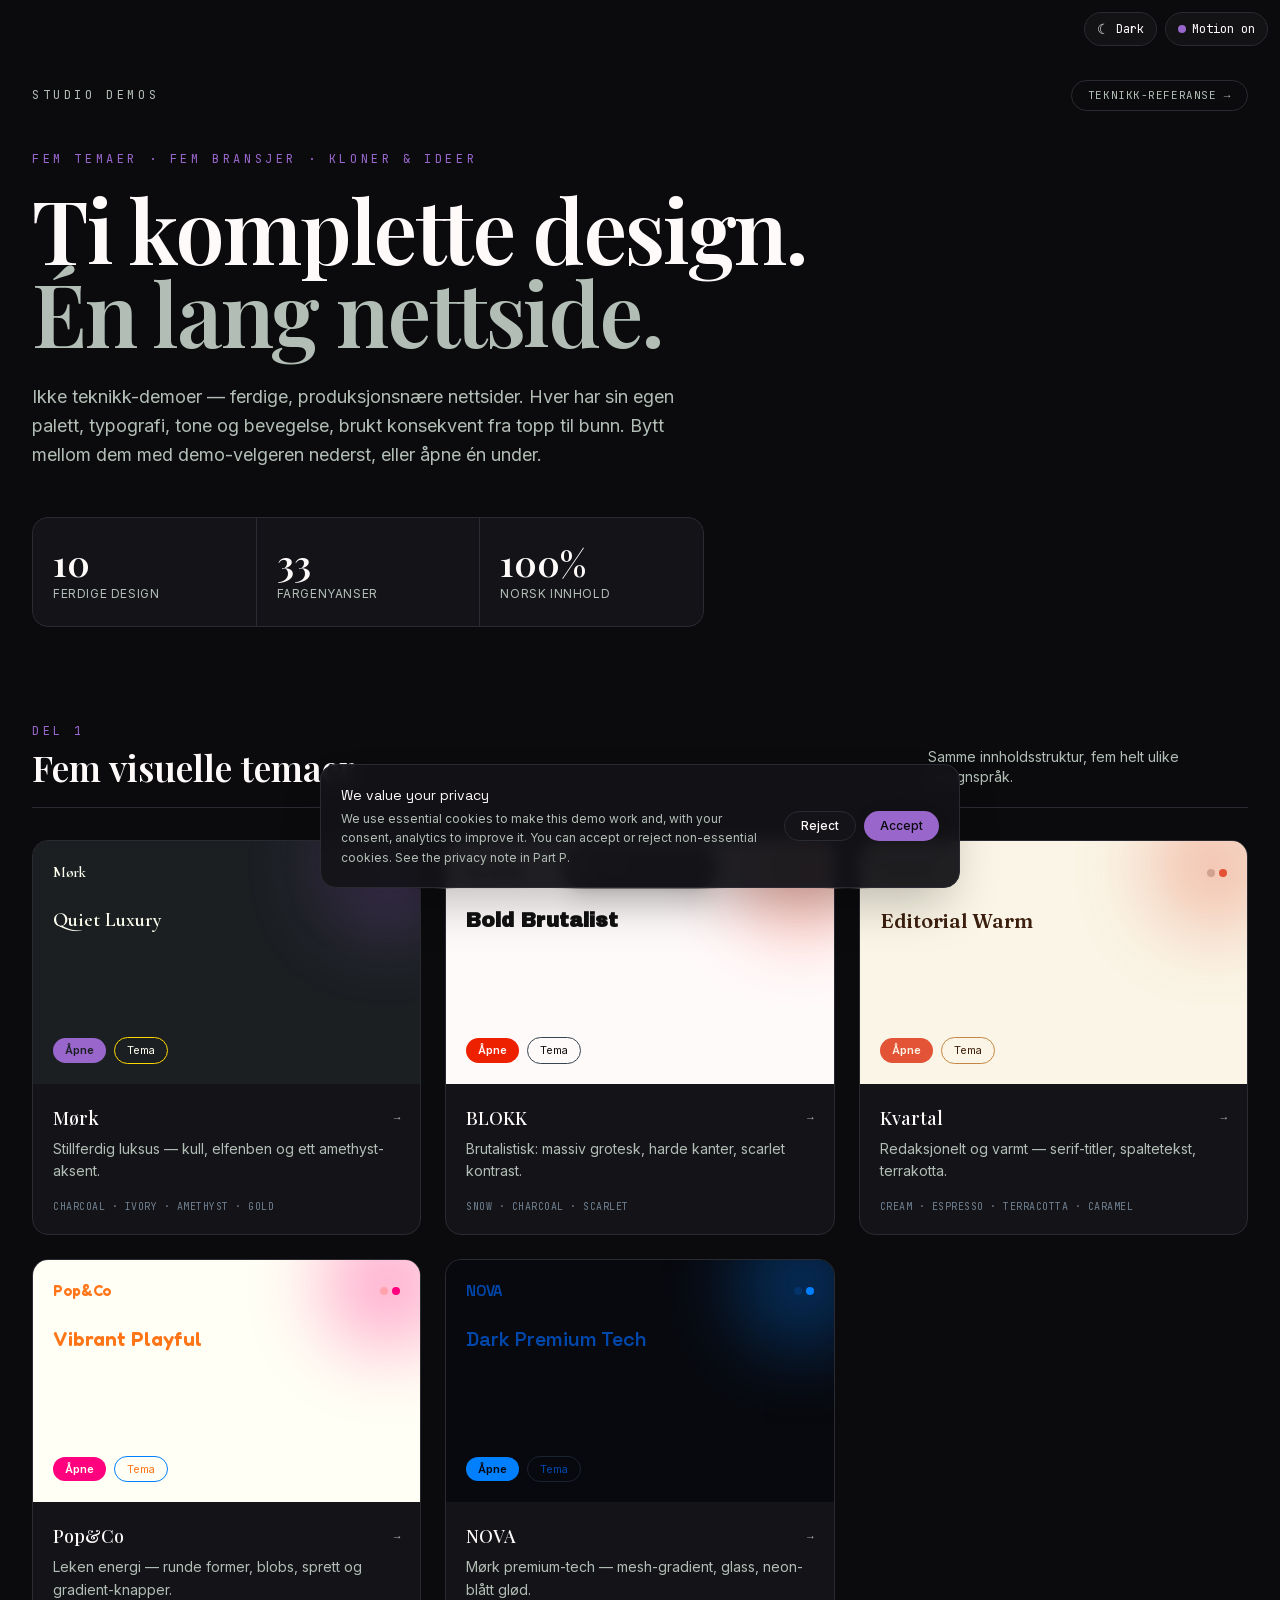
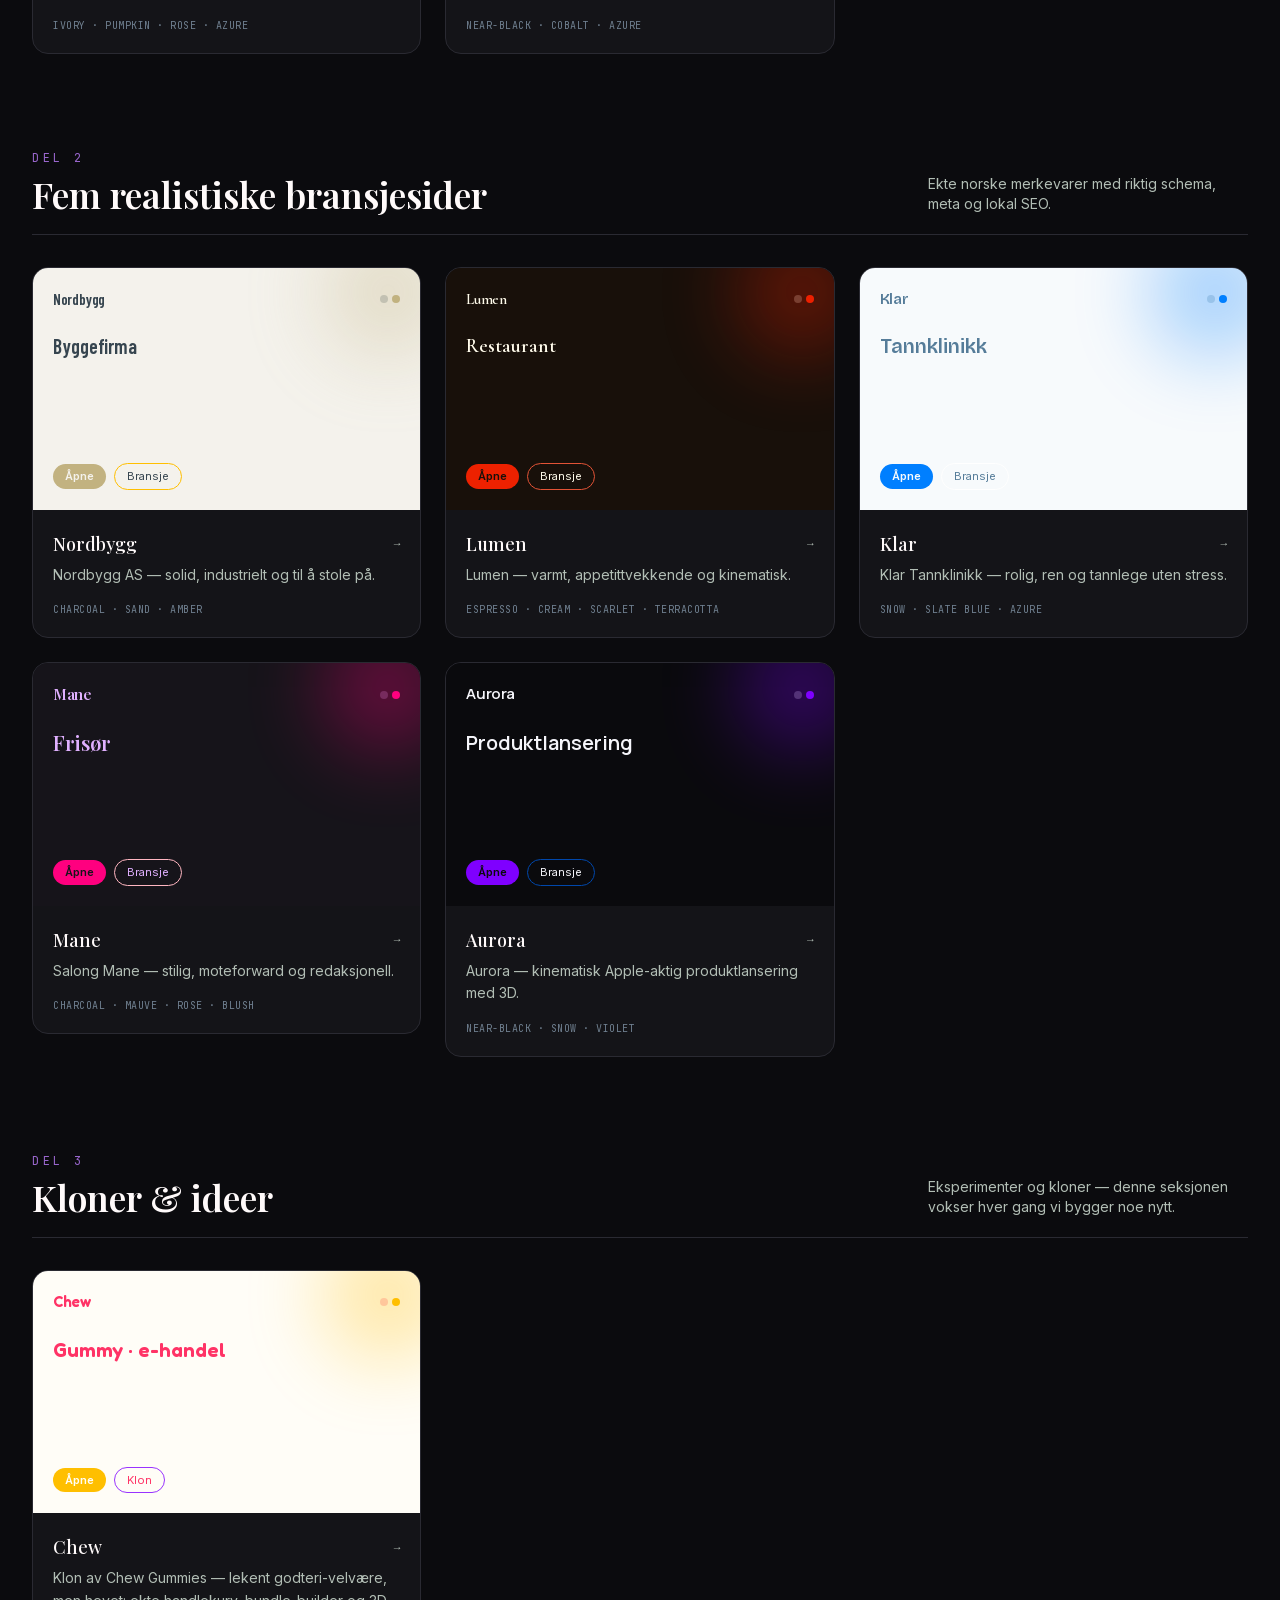
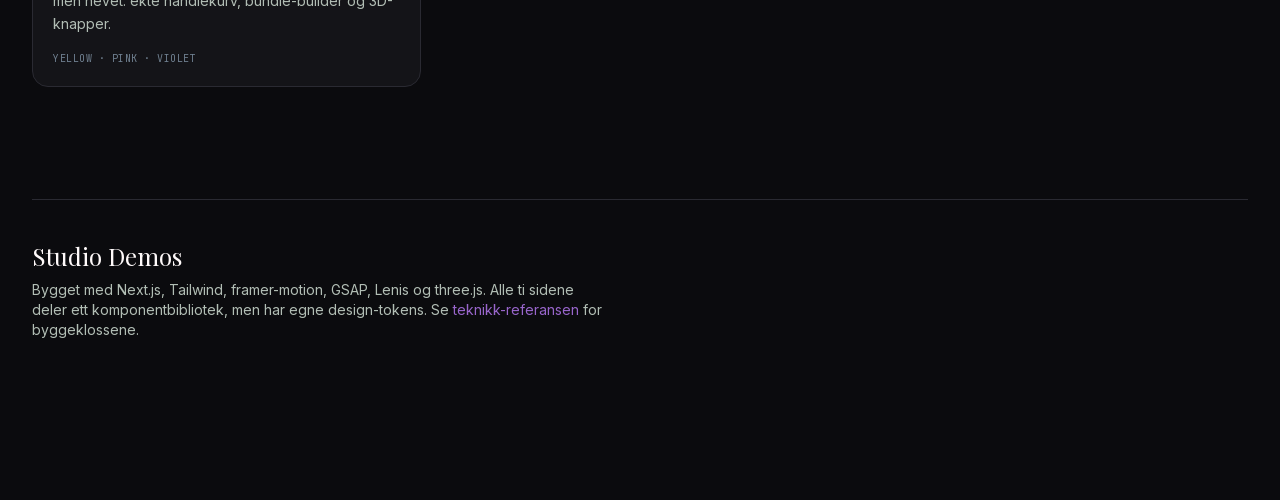
<file: index.html>
<!DOCTYPE html><html lang="nb" class="dark __variable_f367f3 __variable_73ee6c __variable_eef148 __variable_0a80b4 __variable_07d15b __variable_eb41fe __variable_5afde0 __variable_93a132 __variable_dd5b2f __variable_158fa5 __variable_a4bae9 __variable_805830 __variable_3c557b"><head><meta charSet="utf-8"/><meta name="viewport" content="width=device-width, initial-scale=1"/><link rel="stylesheet" href="/_next/static/css/be36116535c6efb6.css" data-precedence="next"/><link rel="stylesheet" href="/_next/static/css/091cba3c0e9cf36c.css" data-precedence="next"/><link rel="preload" as="script" fetchPriority="low" href="/_next/static/chunks/webpack-ead7a0a60bedf2f0.js"/><script src="/_next/static/chunks/fd9d1056-e2e73be9bcc6cbc2.js" async=""></script><script src="/_next/static/chunks/117-acd5dda4c622585c.js" async=""></script><script src="/_next/static/chunks/main-app-d11d49f7336754f1.js" async=""></script><script src="/_next/static/chunks/972-5c005d1da27e3f58.js" async=""></script><script src="/_next/static/chunks/app/page-6ce38b8c1c24e467.js" async=""></script><script src="/_next/static/chunks/c15bf2b0-7971b3d333b0cf68.js" async=""></script><script src="/_next/static/chunks/793-b4d9785de8a6275e.js" async=""></script><script src="/_next/static/chunks/app/layout-a27be5fb130b44f8.js" async=""></script><title>Ti komplette nettsidedesign — oversikt</title><meta name="description" content="Mesterindeks for ti ferdige design: fem visuelle temaer og fem realistiske bransjesider. Hver med egen palett, typografi, tone og bevegelse."/><meta name="author" content="Studio Demos"/><meta name="keywords" content="nettsidedesign,webdesign Norge,temaer,bransjesider,Next.js,framer-motion,gsap,three.js,design demo"/><meta name="robots" content="index, follow"/><link rel="canonical" href="https://deskven.github.io/"/><meta property="og:title" content="Studio Demos — ti komplette nettsidedesign"/><meta property="og:description" content="Fem temaer og fem bransjesider i ett — ferdige design, ikke teknikk-demoer."/><meta property="og:url" content="https://deskven.github.io/"/><meta property="og:site_name" content="Studio Demos"/><meta property="og:locale" content="nb_NO"/><meta property="og:image" content="https://deskven.github.io/og.svg"/><meta property="og:image:width" content="1200"/><meta property="og:image:height" content="630"/><meta property="og:image:alt" content="Studio Demos"/><meta property="og:type" content="website"/><meta name="twitter:card" content="summary_large_image"/><meta name="twitter:title" content="Studio Demos — ti komplette nettsidedesign"/><meta name="twitter:description" content="Fem temaer og fem bransjesider i ett."/><meta name="twitter:image" content="https://deskven.github.io/og.svg"/><link rel="icon" href="/icon.svg?5aa9c3a36ce4c17b" type="image/svg+xml" sizes="any"/><script>(function () {
  try {
    var t = localStorage.getItem('theme');
    if (t !== 'light' && t !== 'dark') t = 'dark';
    document.documentElement.classList.toggle('dark', t === 'dark');
    if (localStorage.getItem('reduce-motion') === '1') {
      document.documentElement.classList.add('reduce-motion');
    }
  } catch (e) {}
})();</script><script type="application/ld+json">{"@context":"https://schema.org","@graph":[{"@type":"Organization","@id":"https://deskven.github.io/#organization","name":"Studio Demos","url":"https://deskven.github.io","logo":"https://deskven.github.io/og.svg"},{"@type":"WebSite","@id":"https://deskven.github.io/#website","url":"https://deskven.github.io","name":"Studio Demos","inLanguage":"nb-NO","publisher":{"@id":"https://deskven.github.io/#organization"}}]}</script><script src="/_next/static/chunks/polyfills-42372ed130431b0a.js" noModule=""></script></head><body class="bg-ink font-sans text-snow antialiased"><a href="#main" class="skip-link">Hopp til innhold</a><main id="main" class="relative mx-auto max-w-7xl px-5 pb-40 pt-20 sm:px-8"><header class="mb-20"><div class="mb-10 flex items-center justify-between"><span class="font-mono text-xs uppercase tracking-[0.3em] text-ash">Studio Demos</span><a class="rounded-full border border-line px-4 py-1.5 font-mono text-[11px] uppercase tracking-wider text-ash transition-colors hover:border-accent/60 hover:text-snow" href="/showcase/">Teknikk-referanse →</a></div><p class="mb-5 font-mono text-xs uppercase tracking-[0.3em] text-accent">Fem temaer · fem bransjer · kloner &amp; ideer</p><h1 class="max-w-4xl font-display text-[clamp(2.6rem,7vw,5.5rem)] font-semibold leading-[0.95] tracking-tight text-snow">Ti komplette design.<br/><span class="text-ash">Én lang nettside.</span></h1><p class="mt-7 max-w-2xl text-lg leading-relaxed text-ash">Ikke teknikk-demoer — ferdige, produksjonsnære nettsider. Hver har sin egen palett, typografi, tone og bevegelse, brukt konsekvent fra topp til bunn. Bytt mellom dem med demo-velgeren nederst, eller åpne én under.</p><dl class="mt-12 grid max-w-2xl grid-cols-3 gap-px overflow-hidden rounded-site border border-line bg-line"><div class="bg-surface px-5 py-6"><dt class="font-display text-4xl font-semibold text-snow">10</dt><dd class="mt-1 text-xs uppercase tracking-wider text-ash">ferdige design</dd></div><div class="bg-surface px-5 py-6"><dt class="font-display text-4xl font-semibold text-snow">33</dt><dd class="mt-1 text-xs uppercase tracking-wider text-ash">fargenyanser</dd></div><div class="bg-surface px-5 py-6"><dt class="font-display text-4xl font-semibold text-snow">100%</dt><dd class="mt-1 text-xs uppercase tracking-wider text-ash">norsk innhold</dd></div></dl></header><section class="mt-24"><div class="mb-8 flex flex-wrap items-end justify-between gap-4 border-b border-line pb-5"><div><p class="font-mono text-xs uppercase tracking-[0.3em] text-accent">Del 1</p><h2 class="mt-2 font-display text-3xl font-semibold text-snow sm:text-4xl">Fem visuelle temaer</h2></div><p class="max-w-xs text-sm text-ash">Samme innholdsstruktur, fem helt ulike designspråk.</p></div><ul class="grid gap-6 sm:grid-cols-2 lg:grid-cols-3"><li><a class="group block overflow-hidden rounded-site border border-line bg-surface transition-all duration-500 ease-expensive hover:-translate-y-1 hover:border-accent/50" href="/tema/1/"><div class="relative aspect-[16/10] overflow-hidden p-5" style="background:#1B1F22;color:#FFFFF0"><div class="flex items-center justify-between"><span class="text-[15px] font-semibold tracking-tight" style="font-family:var(--font-cormorant)">Mørk</span><span class="flex gap-1" aria-hidden="true"><span class="h-2 w-2 rounded-full" style="background:#FFFFF0;opacity:0.25"></span><span class="h-2 w-2 rounded-full" style="background:#9966CC"></span></span></div><div class="absolute -right-8 -top-10 h-32 w-32 rounded-full blur-2xl" style="background:#9966CC;opacity:0.35" aria-hidden="true"></div><p class="mt-6 max-w-[12rem] text-xl font-semibold leading-tight" style="font-family:var(--font-cormorant)">Quiet Luxury</p><div class="absolute bottom-5 left-5 flex items-center gap-2"><span class="rounded-full px-3 py-1 text-[11px] font-semibold" style="background:#9966CC;color:#1B1F22">Åpne</span><span class="rounded-full px-3 py-1 text-[11px]" style="border:1px solid #FFD700;color:#FFFFF0">Tema</span></div></div><div class="p-5"><div class="flex items-center justify-between"><h3 class="font-display text-lg font-medium text-snow">Mørk</h3><span class="font-mono text-[11px] text-ash transition-transform group-hover:translate-x-1">→</span></div><p class="mt-1.5 text-sm leading-relaxed text-ash">Stillferdig luksus — kull, elfenben og ett amethyst-aksent.</p><p class="mt-4 font-mono text-[10px] uppercase tracking-wider text-slate2">Charcoal · Ivory · Amethyst · Gold</p></div></a></li><li><a class="group block overflow-hidden rounded-site border border-line bg-surface transition-all duration-500 ease-expensive hover:-translate-y-1 hover:border-accent/50" href="/tema/2/"><div class="relative aspect-[16/10] overflow-hidden p-5" style="background:#FFFAFA;color:#111111"><div class="flex items-center justify-between"><span class="text-[15px] font-semibold tracking-tight" style="font-family:var(--font-archivo-black)">BLOKK</span><span class="flex gap-1" aria-hidden="true"><span class="h-2 w-2 rounded-full" style="background:#111111;opacity:0.25"></span><span class="h-2 w-2 rounded-full" style="background:#ED2100"></span></span></div><div class="absolute -right-8 -top-10 h-32 w-32 rounded-full blur-2xl" style="background:#ED2100;opacity:0.35" aria-hidden="true"></div><p class="mt-6 max-w-[12rem] text-xl font-semibold leading-tight" style="font-family:var(--font-archivo-black)">Bold Brutalist</p><div class="absolute bottom-5 left-5 flex items-center gap-2"><span class="rounded-full px-3 py-1 text-[11px] font-semibold" style="background:#ED2100;color:#FFFAFA">Åpne</span><span class="rounded-full px-3 py-1 text-[11px]" style="border:1px solid #36454F;color:#111111">Tema</span></div></div><div class="p-5"><div class="flex items-center justify-between"><h3 class="font-display text-lg font-medium text-snow">BLOKK</h3><span class="font-mono text-[11px] text-ash transition-transform group-hover:translate-x-1">→</span></div><p class="mt-1.5 text-sm leading-relaxed text-ash">Brutalistisk: massiv grotesk, harde kanter, scarlet kontrast.</p><p class="mt-4 font-mono text-[10px] uppercase tracking-wider text-slate2">Snow · Charcoal · Scarlet</p></div></a></li><li><a class="group block overflow-hidden rounded-site border border-line bg-surface transition-all duration-500 ease-expensive hover:-translate-y-1 hover:border-accent/50" href="/tema/3/"><div class="relative aspect-[16/10] overflow-hidden p-5" style="background:#FAF5E6;color:#3C1F0F"><div class="flex items-center justify-between"><span class="text-[15px] font-semibold tracking-tight" style="font-family:var(--font-fraunces)">Kvartal</span><span class="flex gap-1" aria-hidden="true"><span class="h-2 w-2 rounded-full" style="background:#3C1F0F;opacity:0.25"></span><span class="h-2 w-2 rounded-full" style="background:#E35336"></span></span></div><div class="absolute -right-8 -top-10 h-32 w-32 rounded-full blur-2xl" style="background:#E35336;opacity:0.35" aria-hidden="true"></div><p class="mt-6 max-w-[12rem] text-xl font-semibold leading-tight" style="font-family:var(--font-fraunces)">Editorial Warm</p><div class="absolute bottom-5 left-5 flex items-center gap-2"><span class="rounded-full px-3 py-1 text-[11px] font-semibold" style="background:#E35336;color:#FAF5E6">Åpne</span><span class="rounded-full px-3 py-1 text-[11px]" style="border:1px solid #C68642;color:#3C1F0F">Tema</span></div></div><div class="p-5"><div class="flex items-center justify-between"><h3 class="font-display text-lg font-medium text-snow">Kvartal</h3><span class="font-mono text-[11px] text-ash transition-transform group-hover:translate-x-1">→</span></div><p class="mt-1.5 text-sm leading-relaxed text-ash">Redaksjonelt og varmt — serif-titler, spaltetekst, terrakotta.</p><p class="mt-4 font-mono text-[10px] uppercase tracking-wider text-slate2">Cream · Espresso · Terracotta · Caramel</p></div></a></li><li><a class="group block overflow-hidden rounded-site border border-line bg-surface transition-all duration-500 ease-expensive hover:-translate-y-1 hover:border-accent/50" href="/tema/4/"><div class="relative aspect-[16/10] overflow-hidden p-5" style="background:#FFFFF5;color:#FF7518"><div class="flex items-center justify-between"><span class="text-[15px] font-semibold tracking-tight" style="font-family:var(--font-fredoka)">Pop&amp;Co</span><span class="flex gap-1" aria-hidden="true"><span class="h-2 w-2 rounded-full" style="background:#FF7518;opacity:0.25"></span><span class="h-2 w-2 rounded-full" style="background:#FF007F"></span></span></div><div class="absolute -right-8 -top-10 h-32 w-32 rounded-full blur-2xl" style="background:#FF007F;opacity:0.35" aria-hidden="true"></div><p class="mt-6 max-w-[12rem] text-xl font-semibold leading-tight" style="font-family:var(--font-fredoka)">Vibrant Playful</p><div class="absolute bottom-5 left-5 flex items-center gap-2"><span class="rounded-full px-3 py-1 text-[11px] font-semibold" style="background:#FF007F;color:#FFFFF5">Åpne</span><span class="rounded-full px-3 py-1 text-[11px]" style="border:1px solid #007FFF;color:#FF7518">Tema</span></div></div><div class="p-5"><div class="flex items-center justify-between"><h3 class="font-display text-lg font-medium text-snow">Pop&amp;Co</h3><span class="font-mono text-[11px] text-ash transition-transform group-hover:translate-x-1">→</span></div><p class="mt-1.5 text-sm leading-relaxed text-ash">Leken energi — runde former, blobs, sprett og gradient-knapper.</p><p class="mt-4 font-mono text-[10px] uppercase tracking-wider text-slate2">Ivory · Pumpkin · Rose · Azure</p></div></a></li><li><a class="group block overflow-hidden rounded-site border border-line bg-surface transition-all duration-500 ease-expensive hover:-translate-y-1 hover:border-accent/50" href="/tema/5/"><div class="relative aspect-[16/10] overflow-hidden p-5" style="background:#08090E;color:#0047AB"><div class="flex items-center justify-between"><span class="text-[15px] font-semibold tracking-tight" style="font-family:var(--font-grotesk)">NOVA</span><span class="flex gap-1" aria-hidden="true"><span class="h-2 w-2 rounded-full" style="background:#0047AB;opacity:0.25"></span><span class="h-2 w-2 rounded-full" style="background:#007FFF"></span></span></div><div class="absolute -right-8 -top-10 h-32 w-32 rounded-full blur-2xl" style="background:#007FFF;opacity:0.35" aria-hidden="true"></div><p class="mt-6 max-w-[12rem] text-xl font-semibold leading-tight" style="font-family:var(--font-grotesk)">Dark Premium Tech</p><div class="absolute bottom-5 left-5 flex items-center gap-2"><span class="rounded-full px-3 py-1 text-[11px] font-semibold" style="background:#007FFF;color:#08090E">Åpne</span><span class="rounded-full px-3 py-1 text-[11px]" style="border:1px solid #1B2230;color:#0047AB">Tema</span></div></div><div class="p-5"><div class="flex items-center justify-between"><h3 class="font-display text-lg font-medium text-snow">NOVA</h3><span class="font-mono text-[11px] text-ash transition-transform group-hover:translate-x-1">→</span></div><p class="mt-1.5 text-sm leading-relaxed text-ash">Mørk premium-tech — mesh-gradient, glass, neon-blått glød.</p><p class="mt-4 font-mono text-[10px] uppercase tracking-wider text-slate2">Near-black · Cobalt · Azure</p></div></a></li></ul></section><section class="mt-24"><div class="mb-8 flex flex-wrap items-end justify-between gap-4 border-b border-line pb-5"><div><p class="font-mono text-xs uppercase tracking-[0.3em] text-accent">Del 2</p><h2 class="mt-2 font-display text-3xl font-semibold text-snow sm:text-4xl">Fem realistiske bransjesider</h2></div><p class="max-w-xs text-sm text-ash">Ekte norske merkevarer med riktig schema, meta og lokal SEO.</p></div><ul class="grid gap-6 sm:grid-cols-2 lg:grid-cols-3"><li><a class="group block overflow-hidden rounded-site border border-line bg-surface transition-all duration-500 ease-expensive hover:-translate-y-1 hover:border-accent/50" href="/bransje/nordbygg/"><div class="relative aspect-[16/10] overflow-hidden p-5" style="background:#F4F2EC;color:#36454F"><div class="flex items-center justify-between"><span class="text-[15px] font-semibold tracking-tight" style="font-family:var(--font-barlow)">Nordbygg</span><span class="flex gap-1" aria-hidden="true"><span class="h-2 w-2 rounded-full" style="background:#36454F;opacity:0.25"></span><span class="h-2 w-2 rounded-full" style="background:#C2B280"></span></span></div><div class="absolute -right-8 -top-10 h-32 w-32 rounded-full blur-2xl" style="background:#C2B280;opacity:0.35" aria-hidden="true"></div><p class="mt-6 max-w-[12rem] text-xl font-semibold leading-tight" style="font-family:var(--font-barlow)">Byggefirma</p><div class="absolute bottom-5 left-5 flex items-center gap-2"><span class="rounded-full px-3 py-1 text-[11px] font-semibold" style="background:#C2B280;color:#F4F2EC">Åpne</span><span class="rounded-full px-3 py-1 text-[11px]" style="border:1px solid #FFBF00;color:#36454F">Bransje</span></div></div><div class="p-5"><div class="flex items-center justify-between"><h3 class="font-display text-lg font-medium text-snow">Nordbygg</h3><span class="font-mono text-[11px] text-ash transition-transform group-hover:translate-x-1">→</span></div><p class="mt-1.5 text-sm leading-relaxed text-ash">Nordbygg AS — solid, industrielt og til å stole på.</p><p class="mt-4 font-mono text-[10px] uppercase tracking-wider text-slate2">Charcoal · Sand · Amber</p></div></a></li><li><a class="group block overflow-hidden rounded-site border border-line bg-surface transition-all duration-500 ease-expensive hover:-translate-y-1 hover:border-accent/50" href="/bransje/lumen/"><div class="relative aspect-[16/10] overflow-hidden p-5" style="background:#18100A;color:#FFFBEB"><div class="flex items-center justify-between"><span class="text-[15px] font-semibold tracking-tight" style="font-family:var(--font-cormorant)">Lumen</span><span class="flex gap-1" aria-hidden="true"><span class="h-2 w-2 rounded-full" style="background:#FFFBEB;opacity:0.25"></span><span class="h-2 w-2 rounded-full" style="background:#ED2100"></span></span></div><div class="absolute -right-8 -top-10 h-32 w-32 rounded-full blur-2xl" style="background:#ED2100;opacity:0.35" aria-hidden="true"></div><p class="mt-6 max-w-[12rem] text-xl font-semibold leading-tight" style="font-family:var(--font-cormorant)">Restaurant</p><div class="absolute bottom-5 left-5 flex items-center gap-2"><span class="rounded-full px-3 py-1 text-[11px] font-semibold" style="background:#ED2100;color:#18100A">Åpne</span><span class="rounded-full px-3 py-1 text-[11px]" style="border:1px solid #E35336;color:#FFFBEB">Bransje</span></div></div><div class="p-5"><div class="flex items-center justify-between"><h3 class="font-display text-lg font-medium text-snow">Lumen</h3><span class="font-mono text-[11px] text-ash transition-transform group-hover:translate-x-1">→</span></div><p class="mt-1.5 text-sm leading-relaxed text-ash">Lumen — varmt, appetittvekkende og kinematisk.</p><p class="mt-4 font-mono text-[10px] uppercase tracking-wider text-slate2">Espresso · Cream · Scarlet · Terracotta</p></div></a></li><li><a class="group block overflow-hidden rounded-site border border-line bg-surface transition-all duration-500 ease-expensive hover:-translate-y-1 hover:border-accent/50" href="/bransje/klar-tannklinikk/"><div class="relative aspect-[16/10] overflow-hidden p-5" style="background:#F7FAFC;color:#557C99"><div class="flex items-center justify-between"><span class="text-[15px] font-semibold tracking-tight" style="font-family:var(--font-bricolage)">Klar</span><span class="flex gap-1" aria-hidden="true"><span class="h-2 w-2 rounded-full" style="background:#557C99;opacity:0.25"></span><span class="h-2 w-2 rounded-full" style="background:#007FFF"></span></span></div><div class="absolute -right-8 -top-10 h-32 w-32 rounded-full blur-2xl" style="background:#007FFF;opacity:0.35" aria-hidden="true"></div><p class="mt-6 max-w-[12rem] text-xl font-semibold leading-tight" style="font-family:var(--font-bricolage)">Tannklinikk</p><div class="absolute bottom-5 left-5 flex items-center gap-2"><span class="rounded-full px-3 py-1 text-[11px] font-semibold" style="background:#007FFF;color:#F7FAFC">Åpne</span><span class="rounded-full px-3 py-1 text-[11px]" style="border:1px solid #FFFFFF;color:#557C99">Bransje</span></div></div><div class="p-5"><div class="flex items-center justify-between"><h3 class="font-display text-lg font-medium text-snow">Klar</h3><span class="font-mono text-[11px] text-ash transition-transform group-hover:translate-x-1">→</span></div><p class="mt-1.5 text-sm leading-relaxed text-ash">Klar Tannklinikk — rolig, ren og tannlege uten stress.</p><p class="mt-4 font-mono text-[10px] uppercase tracking-wider text-slate2">Snow · Slate Blue · Azure</p></div></a></li><li><a class="group block overflow-hidden rounded-site border border-line bg-surface transition-all duration-500 ease-expensive hover:-translate-y-1 hover:border-accent/50" href="/bransje/salong-mane/"><div class="relative aspect-[16/10] overflow-hidden p-5" style="background:#16141A;color:#E0B0FF"><div class="flex items-center justify-between"><span class="text-[15px] font-semibold tracking-tight" style="font-family:var(--font-playfair)">Mane</span><span class="flex gap-1" aria-hidden="true"><span class="h-2 w-2 rounded-full" style="background:#E0B0FF;opacity:0.25"></span><span class="h-2 w-2 rounded-full" style="background:#FF007F"></span></span></div><div class="absolute -right-8 -top-10 h-32 w-32 rounded-full blur-2xl" style="background:#FF007F;opacity:0.35" aria-hidden="true"></div><p class="mt-6 max-w-[12rem] text-xl font-semibold leading-tight" style="font-family:var(--font-playfair)">Frisør</p><div class="absolute bottom-5 left-5 flex items-center gap-2"><span class="rounded-full px-3 py-1 text-[11px] font-semibold" style="background:#FF007F;color:#16141A">Åpne</span><span class="rounded-full px-3 py-1 text-[11px]" style="border:1px solid #FFB6C1;color:#E0B0FF">Bransje</span></div></div><div class="p-5"><div class="flex items-center justify-between"><h3 class="font-display text-lg font-medium text-snow">Mane</h3><span class="font-mono text-[11px] text-ash transition-transform group-hover:translate-x-1">→</span></div><p class="mt-1.5 text-sm leading-relaxed text-ash">Salong Mane — stilig, moteforward og redaksjonell.</p><p class="mt-4 font-mono text-[10px] uppercase tracking-wider text-slate2">Charcoal · Mauve · Rose · Blush</p></div></a></li><li><a class="group block overflow-hidden rounded-site border border-line bg-surface transition-all duration-500 ease-expensive hover:-translate-y-1 hover:border-accent/50" href="/bransje/aurora/"><div class="relative aspect-[16/10] overflow-hidden p-5" style="background:#0A0A0D;color:#F5F5FA"><div class="flex items-center justify-between"><span class="text-[15px] font-semibold tracking-tight" style="font-family:var(--font-manrope)">Aurora</span><span class="flex gap-1" aria-hidden="true"><span class="h-2 w-2 rounded-full" style="background:#F5F5FA;opacity:0.25"></span><span class="h-2 w-2 rounded-full" style="background:#7F00FF"></span></span></div><div class="absolute -right-8 -top-10 h-32 w-32 rounded-full blur-2xl" style="background:#7F00FF;opacity:0.35" aria-hidden="true"></div><p class="mt-6 max-w-[12rem] text-xl font-semibold leading-tight" style="font-family:var(--font-manrope)">Produktlansering</p><div class="absolute bottom-5 left-5 flex items-center gap-2"><span class="rounded-full px-3 py-1 text-[11px] font-semibold" style="background:#7F00FF;color:#0A0A0D">Åpne</span><span class="rounded-full px-3 py-1 text-[11px]" style="border:1px solid #0047AB;color:#F5F5FA">Bransje</span></div></div><div class="p-5"><div class="flex items-center justify-between"><h3 class="font-display text-lg font-medium text-snow">Aurora</h3><span class="font-mono text-[11px] text-ash transition-transform group-hover:translate-x-1">→</span></div><p class="mt-1.5 text-sm leading-relaxed text-ash">Aurora — kinematisk Apple-aktig produktlansering med 3D.</p><p class="mt-4 font-mono text-[10px] uppercase tracking-wider text-slate2">Near-black · Snow · Violet</p></div></a></li></ul></section><section class="mt-24"><div class="mb-8 flex flex-wrap items-end justify-between gap-4 border-b border-line pb-5"><div><p class="font-mono text-xs uppercase tracking-[0.3em] text-accent">Del 3</p><h2 class="mt-2 font-display text-3xl font-semibold text-snow sm:text-4xl">Kloner &amp; ideer</h2></div><p class="max-w-xs text-sm text-ash">Eksperimenter og kloner — denne seksjonen vokser hver gang vi bygger noe nytt.</p></div><ul class="grid gap-6 sm:grid-cols-2 lg:grid-cols-3"><li><a class="group block overflow-hidden rounded-site border border-line bg-surface transition-all duration-500 ease-expensive hover:-translate-y-1 hover:border-accent/50" href="/chew/"><div class="relative aspect-[16/10] overflow-hidden p-5" style="background:#FFFDF7;color:#FF3366"><div class="flex items-center justify-between"><span class="text-[15px] font-semibold tracking-tight" style="font-family:var(--font-fredoka)">Chew</span><span class="flex gap-1" aria-hidden="true"><span class="h-2 w-2 rounded-full" style="background:#FF3366;opacity:0.25"></span><span class="h-2 w-2 rounded-full" style="background:#FFBF00"></span></span></div><div class="absolute -right-8 -top-10 h-32 w-32 rounded-full blur-2xl" style="background:#FFBF00;opacity:0.35" aria-hidden="true"></div><p class="mt-6 max-w-[12rem] text-xl font-semibold leading-tight" style="font-family:var(--font-fredoka)">Gummy · e-handel</p><div class="absolute bottom-5 left-5 flex items-center gap-2"><span class="rounded-full px-3 py-1 text-[11px] font-semibold" style="background:#FFBF00;color:#FFFDF7">Åpne</span><span class="rounded-full px-3 py-1 text-[11px]" style="border:1px solid #9933FF;color:#FF3366">Klon</span></div></div><div class="p-5"><div class="flex items-center justify-between"><h3 class="font-display text-lg font-medium text-snow">Chew</h3><span class="font-mono text-[11px] text-ash transition-transform group-hover:translate-x-1">→</span></div><p class="mt-1.5 text-sm leading-relaxed text-ash">Klon av Chew Gummies — lekent godteri-velvære, men hevet: ekte handlekurv, bundle-builder og 3D-knapper.</p><p class="mt-4 font-mono text-[10px] uppercase tracking-wider text-slate2">Yellow · Pink · Violet</p></div></a></li></ul></section><footer class="mt-28 border-t border-line pt-10"><p class="font-display text-2xl text-snow">Studio Demos</p><p class="mt-2 max-w-xl text-sm text-ash">Bygget med Next.js, Tailwind, framer-motion, GSAP, Lenis og three.js. Alle ti sidene deler ett komponentbibliotek, men har egne design-tokens. Se<!-- --> <a class="text-accent underline-offset-4 hover:underline" href="/showcase/">teknikk-referansen</a> <!-- -->for byggeklossene.</p></footer></main><div class="fixed bottom-3 left-1/2 z-[60] -translate-x-1/2"><button type="button" aria-expanded="false" aria-label="Åpne demo-velger" class="flex items-center gap-2.5 rounded-full border border-white/15 bg-inkfixed/90 py-2 pl-3.5 pr-2.5 text-paper shadow-xl backdrop-blur transition-transform hover:-translate-y-0.5"><span aria-hidden="true" class="grid grid-cols-2 gap-0.5"><span class="h-1.5 w-1.5 rounded-[1px] bg-paper/70"></span><span class="h-1.5 w-1.5 rounded-[1px] bg-paper/70"></span><span class="h-1.5 w-1.5 rounded-[1px] bg-paper/70"></span><span class="h-1.5 w-1.5 rounded-[1px] bg-paper/70"></span></span><span class="font-mono text-[11px] uppercase tracking-wider">Demo</span><span class="font-mono text-[11px] text-paper/55">Forside</span><span aria-hidden="true" class="text-paper/55">▴</span></button></div><div class="fixed right-3 top-3 z-[60] flex items-center gap-2"><button type="button" aria-pressed="false" aria-label="Switch to light theme" title="Theme: dark" class="inline-flex items-center gap-1.5 rounded-full border border-line bg-surface/90 px-3 py-2 font-mono text-xs text-snow backdrop-blur transition-colors hover:border-amethyst/60"><span aria-hidden="true" class="text-sm leading-none">☾</span><span class="hidden sm:inline">Dark</span></button><button type="button" aria-pressed="false" aria-label="Toggle reduced motion" title="Pause animations across the site" class="inline-flex items-center gap-1.5 rounded-full border border-line bg-surface/90 px-3 py-2 font-mono text-xs text-snow backdrop-blur transition-colors hover:border-amethyst/60"><span aria-hidden="true" class="h-2 w-2 rounded-full bg-amethyst"></span><span class="hidden sm:inline">Motion on</span></button></div><div aria-live="polite" aria-atomic="false" class="pointer-events-none fixed bottom-4 right-4 z-[90] flex w-[min(92vw,22rem)] flex-col gap-2"></div><style>@keyframes toastIn{from{opacity:0;transform:translateY(10px)}to{opacity:1;transform:none}}</style><script src="/_next/static/chunks/webpack-ead7a0a60bedf2f0.js" async=""></script><script>(self.__next_f=self.__next_f||[]).push([0]);self.__next_f.push([2,null])</script><script>self.__next_f.push([1,"1:HL[\"/_next/static/css/be36116535c6efb6.css\",\"style\"]\n2:HL[\"/_next/static/css/091cba3c0e9cf36c.css\",\"style\"]\n"])</script><script>self.__next_f.push([1,"3:I[2846,[],\"\"]\n5:I[2972,[\"972\",\"static/chunks/972-5c005d1da27e3f58.js\",\"931\",\"static/chunks/app/page-6ce38b8c1c24e467.js\"],\"\"]\n6:I[8655,[\"922\",\"static/chunks/c15bf2b0-7971b3d333b0cf68.js\",\"972\",\"static/chunks/972-5c005d1da27e3f58.js\",\"793\",\"static/chunks/793-b4d9785de8a6275e.js\",\"185\",\"static/chunks/app/layout-a27be5fb130b44f8.js\"],\"Providers\"]\n7:I[9713,[\"922\",\"static/chunks/c15bf2b0-7971b3d333b0cf68.js\",\"972\",\"static/chunks/972-5c005d1da27e3f58.js\",\"793\",\"static/chunks/793-b4d9785de8a6275e.js\",\"185\",\"static/chunks/app/layout-a27be5fb130b44f8.js\"],\"SmoothScroll\"]\n8:I[4707,[],\"\"]\n9:I[6423,[],\"\"]\na:I[2203,[\"922\",\"static/chunks/c15bf2b0-7971b3d333b0cf68.js\",\"972\",\"static/chunks/972-5c005d1da27e3f58.js\",\"793\",\"static/chunks/793-b4d9785de8a6275e.js\",\"185\",\"static/chunks/app/layout-a27be5fb130b44f8.js\"],\"DemoSwitcher\"]\nb:I[9363,[\"922\",\"static/chunks/c15bf2b0-7971b3d333b0cf68.js\",\"972\",\"static/chunks/972-5c005d1da27e3f58.js\",\"793\",\"static/chunks/793-b4d9785de8a6275e.js\",\"185\",\"static/chunks/app/layout-a27be5fb130b44f8.js\"],\"Controls\"]\nc:I[6922,[\"922\",\"static/chunks/c15bf2b0-7971b3d333b0cf68.js\",\"972\",\"static/chunks/972-5c005d1da27e3f58.js\",\"793\",\"static/chunks/793-b4d9785de8a6275e.js\",\"185\",\"static/chunks/app/layout-a27be5fb130b44f8.js\"],\"CookieConsent\"]\ne:I[1060,[],\"\"]\nf:[]\n"])</script><script>self.__next_f.push([1,"0:[\"$\",\"$L3\",null,{\"buildId\":\"4T2p-NyokpywVzbMmjj1b\",\"assetPrefix\":\"\",\"urlParts\":[\"\",\"\"],\"initialTree\":[\"\",{\"children\":[\"__PAGE__\",{}]},\"$undefined\",\"$undefined\",true],\"initialSeedData\":[\"\",{\"children\":[\"__PAGE__\",{},[[\"$L4\",[\"$\",\"main\",null,{\"id\":\"main\",\"className\":\"relative mx-auto max-w-7xl px-5 pb-40 pt-20 sm:px-8\",\"children\":[[\"$\",\"header\",null,{\"className\":\"mb-20\",\"children\":[[\"$\",\"div\",null,{\"className\":\"mb-10 flex items-center justify-between\",\"children\":[[\"$\",\"span\",null,{\"className\":\"font-mono text-xs uppercase tracking-[0.3em] text-ash\",\"children\":\"Studio Demos\"}],[\"$\",\"$L5\",null,{\"href\":\"/showcase\",\"className\":\"rounded-full border border-line px-4 py-1.5 font-mono text-[11px] uppercase tracking-wider text-ash transition-colors hover:border-accent/60 hover:text-snow\",\"children\":\"Teknikk-referanse →\"}]]}],[\"$\",\"p\",null,{\"className\":\"mb-5 font-mono text-xs uppercase tracking-[0.3em] text-accent\",\"children\":\"Fem temaer · fem bransjer · kloner \u0026 ideer\"}],[\"$\",\"h1\",null,{\"className\":\"max-w-4xl font-display text-[clamp(2.6rem,7vw,5.5rem)] font-semibold leading-[0.95] tracking-tight text-snow\",\"children\":[\"Ti komplette design.\",[\"$\",\"br\",null,{}],[\"$\",\"span\",null,{\"className\":\"text-ash\",\"children\":\"Én lang nettside.\"}]]}],[\"$\",\"p\",null,{\"className\":\"mt-7 max-w-2xl text-lg leading-relaxed text-ash\",\"children\":\"Ikke teknikk-demoer — ferdige, produksjonsnære nettsider. Hver har sin egen palett, typografi, tone og bevegelse, brukt konsekvent fra topp til bunn. Bytt mellom dem med demo-velgeren nederst, eller åpne én under.\"}],[\"$\",\"dl\",null,{\"className\":\"mt-12 grid max-w-2xl grid-cols-3 gap-px overflow-hidden rounded-site border border-line bg-line\",\"children\":[[\"$\",\"div\",\"ferdige design\",{\"className\":\"bg-surface px-5 py-6\",\"children\":[[\"$\",\"dt\",null,{\"className\":\"font-display text-4xl font-semibold text-snow\",\"children\":\"10\"}],[\"$\",\"dd\",null,{\"className\":\"mt-1 text-xs uppercase tracking-wider text-ash\",\"children\":\"ferdige design\"}]]}],[\"$\",\"div\",\"fargenyanser\",{\"className\":\"bg-surface px-5 py-6\",\"children\":[[\"$\",\"dt\",null,{\"className\":\"font-display text-4xl font-semibold text-snow\",\"children\":\"33\"}],[\"$\",\"dd\",null,{\"className\":\"mt-1 text-xs uppercase tracking-wider text-ash\",\"children\":\"fargenyanser\"}]]}],[\"$\",\"div\",\"norsk innhold\",{\"className\":\"bg-surface px-5 py-6\",\"children\":[[\"$\",\"dt\",null,{\"className\":\"font-display text-4xl font-semibold text-snow\",\"children\":\"100%\"}],[\"$\",\"dd\",null,{\"className\":\"mt-1 text-xs uppercase tracking-wider text-ash\",\"children\":\"norsk innhold\"}]]}]]}]]}],[\"$\",\"section\",null,{\"className\":\"mt-24\",\"children\":[[\"$\",\"div\",null,{\"className\":\"mb-8 flex flex-wrap items-end justify-between gap-4 border-b border-line pb-5\",\"children\":[[\"$\",\"div\",null,{\"children\":[[\"$\",\"p\",null,{\"className\":\"font-mono text-xs uppercase tracking-[0.3em] text-accent\",\"children\":\"Del 1\"}],[\"$\",\"h2\",null,{\"className\":\"mt-2 font-display text-3xl font-semibold text-snow sm:text-4xl\",\"children\":\"Fem visuelle temaer\"}]]}],[\"$\",\"p\",null,{\"className\":\"max-w-xs text-sm text-ash\",\"children\":\"Samme innholdsstruktur, fem helt ulike designspråk.\"}]]}],[\"$\",\"ul\",null,{\"className\":\"grid gap-6 sm:grid-cols-2 lg:grid-cols-3\",\"children\":[[\"$\",\"li\",null,{\"children\":[\"$\",\"$L5\",null,{\"href\":\"/tema/1\",\"className\":\"group block overflow-hidden rounded-site border border-line bg-surface transition-all duration-500 ease-expensive hover:-translate-y-1 hover:border-accent/50\",\"children\":[[\"$\",\"div\",null,{\"className\":\"relative aspect-[16/10] overflow-hidden p-5\",\"style\":{\"background\":\"#1B1F22\",\"color\":\"#FFFFF0\"},\"children\":[[\"$\",\"div\",null,{\"className\":\"flex items-center justify-between\",\"children\":[[\"$\",\"span\",null,{\"className\":\"text-[15px] font-semibold tracking-tight\",\"style\":{\"fontFamily\":\"var(--font-cormorant)\"},\"children\":\"Mørk\"}],[\"$\",\"span\",null,{\"className\":\"flex gap-1\",\"aria-hidden\":true,\"children\":[[\"$\",\"span\",null,{\"className\":\"h-2 w-2 rounded-full\",\"style\":{\"background\":\"#FFFFF0\",\"opacity\":0.25}}],[\"$\",\"span\",null,{\"className\":\"h-2 w-2 rounded-full\",\"style\":{\"background\":\"#9966CC\"}}]]}]]}],[\"$\",\"div\",null,{\"className\":\"absolute -right-8 -top-10 h-32 w-32 rounded-full blur-2xl\",\"style\":{\"background\":\"#9966CC\",\"opacity\":0.35},\"aria-hidden\":true}],[\"$\",\"p\",null,{\"className\":\"mt-6 max-w-[12rem] text-xl font-semibold leading-tight\",\"style\":{\"fontFamily\":\"var(--font-cormorant)\"},\"children\":\"Quiet Luxury\"}],[\"$\",\"div\",null,{\"className\":\"absolute bottom-5 left-5 flex items-center gap-2\",\"children\":[[\"$\",\"span\",null,{\"className\":\"rounded-full px-3 py-1 text-[11px] font-semibold\",\"style\":{\"background\":\"#9966CC\",\"color\":\"#1B1F22\"},\"children\":\"Åpne\"}],[\"$\",\"span\",null,{\"className\":\"rounded-full px-3 py-1 text-[11px]\",\"style\":{\"border\":\"1px solid #FFD700\",\"color\":\"#FFFFF0\"},\"children\":\"Tema\"}]]}]]}],[\"$\",\"div\",null,{\"className\":\"p-5\",\"children\":[[\"$\",\"div\",null,{\"className\":\"flex items-center justify-between\",\"children\":[[\"$\",\"h3\",null,{\"className\":\"font-display text-lg font-medium text-snow\",\"children\":\"Mørk\"}],[\"$\",\"span\",null,{\"className\":\"font-mono text-[11px] text-ash transition-transform group-hover:translate-x-1\",\"children\":\"→\"}]]}],[\"$\",\"p\",null,{\"className\":\"mt-1.5 text-sm leading-relaxed text-ash\",\"children\":\"Stillferdig luksus — kull, elfenben og ett amethyst-aksent.\"}],[\"$\",\"p\",null,{\"className\":\"mt-4 font-mono text-[10px] uppercase tracking-wider text-slate2\",\"children\":\"Charcoal · Ivory · Amethyst · Gold\"}]]}]]}]}],[\"$\",\"li\",null,{\"children\":[\"$\",\"$L5\",null,{\"href\":\"/tema/2\",\"className\":\"group block overflow-hidden rounded-site border border-line bg-surface transition-all duration-500 ease-expensive hover:-translate-y-1 hover:border-accent/50\",\"children\":[[\"$\",\"div\",null,{\"className\":\"relative aspect-[16/10] overflow-hidden p-5\",\"style\":{\"background\":\"#FFFAFA\",\"color\":\"#111111\"},\"children\":[[\"$\",\"div\",null,{\"className\":\"flex items-center justify-between\",\"children\":[[\"$\",\"span\",null,{\"className\":\"text-[15px] font-semibold tracking-tight\",\"style\":{\"fontFamily\":\"var(--font-archivo-black)\"},\"children\":\"BLOKK\"}],[\"$\",\"span\",null,{\"className\":\"flex gap-1\",\"aria-hidden\":true,\"children\":[[\"$\",\"span\",null,{\"className\":\"h-2 w-2 rounded-full\",\"style\":{\"background\":\"#111111\",\"opacity\":0.25}}],[\"$\",\"span\",null,{\"className\":\"h-2 w-2 rounded-full\",\"style\":{\"background\":\"#ED2100\"}}]]}]]}],[\"$\",\"div\",null,{\"className\":\"absolute -right-8 -top-10 h-32 w-32 rounded-full blur-2xl\",\"style\":{\"background\":\"#ED2100\",\"opacity\":0.35},\"aria-hidden\":true}],[\"$\",\"p\",null,{\"className\":\"mt-6 max-w-[12rem] text-xl font-semibold leading-tight\",\"style\":{\"fontFamily\":\"var(--font-archivo-black)\"},\"children\":\"Bold Brutalist\"}],[\"$\",\"div\",null,{\"className\":\"absolute bottom-5 left-5 flex items-center gap-2\",\"children\":[[\"$\",\"span\",null,{\"className\":\"rounded-full px-3 py-1 text-[11px] font-semibold\",\"style\":{\"background\":\"#ED2100\",\"color\":\"#FFFAFA\"},\"children\":\"Åpne\"}],[\"$\",\"span\",null,{\"className\":\"rounded-full px-3 py-1 text-[11px]\",\"style\":{\"border\":\"1px solid #36454F\",\"color\":\"#111111\"},\"children\":\"Tema\"}]]}]]}],[\"$\",\"div\",null,{\"className\":\"p-5\",\"children\":[[\"$\",\"div\",null,{\"className\":\"flex items-center justify-between\",\"children\":[[\"$\",\"h3\",null,{\"className\":\"font-display text-lg font-medium text-snow\",\"children\":\"BLOKK\"}],[\"$\",\"span\",null,{\"className\":\"font-mono text-[11px] text-ash transition-transform group-hover:translate-x-1\",\"children\":\"→\"}]]}],[\"$\",\"p\",null,{\"className\":\"mt-1.5 text-sm leading-relaxed text-ash\",\"children\":\"Brutalistisk: massiv grotesk, harde kanter, scarlet kontrast.\"}],[\"$\",\"p\",null,{\"className\":\"mt-4 font-mono text-[10px] uppercase tracking-wider text-slate2\",\"children\":\"Snow · Charcoal · Scarlet\"}]]}]]}]}],[\"$\",\"li\",null,{\"children\":[\"$\",\"$L5\",null,{\"href\":\"/tema/3\",\"className\":\"group block overflow-hidden rounded-site border border-line bg-surface transition-all duration-500 ease-expensive hover:-translate-y-1 hover:border-accent/50\",\"children\":[[\"$\",\"div\",null,{\"className\":\"relative aspect-[16/10] overflow-hidden p-5\",\"style\":{\"background\":\"#FAF5E6\",\"color\":\"#3C1F0F\"},\"children\":[[\"$\",\"div\",null,{\"className\":\"flex items-center justify-between\",\"children\":[[\"$\",\"span\",null,{\"className\":\"text-[15px] font-semibold tracking-tight\",\"style\":{\"fontFamily\":\"var(--font-fraunces)\"},\"children\":\"Kvartal\"}],[\"$\",\"span\",null,{\"className\":\"flex gap-1\",\"aria-hidden\":true,\"children\":[[\"$\",\"span\",null,{\"className\":\"h-2 w-2 rounded-full\",\"style\":{\"background\":\"#3C1F0F\",\"opacity\":0.25}}],[\"$\",\"span\",null,{\"className\":\"h-2 w-2 rounded-full\",\"style\":{\"background\":\"#E35336\"}}]]}]]}],[\"$\",\"div\",null,{\"className\":\"absolute -right-8 -top-10 h-32 w-32 rounded-full blur-2xl\",\"style\":{\"background\":\"#E35336\",\"opacity\":0.35},\"aria-hidden\":true}],[\"$\",\"p\",null,{\"className\":\"mt-6 max-w-[12rem] text-xl font-semibold leading-tight\",\"style\":{\"fontFamily\":\"var(--font-fraunces)\"},\"children\":\"Editorial Warm\"}],[\"$\",\"div\",null,{\"className\":\"absolute bottom-5 left-5 flex items-center gap-2\",\"children\":[[\"$\",\"span\",null,{\"className\":\"rounded-full px-3 py-1 text-[11px] font-semibold\",\"style\":{\"background\":\"#E35336\",\"color\":\"#FAF5E6\"},\"children\":\"Åpne\"}],[\"$\",\"span\",null,{\"className\":\"rounded-full px-3 py-1 text-[11px]\",\"style\":{\"border\":\"1px solid #C68642\",\"color\":\"#3C1F0F\"},\"children\":\"Tema\"}]]}]]}],[\"$\",\"div\",null,{\"className\":\"p-5\",\"children\":[[\"$\",\"div\",null,{\"className\":\"flex items-center justify-between\",\"children\":[[\"$\",\"h3\",null,{\"className\":\"font-display text-lg font-medium text-snow\",\"children\":\"Kvartal\"}],[\"$\",\"span\",null,{\"className\":\"font-mono text-[11px] text-ash transition-transform group-hover:translate-x-1\",\"children\":\"→\"}]]}],[\"$\",\"p\",null,{\"className\":\"mt-1.5 text-sm leading-relaxed text-ash\",\"children\":\"Redaksjonelt og varmt — serif-titler, spaltetekst, terrakotta.\"}],[\"$\",\"p\",null,{\"className\":\"mt-4 font-mono text-[10px] uppercase tracking-wider text-slate2\",\"children\":\"Cream · Espresso · Terracotta · Caramel\"}]]}]]}]}],[\"$\",\"li\",null,{\"children\":[\"$\",\"$L5\",null,{\"href\":\"/tema/4\",\"className\":\"group block overflow-hidden rounded-site border border-line bg-surface transition-all duration-500 ease-expensive hover:-translate-y-1 hover:border-accent/50\",\"children\":[[\"$\",\"div\",null,{\"className\":\"relative aspect-[16/10] overflow-hidden p-5\",\"style\":{\"background\":\"#FFFFF5\",\"color\":\"#FF7518\"},\"children\":[[\"$\",\"div\",null,{\"className\":\"flex items-center justify-between\",\"children\":[[\"$\",\"span\",null,{\"className\":\"text-[15px] font-semibold tracking-tight\",\"style\":{\"fontFamily\":\"var(--font-fredoka)\"},\"children\":\"Pop\u0026Co\"}],[\"$\",\"span\",null,{\"className\":\"flex gap-1\",\"aria-hidden\":true,\"children\":[[\"$\",\"span\",null,{\"className\":\"h-2 w-2 rounded-full\",\"style\":{\"background\":\"#FF7518\",\"opacity\":0.25}}],[\"$\",\"span\",null,{\"className\":\"h-2 w-2 rounded-full\",\"style\":{\"background\":\"#FF007F\"}}]]}]]}],[\"$\",\"div\",null,{\"className\":\"absolute -right-8 -top-10 h-32 w-32 rounded-full blur-2xl\",\"style\":{\"background\":\"#FF007F\",\"opacity\":0.35},\"aria-hidden\":true}],[\"$\",\"p\",null,{\"className\":\"mt-6 max-w-[12rem] text-xl font-semibold leading-tight\",\"style\":{\"fontFamily\":\"var(--font-fredoka)\"},\"children\":\"Vibrant Playful\"}],[\"$\",\"div\",null,{\"className\":\"absolute bottom-5 left-5 flex items-center gap-2\",\"children\":[[\"$\",\"span\",null,{\"className\":\"rounded-full px-3 py-1 text-[11px] font-semibold\",\"style\":{\"background\":\"#FF007F\",\"color\":\"#FFFFF5\"},\"children\":\"Åpne\"}],[\"$\",\"span\",null,{\"className\":\"rounded-full px-3 py-1 text-[11px]\",\"style\":{\"border\":\"1px solid #007FFF\",\"color\":\"#FF7518\"},\"children\":\"Tema\"}]]}]]}],[\"$\",\"div\",null,{\"className\":\"p-5\",\"children\":[[\"$\",\"div\",null,{\"className\":\"flex items-center justify-between\",\"children\":[[\"$\",\"h3\",null,{\"className\":\"font-display text-lg font-medium text-snow\",\"children\":\"Pop\u0026Co\"}],[\"$\",\"span\",null,{\"className\":\"font-mono text-[11px] text-ash transition-transform group-hover:translate-x-1\",\"children\":\"→\"}]]}],[\"$\",\"p\",null,{\"className\":\"mt-1.5 text-sm leading-relaxed text-ash\",\"children\":\"Leken energi — runde former, blobs, sprett og gradient-knapper.\"}],[\"$\",\"p\",null,{\"className\":\"mt-4 font-mono text-[10px] uppercase tracking-wider text-slate2\",\"children\":\"Ivory · Pumpkin · Rose · Azure\"}]]}]]}]}],[\"$\",\"li\",null,{\"children\":[\"$\",\"$L5\",null,{\"href\":\"/tema/5\",\"className\":\"group block overflow-hidden rounded-site border border-line bg-surface transition-all duration-500 ease-expensive hover:-translate-y-1 hover:border-accent/50\",\"children\":[[\"$\",\"div\",null,{\"className\":\"relative aspect-[16/10] overflow-hidden p-5\",\"style\":{\"background\":\"#08090E\",\"color\":\"#0047AB\"},\"children\":[[\"$\",\"div\",null,{\"className\":\"flex items-center justify-between\",\"children\":[[\"$\",\"span\",null,{\"className\":\"text-[15px] font-semibold tracking-tight\",\"style\":{\"fontFamily\":\"var(--font-grotesk)\"},\"children\":\"NOVA\"}],[\"$\",\"span\",null,{\"className\":\"flex gap-1\",\"aria-hidden\":true,\"children\":[[\"$\",\"span\",null,{\"className\":\"h-2 w-2 rounded-full\",\"style\":{\"background\":\"#0047AB\",\"opacity\":0.25}}],[\"$\",\"span\",null,{\"className\":\"h-2 w-2 rounded-full\",\"style\":{\"background\":\"#007FFF\"}}]]}]]}],[\"$\",\"div\",null,{\"className\":\"absolute -right-8 -top-10 h-32 w-32 rounded-full blur-2xl\",\"style\":{\"background\":\"#007FFF\",\"opacity\":0.35},\"aria-hidden\":true}],[\"$\",\"p\",null,{\"className\":\"mt-6 max-w-[12rem] text-xl font-semibold leading-tight\",\"style\":{\"fontFamily\":\"var(--font-grotesk)\"},\"children\":\"Dark Premium Tech\"}],[\"$\",\"div\",null,{\"className\":\"absolute bottom-5 left-5 flex items-center gap-2\",\"children\":[[\"$\",\"span\",null,{\"className\":\"rounded-full px-3 py-1 text-[11px] font-semibold\",\"style\":{\"background\":\"#007FFF\",\"color\":\"#08090E\"},\"children\":\"Åpne\"}],[\"$\",\"span\",null,{\"className\":\"rounded-full px-3 py-1 text-[11px]\",\"style\":{\"border\":\"1px solid #1B2230\",\"color\":\"#0047AB\"},\"children\":\"Tema\"}]]}]]}],[\"$\",\"div\",null,{\"className\":\"p-5\",\"children\":[[\"$\",\"div\",null,{\"className\":\"flex items-center justify-between\",\"children\":[[\"$\",\"h3\",null,{\"className\":\"font-display text-lg font-medium text-snow\",\"children\":\"NOVA\"}],[\"$\",\"span\",null,{\"className\":\"font-mono text-[11px] text-ash transition-transform group-hover:translate-x-1\",\"children\":\"→\"}]]}],[\"$\",\"p\",null,{\"className\":\"mt-1.5 text-sm leading-relaxed text-ash\",\"children\":\"Mørk premium-tech — mesh-gradient, glass, neon-blått glød.\"}],[\"$\",\"p\",null,{\"className\":\"mt-4 font-mono text-[10px] uppercase tracking-wider text-slate2\",\"children\":\"Near-black · Cobalt · Azure\"}]]}]]}]}]]}]]}],[\"$\",\"section\",null,{\"className\":\"mt-24\",\"children\":[[\"$\",\"div\",null,{\"className\":\"mb-8 flex flex-wrap items-end justify-between gap-4 border-b border-line pb-5\",\"children\":[[\"$\",\"div\",null,{\"children\":[[\"$\",\"p\",null,{\"className\":\"font-mono text-xs uppercase tracking-[0.3em] text-accent\",\"children\":\"Del 2\"}],[\"$\",\"h2\",null,{\"className\":\"mt-2 font-display text-3xl font-semibold text-snow sm:text-4xl\",\"children\":\"Fem realistiske bransjesider\"}]]}],[\"$\",\"p\",null,{\"className\":\"max-w-xs text-sm text-ash\",\"children\":\"Ekte norske merkevarer med riktig schema, meta og lokal SEO.\"}]]}],[\"$\",\"ul\",null,{\"className\":\"grid gap-6 sm:grid-cols-2 lg:grid-cols-3\",\"children\":[[\"$\",\"li\",null,{\"children\":[\"$\",\"$L5\",null,{\"href\":\"/bransje/nordbygg\",\"className\":\"group block overflow-hidden rounded-site border border-line bg-surface transition-all duration-500 ease-expensive hover:-translate-y-1 hover:border-accent/50\",\"children\":[[\"$\",\"div\",null,{\"className\":\"relative aspect-[16/10] overflow-hidden p-5\",\"style\":{\"background\":\"#F4F2EC\",\"color\":\"#36454F\"},\"children\":[[\"$\",\"div\",null,{\"className\":\"flex items-center justify-between\",\"children\":[[\"$\",\"span\",null,{\"className\":\"text-[15px] font-semibold tracking-tight\",\"style\":{\"fontFamily\":\"var(--font-barlow)\"},\"children\":\"Nordbygg\"}],[\"$\",\"span\",null,{\"className\":\"flex gap-1\",\"aria-hidden\":true,\"children\":[[\"$\",\"span\",null,{\"className\":\"h-2 w-2 rounded-full\",\"style\":{\"background\":\"#36454F\",\"opacity\":0.25}}],[\"$\",\"span\",null,{\"className\":\"h-2 w-2 rounded-full\",\"style\":{\"background\":\"#C2B280\"}}]]}]]}],[\"$\",\"div\",null,{\"className\":\"absolute -right-8 -top-10 h-32 w-32 rounded-full blur-2xl\",\"style\":{\"background\":\"#C2B280\",\"opacity\":0.35},\"aria-hidden\":true}],[\"$\",\"p\",null,{\"className\":\"mt-6 max-w-[12rem] text-xl font-semibold leading-tight\",\"style\":{\"fontFamily\":\"var(--font-barlow)\"},\"children\":\"Byggefirma\"}],[\"$\",\"div\",null,{\"className\":\"absolute bottom-5 left-5 flex items-center gap-2\",\"children\":[[\"$\",\"span\",null,{\"className\":\"rounded-full px-3 py-1 text-[11px] font-semibold\",\"style\":{\"background\":\"#C2B280\",\"color\":\"#F4F2EC\"},\"children\":\"Åpne\"}],[\"$\",\"span\",null,{\"className\":\"rounded-full px-3 py-1 text-[11px]\",\"style\":{\"border\":\"1px solid #FFBF00\",\"color\":\"#36454F\"},\"children\":\"Bransje\"}]]}]]}],[\"$\",\"div\",null,{\"className\":\"p-5\",\"children\":[[\"$\",\"div\",null,{\"className\":\"flex items-center justify-between\",\"children\":[[\"$\",\"h3\",null,{\"className\":\"font-display text-lg font-medium text-snow\",\"children\":\"Nordbygg\"}],[\"$\",\"span\",null,{\"className\":\"font-mono text-[11px] text-ash transition-transform group-hover:translate-x-1\",\"children\":\"→\"}]]}],[\"$\",\"p\",null,{\"className\":\"mt-1.5 text-sm leading-relaxed text-ash\",\"children\":\"Nordbygg AS — solid, industrielt og til å stole på.\"}],[\"$\",\"p\",null,{\"className\":\"mt-4 font-mono text-[10px] uppercase tracking-wider text-slate2\",\"children\":\"Charcoal · Sand · Amber\"}]]}]]}]}],[\"$\",\"li\",null,{\"children\":[\"$\",\"$L5\",null,{\"href\":\"/bransje/lumen\",\"className\":\"group block overflow-hidden rounded-site border border-line bg-surface transition-all duration-500 ease-expensive hover:-translate-y-1 hover:border-accent/50\",\"children\":[[\"$\",\"div\",null,{\"className\":\"relative aspect-[16/10] overflow-hidden p-5\",\"style\":{\"background\":\"#18100A\",\"color\":\"#FFFBEB\"},\"children\":[[\"$\",\"div\",null,{\"className\":\"flex items-center justify-between\",\"children\":[[\"$\",\"span\",null,{\"className\":\"text-[15px] font-semibold tracking-tight\",\"style\":{\"fontFamily\":\"var(--font-cormorant)\"},\"children\":\"Lumen\"}],[\"$\",\"span\",null,{\"className\":\"flex gap-1\",\"aria-hidden\":true,\"children\":[[\"$\",\"span\",null,{\"className\":\"h-2 w-2 rounded-full\",\"style\":{\"background\":\"#FFFBEB\",\"opacity\":0.25}}],[\"$\",\"span\",null,{\"className\":\"h-2 w-2 rounded-full\",\"style\":{\"background\":\"#ED2100\"}}]]}]]}],[\"$\",\"div\",null,{\"className\":\"absolute -right-8 -top-10 h-32 w-32 rounded-full blur-2xl\",\"style\":{\"background\":\"#ED2100\",\"opacity\":0.35},\"aria-hidden\":true}],[\"$\",\"p\",null,{\"className\":\"mt-6 max-w-[12rem] text-xl font-semibold leading-tight\",\"style\":{\"fontFamily\":\"var(--font-cormorant)\"},\"children\":\"Restaurant\"}],[\"$\",\"div\",null,{\"className\":\"absolute bottom-5 left-5 flex items-center gap-2\",\"children\":[[\"$\",\"span\",null,{\"className\":\"rounded-full px-3 py-1 text-[11px] font-semibold\",\"style\":{\"background\":\"#ED2100\",\"color\":\"#18100A\"},\"children\":\"Åpne\"}],[\"$\",\"span\",null,{\"className\":\"rounded-full px-3 py-1 text-[11px]\",\"style\":{\"border\":\"1px solid #E35336\",\"color\":\"#FFFBEB\"},\"children\":\"Bransje\"}]]}]]}],[\"$\",\"div\",null,{\"className\":\"p-5\",\"children\":[[\"$\",\"div\",null,{\"className\":\"flex items-center justify-between\",\"children\":[[\"$\",\"h3\",null,{\"className\":\"font-display text-lg font-medium text-snow\",\"children\":\"Lumen\"}],[\"$\",\"span\",null,{\"className\":\"font-mono text-[11px] text-ash transition-transform group-hover:translate-x-1\",\"children\":\"→\"}]]}],[\"$\",\"p\",null,{\"className\":\"mt-1.5 text-sm leading-relaxed text-ash\",\"children\":\"Lumen — varmt, appetittvekkende og kinematisk.\"}],[\"$\",\"p\",null,{\"className\":\"mt-4 font-mono text-[10px] uppercase tracking-wider text-slate2\",\"children\":\"Espresso · Cream · Scarlet · Terracotta\"}]]}]]}]}],[\"$\",\"li\",null,{\"children\":[\"$\",\"$L5\",null,{\"href\":\"/bransje/klar-tannklinikk\",\"className\":\"group block overflow-hidden rounded-site border border-line bg-surface transition-all duration-500 ease-expensive hover:-translate-y-1 hover:border-accent/50\",\"children\":[[\"$\",\"div\",null,{\"className\":\"relative aspect-[16/10] overflow-hidden p-5\",\"style\":{\"background\":\"#F7FAFC\",\"color\":\"#557C99\"},\"children\":[[\"$\",\"div\",null,{\"className\":\"flex items-center justify-between\",\"children\":[[\"$\",\"span\",null,{\"className\":\"text-[15px] font-semibold tracking-tight\",\"style\":{\"fontFamily\":\"var(--font-bricolage)\"},\"children\":\"Klar\"}],[\"$\",\"span\",null,{\"className\":\"flex gap-1\",\"aria-hidden\":true,\"children\":[[\"$\",\"span\",null,{\"className\":\"h-2 w-2 rounded-full\",\"style\":{\"background\":\"#557C99\",\"opacity\":0.25}}],[\"$\",\"span\",null,{\"className\":\"h-2 w-2 rounded-full\",\"style\":{\"background\":\"#007FFF\"}}]]}]]}],[\"$\",\"div\",null,{\"className\":\"absolute -right-8 -top-10 h-32 w-32 rounded-full blur-2xl\",\"style\":{\"background\":\"#007FFF\",\"opacity\":0.35},\"aria-hidden\":true}],[\"$\",\"p\",null,{\"className\":\"mt-6 max-w-[12rem] text-xl font-semibold leading-tight\",\"style\":{\"fontFamily\":\"var(--font-bricolage)\"},\"children\":\"Tannklinikk\"}],[\"$\",\"div\",null,{\"className\":\"absolute bottom-5 left-5 flex items-center gap-2\",\"children\":[[\"$\",\"span\",null,{\"className\":\"rounded-full px-3 py-1 text-[11px] font-semibold\",\"style\":{\"background\":\"#007FFF\",\"color\":\"#F7FAFC\"},\"children\":\"Åpne\"}],[\"$\",\"span\",null,{\"className\":\"rounded-full px-3 py-1 text-[11px]\",\"style\":{\"border\":\"1px solid #FFFFFF\",\"color\":\"#557C99\"},\"children\":\"Bransje\"}]]}]]}],[\"$\",\"div\",null,{\"className\":\"p-5\",\"children\":[[\"$\",\"div\",null,{\"className\":\"flex items-center justify-between\",\"children\":[[\"$\",\"h3\",null,{\"className\":\"font-display text-lg font-medium text-snow\",\"children\":\"Klar\"}],[\"$\",\"span\",null,{\"className\":\"font-mono text-[11px] text-ash transition-transform group-hover:translate-x-1\",\"children\":\"→\"}]]}],[\"$\",\"p\",null,{\"className\":\"mt-1.5 text-sm leading-relaxed text-ash\",\"children\":\"Klar Tannklinikk — rolig, ren og tannlege uten stress.\"}],[\"$\",\"p\",null,{\"className\":\"mt-4 font-mono text-[10px] uppercase tracking-wider text-slate2\",\"children\":\"Snow · Slate Blue · Azure\"}]]}]]}]}],[\"$\",\"li\",null,{\"children\":[\"$\",\"$L5\",null,{\"href\":\"/bransje/salong-mane\",\"className\":\"group block overflow-hidden rounded-site border border-line bg-surface transition-all duration-500 ease-expensive hover:-translate-y-1 hover:border-accent/50\",\"children\":[[\"$\",\"div\",null,{\"className\":\"relative aspect-[16/10] overflow-hidden p-5\",\"style\":{\"background\":\"#16141A\",\"color\":\"#E0B0FF\"},\"children\":[[\"$\",\"div\",null,{\"className\":\"flex items-center justify-between\",\"children\":[[\"$\",\"span\",null,{\"className\":\"text-[15px] font-semibold tracking-tight\",\"style\":{\"fontFamily\":\"var(--font-playfair)\"},\"children\":\"Mane\"}],[\"$\",\"span\",null,{\"className\":\"flex gap-1\",\"aria-hidden\":true,\"children\":[[\"$\",\"span\",null,{\"className\":\"h-2 w-2 rounded-full\",\"style\":{\"background\":\"#E0B0FF\",\"opacity\":0.25}}],[\"$\",\"span\",null,{\"className\":\"h-2 w-2 rounded-full\",\"style\":{\"background\":\"#FF007F\"}}]]}]]}],[\"$\",\"div\",null,{\"className\":\"absolute -right-8 -top-10 h-32 w-32 rounded-full blur-2xl\",\"style\":{\"background\":\"#FF007F\",\"opacity\":0.35},\"aria-hidden\":true}],[\"$\",\"p\",null,{\"className\":\"mt-6 max-w-[12rem] text-xl font-semibold leading-tight\",\"style\":{\"fontFamily\":\"var(--font-playfair)\"},\"children\":\"Frisør\"}],[\"$\",\"div\",null,{\"className\":\"absolute bottom-5 left-5 flex items-center gap-2\",\"children\":[[\"$\",\"span\",null,{\"className\":\"rounded-full px-3 py-1 text-[11px] font-semibold\",\"style\":{\"background\":\"#FF007F\",\"color\":\"#16141A\"},\"children\":\"Åpne\"}],[\"$\",\"span\",null,{\"className\":\"rounded-full px-3 py-1 text-[11px]\",\"style\":{\"border\":\"1px solid #FFB6C1\",\"color\":\"#E0B0FF\"},\"children\":\"Bransje\"}]]}]]}],[\"$\",\"div\",null,{\"className\":\"p-5\",\"children\":[[\"$\",\"div\",null,{\"className\":\"flex items-center justify-between\",\"children\":[[\"$\",\"h3\",null,{\"className\":\"font-display text-lg font-medium text-snow\",\"children\":\"Mane\"}],[\"$\",\"span\",null,{\"className\":\"font-mono text-[11px] text-ash transition-transform group-hover:translate-x-1\",\"children\":\"→\"}]]}],[\"$\",\"p\",null,{\"className\":\"mt-1.5 text-sm leading-relaxed text-ash\",\"children\":\"Salong Mane — stilig, moteforward og redaksjonell.\"}],[\"$\",\"p\",null,{\"className\":\"mt-4 font-mono text-[10px] uppercase tracking-wider text-slate2\",\"children\":\"Charcoal · Mauve · Rose · Blush\"}]]}]]}]}],[\"$\",\"li\",null,{\"children\":[\"$\",\"$L5\",null,{\"href\":\"/bransje/aurora\",\"className\":\"group block overflow-hidden rounded-site border border-line bg-surface transition-all duration-500 ease-expensive hover:-translate-y-1 hover:border-accent/50\",\"children\":[[\"$\",\"div\",null,{\"className\":\"relative aspect-[16/10] overflow-hidden p-5\",\"style\":{\"background\":\"#0A0A0D\",\"color\":\"#F5F5FA\"},\"children\":[[\"$\",\"div\",null,{\"className\":\"flex items-center justify-between\",\"children\":[[\"$\",\"span\",null,{\"className\":\"text-[15px] font-semibold tracking-tight\",\"style\":{\"fontFamily\":\"var(--font-manrope)\"},\"children\":\"Aurora\"}],[\"$\",\"span\",null,{\"className\":\"flex gap-1\",\"aria-hidden\":true,\"children\":[[\"$\",\"span\",null,{\"className\":\"h-2 w-2 rounded-full\",\"style\":{\"background\":\"#F5F5FA\",\"opacity\":0.25}}],[\"$\",\"span\",null,{\"className\":\"h-2 w-2 rounded-full\",\"style\":{\"background\":\"#7F00FF\"}}]]}]]}],[\"$\",\"div\",null,{\"className\":\"absolute -right-8 -top-10 h-32 w-32 rounded-full blur-2xl\",\"style\":{\"background\":\"#7F00FF\",\"opacity\":0.35},\"aria-hidden\":true}],[\"$\",\"p\",null,{\"className\":\"mt-6 max-w-[12rem] text-xl font-semibold leading-tight\",\"style\":{\"fontFamily\":\"var(--font-manrope)\"},\"children\":\"Produktlansering\"}],[\"$\",\"div\",null,{\"className\":\"absolute bottom-5 left-5 flex items-center gap-2\",\"children\":[[\"$\",\"span\",null,{\"className\":\"rounded-full px-3 py-1 text-[11px] font-semibold\",\"style\":{\"background\":\"#7F00FF\",\"color\":\"#0A0A0D\"},\"children\":\"Åpne\"}],[\"$\",\"span\",null,{\"className\":\"rounded-full px-3 py-1 text-[11px]\",\"style\":{\"border\":\"1px solid #0047AB\",\"color\":\"#F5F5FA\"},\"children\":\"Bransje\"}]]}]]}],[\"$\",\"div\",null,{\"className\":\"p-5\",\"children\":[[\"$\",\"div\",null,{\"className\":\"flex items-center justify-between\",\"children\":[[\"$\",\"h3\",null,{\"className\":\"font-display text-lg font-medium text-snow\",\"children\":\"Aurora\"}],[\"$\",\"span\",null,{\"className\":\"font-mono text-[11px] text-ash transition-transform group-hover:translate-x-1\",\"children\":\"→\"}]]}],[\"$\",\"p\",null,{\"className\":\"mt-1.5 text-sm leading-relaxed text-ash\",\"children\":\"Aurora — kinematisk Apple-aktig produktlansering med 3D.\"}],[\"$\",\"p\",null,{\"className\":\"mt-4 font-mono text-[10px] uppercase tracking-wider text-slate2\",\"children\":\"Near-black · Snow · Violet\"}]]}]]}]}]]}]]}],[\"$\",\"section\",null,{\"className\":\"mt-24\",\"children\":[[\"$\",\"div\",null,{\"className\":\"mb-8 flex flex-wrap items-end justify-between gap-4 border-b border-line pb-5\",\"children\":[[\"$\",\"div\",null,{\"children\":[[\"$\",\"p\",null,{\"className\":\"font-mono text-xs uppercase tracking-[0.3em] text-accent\",\"children\":\"Del 3\"}],[\"$\",\"h2\",null,{\"className\":\"mt-2 font-display text-3xl font-semibold text-snow sm:text-4xl\",\"children\":\"Kloner \u0026 ideer\"}]]}],[\"$\",\"p\",null,{\"className\":\"max-w-xs text-sm text-ash\",\"children\":\"Eksperimenter og kloner — denne seksjonen vokser hver gang vi bygger noe nytt.\"}]]}],[\"$\",\"ul\",null,{\"className\":\"grid gap-6 sm:grid-cols-2 lg:grid-cols-3\",\"children\":[[\"$\",\"li\",null,{\"children\":[\"$\",\"$L5\",null,{\"href\":\"/chew\",\"className\":\"group block overflow-hidden rounded-site border border-line bg-surface transition-all duration-500 ease-expensive hover:-translate-y-1 hover:border-accent/50\",\"children\":[[\"$\",\"div\",null,{\"className\":\"relative aspect-[16/10] overflow-hidden p-5\",\"style\":{\"background\":\"#FFFDF7\",\"color\":\"#FF3366\"},\"children\":[[\"$\",\"div\",null,{\"className\":\"flex items-center justify-between\",\"children\":[[\"$\",\"span\",null,{\"className\":\"text-[15px] font-semibold tracking-tight\",\"style\":{\"fontFamily\":\"var(--font-fredoka)\"},\"children\":\"Chew\"}],[\"$\",\"span\",null,{\"className\":\"flex gap-1\",\"aria-hidden\":true,\"children\":[[\"$\",\"span\",null,{\"className\":\"h-2 w-2 rounded-full\",\"style\":{\"background\":\"#FF3366\",\"opacity\":0.25}}],[\"$\",\"span\",null,{\"className\":\"h-2 w-2 rounded-full\",\"style\":{\"background\":\"#FFBF00\"}}]]}]]}],[\"$\",\"div\",null,{\"className\":\"absolute -right-8 -top-10 h-32 w-32 rounded-full blur-2xl\",\"style\":{\"background\":\"#FFBF00\",\"opacity\":0.35},\"aria-hidden\":true}],[\"$\",\"p\",null,{\"className\":\"mt-6 max-w-[12rem] text-xl font-semibold leading-tight\",\"style\":{\"fontFamily\":\"var(--font-fredoka)\"},\"children\":\"Gummy · e-handel\"}],[\"$\",\"div\",null,{\"className\":\"absolute bottom-5 left-5 flex items-center gap-2\",\"children\":[[\"$\",\"span\",null,{\"className\":\"rounded-full px-3 py-1 text-[11px] font-semibold\",\"style\":{\"background\":\"#FFBF00\",\"color\":\"#FFFDF7\"},\"children\":\"Åpne\"}],[\"$\",\"span\",null,{\"className\":\"rounded-full px-3 py-1 text-[11px]\",\"style\":{\"border\":\"1px solid #9933FF\",\"color\":\"#FF3366\"},\"children\":\"Klon\"}]]}]]}],[\"$\",\"div\",null,{\"className\":\"p-5\",\"children\":[[\"$\",\"div\",null,{\"className\":\"flex items-center justify-between\",\"children\":[[\"$\",\"h3\",null,{\"className\":\"font-display text-lg font-medium text-snow\",\"children\":\"Chew\"}],[\"$\",\"span\",null,{\"className\":\"font-mono text-[11px] text-ash transition-transform group-hover:translate-x-1\",\"children\":\"→\"}]]}],[\"$\",\"p\",null,{\"className\":\"mt-1.5 text-sm leading-relaxed text-ash\",\"children\":\"Klon av Chew Gummies — lekent godteri-velvære, men hevet: ekte handlekurv, bundle-builder og 3D-knapper.\"}],[\"$\",\"p\",null,{\"className\":\"mt-4 font-mono text-[10px] uppercase tracking-wider text-slate2\",\"children\":\"Yellow · Pink · Violet\"}]]}]]}]}]]}]]}],[\"$\",\"footer\",null,{\"className\":\"mt-28 border-t border-line pt-10\",\"children\":[[\"$\",\"p\",null,{\"className\":\"font-display text-2xl text-snow\",\"children\":\"Studio Demos\"}],[\"$\",\"p\",null,{\"className\":\"mt-2 max-w-xl text-sm text-ash\",\"children\":[\"Bygget med Next.js, Tailwind, framer-motion, GSAP, Lenis og three.js. Alle ti sidene deler ett komponentbibliotek, men har egne design-tokens. Se\",\" \",[\"$\",\"$L5\",null,{\"href\":\"/showcase\",\"className\":\"text-accent underline-offset-4 hover:underline\",\"children\":\"teknikk-referansen\"}],\" \",\"for byggeklossene.\"]}]]}]]}],null],null],null]},[[[[\"$\",\"link\",\"0\",{\"rel\":\"stylesheet\",\"href\":\"/_next/static/css/be36116535c6efb6.css\",\"precedence\":\"next\",\"crossOrigin\":\"$undefined\"}],[\"$\",\"link\",\"1\",{\"rel\":\"stylesheet\",\"href\":\"/_next/static/css/091cba3c0e9cf36c.css\",\"precedence\":\"next\",\"crossOrigin\":\"$undefined\"}]],[\"$\",\"html\",null,{\"lang\":\"nb\",\"suppressHydrationWarning\":true,\"className\":\"dark __variable_f367f3 __variable_73ee6c __variable_eef148 __variable_0a80b4 __variable_07d15b __variable_eb41fe __variable_5afde0 __variable_93a132 __variable_dd5b2f __variable_158fa5 __variable_a4bae9 __variable_805830 __variable_3c557b\",\"children\":[[\"$\",\"head\",null,{\"children\":[[\"$\",\"script\",null,{\"dangerouslySetInnerHTML\":{\"__html\":\"(function () {\\n  try {\\n    var t = localStorage.getItem('theme');\\n    if (t !== 'light' \u0026\u0026 t !== 'dark') t = 'dark';\\n    document.documentElement.classList.toggle('dark', t === 'dark');\\n    if (localStorage.getItem('reduce-motion') === '1') {\\n      document.documentElement.classList.add('reduce-motion');\\n    }\\n  } catch (e) {}\\n})();\"}}],[\"$\",\"script\",null,{\"type\":\"application/ld+json\",\"dangerouslySetInnerHTML\":{\"__html\":\"{\\\"@context\\\":\\\"https://schema.org\\\",\\\"@graph\\\":[{\\\"@type\\\":\\\"Organization\\\",\\\"@id\\\":\\\"https://deskven.github.io/#organization\\\",\\\"name\\\":\\\"Studio Demos\\\",\\\"url\\\":\\\"https://deskven.github.io\\\",\\\"logo\\\":\\\"https://deskven.github.io/og.svg\\\"},{\\\"@type\\\":\\\"WebSite\\\",\\\"@id\\\":\\\"https://deskven.github.io/#website\\\",\\\"url\\\":\\\"https://deskven.github.io\\\",\\\"name\\\":\\\"Studio Demos\\\",\\\"inLanguage\\\":\\\"nb-NO\\\",\\\"publisher\\\":{\\\"@id\\\":\\\"https://deskven.github.io/#organization\\\"}}]}\"}}]]}],[\"$\",\"body\",null,{\"className\":\"bg-ink font-sans text-snow antialiased\",\"children\":[[\"$\",\"a\",null,{\"href\":\"#main\",\"className\":\"skip-link\",\"children\":\"Hopp til innhold\"}],[\"$\",\"$L6\",null,{\"children\":[[\"$\",\"$L7\",null,{\"children\":[\"$\",\"$L8\",null,{\"parallelRouterKey\":\"children\",\"segmentPath\":[\"children\"],\"error\":\"$undefined\",\"errorStyles\":\"$undefined\",\"errorScripts\":\"$undefined\",\"template\":[\"$\",\"$L9\",null,{}],\"templateStyles\":\"$undefined\",\"templateScripts\":\"$undefined\",\"notFound\":[[\"$\",\"title\",null,{\"children\":\"404: This page could not be found.\"}],[\"$\",\"div\",null,{\"style\":{\"fontFamily\":\"system-ui,\\\"Segoe UI\\\",Roboto,Helvetica,Arial,sans-serif,\\\"Apple Color Emoji\\\",\\\"Segoe UI Emoji\\\"\",\"height\":\"100vh\",\"textAlign\":\"center\",\"display\":\"flex\",\"flexDirection\":\"column\",\"alignItems\":\"center\",\"justifyContent\":\"center\"},\"children\":[\"$\",\"div\",null,{\"children\":[[\"$\",\"style\",null,{\"dangerouslySetInnerHTML\":{\"__html\":\"body{color:#000;background:#fff;margin:0}.next-error-h1{border-right:1px solid rgba(0,0,0,.3)}@media (prefers-color-scheme:dark){body{color:#fff;background:#000}.next-error-h1{border-right:1px solid rgba(255,255,255,.3)}}\"}}],[\"$\",\"h1\",null,{\"className\":\"next-error-h1\",\"style\":{\"display\":\"inline-block\",\"margin\":\"0 20px 0 0\",\"padding\":\"0 23px 0 0\",\"fontSize\":24,\"fontWeight\":500,\"verticalAlign\":\"top\",\"lineHeight\":\"49px\"},\"children\":\"404\"}],[\"$\",\"div\",null,{\"style\":{\"display\":\"inline-block\"},\"children\":[\"$\",\"h2\",null,{\"style\":{\"fontSize\":14,\"fontWeight\":400,\"lineHeight\":\"49px\",\"margin\":0},\"children\":\"This page could not be found.\"}]}]]}]}]],\"notFoundStyles\":[]}]}],[\"$\",\"$La\",null,{}],[\"$\",\"$Lb\",null,{}],[\"$\",\"$Lc\",null,{}]]}]]}]]}]],null],null],\"couldBeIntercepted\":false,\"initialHead\":[null,\"$Ld\"],\"globalErrorComponent\":\"$e\",\"missingSlots\":\"$Wf\"}]\n"])</script><script>self.__next_f.push([1,"d:[[\"$\",\"meta\",\"0\",{\"name\":\"viewport\",\"content\":\"width=device-width, initial-scale=1\"}],[\"$\",\"meta\",\"1\",{\"charSet\":\"utf-8\"}],[\"$\",\"title\",\"2\",{\"children\":\"Ti komplette nettsidedesign — oversikt\"}],[\"$\",\"meta\",\"3\",{\"name\":\"description\",\"content\":\"Mesterindeks for ti ferdige design: fem visuelle temaer og fem realistiske bransjesider. Hver med egen palett, typografi, tone og bevegelse.\"}],[\"$\",\"meta\",\"4\",{\"name\":\"author\",\"content\":\"Studio Demos\"}],[\"$\",\"meta\",\"5\",{\"name\":\"keywords\",\"content\":\"nettsidedesign,webdesign Norge,temaer,bransjesider,Next.js,framer-motion,gsap,three.js,design demo\"}],[\"$\",\"meta\",\"6\",{\"name\":\"robots\",\"content\":\"index, follow\"}],[\"$\",\"link\",\"7\",{\"rel\":\"canonical\",\"href\":\"https://deskven.github.io/\"}],[\"$\",\"meta\",\"8\",{\"property\":\"og:title\",\"content\":\"Studio Demos — ti komplette nettsidedesign\"}],[\"$\",\"meta\",\"9\",{\"property\":\"og:description\",\"content\":\"Fem temaer og fem bransjesider i ett — ferdige design, ikke teknikk-demoer.\"}],[\"$\",\"meta\",\"10\",{\"property\":\"og:url\",\"content\":\"https://deskven.github.io/\"}],[\"$\",\"meta\",\"11\",{\"property\":\"og:site_name\",\"content\":\"Studio Demos\"}],[\"$\",\"meta\",\"12\",{\"property\":\"og:locale\",\"content\":\"nb_NO\"}],[\"$\",\"meta\",\"13\",{\"property\":\"og:image\",\"content\":\"https://deskven.github.io/og.svg\"}],[\"$\",\"meta\",\"14\",{\"property\":\"og:image:width\",\"content\":\"1200\"}],[\"$\",\"meta\",\"15\",{\"property\":\"og:image:height\",\"content\":\"630\"}],[\"$\",\"meta\",\"16\",{\"property\":\"og:image:alt\",\"content\":\"Studio Demos\"}],[\"$\",\"meta\",\"17\",{\"property\":\"og:type\",\"content\":\"website\"}],[\"$\",\"meta\",\"18\",{\"name\":\"twitter:card\",\"content\":\"summary_large_image\"}],[\"$\",\"meta\",\"19\",{\"name\":\"twitter:title\",\"content\":\"Studio Demos — ti komplette nettsidedesign\"}],[\"$\",\"meta\",\"20\",{\"name\":\"twitter:description\",\"content\":\"Fem temaer og fem bransjesider i ett.\"}],[\"$\",\"meta\",\"21\",{\"name\":\"twitter:image\",\"content\":\"https://deskven.github.io/og.svg\"}],[\"$\",\"link\",\"22\",{\"rel\":\"icon\",\"href\":\"/icon.svg?5aa9c3a36ce4c17b\",\"type\":\"image/svg+xml\",\"sizes\":\"any\"}]]\n4:null\n"])</script></body></html>
</file>
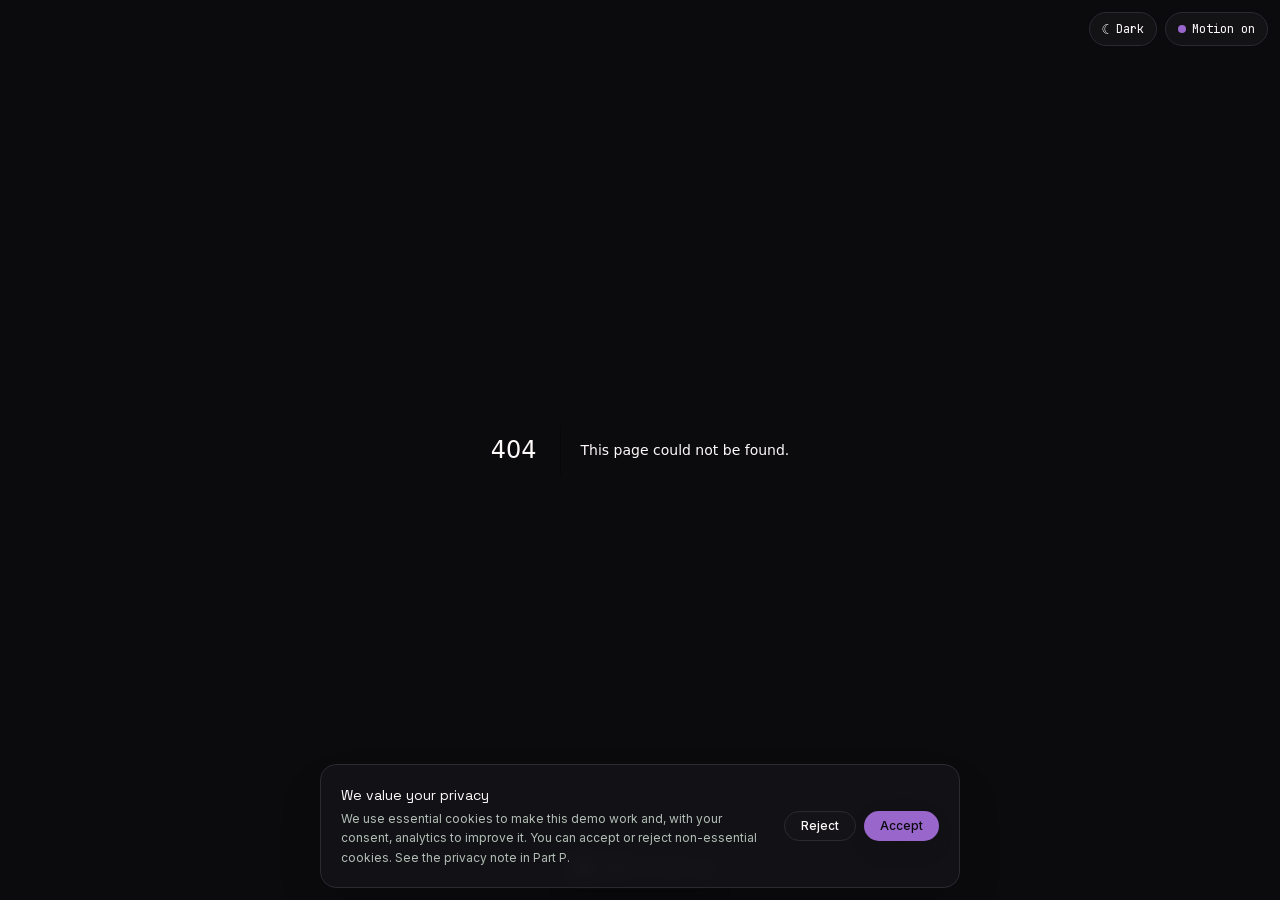
<file: 404/index.html>
<!DOCTYPE html><html lang="nb" class="dark __variable_f367f3 __variable_73ee6c __variable_eef148 __variable_0a80b4 __variable_07d15b __variable_eb41fe __variable_5afde0 __variable_93a132 __variable_dd5b2f __variable_158fa5 __variable_a4bae9 __variable_805830 __variable_3c557b"><head><meta charSet="utf-8"/><meta name="viewport" content="width=device-width, initial-scale=1"/><link rel="stylesheet" href="/_next/static/css/be36116535c6efb6.css" data-precedence="next"/><link rel="stylesheet" href="/_next/static/css/091cba3c0e9cf36c.css" data-precedence="next"/><link rel="preload" as="script" fetchPriority="low" href="/_next/static/chunks/webpack-ead7a0a60bedf2f0.js"/><script src="/_next/static/chunks/fd9d1056-e2e73be9bcc6cbc2.js" async=""></script><script src="/_next/static/chunks/117-acd5dda4c622585c.js" async=""></script><script src="/_next/static/chunks/main-app-d11d49f7336754f1.js" async=""></script><script src="/_next/static/chunks/c15bf2b0-7971b3d333b0cf68.js" async=""></script><script src="/_next/static/chunks/972-5c005d1da27e3f58.js" async=""></script><script src="/_next/static/chunks/793-b4d9785de8a6275e.js" async=""></script><script src="/_next/static/chunks/app/layout-a27be5fb130b44f8.js" async=""></script><meta name="robots" content="noindex"/><title>404: This page could not be found.</title><title>Studio Demos — ti komplette nettsidedesign</title><meta name="description" content="Én lang nettside med ti ferdige design: fem visuelle temaer og fem realistiske bransjesider — hver med egen palett, typografi, tone og bevegelse."/><meta name="author" content="Studio Demos"/><meta name="keywords" content="nettsidedesign,webdesign Norge,temaer,bransjesider,Next.js,framer-motion,gsap,three.js,design demo"/><meta name="robots" content="index, follow"/><link rel="canonical" href="https://deskven.github.io/"/><meta property="og:title" content="Studio Demos — ti komplette nettsidedesign"/><meta property="og:description" content="Fem temaer og fem bransjesider i ett — ferdige design, ikke teknikk-demoer."/><meta property="og:url" content="https://deskven.github.io/"/><meta property="og:site_name" content="Studio Demos"/><meta property="og:locale" content="nb_NO"/><meta property="og:image" content="https://deskven.github.io/og.svg"/><meta property="og:image:width" content="1200"/><meta property="og:image:height" content="630"/><meta property="og:image:alt" content="Studio Demos"/><meta property="og:type" content="website"/><meta name="twitter:card" content="summary_large_image"/><meta name="twitter:title" content="Studio Demos — ti komplette nettsidedesign"/><meta name="twitter:description" content="Fem temaer og fem bransjesider i ett."/><meta name="twitter:image" content="https://deskven.github.io/og.svg"/><script>(function () {
  try {
    var t = localStorage.getItem('theme');
    if (t !== 'light' && t !== 'dark') t = 'dark';
    document.documentElement.classList.toggle('dark', t === 'dark');
    if (localStorage.getItem('reduce-motion') === '1') {
      document.documentElement.classList.add('reduce-motion');
    }
  } catch (e) {}
})();</script><script type="application/ld+json">{"@context":"https://schema.org","@graph":[{"@type":"Organization","@id":"https://deskven.github.io/#organization","name":"Studio Demos","url":"https://deskven.github.io","logo":"https://deskven.github.io/og.svg"},{"@type":"WebSite","@id":"https://deskven.github.io/#website","url":"https://deskven.github.io","name":"Studio Demos","inLanguage":"nb-NO","publisher":{"@id":"https://deskven.github.io/#organization"}}]}</script><script src="/_next/static/chunks/polyfills-42372ed130431b0a.js" noModule=""></script></head><body class="bg-ink font-sans text-snow antialiased"><a href="#main" class="skip-link">Hopp til innhold</a><div style="font-family:system-ui,&quot;Segoe UI&quot;,Roboto,Helvetica,Arial,sans-serif,&quot;Apple Color Emoji&quot;,&quot;Segoe UI Emoji&quot;;height:100vh;text-align:center;display:flex;flex-direction:column;align-items:center;justify-content:center"><div><style>body{color:#000;background:#fff;margin:0}.next-error-h1{border-right:1px solid rgba(0,0,0,.3)}@media (prefers-color-scheme:dark){body{color:#fff;background:#000}.next-error-h1{border-right:1px solid rgba(255,255,255,.3)}}</style><h1 class="next-error-h1" style="display:inline-block;margin:0 20px 0 0;padding:0 23px 0 0;font-size:24px;font-weight:500;vertical-align:top;line-height:49px">404</h1><div style="display:inline-block"><h2 style="font-size:14px;font-weight:400;line-height:49px;margin:0">This page could not be found.</h2></div></div></div><div class="fixed bottom-3 left-1/2 z-[60] -translate-x-1/2"><button type="button" aria-expanded="false" aria-label="Åpne demo-velger" class="flex items-center gap-2.5 rounded-full border border-white/15 bg-inkfixed/90 py-2 pl-3.5 pr-2.5 text-paper shadow-xl backdrop-blur transition-transform hover:-translate-y-0.5"><span aria-hidden="true" class="grid grid-cols-2 gap-0.5"><span class="h-1.5 w-1.5 rounded-[1px] bg-paper/70"></span><span class="h-1.5 w-1.5 rounded-[1px] bg-paper/70"></span><span class="h-1.5 w-1.5 rounded-[1px] bg-paper/70"></span><span class="h-1.5 w-1.5 rounded-[1px] bg-paper/70"></span></span><span class="font-mono text-[11px] uppercase tracking-wider">Demo</span><span class="font-mono text-[11px] text-paper/55">Forside</span><span aria-hidden="true" class="text-paper/55">▴</span></button></div><div class="fixed right-3 top-3 z-[60] flex items-center gap-2"><button type="button" aria-pressed="false" aria-label="Switch to light theme" title="Theme: dark" class="inline-flex items-center gap-1.5 rounded-full border border-line bg-surface/90 px-3 py-2 font-mono text-xs text-snow backdrop-blur transition-colors hover:border-amethyst/60"><span aria-hidden="true" class="text-sm leading-none">☾</span><span class="hidden sm:inline">Dark</span></button><button type="button" aria-pressed="false" aria-label="Toggle reduced motion" title="Pause animations across the site" class="inline-flex items-center gap-1.5 rounded-full border border-line bg-surface/90 px-3 py-2 font-mono text-xs text-snow backdrop-blur transition-colors hover:border-amethyst/60"><span aria-hidden="true" class="h-2 w-2 rounded-full bg-amethyst"></span><span class="hidden sm:inline">Motion on</span></button></div><div aria-live="polite" aria-atomic="false" class="pointer-events-none fixed bottom-4 right-4 z-[90] flex w-[min(92vw,22rem)] flex-col gap-2"></div><style>@keyframes toastIn{from{opacity:0;transform:translateY(10px)}to{opacity:1;transform:none}}</style><script src="/_next/static/chunks/webpack-ead7a0a60bedf2f0.js" async=""></script><script>(self.__next_f=self.__next_f||[]).push([0]);self.__next_f.push([2,null])</script><script>self.__next_f.push([1,"1:HL[\"/_next/static/css/be36116535c6efb6.css\",\"style\"]\n2:HL[\"/_next/static/css/091cba3c0e9cf36c.css\",\"style\"]\n"])</script><script>self.__next_f.push([1,"3:I[2846,[],\"\"]\n5:I[4707,[],\"\"]\n6:I[6423,[],\"\"]\n7:I[8655,[\"922\",\"static/chunks/c15bf2b0-7971b3d333b0cf68.js\",\"972\",\"static/chunks/972-5c005d1da27e3f58.js\",\"793\",\"static/chunks/793-b4d9785de8a6275e.js\",\"185\",\"static/chunks/app/layout-a27be5fb130b44f8.js\"],\"Providers\"]\n8:I[9713,[\"922\",\"static/chunks/c15bf2b0-7971b3d333b0cf68.js\",\"972\",\"static/chunks/972-5c005d1da27e3f58.js\",\"793\",\"static/chunks/793-b4d9785de8a6275e.js\",\"185\",\"static/chunks/app/layout-a27be5fb130b44f8.js\"],\"SmoothScroll\"]\nd:I[2203,[\"922\",\"static/chunks/c15bf2b0-7971b3d333b0cf68.js\",\"972\",\"static/chunks/972-5c005d1da27e3f58.js\",\"793\",\"static/chunks/793-b4d9785de8a6275e.js\",\"185\",\"static/chunks/app/layout-a27be5fb130b44f8.js\"],\"DemoSwitcher\"]\ne:I[9363,[\"922\",\"static/chunks/c15bf2b0-7971b3d333b0cf68.js\",\"972\",\"static/chunks/972-5c005d1da27e3f58.js\",\"793\",\"static/chunks/793-b4d9785de8a6275e.js\",\"185\",\"static/chunks/app/layout-a27be5fb130b44f8.js\"],\"Controls\"]\nf:I[6922,[\"922\",\"static/chunks/c15bf2b0-7971b3d333b0cf68.js\",\"972\",\"static/chunks/972-5c005d1da27e3f58.js\",\"793\",\"static/chunks/793-b4d9785de8a6275e.js\",\"185\",\"static/chunks/app/layout-a27be5fb130b44f8.js\"],\"CookieConsent\"]\n11:I[1060,[],\"\"]\n9:{\"fontFamily\":\"system-ui,\\\"Segoe UI\\\",Roboto,Helvetica,Arial,sans-serif,\\\"Apple Color Emoji\\\",\\\"Segoe UI Emoji\\\"\",\"height\":\"100vh\",\"textAlign\":\"center\",\"display\":\"flex\",\"flexDirection\":\"column\",\"alignItems\":\"center\",\"justifyContent\":\"center\"}\na:{\"display\":\"inline-block\",\"margin\":\"0 20px 0 0\",\"padding\":\"0 23px 0 0\",\"fontSize\":24,\"fontWeight\":500,\"verticalAlign\":\"top\",\"lineHeight\":\"49px\"}\nb:{\"display\":\"inline-block\"}\nc:{\"fontSize\":14,\"fontWeight\":400,\"lineHeight\":\"49px\",\"margin\":0}\n12:[]\n"])</script><script>self.__next_f.push([1,"0:[\"$\",\"$L3\",null,{\"buildId\":\"4T2p-NyokpywVzbMmjj1b\",\"assetPrefix\":\"\",\"urlParts\":[\"\",\"_not-found\",\"\"],\"initialTree\":[\"\",{\"children\":[\"/_not-found\",{\"children\":[\"__PAGE__\",{}]}]},\"$undefined\",\"$undefined\",true],\"initialSeedData\":[\"\",{\"children\":[\"/_not-found\",{\"children\":[\"__PAGE__\",{},[[\"$L4\",[[\"$\",\"title\",null,{\"children\":\"404: This page could not be found.\"}],[\"$\",\"div\",null,{\"style\":{\"fontFamily\":\"system-ui,\\\"Segoe UI\\\",Roboto,Helvetica,Arial,sans-serif,\\\"Apple Color Emoji\\\",\\\"Segoe UI Emoji\\\"\",\"height\":\"100vh\",\"textAlign\":\"center\",\"display\":\"flex\",\"flexDirection\":\"column\",\"alignItems\":\"center\",\"justifyContent\":\"center\"},\"children\":[\"$\",\"div\",null,{\"children\":[[\"$\",\"style\",null,{\"dangerouslySetInnerHTML\":{\"__html\":\"body{color:#000;background:#fff;margin:0}.next-error-h1{border-right:1px solid rgba(0,0,0,.3)}@media (prefers-color-scheme:dark){body{color:#fff;background:#000}.next-error-h1{border-right:1px solid rgba(255,255,255,.3)}}\"}}],[\"$\",\"h1\",null,{\"className\":\"next-error-h1\",\"style\":{\"display\":\"inline-block\",\"margin\":\"0 20px 0 0\",\"padding\":\"0 23px 0 0\",\"fontSize\":24,\"fontWeight\":500,\"verticalAlign\":\"top\",\"lineHeight\":\"49px\"},\"children\":\"404\"}],[\"$\",\"div\",null,{\"style\":{\"display\":\"inline-block\"},\"children\":[\"$\",\"h2\",null,{\"style\":{\"fontSize\":14,\"fontWeight\":400,\"lineHeight\":\"49px\",\"margin\":0},\"children\":\"This page could not be found.\"}]}]]}]}]],null],null],null]},[null,[\"$\",\"$L5\",null,{\"parallelRouterKey\":\"children\",\"segmentPath\":[\"children\",\"/_not-found\",\"children\"],\"error\":\"$undefined\",\"errorStyles\":\"$undefined\",\"errorScripts\":\"$undefined\",\"template\":[\"$\",\"$L6\",null,{}],\"templateStyles\":\"$undefined\",\"templateScripts\":\"$undefined\",\"notFound\":\"$undefined\",\"notFoundStyles\":\"$undefined\"}]],null]},[[[[\"$\",\"link\",\"0\",{\"rel\":\"stylesheet\",\"href\":\"/_next/static/css/be36116535c6efb6.css\",\"precedence\":\"next\",\"crossOrigin\":\"$undefined\"}],[\"$\",\"link\",\"1\",{\"rel\":\"stylesheet\",\"href\":\"/_next/static/css/091cba3c0e9cf36c.css\",\"precedence\":\"next\",\"crossOrigin\":\"$undefined\"}]],[\"$\",\"html\",null,{\"lang\":\"nb\",\"suppressHydrationWarning\":true,\"className\":\"dark __variable_f367f3 __variable_73ee6c __variable_eef148 __variable_0a80b4 __variable_07d15b __variable_eb41fe __variable_5afde0 __variable_93a132 __variable_dd5b2f __variable_158fa5 __variable_a4bae9 __variable_805830 __variable_3c557b\",\"children\":[[\"$\",\"head\",null,{\"children\":[[\"$\",\"script\",null,{\"dangerouslySetInnerHTML\":{\"__html\":\"(function () {\\n  try {\\n    var t = localStorage.getItem('theme');\\n    if (t !== 'light' \u0026\u0026 t !== 'dark') t = 'dark';\\n    document.documentElement.classList.toggle('dark', t === 'dark');\\n    if (localStorage.getItem('reduce-motion') === '1') {\\n      document.documentElement.classList.add('reduce-motion');\\n    }\\n  } catch (e) {}\\n})();\"}}],[\"$\",\"script\",null,{\"type\":\"application/ld+json\",\"dangerouslySetInnerHTML\":{\"__html\":\"{\\\"@context\\\":\\\"https://schema.org\\\",\\\"@graph\\\":[{\\\"@type\\\":\\\"Organization\\\",\\\"@id\\\":\\\"https://deskven.github.io/#organization\\\",\\\"name\\\":\\\"Studio Demos\\\",\\\"url\\\":\\\"https://deskven.github.io\\\",\\\"logo\\\":\\\"https://deskven.github.io/og.svg\\\"},{\\\"@type\\\":\\\"WebSite\\\",\\\"@id\\\":\\\"https://deskven.github.io/#website\\\",\\\"url\\\":\\\"https://deskven.github.io\\\",\\\"name\\\":\\\"Studio Demos\\\",\\\"inLanguage\\\":\\\"nb-NO\\\",\\\"publisher\\\":{\\\"@id\\\":\\\"https://deskven.github.io/#organization\\\"}}]}\"}}]]}],[\"$\",\"body\",null,{\"className\":\"bg-ink font-sans text-snow antialiased\",\"children\":[[\"$\",\"a\",null,{\"href\":\"#main\",\"className\":\"skip-link\",\"children\":\"Hopp til innhold\"}],[\"$\",\"$L7\",null,{\"children\":[[\"$\",\"$L8\",null,{\"children\":[\"$\",\"$L5\",null,{\"parallelRouterKey\":\"children\",\"segmentPath\":[\"children\"],\"error\":\"$undefined\",\"errorStyles\":\"$undefined\",\"errorScripts\":\"$undefined\",\"template\":[\"$\",\"$L6\",null,{}],\"templateStyles\":\"$undefined\",\"templateScripts\":\"$undefined\",\"notFound\":[[\"$\",\"title\",null,{\"children\":\"404: This page could not be found.\"}],[\"$\",\"div\",null,{\"style\":\"$9\",\"children\":[\"$\",\"div\",null,{\"children\":[[\"$\",\"style\",null,{\"dangerouslySetInnerHTML\":{\"__html\":\"body{color:#000;background:#fff;margin:0}.next-error-h1{border-right:1px solid rgba(0,0,0,.3)}@media (prefers-color-scheme:dark){body{color:#fff;background:#000}.next-error-h1{border-right:1px solid rgba(255,255,255,.3)}}\"}}],[\"$\",\"h1\",null,{\"className\":\"next-error-h1\",\"style\":\"$a\",\"children\":\"404\"}],[\"$\",\"div\",null,{\"style\":\"$b\",\"children\":[\"$\",\"h2\",null,{\"style\":\"$c\",\"children\":\"This page could not be found.\"}]}]]}]}]],\"notFoundStyles\":[]}]}],[\"$\",\"$Ld\",null,{}],[\"$\",\"$Le\",null,{}],[\"$\",\"$Lf\",null,{}]]}]]}]]}]],null],null],\"couldBeIntercepted\":false,\"initialHead\":[[\"$\",\"meta\",null,{\"name\":\"robots\",\"content\":\"noindex\"}],\"$L10\"],\"globalErrorComponent\":\"$11\",\"missingSlots\":\"$W12\"}]\n"])</script><script>self.__next_f.push([1,"10:[[\"$\",\"meta\",\"0\",{\"name\":\"viewport\",\"content\":\"width=device-width, initial-scale=1\"}],[\"$\",\"meta\",\"1\",{\"charSet\":\"utf-8\"}],[\"$\",\"title\",\"2\",{\"children\":\"Studio Demos — ti komplette nettsidedesign\"}],[\"$\",\"meta\",\"3\",{\"name\":\"description\",\"content\":\"Én lang nettside med ti ferdige design: fem visuelle temaer og fem realistiske bransjesider — hver med egen palett, typografi, tone og bevegelse.\"}],[\"$\",\"meta\",\"4\",{\"name\":\"author\",\"content\":\"Studio Demos\"}],[\"$\",\"meta\",\"5\",{\"name\":\"keywords\",\"content\":\"nettsidedesign,webdesign Norge,temaer,bransjesider,Next.js,framer-motion,gsap,three.js,design demo\"}],[\"$\",\"meta\",\"6\",{\"name\":\"robots\",\"content\":\"index, follow\"}],[\"$\",\"link\",\"7\",{\"rel\":\"canonical\",\"href\":\"https://deskven.github.io/\"}],[\"$\",\"meta\",\"8\",{\"property\":\"og:title\",\"content\":\"Studio Demos — ti komplette nettsidedesign\"}],[\"$\",\"meta\",\"9\",{\"property\":\"og:description\",\"content\":\"Fem temaer og fem bransjesider i ett — ferdige design, ikke teknikk-demoer.\"}],[\"$\",\"meta\",\"10\",{\"property\":\"og:url\",\"content\":\"https://deskven.github.io/\"}],[\"$\",\"meta\",\"11\",{\"property\":\"og:site_name\",\"content\":\"Studio Demos\"}],[\"$\",\"meta\",\"12\",{\"property\":\"og:locale\",\"content\":\"nb_NO\"}],[\"$\",\"meta\",\"13\",{\"property\":\"og:image\",\"content\":\"https://deskven.github.io/og.svg\"}],[\"$\",\"meta\",\"14\",{\"property\":\"og:image:width\",\"content\":\"1200\"}],[\"$\",\"meta\",\"15\",{\"property\":\"og:image:height\",\"content\":\"630\"}],[\"$\",\"meta\",\"16\",{\"property\":\"og:image:alt\",\"content\":\"Studio Demos\"}],[\"$\",\"meta\",\"17\",{\"property\":\"og:type\",\"content\":\"website\"}],[\"$\",\"meta\",\"18\",{\"name\":\"twitter:card\",\"content\":\"summary_large_image\"}],[\"$\",\"meta\",\"19\",{\"name\":\"twitter:title\",\"content\":\"Studio Demos — ti komplette nettsidedesign\"}],[\"$\",\"meta\",\"20\",{\"name\":\"twitter:description\",\"content\":\"Fem temaer og fem bransjesider i ett.\"}],[\"$\",\"meta\",\"21\",{\"name\":\"twitter:image\",\"content\":\"https://deskven.github.io/og.svg\"}]]\n4:null\n"])</script></body></html>
</file>
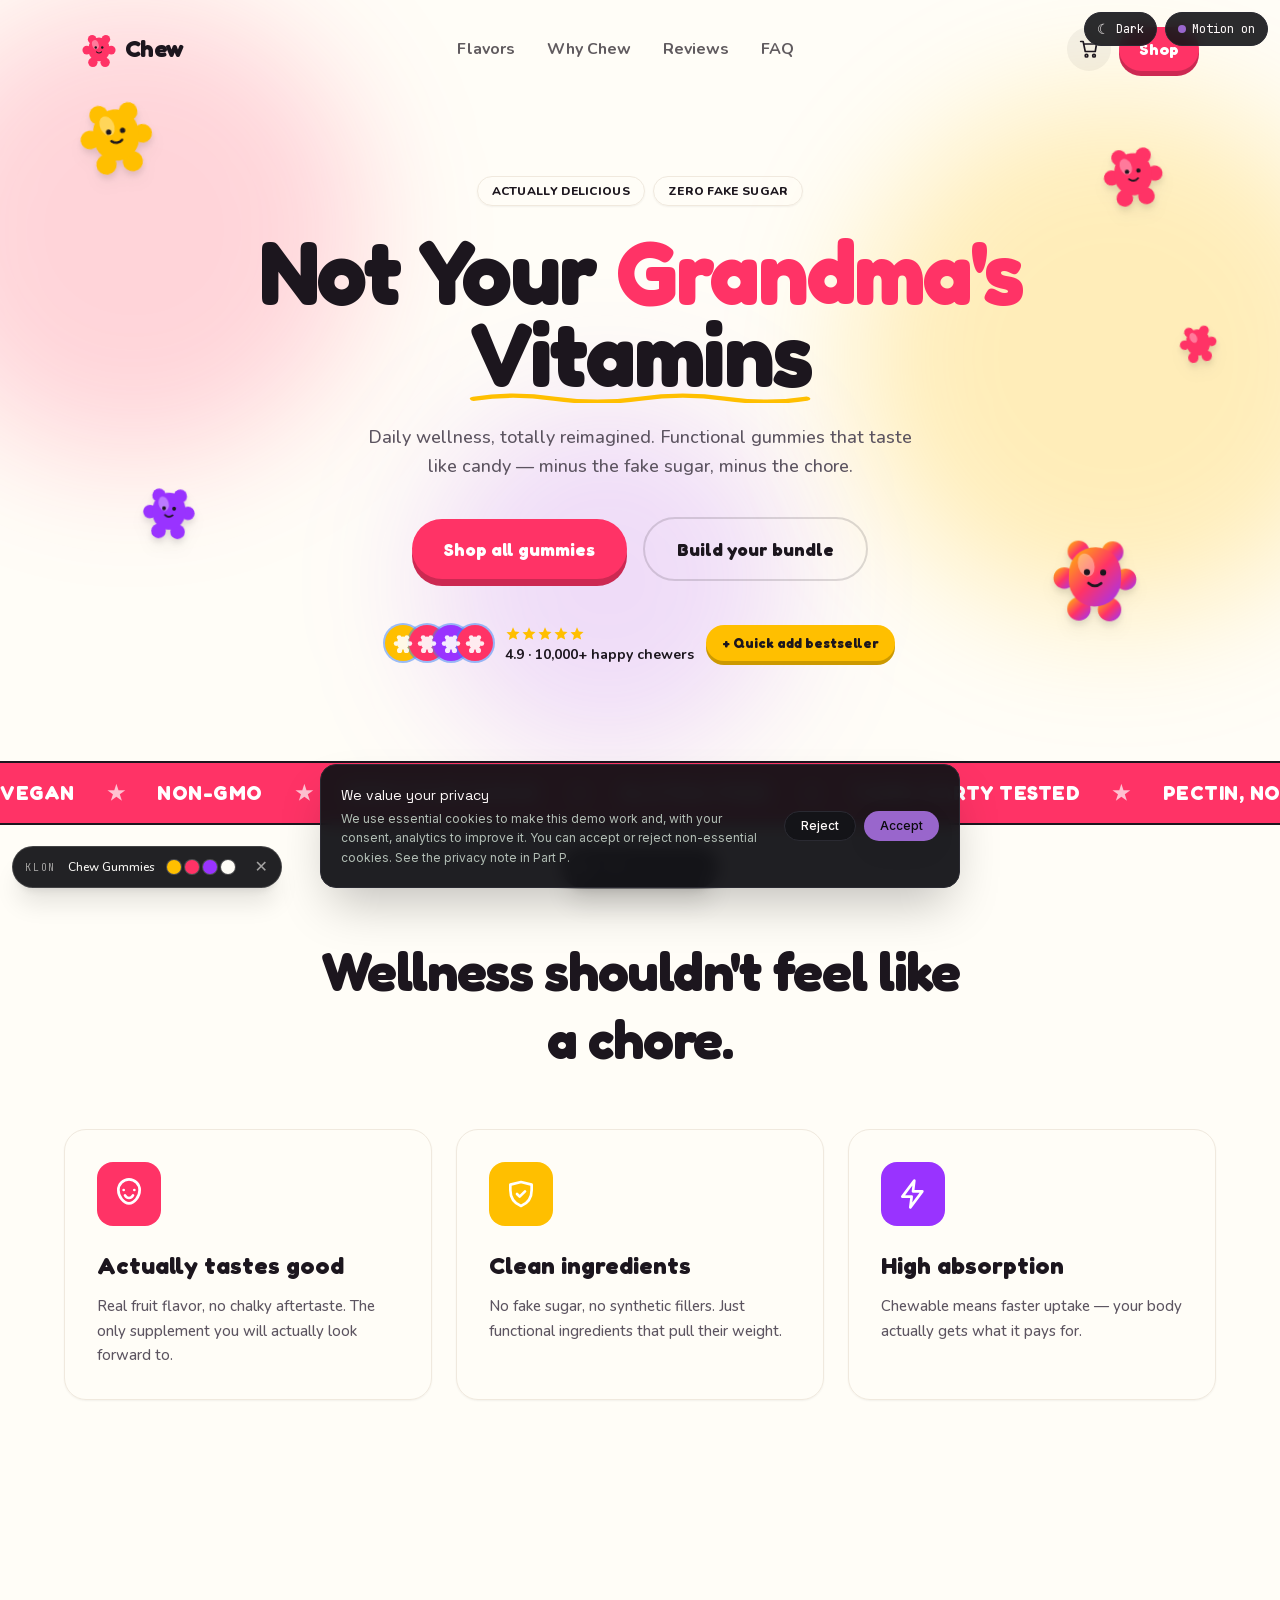
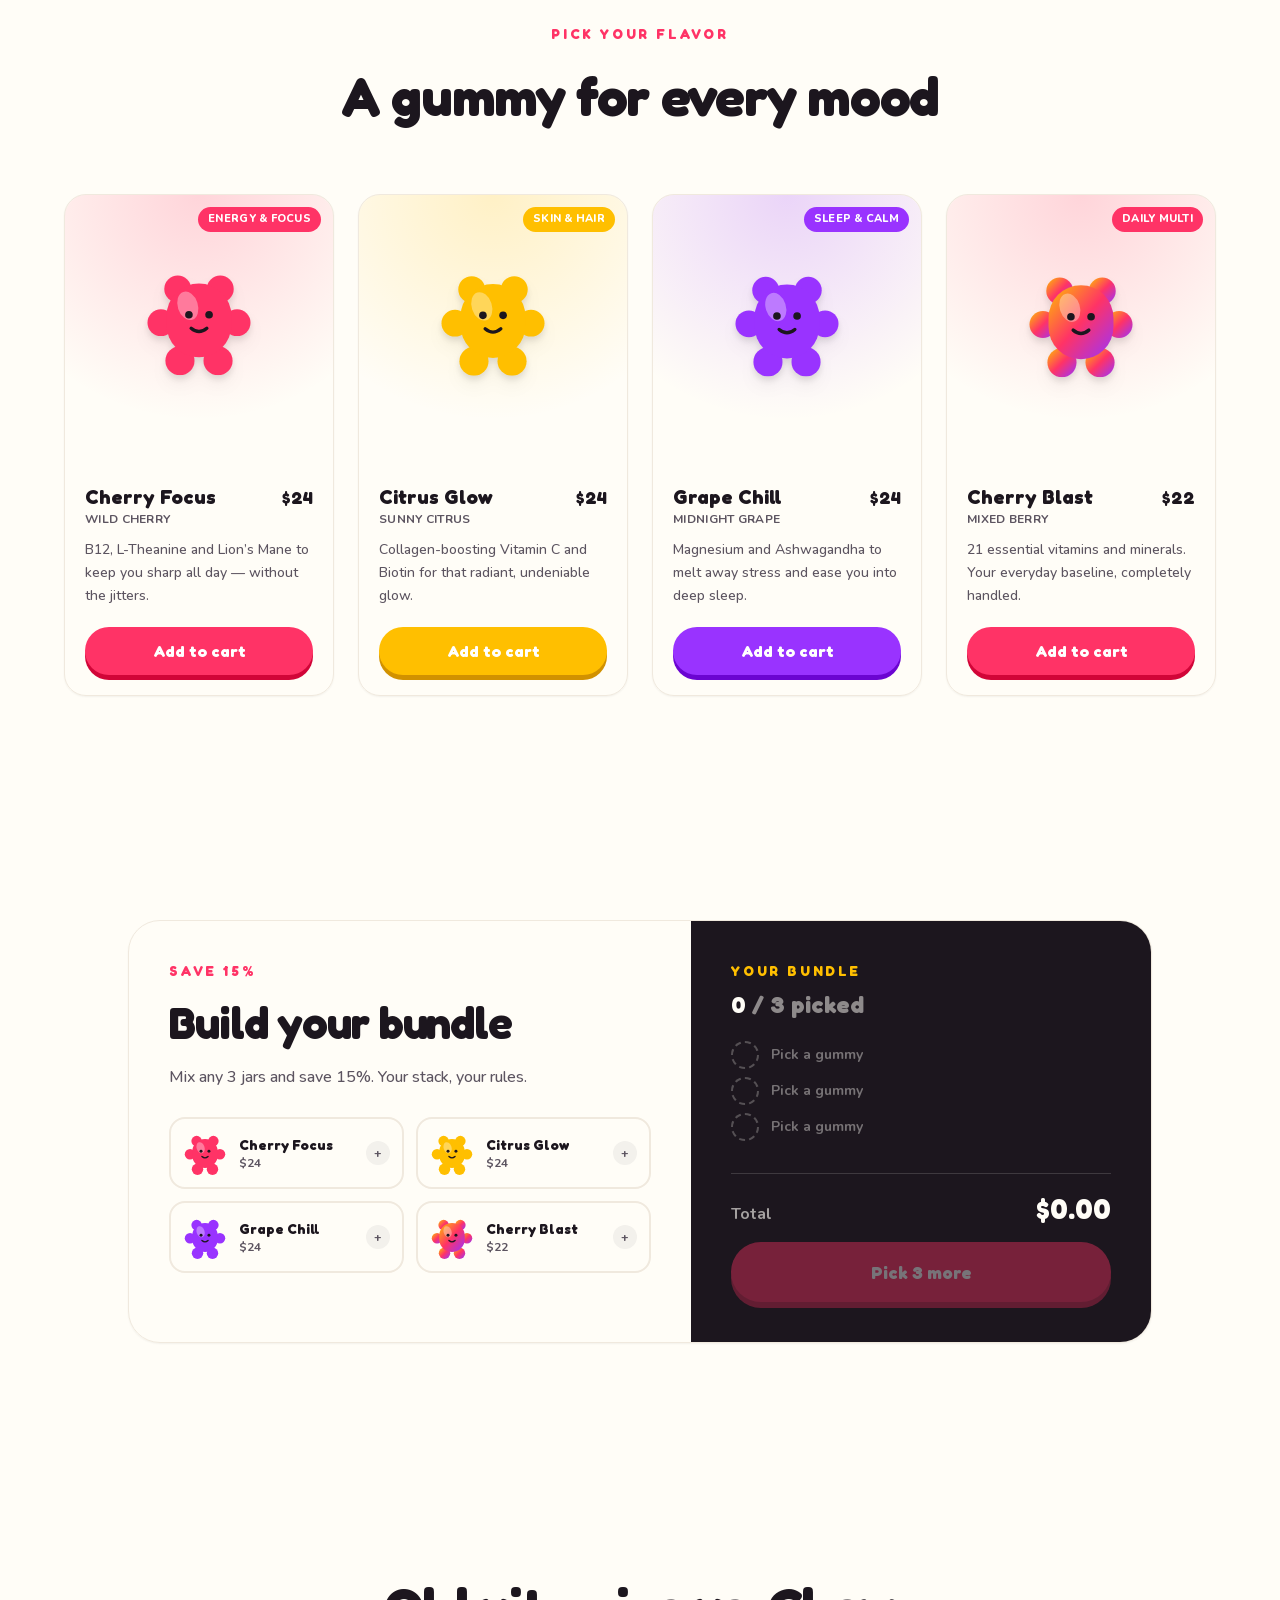
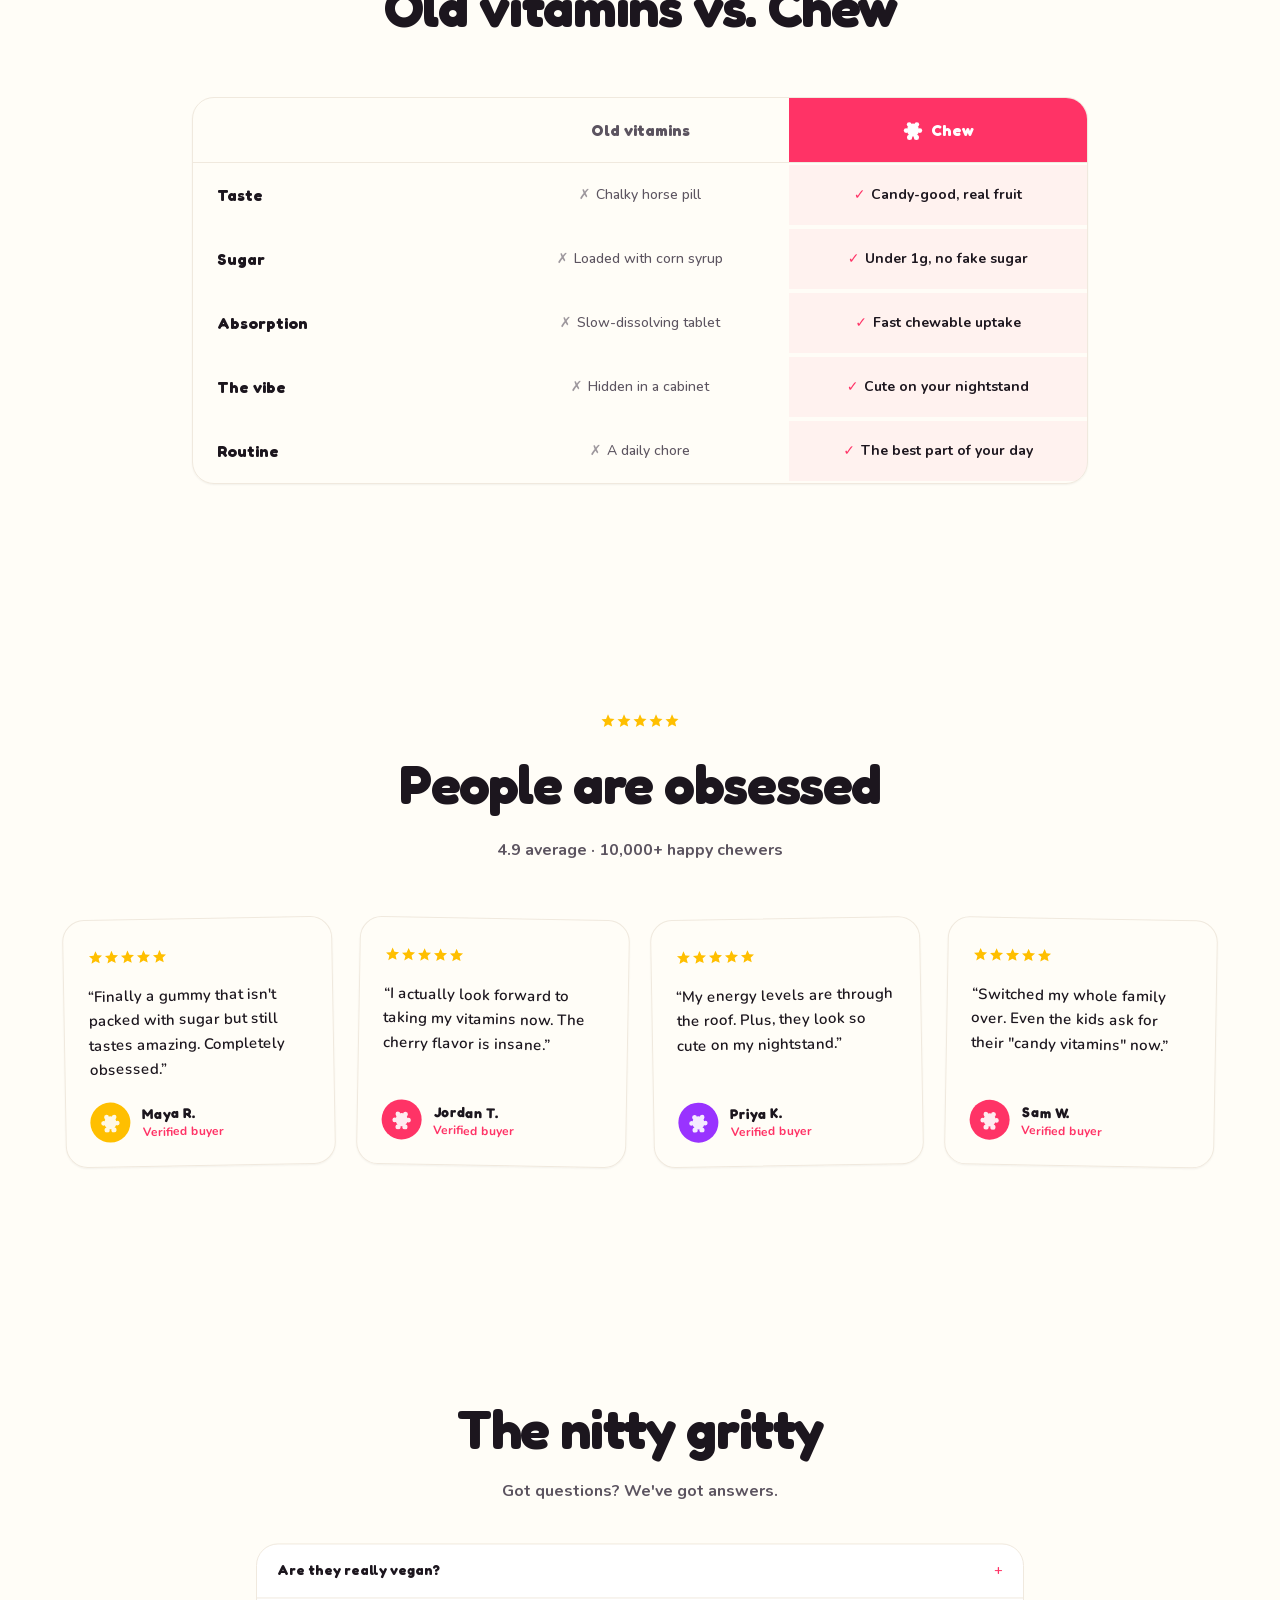
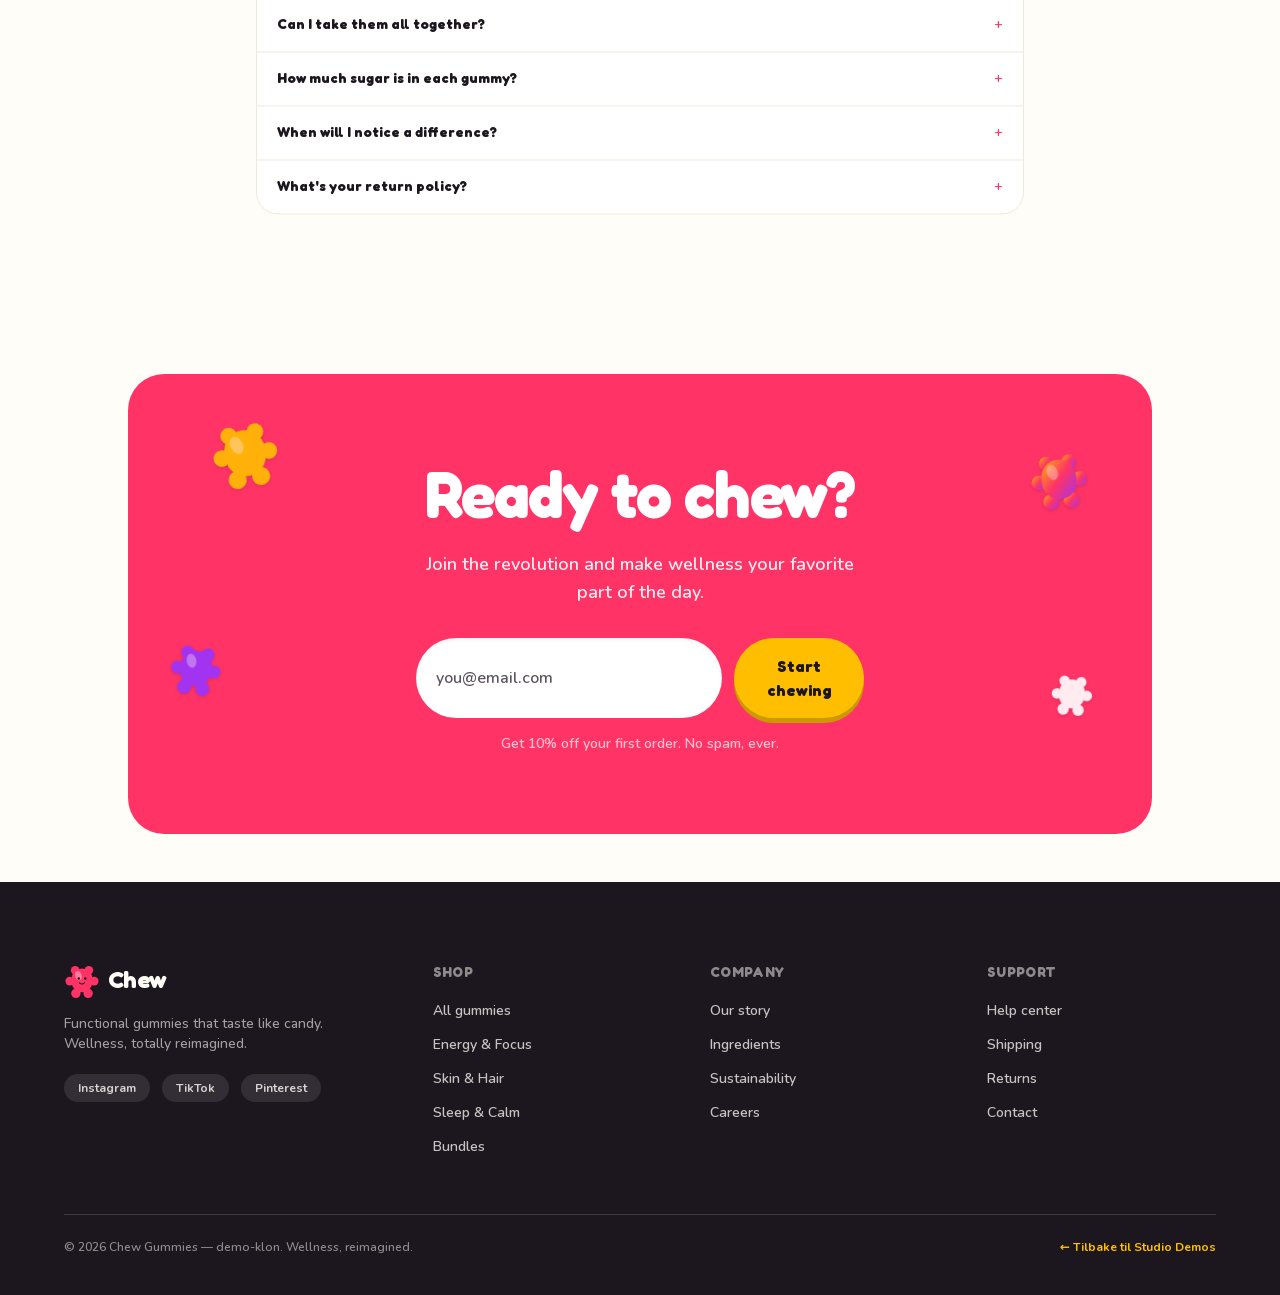
<file: chew/index.html>
<!DOCTYPE html><html lang="nb" class="dark __variable_f367f3 __variable_73ee6c __variable_eef148 __variable_0a80b4 __variable_07d15b __variable_eb41fe __variable_5afde0 __variable_93a132 __variable_dd5b2f __variable_158fa5 __variable_a4bae9 __variable_805830 __variable_3c557b"><head><meta charSet="utf-8"/><meta name="viewport" content="width=device-width, initial-scale=1"/><link rel="stylesheet" href="/_next/static/css/be36116535c6efb6.css" data-precedence="next"/><link rel="stylesheet" href="/_next/static/css/091cba3c0e9cf36c.css" data-precedence="next"/><link rel="preload" as="script" fetchPriority="low" href="/_next/static/chunks/webpack-ead7a0a60bedf2f0.js"/><script src="/_next/static/chunks/fd9d1056-e2e73be9bcc6cbc2.js" async=""></script><script src="/_next/static/chunks/117-acd5dda4c622585c.js" async=""></script><script src="/_next/static/chunks/main-app-d11d49f7336754f1.js" async=""></script><script src="/_next/static/chunks/972-5c005d1da27e3f58.js" async=""></script><script src="/_next/static/chunks/343-ac253c574fddc32e.js" async=""></script><script src="/_next/static/chunks/app/chew/page-c39aa038cbef7abe.js" async=""></script><script src="/_next/static/chunks/c15bf2b0-7971b3d333b0cf68.js" async=""></script><script src="/_next/static/chunks/793-b4d9785de8a6275e.js" async=""></script><script src="/_next/static/chunks/app/layout-a27be5fb130b44f8.js" async=""></script><title>Chew Gummies — functional gummies that taste like candy · Studio Demos</title><meta name="description" content="Not your grandma’s vitamins. Daily wellness reimagined: clean, high-absorption functional gummies with zero fake sugar. Energy, glow, calm and a daily multi."/><meta name="author" content="Studio Demos"/><meta name="keywords" content="nettsidedesign,webdesign Norge,temaer,bransjesider,Next.js,framer-motion,gsap,three.js,design demo"/><meta name="robots" content="index, follow"/><link rel="canonical" href="https://deskven.github.io/chew/"/><meta property="og:title" content="Chew Gummies — wellness, totally reimagined"/><meta property="og:description" content="Functional gummies that taste like candy — zero fake sugar, clean ingredients, high absorption."/><meta property="og:url" content="https://deskven.github.io/chew/"/><meta property="og:site_name" content="Chew"/><meta property="og:image" content="https://deskven.github.io/og.svg"/><meta name="twitter:card" content="summary_large_image"/><meta name="twitter:title" content="Studio Demos — ti komplette nettsidedesign"/><meta name="twitter:description" content="Fem temaer og fem bransjesider i ett."/><meta name="twitter:image" content="https://deskven.github.io/og.svg"/><link rel="icon" href="/icon.svg?5aa9c3a36ce4c17b" type="image/svg+xml" sizes="any"/><script>(function () {
  try {
    var t = localStorage.getItem('theme');
    if (t !== 'light' && t !== 'dark') t = 'dark';
    document.documentElement.classList.toggle('dark', t === 'dark');
    if (localStorage.getItem('reduce-motion') === '1') {
      document.documentElement.classList.add('reduce-motion');
    }
  } catch (e) {}
})();</script><script type="application/ld+json">{"@context":"https://schema.org","@graph":[{"@type":"Organization","@id":"https://deskven.github.io/#organization","name":"Studio Demos","url":"https://deskven.github.io","logo":"https://deskven.github.io/og.svg"},{"@type":"WebSite","@id":"https://deskven.github.io/#website","url":"https://deskven.github.io","name":"Studio Demos","inLanguage":"nb-NO","publisher":{"@id":"https://deskven.github.io/#organization"}}]}</script><script src="/_next/static/chunks/polyfills-42372ed130431b0a.js" noModule=""></script></head><body class="bg-ink font-sans text-snow antialiased"><a href="#main" class="skip-link">Hopp til innhold</a><script type="application/ld+json">{"@context":"https://schema.org","@graph":[{"@type":"Product","@id":"https://demostudio.example.no/chew#product","name":"Chew Functional Gummies","brand":{"@type":"Brand","name":"Chew"},"description":"Clean, high-absorption functional gummies with zero fake sugar — Energy & Focus, Skin & Hair, Sleep & Calm and a Daily Multi.","image":"https://demostudio.example.no/og.svg","offers":{"@type":"AggregateOffer","priceCurrency":"USD","lowPrice":"22","highPrice":"24","offerCount":"4","availability":"https://schema.org/InStock"},"aggregateRating":{"@type":"AggregateRating","ratingValue":"4.9","reviewCount":"10000"},"review":[{"@type":"Review","reviewRating":{"@type":"Rating","ratingValue":"5","bestRating":"5"},"author":{"@type":"Person","name":"Maya R."},"reviewBody":"Finally a gummy that isn't packed with sugar but still tastes amazing. Completely obsessed."},{"@type":"Review","reviewRating":{"@type":"Rating","ratingValue":"5","bestRating":"5"},"author":{"@type":"Person","name":"Jordan T."},"reviewBody":"I actually look forward to taking my vitamins now. The cherry flavor is insane."},{"@type":"Review","reviewRating":{"@type":"Rating","ratingValue":"5","bestRating":"5"},"author":{"@type":"Person","name":"Priya K."},"reviewBody":"My energy levels are through the roof. Plus, they look so cute on my nightstand."},{"@type":"Review","reviewRating":{"@type":"Rating","ratingValue":"5","bestRating":"5"},"author":{"@type":"Person","name":"Sam W."},"reviewBody":"Switched my whole family over. Even the kids ask for their \"candy vitamins\" now."}]},{"@type":"FAQPage","@id":"https://demostudio.example.no/chew#faq","mainEntity":[{"@type":"Question","name":"Are they really vegan?","acceptedAnswer":{"@type":"Answer","text":"Yes — every Chew gummy is 100% plant-based and pectin-based (never gelatin), and nothing we make is tested on animals."}},{"@type":"Question","name":"Can I take them all together?","acceptedAnswer":{"@type":"Answer","text":"Absolutely. Our formulas are designed to stack. Most chewers run the Daily Multi plus one functional gummy that fits their goal."}},{"@type":"Question","name":"How much sugar is in each gummy?","acceptedAnswer":{"@type":"Answer","text":"Under 1 gram, sourced from real fruit. No corn syrup, no fake sugar, no sugar alcohols."}},{"@type":"Question","name":"When will I notice a difference?","acceptedAnswer":{"@type":"Answer","text":"Most people feel the energy and focus gummies within a few days. Skin, hair and sleep results build over 3–4 weeks of daily use."}},{"@type":"Question","name":"What's your return policy?","acceptedAnswer":{"@type":"Answer","text":"Chew on it for 30 days. If you're not obsessed, we'll refund you in full — and you can keep the jar."}}]}]}</script><div data-site="chew" style="--bg:255 253 247;--card:255 255 255;--card-2:255 248 238;--border:240 233 222;--fg:28 22 30;--muted:92 84 96;--muted-2:152 144 156;--accent-rgb:255 51 102;--accent-2-rgb:255 191 0;--accent-contrast-rgb:255 255 255;--radius:22px;--font-display:var(--font-fredoka);--font-body:var(--font-nunito)" class="relative min-h-screen bg-ink font-body text-snow antialiased before:fixed before:inset-0 before:-z-10 before:bg-ink before:content-[&#x27;&#x27;]"><header class="fixed inset-x-0 top-0 z-50 px-4 pt-4"><div class="mx-auto flex max-w-6xl items-center justify-between gap-4 rounded-full px-4 py-2.5 transition-all duration-300 border border-transparent"><a href="#top" class="flex items-center gap-2"><svg viewBox="0 0 100 100" class="h-9 w-9" role="img" aria-hidden="true" focusable="false"><defs></defs><g fill="#FF3366"><circle cx="31" cy="23" r="12"></circle><circle cx="69" cy="23" r="12"></circle><circle cx="16" cy="53" r="12"></circle><circle cx="84" cy="53" r="12"></circle><circle cx="33" cy="87" r="13"></circle><circle cx="67" cy="87" r="13"></circle><rect x="21" y="18" width="58" height="66" rx="29"></rect></g><ellipse cx="40" cy="38" rx="9" ry="13" fill="#fff" opacity="0.35" transform="rotate(-18 40 38)"></ellipse><g fill="#1c161e"><circle cx="41" cy="46" r="3.4"></circle><circle cx="59" cy="46" r="3.4"></circle><path d="M43 58 Q50 64 57 58" stroke="#1c161e" stroke-width="3" stroke-linecap="round" fill="none"></path></g></svg><span class="font-display text-2xl font-extrabold tracking-tight text-snow">Chew</span></a><nav class="hidden items-center gap-8 md:flex"><a href="#flavors" class="font-bold text-snow/70 transition-colors hover:text-accent">Flavors</a><a href="#benefits" class="font-bold text-snow/70 transition-colors hover:text-accent">Why Chew</a><a href="#reviews" class="font-bold text-snow/70 transition-colors hover:text-accent">Reviews</a><a href="#faq" class="font-bold text-snow/70 transition-colors hover:text-accent">FAQ</a></nav><div class="flex items-center gap-2"><button type="button" aria-label="Open cart, 0 items" class="relative grid h-11 w-11 place-items-center rounded-full bg-snow/5 text-snow transition-colors hover:bg-snow/10"><svg viewBox="0 0 24 24" class="h-5 w-5" fill="none" stroke="currentColor" stroke-width="2" aria-hidden="true"><path d="M6 6h15l-1.5 9h-12L5 3H2" stroke-linecap="round" stroke-linejoin="round"></path><circle cx="9" cy="20" r="1.6"></circle><circle cx="18" cy="20" r="1.6"></circle></svg></button><a href="#flavors" class="hidden rounded-full bg-accent px-5 py-2.5 font-display font-bold text-accent-contrast shadow-[0_5px_0_0_#cc2952] transition-all hover:translate-y-0.5 hover:shadow-[0_3px_0_0_#cc2952] active:translate-y-[5px] active:shadow-none sm:inline-flex">Shop</a></div></div></header><main id="main"><section id="top" class="relative overflow-hidden px-4 pb-24 pt-36 sm:pt-44"><div class="pointer-events-none absolute -left-24 top-0 h-[460px] w-[460px] rounded-full bg-accent/20 blur-3xl" aria-hidden="true"></div><div class="pointer-events-none absolute -right-24 top-24 h-[520px] w-[520px] rounded-full bg-accent-2/25 blur-3xl" aria-hidden="true"></div><div class="pointer-events-none absolute bottom-0 left-1/3 h-[360px] w-[360px] rounded-full blur-3xl" style="background:rgba(153,51,255,0.16)" aria-hidden="true"></div><div class="pointer-events-none absolute hidden md:block" aria-hidden="true" style="top:14%;left:6%;width:78px;height:78px"><svg viewBox="0 0 100 100" class="h-full w-full drop-shadow-lg" role="img" aria-hidden="true" focusable="false"><defs></defs><g fill="#FFBF00"><circle cx="31" cy="23" r="12"></circle><circle cx="69" cy="23" r="12"></circle><circle cx="16" cy="53" r="12"></circle><circle cx="84" cy="53" r="12"></circle><circle cx="33" cy="87" r="13"></circle><circle cx="67" cy="87" r="13"></circle><rect x="21" y="18" width="58" height="66" rx="29"></rect></g><ellipse cx="40" cy="38" rx="9" ry="13" fill="#fff" opacity="0.35" transform="rotate(-18 40 38)"></ellipse><g fill="#1c161e"><circle cx="41" cy="46" r="3.4"></circle><circle cx="59" cy="46" r="3.4"></circle><path d="M43 58 Q50 64 57 58" stroke="#1c161e" stroke-width="3" stroke-linecap="round" fill="none"></path></g></svg></div><div class="pointer-events-none absolute hidden md:block" aria-hidden="true" style="top:64%;left:11%;width:56px;height:56px"><svg viewBox="0 0 100 100" class="h-full w-full drop-shadow-lg" role="img" aria-hidden="true" focusable="false"><defs></defs><g fill="#9933FF"><circle cx="31" cy="23" r="12"></circle><circle cx="69" cy="23" r="12"></circle><circle cx="16" cy="53" r="12"></circle><circle cx="84" cy="53" r="12"></circle><circle cx="33" cy="87" r="13"></circle><circle cx="67" cy="87" r="13"></circle><rect x="21" y="18" width="58" height="66" rx="29"></rect></g><ellipse cx="40" cy="38" rx="9" ry="13" fill="#fff" opacity="0.35" transform="rotate(-18 40 38)"></ellipse><g fill="#1c161e"><circle cx="41" cy="46" r="3.4"></circle><circle cx="59" cy="46" r="3.4"></circle><path d="M43 58 Q50 64 57 58" stroke="#1c161e" stroke-width="3" stroke-linecap="round" fill="none"></path></g></svg></div><div class="pointer-events-none absolute hidden md:block" aria-hidden="true" style="top:20%;left:86%;width:64px;height:64px"><svg viewBox="0 0 100 100" class="h-full w-full drop-shadow-lg" role="img" aria-hidden="true" focusable="false"><defs></defs><g fill="#FF3366"><circle cx="31" cy="23" r="12"></circle><circle cx="69" cy="23" r="12"></circle><circle cx="16" cy="53" r="12"></circle><circle cx="84" cy="53" r="12"></circle><circle cx="33" cy="87" r="13"></circle><circle cx="67" cy="87" r="13"></circle><rect x="21" y="18" width="58" height="66" rx="29"></rect></g><ellipse cx="40" cy="38" rx="9" ry="13" fill="#fff" opacity="0.35" transform="rotate(-18 40 38)"></ellipse><g fill="#1c161e"><circle cx="41" cy="46" r="3.4"></circle><circle cx="59" cy="46" r="3.4"></circle><path d="M43 58 Q50 64 57 58" stroke="#1c161e" stroke-width="3" stroke-linecap="round" fill="none"></path></g></svg></div><div class="pointer-events-none absolute hidden md:block" aria-hidden="true" style="top:70%;left:82%;width:90px;height:90px"><svg viewBox="0 0 100 100" class="h-full w-full drop-shadow-lg" role="img" aria-hidden="true" focusable="false"><defs><linearGradient id="g-R542j9usmkq" x1="0" y1="0" x2="1" y2="1"><stop offset="0%" stop-color="#FFBF00"></stop><stop offset="50%" stop-color="#FF3366"></stop><stop offset="100%" stop-color="#9933FF"></stop></linearGradient></defs><g fill="url(#g-R542j9usmkq)"><circle cx="31" cy="23" r="12"></circle><circle cx="69" cy="23" r="12"></circle><circle cx="16" cy="53" r="12"></circle><circle cx="84" cy="53" r="12"></circle><circle cx="33" cy="87" r="13"></circle><circle cx="67" cy="87" r="13"></circle><rect x="21" y="18" width="58" height="66" rx="29"></rect></g><ellipse cx="40" cy="38" rx="9" ry="13" fill="#fff" opacity="0.35" transform="rotate(-18 40 38)"></ellipse><g fill="#1c161e"><circle cx="41" cy="46" r="3.4"></circle><circle cx="59" cy="46" r="3.4"></circle><path d="M43 58 Q50 64 57 58" stroke="#1c161e" stroke-width="3" stroke-linecap="round" fill="none"></path></g></svg></div><div class="pointer-events-none absolute hidden md:block" aria-hidden="true" style="top:44%;left:92%;width:40px;height:40px"><svg viewBox="0 0 100 100" class="h-full w-full drop-shadow-lg" role="img" aria-hidden="true" focusable="false"><defs></defs><g fill="#FF3366"><circle cx="31" cy="23" r="12"></circle><circle cx="69" cy="23" r="12"></circle><circle cx="16" cy="53" r="12"></circle><circle cx="84" cy="53" r="12"></circle><circle cx="33" cy="87" r="13"></circle><circle cx="67" cy="87" r="13"></circle><rect x="21" y="18" width="58" height="66" rx="29"></rect></g><ellipse cx="40" cy="38" rx="9" ry="13" fill="#fff" opacity="0.35" transform="rotate(-18 40 38)"></ellipse></svg></div><div class="relative z-10 mx-auto max-w-3xl text-center"><div class="mb-6 flex flex-wrap items-center justify-center gap-2" style="opacity:0;transform:translateY(16px)"><span class="rounded-full border border-line bg-card px-3.5 py-1.5 text-xs font-extrabold uppercase tracking-wide text-snow shadow-sm">Actually delicious</span><span class="rounded-full border border-line bg-card px-3.5 py-1.5 text-xs font-extrabold uppercase tracking-wide text-snow shadow-sm">Zero fake sugar</span></div><h1 class="font-display text-[clamp(2.8rem,9vw,5.6rem)] font-extrabold leading-[0.92] tracking-tight text-snow" style="opacity:0;transform:translateY(20px)">Not Your<!-- --> <span class="text-accent">Grandma&#x27;s</span><span class="relative inline-block"> <!-- -->Vitamins<svg viewBox="0 0 200 14" preserveAspectRatio="none" class="absolute -bottom-2 left-0 h-3 w-full text-accent-2" fill="none" stroke="currentColor" stroke-width="5" stroke-linecap="round" aria-hidden="true"><path d="M3 9 Q 25 2 50 9 T 100 9 T 150 9 T 197 9"></path></svg></span></h1><p class="mx-auto mt-7 max-w-xl text-lg font-medium leading-relaxed text-ash" style="opacity:0;transform:translateY(18px)">Daily wellness, totally reimagined. Functional gummies that taste like candy — minus the fake sugar, minus the chore.</p><div class="mt-9 flex flex-col items-center justify-center gap-4 sm:flex-row" style="opacity:0;transform:translateY(18px)"><a href="#flavors" class="w-full rounded-full bg-accent px-8 py-4 text-center font-display text-lg font-bold text-accent-contrast shadow-[0_7px_0_0_#cc2952] transition-all hover:translate-y-0.5 hover:shadow-[0_5px_0_0_#cc2952] active:translate-y-[7px] active:shadow-none sm:w-auto">Shop all gummies</a><a href="#bundle" class="w-full rounded-full border-2 border-snow/15 bg-card px-8 py-4 text-center font-display text-lg font-bold text-snow transition-colors hover:border-accent hover:text-accent sm:w-auto">Build your bundle</a></div><div class="mt-10 flex flex-col items-center justify-center gap-3 sm:flex-row" style="opacity:0"><div class="flex -space-x-3"><span class="grid h-9 w-9 place-items-center rounded-full ring-2 ring-card" style="background:#FFBF00"><svg viewBox="0 0 100 100" class="h-5 w-5 opacity-90" role="img" aria-hidden="true" focusable="false"><defs></defs><g fill="#ffffff"><circle cx="31" cy="23" r="12"></circle><circle cx="69" cy="23" r="12"></circle><circle cx="16" cy="53" r="12"></circle><circle cx="84" cy="53" r="12"></circle><circle cx="33" cy="87" r="13"></circle><circle cx="67" cy="87" r="13"></circle><rect x="21" y="18" width="58" height="66" rx="29"></rect></g><ellipse cx="40" cy="38" rx="9" ry="13" fill="#fff" opacity="0.35" transform="rotate(-18 40 38)"></ellipse></svg></span><span class="grid h-9 w-9 place-items-center rounded-full ring-2 ring-card" style="background:#FF3366"><svg viewBox="0 0 100 100" class="h-5 w-5 opacity-90" role="img" aria-hidden="true" focusable="false"><defs></defs><g fill="#ffffff"><circle cx="31" cy="23" r="12"></circle><circle cx="69" cy="23" r="12"></circle><circle cx="16" cy="53" r="12"></circle><circle cx="84" cy="53" r="12"></circle><circle cx="33" cy="87" r="13"></circle><circle cx="67" cy="87" r="13"></circle><rect x="21" y="18" width="58" height="66" rx="29"></rect></g><ellipse cx="40" cy="38" rx="9" ry="13" fill="#fff" opacity="0.35" transform="rotate(-18 40 38)"></ellipse></svg></span><span class="grid h-9 w-9 place-items-center rounded-full ring-2 ring-card" style="background:#9933FF"><svg viewBox="0 0 100 100" class="h-5 w-5 opacity-90" role="img" aria-hidden="true" focusable="false"><defs></defs><g fill="#ffffff"><circle cx="31" cy="23" r="12"></circle><circle cx="69" cy="23" r="12"></circle><circle cx="16" cy="53" r="12"></circle><circle cx="84" cy="53" r="12"></circle><circle cx="33" cy="87" r="13"></circle><circle cx="67" cy="87" r="13"></circle><rect x="21" y="18" width="58" height="66" rx="29"></rect></g><ellipse cx="40" cy="38" rx="9" ry="13" fill="#fff" opacity="0.35" transform="rotate(-18 40 38)"></ellipse></svg></span><span class="grid h-9 w-9 place-items-center rounded-full ring-2 ring-card" style="background:#FF3366"><svg viewBox="0 0 100 100" class="h-5 w-5 opacity-90" role="img" aria-hidden="true" focusable="false"><defs></defs><g fill="#ffffff"><circle cx="31" cy="23" r="12"></circle><circle cx="69" cy="23" r="12"></circle><circle cx="16" cy="53" r="12"></circle><circle cx="84" cy="53" r="12"></circle><circle cx="33" cy="87" r="13"></circle><circle cx="67" cy="87" r="13"></circle><rect x="21" y="18" width="58" height="66" rx="29"></rect></g><ellipse cx="40" cy="38" rx="9" ry="13" fill="#fff" opacity="0.35" transform="rotate(-18 40 38)"></ellipse></svg></span></div><div class="text-left"><span class="text-accent-2"><span role="img" aria-label="5 of 5 stars"><svg viewBox="0 0 24 24" class="inline-block h-4 w-4" fill="currentColor" aria-hidden="true"><path d="M12 2l2.9 6.3 6.9.6-5.2 4.6 1.6 6.8L12 17.3 5.8 20.9l1.6-6.8L2.2 9.5l6.9-.6z"></path></svg><svg viewBox="0 0 24 24" class="inline-block h-4 w-4" fill="currentColor" aria-hidden="true"><path d="M12 2l2.9 6.3 6.9.6-5.2 4.6 1.6 6.8L12 17.3 5.8 20.9l1.6-6.8L2.2 9.5l6.9-.6z"></path></svg><svg viewBox="0 0 24 24" class="inline-block h-4 w-4" fill="currentColor" aria-hidden="true"><path d="M12 2l2.9 6.3 6.9.6-5.2 4.6 1.6 6.8L12 17.3 5.8 20.9l1.6-6.8L2.2 9.5l6.9-.6z"></path></svg><svg viewBox="0 0 24 24" class="inline-block h-4 w-4" fill="currentColor" aria-hidden="true"><path d="M12 2l2.9 6.3 6.9.6-5.2 4.6 1.6 6.8L12 17.3 5.8 20.9l1.6-6.8L2.2 9.5l6.9-.6z"></path></svg><svg viewBox="0 0 24 24" class="inline-block h-4 w-4" fill="currentColor" aria-hidden="true"><path d="M12 2l2.9 6.3 6.9.6-5.2 4.6 1.6 6.8L12 17.3 5.8 20.9l1.6-6.8L2.2 9.5l6.9-.6z"></path></svg></span></span><p class="text-sm font-bold text-snow">4.9<!-- --> · <!-- -->10,000+ happy chewers</p></div><button type="button" class="hidden rounded-full bg-accent-2 px-4 py-2 font-display text-sm font-bold text-snow shadow-[0_4px_0_0_#cc9900] transition-all hover:translate-y-0.5 hover:shadow-[0_2px_0_0_#cc9900] active:translate-y-1 active:shadow-none sm:inline-flex">+ Quick add bestseller</button></div></div></section><section aria-label="Product promises" class="overflow-hidden border-y-2 border-snow bg-accent py-4"><div class="flex w-max items-center gap-8 animate-[chewmarq_28s_linear_infinite]"><span class="flex items-center gap-8 font-display text-xl font-extrabold uppercase tracking-wide text-accent-contrast">Vegan<span aria-hidden="true" class="text-accent-contrast/70">★</span></span><span class="flex items-center gap-8 font-display text-xl font-extrabold uppercase tracking-wide text-accent-contrast">Non-GMO<span aria-hidden="true" class="text-accent-contrast/70">★</span></span><span class="flex items-center gap-8 font-display text-xl font-extrabold uppercase tracking-wide text-accent-contrast">Zero fake sugar<span aria-hidden="true" class="text-accent-contrast/70">★</span></span><span class="flex items-center gap-8 font-display text-xl font-extrabold uppercase tracking-wide text-accent-contrast">Gluten-free<span aria-hidden="true" class="text-accent-contrast/70">★</span></span><span class="flex items-center gap-8 font-display text-xl font-extrabold uppercase tracking-wide text-accent-contrast">Third-party tested<span aria-hidden="true" class="text-accent-contrast/70">★</span></span><span class="flex items-center gap-8 font-display text-xl font-extrabold uppercase tracking-wide text-accent-contrast">Pectin, not gelatin<span aria-hidden="true" class="text-accent-contrast/70">★</span></span><span class="flex items-center gap-8 font-display text-xl font-extrabold uppercase tracking-wide text-accent-contrast">Clean ingredients<span aria-hidden="true" class="text-accent-contrast/70">★</span></span><span class="flex items-center gap-8 font-display text-xl font-extrabold uppercase tracking-wide text-accent-contrast">Made with real fruit<span aria-hidden="true" class="text-accent-contrast/70">★</span></span><span class="flex items-center gap-8 font-display text-xl font-extrabold uppercase tracking-wide text-accent-contrast">Vegan<span aria-hidden="true" class="text-accent-contrast/70">★</span></span><span class="flex items-center gap-8 font-display text-xl font-extrabold uppercase tracking-wide text-accent-contrast">Non-GMO<span aria-hidden="true" class="text-accent-contrast/70">★</span></span><span class="flex items-center gap-8 font-display text-xl font-extrabold uppercase tracking-wide text-accent-contrast">Zero fake sugar<span aria-hidden="true" class="text-accent-contrast/70">★</span></span><span class="flex items-center gap-8 font-display text-xl font-extrabold uppercase tracking-wide text-accent-contrast">Gluten-free<span aria-hidden="true" class="text-accent-contrast/70">★</span></span><span class="flex items-center gap-8 font-display text-xl font-extrabold uppercase tracking-wide text-accent-contrast">Third-party tested<span aria-hidden="true" class="text-accent-contrast/70">★</span></span><span class="flex items-center gap-8 font-display text-xl font-extrabold uppercase tracking-wide text-accent-contrast">Pectin, not gelatin<span aria-hidden="true" class="text-accent-contrast/70">★</span></span><span class="flex items-center gap-8 font-display text-xl font-extrabold uppercase tracking-wide text-accent-contrast">Clean ingredients<span aria-hidden="true" class="text-accent-contrast/70">★</span></span><span class="flex items-center gap-8 font-display text-xl font-extrabold uppercase tracking-wide text-accent-contrast">Made with real fruit<span aria-hidden="true" class="text-accent-contrast/70">★</span></span></div><style>@keyframes chewmarq{from{transform:translateX(0)}to{transform:translateX(-50%)}}
      @media (prefers-reduced-motion: reduce){.animate-\[chewmarq_28s_linear_infinite\]{animation:none}}</style></section><section id="benefits" class="px-4 py-24 sm:py-28"><div class="mx-auto max-w-6xl"><div style="opacity:0;transform:translateY(24px)"><h2 class="mx-auto max-w-2xl text-center font-display text-[clamp(2rem,5vw,3.4rem)] font-extrabold leading-tight tracking-tight text-snow">Wellness shouldn&#x27;t feel like a chore.</h2></div><div class="mt-14 grid gap-6 md:grid-cols-3"><div style="opacity:0;transform:translateY(24px)"><div class="h-full rounded-site border border-line bg-card p-8 shadow-sm"><span class="grid h-16 w-16 place-items-center rounded-2xl text-white" style="background:#FF3366"><svg viewBox="0 0 24 24" class="h-8 w-8" fill="none" stroke="currentColor" stroke-width="2" stroke-linecap="round" stroke-linejoin="round" aria-hidden="true"><path d="M4 9a8 8 0 0 1 16 0c0 5-4 10-8 10S4 14 4 9Zm4 0h.01M16 9h.01M9 13s1.2 2 3 2 3-2 3-2"></path></svg></span><h3 class="mt-6 font-display text-2xl font-extrabold text-snow">Actually tastes good</h3><p class="mt-3 text-[15px] font-medium leading-relaxed text-ash">Real fruit flavor, no chalky aftertaste. The only supplement you will actually look forward to.</p></div></div><div style="opacity:0;transform:translateY(24px)"><div class="h-full rounded-site border border-line bg-card p-8 shadow-sm"><span class="grid h-16 w-16 place-items-center rounded-2xl text-white" style="background:#FFBF00"><svg viewBox="0 0 24 24" class="h-8 w-8" fill="none" stroke="currentColor" stroke-width="2" stroke-linecap="round" stroke-linejoin="round" aria-hidden="true"><path d="M12 21c5-2 8-6 8-12V5l-8-2-8 2v4c0 6 3 10 8 12Zm-3-9 2 2 4-4"></path></svg></span><h3 class="mt-6 font-display text-2xl font-extrabold text-snow">Clean ingredients</h3><p class="mt-3 text-[15px] font-medium leading-relaxed text-ash">No fake sugar, no synthetic fillers. Just functional ingredients that pull their weight.</p></div></div><div style="opacity:0;transform:translateY(24px)"><div class="h-full rounded-site border border-line bg-card p-8 shadow-sm"><span class="grid h-16 w-16 place-items-center rounded-2xl text-white" style="background:#9933FF"><svg viewBox="0 0 24 24" class="h-8 w-8" fill="none" stroke="currentColor" stroke-width="2" stroke-linecap="round" stroke-linejoin="round" aria-hidden="true"><path d="M13 2 4 14h7l-1 8 9-12h-7l1-8Z"></path></svg></span><h3 class="mt-6 font-display text-2xl font-extrabold text-snow">High absorption</h3><p class="mt-3 text-[15px] font-medium leading-relaxed text-ash">Chewable means faster uptake — your body actually gets what it pays for.</p></div></div></div></div></section><section id="flavors" class="px-4 py-24 sm:py-28"><div class="mx-auto max-w-6xl"><div style="opacity:0;transform:translateY(24px)"><p class="text-center font-display text-sm font-extrabold uppercase tracking-[0.2em] text-accent">Pick your flavor</p><h2 class="mt-3 text-center font-display text-[clamp(2rem,5vw,3.4rem)] font-extrabold tracking-tight text-snow">A gummy for every mood</h2></div><div class="mt-14 grid gap-6 sm:grid-cols-2 lg:grid-cols-4"><div style="opacity:0;transform:translateY(24px)"><article class="group relative flex h-full flex-col overflow-hidden rounded-site border border-line bg-card shadow-sm transition-shadow hover:shadow-xl"><div class="relative grid aspect-square place-items-center" style="background:radial-gradient(120% 120% at 50% 0%, #FF336633, transparent 70%)"><span class="pointer-events-none absolute right-3 top-3 rounded-full px-2.5 py-1 text-[11px] font-extrabold uppercase tracking-wide text-white" style="background:#FF3366">Energy &amp; Focus</span><div class="h-28 w-28 transition-transform duration-300 group-hover:scale-110"><svg viewBox="0 0 100 100" class="h-full w-full drop-shadow-lg" role="img" aria-hidden="true" focusable="false"><defs></defs><g fill="#FF3366"><circle cx="31" cy="23" r="12"></circle><circle cx="69" cy="23" r="12"></circle><circle cx="16" cy="53" r="12"></circle><circle cx="84" cy="53" r="12"></circle><circle cx="33" cy="87" r="13"></circle><circle cx="67" cy="87" r="13"></circle><rect x="21" y="18" width="58" height="66" rx="29"></rect></g><ellipse cx="40" cy="38" rx="9" ry="13" fill="#fff" opacity="0.35" transform="rotate(-18 40 38)"></ellipse><g fill="#1c161e"><circle cx="41" cy="46" r="3.4"></circle><circle cx="59" cy="46" r="3.4"></circle><path d="M43 58 Q50 64 57 58" stroke="#1c161e" stroke-width="3" stroke-linecap="round" fill="none"></path></g></svg></div></div><div class="flex flex-1 flex-col p-5"><div class="flex items-baseline justify-between gap-2"><h3 class="font-display text-xl font-extrabold text-snow">Cherry Focus</h3><span class="font-display text-lg font-bold text-snow">$<!-- -->24</span></div><p class="text-xs font-bold uppercase tracking-wide text-ash">Wild cherry</p><p class="mt-3 flex-1 text-sm font-medium leading-relaxed text-ash">B12, L-Theanine and Lion’s Mane to keep you sharp all day — without the jitters.</p><button type="button" class="mt-5 w-full rounded-full py-3 text-center font-display font-bold text-white transition-transform hover:-translate-y-0.5 active:translate-y-0" style="background:#FF3366;box-shadow:0 5px 0 0 rgb(209,5,56)">Add to cart</button></div></article></div><div style="opacity:0;transform:translateY(24px)"><article class="group relative flex h-full flex-col overflow-hidden rounded-site border border-line bg-card shadow-sm transition-shadow hover:shadow-xl"><div class="relative grid aspect-square place-items-center" style="background:radial-gradient(120% 120% at 50% 0%, #FFBF0033, transparent 70%)"><span class="pointer-events-none absolute right-3 top-3 rounded-full px-2.5 py-1 text-[11px] font-extrabold uppercase tracking-wide text-white" style="background:#FFBF00">Skin &amp; Hair</span><div class="h-28 w-28 transition-transform duration-300 group-hover:scale-110"><svg viewBox="0 0 100 100" class="h-full w-full drop-shadow-lg" role="img" aria-hidden="true" focusable="false"><defs></defs><g fill="#FFBF00"><circle cx="31" cy="23" r="12"></circle><circle cx="69" cy="23" r="12"></circle><circle cx="16" cy="53" r="12"></circle><circle cx="84" cy="53" r="12"></circle><circle cx="33" cy="87" r="13"></circle><circle cx="67" cy="87" r="13"></circle><rect x="21" y="18" width="58" height="66" rx="29"></rect></g><ellipse cx="40" cy="38" rx="9" ry="13" fill="#fff" opacity="0.35" transform="rotate(-18 40 38)"></ellipse><g fill="#1c161e"><circle cx="41" cy="46" r="3.4"></circle><circle cx="59" cy="46" r="3.4"></circle><path d="M43 58 Q50 64 57 58" stroke="#1c161e" stroke-width="3" stroke-linecap="round" fill="none"></path></g></svg></div></div><div class="flex flex-1 flex-col p-5"><div class="flex items-baseline justify-between gap-2"><h3 class="font-display text-xl font-extrabold text-snow">Citrus Glow</h3><span class="font-display text-lg font-bold text-snow">$<!-- -->24</span></div><p class="text-xs font-bold uppercase tracking-wide text-ash">Sunny citrus</p><p class="mt-3 flex-1 text-sm font-medium leading-relaxed text-ash">Collagen-boosting Vitamin C and Biotin for that radiant, undeniable glow.</p><button type="button" class="mt-5 w-full rounded-full py-3 text-center font-display font-bold text-white transition-transform hover:-translate-y-0.5 active:translate-y-0" style="background:#FFBF00;box-shadow:0 5px 0 0 rgb(209,145,0)">Add to cart</button></div></article></div><div style="opacity:0;transform:translateY(24px)"><article class="group relative flex h-full flex-col overflow-hidden rounded-site border border-line bg-card shadow-sm transition-shadow hover:shadow-xl"><div class="relative grid aspect-square place-items-center" style="background:radial-gradient(120% 120% at 50% 0%, #9933FF33, transparent 70%)"><span class="pointer-events-none absolute right-3 top-3 rounded-full px-2.5 py-1 text-[11px] font-extrabold uppercase tracking-wide text-white" style="background:#9933FF">Sleep &amp; Calm</span><div class="h-28 w-28 transition-transform duration-300 group-hover:scale-110"><svg viewBox="0 0 100 100" class="h-full w-full drop-shadow-lg" role="img" aria-hidden="true" focusable="false"><defs></defs><g fill="#9933FF"><circle cx="31" cy="23" r="12"></circle><circle cx="69" cy="23" r="12"></circle><circle cx="16" cy="53" r="12"></circle><circle cx="84" cy="53" r="12"></circle><circle cx="33" cy="87" r="13"></circle><circle cx="67" cy="87" r="13"></circle><rect x="21" y="18" width="58" height="66" rx="29"></rect></g><ellipse cx="40" cy="38" rx="9" ry="13" fill="#fff" opacity="0.35" transform="rotate(-18 40 38)"></ellipse><g fill="#1c161e"><circle cx="41" cy="46" r="3.4"></circle><circle cx="59" cy="46" r="3.4"></circle><path d="M43 58 Q50 64 57 58" stroke="#1c161e" stroke-width="3" stroke-linecap="round" fill="none"></path></g></svg></div></div><div class="flex flex-1 flex-col p-5"><div class="flex items-baseline justify-between gap-2"><h3 class="font-display text-xl font-extrabold text-snow">Grape Chill</h3><span class="font-display text-lg font-bold text-snow">$<!-- -->24</span></div><p class="text-xs font-bold uppercase tracking-wide text-ash">Midnight grape</p><p class="mt-3 flex-1 text-sm font-medium leading-relaxed text-ash">Magnesium and Ashwagandha to melt away stress and ease you into deep sleep.</p><button type="button" class="mt-5 w-full rounded-full py-3 text-center font-display font-bold text-white transition-transform hover:-translate-y-0.5 active:translate-y-0" style="background:#9933FF;box-shadow:0 5px 0 0 rgb(107,5,209)">Add to cart</button></div></article></div><div style="opacity:0;transform:translateY(24px)"><article class="group relative flex h-full flex-col overflow-hidden rounded-site border border-line bg-card shadow-sm transition-shadow hover:shadow-xl"><div class="relative grid aspect-square place-items-center" style="background:radial-gradient(120% 120% at 50% 0%, #FF336633, transparent 70%)"><span class="pointer-events-none absolute right-3 top-3 rounded-full px-2.5 py-1 text-[11px] font-extrabold uppercase tracking-wide text-white" style="background:#FF3366">Daily Multi</span><div class="h-28 w-28 transition-transform duration-300 group-hover:scale-110"><svg viewBox="0 0 100 100" class="h-full w-full drop-shadow-lg" role="img" aria-hidden="true" focusable="false"><defs><linearGradient id="g-R56i8j9usmkq" x1="0" y1="0" x2="1" y2="1"><stop offset="0%" stop-color="#FFBF00"></stop><stop offset="50%" stop-color="#FF3366"></stop><stop offset="100%" stop-color="#9933FF"></stop></linearGradient></defs><g fill="url(#g-R56i8j9usmkq)"><circle cx="31" cy="23" r="12"></circle><circle cx="69" cy="23" r="12"></circle><circle cx="16" cy="53" r="12"></circle><circle cx="84" cy="53" r="12"></circle><circle cx="33" cy="87" r="13"></circle><circle cx="67" cy="87" r="13"></circle><rect x="21" y="18" width="58" height="66" rx="29"></rect></g><ellipse cx="40" cy="38" rx="9" ry="13" fill="#fff" opacity="0.35" transform="rotate(-18 40 38)"></ellipse><g fill="#1c161e"><circle cx="41" cy="46" r="3.4"></circle><circle cx="59" cy="46" r="3.4"></circle><path d="M43 58 Q50 64 57 58" stroke="#1c161e" stroke-width="3" stroke-linecap="round" fill="none"></path></g></svg></div></div><div class="flex flex-1 flex-col p-5"><div class="flex items-baseline justify-between gap-2"><h3 class="font-display text-xl font-extrabold text-snow">Cherry Blast</h3><span class="font-display text-lg font-bold text-snow">$<!-- -->22</span></div><p class="text-xs font-bold uppercase tracking-wide text-ash">Mixed berry</p><p class="mt-3 flex-1 text-sm font-medium leading-relaxed text-ash">21 essential vitamins and minerals. Your everyday baseline, completely handled.</p><button type="button" class="mt-5 w-full rounded-full py-3 text-center font-display font-bold text-white transition-transform hover:-translate-y-0.5 active:translate-y-0" style="background:#FF3366;box-shadow:0 5px 0 0 rgb(209,5,56)">Add to cart</button></div></article></div></div></div></section><section id="bundle" class="px-4 py-24 sm:py-28"><div class="mx-auto max-w-5xl overflow-hidden rounded-[32px] border border-line bg-card shadow-sm"><div class="grid gap-0 lg:grid-cols-[1.1fr_0.9fr]"><div class="p-8 sm:p-10"><div style="opacity:0;transform:translateY(24px)"><p class="font-display text-sm font-extrabold uppercase tracking-[0.2em] text-accent">Save 15%</p><h2 class="mt-2 font-display text-[clamp(1.8rem,4vw,2.8rem)] font-extrabold tracking-tight text-snow">Build your bundle</h2><p class="mt-2 font-medium text-ash">Mix any 3 jars and save 15%. Your stack, your rules.</p></div><div class="mt-7 grid grid-cols-2 gap-3"><button type="button" aria-pressed="false" class="flex items-center gap-3 rounded-2xl border-2 p-3 text-left transition-all border-line bg-card hover:border-accent/40"><span class="h-11 w-11 shrink-0"><svg viewBox="0 0 100 100" class="h-full w-full" role="img" aria-hidden="true" focusable="false"><defs></defs><g fill="#FF3366"><circle cx="31" cy="23" r="12"></circle><circle cx="69" cy="23" r="12"></circle><circle cx="16" cy="53" r="12"></circle><circle cx="84" cy="53" r="12"></circle><circle cx="33" cy="87" r="13"></circle><circle cx="67" cy="87" r="13"></circle><rect x="21" y="18" width="58" height="66" rx="29"></rect></g><ellipse cx="40" cy="38" rx="9" ry="13" fill="#fff" opacity="0.35" transform="rotate(-18 40 38)"></ellipse><g fill="#1c161e"><circle cx="41" cy="46" r="3.4"></circle><circle cx="59" cy="46" r="3.4"></circle><path d="M43 58 Q50 64 57 58" stroke="#1c161e" stroke-width="3" stroke-linecap="round" fill="none"></path></g></svg></span><span class="min-w-0"><span class="block truncate font-display text-sm font-bold text-snow">Cherry Focus</span><span class="block text-xs font-bold text-ash">$<!-- -->24</span></span><span class="ml-auto grid h-6 w-6 shrink-0 place-items-center rounded-full text-xs font-bold bg-snow/5 text-ash" aria-hidden="true">+</span></button><button type="button" aria-pressed="false" class="flex items-center gap-3 rounded-2xl border-2 p-3 text-left transition-all border-line bg-card hover:border-accent/40"><span class="h-11 w-11 shrink-0"><svg viewBox="0 0 100 100" class="h-full w-full" role="img" aria-hidden="true" focusable="false"><defs></defs><g fill="#FFBF00"><circle cx="31" cy="23" r="12"></circle><circle cx="69" cy="23" r="12"></circle><circle cx="16" cy="53" r="12"></circle><circle cx="84" cy="53" r="12"></circle><circle cx="33" cy="87" r="13"></circle><circle cx="67" cy="87" r="13"></circle><rect x="21" y="18" width="58" height="66" rx="29"></rect></g><ellipse cx="40" cy="38" rx="9" ry="13" fill="#fff" opacity="0.35" transform="rotate(-18 40 38)"></ellipse><g fill="#1c161e"><circle cx="41" cy="46" r="3.4"></circle><circle cx="59" cy="46" r="3.4"></circle><path d="M43 58 Q50 64 57 58" stroke="#1c161e" stroke-width="3" stroke-linecap="round" fill="none"></path></g></svg></span><span class="min-w-0"><span class="block truncate font-display text-sm font-bold text-snow">Citrus Glow</span><span class="block text-xs font-bold text-ash">$<!-- -->24</span></span><span class="ml-auto grid h-6 w-6 shrink-0 place-items-center rounded-full text-xs font-bold bg-snow/5 text-ash" aria-hidden="true">+</span></button><button type="button" aria-pressed="false" class="flex items-center gap-3 rounded-2xl border-2 p-3 text-left transition-all border-line bg-card hover:border-accent/40"><span class="h-11 w-11 shrink-0"><svg viewBox="0 0 100 100" class="h-full w-full" role="img" aria-hidden="true" focusable="false"><defs></defs><g fill="#9933FF"><circle cx="31" cy="23" r="12"></circle><circle cx="69" cy="23" r="12"></circle><circle cx="16" cy="53" r="12"></circle><circle cx="84" cy="53" r="12"></circle><circle cx="33" cy="87" r="13"></circle><circle cx="67" cy="87" r="13"></circle><rect x="21" y="18" width="58" height="66" rx="29"></rect></g><ellipse cx="40" cy="38" rx="9" ry="13" fill="#fff" opacity="0.35" transform="rotate(-18 40 38)"></ellipse><g fill="#1c161e"><circle cx="41" cy="46" r="3.4"></circle><circle cx="59" cy="46" r="3.4"></circle><path d="M43 58 Q50 64 57 58" stroke="#1c161e" stroke-width="3" stroke-linecap="round" fill="none"></path></g></svg></span><span class="min-w-0"><span class="block truncate font-display text-sm font-bold text-snow">Grape Chill</span><span class="block text-xs font-bold text-ash">$<!-- -->24</span></span><span class="ml-auto grid h-6 w-6 shrink-0 place-items-center rounded-full text-xs font-bold bg-snow/5 text-ash" aria-hidden="true">+</span></button><button type="button" aria-pressed="false" class="flex items-center gap-3 rounded-2xl border-2 p-3 text-left transition-all border-line bg-card hover:border-accent/40"><span class="h-11 w-11 shrink-0"><svg viewBox="0 0 100 100" class="h-full w-full" role="img" aria-hidden="true" focusable="false"><defs><linearGradient id="g-R69aj9usmkq" x1="0" y1="0" x2="1" y2="1"><stop offset="0%" stop-color="#FFBF00"></stop><stop offset="50%" stop-color="#FF3366"></stop><stop offset="100%" stop-color="#9933FF"></stop></linearGradient></defs><g fill="url(#g-R69aj9usmkq)"><circle cx="31" cy="23" r="12"></circle><circle cx="69" cy="23" r="12"></circle><circle cx="16" cy="53" r="12"></circle><circle cx="84" cy="53" r="12"></circle><circle cx="33" cy="87" r="13"></circle><circle cx="67" cy="87" r="13"></circle><rect x="21" y="18" width="58" height="66" rx="29"></rect></g><ellipse cx="40" cy="38" rx="9" ry="13" fill="#fff" opacity="0.35" transform="rotate(-18 40 38)"></ellipse><g fill="#1c161e"><circle cx="41" cy="46" r="3.4"></circle><circle cx="59" cy="46" r="3.4"></circle><path d="M43 58 Q50 64 57 58" stroke="#1c161e" stroke-width="3" stroke-linecap="round" fill="none"></path></g></svg></span><span class="min-w-0"><span class="block truncate font-display text-sm font-bold text-snow">Cherry Blast</span><span class="block text-xs font-bold text-ash">$<!-- -->22</span></span><span class="ml-auto grid h-6 w-6 shrink-0 place-items-center rounded-full text-xs font-bold bg-snow/5 text-ash" aria-hidden="true">+</span></button></div></div><div class="flex flex-col justify-between bg-snow p-8 text-ink sm:p-10"><div><p class="font-display text-sm font-extrabold uppercase tracking-[0.2em] text-accent-2">Your bundle</p><p class="mt-2 font-display text-2xl font-extrabold">0<!-- --> <span class="text-ink/50">/ <!-- -->3<!-- --> picked</span></p><ul class="mt-5 space-y-2"><li class="flex items-center gap-3 text-sm font-bold"><span class="h-7 w-7 shrink-0"><span class="block h-full w-full rounded-full border-2 border-dashed border-ink/25"></span></span><span class="text-ink/40">Pick a gummy</span></li><li class="flex items-center gap-3 text-sm font-bold"><span class="h-7 w-7 shrink-0"><span class="block h-full w-full rounded-full border-2 border-dashed border-ink/25"></span></span><span class="text-ink/40">Pick a gummy</span></li><li class="flex items-center gap-3 text-sm font-bold"><span class="h-7 w-7 shrink-0"><span class="block h-full w-full rounded-full border-2 border-dashed border-ink/25"></span></span><span class="text-ink/40">Pick a gummy</span></li></ul></div><div class="mt-8"><div class="flex items-end justify-between border-t border-ink/15 pt-4"><span class="font-bold text-ink/60">Total</span><span class="font-display text-3xl font-extrabold">$<!-- -->0.00</span></div><button type="button" disabled="" class="mt-4 w-full rounded-full bg-accent px-6 py-4 font-display text-lg font-bold text-accent-contrast shadow-[0_6px_0_0_#cc2952] transition-all enabled:hover:translate-y-0.5 enabled:hover:shadow-[0_4px_0_0_#cc2952] enabled:active:translate-y-[6px] enabled:active:shadow-none disabled:opacity-40">Pick 3 more</button></div></div></div></div></section><section class="px-4 py-24 sm:py-28"><div class="mx-auto max-w-4xl"><div style="opacity:0;transform:translateY(24px)"><h2 class="text-center font-display text-[clamp(2rem,5vw,3.4rem)] font-extrabold tracking-tight text-snow">Old vitamins vs. Chew</h2></div><div style="opacity:0;transform:translateY(24px)"><div class="mt-12 overflow-hidden rounded-site border border-line bg-card shadow-sm"><div class="grid grid-cols-[1fr_1fr_1fr] items-center border-b border-line bg-card-2"><span class="px-4 py-5 text-xs font-extrabold uppercase tracking-wide text-ash sm:px-6"></span><span class="px-4 py-5 text-center font-display text-sm font-extrabold text-ash sm:px-6 sm:text-base">Old vitamins</span><span class="flex items-center justify-center gap-2 bg-accent px-4 py-5 font-display text-sm font-extrabold text-accent-contrast sm:px-6 sm:text-base"><svg viewBox="0 0 100 100" class="h-5 w-5" role="img" aria-hidden="true" focusable="false"><defs></defs><g fill="#ffffff"><circle cx="31" cy="23" r="12"></circle><circle cx="69" cy="23" r="12"></circle><circle cx="16" cy="53" r="12"></circle><circle cx="84" cy="53" r="12"></circle><circle cx="33" cy="87" r="13"></circle><circle cx="67" cy="87" r="13"></circle><rect x="21" y="18" width="58" height="66" rx="29"></rect></g><ellipse cx="40" cy="38" rx="9" ry="13" fill="#fff" opacity="0.35" transform="rotate(-18 40 38)"></ellipse></svg> Chew</span></div><div class="grid grid-cols-[1fr_1fr_1fr] items-center bg-card-2/40"><span class="px-4 py-5 font-display text-sm font-bold text-snow sm:px-6 sm:text-base">Taste</span><span class="px-4 py-5 text-center text-sm font-medium text-ash sm:px-6"><span class="mr-1.5 text-ash/60" aria-hidden="true">✗</span>Chalky horse pill</span><span class="bg-accent/5 px-4 py-5 text-center text-sm font-bold text-snow sm:px-6"><span class="mr-1.5 text-accent" aria-hidden="true">✓</span>Candy-good, real fruit</span></div><div class="grid grid-cols-[1fr_1fr_1fr] items-center bg-card"><span class="px-4 py-5 font-display text-sm font-bold text-snow sm:px-6 sm:text-base">Sugar</span><span class="px-4 py-5 text-center text-sm font-medium text-ash sm:px-6"><span class="mr-1.5 text-ash/60" aria-hidden="true">✗</span>Loaded with corn syrup</span><span class="bg-accent/5 px-4 py-5 text-center text-sm font-bold text-snow sm:px-6"><span class="mr-1.5 text-accent" aria-hidden="true">✓</span>Under 1g, no fake sugar</span></div><div class="grid grid-cols-[1fr_1fr_1fr] items-center bg-card-2/40"><span class="px-4 py-5 font-display text-sm font-bold text-snow sm:px-6 sm:text-base">Absorption</span><span class="px-4 py-5 text-center text-sm font-medium text-ash sm:px-6"><span class="mr-1.5 text-ash/60" aria-hidden="true">✗</span>Slow-dissolving tablet</span><span class="bg-accent/5 px-4 py-5 text-center text-sm font-bold text-snow sm:px-6"><span class="mr-1.5 text-accent" aria-hidden="true">✓</span>Fast chewable uptake</span></div><div class="grid grid-cols-[1fr_1fr_1fr] items-center bg-card"><span class="px-4 py-5 font-display text-sm font-bold text-snow sm:px-6 sm:text-base">The vibe</span><span class="px-4 py-5 text-center text-sm font-medium text-ash sm:px-6"><span class="mr-1.5 text-ash/60" aria-hidden="true">✗</span>Hidden in a cabinet</span><span class="bg-accent/5 px-4 py-5 text-center text-sm font-bold text-snow sm:px-6"><span class="mr-1.5 text-accent" aria-hidden="true">✓</span>Cute on your nightstand</span></div><div class="grid grid-cols-[1fr_1fr_1fr] items-center bg-card-2/40"><span class="px-4 py-5 font-display text-sm font-bold text-snow sm:px-6 sm:text-base">Routine</span><span class="px-4 py-5 text-center text-sm font-medium text-ash sm:px-6"><span class="mr-1.5 text-ash/60" aria-hidden="true">✗</span>A daily chore</span><span class="bg-accent/5 px-4 py-5 text-center text-sm font-bold text-snow sm:px-6"><span class="mr-1.5 text-accent" aria-hidden="true">✓</span>The best part of your day</span></div></div></div></div></section><section id="reviews" class="bg-card-2/50 px-4 py-24 sm:py-28"><div class="mx-auto max-w-6xl"><div style="opacity:0;transform:translateY(24px)"><div class="flex flex-col items-center gap-3 text-center"><span class="text-accent-2"><span role="img" aria-label="5 of 5 stars"><svg viewBox="0 0 24 24" class="inline-block h-4 w-4" fill="currentColor" aria-hidden="true"><path d="M12 2l2.9 6.3 6.9.6-5.2 4.6 1.6 6.8L12 17.3 5.8 20.9l1.6-6.8L2.2 9.5l6.9-.6z"></path></svg><svg viewBox="0 0 24 24" class="inline-block h-4 w-4" fill="currentColor" aria-hidden="true"><path d="M12 2l2.9 6.3 6.9.6-5.2 4.6 1.6 6.8L12 17.3 5.8 20.9l1.6-6.8L2.2 9.5l6.9-.6z"></path></svg><svg viewBox="0 0 24 24" class="inline-block h-4 w-4" fill="currentColor" aria-hidden="true"><path d="M12 2l2.9 6.3 6.9.6-5.2 4.6 1.6 6.8L12 17.3 5.8 20.9l1.6-6.8L2.2 9.5l6.9-.6z"></path></svg><svg viewBox="0 0 24 24" class="inline-block h-4 w-4" fill="currentColor" aria-hidden="true"><path d="M12 2l2.9 6.3 6.9.6-5.2 4.6 1.6 6.8L12 17.3 5.8 20.9l1.6-6.8L2.2 9.5l6.9-.6z"></path></svg><svg viewBox="0 0 24 24" class="inline-block h-4 w-4" fill="currentColor" aria-hidden="true"><path d="M12 2l2.9 6.3 6.9.6-5.2 4.6 1.6 6.8L12 17.3 5.8 20.9l1.6-6.8L2.2 9.5l6.9-.6z"></path></svg></span></span><h2 class="font-display text-[clamp(2rem,5vw,3.4rem)] font-extrabold tracking-tight text-snow">People are obsessed</h2><p class="font-bold text-ash">4.9 average · 10,000+ happy chewers</p></div></div><div class="mt-14 grid gap-6 sm:grid-cols-2 lg:grid-cols-4"><div style="opacity:0;transform:translateY(24px)"><figure class="flex h-full flex-col rounded-site border border-line bg-card p-6 shadow-sm" style="transform:rotate(-1deg)"><span class="text-accent-2"><span role="img" aria-label="5 of 5 stars"><svg viewBox="0 0 24 24" class="inline-block h-4 w-4" fill="currentColor" aria-hidden="true"><path d="M12 2l2.9 6.3 6.9.6-5.2 4.6 1.6 6.8L12 17.3 5.8 20.9l1.6-6.8L2.2 9.5l6.9-.6z"></path></svg><svg viewBox="0 0 24 24" class="inline-block h-4 w-4" fill="currentColor" aria-hidden="true"><path d="M12 2l2.9 6.3 6.9.6-5.2 4.6 1.6 6.8L12 17.3 5.8 20.9l1.6-6.8L2.2 9.5l6.9-.6z"></path></svg><svg viewBox="0 0 24 24" class="inline-block h-4 w-4" fill="currentColor" aria-hidden="true"><path d="M12 2l2.9 6.3 6.9.6-5.2 4.6 1.6 6.8L12 17.3 5.8 20.9l1.6-6.8L2.2 9.5l6.9-.6z"></path></svg><svg viewBox="0 0 24 24" class="inline-block h-4 w-4" fill="currentColor" aria-hidden="true"><path d="M12 2l2.9 6.3 6.9.6-5.2 4.6 1.6 6.8L12 17.3 5.8 20.9l1.6-6.8L2.2 9.5l6.9-.6z"></path></svg><svg viewBox="0 0 24 24" class="inline-block h-4 w-4" fill="currentColor" aria-hidden="true"><path d="M12 2l2.9 6.3 6.9.6-5.2 4.6 1.6 6.8L12 17.3 5.8 20.9l1.6-6.8L2.2 9.5l6.9-.6z"></path></svg></span></span><blockquote class="mt-4 flex-1 text-[15px] font-semibold leading-relaxed text-snow">“<!-- -->Finally a gummy that isn&#x27;t packed with sugar but still tastes amazing. Completely obsessed.<!-- -->”</blockquote><figcaption class="mt-5 flex items-center gap-3"><span class="grid h-10 w-10 place-items-center rounded-full" style="background:#FFBF00"><svg viewBox="0 0 100 100" class="h-5 w-5 opacity-90" role="img" aria-hidden="true" focusable="false"><defs></defs><g fill="#ffffff"><circle cx="31" cy="23" r="12"></circle><circle cx="69" cy="23" r="12"></circle><circle cx="16" cy="53" r="12"></circle><circle cx="84" cy="53" r="12"></circle><circle cx="33" cy="87" r="13"></circle><circle cx="67" cy="87" r="13"></circle><rect x="21" y="18" width="58" height="66" rx="29"></rect></g><ellipse cx="40" cy="38" rx="9" ry="13" fill="#fff" opacity="0.35" transform="rotate(-18 40 38)"></ellipse></svg></span><span><span class="block font-display text-sm font-bold text-snow">Maya R.</span><span class="block text-xs font-bold text-accent">Verified buyer</span></span></figcaption></figure></div><div style="opacity:0;transform:translateY(24px)"><figure class="flex h-full flex-col rounded-site border border-line bg-card p-6 shadow-sm" style="transform:rotate(1deg)"><span class="text-accent-2"><span role="img" aria-label="5 of 5 stars"><svg viewBox="0 0 24 24" class="inline-block h-4 w-4" fill="currentColor" aria-hidden="true"><path d="M12 2l2.9 6.3 6.9.6-5.2 4.6 1.6 6.8L12 17.3 5.8 20.9l1.6-6.8L2.2 9.5l6.9-.6z"></path></svg><svg viewBox="0 0 24 24" class="inline-block h-4 w-4" fill="currentColor" aria-hidden="true"><path d="M12 2l2.9 6.3 6.9.6-5.2 4.6 1.6 6.8L12 17.3 5.8 20.9l1.6-6.8L2.2 9.5l6.9-.6z"></path></svg><svg viewBox="0 0 24 24" class="inline-block h-4 w-4" fill="currentColor" aria-hidden="true"><path d="M12 2l2.9 6.3 6.9.6-5.2 4.6 1.6 6.8L12 17.3 5.8 20.9l1.6-6.8L2.2 9.5l6.9-.6z"></path></svg><svg viewBox="0 0 24 24" class="inline-block h-4 w-4" fill="currentColor" aria-hidden="true"><path d="M12 2l2.9 6.3 6.9.6-5.2 4.6 1.6 6.8L12 17.3 5.8 20.9l1.6-6.8L2.2 9.5l6.9-.6z"></path></svg><svg viewBox="0 0 24 24" class="inline-block h-4 w-4" fill="currentColor" aria-hidden="true"><path d="M12 2l2.9 6.3 6.9.6-5.2 4.6 1.6 6.8L12 17.3 5.8 20.9l1.6-6.8L2.2 9.5l6.9-.6z"></path></svg></span></span><blockquote class="mt-4 flex-1 text-[15px] font-semibold leading-relaxed text-snow">“<!-- -->I actually look forward to taking my vitamins now. The cherry flavor is insane.<!-- -->”</blockquote><figcaption class="mt-5 flex items-center gap-3"><span class="grid h-10 w-10 place-items-center rounded-full" style="background:#FF3366"><svg viewBox="0 0 100 100" class="h-5 w-5 opacity-90" role="img" aria-hidden="true" focusable="false"><defs></defs><g fill="#ffffff"><circle cx="31" cy="23" r="12"></circle><circle cx="69" cy="23" r="12"></circle><circle cx="16" cy="53" r="12"></circle><circle cx="84" cy="53" r="12"></circle><circle cx="33" cy="87" r="13"></circle><circle cx="67" cy="87" r="13"></circle><rect x="21" y="18" width="58" height="66" rx="29"></rect></g><ellipse cx="40" cy="38" rx="9" ry="13" fill="#fff" opacity="0.35" transform="rotate(-18 40 38)"></ellipse></svg></span><span><span class="block font-display text-sm font-bold text-snow">Jordan T.</span><span class="block text-xs font-bold text-accent">Verified buyer</span></span></figcaption></figure></div><div style="opacity:0;transform:translateY(24px)"><figure class="flex h-full flex-col rounded-site border border-line bg-card p-6 shadow-sm" style="transform:rotate(-1deg)"><span class="text-accent-2"><span role="img" aria-label="5 of 5 stars"><svg viewBox="0 0 24 24" class="inline-block h-4 w-4" fill="currentColor" aria-hidden="true"><path d="M12 2l2.9 6.3 6.9.6-5.2 4.6 1.6 6.8L12 17.3 5.8 20.9l1.6-6.8L2.2 9.5l6.9-.6z"></path></svg><svg viewBox="0 0 24 24" class="inline-block h-4 w-4" fill="currentColor" aria-hidden="true"><path d="M12 2l2.9 6.3 6.9.6-5.2 4.6 1.6 6.8L12 17.3 5.8 20.9l1.6-6.8L2.2 9.5l6.9-.6z"></path></svg><svg viewBox="0 0 24 24" class="inline-block h-4 w-4" fill="currentColor" aria-hidden="true"><path d="M12 2l2.9 6.3 6.9.6-5.2 4.6 1.6 6.8L12 17.3 5.8 20.9l1.6-6.8L2.2 9.5l6.9-.6z"></path></svg><svg viewBox="0 0 24 24" class="inline-block h-4 w-4" fill="currentColor" aria-hidden="true"><path d="M12 2l2.9 6.3 6.9.6-5.2 4.6 1.6 6.8L12 17.3 5.8 20.9l1.6-6.8L2.2 9.5l6.9-.6z"></path></svg><svg viewBox="0 0 24 24" class="inline-block h-4 w-4" fill="currentColor" aria-hidden="true"><path d="M12 2l2.9 6.3 6.9.6-5.2 4.6 1.6 6.8L12 17.3 5.8 20.9l1.6-6.8L2.2 9.5l6.9-.6z"></path></svg></span></span><blockquote class="mt-4 flex-1 text-[15px] font-semibold leading-relaxed text-snow">“<!-- -->My energy levels are through the roof. Plus, they look so cute on my nightstand.<!-- -->”</blockquote><figcaption class="mt-5 flex items-center gap-3"><span class="grid h-10 w-10 place-items-center rounded-full" style="background:#9933FF"><svg viewBox="0 0 100 100" class="h-5 w-5 opacity-90" role="img" aria-hidden="true" focusable="false"><defs></defs><g fill="#ffffff"><circle cx="31" cy="23" r="12"></circle><circle cx="69" cy="23" r="12"></circle><circle cx="16" cy="53" r="12"></circle><circle cx="84" cy="53" r="12"></circle><circle cx="33" cy="87" r="13"></circle><circle cx="67" cy="87" r="13"></circle><rect x="21" y="18" width="58" height="66" rx="29"></rect></g><ellipse cx="40" cy="38" rx="9" ry="13" fill="#fff" opacity="0.35" transform="rotate(-18 40 38)"></ellipse></svg></span><span><span class="block font-display text-sm font-bold text-snow">Priya K.</span><span class="block text-xs font-bold text-accent">Verified buyer</span></span></figcaption></figure></div><div style="opacity:0;transform:translateY(24px)"><figure class="flex h-full flex-col rounded-site border border-line bg-card p-6 shadow-sm" style="transform:rotate(1deg)"><span class="text-accent-2"><span role="img" aria-label="5 of 5 stars"><svg viewBox="0 0 24 24" class="inline-block h-4 w-4" fill="currentColor" aria-hidden="true"><path d="M12 2l2.9 6.3 6.9.6-5.2 4.6 1.6 6.8L12 17.3 5.8 20.9l1.6-6.8L2.2 9.5l6.9-.6z"></path></svg><svg viewBox="0 0 24 24" class="inline-block h-4 w-4" fill="currentColor" aria-hidden="true"><path d="M12 2l2.9 6.3 6.9.6-5.2 4.6 1.6 6.8L12 17.3 5.8 20.9l1.6-6.8L2.2 9.5l6.9-.6z"></path></svg><svg viewBox="0 0 24 24" class="inline-block h-4 w-4" fill="currentColor" aria-hidden="true"><path d="M12 2l2.9 6.3 6.9.6-5.2 4.6 1.6 6.8L12 17.3 5.8 20.9l1.6-6.8L2.2 9.5l6.9-.6z"></path></svg><svg viewBox="0 0 24 24" class="inline-block h-4 w-4" fill="currentColor" aria-hidden="true"><path d="M12 2l2.9 6.3 6.9.6-5.2 4.6 1.6 6.8L12 17.3 5.8 20.9l1.6-6.8L2.2 9.5l6.9-.6z"></path></svg><svg viewBox="0 0 24 24" class="inline-block h-4 w-4" fill="currentColor" aria-hidden="true"><path d="M12 2l2.9 6.3 6.9.6-5.2 4.6 1.6 6.8L12 17.3 5.8 20.9l1.6-6.8L2.2 9.5l6.9-.6z"></path></svg></span></span><blockquote class="mt-4 flex-1 text-[15px] font-semibold leading-relaxed text-snow">“<!-- -->Switched my whole family over. Even the kids ask for their &quot;candy vitamins&quot; now.<!-- -->”</blockquote><figcaption class="mt-5 flex items-center gap-3"><span class="grid h-10 w-10 place-items-center rounded-full" style="background:#FF3366"><svg viewBox="0 0 100 100" class="h-5 w-5 opacity-90" role="img" aria-hidden="true" focusable="false"><defs></defs><g fill="#ffffff"><circle cx="31" cy="23" r="12"></circle><circle cx="69" cy="23" r="12"></circle><circle cx="16" cy="53" r="12"></circle><circle cx="84" cy="53" r="12"></circle><circle cx="33" cy="87" r="13"></circle><circle cx="67" cy="87" r="13"></circle><rect x="21" y="18" width="58" height="66" rx="29"></rect></g><ellipse cx="40" cy="38" rx="9" ry="13" fill="#fff" opacity="0.35" transform="rotate(-18 40 38)"></ellipse></svg></span><span><span class="block font-display text-sm font-bold text-snow">Sam W.</span><span class="block text-xs font-bold text-accent">Verified buyer</span></span></figcaption></figure></div></div></div></section><section id="faq" class="px-4 py-24 sm:py-28"><div class="mx-auto max-w-3xl"><div style="opacity:0;transform:translateY(24px)"><div class="text-center"><h2 class="font-display text-[clamp(2rem,5vw,3.4rem)] font-extrabold tracking-tight text-snow">The nitty gritty</h2><p class="mt-2 font-bold text-ash">Got questions? We&#x27;ve got answers.</p></div></div><div style="opacity:0;transform:translateY(24px)"><div class="divide-y divide-line rounded-2xl border border-line bg-surface mt-10 overflow-hidden rounded-site"><div><h3 class="m-0"><button type="button" id=":Ragj9usmkq:-0-t" aria-expanded="false" aria-controls=":Ragj9usmkq:-0-p" class="flex w-full items-center justify-between gap-4 px-5 py-4 text-left text-sm font-medium text-snow transition-colors hover:text-accent"><span><span class="font-display font-bold">Are they really vegan?</span></span><span aria-hidden="true" class="shrink-0 text-accent transition-transform duration-300 ease-expensive">+</span></button></h3><div id=":Ragj9usmkq:-0-p" role="region" aria-labelledby=":Ragj9usmkq:-0-t" hidden="" class="overflow-hidden px-5 text-sm leading-relaxed text-ash transition-all"><p class="font-medium">Yes — every Chew gummy is 100% plant-based and pectin-based (never gelatin), and nothing we make is tested on animals.</p></div></div><div><h3 class="m-0"><button type="button" id=":Ragj9usmkq:-1-t" aria-expanded="false" aria-controls=":Ragj9usmkq:-1-p" class="flex w-full items-center justify-between gap-4 px-5 py-4 text-left text-sm font-medium text-snow transition-colors hover:text-accent"><span><span class="font-display font-bold">Can I take them all together?</span></span><span aria-hidden="true" class="shrink-0 text-accent transition-transform duration-300 ease-expensive">+</span></button></h3><div id=":Ragj9usmkq:-1-p" role="region" aria-labelledby=":Ragj9usmkq:-1-t" hidden="" class="overflow-hidden px-5 text-sm leading-relaxed text-ash transition-all"><p class="font-medium">Absolutely. Our formulas are designed to stack. Most chewers run the Daily Multi plus one functional gummy that fits their goal.</p></div></div><div><h3 class="m-0"><button type="button" id=":Ragj9usmkq:-2-t" aria-expanded="false" aria-controls=":Ragj9usmkq:-2-p" class="flex w-full items-center justify-between gap-4 px-5 py-4 text-left text-sm font-medium text-snow transition-colors hover:text-accent"><span><span class="font-display font-bold">How much sugar is in each gummy?</span></span><span aria-hidden="true" class="shrink-0 text-accent transition-transform duration-300 ease-expensive">+</span></button></h3><div id=":Ragj9usmkq:-2-p" role="region" aria-labelledby=":Ragj9usmkq:-2-t" hidden="" class="overflow-hidden px-5 text-sm leading-relaxed text-ash transition-all"><p class="font-medium">Under 1 gram, sourced from real fruit. No corn syrup, no fake sugar, no sugar alcohols.</p></div></div><div><h3 class="m-0"><button type="button" id=":Ragj9usmkq:-3-t" aria-expanded="false" aria-controls=":Ragj9usmkq:-3-p" class="flex w-full items-center justify-between gap-4 px-5 py-4 text-left text-sm font-medium text-snow transition-colors hover:text-accent"><span><span class="font-display font-bold">When will I notice a difference?</span></span><span aria-hidden="true" class="shrink-0 text-accent transition-transform duration-300 ease-expensive">+</span></button></h3><div id=":Ragj9usmkq:-3-p" role="region" aria-labelledby=":Ragj9usmkq:-3-t" hidden="" class="overflow-hidden px-5 text-sm leading-relaxed text-ash transition-all"><p class="font-medium">Most people feel the energy and focus gummies within a few days. Skin, hair and sleep results build over 3–4 weeks of daily use.</p></div></div><div><h3 class="m-0"><button type="button" id=":Ragj9usmkq:-4-t" aria-expanded="false" aria-controls=":Ragj9usmkq:-4-p" class="flex w-full items-center justify-between gap-4 px-5 py-4 text-left text-sm font-medium text-snow transition-colors hover:text-accent"><span><span class="font-display font-bold">What&#x27;s your return policy?</span></span><span aria-hidden="true" class="shrink-0 text-accent transition-transform duration-300 ease-expensive">+</span></button></h3><div id=":Ragj9usmkq:-4-p" role="region" aria-labelledby=":Ragj9usmkq:-4-t" hidden="" class="overflow-hidden px-5 text-sm leading-relaxed text-ash transition-all"><p class="font-medium">Chew on it for 30 days. If you&#x27;re not obsessed, we&#x27;ll refund you in full — and you can keep the jar.</p></div></div></div></div></div></section><section class="px-4 py-12"><div class="relative mx-auto max-w-5xl overflow-hidden rounded-[36px] bg-accent px-6 py-20 text-center sm:px-12"><div class="pointer-events-none absolute hidden sm:block" aria-hidden="true" style="top:12%;left:8%;width:70px;height:70px"><svg viewBox="0 0 100 100" class="h-full w-full opacity-90 drop-shadow" role="img" aria-hidden="true" focusable="false"><defs></defs><g fill="#FFBF00"><circle cx="31" cy="23" r="12"></circle><circle cx="69" cy="23" r="12"></circle><circle cx="16" cy="53" r="12"></circle><circle cx="84" cy="53" r="12"></circle><circle cx="33" cy="87" r="13"></circle><circle cx="67" cy="87" r="13"></circle><rect x="21" y="18" width="58" height="66" rx="29"></rect></g><ellipse cx="40" cy="38" rx="9" ry="13" fill="#fff" opacity="0.35" transform="rotate(-18 40 38)"></ellipse></svg></div><div class="pointer-events-none absolute hidden sm:block" aria-hidden="true" style="top:60%;left:4%;width:54px;height:54px"><svg viewBox="0 0 100 100" class="h-full w-full opacity-90 drop-shadow" role="img" aria-hidden="true" focusable="false"><defs></defs><g fill="#9933FF"><circle cx="31" cy="23" r="12"></circle><circle cx="69" cy="23" r="12"></circle><circle cx="16" cy="53" r="12"></circle><circle cx="84" cy="53" r="12"></circle><circle cx="33" cy="87" r="13"></circle><circle cx="67" cy="87" r="13"></circle><rect x="21" y="18" width="58" height="66" rx="29"></rect></g><ellipse cx="40" cy="38" rx="9" ry="13" fill="#fff" opacity="0.35" transform="rotate(-18 40 38)"></ellipse></svg></div><div class="pointer-events-none absolute hidden sm:block" aria-hidden="true" style="top:18%;left:88%;width:60px;height:60px"><svg viewBox="0 0 100 100" class="h-full w-full opacity-90 drop-shadow" role="img" aria-hidden="true" focusable="false"><defs><linearGradient id="g-R2dij9usmkq" x1="0" y1="0" x2="1" y2="1"><stop offset="0%" stop-color="#FFBF00"></stop><stop offset="50%" stop-color="#FF3366"></stop><stop offset="100%" stop-color="#9933FF"></stop></linearGradient></defs><g fill="url(#g-R2dij9usmkq)"><circle cx="31" cy="23" r="12"></circle><circle cx="69" cy="23" r="12"></circle><circle cx="16" cy="53" r="12"></circle><circle cx="84" cy="53" r="12"></circle><circle cx="33" cy="87" r="13"></circle><circle cx="67" cy="87" r="13"></circle><rect x="21" y="18" width="58" height="66" rx="29"></rect></g><ellipse cx="40" cy="38" rx="9" ry="13" fill="#fff" opacity="0.35" transform="rotate(-18 40 38)"></ellipse></svg></div><div class="pointer-events-none absolute hidden sm:block" aria-hidden="true" style="top:66%;left:90%;width:44px;height:44px"><svg viewBox="0 0 100 100" class="h-full w-full opacity-90 drop-shadow" role="img" aria-hidden="true" focusable="false"><defs></defs><g fill="#FFFFFF"><circle cx="31" cy="23" r="12"></circle><circle cx="69" cy="23" r="12"></circle><circle cx="16" cy="53" r="12"></circle><circle cx="84" cy="53" r="12"></circle><circle cx="33" cy="87" r="13"></circle><circle cx="67" cy="87" r="13"></circle><rect x="21" y="18" width="58" height="66" rx="29"></rect></g><ellipse cx="40" cy="38" rx="9" ry="13" fill="#fff" opacity="0.35" transform="rotate(-18 40 38)"></ellipse></svg></div><div class="relative z-10 mx-auto max-w-xl"><h2 class="font-display text-[clamp(2.4rem,6vw,4rem)] font-extrabold leading-tight tracking-tight text-accent-contrast">Ready to chew?</h2><p class="mx-auto mt-4 max-w-md text-lg font-semibold text-accent-contrast/90">Join the revolution and make wellness your favorite part of the day.</p><form class="mx-auto mt-8 flex max-w-md flex-col gap-3 sm:flex-row"><label for="chew-email" class="sr-only">Email address</label><input id="chew-email" type="email" placeholder="you@email.com" class="w-full rounded-full border-0 bg-accent-contrast px-5 py-4 font-semibold text-snow shadow-inner outline-none ring-0 placeholder:text-ash focus-visible:ring-2 focus-visible:ring-accent-2" value=""/><button type="submit" class="rounded-full bg-accent-2 px-7 py-4 font-display font-bold text-snow shadow-[0_5px_0_0_#cc9900] transition-all hover:translate-y-0.5 hover:shadow-[0_3px_0_0_#cc9900] active:translate-y-[5px] active:shadow-none">Start chewing</button></form><p class="mt-4 text-sm font-semibold text-accent-contrast/70">Get 10% off your first order. No spam, ever.</p></div></div></section></main><footer class="bg-snow px-4 pb-10 pt-20 text-ink"><div class="mx-auto max-w-6xl"><div class="grid gap-12 lg:grid-cols-[1.4fr_1fr_1fr_1fr]"><div><div class="flex items-center gap-2"><svg viewBox="0 0 100 100" class="h-9 w-9" role="img" aria-hidden="true" focusable="false"><defs></defs><g fill="#FF3366"><circle cx="31" cy="23" r="12"></circle><circle cx="69" cy="23" r="12"></circle><circle cx="16" cy="53" r="12"></circle><circle cx="84" cy="53" r="12"></circle><circle cx="33" cy="87" r="13"></circle><circle cx="67" cy="87" r="13"></circle><rect x="21" y="18" width="58" height="66" rx="29"></rect></g><ellipse cx="40" cy="38" rx="9" ry="13" fill="#fff" opacity="0.35" transform="rotate(-18 40 38)"></ellipse><g fill="#1c161e"><circle cx="41" cy="46" r="3.4"></circle><circle cx="59" cy="46" r="3.4"></circle><path d="M43 58 Q50 64 57 58" stroke="#1c161e" stroke-width="3" stroke-linecap="round" fill="none"></path></g></svg><span class="font-display text-2xl font-extrabold tracking-tight">Chew</span></div><p class="mt-4 max-w-xs text-sm font-medium text-ink/60">Functional gummies that taste like candy. Wellness, totally reimagined.</p><div class="mt-5 flex gap-3"><a href="#" class="rounded-full bg-ink/10 px-3.5 py-1.5 text-xs font-bold text-ink/80 transition-colors hover:bg-accent hover:text-accent-contrast">Instagram</a><a href="#" class="rounded-full bg-ink/10 px-3.5 py-1.5 text-xs font-bold text-ink/80 transition-colors hover:bg-accent hover:text-accent-contrast">TikTok</a><a href="#" class="rounded-full bg-ink/10 px-3.5 py-1.5 text-xs font-bold text-ink/80 transition-colors hover:bg-accent hover:text-accent-contrast">Pinterest</a></div></div><div><p class="font-display text-sm font-extrabold uppercase tracking-wide text-ink/50">Shop</p><ul class="mt-4 space-y-2.5"><li><a href="#" class="text-sm font-semibold text-ink/75 transition-colors hover:text-accent-2">All gummies</a></li><li><a href="#" class="text-sm font-semibold text-ink/75 transition-colors hover:text-accent-2">Energy &amp; Focus</a></li><li><a href="#" class="text-sm font-semibold text-ink/75 transition-colors hover:text-accent-2">Skin &amp; Hair</a></li><li><a href="#" class="text-sm font-semibold text-ink/75 transition-colors hover:text-accent-2">Sleep &amp; Calm</a></li><li><a href="#" class="text-sm font-semibold text-ink/75 transition-colors hover:text-accent-2">Bundles</a></li></ul></div><div><p class="font-display text-sm font-extrabold uppercase tracking-wide text-ink/50">Company</p><ul class="mt-4 space-y-2.5"><li><a href="#" class="text-sm font-semibold text-ink/75 transition-colors hover:text-accent-2">Our story</a></li><li><a href="#" class="text-sm font-semibold text-ink/75 transition-colors hover:text-accent-2">Ingredients</a></li><li><a href="#" class="text-sm font-semibold text-ink/75 transition-colors hover:text-accent-2">Sustainability</a></li><li><a href="#" class="text-sm font-semibold text-ink/75 transition-colors hover:text-accent-2">Careers</a></li></ul></div><div><p class="font-display text-sm font-extrabold uppercase tracking-wide text-ink/50">Support</p><ul class="mt-4 space-y-2.5"><li><a href="#" class="text-sm font-semibold text-ink/75 transition-colors hover:text-accent-2">Help center</a></li><li><a href="#" class="text-sm font-semibold text-ink/75 transition-colors hover:text-accent-2">Shipping</a></li><li><a href="#" class="text-sm font-semibold text-ink/75 transition-colors hover:text-accent-2">Returns</a></li><li><a href="#" class="text-sm font-semibold text-ink/75 transition-colors hover:text-accent-2">Contact</a></li></ul></div></div><div class="mt-14 flex flex-col items-center justify-between gap-4 border-t border-ink/15 pt-6 sm:flex-row"><p class="text-xs font-semibold text-ink/50">© 2026 Chew Gummies — demo-klon. Wellness, reimagined.</p><a class="text-xs font-bold text-accent-2 transition-colors hover:text-accent" href="/">← Tilbake til Studio Demos</a></div></div></footer><aside class="fixed bottom-3 left-3 z-[55] flex max-w-[78vw] items-center gap-3 rounded-full border border-white/15 bg-inkfixed/90 py-1.5 pl-3 pr-1.5 text-paper shadow-xl backdrop-blur"><span class="font-mono text-[10px] uppercase tracking-[0.18em] text-paper/60">Klon</span><span class="hidden text-xs font-medium sm:inline">Chew Gummies</span><span class="flex items-center gap-1" aria-hidden="true"><span class="h-3.5 w-3.5 rounded-full ring-1 ring-white/20" style="background:#FFBF00"></span><span class="h-3.5 w-3.5 rounded-full ring-1 ring-white/20" style="background:#FF3366"></span><span class="h-3.5 w-3.5 rounded-full ring-1 ring-white/20" style="background:#9933FF"></span><span class="h-3.5 w-3.5 rounded-full ring-1 ring-white/20" style="background:#FFFDF7"></span></span><button type="button" aria-label="Skjul etikett" class="grid h-7 w-7 place-items-center rounded-full text-paper/60 transition-colors hover:bg-white/10 hover:text-paper">✕</button></aside></div><div class="fixed bottom-3 left-1/2 z-[60] -translate-x-1/2"><button type="button" aria-expanded="false" aria-label="Åpne demo-velger" class="flex items-center gap-2.5 rounded-full border border-white/15 bg-inkfixed/90 py-2 pl-3.5 pr-2.5 text-paper shadow-xl backdrop-blur transition-transform hover:-translate-y-0.5"><span aria-hidden="true" class="grid grid-cols-2 gap-0.5"><span class="h-1.5 w-1.5 rounded-[1px] bg-paper/70"></span><span class="h-1.5 w-1.5 rounded-[1px] bg-paper/70"></span><span class="h-1.5 w-1.5 rounded-[1px] bg-paper/70"></span><span class="h-1.5 w-1.5 rounded-[1px] bg-paper/70"></span></span><span class="font-mono text-[11px] uppercase tracking-wider">Demo</span><span class="font-mono text-[11px] text-paper/55">Forside</span><span aria-hidden="true" class="text-paper/55">▴</span></button></div><div class="fixed right-3 top-3 z-[60] flex items-center gap-2"><button type="button" aria-pressed="false" aria-label="Switch to light theme" title="Theme: dark" class="inline-flex items-center gap-1.5 rounded-full border border-line bg-surface/90 px-3 py-2 font-mono text-xs text-snow backdrop-blur transition-colors hover:border-amethyst/60"><span aria-hidden="true" class="text-sm leading-none">☾</span><span class="hidden sm:inline">Dark</span></button><button type="button" aria-pressed="false" aria-label="Toggle reduced motion" title="Pause animations across the site" class="inline-flex items-center gap-1.5 rounded-full border border-line bg-surface/90 px-3 py-2 font-mono text-xs text-snow backdrop-blur transition-colors hover:border-amethyst/60"><span aria-hidden="true" class="h-2 w-2 rounded-full bg-amethyst"></span><span class="hidden sm:inline">Motion on</span></button></div><div aria-live="polite" aria-atomic="false" class="pointer-events-none fixed bottom-4 right-4 z-[90] flex w-[min(92vw,22rem)] flex-col gap-2"></div><style>@keyframes toastIn{from{opacity:0;transform:translateY(10px)}to{opacity:1;transform:none}}</style><script src="/_next/static/chunks/webpack-ead7a0a60bedf2f0.js" async=""></script><script>(self.__next_f=self.__next_f||[]).push([0]);self.__next_f.push([2,null])</script><script>self.__next_f.push([1,"1:HL[\"/_next/static/css/be36116535c6efb6.css\",\"style\"]\n2:HL[\"/_next/static/css/091cba3c0e9cf36c.css\",\"style\"]\n"])</script><script>self.__next_f.push([1,"3:I[2846,[],\"\"]\n6:I[2840,[\"972\",\"static/chunks/972-5c005d1da27e3f58.js\",\"343\",\"static/chunks/343-ac253c574fddc32e.js\",\"339\",\"static/chunks/app/chew/page-c39aa038cbef7abe.js\"],\"Site\"]\n7:I[4707,[],\"\"]\n8:I[6423,[],\"\"]\n9:I[8655,[\"922\",\"static/chunks/c15bf2b0-7971b3d333b0cf68.js\",\"972\",\"static/chunks/972-5c005d1da27e3f58.js\",\"793\",\"static/chunks/793-b4d9785de8a6275e.js\",\"185\",\"static/chunks/app/layout-a27be5fb130b44f8.js\"],\"Providers\"]\na:I[9713,[\"922\",\"static/chunks/c15bf2b0-7971b3d333b0cf68.js\",\"972\",\"static/chunks/972-5c005d1da27e3f58.js\",\"793\",\"static/chunks/793-b4d9785de8a6275e.js\",\"185\",\"static/chunks/app/layout-a27be5fb130b44f8.js\"],\"SmoothScroll\"]\nb:I[2203,[\"922\",\"static/chunks/c15bf2b0-7971b3d333b0cf68.js\",\"972\",\"static/chunks/972-5c005d1da27e3f58.js\",\"793\",\"static/chunks/793-b4d9785de8a6275e.js\",\"185\",\"static/chunks/app/layout-a27be5fb130b44f8.js\"],\"DemoSwitcher\"]\nc:I[9363,[\"922\",\"static/chunks/c15bf2b0-7971b3d333b0cf68.js\",\"972\",\"static/chunks/972-5c005d1da27e3f58.js\",\"793\",\"static/chunks/793-b4d9785de8a6275e.js\",\"185\",\"static/chunks/app/layout-a27be5fb130b44f8.js\"],\"Controls\"]\nd:I[6922,[\"922\",\"static/chunks/c15bf2b0-7971b3d333b0cf68.js\",\"972\",\"static/chunks/972-5c005d1da27e3f58.js\",\"793\",\"static/chunks/793-b4d9785de8a6275e.js\",\"185\",\"static/chunks/app/layout-a27be5fb130b44f8.js\"],\"CookieConsent\"]\nf:I[1060,[],\"\"]\n5:Taaf,"])</script><script>self.__next_f.push([1,"{\"@context\":\"https://schema.org\",\"@graph\":[{\"@type\":\"Product\",\"@id\":\"https://demostudio.example.no/chew#product\",\"name\":\"Chew Functional Gummies\",\"brand\":{\"@type\":\"Brand\",\"name\":\"Chew\"},\"description\":\"Clean, high-absorption functional gummies with zero fake sugar — Energy \u0026 Focus, Skin \u0026 Hair, Sleep \u0026 Calm and a Daily Multi.\",\"image\":\"https://demostudio.example.no/og.svg\",\"offers\":{\"@type\":\"AggregateOffer\",\"priceCurrency\":\"USD\",\"lowPrice\":\"22\",\"highPrice\":\"24\",\"offerCount\":\"4\",\"availability\":\"https://schema.org/InStock\"},\"aggregateRating\":{\"@type\":\"AggregateRating\",\"ratingValue\":\"4.9\",\"reviewCount\":\"10000\"},\"review\":[{\"@type\":\"Review\",\"reviewRating\":{\"@type\":\"Rating\",\"ratingValue\":\"5\",\"bestRating\":\"5\"},\"author\":{\"@type\":\"Person\",\"name\":\"Maya R.\"},\"reviewBody\":\"Finally a gummy that isn't packed with sugar but still tastes amazing. Completely obsessed.\"},{\"@type\":\"Review\",\"reviewRating\":{\"@type\":\"Rating\",\"ratingValue\":\"5\",\"bestRating\":\"5\"},\"author\":{\"@type\":\"Person\",\"name\":\"Jordan T.\"},\"reviewBody\":\"I actually look forward to taking my vitamins now. The cherry flavor is insane.\"},{\"@type\":\"Review\",\"reviewRating\":{\"@type\":\"Rating\",\"ratingValue\":\"5\",\"bestRating\":\"5\"},\"author\":{\"@type\":\"Person\",\"name\":\"Priya K.\"},\"reviewBody\":\"My energy levels are through the roof. Plus, they look so cute on my nightstand.\"},{\"@type\":\"Review\",\"reviewRating\":{\"@type\":\"Rating\",\"ratingValue\":\"5\",\"bestRating\":\"5\"},\"author\":{\"@type\":\"Person\",\"name\":\"Sam W.\"},\"reviewBody\":\"Switched my whole family over. Even the kids ask for their \\\"candy vitamins\\\" now.\"}]},{\"@type\":\"FAQPage\",\"@id\":\"https://demostudio.example.no/chew#faq\",\"mainEntity\":[{\"@type\":\"Question\",\"name\":\"Are they really vegan?\",\"acceptedAnswer\":{\"@type\":\"Answer\",\"text\":\"Yes — every Chew gummy is 100% plant-based and pectin-based (never gelatin), and nothing we make is tested on animals.\"}},{\"@type\":\"Question\",\"name\":\"Can I take them all together?\",\"acceptedAnswer\":{\"@type\":\"Answer\",\"text\":\"Absolutely. Our formulas are designed to stack. Most chewers run the Daily Multi plus one functional gummy that fits their goal.\"}},{\"@type\":\"Question\",\"name\":\"How much sugar is in each gummy?\",\"acceptedAnswer\":{\"@type\":\"Answer\",\"text\":\"Under 1 gram, sourced from real fruit. No corn syrup, no fake sugar, no sugar alcohols.\"}},{\"@type\":\"Question\",\"name\":\"When will I notice a difference?\",\"acceptedAnswer\":{\"@type\":\"Answer\",\"text\":\"Most people feel the energy and focus gummies within a few days. Skin, hair and sleep results build over 3–4 weeks of daily use.\"}},{\"@type\":\"Question\",\"name\":\"What's your return policy?\",\"acceptedAnswer\":{\"@type\":\"Answer\",\"text\":\"Chew on it for 30 days. If you're not obsessed, we'll refund you in full — and you can keep the jar.\"}}]}]}"])</script><script>self.__next_f.push([1,"10:[]\n"])</script><script>self.__next_f.push([1,"0:[\"$\",\"$L3\",null,{\"buildId\":\"4T2p-NyokpywVzbMmjj1b\",\"assetPrefix\":\"\",\"urlParts\":[\"\",\"chew\",\"\"],\"initialTree\":[\"\",{\"children\":[\"chew\",{\"children\":[\"__PAGE__\",{}]}]},\"$undefined\",\"$undefined\",true],\"initialSeedData\":[\"\",{\"children\":[\"chew\",{\"children\":[\"__PAGE__\",{},[[\"$L4\",[[\"$\",\"script\",null,{\"type\":\"application/ld+json\",\"dangerouslySetInnerHTML\":{\"__html\":\"$5\"}}],[\"$\",\"$L6\",null,{}]],null],null],null]},[null,[\"$\",\"$L7\",null,{\"parallelRouterKey\":\"children\",\"segmentPath\":[\"children\",\"chew\",\"children\"],\"error\":\"$undefined\",\"errorStyles\":\"$undefined\",\"errorScripts\":\"$undefined\",\"template\":[\"$\",\"$L8\",null,{}],\"templateStyles\":\"$undefined\",\"templateScripts\":\"$undefined\",\"notFound\":\"$undefined\",\"notFoundStyles\":\"$undefined\"}]],null]},[[[[\"$\",\"link\",\"0\",{\"rel\":\"stylesheet\",\"href\":\"/_next/static/css/be36116535c6efb6.css\",\"precedence\":\"next\",\"crossOrigin\":\"$undefined\"}],[\"$\",\"link\",\"1\",{\"rel\":\"stylesheet\",\"href\":\"/_next/static/css/091cba3c0e9cf36c.css\",\"precedence\":\"next\",\"crossOrigin\":\"$undefined\"}]],[\"$\",\"html\",null,{\"lang\":\"nb\",\"suppressHydrationWarning\":true,\"className\":\"dark __variable_f367f3 __variable_73ee6c __variable_eef148 __variable_0a80b4 __variable_07d15b __variable_eb41fe __variable_5afde0 __variable_93a132 __variable_dd5b2f __variable_158fa5 __variable_a4bae9 __variable_805830 __variable_3c557b\",\"children\":[[\"$\",\"head\",null,{\"children\":[[\"$\",\"script\",null,{\"dangerouslySetInnerHTML\":{\"__html\":\"(function () {\\n  try {\\n    var t = localStorage.getItem('theme');\\n    if (t !== 'light' \u0026\u0026 t !== 'dark') t = 'dark';\\n    document.documentElement.classList.toggle('dark', t === 'dark');\\n    if (localStorage.getItem('reduce-motion') === '1') {\\n      document.documentElement.classList.add('reduce-motion');\\n    }\\n  } catch (e) {}\\n})();\"}}],[\"$\",\"script\",null,{\"type\":\"application/ld+json\",\"dangerouslySetInnerHTML\":{\"__html\":\"{\\\"@context\\\":\\\"https://schema.org\\\",\\\"@graph\\\":[{\\\"@type\\\":\\\"Organization\\\",\\\"@id\\\":\\\"https://deskven.github.io/#organization\\\",\\\"name\\\":\\\"Studio Demos\\\",\\\"url\\\":\\\"https://deskven.github.io\\\",\\\"logo\\\":\\\"https://deskven.github.io/og.svg\\\"},{\\\"@type\\\":\\\"WebSite\\\",\\\"@id\\\":\\\"https://deskven.github.io/#website\\\",\\\"url\\\":\\\"https://deskven.github.io\\\",\\\"name\\\":\\\"Studio Demos\\\",\\\"inLanguage\\\":\\\"nb-NO\\\",\\\"publisher\\\":{\\\"@id\\\":\\\"https://deskven.github.io/#organization\\\"}}]}\"}}]]}],[\"$\",\"body\",null,{\"className\":\"bg-ink font-sans text-snow antialiased\",\"children\":[[\"$\",\"a\",null,{\"href\":\"#main\",\"className\":\"skip-link\",\"children\":\"Hopp til innhold\"}],[\"$\",\"$L9\",null,{\"children\":[[\"$\",\"$La\",null,{\"children\":[\"$\",\"$L7\",null,{\"parallelRouterKey\":\"children\",\"segmentPath\":[\"children\"],\"error\":\"$undefined\",\"errorStyles\":\"$undefined\",\"errorScripts\":\"$undefined\",\"template\":[\"$\",\"$L8\",null,{}],\"templateStyles\":\"$undefined\",\"templateScripts\":\"$undefined\",\"notFound\":[[\"$\",\"title\",null,{\"children\":\"404: This page could not be found.\"}],[\"$\",\"div\",null,{\"style\":{\"fontFamily\":\"system-ui,\\\"Segoe UI\\\",Roboto,Helvetica,Arial,sans-serif,\\\"Apple Color Emoji\\\",\\\"Segoe UI Emoji\\\"\",\"height\":\"100vh\",\"textAlign\":\"center\",\"display\":\"flex\",\"flexDirection\":\"column\",\"alignItems\":\"center\",\"justifyContent\":\"center\"},\"children\":[\"$\",\"div\",null,{\"children\":[[\"$\",\"style\",null,{\"dangerouslySetInnerHTML\":{\"__html\":\"body{color:#000;background:#fff;margin:0}.next-error-h1{border-right:1px solid rgba(0,0,0,.3)}@media (prefers-color-scheme:dark){body{color:#fff;background:#000}.next-error-h1{border-right:1px solid rgba(255,255,255,.3)}}\"}}],[\"$\",\"h1\",null,{\"className\":\"next-error-h1\",\"style\":{\"display\":\"inline-block\",\"margin\":\"0 20px 0 0\",\"padding\":\"0 23px 0 0\",\"fontSize\":24,\"fontWeight\":500,\"verticalAlign\":\"top\",\"lineHeight\":\"49px\"},\"children\":\"404\"}],[\"$\",\"div\",null,{\"style\":{\"display\":\"inline-block\"},\"children\":[\"$\",\"h2\",null,{\"style\":{\"fontSize\":14,\"fontWeight\":400,\"lineHeight\":\"49px\",\"margin\":0},\"children\":\"This page could not be found.\"}]}]]}]}]],\"notFoundStyles\":[]}]}],[\"$\",\"$Lb\",null,{}],[\"$\",\"$Lc\",null,{}],[\"$\",\"$Ld\",null,{}]]}]]}]]}]],null],null],\"couldBeIntercepted\":false,\"initialHead\":[null,\"$Le\"],\"globalErrorComponent\":\"$f\",\"missingSlots\":\"$W10\"}]\n"])</script><script>self.__next_f.push([1,"e:[[\"$\",\"meta\",\"0\",{\"name\":\"viewport\",\"content\":\"width=device-width, initial-scale=1\"}],[\"$\",\"meta\",\"1\",{\"charSet\":\"utf-8\"}],[\"$\",\"title\",\"2\",{\"children\":\"Chew Gummies — functional gummies that taste like candy · Studio Demos\"}],[\"$\",\"meta\",\"3\",{\"name\":\"description\",\"content\":\"Not your grandma’s vitamins. Daily wellness reimagined: clean, high-absorption functional gummies with zero fake sugar. Energy, glow, calm and a daily multi.\"}],[\"$\",\"meta\",\"4\",{\"name\":\"author\",\"content\":\"Studio Demos\"}],[\"$\",\"meta\",\"5\",{\"name\":\"keywords\",\"content\":\"nettsidedesign,webdesign Norge,temaer,bransjesider,Next.js,framer-motion,gsap,three.js,design demo\"}],[\"$\",\"meta\",\"6\",{\"name\":\"robots\",\"content\":\"index, follow\"}],[\"$\",\"link\",\"7\",{\"rel\":\"canonical\",\"href\":\"https://deskven.github.io/chew/\"}],[\"$\",\"meta\",\"8\",{\"property\":\"og:title\",\"content\":\"Chew Gummies — wellness, totally reimagined\"}],[\"$\",\"meta\",\"9\",{\"property\":\"og:description\",\"content\":\"Functional gummies that taste like candy — zero fake sugar, clean ingredients, high absorption.\"}],[\"$\",\"meta\",\"10\",{\"property\":\"og:url\",\"content\":\"https://deskven.github.io/chew/\"}],[\"$\",\"meta\",\"11\",{\"property\":\"og:site_name\",\"content\":\"Chew\"}],[\"$\",\"meta\",\"12\",{\"property\":\"og:image\",\"content\":\"https://deskven.github.io/og.svg\"}],[\"$\",\"meta\",\"13\",{\"name\":\"twitter:card\",\"content\":\"summary_large_image\"}],[\"$\",\"meta\",\"14\",{\"name\":\"twitter:title\",\"content\":\"Studio Demos — ti komplette nettsidedesign\"}],[\"$\",\"meta\",\"15\",{\"name\":\"twitter:description\",\"content\":\"Fem temaer og fem bransjesider i ett.\"}],[\"$\",\"meta\",\"16\",{\"name\":\"twitter:image\",\"content\":\"https://deskven.github.io/og.svg\"}],[\"$\",\"link\",\"17\",{\"rel\":\"icon\",\"href\":\"/icon.svg?5aa9c3a36ce4c17b\",\"type\":\"image/svg+xml\",\"sizes\":\"any\"}]]\n4:null\n"])</script></body></html>
</file>
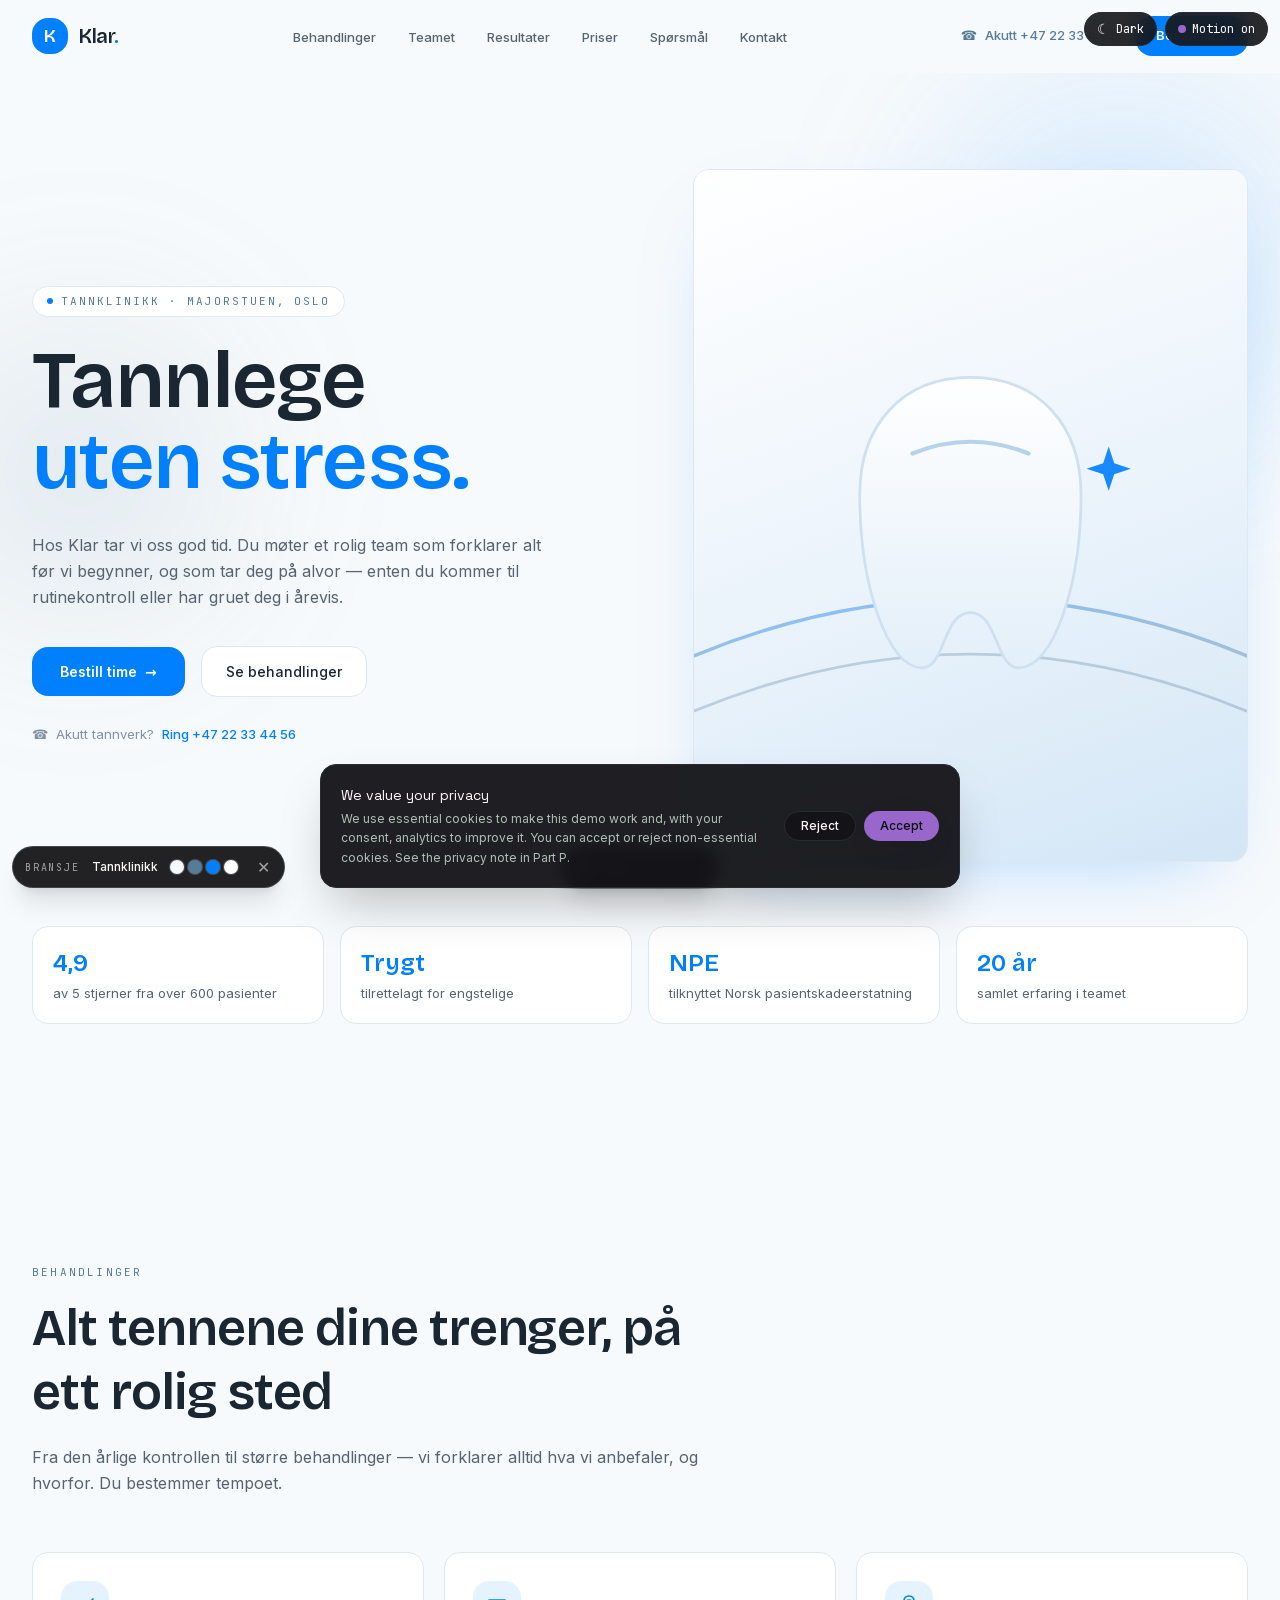
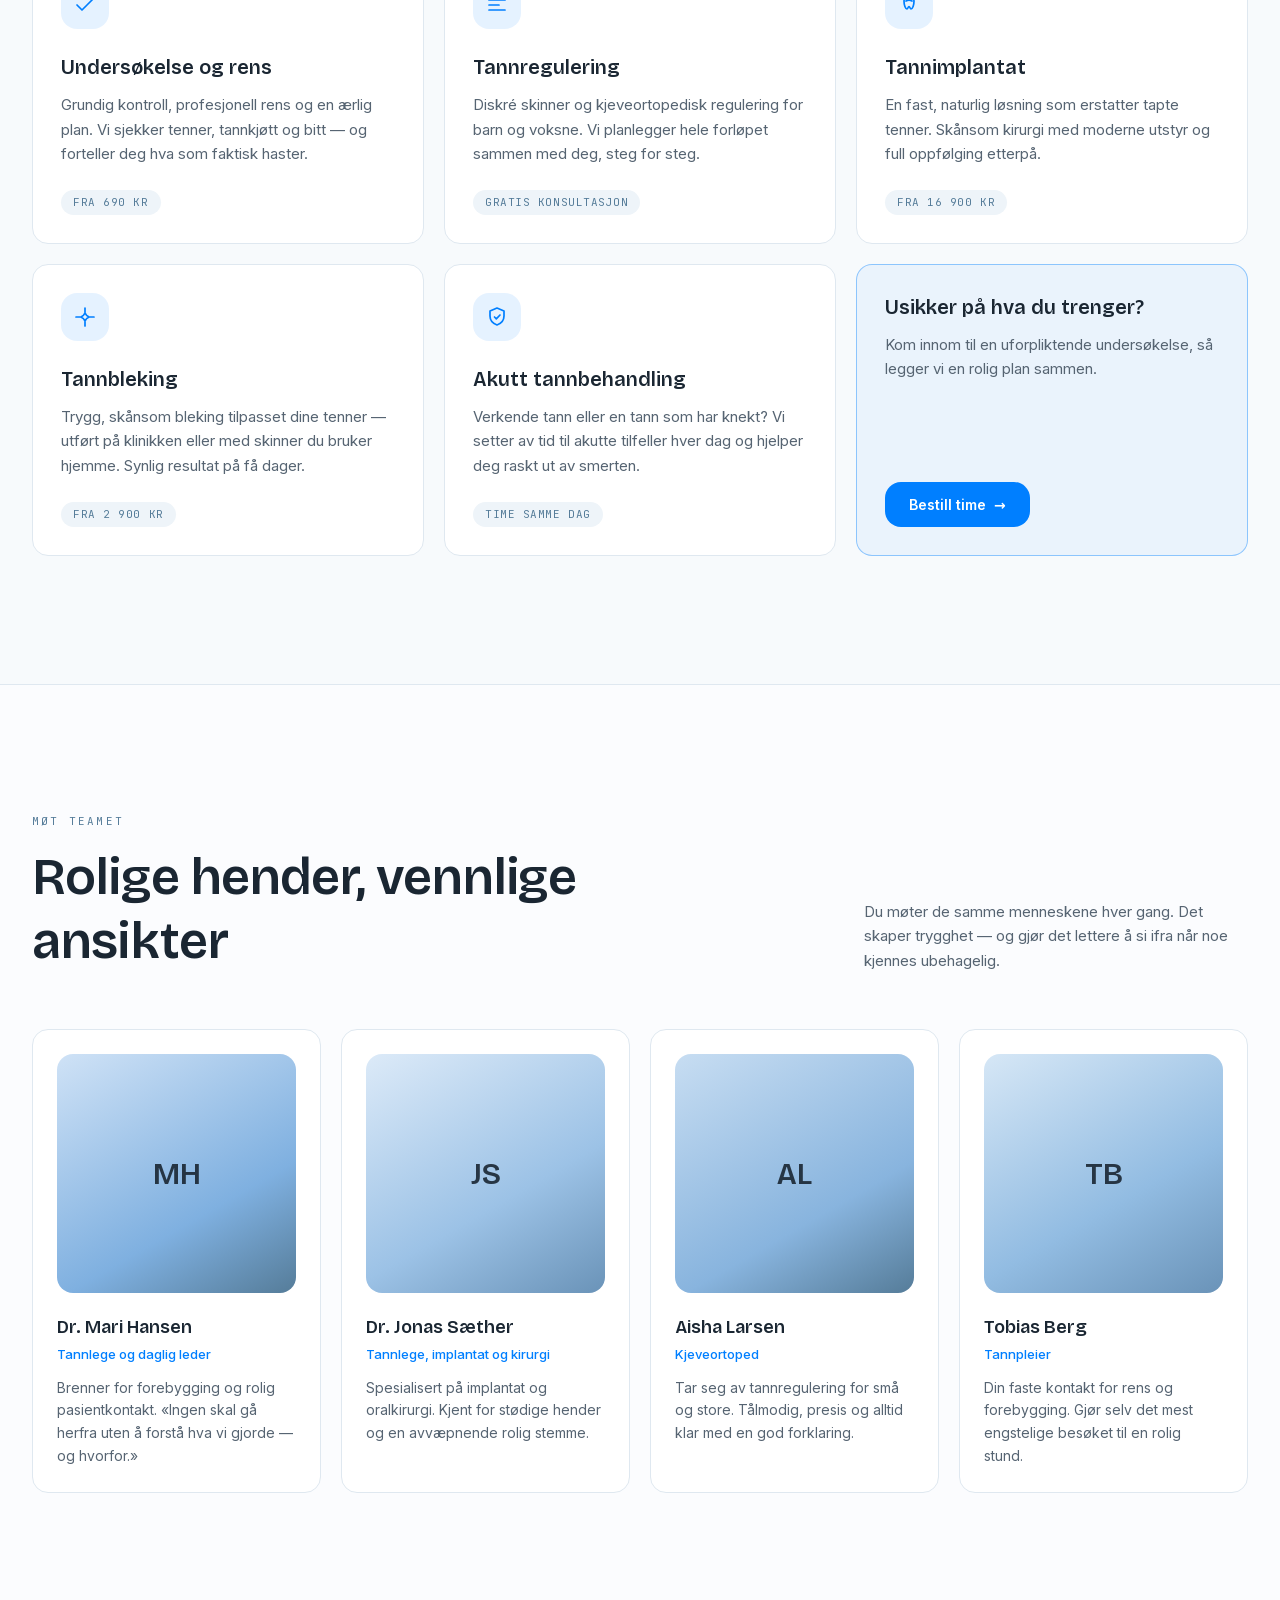
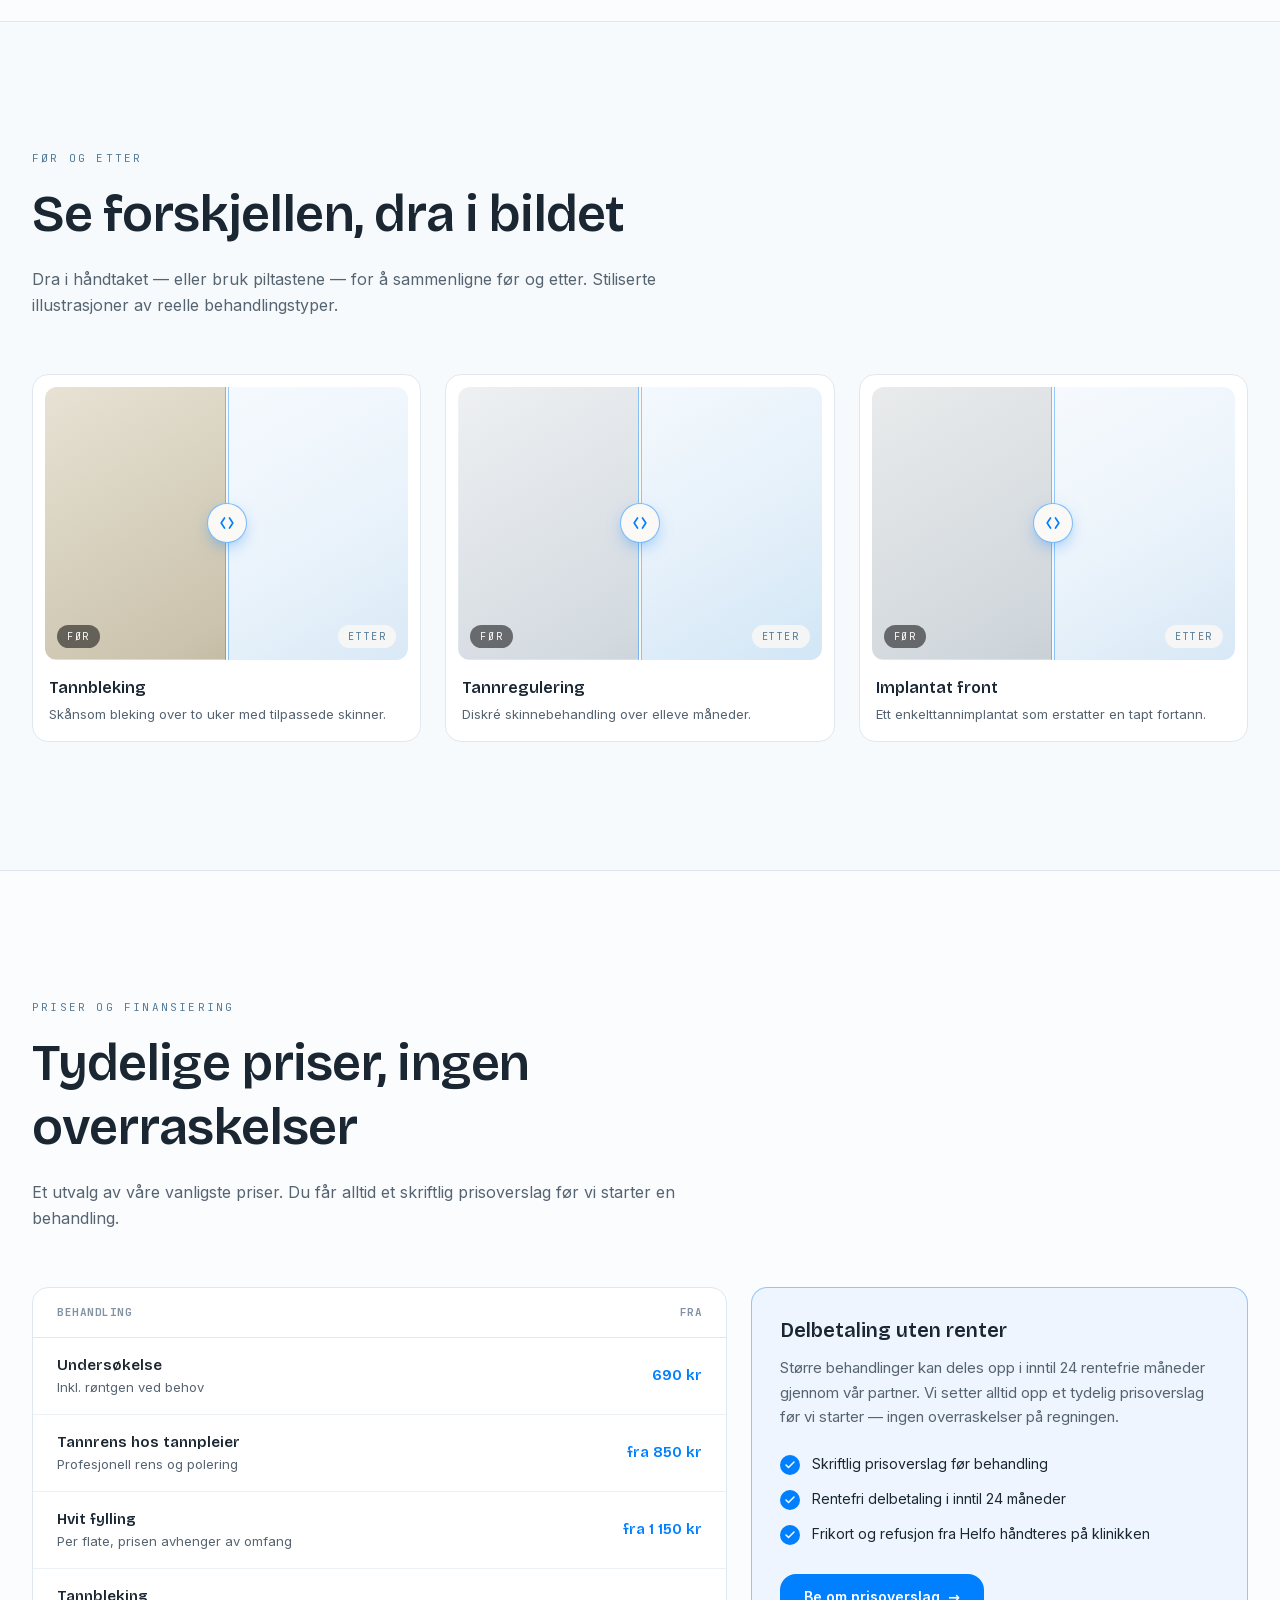
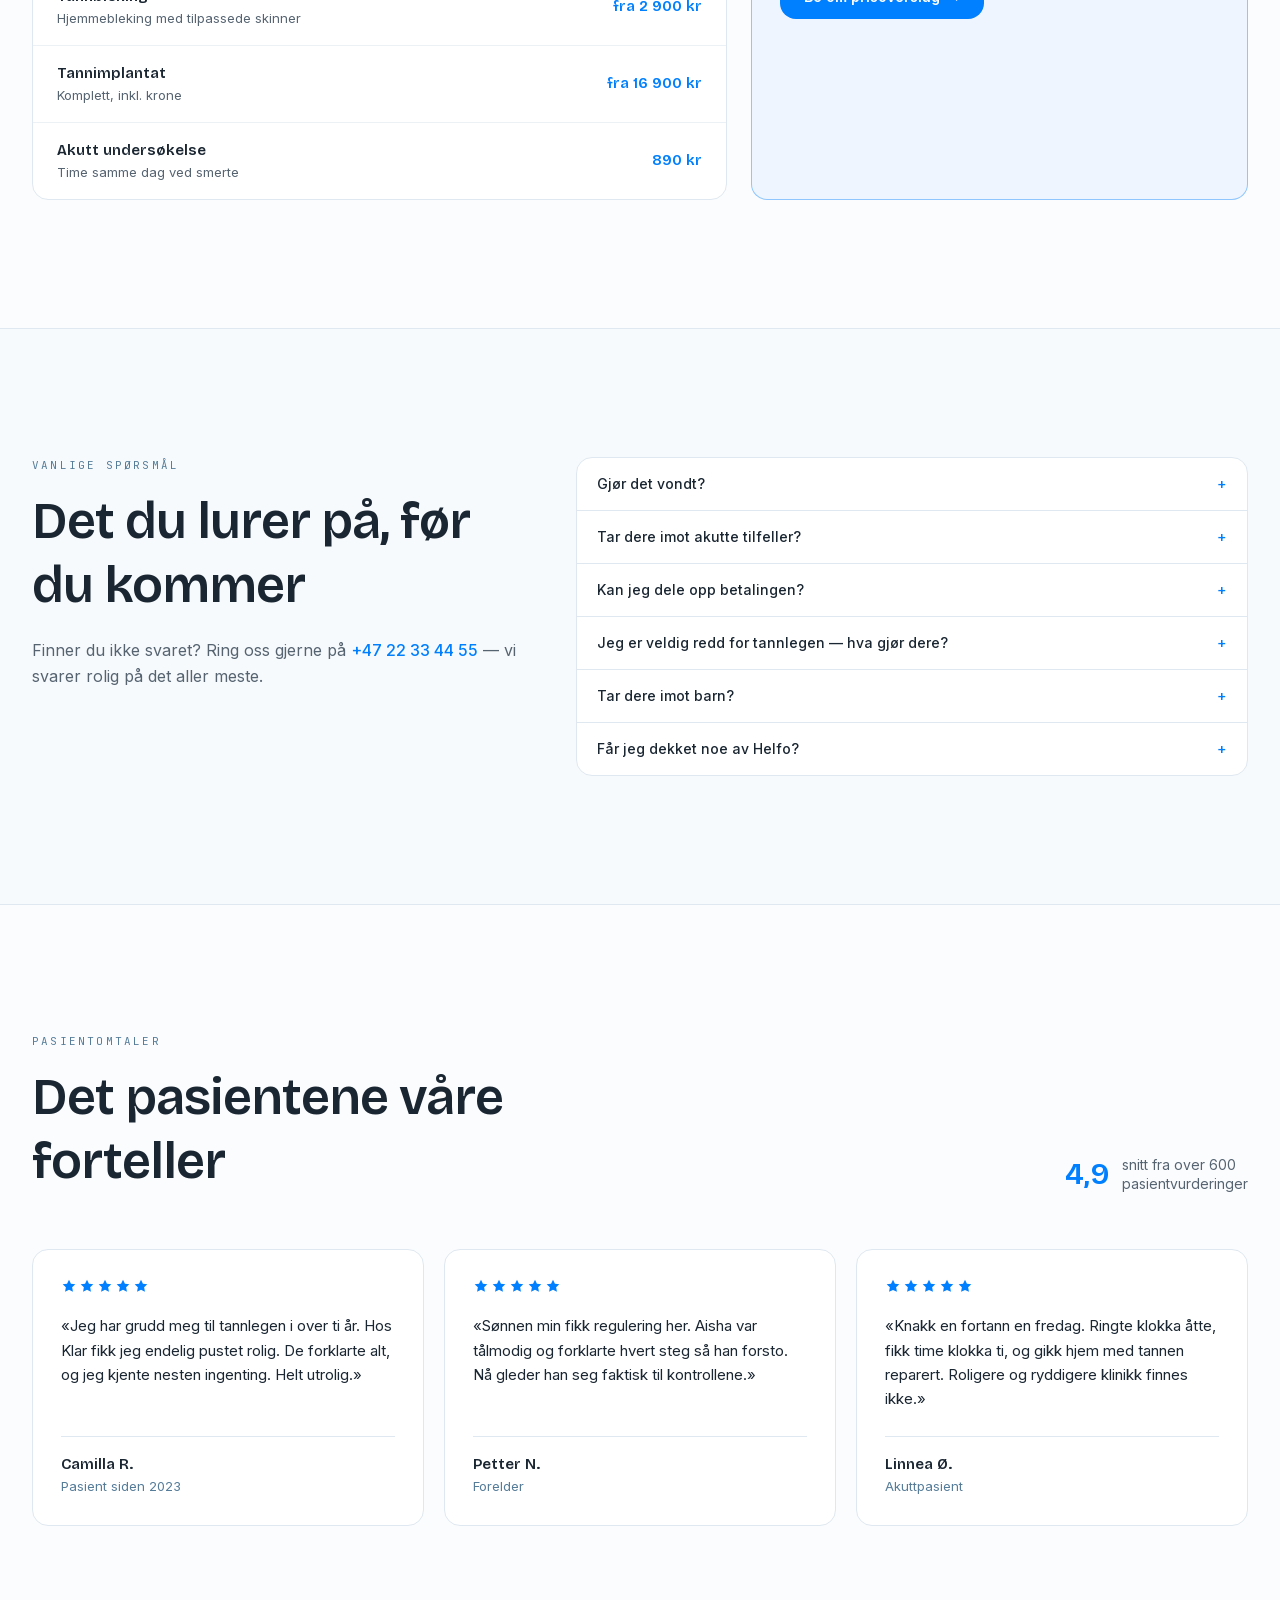
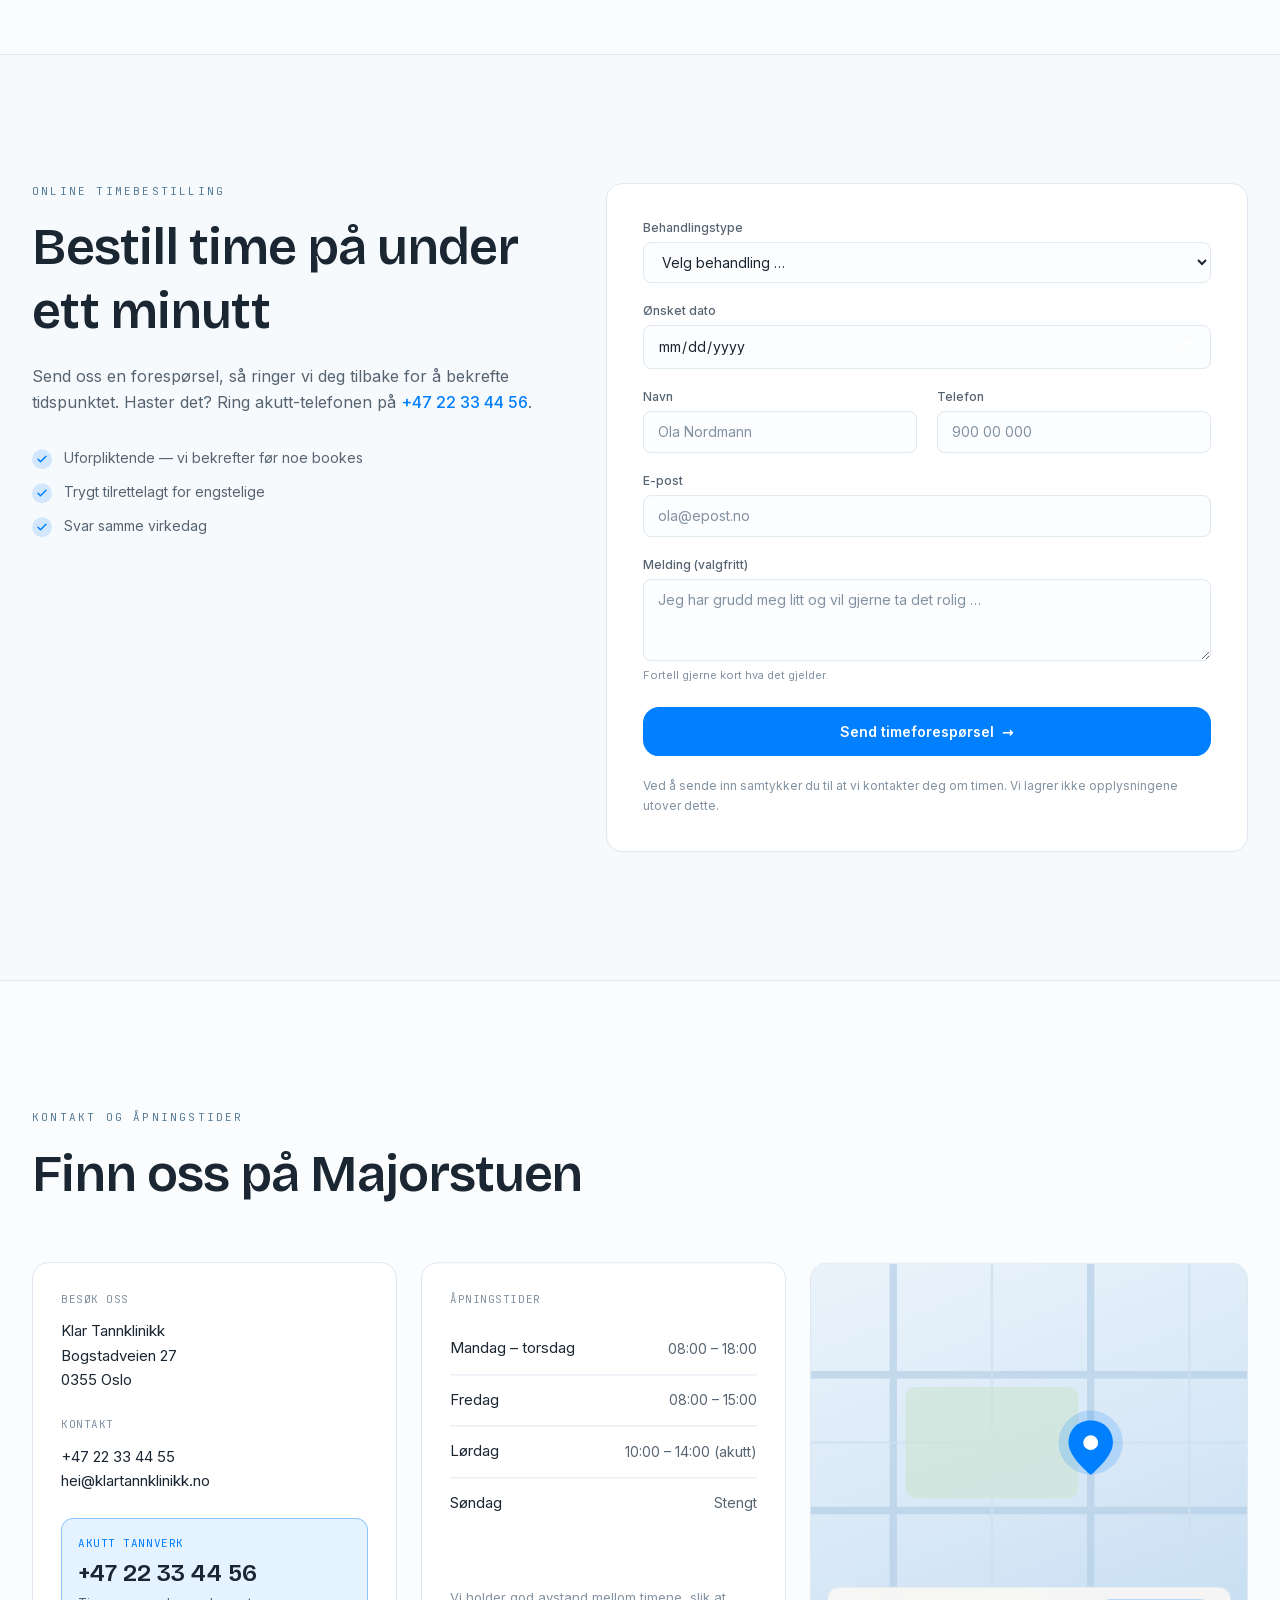
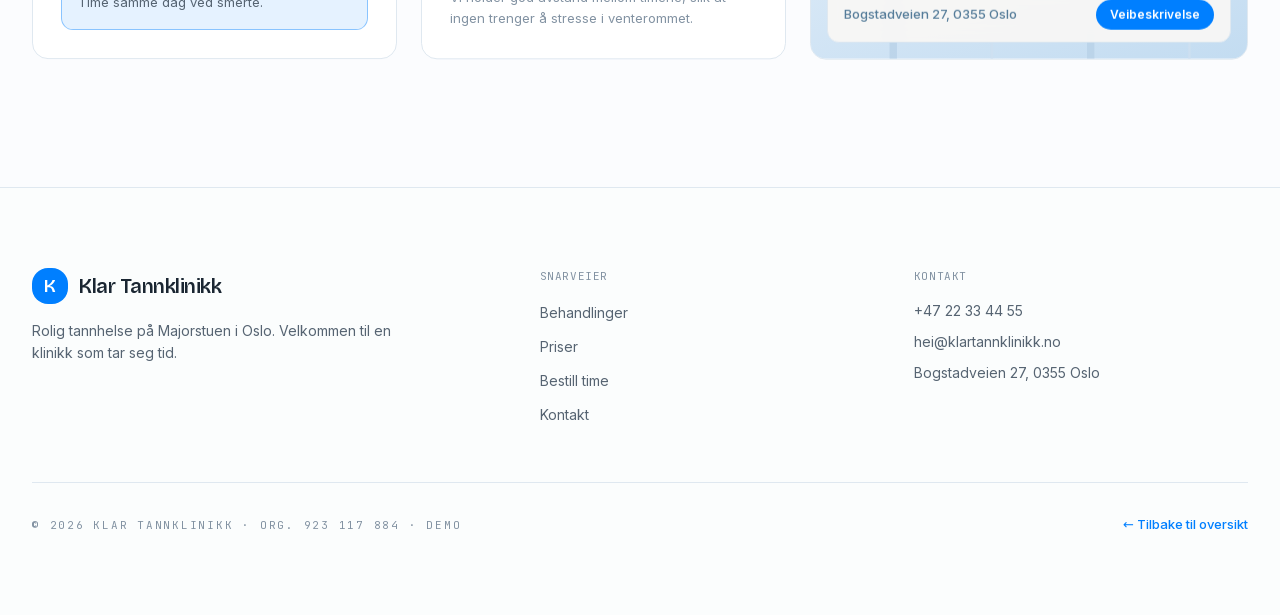
<file: bransje/klar-tannklinikk/index.html>
<!DOCTYPE html><html lang="nb" class="dark __variable_f367f3 __variable_73ee6c __variable_eef148 __variable_0a80b4 __variable_07d15b __variable_eb41fe __variable_5afde0 __variable_93a132 __variable_dd5b2f __variable_158fa5 __variable_a4bae9 __variable_805830 __variable_3c557b"><head><meta charSet="utf-8"/><meta name="viewport" content="width=device-width, initial-scale=1"/><link rel="stylesheet" href="/_next/static/css/be36116535c6efb6.css" data-precedence="next"/><link rel="stylesheet" href="/_next/static/css/091cba3c0e9cf36c.css" data-precedence="next"/><link rel="preload" as="script" fetchPriority="low" href="/_next/static/chunks/webpack-ead7a0a60bedf2f0.js"/><script src="/_next/static/chunks/fd9d1056-e2e73be9bcc6cbc2.js" async=""></script><script src="/_next/static/chunks/117-acd5dda4c622585c.js" async=""></script><script src="/_next/static/chunks/main-app-d11d49f7336754f1.js" async=""></script><script src="/_next/static/chunks/972-5c005d1da27e3f58.js" async=""></script><script src="/_next/static/chunks/343-ac253c574fddc32e.js" async=""></script><script src="/_next/static/chunks/app/bransje/klar-tannklinikk/page-0ccefb1ce6e6c328.js" async=""></script><script src="/_next/static/chunks/c15bf2b0-7971b3d333b0cf68.js" async=""></script><script src="/_next/static/chunks/793-b4d9785de8a6275e.js" async=""></script><script src="/_next/static/chunks/app/layout-a27be5fb130b44f8.js" async=""></script><title>Klar Tannklinikk — tannlege i Oslo · Studio Demos</title><meta name="description" content="Tannlege uten stress. Undersøkelse, implantat og bleking. Bestill time."/><meta name="author" content="Studio Demos"/><meta name="keywords" content="nettsidedesign,webdesign Norge,temaer,bransjesider,Next.js,framer-motion,gsap,three.js,design demo"/><meta name="robots" content="index, follow"/><link rel="canonical" href="https://deskven.github.io/bransje/klar-tannklinikk/"/><meta property="og:title" content="Klar Tannklinikk — tannlege i Oslo"/><meta property="og:description" content="Tannlege uten stress. Undersøkelse, implantat og bleking. Bestill time."/><meta property="og:url" content="https://deskven.github.io/bransje/klar-tannklinikk/"/><meta property="og:site_name" content="Klar Tannklinikk"/><meta property="og:locale" content="nb_NO"/><meta property="og:image" content="https://deskven.github.io/og.svg"/><meta name="twitter:card" content="summary_large_image"/><meta name="twitter:title" content="Studio Demos — ti komplette nettsidedesign"/><meta name="twitter:description" content="Fem temaer og fem bransjesider i ett."/><meta name="twitter:image" content="https://deskven.github.io/og.svg"/><link rel="icon" href="/icon.svg?5aa9c3a36ce4c17b" type="image/svg+xml" sizes="any"/><script>(function () {
  try {
    var t = localStorage.getItem('theme');
    if (t !== 'light' && t !== 'dark') t = 'dark';
    document.documentElement.classList.toggle('dark', t === 'dark');
    if (localStorage.getItem('reduce-motion') === '1') {
      document.documentElement.classList.add('reduce-motion');
    }
  } catch (e) {}
})();</script><script type="application/ld+json">{"@context":"https://schema.org","@graph":[{"@type":"Organization","@id":"https://deskven.github.io/#organization","name":"Studio Demos","url":"https://deskven.github.io","logo":"https://deskven.github.io/og.svg"},{"@type":"WebSite","@id":"https://deskven.github.io/#website","url":"https://deskven.github.io","name":"Studio Demos","inLanguage":"nb-NO","publisher":{"@id":"https://deskven.github.io/#organization"}}]}</script><script src="/_next/static/chunks/polyfills-42372ed130431b0a.js" noModule=""></script></head><body class="bg-ink font-sans text-snow antialiased"><a href="#main" class="skip-link">Hopp til innhold</a><div data-site="klar-tannklinikk" data-scheme="light" style="--bg:247 250 252;--card:255 255 255;--card-2:238 244 249;--border:223 232 240;--fg:26 38 50;--muted:86 100 114;--muted-2:130 146 162;--accent-rgb:0 127 255;--accent-2-rgb:85 124 153;--accent-contrast-rgb:255 255 255;--radius:16px;--font-display:var(--font-bricolage);--font-body:var(--font-inter)" class="relative min-h-screen bg-ink font-body text-snow antialiased before:fixed before:inset-0 before:-z-10 before:bg-ink before:content-[&#x27;&#x27;]"><script type="application/ld+json">{"@context":"https://schema.org","@graph":[{"@type":"Dentist","@id":"https://klartannklinikk.no/#dentist","name":"Klar Tannklinikk","url":"https://klartannklinikk.no","telephone":"+47 22 33 44 55","email":"hei@klartannklinikk.no","priceRange":"$$","image":"https://klartannklinikk.no/og.jpg","address":{"@type":"PostalAddress","streetAddress":"Bogstadveien 27","postalCode":"0355","addressLocality":"Oslo","addressCountry":"NO"},"geo":{"@type":"GeoCoordinates","latitude":59.9277,"longitude":10.7155},"openingHoursSpecification":[{"@type":"OpeningHoursSpecification","dayOfWeek":["Monday","Tuesday","Wednesday","Thursday"],"opens":"08:00","closes":"18:00"},{"@type":"OpeningHoursSpecification","dayOfWeek":"Friday","opens":"08:00","closes":"15:00"},{"@type":"OpeningHoursSpecification","dayOfWeek":"Saturday","opens":"10:00","closes":"14:00"}],"aggregateRating":{"@type":"AggregateRating","ratingValue":"4.9","reviewCount":"627","bestRating":"5","worstRating":"1"},"availableService":[{"@type":"MedicalProcedure","name":"Tannimplantat"},{"@type":"MedicalProcedure","name":"Tannbleking"},{"@type":"MedicalProcedure","name":"Tannregulering"}]},{"@type":"MedicalProcedure","name":"Tannimplantat","procedureType":"https://schema.org/SurgicalProcedure","description":"Fast, naturlig løsning som erstatter tapte tenner med skånsom kirurgi og full oppfølging.","provider":{"@id":"https://klartannklinikk.no/#dentist"}},{"@type":"MedicalProcedure","name":"Tannbleking","procedureType":"https://schema.org/TherapeuticProcedure","description":"Trygg, skånsom bleking tilpasset dine tenner, utført på klinikken eller med skinner hjemme.","provider":{"@id":"https://klartannklinikk.no/#dentist"}},{"@type":"MedicalProcedure","name":"Tannregulering","procedureType":"https://schema.org/TherapeuticProcedure","description":"Diskré skinner og kjeveortopedisk regulering for barn og voksne, planlagt steg for steg.","provider":{"@id":"https://klartannklinikk.no/#dentist"}},{"@type":"FAQPage","mainEntity":[{"@type":"Question","name":"Gjør det vondt?","acceptedAnswer":{"@type":"Answer","text":"De aller fleste behandlinger er smertefrie. Vi bruker effektiv bedøvelse, jobber skånsomt og stopper med en gang du gir tegn. Mange blir overrasket over hvor lite de kjenner."}},{"@type":"Question","name":"Tar dere imot akutte tilfeller?","acceptedAnswer":{"@type":"Answer","text":"Ja. Vi setter av tid til akutte timer hver dag. Ring oss på morgenen, så finner vi som regel en time samme dag — har du sterke smerter, prioriterer vi deg."}},{"@type":"Question","name":"Kan jeg dele opp betalingen?","acceptedAnswer":{"@type":"Answer","text":"Ja. Større behandlinger kan deles opp i inntil 24 rentefrie måneder gjennom vår betalingspartner. Du får alltid et skriftlig prisoverslag før vi begynner."}},{"@type":"Question","name":"Jeg er veldig redd for tannlegen — hva gjør dere?","acceptedAnswer":{"@type":"Answer","text":"Da er du ikke alene, og du er hjertelig velkommen. Vi tar god tid, forklarer alt på forhånd og lar deg styre tempoet. Vi kan dele opp behandlingen og avtale tydelige stopptegn underveis."}},{"@type":"Question","name":"Tar dere imot barn?","acceptedAnswer":{"@type":"Answer","text":"Ja, vi tar imot barn og unge og legger vekt på en trygg, leken første opplevelse. Barn under 18 år har gratis tannbehandling i den offentlige tannhelsetjenesten, men er velkomne til oss for blant annet regulering."}},{"@type":"Question","name":"Får jeg dekket noe av Helfo?","acceptedAnswer":{"@type":"Answer","text":"Enkelte behandlinger gir rett til stønad fra Helfo, for eksempel ved visse sykdommer og tilstander. Vi sjekker dette for deg og ordner refusjonen direkte på klinikken."}}]},{"@type":"Review","itemReviewed":{"@id":"https://klartannklinikk.no/#dentist"},"reviewRating":{"@type":"Rating","ratingValue":"5","bestRating":"5"},"author":{"@type":"Person","name":"Camilla R."},"reviewBody":"Jeg har grudd meg til tannlegen i over ti år. Hos Klar fikk jeg endelig pustet rolig. De forklarte alt, og jeg kjente nesten ingenting. Helt utrolig."},{"@type":"Review","itemReviewed":{"@id":"https://klartannklinikk.no/#dentist"},"reviewRating":{"@type":"Rating","ratingValue":"5","bestRating":"5"},"author":{"@type":"Person","name":"Petter N."},"reviewBody":"Sønnen min fikk regulering her. Aisha var tålmodig og forklarte hvert steg så han forsto. Nå gleder han seg faktisk til kontrollene."},{"@type":"Review","itemReviewed":{"@id":"https://klartannklinikk.no/#dentist"},"reviewRating":{"@type":"Rating","ratingValue":"5","bestRating":"5"},"author":{"@type":"Person","name":"Linnea Ø."},"reviewBody":"Knakk en fortann en fredag. Ringte klokka åtte, fikk time klokka ti, og gikk hjem med tannen reparert. Roligere og ryddigere klinikk finnes ikke."}]}</script><div class="sticky top-0 z-40 border-b transition-colors duration-500 border-transparent bg-transparent"><nav class="mx-auto flex max-w-7xl items-center justify-between gap-4 px-5 py-4 sm:px-8"><a href="#topp" class="flex items-center gap-2.5" aria-label="Klar Tannklinikk — til toppen"><span aria-hidden="true" class="flex h-9 w-9 items-center justify-center rounded-site bg-accent font-display text-lg font-semibold text-accent-contrast">K</span><span class="font-display text-xl font-semibold tracking-tight text-snow">Klar<span class="text-accent">.</span></span></a><ul class="hidden items-center gap-8 lg:flex"><li><a href="#behandlinger" class="text-[13px] font-medium text-ash transition-colors hover:text-accent">Behandlinger</a></li><li><a href="#teamet" class="text-[13px] font-medium text-ash transition-colors hover:text-accent">Teamet</a></li><li><a href="#resultater" class="text-[13px] font-medium text-ash transition-colors hover:text-accent">Resultater</a></li><li><a href="#priser" class="text-[13px] font-medium text-ash transition-colors hover:text-accent">Priser</a></li><li><a href="#faq" class="text-[13px] font-medium text-ash transition-colors hover:text-accent">Spørsmål</a></li><li><a href="#kontakt" class="text-[13px] font-medium text-ash transition-colors hover:text-accent">Kontakt</a></li></ul><div class="flex items-center gap-3"><a href="tel:+4722334456" class="hidden items-center gap-2 text-[13px] font-medium text-slateblue transition-colors hover:text-accent sm:inline-flex"><span aria-hidden="true">☎</span>Akutt <!-- -->+47 22 33 44 56</a><a href="#timebestilling" class="rounded-site bg-accent px-5 py-2.5 text-[13px] font-semibold text-accent-contrast transition-all duration-300 ease-expensive hover:bg-accent-2">Bestill time</a></div></nav></div><main id="main"><section id="topp" class="relative overflow-hidden px-5 pb-20 pt-16 sm:px-8 sm:pb-28 sm:pt-24"><div aria-hidden="true" class="pointer-events-none absolute -right-32 -top-24 h-[36rem] w-[36rem] rounded-full blur-3xl" style="background:radial-gradient(circle, rgba(0,127,255,0.16), transparent 70%)"></div><div aria-hidden="true" class="pointer-events-none absolute -left-40 top-40 h-[30rem] w-[30rem] rounded-full blur-3xl" style="background:radial-gradient(circle, rgba(85,124,153,0.14), transparent 70%)"></div><div class="relative mx-auto grid max-w-7xl grid-cols-1 items-center gap-12 lg:grid-cols-[1.05fr_0.95fr]"><div><div style="opacity:0;transform:translateY(24px)"><p class="inline-flex items-center gap-2 rounded-full border border-line bg-surface px-3.5 py-1.5 font-mono text-[11px] uppercase tracking-[0.18em] text-slateblue"><span class="h-1.5 w-1.5 rounded-full bg-accent" aria-hidden="true"></span>Tannklinikk · Majorstuen, Oslo</p></div><div style="opacity:0;transform:translateY(24px)"><h1 class="mt-6 font-display text-[clamp(2.8rem,7vw,5rem)] font-semibold leading-[1.02] tracking-[-0.02em] text-snow">Tannlege<br/><span class="text-accent">uten stress.</span></h1></div><div style="opacity:0;transform:translateY(24px)"><p class="mt-7 max-w-lg text-[16px] leading-relaxed text-ash">Hos Klar tar vi oss god tid. Du møter et rolig team som forklarer alt før vi begynner, og som tar deg på alvor — enten du kommer til rutinekontroll eller har gruet deg i årevis.</p></div><div style="opacity:0;transform:translateY(24px)"><div class="mt-9 flex flex-wrap items-center gap-4"><a href="#timebestilling" class="inline-flex items-center gap-2 rounded-site bg-accent px-7 py-3.5 text-[14px] font-semibold text-accent-contrast transition-all duration-300 ease-expensive hover:bg-accent-2">Bestill time<span aria-hidden="true">→</span></a><a href="#behandlinger" class="inline-flex items-center gap-2 rounded-site border border-line bg-surface px-6 py-3.5 text-[14px] font-medium text-snow transition-colors hover:border-accent/60">Se behandlinger</a></div></div><div style="opacity:0;transform:translateY(24px)"><p class="mt-7 flex items-center gap-2 text-[13px] text-slate2"><span aria-hidden="true">☎</span>Akutt tannverk?<!-- --> <a href="tel:+4722334456" class="font-medium text-accent hover:underline">Ring <!-- -->+47 22 33 44 56</a></p></div></div><div class="relative" style="opacity:0;transform:translateY(36px)"><figure class="relative aspect-[4/5] overflow-hidden rounded-site border border-line bg-surface shadow-[0_30px_80px_-40px_rgba(0,127,255,0.35)]" role="img" aria-label="Rolig, lyst behandlingsrom hos Klar Tannklinikk"><div class="absolute inset-0" style="background:linear-gradient(160deg,#ffffff,#eaf3fb 55%,#d3e6f6)" aria-hidden="true"></div><svg viewBox="0 0 400 500" class="absolute inset-0 h-full w-full" aria-hidden="true" preserveAspectRatio="xMidYMid slice"><defs><linearGradient id="klarTooth" x1="0" y1="0" x2="0" y2="1"><stop offset="0%" stop-color="#ffffff"></stop><stop offset="100%" stop-color="#e3eff9"></stop></linearGradient><linearGradient id="klarArc" x1="0" y1="0" x2="1" y2="1"><stop offset="0%" stop-color="#007FFF" stop-opacity="0.9"></stop><stop offset="100%" stop-color="#557C99" stop-opacity="0.8"></stop></linearGradient></defs><path d="M-20 360 Q200 260 420 360" fill="none" stroke="url(#klarArc)" stroke-width="2.5" opacity="0.5"></path><path d="M-20 400 Q200 300 420 400" fill="none" stroke="#557C99" stroke-width="2" opacity="0.3"></path><path d="M200 150 C150 150 120 185 120 235 C120 300 140 360 165 360 C182 360 180 320 200 320 C220 320 218 360 235 360 C260 360 280 300 280 235 C280 185 250 150 200 150 Z" fill="url(#klarTooth)" stroke="#cfe0f0" stroke-width="2"></path><path d="M158 205 Q200 188 242 205" fill="none" stroke="#9cc2e6" stroke-width="3" stroke-linecap="round" opacity="0.7"></path><g opacity="0.9"><path d="M300 200 l4 12 l12 4 l-12 4 l-4 12 l-4 -12 l-12 -4 l12 -4 z" fill="#007FFF"></path></g></svg><figcaption class="absolute bottom-4 left-4 inline-flex items-center gap-2 rounded-full border border-line bg-paper/90 px-3 py-1.5 font-mono text-[10px] uppercase tracking-[0.16em] text-slateblue backdrop-blur">Ro · Tillit · Klarhet</figcaption></figure></div></div><div class="relative mx-auto mt-16 max-w-7xl"><div style="opacity:0;transform:translateY(24px)"><ul class="grid grid-cols-2 gap-4 lg:grid-cols-4"><li class="rounded-site border border-line bg-surface p-5 transition-colors hover:border-accent/40"><p class="font-display text-2xl font-semibold text-accent">4,9</p><p class="mt-1.5 text-[13px] leading-snug text-ash">av 5 stjerner fra over 600 pasienter</p></li><li class="rounded-site border border-line bg-surface p-5 transition-colors hover:border-accent/40"><p class="font-display text-2xl font-semibold text-accent">Trygt</p><p class="mt-1.5 text-[13px] leading-snug text-ash">tilrettelagt for engstelige</p></li><li class="rounded-site border border-line bg-surface p-5 transition-colors hover:border-accent/40"><p class="font-display text-2xl font-semibold text-accent">NPE</p><p class="mt-1.5 text-[13px] leading-snug text-ash">tilknyttet Norsk pasientskadeerstatning</p></li><li class="rounded-site border border-line bg-surface p-5 transition-colors hover:border-accent/40"><p class="font-display text-2xl font-semibold text-accent">20 år</p><p class="mt-1.5 text-[13px] leading-snug text-ash">samlet erfaring i teamet</p></li></ul></div></div></section><section id="behandlinger" class="mx-auto max-w-7xl px-5 py-24 sm:px-8 sm:py-32"><div class="mb-14 max-w-2xl"><div style="opacity:0;transform:translateY(24px)"><p class="font-mono text-[11px] uppercase tracking-[0.2em] text-slateblue">Behandlinger</p></div><div style="opacity:0;transform:translateY(24px)"><h2 class="mt-4 font-display text-[clamp(2rem,4.4vw,3.2rem)] font-semibold leading-tight tracking-[-0.02em] text-snow">Alt tennene dine trenger, på ett rolig sted</h2></div><div style="opacity:0;transform:translateY(24px)"><p class="mt-5 text-[16px] leading-relaxed text-ash">Fra den årlige kontrollen til større behandlinger — vi forklarer alltid hva vi anbefaler, og hvorfor. Du bestemmer tempoet.</p></div></div><div class="grid gap-5 sm:grid-cols-2 lg:grid-cols-3"><div style="opacity:0;transform:translateY(24px)"><article class="group flex h-full flex-col rounded-site border border-line bg-surface p-7 transition-all duration-300 ease-expensive hover:-translate-y-1 hover:border-accent/50 hover:shadow-[0_24px_60px_-32px_rgba(0,127,255,0.4)]"><span class="flex h-12 w-12 items-center justify-center rounded-site bg-accent/10 text-accent transition-colors group-hover:bg-accent group-hover:text-accent-contrast"><svg width="24" height="24" viewBox="0 0 24 24" fill="none" stroke="currentColor" stroke-width="1.7" stroke-linecap="round" stroke-linejoin="round" aria-hidden="true"><path d="M20 6 9 17l-5-5"></path></svg></span><h3 class="mt-6 font-display text-xl font-semibold text-snow">Undersøkelse og rens</h3><p class="mt-3 flex-1 text-[15px] leading-relaxed text-ash">Grundig kontroll, profesjonell rens og en ærlig plan. Vi sjekker tenner, tannkjøtt og bitt — og forteller deg hva som faktisk haster.</p><p class="mt-6 inline-flex w-fit items-center gap-2 rounded-full bg-surface-2 px-3 py-1 font-mono text-[11px] uppercase tracking-wider text-slateblue">Fra 690 kr</p></article></div><div style="opacity:0;transform:translateY(24px)"><article class="group flex h-full flex-col rounded-site border border-line bg-surface p-7 transition-all duration-300 ease-expensive hover:-translate-y-1 hover:border-accent/50 hover:shadow-[0_24px_60px_-32px_rgba(0,127,255,0.4)]"><span class="flex h-12 w-12 items-center justify-center rounded-site bg-accent/10 text-accent transition-colors group-hover:bg-accent group-hover:text-accent-contrast"><svg width="24" height="24" viewBox="0 0 24 24" fill="none" stroke="currentColor" stroke-width="1.7" stroke-linecap="round" stroke-linejoin="round" aria-hidden="true"><path d="M4 7h16M4 12h10M4 17h16"></path></svg></span><h3 class="mt-6 font-display text-xl font-semibold text-snow">Tannregulering</h3><p class="mt-3 flex-1 text-[15px] leading-relaxed text-ash">Diskré skinner og kjeveortopedisk regulering for barn og voksne. Vi planlegger hele forløpet sammen med deg, steg for steg.</p><p class="mt-6 inline-flex w-fit items-center gap-2 rounded-full bg-surface-2 px-3 py-1 font-mono text-[11px] uppercase tracking-wider text-slateblue">Gratis konsultasjon</p></article></div><div style="opacity:0;transform:translateY(24px)"><article class="group flex h-full flex-col rounded-site border border-line bg-surface p-7 transition-all duration-300 ease-expensive hover:-translate-y-1 hover:border-accent/50 hover:shadow-[0_24px_60px_-32px_rgba(0,127,255,0.4)]"><span class="flex h-12 w-12 items-center justify-center rounded-site bg-accent/10 text-accent transition-colors group-hover:bg-accent group-hover:text-accent-contrast"><svg width="24" height="24" viewBox="0 0 24 24" fill="none" stroke="currentColor" stroke-width="1.7" stroke-linecap="round" stroke-linejoin="round" aria-hidden="true"><path d="M12 3c-3 0-5 2.2-5 5 0 4 1.4 8 3 8 1 0 1-2.5 2-2.5s1 2.5 2 2.5c1.6 0 3-4 3-8 0-2.8-2-5-5-5Z"></path><path d="M9 8c1.8-1 4.2-1 6 0"></path></svg></span><h3 class="mt-6 font-display text-xl font-semibold text-snow">Tannimplantat</h3><p class="mt-3 flex-1 text-[15px] leading-relaxed text-ash">En fast, naturlig løsning som erstatter tapte tenner. Skånsom kirurgi med moderne utstyr og full oppfølging etterpå.</p><p class="mt-6 inline-flex w-fit items-center gap-2 rounded-full bg-surface-2 px-3 py-1 font-mono text-[11px] uppercase tracking-wider text-slateblue">Fra 16 900 kr</p></article></div><div style="opacity:0;transform:translateY(24px)"><article class="group flex h-full flex-col rounded-site border border-line bg-surface p-7 transition-all duration-300 ease-expensive hover:-translate-y-1 hover:border-accent/50 hover:shadow-[0_24px_60px_-32px_rgba(0,127,255,0.4)]"><span class="flex h-12 w-12 items-center justify-center rounded-site bg-accent/10 text-accent transition-colors group-hover:bg-accent group-hover:text-accent-contrast"><svg width="24" height="24" viewBox="0 0 24 24" fill="none" stroke="currentColor" stroke-width="1.7" stroke-linecap="round" stroke-linejoin="round" aria-hidden="true"><path d="M12 3v4M12 17v4M3 12h4M17 12h4"></path><path d="M12 8l1.6 2.4L16 12l-2.4 1.6L12 16l-1.6-2.4L8 12l2.4-1.6L12 8Z"></path></svg></span><h3 class="mt-6 font-display text-xl font-semibold text-snow">Tannbleking</h3><p class="mt-3 flex-1 text-[15px] leading-relaxed text-ash">Trygg, skånsom bleking tilpasset dine tenner — utført på klinikken eller med skinner du bruker hjemme. Synlig resultat på få dager.</p><p class="mt-6 inline-flex w-fit items-center gap-2 rounded-full bg-surface-2 px-3 py-1 font-mono text-[11px] uppercase tracking-wider text-slateblue">Fra 2 900 kr</p></article></div><div style="opacity:0;transform:translateY(24px)"><article class="group flex h-full flex-col rounded-site border border-line bg-surface p-7 transition-all duration-300 ease-expensive hover:-translate-y-1 hover:border-accent/50 hover:shadow-[0_24px_60px_-32px_rgba(0,127,255,0.4)]"><span class="flex h-12 w-12 items-center justify-center rounded-site bg-accent/10 text-accent transition-colors group-hover:bg-accent group-hover:text-accent-contrast"><svg width="24" height="24" viewBox="0 0 24 24" fill="none" stroke="currentColor" stroke-width="1.7" stroke-linecap="round" stroke-linejoin="round" aria-hidden="true"><path d="M12 3l7 3v5c0 4.5-3 7.5-7 9-4-1.5-7-4.5-7-9V6l7-3Z"></path><path d="M9.5 12l1.8 1.8L15 10"></path></svg></span><h3 class="mt-6 font-display text-xl font-semibold text-snow">Akutt tannbehandling</h3><p class="mt-3 flex-1 text-[15px] leading-relaxed text-ash">Verkende tann eller en tann som har knekt? Vi setter av tid til akutte tilfeller hver dag og hjelper deg raskt ut av smerten.</p><p class="mt-6 inline-flex w-fit items-center gap-2 rounded-full bg-surface-2 px-3 py-1 font-mono text-[11px] uppercase tracking-wider text-slateblue">Time samme dag</p></article></div><div style="opacity:0;transform:translateY(24px)"><article class="flex h-full flex-col justify-between rounded-site border border-accent/40 bg-accent/5 p-7"><div><h3 class="font-display text-xl font-semibold text-snow">Usikker på hva du trenger?</h3><p class="mt-3 text-[15px] leading-relaxed text-ash">Kom innom til en uforpliktende undersøkelse, så legger vi en rolig plan sammen.</p></div><a href="#timebestilling" class="mt-6 inline-flex w-fit items-center gap-2 rounded-site bg-accent px-6 py-3 text-[14px] font-semibold text-accent-contrast transition-all duration-300 ease-expensive hover:bg-accent-2">Bestill time <span aria-hidden="true">→</span></a></article></div></div></section><section id="teamet" class="border-y border-line bg-surface/40"><div class="mx-auto max-w-7xl px-5 py-24 sm:px-8 sm:py-32"><div class="mb-14 flex flex-wrap items-end justify-between gap-6"><div class="max-w-xl"><div style="opacity:0;transform:translateY(24px)"><p class="font-mono text-[11px] uppercase tracking-[0.2em] text-slateblue">Møt teamet</p></div><div style="opacity:0;transform:translateY(24px)"><h2 class="mt-4 font-display text-[clamp(2rem,4.4vw,3.2rem)] font-semibold leading-tight tracking-[-0.02em] text-snow">Rolige hender, vennlige ansikter</h2></div></div><div style="opacity:0;transform:translateY(24px)"><p class="max-w-sm text-[15px] leading-relaxed text-ash">Du møter de samme menneskene hver gang. Det skaper trygghet — og gjør det lettere å si ifra når noe kjennes ubehagelig.</p></div></div><div class="grid gap-5 sm:grid-cols-2 lg:grid-cols-4"><div style="opacity:0;transform:translateY(24px)"><article class="group flex h-full flex-col rounded-site border border-line bg-surface p-6 transition-all duration-300 ease-expensive hover:-translate-y-1 hover:border-accent/40"><span class="flex aspect-square w-full items-center justify-center rounded-site font-display text-3xl font-semibold text-snow/90" style="background:linear-gradient(150deg,#cfe2f6,#7fb0e0 65%,#557c99)" role="img" aria-label="Portrett av Dr. Mari Hansen">MH</span><h3 class="mt-5 font-display text-lg font-semibold text-snow">Dr. Mari Hansen</h3><p class="mt-1 text-[13px] font-medium text-accent">Tannlege og daglig leder</p><p class="mt-3 flex-1 text-[14px] leading-relaxed text-ash">Brenner for forebygging og rolig pasientkontakt. «Ingen skal gå herfra uten å forstå hva vi gjorde — og hvorfor.»</p></article></div><div style="opacity:0;transform:translateY(24px)"><article class="group flex h-full flex-col rounded-site border border-line bg-surface p-6 transition-all duration-300 ease-expensive hover:-translate-y-1 hover:border-accent/40"><span class="flex aspect-square w-full items-center justify-center rounded-site font-display text-3xl font-semibold text-snow/90" style="background:linear-gradient(150deg,#dceaf8,#9cc2e6 60%,#6a93b8)" role="img" aria-label="Portrett av Dr. Jonas Sæther">JS</span><h3 class="mt-5 font-display text-lg font-semibold text-snow">Dr. Jonas Sæther</h3><p class="mt-1 text-[13px] font-medium text-accent">Tannlege, implantat og kirurgi</p><p class="mt-3 flex-1 text-[14px] leading-relaxed text-ash">Spesialisert på implantat og oralkirurgi. Kjent for stødige hender og en avvæpnende rolig stemme.</p></article></div><div style="opacity:0;transform:translateY(24px)"><article class="group flex h-full flex-col rounded-site border border-line bg-surface p-6 transition-all duration-300 ease-expensive hover:-translate-y-1 hover:border-accent/40"><span class="flex aspect-square w-full items-center justify-center rounded-site font-display text-3xl font-semibold text-snow/90" style="background:linear-gradient(150deg,#c7ddf2,#88b4de 65%,#557c99)" role="img" aria-label="Portrett av Aisha Larsen">AL</span><h3 class="mt-5 font-display text-lg font-semibold text-snow">Aisha Larsen</h3><p class="mt-1 text-[13px] font-medium text-accent">Kjeveortoped</p><p class="mt-3 flex-1 text-[14px] leading-relaxed text-ash">Tar seg av tannregulering for små og store. Tålmodig, presis og alltid klar med en god forklaring.</p></article></div><div style="opacity:0;transform:translateY(24px)"><article class="group flex h-full flex-col rounded-site border border-line bg-surface p-6 transition-all duration-300 ease-expensive hover:-translate-y-1 hover:border-accent/40"><span class="flex aspect-square w-full items-center justify-center rounded-site font-display text-3xl font-semibold text-snow/90" style="background:linear-gradient(150deg,#d6e7f6,#92bce2 60%,#6a93b8)" role="img" aria-label="Portrett av Tobias Berg">TB</span><h3 class="mt-5 font-display text-lg font-semibold text-snow">Tobias Berg</h3><p class="mt-1 text-[13px] font-medium text-accent">Tannpleier</p><p class="mt-3 flex-1 text-[14px] leading-relaxed text-ash">Din faste kontakt for rens og forebygging. Gjør selv det mest engstelige besøket til en rolig stund.</p></article></div></div></div></section><section id="resultater" class="mx-auto max-w-7xl px-5 py-24 sm:px-8 sm:py-32"><div class="mb-14 max-w-2xl"><div style="opacity:0;transform:translateY(24px)"><p class="font-mono text-[11px] uppercase tracking-[0.2em] text-slateblue">Før og etter</p></div><div style="opacity:0;transform:translateY(24px)"><h2 class="mt-4 font-display text-[clamp(2rem,4.4vw,3.2rem)] font-semibold leading-tight tracking-[-0.02em] text-snow">Se forskjellen, dra i bildet</h2></div><div style="opacity:0;transform:translateY(24px)"><p class="mt-5 text-[16px] leading-relaxed text-ash">Dra i håndtaket — eller bruk piltastene — for å sammenligne før og etter. Stiliserte illustrasjoner av reelle behandlingstyper.</p></div></div><div class="grid gap-6 lg:grid-cols-3"><div style="opacity:0;transform:translateY(24px)"><figure class="rounded-site border border-line bg-surface p-3"><div class="relative aspect-[4/3] w-full touch-none select-none overflow-hidden rounded-[calc(var(--radius)-4px)]"><div class="absolute inset-0" style="background:linear-gradient(150deg,#fbfdff,#eaf3fb 65%,#d9e9f6)" role="img" aria-label="Tannbleking — etter behandling"><span class="absolute bottom-3 right-3 rounded-full bg-paper/85 px-2.5 py-1 font-mono text-[10px] uppercase tracking-[0.16em] text-slateblue backdrop-blur">Etter</span></div><div class="absolute inset-0" style="background:linear-gradient(150deg,#e7e2d4,#cbc3ad 70%,#b3a98e);clip-path:inset(0 50% 0 0)" role="img" aria-label="Tannbleking — før behandling" aria-hidden="false"><span class="absolute bottom-3 left-3 rounded-full bg-inkfixed/55 px-2.5 py-1 font-mono text-[10px] uppercase tracking-[0.16em] text-paper backdrop-blur">Før</span></div><div class="pointer-events-none absolute inset-y-0 z-10 w-0.5 bg-paper shadow-[0_0_0_1px_rgba(0,127,255,0.4)]" style="left:50%;transform:translateX(-50%)" aria-hidden="true"></div><input type="range" min="0" max="100" step="1" aria-labelledby=":R9i6puusmkq:" aria-valuetext="50 prosent før-bilde synlig" class="ba-range absolute inset-0 z-20 h-full w-full cursor-ew-resize appearance-none bg-transparent focus-visible:outline-none" value="50"/><span class="pointer-events-none absolute top-1/2 z-10 flex h-10 w-10 -translate-x-1/2 -translate-y-1/2 items-center justify-center rounded-full border border-accent/50 bg-paper text-accent shadow-[0_6px_18px_-6px_rgba(0,127,255,0.6)]" style="left:50%" aria-hidden="true"><svg width="20" height="20" viewBox="0 0 24 24" fill="none" stroke="currentColor" stroke-width="2" stroke-linecap="round" stroke-linejoin="round"><path d="m9 6-4 6 4 6M15 6l4 6-4 6"></path></svg></span></div><figcaption class="px-1 pb-1 pt-4"><h3 id=":R9i6puusmkq:" class="font-display text-base font-semibold text-snow">Tannbleking</h3><p class="mt-1 text-[13px] leading-relaxed text-ash">Skånsom bleking over to uker med tilpassede skinner.</p></figcaption><style>
        .ba-range::-webkit-slider-thumb{appearance:none;width:44px;height:100%;cursor:ew-resize}
        .ba-range::-moz-range-thumb{width:44px;height:100%;border:0;background:transparent;cursor:ew-resize}
        .ba-range:focus-visible{box-shadow:inset 0 0 0 2px rgb(var(--accent-rgb))}
      </style></figure></div><div style="opacity:0;transform:translateY(24px)"><figure class="rounded-site border border-line bg-surface p-3"><div class="relative aspect-[4/3] w-full touch-none select-none overflow-hidden rounded-[calc(var(--radius)-4px)]"><div class="absolute inset-0" style="background:linear-gradient(150deg,#fbfdff,#e6f1fa 60%,#d2e6f6)" role="img" aria-label="Tannregulering — etter behandling"><span class="absolute bottom-3 right-3 rounded-full bg-paper/85 px-2.5 py-1 font-mono text-[10px] uppercase tracking-[0.16em] text-slateblue backdrop-blur">Etter</span></div><div class="absolute inset-0" style="background:linear-gradient(150deg,#eef0f2,#d3dae0 70%,#bcc6cf);clip-path:inset(0 50% 0 0)" role="img" aria-label="Tannregulering — før behandling" aria-hidden="false"><span class="absolute bottom-3 left-3 rounded-full bg-inkfixed/55 px-2.5 py-1 font-mono text-[10px] uppercase tracking-[0.16em] text-paper backdrop-blur">Før</span></div><div class="pointer-events-none absolute inset-y-0 z-10 w-0.5 bg-paper shadow-[0_0_0_1px_rgba(0,127,255,0.4)]" style="left:50%;transform:translateX(-50%)" aria-hidden="true"></div><input type="range" min="0" max="100" step="1" aria-labelledby=":Rai6puusmkq:" aria-valuetext="50 prosent før-bilde synlig" class="ba-range absolute inset-0 z-20 h-full w-full cursor-ew-resize appearance-none bg-transparent focus-visible:outline-none" value="50"/><span class="pointer-events-none absolute top-1/2 z-10 flex h-10 w-10 -translate-x-1/2 -translate-y-1/2 items-center justify-center rounded-full border border-accent/50 bg-paper text-accent shadow-[0_6px_18px_-6px_rgba(0,127,255,0.6)]" style="left:50%" aria-hidden="true"><svg width="20" height="20" viewBox="0 0 24 24" fill="none" stroke="currentColor" stroke-width="2" stroke-linecap="round" stroke-linejoin="round"><path d="m9 6-4 6 4 6M15 6l4 6-4 6"></path></svg></span></div><figcaption class="px-1 pb-1 pt-4"><h3 id=":Rai6puusmkq:" class="font-display text-base font-semibold text-snow">Tannregulering</h3><p class="mt-1 text-[13px] leading-relaxed text-ash">Diskré skinnebehandling over elleve måneder.</p></figcaption><style>
        .ba-range::-webkit-slider-thumb{appearance:none;width:44px;height:100%;cursor:ew-resize}
        .ba-range::-moz-range-thumb{width:44px;height:100%;border:0;background:transparent;cursor:ew-resize}
        .ba-range:focus-visible{box-shadow:inset 0 0 0 2px rgb(var(--accent-rgb))}
      </style></figure></div><div style="opacity:0;transform:translateY(24px)"><figure class="rounded-site border border-line bg-surface p-3"><div class="relative aspect-[4/3] w-full touch-none select-none overflow-hidden rounded-[calc(var(--radius)-4px)]"><div class="absolute inset-0" style="background:linear-gradient(150deg,#fcfdff,#ecf4fb 60%,#d8e8f6)" role="img" aria-label="Implantat front — etter behandling"><span class="absolute bottom-3 right-3 rounded-full bg-paper/85 px-2.5 py-1 font-mono text-[10px] uppercase tracking-[0.16em] text-slateblue backdrop-blur">Etter</span></div><div class="absolute inset-0" style="background:linear-gradient(150deg,#e9ebec,#cfd6db 70%,#b6c0c7);clip-path:inset(0 50% 0 0)" role="img" aria-label="Implantat front — før behandling" aria-hidden="false"><span class="absolute bottom-3 left-3 rounded-full bg-inkfixed/55 px-2.5 py-1 font-mono text-[10px] uppercase tracking-[0.16em] text-paper backdrop-blur">Før</span></div><div class="pointer-events-none absolute inset-y-0 z-10 w-0.5 bg-paper shadow-[0_0_0_1px_rgba(0,127,255,0.4)]" style="left:50%;transform:translateX(-50%)" aria-hidden="true"></div><input type="range" min="0" max="100" step="1" aria-labelledby=":Rbi6puusmkq:" aria-valuetext="50 prosent før-bilde synlig" class="ba-range absolute inset-0 z-20 h-full w-full cursor-ew-resize appearance-none bg-transparent focus-visible:outline-none" value="50"/><span class="pointer-events-none absolute top-1/2 z-10 flex h-10 w-10 -translate-x-1/2 -translate-y-1/2 items-center justify-center rounded-full border border-accent/50 bg-paper text-accent shadow-[0_6px_18px_-6px_rgba(0,127,255,0.6)]" style="left:50%" aria-hidden="true"><svg width="20" height="20" viewBox="0 0 24 24" fill="none" stroke="currentColor" stroke-width="2" stroke-linecap="round" stroke-linejoin="round"><path d="m9 6-4 6 4 6M15 6l4 6-4 6"></path></svg></span></div><figcaption class="px-1 pb-1 pt-4"><h3 id=":Rbi6puusmkq:" class="font-display text-base font-semibold text-snow">Implantat front</h3><p class="mt-1 text-[13px] leading-relaxed text-ash">Ett enkelttannimplantat som erstatter en tapt fortann.</p></figcaption><style>
        .ba-range::-webkit-slider-thumb{appearance:none;width:44px;height:100%;cursor:ew-resize}
        .ba-range::-moz-range-thumb{width:44px;height:100%;border:0;background:transparent;cursor:ew-resize}
        .ba-range:focus-visible{box-shadow:inset 0 0 0 2px rgb(var(--accent-rgb))}
      </style></figure></div></div></section><section id="priser" class="border-y border-line bg-surface/40"><div class="mx-auto max-w-7xl px-5 py-24 sm:px-8 sm:py-32"><div class="mb-14 max-w-2xl"><div style="opacity:0;transform:translateY(24px)"><p class="font-mono text-[11px] uppercase tracking-[0.2em] text-slateblue">Priser og finansiering</p></div><div style="opacity:0;transform:translateY(24px)"><h2 class="mt-4 font-display text-[clamp(2rem,4.4vw,3.2rem)] font-semibold leading-tight tracking-[-0.02em] text-snow">Tydelige priser, ingen overraskelser</h2></div><div style="opacity:0;transform:translateY(24px)"><p class="mt-5 text-[16px] leading-relaxed text-ash">Et utvalg av våre vanligste priser. Du får alltid et skriftlig prisoverslag før vi starter en behandling.</p></div></div><div class="grid gap-6 lg:grid-cols-[1.4fr_1fr]"><div style="opacity:0;transform:translateY(24px)"><div class="overflow-hidden rounded-site border border-line bg-surface"><table class="w-full border-collapse text-left"><caption class="sr-only">Prisliste for Klar Tannklinikk</caption><thead><tr class="border-b border-line"><th scope="col" class="px-6 py-4 font-mono text-[11px] uppercase tracking-wider text-slate2">Behandling</th><th scope="col" class="px-6 py-4 text-right font-mono text-[11px] uppercase tracking-wider text-slate2">Fra</th></tr></thead><tbody><tr class="border-b border-line/60 transition-colors last:border-0 hover:bg-surface-2"><td class="px-6 py-4"><p class="font-display text-[15px] font-semibold text-snow">Undersøkelse</p><p class="mt-0.5 text-[13px] text-ash">Inkl. røntgen ved behov</p></td><td class="whitespace-nowrap px-6 py-4 text-right font-display text-[15px] font-semibold text-accent">690 kr</td></tr><tr class="border-b border-line/60 transition-colors last:border-0 hover:bg-surface-2"><td class="px-6 py-4"><p class="font-display text-[15px] font-semibold text-snow">Tannrens hos tannpleier</p><p class="mt-0.5 text-[13px] text-ash">Profesjonell rens og polering</p></td><td class="whitespace-nowrap px-6 py-4 text-right font-display text-[15px] font-semibold text-accent">fra 850 kr</td></tr><tr class="border-b border-line/60 transition-colors last:border-0 hover:bg-surface-2"><td class="px-6 py-4"><p class="font-display text-[15px] font-semibold text-snow">Hvit fylling</p><p class="mt-0.5 text-[13px] text-ash">Per flate, prisen avhenger av omfang</p></td><td class="whitespace-nowrap px-6 py-4 text-right font-display text-[15px] font-semibold text-accent">fra 1 150 kr</td></tr><tr class="border-b border-line/60 transition-colors last:border-0 hover:bg-surface-2"><td class="px-6 py-4"><p class="font-display text-[15px] font-semibold text-snow">Tannbleking</p><p class="mt-0.5 text-[13px] text-ash">Hjemmebleking med tilpassede skinner</p></td><td class="whitespace-nowrap px-6 py-4 text-right font-display text-[15px] font-semibold text-accent">fra 2 900 kr</td></tr><tr class="border-b border-line/60 transition-colors last:border-0 hover:bg-surface-2"><td class="px-6 py-4"><p class="font-display text-[15px] font-semibold text-snow">Tannimplantat</p><p class="mt-0.5 text-[13px] text-ash">Komplett, inkl. krone</p></td><td class="whitespace-nowrap px-6 py-4 text-right font-display text-[15px] font-semibold text-accent">fra 16 900 kr</td></tr><tr class="border-b border-line/60 transition-colors last:border-0 hover:bg-surface-2"><td class="px-6 py-4"><p class="font-display text-[15px] font-semibold text-snow">Akutt undersøkelse</p><p class="mt-0.5 text-[13px] text-ash">Time samme dag ved smerte</p></td><td class="whitespace-nowrap px-6 py-4 text-right font-display text-[15px] font-semibold text-accent">890 kr</td></tr></tbody></table></div></div><div style="opacity:0;transform:translateY(24px)"><div class="flex h-full flex-col rounded-site border border-accent/40 bg-accent/5 p-7"><h3 class="font-display text-xl font-semibold text-snow">Delbetaling uten renter</h3><p class="mt-3 text-[15px] leading-relaxed text-ash">Større behandlinger kan deles opp i inntil 24 rentefrie måneder gjennom vår partner. Vi setter alltid opp et tydelig prisoverslag før vi starter — ingen overraskelser på regningen.</p><ul class="mt-6 space-y-3"><li class="flex items-start gap-3 text-[14px] leading-relaxed text-snow"><span aria-hidden="true" class="mt-0.5 flex h-5 w-5 shrink-0 items-center justify-center rounded-full bg-accent text-accent-contrast"><svg width="12" height="12" viewBox="0 0 24 24" fill="none" stroke="currentColor" stroke-width="3" stroke-linecap="round" stroke-linejoin="round"><path d="M20 6 9 17l-5-5"></path></svg></span>Skriftlig prisoverslag før behandling</li><li class="flex items-start gap-3 text-[14px] leading-relaxed text-snow"><span aria-hidden="true" class="mt-0.5 flex h-5 w-5 shrink-0 items-center justify-center rounded-full bg-accent text-accent-contrast"><svg width="12" height="12" viewBox="0 0 24 24" fill="none" stroke="currentColor" stroke-width="3" stroke-linecap="round" stroke-linejoin="round"><path d="M20 6 9 17l-5-5"></path></svg></span>Rentefri delbetaling i inntil 24 måneder</li><li class="flex items-start gap-3 text-[14px] leading-relaxed text-snow"><span aria-hidden="true" class="mt-0.5 flex h-5 w-5 shrink-0 items-center justify-center rounded-full bg-accent text-accent-contrast"><svg width="12" height="12" viewBox="0 0 24 24" fill="none" stroke="currentColor" stroke-width="3" stroke-linecap="round" stroke-linejoin="round"><path d="M20 6 9 17l-5-5"></path></svg></span>Frikort og refusjon fra Helfo håndteres på klinikken</li></ul><a href="#timebestilling" class="mt-7 inline-flex w-fit items-center gap-2 rounded-site bg-accent px-6 py-3 text-[14px] font-semibold text-accent-contrast transition-all duration-300 ease-expensive hover:bg-accent-2">Be om prisoverslag <span aria-hidden="true">→</span></a></div></div></div></div></section><section id="faq" class="mx-auto max-w-7xl px-5 py-24 sm:px-8 sm:py-32"><div class="grid gap-12 lg:grid-cols-[0.85fr_1.15fr]"><div><div style="opacity:0;transform:translateY(24px)"><p class="font-mono text-[11px] uppercase tracking-[0.2em] text-slateblue">Vanlige spørsmål</p></div><div style="opacity:0;transform:translateY(24px)"><h2 class="mt-4 font-display text-[clamp(2rem,4.4vw,3.2rem)] font-semibold leading-tight tracking-[-0.02em] text-snow">Det du lurer på, før du kommer</h2></div><div style="opacity:0;transform:translateY(24px)"><p class="mt-5 text-[16px] leading-relaxed text-ash">Finner du ikke svaret? Ring oss gjerne på<!-- --> <a href="tel:+4722334455" class="font-medium text-accent hover:underline">+47 22 33 44 55</a> <!-- -->— vi svarer rolig på det aller meste.</p></div></div><div style="opacity:0;transform:translateY(24px)"><div class="divide-y divide-line rounded-2xl border border-line bg-surface"><div><h3 class="m-0"><button type="button" id=":R2j6puusmkq:-vondt-t" aria-expanded="false" aria-controls=":R2j6puusmkq:-vondt-p" class="flex w-full items-center justify-between gap-4 px-5 py-4 text-left text-sm font-medium text-snow transition-colors hover:text-accent"><span>Gjør det vondt?</span><span aria-hidden="true" class="shrink-0 text-accent transition-transform duration-300 ease-expensive">+</span></button></h3><div id=":R2j6puusmkq:-vondt-p" role="region" aria-labelledby=":R2j6puusmkq:-vondt-t" hidden="" class="overflow-hidden px-5 text-sm leading-relaxed text-ash transition-all"><p>De aller fleste behandlinger er smertefrie. Vi bruker effektiv bedøvelse, jobber skånsomt og stopper med en gang du gir tegn. Mange blir overrasket over hvor lite de kjenner.</p></div></div><div><h3 class="m-0"><button type="button" id=":R2j6puusmkq:-akutt-t" aria-expanded="false" aria-controls=":R2j6puusmkq:-akutt-p" class="flex w-full items-center justify-between gap-4 px-5 py-4 text-left text-sm font-medium text-snow transition-colors hover:text-accent"><span>Tar dere imot akutte tilfeller?</span><span aria-hidden="true" class="shrink-0 text-accent transition-transform duration-300 ease-expensive">+</span></button></h3><div id=":R2j6puusmkq:-akutt-p" role="region" aria-labelledby=":R2j6puusmkq:-akutt-t" hidden="" class="overflow-hidden px-5 text-sm leading-relaxed text-ash transition-all"><p>Ja. Vi setter av tid til akutte timer hver dag. Ring oss på morgenen, så finner vi som regel en time samme dag — har du sterke smerter, prioriterer vi deg.</p></div></div><div><h3 class="m-0"><button type="button" id=":R2j6puusmkq:-delbetaling-t" aria-expanded="false" aria-controls=":R2j6puusmkq:-delbetaling-p" class="flex w-full items-center justify-between gap-4 px-5 py-4 text-left text-sm font-medium text-snow transition-colors hover:text-accent"><span>Kan jeg dele opp betalingen?</span><span aria-hidden="true" class="shrink-0 text-accent transition-transform duration-300 ease-expensive">+</span></button></h3><div id=":R2j6puusmkq:-delbetaling-p" role="region" aria-labelledby=":R2j6puusmkq:-delbetaling-t" hidden="" class="overflow-hidden px-5 text-sm leading-relaxed text-ash transition-all"><p>Ja. Større behandlinger kan deles opp i inntil 24 rentefrie måneder gjennom vår betalingspartner. Du får alltid et skriftlig prisoverslag før vi begynner.</p></div></div><div><h3 class="m-0"><button type="button" id=":R2j6puusmkq:-engstelig-t" aria-expanded="false" aria-controls=":R2j6puusmkq:-engstelig-p" class="flex w-full items-center justify-between gap-4 px-5 py-4 text-left text-sm font-medium text-snow transition-colors hover:text-accent"><span>Jeg er veldig redd for tannlegen — hva gjør dere?</span><span aria-hidden="true" class="shrink-0 text-accent transition-transform duration-300 ease-expensive">+</span></button></h3><div id=":R2j6puusmkq:-engstelig-p" role="region" aria-labelledby=":R2j6puusmkq:-engstelig-t" hidden="" class="overflow-hidden px-5 text-sm leading-relaxed text-ash transition-all"><p>Da er du ikke alene, og du er hjertelig velkommen. Vi tar god tid, forklarer alt på forhånd og lar deg styre tempoet. Vi kan dele opp behandlingen og avtale tydelige stopptegn underveis.</p></div></div><div><h3 class="m-0"><button type="button" id=":R2j6puusmkq:-barn-t" aria-expanded="false" aria-controls=":R2j6puusmkq:-barn-p" class="flex w-full items-center justify-between gap-4 px-5 py-4 text-left text-sm font-medium text-snow transition-colors hover:text-accent"><span>Tar dere imot barn?</span><span aria-hidden="true" class="shrink-0 text-accent transition-transform duration-300 ease-expensive">+</span></button></h3><div id=":R2j6puusmkq:-barn-p" role="region" aria-labelledby=":R2j6puusmkq:-barn-t" hidden="" class="overflow-hidden px-5 text-sm leading-relaxed text-ash transition-all"><p>Ja, vi tar imot barn og unge og legger vekt på en trygg, leken første opplevelse. Barn under 18 år har gratis tannbehandling i den offentlige tannhelsetjenesten, men er velkomne til oss for blant annet regulering.</p></div></div><div><h3 class="m-0"><button type="button" id=":R2j6puusmkq:-frikort-t" aria-expanded="false" aria-controls=":R2j6puusmkq:-frikort-p" class="flex w-full items-center justify-between gap-4 px-5 py-4 text-left text-sm font-medium text-snow transition-colors hover:text-accent"><span>Får jeg dekket noe av Helfo?</span><span aria-hidden="true" class="shrink-0 text-accent transition-transform duration-300 ease-expensive">+</span></button></h3><div id=":R2j6puusmkq:-frikort-p" role="region" aria-labelledby=":R2j6puusmkq:-frikort-t" hidden="" class="overflow-hidden px-5 text-sm leading-relaxed text-ash transition-all"><p>Enkelte behandlinger gir rett til stønad fra Helfo, for eksempel ved visse sykdommer og tilstander. Vi sjekker dette for deg og ordner refusjonen direkte på klinikken.</p></div></div></div></div></div></section><section id="omtaler" class="border-y border-line bg-surface/40"><div class="mx-auto max-w-7xl px-5 py-24 sm:px-8 sm:py-32"><div class="mb-14 flex flex-wrap items-end justify-between gap-6"><div class="max-w-xl"><div style="opacity:0;transform:translateY(24px)"><p class="font-mono text-[11px] uppercase tracking-[0.2em] text-slateblue">Pasientomtaler</p></div><div style="opacity:0;transform:translateY(24px)"><h2 class="mt-4 font-display text-[clamp(2rem,4.4vw,3.2rem)] font-semibold leading-tight tracking-[-0.02em] text-snow">Det pasientene våre forteller</h2></div></div><div style="opacity:0;transform:translateY(24px)"><p class="flex items-center gap-3 text-[14px] text-ash"><span class="font-display text-3xl font-semibold text-accent">4,9</span><span class="leading-snug">snitt fra over 600<br/>pasientvurderinger</span></p></div></div><div class="grid gap-5 lg:grid-cols-3"><div style="opacity:0;transform:translateY(24px)"><figure class="flex h-full flex-col rounded-site border border-line bg-surface p-7"><div class="flex gap-0.5 text-accent" role="img" aria-label="Fem av fem stjerner"><svg width="16" height="16" viewBox="0 0 24 24" fill="currentColor" aria-hidden="true"><path d="M12 2.5l2.9 6 6.6.9-4.8 4.6 1.2 6.5L12 17.8 6.1 20.5l1.2-6.5L2.5 9.4l6.6-.9L12 2.5Z"></path></svg><svg width="16" height="16" viewBox="0 0 24 24" fill="currentColor" aria-hidden="true"><path d="M12 2.5l2.9 6 6.6.9-4.8 4.6 1.2 6.5L12 17.8 6.1 20.5l1.2-6.5L2.5 9.4l6.6-.9L12 2.5Z"></path></svg><svg width="16" height="16" viewBox="0 0 24 24" fill="currentColor" aria-hidden="true"><path d="M12 2.5l2.9 6 6.6.9-4.8 4.6 1.2 6.5L12 17.8 6.1 20.5l1.2-6.5L2.5 9.4l6.6-.9L12 2.5Z"></path></svg><svg width="16" height="16" viewBox="0 0 24 24" fill="currentColor" aria-hidden="true"><path d="M12 2.5l2.9 6 6.6.9-4.8 4.6 1.2 6.5L12 17.8 6.1 20.5l1.2-6.5L2.5 9.4l6.6-.9L12 2.5Z"></path></svg><svg width="16" height="16" viewBox="0 0 24 24" fill="currentColor" aria-hidden="true"><path d="M12 2.5l2.9 6 6.6.9-4.8 4.6 1.2 6.5L12 17.8 6.1 20.5l1.2-6.5L2.5 9.4l6.6-.9L12 2.5Z"></path></svg></div><blockquote class="mt-5 flex-1 text-[15px] leading-relaxed text-snow">«<!-- -->Jeg har grudd meg til tannlegen i over ti år. Hos Klar fikk jeg endelig pustet rolig. De forklarte alt, og jeg kjente nesten ingenting. Helt utrolig.<!-- -->»</blockquote><figcaption class="mt-6 border-t border-line pt-4"><p class="font-display text-[15px] font-semibold text-snow">Camilla R.</p><p class="mt-0.5 text-[13px] text-slateblue">Pasient siden 2023</p></figcaption></figure></div><div style="opacity:0;transform:translateY(24px)"><figure class="flex h-full flex-col rounded-site border border-line bg-surface p-7"><div class="flex gap-0.5 text-accent" role="img" aria-label="Fem av fem stjerner"><svg width="16" height="16" viewBox="0 0 24 24" fill="currentColor" aria-hidden="true"><path d="M12 2.5l2.9 6 6.6.9-4.8 4.6 1.2 6.5L12 17.8 6.1 20.5l1.2-6.5L2.5 9.4l6.6-.9L12 2.5Z"></path></svg><svg width="16" height="16" viewBox="0 0 24 24" fill="currentColor" aria-hidden="true"><path d="M12 2.5l2.9 6 6.6.9-4.8 4.6 1.2 6.5L12 17.8 6.1 20.5l1.2-6.5L2.5 9.4l6.6-.9L12 2.5Z"></path></svg><svg width="16" height="16" viewBox="0 0 24 24" fill="currentColor" aria-hidden="true"><path d="M12 2.5l2.9 6 6.6.9-4.8 4.6 1.2 6.5L12 17.8 6.1 20.5l1.2-6.5L2.5 9.4l6.6-.9L12 2.5Z"></path></svg><svg width="16" height="16" viewBox="0 0 24 24" fill="currentColor" aria-hidden="true"><path d="M12 2.5l2.9 6 6.6.9-4.8 4.6 1.2 6.5L12 17.8 6.1 20.5l1.2-6.5L2.5 9.4l6.6-.9L12 2.5Z"></path></svg><svg width="16" height="16" viewBox="0 0 24 24" fill="currentColor" aria-hidden="true"><path d="M12 2.5l2.9 6 6.6.9-4.8 4.6 1.2 6.5L12 17.8 6.1 20.5l1.2-6.5L2.5 9.4l6.6-.9L12 2.5Z"></path></svg></div><blockquote class="mt-5 flex-1 text-[15px] leading-relaxed text-snow">«<!-- -->Sønnen min fikk regulering her. Aisha var tålmodig og forklarte hvert steg så han forsto. Nå gleder han seg faktisk til kontrollene.<!-- -->»</blockquote><figcaption class="mt-6 border-t border-line pt-4"><p class="font-display text-[15px] font-semibold text-snow">Petter N.</p><p class="mt-0.5 text-[13px] text-slateblue">Forelder</p></figcaption></figure></div><div style="opacity:0;transform:translateY(24px)"><figure class="flex h-full flex-col rounded-site border border-line bg-surface p-7"><div class="flex gap-0.5 text-accent" role="img" aria-label="Fem av fem stjerner"><svg width="16" height="16" viewBox="0 0 24 24" fill="currentColor" aria-hidden="true"><path d="M12 2.5l2.9 6 6.6.9-4.8 4.6 1.2 6.5L12 17.8 6.1 20.5l1.2-6.5L2.5 9.4l6.6-.9L12 2.5Z"></path></svg><svg width="16" height="16" viewBox="0 0 24 24" fill="currentColor" aria-hidden="true"><path d="M12 2.5l2.9 6 6.6.9-4.8 4.6 1.2 6.5L12 17.8 6.1 20.5l1.2-6.5L2.5 9.4l6.6-.9L12 2.5Z"></path></svg><svg width="16" height="16" viewBox="0 0 24 24" fill="currentColor" aria-hidden="true"><path d="M12 2.5l2.9 6 6.6.9-4.8 4.6 1.2 6.5L12 17.8 6.1 20.5l1.2-6.5L2.5 9.4l6.6-.9L12 2.5Z"></path></svg><svg width="16" height="16" viewBox="0 0 24 24" fill="currentColor" aria-hidden="true"><path d="M12 2.5l2.9 6 6.6.9-4.8 4.6 1.2 6.5L12 17.8 6.1 20.5l1.2-6.5L2.5 9.4l6.6-.9L12 2.5Z"></path></svg><svg width="16" height="16" viewBox="0 0 24 24" fill="currentColor" aria-hidden="true"><path d="M12 2.5l2.9 6 6.6.9-4.8 4.6 1.2 6.5L12 17.8 6.1 20.5l1.2-6.5L2.5 9.4l6.6-.9L12 2.5Z"></path></svg></div><blockquote class="mt-5 flex-1 text-[15px] leading-relaxed text-snow">«<!-- -->Knakk en fortann en fredag. Ringte klokka åtte, fikk time klokka ti, og gikk hjem med tannen reparert. Roligere og ryddigere klinikk finnes ikke.<!-- -->»</blockquote><figcaption class="mt-6 border-t border-line pt-4"><p class="font-display text-[15px] font-semibold text-snow">Linnea Ø.</p><p class="mt-0.5 text-[13px] text-slateblue">Akuttpasient</p></figcaption></figure></div></div></div></section><section id="timebestilling" class="mx-auto max-w-7xl px-5 py-24 sm:px-8 sm:py-32"><div class="grid gap-12 lg:grid-cols-[0.9fr_1.1fr]"><div><div style="opacity:0;transform:translateY(24px)"><p class="font-mono text-[11px] uppercase tracking-[0.2em] text-slateblue">Online timebestilling</p></div><div style="opacity:0;transform:translateY(24px)"><h2 class="mt-4 font-display text-[clamp(2rem,4.4vw,3.2rem)] font-semibold leading-tight tracking-[-0.02em] text-snow">Bestill time på under ett minutt</h2></div><div style="opacity:0;transform:translateY(24px)"><p class="mt-5 text-[16px] leading-relaxed text-ash">Send oss en forespørsel, så ringer vi deg tilbake for å bekrefte tidspunktet. Haster det? Ring akutt-telefonen på<!-- --> <a href="tel:+4722334456" class="font-medium text-accent hover:underline">+47 22 33 44 56</a>.</p></div><div style="opacity:0;transform:translateY(24px)"><ul class="mt-8 space-y-3 text-[14px] text-ash"><li class="flex items-start gap-3"><span aria-hidden="true" class="mt-0.5 flex h-5 w-5 shrink-0 items-center justify-center rounded-full bg-accent/15 text-accent"><svg width="12" height="12" viewBox="0 0 24 24" fill="none" stroke="currentColor" stroke-width="3" stroke-linecap="round" stroke-linejoin="round"><path d="M20 6 9 17l-5-5"></path></svg></span>Uforpliktende — vi bekrefter før noe bookes</li><li class="flex items-start gap-3"><span aria-hidden="true" class="mt-0.5 flex h-5 w-5 shrink-0 items-center justify-center rounded-full bg-accent/15 text-accent"><svg width="12" height="12" viewBox="0 0 24 24" fill="none" stroke="currentColor" stroke-width="3" stroke-linecap="round" stroke-linejoin="round"><path d="M20 6 9 17l-5-5"></path></svg></span>Trygt tilrettelagt for engstelige</li><li class="flex items-start gap-3"><span aria-hidden="true" class="mt-0.5 flex h-5 w-5 shrink-0 items-center justify-center rounded-full bg-accent/15 text-accent"><svg width="12" height="12" viewBox="0 0 24 24" fill="none" stroke="currentColor" stroke-width="3" stroke-linecap="round" stroke-linejoin="round"><path d="M20 6 9 17l-5-5"></path></svg></span>Svar samme virkedag</li></ul></div></div><div style="opacity:0;transform:translateY(24px)"><div class="rounded-site border border-line bg-surface p-7 sm:p-9"><form noValidate="" class="flex flex-col gap-5"><div class="flex flex-col gap-1.5"><label for=":Rdc6puusmkq:" class="text-xs font-medium text-ash">Behandlingstype</label><select id=":Rdc6puusmkq:" name="treatment" class="w-full rounded-lg border border-line bg-ink/40 px-3.5 py-2.5 text-sm text-snow transition-colors focus-visible:outline-none focus-visible:ring-2 focus-visible:ring-accent/60"><option value="" disabled="" selected="">Velg behandling …</option><option value="Undersøkelse og rens">Undersøkelse og rens</option><option value="Tannregulering">Tannregulering</option><option value="Tannimplantat">Tannimplantat</option><option value="Tannbleking">Tannbleking</option><option value="Akutt time">Akutt time</option><option value="Annet">Annet</option></select></div><div class="flex flex-col gap-1.5"><label for=":Rlc6puusmkq:" class="text-xs font-medium text-ash">Ønsket dato</label><input class="w-full rounded-lg border bg-ink/40 px-3.5 py-2.5 text-sm text-snow placeholder:text-slate2 transition-colors focus-visible:outline-none focus-visible:ring-2 focus-visible:ring-accent/60 border-line" id=":Rlc6puusmkq:" type="date" name="date"/></div><div class="grid gap-5 sm:grid-cols-2"><div class="flex flex-col gap-1.5"><label for=":R2tc6puusmkq:" class="text-xs font-medium text-ash">Navn</label><input class="w-full rounded-lg border bg-ink/40 px-3.5 py-2.5 text-sm text-snow placeholder:text-slate2 transition-colors focus-visible:outline-none focus-visible:ring-2 focus-visible:ring-accent/60 border-line" id=":R2tc6puusmkq:" type="text" autoComplete="name" placeholder="Ola Nordmann" name="name"/></div><div class="flex flex-col gap-1.5"><label for=":R4tc6puusmkq:" class="text-xs font-medium text-ash">Telefon</label><input class="w-full rounded-lg border bg-ink/40 px-3.5 py-2.5 text-sm text-snow placeholder:text-slate2 transition-colors focus-visible:outline-none focus-visible:ring-2 focus-visible:ring-accent/60 border-line" id=":R4tc6puusmkq:" type="tel" autoComplete="tel" placeholder="900 00 000" name="phone"/></div></div><div class="flex flex-col gap-1.5"><label for=":R15c6puusmkq:" class="text-xs font-medium text-ash">E-post</label><input class="w-full rounded-lg border bg-ink/40 px-3.5 py-2.5 text-sm text-snow placeholder:text-slate2 transition-colors focus-visible:outline-none focus-visible:ring-2 focus-visible:ring-accent/60 border-line" id=":R15c6puusmkq:" type="email" autoComplete="email" placeholder="ola@epost.no" name="email"/></div><div class="flex flex-col gap-1.5"><label for=":R1dc6puusmkq:" class="text-xs font-medium text-ash">Melding (valgfritt)</label><textarea class="w-full rounded-lg border bg-ink/40 px-3.5 py-2.5 text-sm text-snow placeholder:text-slate2 transition-colors focus-visible:outline-none focus-visible:ring-2 focus-visible:ring-accent/60 border-line" id=":R1dc6puusmkq:" name="message" rows="3" aria-describedby=":R1dc6puusmkq:-hint" placeholder="Jeg har grudd meg litt og vil gjerne ta det rolig …"></textarea><p id=":R1dc6puusmkq:-hint" class="text-[11px] text-slate2">Fortell gjerne kort hva det gjelder.</p></div><button type="submit" class="mt-1 inline-flex items-center justify-center gap-2 rounded-site bg-accent px-7 py-3.5 text-[14px] font-semibold text-accent-contrast transition-all duration-300 ease-expensive hover:bg-accent-2">Send timeforespørsel <span aria-hidden="true">→</span></button><p class="text-[12px] leading-relaxed text-slate2">Ved å sende inn samtykker du til at vi kontakter deg om timen. Vi lagrer ikke opplysningene utover dette.</p></form></div></div></div></section><section id="kontakt" class="border-t border-line bg-surface/40"><div class="mx-auto max-w-7xl px-5 py-24 sm:px-8 sm:py-32"><div class="mb-14 max-w-2xl"><div style="opacity:0;transform:translateY(24px)"><p class="font-mono text-[11px] uppercase tracking-[0.2em] text-slateblue">Kontakt og åpningstider</p></div><div style="opacity:0;transform:translateY(24px)"><h2 class="mt-4 font-display text-[clamp(2rem,4.4vw,3.2rem)] font-semibold leading-tight tracking-[-0.02em] text-snow">Finn oss på Majorstuen</h2></div></div><div class="grid gap-6 lg:grid-cols-[1fr_1fr_1.2fr]"><div style="opacity:0;transform:translateY(24px)"><div class="flex h-full flex-col gap-6 rounded-site border border-line bg-surface p-7"><div><h3 class="font-mono text-[11px] uppercase tracking-wider text-slate2">Besøk oss</h3><address class="mt-3 not-italic text-[15px] leading-relaxed text-snow">Klar Tannklinikk<br/>Bogstadveien 27<br/>0355 Oslo</address></div><div><h3 class="font-mono text-[11px] uppercase tracking-wider text-slate2">Kontakt</h3><p class="mt-3 text-[15px] leading-relaxed text-snow"><a href="tel:+4722334455" class="transition-colors hover:text-accent">+47 22 33 44 55</a><br/><a href="mailto:hei@klartannklinikk.no" class="transition-colors hover:text-accent">hei@klartannklinikk.no</a></p></div><div class="mt-auto rounded-[calc(var(--radius)-4px)] border border-accent/40 bg-accent/10 p-4"><p class="font-mono text-[11px] uppercase tracking-wider text-accent">Akutt tannverk</p><a href="tel:+4722334456" class="mt-1.5 block font-display text-2xl font-semibold text-snow transition-colors hover:text-accent">+47 22 33 44 56</a><p class="mt-1 text-[13px] text-ash">Time samme dag ved smerte.</p></div></div></div><div style="opacity:0;transform:translateY(24px)"><div class="flex h-full flex-col rounded-site border border-line bg-surface p-7"><h3 class="font-mono text-[11px] uppercase tracking-wider text-slate2">Åpningstider</h3><ul class="mt-4 divide-y divide-line"><li class="flex items-center justify-between gap-4 py-3.5"><span class="text-[15px] text-snow">Mandag – torsdag</span><span class="text-[14px] text-ash">08:00 – 18:00</span></li><li class="flex items-center justify-between gap-4 py-3.5"><span class="text-[15px] text-snow">Fredag</span><span class="text-[14px] text-ash">08:00 – 15:00</span></li><li class="flex items-center justify-between gap-4 py-3.5"><span class="text-[15px] text-snow">Lørdag</span><span class="text-[14px] text-ash">10:00 – 14:00 (akutt)</span></li><li class="flex items-center justify-between gap-4 py-3.5"><span class="text-[15px] text-snow">Søndag</span><span class="text-[14px] text-ash">Stengt</span></li></ul><p class="mt-auto pt-4 text-[13px] leading-relaxed text-slate2">Vi holder god avstand mellom timene, slik at ingen trenger å stresse i venterommet.</p></div></div><div style="opacity:0;transform:translateY(24px)"><div class="relative h-full min-h-[18rem] overflow-hidden rounded-site border border-line" role="img" aria-label="Kart som viser Klar Tannklinikk i Bogstadveien 27, 0355 Oslo"><div class="absolute inset-0" style="background:linear-gradient(160deg,#eaf3fb,#d6e7f6 60%,#c3dcf1)" aria-hidden="true"></div><svg viewBox="0 0 400 320" class="absolute inset-0 h-full w-full" aria-hidden="true" preserveAspectRatio="xMidYMid slice"><g stroke="#b6cfe6" stroke-width="6" opacity="0.7"><path d="M-20 90 H420"></path><path d="M-20 200 H420"></path><path d="M90 -20 V340"></path><path d="M250 -20 V340"></path></g><g stroke="#cfe0f0" stroke-width="2" opacity="0.8"><path d="M-20 145 H420"></path><path d="M170 -20 V340"></path><path d="M330 -20 V340"></path></g><rect x="100" y="100" width="140" height="90" rx="8" fill="#cfe6d8" opacity="0.7"></rect><g transform="translate(250 145)"><circle r="26" fill="#007FFF" opacity="0.18"></circle><path d="M0 -18 C-11 -18 -18 -10 -18 0 C-18 12 0 26 0 26 C0 26 18 12 18 0 C18 -10 11 -18 0 -18Z" fill="#007FFF"></path><circle cy="0" r="6" fill="#ffffff"></circle></g></svg><div class="absolute bottom-4 left-4 right-4 flex items-center justify-between gap-3 rounded-[calc(var(--radius)-4px)] border border-line bg-paper/90 px-4 py-3 backdrop-blur"><p class="text-[13px] font-medium text-slateblue">Bogstadveien 27<!-- -->, <!-- -->0355 Oslo</p><a href="https://www.google.com/maps" target="_blank" rel="noreferrer" class="whitespace-nowrap rounded-full bg-accent px-3.5 py-1.5 text-[12px] font-semibold text-accent-contrast transition-colors hover:bg-accent-2">Veibeskrivelse</a></div></div></div></div></div></section></main><footer class="border-t border-line bg-surface/60"><div class="mx-auto max-w-7xl px-5 py-16 sm:px-8 sm:py-20"><div class="grid gap-10 sm:grid-cols-2 lg:grid-cols-[1.4fr_1fr_1fr]"><div class="max-w-sm"><div class="flex items-center gap-2.5"><span aria-hidden="true" class="flex h-9 w-9 items-center justify-center rounded-site bg-accent font-display text-lg font-semibold text-accent-contrast">K</span><span class="font-display text-xl font-semibold tracking-tight text-snow">Klar Tannklinikk</span></div><p class="mt-4 text-[14px] leading-relaxed text-ash">Rolig tannhelse på Majorstuen i Oslo. Velkommen til en klinikk som tar seg tid.</p></div><div><p class="font-mono text-[11px] uppercase tracking-wider text-slate2">Snarveier</p><ul class="mt-4 space-y-2.5"><li><a href="#behandlinger" class="text-[14px] text-ash transition-colors hover:text-accent">Behandlinger</a></li><li><a href="#priser" class="text-[14px] text-ash transition-colors hover:text-accent">Priser</a></li><li><a href="#timebestilling" class="text-[14px] text-ash transition-colors hover:text-accent">Bestill time</a></li><li><a href="#kontakt" class="text-[14px] text-ash transition-colors hover:text-accent">Kontakt</a></li></ul></div><div><p class="font-mono text-[11px] uppercase tracking-wider text-slate2">Kontakt</p><ul class="mt-4 space-y-2.5 text-[14px] text-ash"><li><a href="tel:+4722334455" class="transition-colors hover:text-accent">+47 22 33 44 55</a></li><li><a href="mailto:hei@klartannklinikk.no" class="transition-colors hover:text-accent">hei@klartannklinikk.no</a></li><li>Bogstadveien 27<!-- -->, <!-- -->0355 Oslo</li></ul></div></div><div class="mt-14 flex flex-col items-start justify-between gap-4 border-t border-line pt-8 sm:flex-row sm:items-center"><p class="font-mono text-[11px] uppercase tracking-[0.16em] text-slate2">© 2026 <!-- -->Klar Tannklinikk<!-- --> · Org. <!-- -->923 117 884<!-- --> · Demo</p><a class="text-[13px] font-medium text-accent underline-offset-4 transition-colors hover:underline" href="/">← Tilbake til oversikt</a></div></div></footer><aside class="fixed bottom-3 left-3 z-[55] flex max-w-[78vw] items-center gap-3 rounded-full border border-white/15 bg-inkfixed/90 py-1.5 pl-3 pr-1.5 text-paper shadow-xl backdrop-blur" aria-label="Palett for Klar: Snow · Slate Blue · Azure"><span class="font-mono text-[10px] uppercase tracking-[0.18em] text-paper/60">Bransje</span><span class="hidden text-xs font-medium sm:inline">Tannklinikk</span><span class="flex items-center gap-1" aria-hidden="true"><span class="h-3.5 w-3.5 rounded-full ring-1 ring-white/20" style="background:#F7FAFC" title="#F7FAFC"></span><span class="h-3.5 w-3.5 rounded-full ring-1 ring-white/20" style="background:#557C99" title="#557C99"></span><span class="h-3.5 w-3.5 rounded-full ring-1 ring-white/20" style="background:#007FFF" title="#007FFF"></span><span class="h-3.5 w-3.5 rounded-full ring-1 ring-white/20" style="background:#FFFFFF" title="#FFFFFF"></span></span><button type="button" aria-label="Skjul palett-etikett" class="grid h-7 w-7 place-items-center rounded-full text-paper/60 transition-colors hover:bg-white/10 hover:text-paper">✕</button></aside></div><div class="fixed bottom-3 left-1/2 z-[60] -translate-x-1/2"><button type="button" aria-expanded="false" aria-label="Åpne demo-velger" class="flex items-center gap-2.5 rounded-full border border-white/15 bg-inkfixed/90 py-2 pl-3.5 pr-2.5 text-paper shadow-xl backdrop-blur transition-transform hover:-translate-y-0.5"><span aria-hidden="true" class="grid grid-cols-2 gap-0.5"><span class="h-1.5 w-1.5 rounded-[1px] bg-paper/70"></span><span class="h-1.5 w-1.5 rounded-[1px] bg-paper/70"></span><span class="h-1.5 w-1.5 rounded-[1px] bg-paper/70"></span><span class="h-1.5 w-1.5 rounded-[1px] bg-paper/70"></span></span><span class="font-mono text-[11px] uppercase tracking-wider">Demo</span><span class="font-mono text-[11px] text-paper/55">Forside</span><span aria-hidden="true" class="text-paper/55">▴</span></button></div><div class="fixed right-3 top-3 z-[60] flex items-center gap-2"><button type="button" aria-pressed="false" aria-label="Switch to light theme" title="Theme: dark" class="inline-flex items-center gap-1.5 rounded-full border border-line bg-surface/90 px-3 py-2 font-mono text-xs text-snow backdrop-blur transition-colors hover:border-amethyst/60"><span aria-hidden="true" class="text-sm leading-none">☾</span><span class="hidden sm:inline">Dark</span></button><button type="button" aria-pressed="false" aria-label="Toggle reduced motion" title="Pause animations across the site" class="inline-flex items-center gap-1.5 rounded-full border border-line bg-surface/90 px-3 py-2 font-mono text-xs text-snow backdrop-blur transition-colors hover:border-amethyst/60"><span aria-hidden="true" class="h-2 w-2 rounded-full bg-amethyst"></span><span class="hidden sm:inline">Motion on</span></button></div><div aria-live="polite" aria-atomic="false" class="pointer-events-none fixed bottom-4 right-4 z-[90] flex w-[min(92vw,22rem)] flex-col gap-2"></div><style>@keyframes toastIn{from{opacity:0;transform:translateY(10px)}to{opacity:1;transform:none}}</style><script src="/_next/static/chunks/webpack-ead7a0a60bedf2f0.js" async=""></script><script>(self.__next_f=self.__next_f||[]).push([0]);self.__next_f.push([2,null])</script><script>self.__next_f.push([1,"1:HL[\"/_next/static/css/be36116535c6efb6.css\",\"style\"]\n2:HL[\"/_next/static/css/091cba3c0e9cf36c.css\",\"style\"]\n"])</script><script>self.__next_f.push([1,"3:I[2846,[],\"\"]\n6:I[7538,[\"972\",\"static/chunks/972-5c005d1da27e3f58.js\",\"343\",\"static/chunks/343-ac253c574fddc32e.js\",\"100\",\"static/chunks/app/bransje/klar-tannklinikk/page-0ccefb1ce6e6c328.js\"],\"Header\"]\n7:I[4258,[\"972\",\"static/chunks/972-5c005d1da27e3f58.js\",\"343\",\"static/chunks/343-ac253c574fddc32e.js\",\"100\",\"static/chunks/app/bransje/klar-tannklinikk/page-0ccefb1ce6e6c328.js\"],\"Hero\"]\n8:I[3203,[\"972\",\"static/chunks/972-5c005d1da27e3f58.js\",\"343\",\"static/chunks/343-ac253c574fddc32e.js\",\"100\",\"static/chunks/app/bransje/klar-tannklinikk/page-0ccefb1ce6e6c328.js\"],\"Treatments\"]\n9:I[1263,[\"972\",\"static/chunks/972-5c005d1da27e3f58.js\",\"343\",\"static/chunks/343-ac253c574fddc32e.js\",\"100\",\"static/chunks/app/bransje/klar-tannklinikk/page-0ccefb1ce6e6c328.js\"],\"Team\"]\na:I[1588,[\"972\",\"static/chunks/972-5c005d1da27e3f58.js\",\"343\",\"static/chunks/343-ac253c574fddc32e.js\",\"100\",\"static/chunks/app/bransje/klar-tannklinikk/page-0ccefb1ce6e6c328.js\"],\"BeforeAfter\"]\nb:I[3496,[\"972\",\"static/chunks/972-5c005d1da27e3f58.js\",\"343\",\"static/chunks/343-ac253c574fddc32e.js\",\"100\",\"static/chunks/app/bransje/klar-tannklinikk/page-0ccefb1ce6e6c328.js\"],\"Prices\"]\nc:I[9008,[\"972\",\"static/chunks/972-5c005d1da27e3f58.js\",\"343\",\"static/chunks/343-ac253c574fddc32e.js\",\"100\",\"static/chunks/app/bransje/klar-tannklinikk/page-0ccefb1ce6e6c328.js\"],\"FAQ\"]\nd:I[2089,[\"972\",\"static/chunks/972-5c005d1da27e3f58.js\",\"343\",\"static/chunks/343-ac253c574fddc32e.js\",\"100\",\"static/chunks/app/bransje/klar-tannklinikk/page-0ccefb1ce6e6c328.js\"],\"Reviews\"]\ne:I[4059,[\"972\",\"static/chunks/972-5c005d1da27e3f58.js\",\"343\",\"static/chunks/343-ac253c574fddc32e.js\",\"100\",\"static/chunks/app/bransje/klar-tannklinikk/page-0ccefb1ce6e6c328.js\"],\"Booking\"]\nf:I[7777,[\"972\",\"static/chunks/972-5c005d1da27e3f58.js\",\"343\",\"static/chunks/343-ac253c574fddc32e.js\",\"100\",\"static/chunks/app/bransje/klar-tannklinikk/page-0ccefb1ce6e6c328.js\"],\"Contact\"]\n10:I[1849,[\"972\",\"static/chunks/972-5c005d1da27e3f58.js\",\"343\",\"static/chunks/343-ac253c574fddc32e.js\",\"100\",\"static/chunks/app/bransje/k"])</script><script>self.__next_f.push([1,"lar-tannklinikk/page-0ccefb1ce6e6c328.js\"],\"Footer\"]\n11:I[5119,[\"972\",\"static/chunks/972-5c005d1da27e3f58.js\",\"343\",\"static/chunks/343-ac253c574fddc32e.js\",\"100\",\"static/chunks/app/bransje/klar-tannklinikk/page-0ccefb1ce6e6c328.js\"],\"SiteTag\"]\n13:I[4707,[],\"\"]\n14:I[6423,[],\"\"]\n15:I[8655,[\"922\",\"static/chunks/c15bf2b0-7971b3d333b0cf68.js\",\"972\",\"static/chunks/972-5c005d1da27e3f58.js\",\"793\",\"static/chunks/793-b4d9785de8a6275e.js\",\"185\",\"static/chunks/app/layout-a27be5fb130b44f8.js\"],\"Providers\"]\n16:I[9713,[\"922\",\"static/chunks/c15bf2b0-7971b3d333b0cf68.js\",\"972\",\"static/chunks/972-5c005d1da27e3f58.js\",\"793\",\"static/chunks/793-b4d9785de8a6275e.js\",\"185\",\"static/chunks/app/layout-a27be5fb130b44f8.js\"],\"SmoothScroll\"]\n17:I[2203,[\"922\",\"static/chunks/c15bf2b0-7971b3d333b0cf68.js\",\"972\",\"static/chunks/972-5c005d1da27e3f58.js\",\"793\",\"static/chunks/793-b4d9785de8a6275e.js\",\"185\",\"static/chunks/app/layout-a27be5fb130b44f8.js\"],\"DemoSwitcher\"]\n18:I[9363,[\"922\",\"static/chunks/c15bf2b0-7971b3d333b0cf68.js\",\"972\",\"static/chunks/972-5c005d1da27e3f58.js\",\"793\",\"static/chunks/793-b4d9785de8a6275e.js\",\"185\",\"static/chunks/app/layout-a27be5fb130b44f8.js\"],\"Controls\"]\n19:I[6922,[\"922\",\"static/chunks/c15bf2b0-7971b3d333b0cf68.js\",\"972\",\"static/chunks/972-5c005d1da27e3f58.js\",\"793\",\"static/chunks/793-b4d9785de8a6275e.js\",\"185\",\"static/chunks/app/layout-a27be5fb130b44f8.js\"],\"CookieConsent\"]\n1b:I[1060,[],\"\"]\n5:T12a7,"])</script><script>self.__next_f.push([1,"{\"@context\":\"https://schema.org\",\"@graph\":[{\"@type\":\"Dentist\",\"@id\":\"https://klartannklinikk.no/#dentist\",\"name\":\"Klar Tannklinikk\",\"url\":\"https://klartannklinikk.no\",\"telephone\":\"+47 22 33 44 55\",\"email\":\"hei@klartannklinikk.no\",\"priceRange\":\"$$\",\"image\":\"https://klartannklinikk.no/og.jpg\",\"address\":{\"@type\":\"PostalAddress\",\"streetAddress\":\"Bogstadveien 27\",\"postalCode\":\"0355\",\"addressLocality\":\"Oslo\",\"addressCountry\":\"NO\"},\"geo\":{\"@type\":\"GeoCoordinates\",\"latitude\":59.9277,\"longitude\":10.7155},\"openingHoursSpecification\":[{\"@type\":\"OpeningHoursSpecification\",\"dayOfWeek\":[\"Monday\",\"Tuesday\",\"Wednesday\",\"Thursday\"],\"opens\":\"08:00\",\"closes\":\"18:00\"},{\"@type\":\"OpeningHoursSpecification\",\"dayOfWeek\":\"Friday\",\"opens\":\"08:00\",\"closes\":\"15:00\"},{\"@type\":\"OpeningHoursSpecification\",\"dayOfWeek\":\"Saturday\",\"opens\":\"10:00\",\"closes\":\"14:00\"}],\"aggregateRating\":{\"@type\":\"AggregateRating\",\"ratingValue\":\"4.9\",\"reviewCount\":\"627\",\"bestRating\":\"5\",\"worstRating\":\"1\"},\"availableService\":[{\"@type\":\"MedicalProcedure\",\"name\":\"Tannimplantat\"},{\"@type\":\"MedicalProcedure\",\"name\":\"Tannbleking\"},{\"@type\":\"MedicalProcedure\",\"name\":\"Tannregulering\"}]},{\"@type\":\"MedicalProcedure\",\"name\":\"Tannimplantat\",\"procedureType\":\"https://schema.org/SurgicalProcedure\",\"description\":\"Fast, naturlig løsning som erstatter tapte tenner med skånsom kirurgi og full oppfølging.\",\"provider\":{\"@id\":\"https://klartannklinikk.no/#dentist\"}},{\"@type\":\"MedicalProcedure\",\"name\":\"Tannbleking\",\"procedureType\":\"https://schema.org/TherapeuticProcedure\",\"description\":\"Trygg, skånsom bleking tilpasset dine tenner, utført på klinikken eller med skinner hjemme.\",\"provider\":{\"@id\":\"https://klartannklinikk.no/#dentist\"}},{\"@type\":\"MedicalProcedure\",\"name\":\"Tannregulering\",\"procedureType\":\"https://schema.org/TherapeuticProcedure\",\"description\":\"Diskré skinner og kjeveortopedisk regulering for barn og voksne, planlagt steg for steg.\",\"provider\":{\"@id\":\"https://klartannklinikk.no/#dentist\"}},{\"@type\":\"FAQPage\",\"mainEntity\":[{\"@type\":\"Question\",\"name\":\"Gjør det vondt?\",\"acceptedAnswer\":{\"@type\":\"Answer\",\"text\":\"De aller fleste behandlinger er smertefrie. Vi bruker effektiv bedøvelse, jobber skånsomt og stopper med en gang du gir tegn. Mange blir overrasket over hvor lite de kjenner.\"}},{\"@type\":\"Question\",\"name\":\"Tar dere imot akutte tilfeller?\",\"acceptedAnswer\":{\"@type\":\"Answer\",\"text\":\"Ja. Vi setter av tid til akutte timer hver dag. Ring oss på morgenen, så finner vi som regel en time samme dag — har du sterke smerter, prioriterer vi deg.\"}},{\"@type\":\"Question\",\"name\":\"Kan jeg dele opp betalingen?\",\"acceptedAnswer\":{\"@type\":\"Answer\",\"text\":\"Ja. Større behandlinger kan deles opp i inntil 24 rentefrie måneder gjennom vår betalingspartner. Du får alltid et skriftlig prisoverslag før vi begynner.\"}},{\"@type\":\"Question\",\"name\":\"Jeg er veldig redd for tannlegen — hva gjør dere?\",\"acceptedAnswer\":{\"@type\":\"Answer\",\"text\":\"Da er du ikke alene, og du er hjertelig velkommen. Vi tar god tid, forklarer alt på forhånd og lar deg styre tempoet. Vi kan dele opp behandlingen og avtale tydelige stopptegn underveis.\"}},{\"@type\":\"Question\",\"name\":\"Tar dere imot barn?\",\"acceptedAnswer\":{\"@type\":\"Answer\",\"text\":\"Ja, vi tar imot barn og unge og legger vekt på en trygg, leken første opplevelse. Barn under 18 år har gratis tannbehandling i den offentlige tannhelsetjenesten, men er velkomne til oss for blant annet regulering.\"}},{\"@type\":\"Question\",\"name\":\"Får jeg dekket noe av Helfo?\",\"acceptedAnswer\":{\"@type\":\"Answer\",\"text\":\"Enkelte behandlinger gir rett til stønad fra Helfo, for eksempel ved visse sykdommer og tilstander. Vi sjekker dette for deg og ordner refusjonen direkte på klinikken.\"}}]},{\"@type\":\"Review\",\"itemReviewed\":{\"@id\":\"https://klartannklinikk.no/#dentist\"},\"reviewRating\":{\"@type\":\"Rating\",\"ratingValue\":\"5\",\"bestRating\":\"5\"},\"author\":{\"@type\":\"Person\",\"name\":\"Camilla R.\"},\"reviewBody\":\"Jeg har grudd meg til tannlegen i over ti år. Hos Klar fikk jeg endelig pustet rolig. De forklarte alt, og jeg kjente nesten ingenting. Helt utrolig.\"},{\"@type\":\"Review\",\"itemReviewed\":{\"@id\":\"https://klartannklinikk.no/#dentist\"},\"reviewRating\":{\"@type\":\"Rating\",\"ratingValue\":\"5\",\"bestRating\":\"5\"},\"author\":{\"@type\":\"Person\",\"name\":\"Petter N.\"},\"reviewBody\":\"Sønnen min fikk regulering her. Aisha var tålmodig og forklarte hvert steg så han forsto. Nå gleder han seg faktisk til kontrollene.\"},{\"@type\":\"Review\",\"itemReviewed\":{\"@id\":\"https://klartannklinikk.no/#dentist\"},\"reviewRating\":{\"@type\":\"Rating\",\"ratingValue\":\"5\",\"bestRating\":\"5\"},\"author\":{\"@type\":\"Person\",\"name\":\"Linnea Ø.\"},\"reviewBody\":\"Knakk en fortann en fredag. Ringte klokka åtte, fikk time klokka ti, og gikk hjem med tannen reparert. Roligere og ryddigere klinikk finnes ikke.\"}]}"])</script><script>self.__next_f.push([1,"12:{\"--bg\":\"247 250 252\",\"--card\":\"255 255 255\",\"--card-2\":\"238 244 249\",\"--border\":\"223 232 240\",\"--fg\":\"26 38 50\",\"--muted\":\"86 100 114\",\"--muted-2\":\"130 146 162\",\"--accent-rgb\":\"0 127 255\",\"--accent-2-rgb\":\"85 124 153\",\"--accent-contrast-rgb\":\"255 255 255\",\"--radius\":\"16px\",\"--font-display\":\"var(--font-bricolage)\",\"--font-body\":\"var(--font-inter)\"}\n1c:[]\n"])</script><script>self.__next_f.push([1,"0:[\"$\",\"$L3\",null,{\"buildId\":\"4T2p-NyokpywVzbMmjj1b\",\"assetPrefix\":\"\",\"urlParts\":[\"\",\"bransje\",\"klar-tannklinikk\",\"\"],\"initialTree\":[\"\",{\"children\":[\"bransje\",{\"children\":[\"klar-tannklinikk\",{\"children\":[\"__PAGE__\",{}]}]}]},\"$undefined\",\"$undefined\",true],\"initialSeedData\":[\"\",{\"children\":[\"bransje\",{\"children\":[\"klar-tannklinikk\",{\"children\":[\"__PAGE__\",{},[[\"$L4\",[\"$\",\"div\",null,{\"data-site\":\"klar-tannklinikk\",\"data-scheme\":\"light\",\"style\":{\"--bg\":\"247 250 252\",\"--card\":\"255 255 255\",\"--card-2\":\"238 244 249\",\"--border\":\"223 232 240\",\"--fg\":\"26 38 50\",\"--muted\":\"86 100 114\",\"--muted-2\":\"130 146 162\",\"--accent-rgb\":\"0 127 255\",\"--accent-2-rgb\":\"85 124 153\",\"--accent-contrast-rgb\":\"255 255 255\",\"--radius\":\"16px\",\"--font-display\":\"var(--font-bricolage)\",\"--font-body\":\"var(--font-inter)\"},\"className\":\"relative min-h-screen bg-ink font-body text-snow antialiased before:fixed before:inset-0 before:-z-10 before:bg-ink before:content-['']\",\"children\":[[[\"$\",\"script\",null,{\"type\":\"application/ld+json\",\"dangerouslySetInnerHTML\":{\"__html\":\"$5\"}}],[\"$\",\"$L6\",null,{}],[\"$\",\"main\",null,{\"id\":\"main\",\"children\":[[\"$\",\"$L7\",null,{}],[\"$\",\"$L8\",null,{}],[\"$\",\"$L9\",null,{}],[\"$\",\"$La\",null,{}],[\"$\",\"$Lb\",null,{}],[\"$\",\"$Lc\",null,{}],[\"$\",\"$Ld\",null,{}],[\"$\",\"$Le\",null,{}],[\"$\",\"$Lf\",null,{}]]}],[\"$\",\"$L10\",null,{}]],[\"$\",\"$L11\",null,{\"site\":{\"slug\":\"klar-tannklinikk\",\"route\":\"/bransje/klar-tannklinikk\",\"kind\":\"bransje\",\"index\":8,\"name\":\"Klar\",\"label\":\"Tannklinikk\",\"tagline\":\"Klar Tannklinikk — rolig, ren og tannlege uten stress.\",\"paletteLabel\":\"Snow · Slate Blue · Azure\",\"swatches\":[\"#F7FAFC\",\"#557C99\",\"#007FFF\",\"#FFFFFF\"],\"scheme\":\"light\",\"motion\":\"gentle · soft fades · calm\",\"tokens\":\"$12\"}}]]}],null],null],null]},[null,[\"$\",\"$L13\",null,{\"parallelRouterKey\":\"children\",\"segmentPath\":[\"children\",\"bransje\",\"children\",\"klar-tannklinikk\",\"children\"],\"error\":\"$undefined\",\"errorStyles\":\"$undefined\",\"errorScripts\":\"$undefined\",\"template\":[\"$\",\"$L14\",null,{}],\"templateStyles\":\"$undefined\",\"templateScripts\":\"$undefined\",\"notFound\":\"$undefined\",\"notFoundStyles\":\"$undefined\"}]],null]},[null,[\"$\",\"$L13\",null,{\"parallelRouterKey\":\"children\",\"segmentPath\":[\"children\",\"bransje\",\"children\"],\"error\":\"$undefined\",\"errorStyles\":\"$undefined\",\"errorScripts\":\"$undefined\",\"template\":[\"$\",\"$L14\",null,{}],\"templateStyles\":\"$undefined\",\"templateScripts\":\"$undefined\",\"notFound\":\"$undefined\",\"notFoundStyles\":\"$undefined\"}]],null]},[[[[\"$\",\"link\",\"0\",{\"rel\":\"stylesheet\",\"href\":\"/_next/static/css/be36116535c6efb6.css\",\"precedence\":\"next\",\"crossOrigin\":\"$undefined\"}],[\"$\",\"link\",\"1\",{\"rel\":\"stylesheet\",\"href\":\"/_next/static/css/091cba3c0e9cf36c.css\",\"precedence\":\"next\",\"crossOrigin\":\"$undefined\"}]],[\"$\",\"html\",null,{\"lang\":\"nb\",\"suppressHydrationWarning\":true,\"className\":\"dark __variable_f367f3 __variable_73ee6c __variable_eef148 __variable_0a80b4 __variable_07d15b __variable_eb41fe __variable_5afde0 __variable_93a132 __variable_dd5b2f __variable_158fa5 __variable_a4bae9 __variable_805830 __variable_3c557b\",\"children\":[[\"$\",\"head\",null,{\"children\":[[\"$\",\"script\",null,{\"dangerouslySetInnerHTML\":{\"__html\":\"(function () {\\n  try {\\n    var t = localStorage.getItem('theme');\\n    if (t !== 'light' \u0026\u0026 t !== 'dark') t = 'dark';\\n    document.documentElement.classList.toggle('dark', t === 'dark');\\n    if (localStorage.getItem('reduce-motion') === '1') {\\n      document.documentElement.classList.add('reduce-motion');\\n    }\\n  } catch (e) {}\\n})();\"}}],[\"$\",\"script\",null,{\"type\":\"application/ld+json\",\"dangerouslySetInnerHTML\":{\"__html\":\"{\\\"@context\\\":\\\"https://schema.org\\\",\\\"@graph\\\":[{\\\"@type\\\":\\\"Organization\\\",\\\"@id\\\":\\\"https://deskven.github.io/#organization\\\",\\\"name\\\":\\\"Studio Demos\\\",\\\"url\\\":\\\"https://deskven.github.io\\\",\\\"logo\\\":\\\"https://deskven.github.io/og.svg\\\"},{\\\"@type\\\":\\\"WebSite\\\",\\\"@id\\\":\\\"https://deskven.github.io/#website\\\",\\\"url\\\":\\\"https://deskven.github.io\\\",\\\"name\\\":\\\"Studio Demos\\\",\\\"inLanguage\\\":\\\"nb-NO\\\",\\\"publisher\\\":{\\\"@id\\\":\\\"https://deskven.github.io/#organization\\\"}}]}\"}}]]}],[\"$\",\"body\",null,{\"className\":\"bg-ink font-sans text-snow antialiased\",\"children\":[[\"$\",\"a\",null,{\"href\":\"#main\",\"className\":\"skip-link\",\"children\":\"Hopp til innhold\"}],[\"$\",\"$L15\",null,{\"children\":[[\"$\",\"$L16\",null,{\"children\":[\"$\",\"$L13\",null,{\"parallelRouterKey\":\"children\",\"segmentPath\":[\"children\"],\"error\":\"$undefined\",\"errorStyles\":\"$undefined\",\"errorScripts\":\"$undefined\",\"template\":[\"$\",\"$L14\",null,{}],\"templateStyles\":\"$undefined\",\"templateScripts\":\"$undefined\",\"notFound\":[[\"$\",\"title\",null,{\"children\":\"404: This page could not be found.\"}],[\"$\",\"div\",null,{\"style\":{\"fontFamily\":\"system-ui,\\\"Segoe UI\\\",Roboto,Helvetica,Arial,sans-serif,\\\"Apple Color Emoji\\\",\\\"Segoe UI Emoji\\\"\",\"height\":\"100vh\",\"textAlign\":\"center\",\"display\":\"flex\",\"flexDirection\":\"column\",\"alignItems\":\"center\",\"justifyContent\":\"center\"},\"children\":[\"$\",\"div\",null,{\"children\":[[\"$\",\"style\",null,{\"dangerouslySetInnerHTML\":{\"__html\":\"body{color:#000;background:#fff;margin:0}.next-error-h1{border-right:1px solid rgba(0,0,0,.3)}@media (prefers-color-scheme:dark){body{color:#fff;background:#000}.next-error-h1{border-right:1px solid rgba(255,255,255,.3)}}\"}}],[\"$\",\"h1\",null,{\"className\":\"next-error-h1\",\"style\":{\"display\":\"inline-block\",\"margin\":\"0 20px 0 0\",\"padding\":\"0 23px 0 0\",\"fontSize\":24,\"fontWeight\":500,\"verticalAlign\":\"top\",\"lineHeight\":\"49px\"},\"children\":\"404\"}],[\"$\",\"div\",null,{\"style\":{\"display\":\"inline-block\"},\"children\":[\"$\",\"h2\",null,{\"style\":{\"fontSize\":14,\"fontWeight\":400,\"lineHeight\":\"49px\",\"margin\":0},\"children\":\"This page could not be found.\"}]}]]}]}]],\"notFoundStyles\":[]}]}],[\"$\",\"$L17\",null,{}],[\"$\",\"$L18\",null,{}],[\"$\",\"$L19\",null,{}]]}]]}]]}]],null],null],\"couldBeIntercepted\":false,\"initialHead\":[null,\"$L1a\"],\"globalErrorComponent\":\"$1b\",\"missingSlots\":\"$W1c\"}]\n"])</script><script>self.__next_f.push([1,"1a:[[\"$\",\"meta\",\"0\",{\"name\":\"viewport\",\"content\":\"width=device-width, initial-scale=1\"}],[\"$\",\"meta\",\"1\",{\"charSet\":\"utf-8\"}],[\"$\",\"title\",\"2\",{\"children\":\"Klar Tannklinikk — tannlege i Oslo · Studio Demos\"}],[\"$\",\"meta\",\"3\",{\"name\":\"description\",\"content\":\"Tannlege uten stress. Undersøkelse, implantat og bleking. Bestill time.\"}],[\"$\",\"meta\",\"4\",{\"name\":\"author\",\"content\":\"Studio Demos\"}],[\"$\",\"meta\",\"5\",{\"name\":\"keywords\",\"content\":\"nettsidedesign,webdesign Norge,temaer,bransjesider,Next.js,framer-motion,gsap,three.js,design demo\"}],[\"$\",\"meta\",\"6\",{\"name\":\"robots\",\"content\":\"index, follow\"}],[\"$\",\"link\",\"7\",{\"rel\":\"canonical\",\"href\":\"https://deskven.github.io/bransje/klar-tannklinikk/\"}],[\"$\",\"meta\",\"8\",{\"property\":\"og:title\",\"content\":\"Klar Tannklinikk — tannlege i Oslo\"}],[\"$\",\"meta\",\"9\",{\"property\":\"og:description\",\"content\":\"Tannlege uten stress. Undersøkelse, implantat og bleking. Bestill time.\"}],[\"$\",\"meta\",\"10\",{\"property\":\"og:url\",\"content\":\"https://deskven.github.io/bransje/klar-tannklinikk/\"}],[\"$\",\"meta\",\"11\",{\"property\":\"og:site_name\",\"content\":\"Klar Tannklinikk\"}],[\"$\",\"meta\",\"12\",{\"property\":\"og:locale\",\"content\":\"nb_NO\"}],[\"$\",\"meta\",\"13\",{\"property\":\"og:image\",\"content\":\"https://deskven.github.io/og.svg\"}],[\"$\",\"meta\",\"14\",{\"name\":\"twitter:card\",\"content\":\"summary_large_image\"}],[\"$\",\"meta\",\"15\",{\"name\":\"twitter:title\",\"content\":\"Studio Demos — ti komplette nettsidedesign\"}],[\"$\",\"meta\",\"16\",{\"name\":\"twitter:description\",\"content\":\"Fem temaer og fem bransjesider i ett.\"}],[\"$\",\"meta\",\"17\",{\"name\":\"twitter:image\",\"content\":\"https://deskven.github.io/og.svg\"}],[\"$\",\"link\",\"18\",{\"rel\":\"icon\",\"href\":\"/icon.svg?5aa9c3a36ce4c17b\",\"type\":\"image/svg+xml\",\"sizes\":\"any\"}]]\n4:null\n"])</script></body></html>
</file>
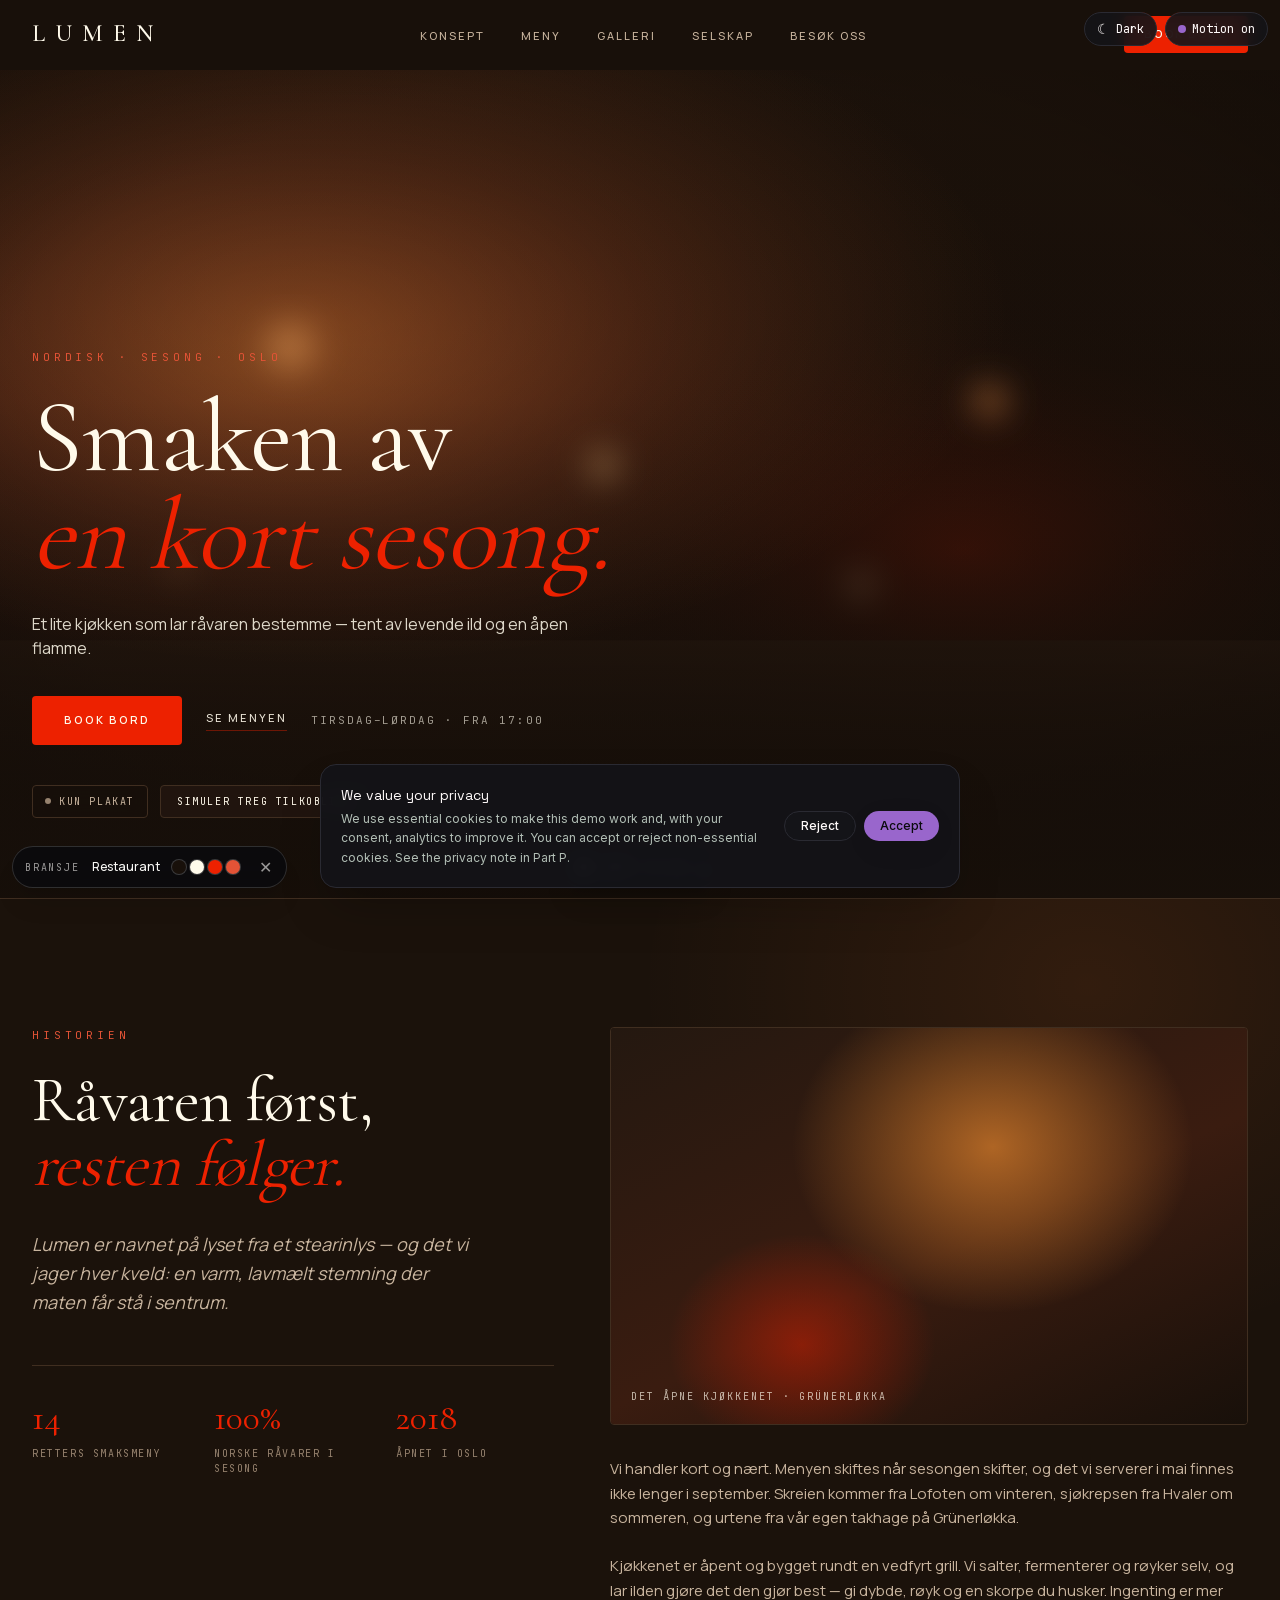
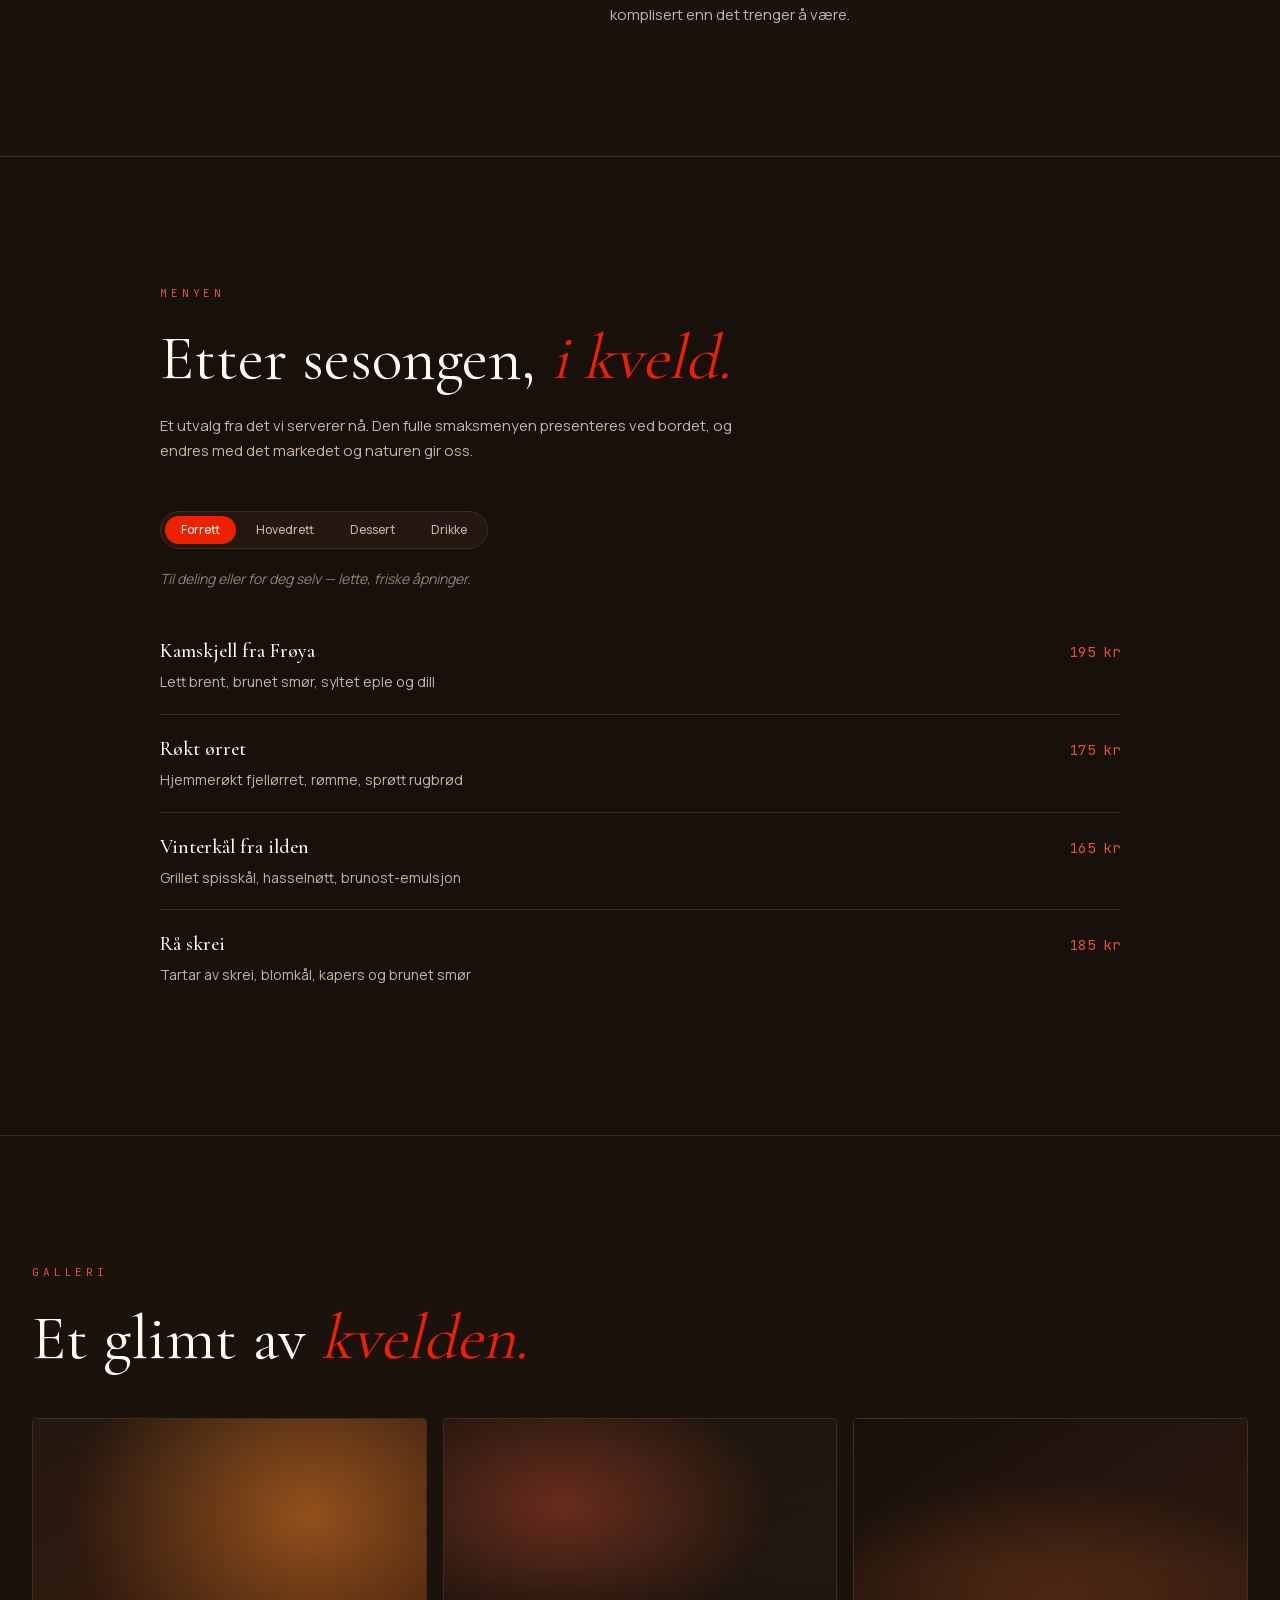
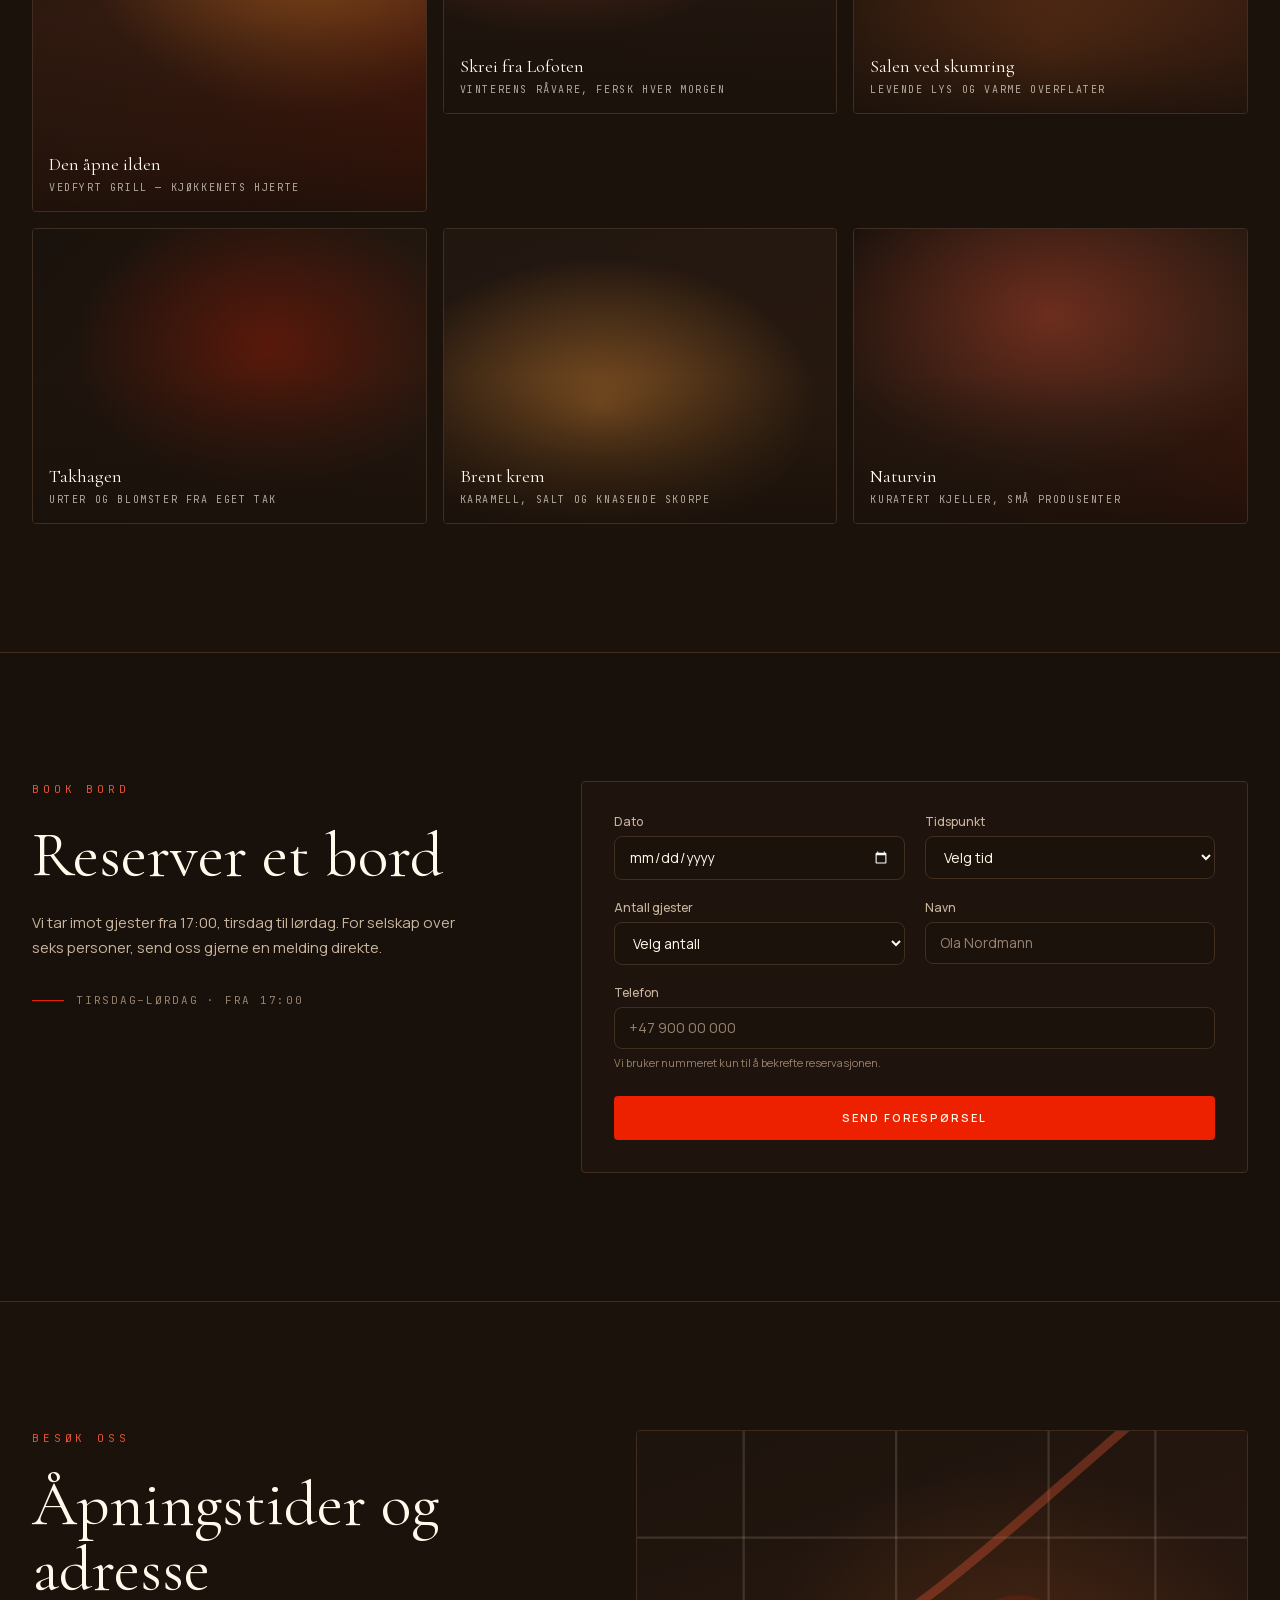
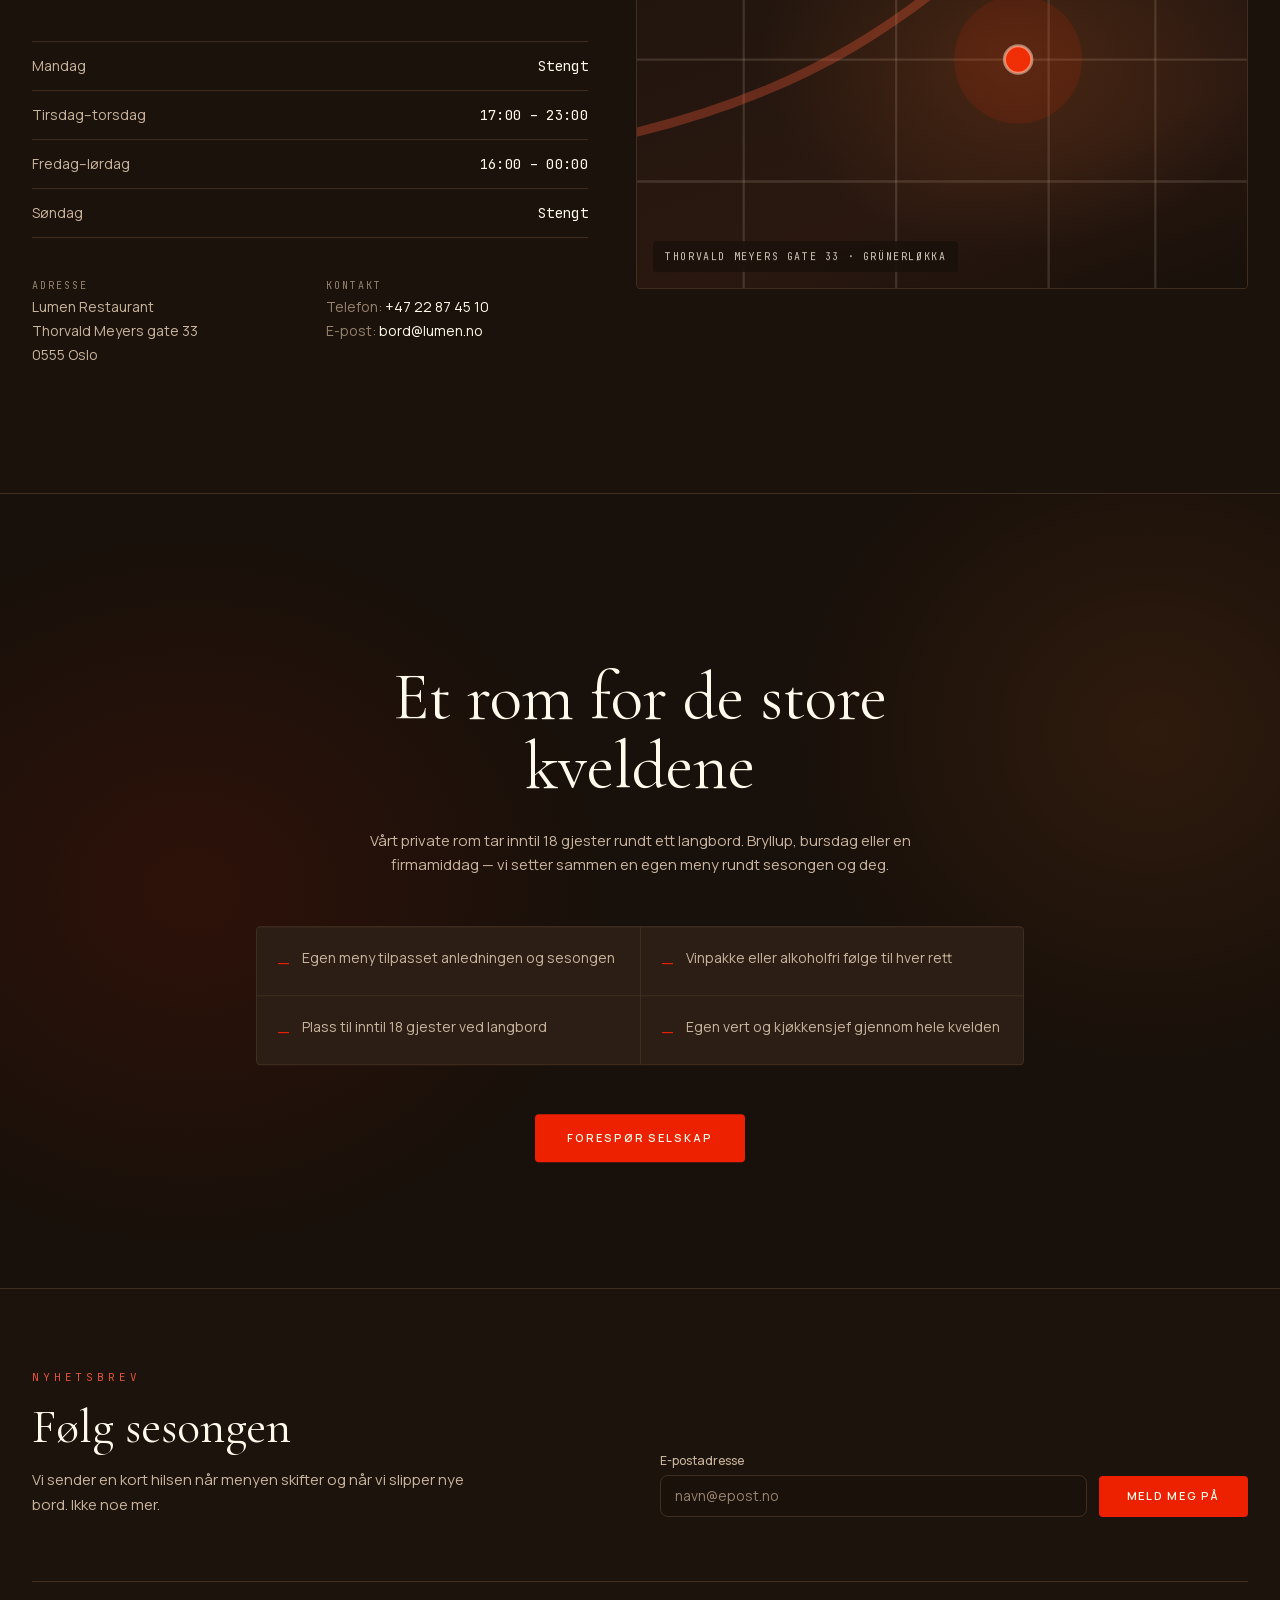
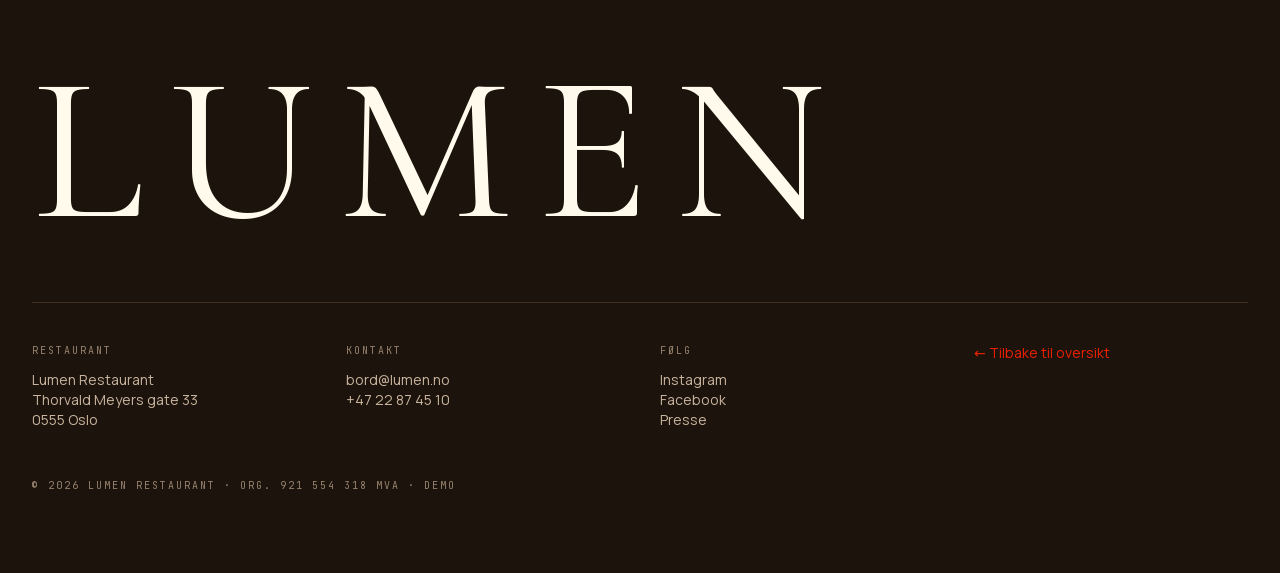
<file: bransje/lumen/index.html>
<!DOCTYPE html><html lang="nb" class="dark __variable_f367f3 __variable_73ee6c __variable_eef148 __variable_0a80b4 __variable_07d15b __variable_eb41fe __variable_5afde0 __variable_93a132 __variable_dd5b2f __variable_158fa5 __variable_a4bae9 __variable_805830 __variable_3c557b"><head><meta charSet="utf-8"/><meta name="viewport" content="width=device-width, initial-scale=1"/><link rel="preload" as="image" href="/lumen-poster.svg"/><link rel="stylesheet" href="/_next/static/css/be36116535c6efb6.css" data-precedence="next"/><link rel="stylesheet" href="/_next/static/css/091cba3c0e9cf36c.css" data-precedence="next"/><link rel="preload" as="script" fetchPriority="low" href="/_next/static/chunks/webpack-ead7a0a60bedf2f0.js"/><script src="/_next/static/chunks/fd9d1056-e2e73be9bcc6cbc2.js" async=""></script><script src="/_next/static/chunks/117-acd5dda4c622585c.js" async=""></script><script src="/_next/static/chunks/main-app-d11d49f7336754f1.js" async=""></script><script src="/_next/static/chunks/972-5c005d1da27e3f58.js" async=""></script><script src="/_next/static/chunks/343-ac253c574fddc32e.js" async=""></script><script src="/_next/static/chunks/app/bransje/lumen/page-0437a4a0043b4515.js" async=""></script><script src="/_next/static/chunks/c15bf2b0-7971b3d333b0cf68.js" async=""></script><script src="/_next/static/chunks/793-b4d9785de8a6275e.js" async=""></script><script src="/_next/static/chunks/app/layout-a27be5fb130b44f8.js" async=""></script><title>Lumen — restaurant i Oslo · Studio Demos</title><meta name="description" content="Sesongbasert kjøkken og varm atmosfære. Book bord hos Lumen."/><meta name="author" content="Studio Demos"/><meta name="keywords" content="nettsidedesign,webdesign Norge,temaer,bransjesider,Next.js,framer-motion,gsap,three.js,design demo"/><meta name="robots" content="index, follow"/><link rel="canonical" href="https://deskven.github.io/bransje/lumen/"/><meta property="og:title" content="Lumen — restaurant i Oslo"/><meta property="og:description" content="Sesongbasert kjøkken og varm atmosfære. Book bord hos Lumen."/><meta property="og:url" content="https://deskven.github.io/bransje/lumen/"/><meta property="og:site_name" content="Lumen"/><meta property="og:locale" content="nb_NO"/><meta property="og:image" content="https://deskven.github.io/og.svg"/><meta name="twitter:card" content="summary_large_image"/><meta name="twitter:title" content="Studio Demos — ti komplette nettsidedesign"/><meta name="twitter:description" content="Fem temaer og fem bransjesider i ett."/><meta name="twitter:image" content="https://deskven.github.io/og.svg"/><link rel="icon" href="/icon.svg?5aa9c3a36ce4c17b" type="image/svg+xml" sizes="any"/><script>(function () {
  try {
    var t = localStorage.getItem('theme');
    if (t !== 'light' && t !== 'dark') t = 'dark';
    document.documentElement.classList.toggle('dark', t === 'dark');
    if (localStorage.getItem('reduce-motion') === '1') {
      document.documentElement.classList.add('reduce-motion');
    }
  } catch (e) {}
})();</script><script type="application/ld+json">{"@context":"https://schema.org","@graph":[{"@type":"Organization","@id":"https://deskven.github.io/#organization","name":"Studio Demos","url":"https://deskven.github.io","logo":"https://deskven.github.io/og.svg"},{"@type":"WebSite","@id":"https://deskven.github.io/#website","url":"https://deskven.github.io","name":"Studio Demos","inLanguage":"nb-NO","publisher":{"@id":"https://deskven.github.io/#organization"}}]}</script><script src="/_next/static/chunks/polyfills-42372ed130431b0a.js" noModule=""></script></head><body class="bg-ink font-sans text-snow antialiased"><a href="#main" class="skip-link">Hopp til innhold</a><div data-site="lumen" data-scheme="dark" style="--bg:24 16 10;--card:36 24 16;--card-2:48 32 22;--border:64 46 32;--fg:255 250 235;--muted:200 180 158;--muted-2:150 130 110;--accent-rgb:237 33 0;--accent-2-rgb:227 83 54;--accent-contrast-rgb:255 250 235;--radius:4px;--font-display:var(--font-cormorant);--font-body:var(--font-manrope)" class="relative min-h-screen bg-ink font-body text-snow antialiased before:fixed before:inset-0 before:-z-10 before:bg-ink before:content-[&#x27;&#x27;]"><script type="application/ld+json">{"@context":"https://schema.org","@graph":[{"@type":"Restaurant","@id":"https://lumen.no/#restaurant","name":"Lumen Restaurant","url":"https://lumen.no","image":"https://lumen.no/poster.svg","description":"Sesongbasert, nordisk restaurant på Grünerløkka i Oslo. Et lite, vedfyrt kjøkken der råvaren bestemmer.","servesCuisine":["Nordisk","Sesongbasert","Norsk"],"priceRange":"kr 165–795","telephone":"+47 22 87 45 10","email":"bord@lumen.no","acceptsReservations":true,"currenciesAccepted":"NOK","address":{"@type":"PostalAddress","streetAddress":"Thorvald Meyers gate 33","postalCode":"0555","addressLocality":"Oslo","addressRegion":"Oslo","addressCountry":"NO"},"geo":{"@type":"GeoCoordinates","latitude":59.9249,"longitude":10.7596},"hasMenu":{"@id":"https://lumen.no/#menu"},"openingHoursSpecification":[{"@type":"OpeningHoursSpecification","dayOfWeek":["Tuesday","Wednesday","Thursday"],"opens":"17:00","closes":"23:00"},{"@type":"OpeningHoursSpecification","dayOfWeek":["Friday","Saturday"],"opens":"16:00","closes":"00:00"}],"aggregateRating":{"@type":"AggregateRating","ratingValue":"4.8","reviewCount":"326","bestRating":"5","worstRating":"1"},"review":[{"@type":"Review","author":{"@type":"Person","name":"Ingrid Solheim"},"datePublished":"2026-04-18","reviewBody":"Den vedgrillede skreien var noe av det beste jeg har spist i Oslo. Varm, lavmælt stemning og en service uten en eneste skarp kant.","reviewRating":{"@type":"Rating","ratingValue":"5","bestRating":"5","worstRating":"1"}},{"@type":"Review","author":{"@type":"Person","name":"Markus Tønnesen"},"datePublished":"2026-03-02","reviewBody":"Smaksmenyen følger sesongen på en måte få får til. Naturvin-pakken satt som et skudd. Vi kommer tilbake.","reviewRating":{"@type":"Rating","ratingValue":"5","bestRating":"5","worstRating":"1"}}]},{"@type":"Menu","@id":"https://lumen.no/#menu","name":"Lumen — sesongmeny","inLanguage":"no","hasMenuSection":[{"@type":"MenuSection","name":"Forrett","description":"Til deling eller for deg selv — lette, friske åpninger.","hasMenuItem":[{"@type":"MenuItem","name":"Kamskjell fra Frøya","description":"Lett brent, brunet smør, syltet eple og dill","offers":{"@type":"Offer","price":"195","priceCurrency":"NOK"}},{"@type":"MenuItem","name":"Røkt ørret","description":"Hjemmerøkt fjellørret, rømme, sprøtt rugbrød","offers":{"@type":"Offer","price":"175","priceCurrency":"NOK"}},{"@type":"MenuItem","name":"Vinterkål fra ilden","description":"Grillet spisskål, hasselnøtt, brunost-emulsjon","offers":{"@type":"Offer","price":"165","priceCurrency":"NOK"}},{"@type":"MenuItem","name":"Rå skrei","description":"Tartar av skrei, blomkål, kapers og brunet smør","offers":{"@type":"Offer","price":"185","priceCurrency":"NOK"}}]},{"@type":"MenuSection","name":"Hovedrett","description":"Hjertet av menyen — alt møter den åpne flammen.","hasMenuItem":[{"@type":"MenuItem","name":"Vedgrillet skrei","description":"Lofotskrei, brent purre, sjøkreps-saus og urter","offers":{"@type":"Offer","price":"345","priceCurrency":"NOK"}},{"@type":"MenuItem","name":"Dry-aget oksehøyrygg","description":"40 dager modnet, rotsellerin, sky med einer","offers":{"@type":"Offer","price":"395","priceCurrency":"NOK"}},{"@type":"MenuItem","name":"Villand fra Hedmark","description":"Rosastekt bryst, syltet kirsebær, jordskokk","offers":{"@type":"Offer","price":"375","priceCurrency":"NOK"}},{"@type":"MenuItem","name":"Sesongens grønnsaker","description":"Vedovnsbakte røtter, fermentert bygg, urteolje","offers":{"@type":"Offer","price":"295","priceCurrency":"NOK"}}]},{"@type":"MenuSection","name":"Dessert","description":"Søtt, men aldri søtladent — alltid med en kant.","hasMenuItem":[{"@type":"MenuItem","name":"Brent krem","description":"Vaniljekrem, karamellisert sukker, havsalt","offers":{"@type":"Offer","price":"145","priceCurrency":"NOK"}},{"@type":"MenuItem","name":"Tyttebær og granité","description":"Frossen tyttebær, hvit sjokolade, sprøtt smør","offers":{"@type":"Offer","price":"155","priceCurrency":"NOK"}},{"@type":"MenuItem","name":"Brunost-iskrem","description":"Karamellisert brunost, valnøtt, mørk honning","offers":{"@type":"Offer","price":"135","priceCurrency":"NOK"}}]},{"@type":"MenuSection","name":"Drikke","description":"Naturvin, lokal sider og alkoholfrie følger — kuratert til hver rett.","hasMenuItem":[{"@type":"MenuItem","name":"Vinpakke, 5 glass","description":"Naturvin valgt til smaksmenyen av vår sommelier","offers":{"@type":"Offer","price":"795","priceCurrency":"NOK"}},{"@type":"MenuItem","name":"Alkoholfri pakke","description":"Husets fermenter, kombucha og kaldpresset saft","offers":{"@type":"Offer","price":"495","priceCurrency":"NOK"}},{"@type":"MenuItem","name":"Norsk sider","description":"Tørr eplesider fra Hardanger, glass","offers":{"@type":"Offer","price":"125","priceCurrency":"NOK"}},{"@type":"MenuItem","name":"Aperitif: Lumen Spritz","description":"Tindved, sjøbuck og sprudlende vin","offers":{"@type":"Offer","price":"155","priceCurrency":"NOK"}}]}]}]}</script><div class="sticky top-0 z-40 border-b transition-colors duration-500 border-transparent bg-transparent"><nav class="mx-auto flex max-w-7xl items-center justify-between px-5 py-4 sm:px-8"><a href="#hero" class="font-display text-2xl font-medium tracking-[0.42em] text-snow">LUMEN</a><ul class="hidden items-center gap-9 lg:flex"><li><a href="#konsept" class="text-[11px] font-medium uppercase tracking-[0.18em] text-ash transition-colors hover:text-snow">Konsept</a></li><li><a href="#meny" class="text-[11px] font-medium uppercase tracking-[0.18em] text-ash transition-colors hover:text-snow">Meny</a></li><li><a href="#galleri" class="text-[11px] font-medium uppercase tracking-[0.18em] text-ash transition-colors hover:text-snow">Galleri</a></li><li><a href="#selskap" class="text-[11px] font-medium uppercase tracking-[0.18em] text-ash transition-colors hover:text-snow">Selskap</a></li><li><a href="#besok" class="text-[11px] font-medium uppercase tracking-[0.18em] text-ash transition-colors hover:text-snow">Besøk oss</a></li></ul><a href="#book" class="inline-flex items-center gap-2 rounded-site bg-accent px-5 py-2.5 text-[11px] font-semibold uppercase tracking-[0.16em] text-accent-contrast transition-colors duration-500 hover:bg-accent-2">Book bord</a></nav></div><main id="main"><section id="hero" class="relative isolate min-h-[92vh] w-full overflow-hidden"><img src="/lumen-poster.svg" alt="Lumen — varmt opplyst spisesal ved skumring" class="absolute inset-0 h-full w-full object-cover"/><video class="absolute inset-0 h-full w-full object-cover transition-opacity duration-1000" style="opacity:0" poster="/lumen-poster.svg" muted="" autoPlay="" loop="" playsInline="" preload="metadata" aria-hidden="true"></video><div class="absolute inset-0" style="background:radial-gradient(90% 70% at 25% 30%, rgba(255,130,50,0.20), transparent 60%), linear-gradient(180deg, rgba(24,16,10,0.55) 0%, rgba(24,16,10,0.35) 40%, rgba(24,16,10,0.94) 100%)" aria-hidden="true"></div><div class="relative z-10 mx-auto flex min-h-[92vh] max-w-7xl flex-col justify-end px-5 pb-16 pt-32 sm:px-8 sm:pb-20"><p class="font-mono text-[11px] uppercase tracking-[0.35em] text-accent-2">Nordisk · Sesong · Oslo</p><h1 class="mt-6 max-w-3xl font-display text-[clamp(3rem,8vw,6.5rem)] font-light leading-[0.95] tracking-[-0.01em] text-snow">Smaken av<br/><span class="italic text-accent">en kort sesong.</span></h1><p class="mt-7 max-w-xl text-[15px] leading-relaxed text-snow/85 sm:text-base">Et lite kjøkken som lar råvaren bestemme — tent av levende ild og en åpen flamme.</p><div class="mt-9 flex flex-wrap items-center gap-6"><a href="#book" class="inline-flex items-center gap-2 rounded-site bg-accent px-8 py-4 text-[11px] font-semibold uppercase tracking-[0.18em] text-accent-contrast transition-colors duration-500 hover:bg-accent-2">Book bord</a><a href="#meny" class="border-b border-accent/40 pb-1 text-[11px] font-medium uppercase tracking-[0.18em] text-snow/90 transition-colors hover:border-accent">Se menyen</a><span class="font-mono text-[11px] uppercase tracking-[0.18em] text-snow/60">Tirsdag–lørdag · fra 17:00</span></div><div class="mt-10 flex flex-wrap items-center gap-3"><span class="inline-flex items-center gap-2 rounded-site border border-line bg-ink/60 px-3 py-2 backdrop-blur"><span aria-hidden="true" class="h-1.5 w-1.5 rounded-full bg-slate2"></span><span class="font-mono text-[10px] uppercase tracking-[0.16em] text-ash">Kun plakat</span></span><button type="button" aria-pressed="false" class="rounded-site px-4 py-2 font-mono text-[10px] uppercase tracking-[0.16em] transition-colors border border-line bg-surface/70 text-snow hover:border-accent">Simuler treg tilkobling</button></div></div></section><section id="konsept" class="relative border-t border-line bg-surface/30"><div class="pointer-events-none absolute inset-0" style="background:radial-gradient(50% 60% at 85% 10%, rgba(255,120,40,0.10), transparent 70%)" aria-hidden="true"></div><div class="relative mx-auto grid max-w-7xl gap-14 px-5 py-24 sm:px-8 lg:grid-cols-[0.9fr_1.1fr] lg:py-32"><div><div style="opacity:0;transform:translateY(24px)"><p class="font-mono text-[11px] uppercase tracking-[0.35em] text-accent-2">Historien</p></div><div style="opacity:0;transform:translateY(24px)"><h2 class="mt-6 font-display text-[clamp(2.4rem,5vw,4rem)] font-light leading-[1.02] tracking-[-0.01em] text-snow">Råvaren først,<br/><span class="italic text-accent">resten følger.</span></h2></div><div style="opacity:0;transform:translateY(24px)"><p class="mt-8 max-w-md text-lg italic leading-relaxed text-ash">Lumen er navnet på lyset fra et stearinlys — og det vi jager hver kveld: en varm, lavmælt stemning der maten får stå i sentrum.</p></div><div style="opacity:0;transform:translateY(24px)"><dl class="mt-12 grid grid-cols-3 gap-6 border-t border-line pt-8"><div><dt class="font-display text-3xl font-light text-accent sm:text-4xl">14</dt><dd class="mt-2 font-mono text-[10px] uppercase tracking-[0.16em] text-slate2">retters smaksmeny</dd></div><div><dt class="font-display text-3xl font-light text-accent sm:text-4xl">100%</dt><dd class="mt-2 font-mono text-[10px] uppercase tracking-[0.16em] text-slate2">norske råvarer i sesong</dd></div><div><dt class="font-display text-3xl font-light text-accent sm:text-4xl">2018</dt><dd class="mt-2 font-mono text-[10px] uppercase tracking-[0.16em] text-slate2">åpnet i Oslo</dd></div></dl></div></div><div class="flex flex-col gap-8"><div style="opacity:0;transform:translateY(40px)"><figure role="img" aria-label="Den åpne, vedfyrte grillen i Lumens kjøkken, opplyst av flammer" class="relative aspect-[16/10] overflow-hidden rounded-site border border-line"><div class="absolute inset-0" style="background:linear-gradient(155deg,#241810,#3a1c10 55%,#18100a)" aria-hidden="true"></div><div class="absolute inset-0" style="background:radial-gradient(45% 60% at 60% 30%, rgba(255,150,50,0.6), transparent 70%)" aria-hidden="true"></div><div class="absolute inset-0" style="background:radial-gradient(30% 40% at 30% 80%, rgba(237,33,0,0.45), transparent 70%)" aria-hidden="true"></div><figcaption class="absolute bottom-5 left-5 font-mono text-[10px] uppercase tracking-[0.2em] text-snow/70">Det åpne kjøkkenet · Grünerløkka</figcaption></figure></div><div class="space-y-6"><div style="opacity:0;transform:translateY(24px)"><p class="text-[15px] leading-relaxed text-ash">Vi handler kort og nært. Menyen skiftes når sesongen skifter, og det vi serverer i mai finnes ikke lenger i september. Skreien kommer fra Lofoten om vinteren, sjøkrepsen fra Hvaler om sommeren, og urtene fra vår egen takhage på Grünerløkka.</p></div><div style="opacity:0;transform:translateY(24px)"><p class="text-[15px] leading-relaxed text-ash">Kjøkkenet er åpent og bygget rundt en vedfyrt grill. Vi salter, fermenterer og røyker selv, og lar ilden gjøre det den gjør best — gi dybde, røyk og en skorpe du husker. Ingenting er mer komplisert enn det trenger å være.</p></div></div></div></div></section><section id="meny" class="border-t border-line"><div class="mx-auto max-w-5xl px-5 py-24 sm:px-8 lg:py-32"><div style="opacity:0;transform:translateY(24px)"><p class="font-mono text-[11px] uppercase tracking-[0.35em] text-accent-2">Menyen</p></div><div style="opacity:0;transform:translateY(24px)"><h2 class="mt-6 font-display text-[clamp(2.4rem,5vw,4rem)] font-light leading-[1.02] text-snow">Etter sesongen, <span class="italic text-accent">i kveld.</span></h2></div><div style="opacity:0;transform:translateY(24px)"><p class="mt-6 max-w-xl text-[15px] leading-relaxed text-ash">Et utvalg fra det vi serverer nå. Den fulle smaksmenyen presenteres ved bordet, og endres med det markedet og naturen gir oss.</p></div><div class="mt-12" style="opacity:0;transform:translateY(24px)"><div><div role="tablist" aria-label="Demo tabs" class="inline-flex gap-1 rounded-full border border-line bg-surface p-1"><button role="tab" id=":R2hmpuusmkq:-forrett-tab" aria-selected="true" aria-controls=":R2hmpuusmkq:-forrett-panel" tabindex="0" class="rounded-full px-4 py-1.5 text-xs font-medium transition-colors bg-accent text-accent-contrast">Forrett</button><button role="tab" id=":R2hmpuusmkq:-hovedrett-tab" aria-selected="false" aria-controls=":R2hmpuusmkq:-hovedrett-panel" tabindex="-1" class="rounded-full px-4 py-1.5 text-xs font-medium transition-colors text-ash hover:text-snow">Hovedrett</button><button role="tab" id=":R2hmpuusmkq:-dessert-tab" aria-selected="false" aria-controls=":R2hmpuusmkq:-dessert-panel" tabindex="-1" class="rounded-full px-4 py-1.5 text-xs font-medium transition-colors text-ash hover:text-snow">Dessert</button><button role="tab" id=":R2hmpuusmkq:-drikke-tab" aria-selected="false" aria-controls=":R2hmpuusmkq:-drikke-panel" tabindex="-1" class="rounded-full px-4 py-1.5 text-xs font-medium transition-colors text-ash hover:text-snow">Drikke</button></div><div role="tabpanel" id=":R2hmpuusmkq:-forrett-panel" aria-labelledby=":R2hmpuusmkq:-forrett-tab" tabindex="0" class="mt-5 text-sm leading-relaxed text-ash focus-visible:outline-none"><div><p class="mb-7 max-w-md text-sm italic text-slate2">Til deling eller for deg selv — lette, friske åpninger.</p><ul class="divide-y divide-line"><li class="group flex items-baseline gap-4 py-5 transition-colors"><div class="min-w-0 flex-1"><h3 class="font-display text-xl font-medium text-snow transition-colors group-hover:text-accent">Kamskjell fra Frøya</h3><p class="mt-1.5 text-sm leading-relaxed text-ash">Lett brent, brunet smør, syltet eple og dill</p></div><span class="shrink-0 font-mono text-sm tracking-wide text-accent-2" aria-label="Pris 195 kroner">195<!-- --> kr</span></li><li class="group flex items-baseline gap-4 py-5 transition-colors"><div class="min-w-0 flex-1"><h3 class="font-display text-xl font-medium text-snow transition-colors group-hover:text-accent">Røkt ørret</h3><p class="mt-1.5 text-sm leading-relaxed text-ash">Hjemmerøkt fjellørret, rømme, sprøtt rugbrød</p></div><span class="shrink-0 font-mono text-sm tracking-wide text-accent-2" aria-label="Pris 175 kroner">175<!-- --> kr</span></li><li class="group flex items-baseline gap-4 py-5 transition-colors"><div class="min-w-0 flex-1"><h3 class="font-display text-xl font-medium text-snow transition-colors group-hover:text-accent">Vinterkål fra ilden</h3><p class="mt-1.5 text-sm leading-relaxed text-ash">Grillet spisskål, hasselnøtt, brunost-emulsjon</p></div><span class="shrink-0 font-mono text-sm tracking-wide text-accent-2" aria-label="Pris 165 kroner">165<!-- --> kr</span></li><li class="group flex items-baseline gap-4 py-5 transition-colors"><div class="min-w-0 flex-1"><h3 class="font-display text-xl font-medium text-snow transition-colors group-hover:text-accent">Rå skrei</h3><p class="mt-1.5 text-sm leading-relaxed text-ash">Tartar av skrei, blomkål, kapers og brunet smør</p></div><span class="shrink-0 font-mono text-sm tracking-wide text-accent-2" aria-label="Pris 185 kroner">185<!-- --> kr</span></li></ul></div></div><div role="tabpanel" id=":R2hmpuusmkq:-hovedrett-panel" aria-labelledby=":R2hmpuusmkq:-hovedrett-tab" hidden="" tabindex="0" class="mt-5 text-sm leading-relaxed text-ash focus-visible:outline-none"><div><p class="mb-7 max-w-md text-sm italic text-slate2">Hjertet av menyen — alt møter den åpne flammen.</p><ul class="divide-y divide-line"><li class="group flex items-baseline gap-4 py-5 transition-colors"><div class="min-w-0 flex-1"><h3 class="font-display text-xl font-medium text-snow transition-colors group-hover:text-accent">Vedgrillet skrei</h3><p class="mt-1.5 text-sm leading-relaxed text-ash">Lofotskrei, brent purre, sjøkreps-saus og urter</p></div><span class="shrink-0 font-mono text-sm tracking-wide text-accent-2" aria-label="Pris 345 kroner">345<!-- --> kr</span></li><li class="group flex items-baseline gap-4 py-5 transition-colors"><div class="min-w-0 flex-1"><h3 class="font-display text-xl font-medium text-snow transition-colors group-hover:text-accent">Dry-aget oksehøyrygg</h3><p class="mt-1.5 text-sm leading-relaxed text-ash">40 dager modnet, rotsellerin, sky med einer</p></div><span class="shrink-0 font-mono text-sm tracking-wide text-accent-2" aria-label="Pris 395 kroner">395<!-- --> kr</span></li><li class="group flex items-baseline gap-4 py-5 transition-colors"><div class="min-w-0 flex-1"><h3 class="font-display text-xl font-medium text-snow transition-colors group-hover:text-accent">Villand fra Hedmark</h3><p class="mt-1.5 text-sm leading-relaxed text-ash">Rosastekt bryst, syltet kirsebær, jordskokk</p></div><span class="shrink-0 font-mono text-sm tracking-wide text-accent-2" aria-label="Pris 375 kroner">375<!-- --> kr</span></li><li class="group flex items-baseline gap-4 py-5 transition-colors"><div class="min-w-0 flex-1"><h3 class="font-display text-xl font-medium text-snow transition-colors group-hover:text-accent">Sesongens grønnsaker</h3><p class="mt-1.5 text-sm leading-relaxed text-ash">Vedovnsbakte røtter, fermentert bygg, urteolje</p></div><span class="shrink-0 font-mono text-sm tracking-wide text-accent-2" aria-label="Pris 295 kroner">295<!-- --> kr</span></li></ul></div></div><div role="tabpanel" id=":R2hmpuusmkq:-dessert-panel" aria-labelledby=":R2hmpuusmkq:-dessert-tab" hidden="" tabindex="0" class="mt-5 text-sm leading-relaxed text-ash focus-visible:outline-none"><div><p class="mb-7 max-w-md text-sm italic text-slate2">Søtt, men aldri søtladent — alltid med en kant.</p><ul class="divide-y divide-line"><li class="group flex items-baseline gap-4 py-5 transition-colors"><div class="min-w-0 flex-1"><h3 class="font-display text-xl font-medium text-snow transition-colors group-hover:text-accent">Brent krem</h3><p class="mt-1.5 text-sm leading-relaxed text-ash">Vaniljekrem, karamellisert sukker, havsalt</p></div><span class="shrink-0 font-mono text-sm tracking-wide text-accent-2" aria-label="Pris 145 kroner">145<!-- --> kr</span></li><li class="group flex items-baseline gap-4 py-5 transition-colors"><div class="min-w-0 flex-1"><h3 class="font-display text-xl font-medium text-snow transition-colors group-hover:text-accent">Tyttebær og granité</h3><p class="mt-1.5 text-sm leading-relaxed text-ash">Frossen tyttebær, hvit sjokolade, sprøtt smør</p></div><span class="shrink-0 font-mono text-sm tracking-wide text-accent-2" aria-label="Pris 155 kroner">155<!-- --> kr</span></li><li class="group flex items-baseline gap-4 py-5 transition-colors"><div class="min-w-0 flex-1"><h3 class="font-display text-xl font-medium text-snow transition-colors group-hover:text-accent">Brunost-iskrem</h3><p class="mt-1.5 text-sm leading-relaxed text-ash">Karamellisert brunost, valnøtt, mørk honning</p></div><span class="shrink-0 font-mono text-sm tracking-wide text-accent-2" aria-label="Pris 135 kroner">135<!-- --> kr</span></li></ul></div></div><div role="tabpanel" id=":R2hmpuusmkq:-drikke-panel" aria-labelledby=":R2hmpuusmkq:-drikke-tab" hidden="" tabindex="0" class="mt-5 text-sm leading-relaxed text-ash focus-visible:outline-none"><div><p class="mb-7 max-w-md text-sm italic text-slate2">Naturvin, lokal sider og alkoholfrie følger — kuratert til hver rett.</p><ul class="divide-y divide-line"><li class="group flex items-baseline gap-4 py-5 transition-colors"><div class="min-w-0 flex-1"><h3 class="font-display text-xl font-medium text-snow transition-colors group-hover:text-accent">Vinpakke, 5 glass</h3><p class="mt-1.5 text-sm leading-relaxed text-ash">Naturvin valgt til smaksmenyen av vår sommelier</p></div><span class="shrink-0 font-mono text-sm tracking-wide text-accent-2" aria-label="Pris 795 kroner">795<!-- --> kr</span></li><li class="group flex items-baseline gap-4 py-5 transition-colors"><div class="min-w-0 flex-1"><h3 class="font-display text-xl font-medium text-snow transition-colors group-hover:text-accent">Alkoholfri pakke</h3><p class="mt-1.5 text-sm leading-relaxed text-ash">Husets fermenter, kombucha og kaldpresset saft</p></div><span class="shrink-0 font-mono text-sm tracking-wide text-accent-2" aria-label="Pris 495 kroner">495<!-- --> kr</span></li><li class="group flex items-baseline gap-4 py-5 transition-colors"><div class="min-w-0 flex-1"><h3 class="font-display text-xl font-medium text-snow transition-colors group-hover:text-accent">Norsk sider</h3><p class="mt-1.5 text-sm leading-relaxed text-ash">Tørr eplesider fra Hardanger, glass</p></div><span class="shrink-0 font-mono text-sm tracking-wide text-accent-2" aria-label="Pris 125 kroner">125<!-- --> kr</span></li><li class="group flex items-baseline gap-4 py-5 transition-colors"><div class="min-w-0 flex-1"><h3 class="font-display text-xl font-medium text-snow transition-colors group-hover:text-accent">Aperitif: Lumen Spritz</h3><p class="mt-1.5 text-sm leading-relaxed text-ash">Tindved, sjøbuck og sprudlende vin</p></div><span class="shrink-0 font-mono text-sm tracking-wide text-accent-2" aria-label="Pris 155 kroner">155<!-- --> kr</span></li></ul></div></div></div></div></div></section><section id="galleri" class="border-t border-line bg-surface/30"><div class="mx-auto max-w-7xl px-5 py-24 sm:px-8 lg:py-32"><div style="opacity:0;transform:translateY(24px)"><p class="font-mono text-[11px] uppercase tracking-[0.35em] text-accent-2">Galleri</p></div><div style="opacity:0;transform:translateY(24px)"><h2 class="mt-6 max-w-2xl font-display text-[clamp(2.4rem,5vw,4rem)] font-light leading-[1.02] text-snow">Et glimt av <span class="italic text-accent">kvelden.</span></h2></div><div class="mt-12 grid grid-cols-2 gap-4 md:grid-cols-3"><div style="opacity:0;transform:translateY(24px)"><button type="button" class="group relative block w-full overflow-hidden rounded-site border border-line text-left transition-transform duration-500 hover:-translate-y-1 focus-visible:outline-none focus-visible:ring-2 focus-visible:ring-accent/60 md:col-span-2 md:row-span-2 aspect-[4/3] md:aspect-square" aria-label="Forstørr: Den åpne ilden"><div class="absolute inset-0" style="background:linear-gradient(155deg,#241810,#3a1c10 55%,#ed210055)" aria-hidden="true"></div><div class="absolute inset-0" style="background:radial-gradient(60% 50% at 70% 25%, rgba(255,140,40,0.5), transparent)" aria-hidden="true"></div><div class="absolute inset-0 bg-gradient-to-t from-ink/85 via-ink/10 to-transparent" aria-hidden="true"></div><div class="absolute inset-x-4 bottom-4"><p class="font-display text-lg text-snow">Den åpne ilden</p><p class="mt-0.5 font-mono text-[10px] uppercase tracking-[0.16em] text-snow/65">Vedfyrt grill — kjøkkenets hjerte</p></div></button></div><div style="opacity:0;transform:translateY(24px)"><button type="button" class="group relative block w-full overflow-hidden rounded-site border border-line text-left transition-transform duration-500 hover:-translate-y-1 focus-visible:outline-none focus-visible:ring-2 focus-visible:ring-accent/60 aspect-[4/3]" aria-label="Forstørr: Skrei fra Lofoten"><div class="absolute inset-0" style="background:linear-gradient(160deg,#1c140d,#30201688)" aria-hidden="true"></div><div class="absolute inset-0" style="background:radial-gradient(55% 45% at 30% 30%, rgba(227,83,54,0.4), transparent)" aria-hidden="true"></div><div class="absolute inset-0 bg-gradient-to-t from-ink/85 via-ink/10 to-transparent" aria-hidden="true"></div><div class="absolute inset-x-4 bottom-4"><p class="font-display text-lg text-snow">Skrei fra Lofoten</p><p class="mt-0.5 font-mono text-[10px] uppercase tracking-[0.16em] text-snow/65">Vinterens råvare, fersk hver morgen</p></div></button></div><div style="opacity:0;transform:translateY(24px)"><button type="button" class="group relative block w-full overflow-hidden rounded-site border border-line text-left transition-transform duration-500 hover:-translate-y-1 focus-visible:outline-none focus-visible:ring-2 focus-visible:ring-accent/60 aspect-[4/3]" aria-label="Forstørr: Salen ved skumring"><div class="absolute inset-0" style="background:linear-gradient(150deg,#18100a,#2a1810 60%,#e3533633)" aria-hidden="true"></div><div class="absolute inset-0" style="background:radial-gradient(70% 60% at 50% 80%, rgba(255,120,40,0.35), transparent)" aria-hidden="true"></div><div class="absolute inset-0 bg-gradient-to-t from-ink/85 via-ink/10 to-transparent" aria-hidden="true"></div><div class="absolute inset-x-4 bottom-4"><p class="font-display text-lg text-snow">Salen ved skumring</p><p class="mt-0.5 font-mono text-[10px] uppercase tracking-[0.16em] text-snow/65">Levende lys og varme overflater</p></div></button></div><div style="opacity:0;transform:translateY(24px)"><button type="button" class="group relative block w-full overflow-hidden rounded-site border border-line text-left transition-transform duration-500 hover:-translate-y-1 focus-visible:outline-none focus-visible:ring-2 focus-visible:ring-accent/60 aspect-[4/3]" aria-label="Forstørr: Takhagen"><div class="absolute inset-0" style="background:linear-gradient(140deg,#1a120c,#33221688)" aria-hidden="true"></div><div class="absolute inset-0" style="background:radial-gradient(50% 50% at 60% 40%, rgba(237,33,0,0.3), transparent)" aria-hidden="true"></div><div class="absolute inset-0 bg-gradient-to-t from-ink/85 via-ink/10 to-transparent" aria-hidden="true"></div><div class="absolute inset-x-4 bottom-4"><p class="font-display text-lg text-snow">Takhagen</p><p class="mt-0.5 font-mono text-[10px] uppercase tracking-[0.16em] text-snow/65">Urter og blomster fra eget tak</p></div></button></div><div style="opacity:0;transform:translateY(24px)"><button type="button" class="group relative block w-full overflow-hidden rounded-site border border-line text-left transition-transform duration-500 hover:-translate-y-1 focus-visible:outline-none focus-visible:ring-2 focus-visible:ring-accent/60 aspect-[4/3]" aria-label="Forstørr: Brent krem"><div class="absolute inset-0" style="background:linear-gradient(160deg,#211610,#3a241488)" aria-hidden="true"></div><div class="absolute inset-0" style="background:radial-gradient(55% 50% at 40% 60%, rgba(255,160,60,0.45), transparent)" aria-hidden="true"></div><div class="absolute inset-0 bg-gradient-to-t from-ink/85 via-ink/10 to-transparent" aria-hidden="true"></div><div class="absolute inset-x-4 bottom-4"><p class="font-display text-lg text-snow">Brent krem</p><p class="mt-0.5 font-mono text-[10px] uppercase tracking-[0.16em] text-snow/65">Karamell, salt og knasende skorpe</p></div></button></div><div style="opacity:0;transform:translateY(24px)"><button type="button" class="group relative block w-full overflow-hidden rounded-site border border-line text-left transition-transform duration-500 hover:-translate-y-1 focus-visible:outline-none focus-visible:ring-2 focus-visible:ring-accent/60 aspect-[4/3]" aria-label="Forstørr: Naturvin"><div class="absolute inset-0" style="background:linear-gradient(150deg,#1b120c,#2e1c12 65%,#ed210044)" aria-hidden="true"></div><div class="absolute inset-0" style="background:radial-gradient(60% 55% at 50% 30%, rgba(227,83,54,0.4), transparent)" aria-hidden="true"></div><div class="absolute inset-0 bg-gradient-to-t from-ink/85 via-ink/10 to-transparent" aria-hidden="true"></div><div class="absolute inset-x-4 bottom-4"><p class="font-display text-lg text-snow">Naturvin</p><p class="mt-0.5 font-mono text-[10px] uppercase tracking-[0.16em] text-snow/65">Kuratert kjeller, små produsenter</p></div></button></div></div></div></section><section id="book" class="border-t border-line"><div class="mx-auto grid max-w-7xl gap-14 px-5 py-24 sm:px-8 lg:grid-cols-[0.85fr_1.15fr] lg:py-32"><div><div style="opacity:0;transform:translateY(24px)"><p class="font-mono text-[11px] uppercase tracking-[0.35em] text-accent-2">Book bord</p></div><div style="opacity:0;transform:translateY(24px)"><h2 class="mt-6 font-display text-[clamp(2.4rem,5vw,4rem)] font-light leading-[1.02] text-snow">Reserver et bord</h2></div><div style="opacity:0;transform:translateY(24px)"><p class="mt-6 max-w-md text-[15px] leading-relaxed text-ash">Vi tar imot gjester fra 17:00, tirsdag til lørdag. For selskap over seks personer, send oss gjerne en melding direkte.</p></div><div style="opacity:0;transform:translateY(24px)"><p class="mt-8 flex items-center gap-3 font-mono text-[11px] uppercase tracking-[0.16em] text-slate2"><span class="h-px w-8 bg-accent" aria-hidden="true"></span> Tirsdag–lørdag · fra 17:00</p></div></div><div style="opacity:0;transform:translateY(32px)"><div class="rounded-site border border-line bg-surface/60 p-6 sm:p-8"><form noValidate="" class="grid gap-5 sm:grid-cols-2"><div class="flex flex-col gap-1.5"><label for=":R3ampuusmkq:" class="text-xs font-medium text-ash">Dato</label><input class="w-full rounded-lg border bg-ink/40 px-3.5 py-2.5 text-sm text-snow placeholder:text-slate2 transition-colors focus-visible:outline-none focus-visible:ring-2 focus-visible:ring-accent/60 border-line" id=":R3ampuusmkq:" type="date" min="2026-06-28" name="date"/></div><div class="flex flex-col gap-1.5"><label for=":R5ampuusmkq:" class="text-xs font-medium text-ash">Tidspunkt</label><select id=":R5ampuusmkq:" name="time" class="w-full rounded-lg border border-line bg-ink/40 px-3.5 py-2.5 text-sm text-snow transition-colors focus-visible:outline-none focus-visible:ring-2 focus-visible:ring-accent/60"><option value="" disabled="" selected="">Velg tid</option><option value="17:00">17:00</option><option value="17:30">17:30</option><option value="18:00">18:00</option><option value="19:00">19:00</option><option value="19:30">19:30</option><option value="20:00">20:00</option><option value="20:30">20:30</option><option value="21:00">21:00</option></select></div><div class="flex flex-col gap-1.5"><label for=":R7ampuusmkq:" class="text-xs font-medium text-ash">Antall gjester</label><select id=":R7ampuusmkq:" name="guests" class="w-full rounded-lg border border-line bg-ink/40 px-3.5 py-2.5 text-sm text-snow transition-colors focus-visible:outline-none focus-visible:ring-2 focus-visible:ring-accent/60"><option value="" disabled="" selected="">Velg antall</option><option value="1 gjest">1 gjest</option><option value="2 gjester">2 gjester</option><option value="3 gjester">3 gjester</option><option value="4 gjester">4 gjester</option><option value="5 gjester">5 gjester</option><option value="6 gjester">6 gjester</option></select></div><div class="flex flex-col gap-1.5"><label for=":R9ampuusmkq:" class="text-xs font-medium text-ash">Navn</label><input class="w-full rounded-lg border bg-ink/40 px-3.5 py-2.5 text-sm text-snow placeholder:text-slate2 transition-colors focus-visible:outline-none focus-visible:ring-2 focus-visible:ring-accent/60 border-line" id=":R9ampuusmkq:" type="text" autoComplete="name" placeholder="Ola Nordmann" name="name"/></div><div class="sm:col-span-2"><div class="flex flex-col gap-1.5"><label for=":Rbampuusmkq:" class="text-xs font-medium text-ash">Telefon</label><input class="w-full rounded-lg border bg-ink/40 px-3.5 py-2.5 text-sm text-snow placeholder:text-slate2 transition-colors focus-visible:outline-none focus-visible:ring-2 focus-visible:ring-accent/60 border-line" id=":Rbampuusmkq:" type="tel" autoComplete="tel" placeholder="+47 900 00 000" aria-describedby=":Rbampuusmkq:-hint" name="phone"/><p id=":Rbampuusmkq:-hint" class="text-[11px] text-slate2">Vi bruker nummeret kun til å bekrefte reservasjonen.</p></div></div><button type="submit" class="mt-1 inline-flex items-center justify-center rounded-site bg-accent px-7 py-3.5 text-[11px] font-semibold uppercase tracking-[0.18em] text-accent-contrast transition-colors duration-500 hover:bg-accent-2 sm:col-span-2">Send forespørsel</button></form></div></div></div></section><section id="besok" class="border-t border-line bg-surface/30"><div class="mx-auto grid max-w-7xl gap-12 px-5 py-24 sm:px-8 lg:grid-cols-[1fr_1.1fr] lg:py-32"><div><div style="opacity:0;transform:translateY(24px)"><p class="font-mono text-[11px] uppercase tracking-[0.35em] text-accent-2">Besøk oss</p></div><div style="opacity:0;transform:translateY(24px)"><h2 class="mt-6 font-display text-[clamp(2.4rem,5vw,4rem)] font-light leading-[1.02] text-snow">Åpningstider og adresse</h2></div><div style="opacity:0;transform:translateY(24px)"><dl class="mt-10 divide-y divide-line border-y border-line"><div class="flex items-center justify-between py-3.5"><dt class="text-sm text-ash">Mandag</dt><dd class="font-mono text-sm tracking-wide text-snow">Stengt</dd></div><div class="flex items-center justify-between py-3.5"><dt class="text-sm text-ash">Tirsdag–torsdag</dt><dd class="font-mono text-sm tracking-wide text-snow">17:00 – 23:00</dd></div><div class="flex items-center justify-between py-3.5"><dt class="text-sm text-ash">Fredag–lørdag</dt><dd class="font-mono text-sm tracking-wide text-snow">16:00 – 00:00</dd></div><div class="flex items-center justify-between py-3.5"><dt class="text-sm text-ash">Søndag</dt><dd class="font-mono text-sm tracking-wide text-snow">Stengt</dd></div></dl></div><div class="mt-10 grid gap-8 sm:grid-cols-2"><div style="opacity:0;transform:translateY(24px)"><div><p class="font-mono text-[10px] uppercase tracking-[0.2em] text-slate2">Adresse</p><p class="mt-1 text-sm text-ash">Lumen Restaurant</p><p class="mt-1 text-sm text-ash">Thorvald Meyers gate 33</p><p class="mt-1 text-sm text-ash">0555 Oslo</p></div></div><div style="opacity:0;transform:translateY(24px)"><div><p class="font-mono text-[10px] uppercase tracking-[0.2em] text-slate2">Kontakt</p><p class="mt-1 text-sm text-ash"><span class="text-slate2">Telefon<!-- -->: </span><span class="text-snow">+47 22 87 45 10</span></p><p class="mt-1 text-sm text-ash"><span class="text-slate2">E-post<!-- -->: </span><span class="text-snow">bord@lumen.no</span></p></div></div></div></div><div style="opacity:0;transform:translateY(36px)"><figure role="img" aria-label="Kart over Grünerløkka med Lumen markert i Thorvald Meyers gate" class="relative aspect-[4/3] overflow-hidden rounded-site border border-line"><div class="absolute inset-0" style="background:linear-gradient(160deg,#1c140d,#2a1810 70%,#18100a)" aria-hidden="true"></div><svg viewBox="0 0 400 300" class="absolute inset-0 h-full w-full" preserveAspectRatio="xMidYMid slice" aria-hidden="true"><g stroke="rgba(200,180,158,0.18)" stroke-width="1.5" fill="none"><path d="M0 70 H400 M0 150 H400 M0 230 H400"></path><path d="M70 0 V300 M170 0 V300 M270 0 V300 M340 0 V300"></path><path d="M-10 200 C120 170 180 120 250 60 L330 -10" stroke="rgba(227,83,54,0.35)" stroke-width="6"></path></g><circle cx="250" cy="150" r="42" fill="rgba(237,33,0,0.12)"></circle><circle cx="250" cy="150" r="9" fill="#ED2100"></circle><circle cx="250" cy="150" r="9" fill="none" stroke="rgba(255,250,235,0.5)" stroke-width="2"></circle></svg><div class="absolute inset-0" style="background:radial-gradient(60% 60% at 62% 50%, rgba(255,120,40,0.16), transparent 70%)" aria-hidden="true"></div><figcaption class="absolute bottom-4 left-4 rounded-site bg-ink/70 px-3 py-2 backdrop-blur"><p class="font-mono text-[10px] uppercase tracking-[0.16em] text-snow/80">Thorvald Meyers gate 33 · Grünerløkka</p></figcaption></figure></div></div></section><section id="selskap" class="relative overflow-hidden border-t border-line"><div class="pointer-events-none absolute inset-0" style="background:radial-gradient(50% 70% at 15% 50%, rgba(237,33,0,0.10), transparent 65%), radial-gradient(40% 60% at 90% 30%, rgba(255,120,40,0.10), transparent 70%)" aria-hidden="true"></div><div class="relative mx-auto max-w-5xl px-5 py-24 text-center sm:px-8 lg:py-32"><div style="opacity:0;transform:translateY(24px)"><p class="font-mono text-[11px] uppercase tracking-[0.35em] text-accent-2">Selskap og private events</p></div><div style="opacity:0;transform:translateY(24px)"><h2 class="mx-auto mt-6 max-w-2xl font-display text-[clamp(2.4rem,5.5vw,4.2rem)] font-light leading-[1.02] text-snow">Et rom for de store kveldene</h2></div><div style="opacity:0;transform:translateY(24px)"><p class="mx-auto mt-7 max-w-xl text-[15px] leading-relaxed text-ash">Vårt private rom tar inntil 18 gjester rundt ett langbord. Bryllup, bursdag eller en firmamiddag — vi setter sammen en egen meny rundt sesongen og deg.</p></div><div style="opacity:0;transform:translateY(24px)"><ul class="mx-auto mt-12 grid max-w-3xl gap-px overflow-hidden rounded-site border border-line bg-line text-left sm:grid-cols-2"><li class="flex items-start gap-3 bg-surface/70 p-5"><span aria-hidden="true" class="mt-1 text-accent">—</span><span class="text-sm leading-relaxed text-ash">Egen meny tilpasset anledningen og sesongen</span></li><li class="flex items-start gap-3 bg-surface/70 p-5"><span aria-hidden="true" class="mt-1 text-accent">—</span><span class="text-sm leading-relaxed text-ash">Vinpakke eller alkoholfri følge til hver rett</span></li><li class="flex items-start gap-3 bg-surface/70 p-5"><span aria-hidden="true" class="mt-1 text-accent">—</span><span class="text-sm leading-relaxed text-ash">Plass til inntil 18 gjester ved langbord</span></li><li class="flex items-start gap-3 bg-surface/70 p-5"><span aria-hidden="true" class="mt-1 text-accent">—</span><span class="text-sm leading-relaxed text-ash">Egen vert og kjøkkensjef gjennom hele kvelden</span></li></ul></div><div style="opacity:0;transform:translateY(24px)"><a href="#book" class="mt-12 inline-flex items-center gap-2 rounded-site bg-accent px-8 py-4 text-[11px] font-semibold uppercase tracking-[0.18em] text-accent-contrast transition-colors duration-500 hover:bg-accent-2">Forespør selskap</a></div></div></section></main><footer class="border-t border-line bg-surface/40"><div class="mx-auto max-w-7xl px-5 py-20 sm:px-8"><div class="grid gap-10 border-b border-line pb-16 lg:grid-cols-[1fr_1fr] lg:items-end"><div><p class="font-mono text-[11px] uppercase tracking-[0.35em] text-accent-2">Nyhetsbrev</p><h2 class="mt-4 font-display text-[clamp(2rem,4vw,3rem)] font-light leading-[1.05] text-snow">Følg sesongen</h2><p class="mt-4 max-w-md text-[15px] leading-relaxed text-ash">Vi sender en kort hilsen når menyen skifter og når vi slipper nye bord. Ikke noe mer.</p></div><form noValidate="" class="flex flex-col gap-3 sm:flex-row sm:items-end"><div class="flex-1"><div class="flex flex-col gap-1.5"><label for=":Roopuusmkq:" class="text-xs font-medium text-ash">E-postadresse</label><input class="w-full rounded-lg border bg-ink/40 px-3.5 py-2.5 text-sm text-snow placeholder:text-slate2 transition-colors focus-visible:outline-none focus-visible:ring-2 focus-visible:ring-accent/60 border-line" id=":Roopuusmkq:" type="email" autoComplete="email" placeholder="navn@epost.no" name="email"/></div></div><button type="submit" class="inline-flex items-center justify-center rounded-site bg-accent px-7 py-3 text-[11px] font-semibold uppercase tracking-[0.16em] text-accent-contrast transition-colors duration-500 hover:bg-accent-2">Meld meg på</button></form></div><p class="mt-16 font-display text-[clamp(3.5rem,18vw,13rem)] font-light leading-none tracking-[0.12em] text-snow">LUMEN</p><div class="mt-12 grid grid-cols-2 gap-10 border-t border-line pt-10 sm:grid-cols-4"><div><p class="mb-3 font-mono text-[10px] uppercase tracking-[0.2em] text-slate2">Restaurant</p><p class="text-sm text-ash">Lumen Restaurant</p><p class="text-sm text-ash">Thorvald Meyers gate 33</p><p class="text-sm text-ash">0555 Oslo</p></div><div><p class="mb-3 font-mono text-[10px] uppercase tracking-[0.2em] text-slate2">Kontakt</p><p class="text-sm text-ash">bord@lumen.no</p><p class="text-sm text-ash">+47 22 87 45 10</p></div><div><p class="mb-3 font-mono text-[10px] uppercase tracking-[0.2em] text-slate2">Følg</p><p class="text-sm text-ash transition-colors hover:text-snow">Instagram</p><p class="text-sm text-ash transition-colors hover:text-snow">Facebook</p><p class="text-sm text-ash transition-colors hover:text-snow">Presse</p></div><div class="flex flex-col items-start gap-3"><a class="text-sm text-accent underline-offset-4 transition-colors hover:underline" href="/">← Tilbake til oversikt</a></div></div><p class="mt-12 font-mono text-[10px] uppercase tracking-[0.2em] text-slate2">© 2026 Lumen Restaurant · <!-- -->Org. 921 554 318 MVA<!-- --> · Demo</p></div></footer><aside class="fixed bottom-3 left-3 z-[55] flex max-w-[78vw] items-center gap-3 rounded-full border border-white/15 bg-inkfixed/90 py-1.5 pl-3 pr-1.5 text-paper shadow-xl backdrop-blur" aria-label="Palett for Lumen: Espresso · Cream · Scarlet · Terracotta"><span class="font-mono text-[10px] uppercase tracking-[0.18em] text-paper/60">Bransje</span><span class="hidden text-xs font-medium sm:inline">Restaurant</span><span class="flex items-center gap-1" aria-hidden="true"><span class="h-3.5 w-3.5 rounded-full ring-1 ring-white/20" style="background:#18100A" title="#18100A"></span><span class="h-3.5 w-3.5 rounded-full ring-1 ring-white/20" style="background:#FFFBEB" title="#FFFBEB"></span><span class="h-3.5 w-3.5 rounded-full ring-1 ring-white/20" style="background:#ED2100" title="#ED2100"></span><span class="h-3.5 w-3.5 rounded-full ring-1 ring-white/20" style="background:#E35336" title="#E35336"></span></span><button type="button" aria-label="Skjul palett-etikett" class="grid h-7 w-7 place-items-center rounded-full text-paper/60 transition-colors hover:bg-white/10 hover:text-paper">✕</button></aside></div><div class="fixed bottom-3 left-1/2 z-[60] -translate-x-1/2"><button type="button" aria-expanded="false" aria-label="Åpne demo-velger" class="flex items-center gap-2.5 rounded-full border border-white/15 bg-inkfixed/90 py-2 pl-3.5 pr-2.5 text-paper shadow-xl backdrop-blur transition-transform hover:-translate-y-0.5"><span aria-hidden="true" class="grid grid-cols-2 gap-0.5"><span class="h-1.5 w-1.5 rounded-[1px] bg-paper/70"></span><span class="h-1.5 w-1.5 rounded-[1px] bg-paper/70"></span><span class="h-1.5 w-1.5 rounded-[1px] bg-paper/70"></span><span class="h-1.5 w-1.5 rounded-[1px] bg-paper/70"></span></span><span class="font-mono text-[11px] uppercase tracking-wider">Demo</span><span class="font-mono text-[11px] text-paper/55">Forside</span><span aria-hidden="true" class="text-paper/55">▴</span></button></div><div class="fixed right-3 top-3 z-[60] flex items-center gap-2"><button type="button" aria-pressed="false" aria-label="Switch to light theme" title="Theme: dark" class="inline-flex items-center gap-1.5 rounded-full border border-line bg-surface/90 px-3 py-2 font-mono text-xs text-snow backdrop-blur transition-colors hover:border-amethyst/60"><span aria-hidden="true" class="text-sm leading-none">☾</span><span class="hidden sm:inline">Dark</span></button><button type="button" aria-pressed="false" aria-label="Toggle reduced motion" title="Pause animations across the site" class="inline-flex items-center gap-1.5 rounded-full border border-line bg-surface/90 px-3 py-2 font-mono text-xs text-snow backdrop-blur transition-colors hover:border-amethyst/60"><span aria-hidden="true" class="h-2 w-2 rounded-full bg-amethyst"></span><span class="hidden sm:inline">Motion on</span></button></div><div aria-live="polite" aria-atomic="false" class="pointer-events-none fixed bottom-4 right-4 z-[90] flex w-[min(92vw,22rem)] flex-col gap-2"></div><style>@keyframes toastIn{from{opacity:0;transform:translateY(10px)}to{opacity:1;transform:none}}</style><script src="/_next/static/chunks/webpack-ead7a0a60bedf2f0.js" async=""></script><script>(self.__next_f=self.__next_f||[]).push([0]);self.__next_f.push([2,null])</script><script>self.__next_f.push([1,"1:HL[\"/_next/static/css/be36116535c6efb6.css\",\"style\"]\n2:HL[\"/_next/static/css/091cba3c0e9cf36c.css\",\"style\"]\n"])</script><script>self.__next_f.push([1,"3:I[2846,[],\"\"]\n6:I[6993,[\"972\",\"static/chunks/972-5c005d1da27e3f58.js\",\"343\",\"static/chunks/343-ac253c574fddc32e.js\",\"262\",\"static/chunks/app/bransje/lumen/page-0437a4a0043b4515.js\"],\"Header\"]\n7:I[6658,[\"972\",\"static/chunks/972-5c005d1da27e3f58.js\",\"343\",\"static/chunks/343-ac253c574fddc32e.js\",\"262\",\"static/chunks/app/bransje/lumen/page-0437a4a0043b4515.js\"],\"HeroVideo\"]\n8:I[4325,[\"972\",\"static/chunks/972-5c005d1da27e3f58.js\",\"343\",\"static/chunks/343-ac253c574fddc32e.js\",\"262\",\"static/chunks/app/bransje/lumen/page-0437a4a0043b4515.js\"],\"Konsept\"]\n9:I[9074,[\"972\",\"static/chunks/972-5c005d1da27e3f58.js\",\"343\",\"static/chunks/343-ac253c574fddc32e.js\",\"262\",\"static/chunks/app/bransje/lumen/page-0437a4a0043b4515.js\"],\"Meny\"]\na:I[6014,[\"972\",\"static/chunks/972-5c005d1da27e3f58.js\",\"343\",\"static/chunks/343-ac253c574fddc32e.js\",\"262\",\"static/chunks/app/bransje/lumen/page-0437a4a0043b4515.js\"],\"Galleri\"]\nb:I[4774,[\"972\",\"static/chunks/972-5c005d1da27e3f58.js\",\"343\",\"static/chunks/343-ac253c574fddc32e.js\",\"262\",\"static/chunks/app/bransje/lumen/page-0437a4a0043b4515.js\"],\"Booking\"]\nc:I[3102,[\"972\",\"static/chunks/972-5c005d1da27e3f58.js\",\"343\",\"static/chunks/343-ac253c574fddc32e.js\",\"262\",\"static/chunks/app/bransje/lumen/page-0437a4a0043b4515.js\"],\"Visit\"]\nd:I[491,[\"972\",\"static/chunks/972-5c005d1da27e3f58.js\",\"343\",\"static/chunks/343-ac253c574fddc32e.js\",\"262\",\"static/chunks/app/bransje/lumen/page-0437a4a0043b4515.js\"],\"Selskap\"]\ne:I[9514,[\"972\",\"static/chunks/972-5c005d1da27e3f58.js\",\"343\",\"static/chunks/343-ac253c574fddc32e.js\",\"262\",\"static/chunks/app/bransje/lumen/page-0437a4a0043b4515.js\"],\"Footer\"]\nf:I[5119,[\"972\",\"static/chunks/972-5c005d1da27e3f58.js\",\"343\",\"static/chunks/343-ac253c574fddc32e.js\",\"262\",\"static/chunks/app/bransje/lumen/page-0437a4a0043b4515.js\"],\"SiteTag\"]\n11:I[4707,[],\"\"]\n12:I[6423,[],\"\"]\n13:I[8655,[\"922\",\"static/chunks/c15bf2b0-7971b3d333b0cf68.js\",\"972\",\"static/chunks/972-5c005d1da27e3f58.js\",\"793\",\"static/chunks/793-b4d9785de8a6275e.js\",\"185\",\"static/chunks/app/layout-a27be5fb130b44f8.js\"],\"Provi"])</script><script>self.__next_f.push([1,"ders\"]\n14:I[9713,[\"922\",\"static/chunks/c15bf2b0-7971b3d333b0cf68.js\",\"972\",\"static/chunks/972-5c005d1da27e3f58.js\",\"793\",\"static/chunks/793-b4d9785de8a6275e.js\",\"185\",\"static/chunks/app/layout-a27be5fb130b44f8.js\"],\"SmoothScroll\"]\n15:I[2203,[\"922\",\"static/chunks/c15bf2b0-7971b3d333b0cf68.js\",\"972\",\"static/chunks/972-5c005d1da27e3f58.js\",\"793\",\"static/chunks/793-b4d9785de8a6275e.js\",\"185\",\"static/chunks/app/layout-a27be5fb130b44f8.js\"],\"DemoSwitcher\"]\n16:I[9363,[\"922\",\"static/chunks/c15bf2b0-7971b3d333b0cf68.js\",\"972\",\"static/chunks/972-5c005d1da27e3f58.js\",\"793\",\"static/chunks/793-b4d9785de8a6275e.js\",\"185\",\"static/chunks/app/layout-a27be5fb130b44f8.js\"],\"Controls\"]\n17:I[6922,[\"922\",\"static/chunks/c15bf2b0-7971b3d333b0cf68.js\",\"972\",\"static/chunks/972-5c005d1da27e3f58.js\",\"793\",\"static/chunks/793-b4d9785de8a6275e.js\",\"185\",\"static/chunks/app/layout-a27be5fb130b44f8.js\"],\"CookieConsent\"]\n19:I[1060,[],\"\"]\n5:T13bd,"])</script><script>self.__next_f.push([1,"{\"@context\":\"https://schema.org\",\"@graph\":[{\"@type\":\"Restaurant\",\"@id\":\"https://lumen.no/#restaurant\",\"name\":\"Lumen Restaurant\",\"url\":\"https://lumen.no\",\"image\":\"https://lumen.no/poster.svg\",\"description\":\"Sesongbasert, nordisk restaurant på Grünerløkka i Oslo. Et lite, vedfyrt kjøkken der råvaren bestemmer.\",\"servesCuisine\":[\"Nordisk\",\"Sesongbasert\",\"Norsk\"],\"priceRange\":\"kr 165–795\",\"telephone\":\"+47 22 87 45 10\",\"email\":\"bord@lumen.no\",\"acceptsReservations\":true,\"currenciesAccepted\":\"NOK\",\"address\":{\"@type\":\"PostalAddress\",\"streetAddress\":\"Thorvald Meyers gate 33\",\"postalCode\":\"0555\",\"addressLocality\":\"Oslo\",\"addressRegion\":\"Oslo\",\"addressCountry\":\"NO\"},\"geo\":{\"@type\":\"GeoCoordinates\",\"latitude\":59.9249,\"longitude\":10.7596},\"hasMenu\":{\"@id\":\"https://lumen.no/#menu\"},\"openingHoursSpecification\":[{\"@type\":\"OpeningHoursSpecification\",\"dayOfWeek\":[\"Tuesday\",\"Wednesday\",\"Thursday\"],\"opens\":\"17:00\",\"closes\":\"23:00\"},{\"@type\":\"OpeningHoursSpecification\",\"dayOfWeek\":[\"Friday\",\"Saturday\"],\"opens\":\"16:00\",\"closes\":\"00:00\"}],\"aggregateRating\":{\"@type\":\"AggregateRating\",\"ratingValue\":\"4.8\",\"reviewCount\":\"326\",\"bestRating\":\"5\",\"worstRating\":\"1\"},\"review\":[{\"@type\":\"Review\",\"author\":{\"@type\":\"Person\",\"name\":\"Ingrid Solheim\"},\"datePublished\":\"2026-04-18\",\"reviewBody\":\"Den vedgrillede skreien var noe av det beste jeg har spist i Oslo. Varm, lavmælt stemning og en service uten en eneste skarp kant.\",\"reviewRating\":{\"@type\":\"Rating\",\"ratingValue\":\"5\",\"bestRating\":\"5\",\"worstRating\":\"1\"}},{\"@type\":\"Review\",\"author\":{\"@type\":\"Person\",\"name\":\"Markus Tønnesen\"},\"datePublished\":\"2026-03-02\",\"reviewBody\":\"Smaksmenyen følger sesongen på en måte få får til. Naturvin-pakken satt som et skudd. Vi kommer tilbake.\",\"reviewRating\":{\"@type\":\"Rating\",\"ratingValue\":\"5\",\"bestRating\":\"5\",\"worstRating\":\"1\"}}]},{\"@type\":\"Menu\",\"@id\":\"https://lumen.no/#menu\",\"name\":\"Lumen — sesongmeny\",\"inLanguage\":\"no\",\"hasMenuSection\":[{\"@type\":\"MenuSection\",\"name\":\"Forrett\",\"description\":\"Til deling eller for deg selv — lette, friske åpninger.\",\"hasMenuItem\":[{\"@type\":\"MenuItem\",\"name\":\"Kamskjell fra Frøya\",\"description\":\"Lett brent, brunet smør, syltet eple og dill\",\"offers\":{\"@type\":\"Offer\",\"price\":\"195\",\"priceCurrency\":\"NOK\"}},{\"@type\":\"MenuItem\",\"name\":\"Røkt ørret\",\"description\":\"Hjemmerøkt fjellørret, rømme, sprøtt rugbrød\",\"offers\":{\"@type\":\"Offer\",\"price\":\"175\",\"priceCurrency\":\"NOK\"}},{\"@type\":\"MenuItem\",\"name\":\"Vinterkål fra ilden\",\"description\":\"Grillet spisskål, hasselnøtt, brunost-emulsjon\",\"offers\":{\"@type\":\"Offer\",\"price\":\"165\",\"priceCurrency\":\"NOK\"}},{\"@type\":\"MenuItem\",\"name\":\"Rå skrei\",\"description\":\"Tartar av skrei, blomkål, kapers og brunet smør\",\"offers\":{\"@type\":\"Offer\",\"price\":\"185\",\"priceCurrency\":\"NOK\"}}]},{\"@type\":\"MenuSection\",\"name\":\"Hovedrett\",\"description\":\"Hjertet av menyen — alt møter den åpne flammen.\",\"hasMenuItem\":[{\"@type\":\"MenuItem\",\"name\":\"Vedgrillet skrei\",\"description\":\"Lofotskrei, brent purre, sjøkreps-saus og urter\",\"offers\":{\"@type\":\"Offer\",\"price\":\"345\",\"priceCurrency\":\"NOK\"}},{\"@type\":\"MenuItem\",\"name\":\"Dry-aget oksehøyrygg\",\"description\":\"40 dager modnet, rotsellerin, sky med einer\",\"offers\":{\"@type\":\"Offer\",\"price\":\"395\",\"priceCurrency\":\"NOK\"}},{\"@type\":\"MenuItem\",\"name\":\"Villand fra Hedmark\",\"description\":\"Rosastekt bryst, syltet kirsebær, jordskokk\",\"offers\":{\"@type\":\"Offer\",\"price\":\"375\",\"priceCurrency\":\"NOK\"}},{\"@type\":\"MenuItem\",\"name\":\"Sesongens grønnsaker\",\"description\":\"Vedovnsbakte røtter, fermentert bygg, urteolje\",\"offers\":{\"@type\":\"Offer\",\"price\":\"295\",\"priceCurrency\":\"NOK\"}}]},{\"@type\":\"MenuSection\",\"name\":\"Dessert\",\"description\":\"Søtt, men aldri søtladent — alltid med en kant.\",\"hasMenuItem\":[{\"@type\":\"MenuItem\",\"name\":\"Brent krem\",\"description\":\"Vaniljekrem, karamellisert sukker, havsalt\",\"offers\":{\"@type\":\"Offer\",\"price\":\"145\",\"priceCurrency\":\"NOK\"}},{\"@type\":\"MenuItem\",\"name\":\"Tyttebær og granité\",\"description\":\"Frossen tyttebær, hvit sjokolade, sprøtt smør\",\"offers\":{\"@type\":\"Offer\",\"price\":\"155\",\"priceCurrency\":\"NOK\"}},{\"@type\":\"MenuItem\",\"name\":\"Brunost-iskrem\",\"description\":\"Karamellisert brunost, valnøtt, mørk honning\",\"offers\":{\"@type\":\"Offer\",\"price\":\"135\",\"priceCurrency\":\"NOK\"}}]},{\"@type\":\"MenuSection\",\"name\":\"Drikke\",\"description\":\"Naturvin, lokal sider og alkoholfrie følger — kuratert til hver rett.\",\"hasMenuItem\":[{\"@type\":\"MenuItem\",\"name\":\"Vinpakke, 5 glass\",\"description\":\"Naturvin valgt til smaksmenyen av vår sommelier\",\"offers\":{\"@type\":\"Offer\",\"price\":\"795\",\"priceCurrency\":\"NOK\"}},{\"@type\":\"MenuItem\",\"name\":\"Alkoholfri pakke\",\"description\":\"Husets fermenter, kombucha og kaldpresset saft\",\"offers\":{\"@type\":\"Offer\",\"price\":\"495\",\"priceCurrency\":\"NOK\"}},{\"@type\":\"MenuItem\",\"name\":\"Norsk sider\",\"description\":\"Tørr eplesider fra Hardanger, glass\",\"offers\":{\"@type\":\"Offer\",\"price\":\"125\",\"priceCurrency\":\"NOK\"}},{\"@type\":\"MenuItem\",\"name\":\"Aperitif: Lumen Spritz\",\"description\":\"Tindved, sjøbuck og sprudlende vin\",\"offers\":{\"@type\":\"Offer\",\"price\":\"155\",\"priceCurrency\":\"NOK\"}}]}]}]}"])</script><script>self.__next_f.push([1,"10:{\"--bg\":\"24 16 10\",\"--card\":\"36 24 16\",\"--card-2\":\"48 32 22\",\"--border\":\"64 46 32\",\"--fg\":\"255 250 235\",\"--muted\":\"200 180 158\",\"--muted-2\":\"150 130 110\",\"--accent-rgb\":\"237 33 0\",\"--accent-2-rgb\":\"227 83 54\",\"--accent-contrast-rgb\":\"255 250 235\",\"--radius\":\"4px\",\"--font-display\":\"var(--font-cormorant)\",\"--font-body\":\"var(--font-manrope)\"}\n1a:[]\n"])</script><script>self.__next_f.push([1,"0:[\"$\",\"$L3\",null,{\"buildId\":\"4T2p-NyokpywVzbMmjj1b\",\"assetPrefix\":\"\",\"urlParts\":[\"\",\"bransje\",\"lumen\",\"\"],\"initialTree\":[\"\",{\"children\":[\"bransje\",{\"children\":[\"lumen\",{\"children\":[\"__PAGE__\",{}]}]}]},\"$undefined\",\"$undefined\",true],\"initialSeedData\":[\"\",{\"children\":[\"bransje\",{\"children\":[\"lumen\",{\"children\":[\"__PAGE__\",{},[[\"$L4\",[\"$\",\"div\",null,{\"data-site\":\"lumen\",\"data-scheme\":\"dark\",\"style\":{\"--bg\":\"24 16 10\",\"--card\":\"36 24 16\",\"--card-2\":\"48 32 22\",\"--border\":\"64 46 32\",\"--fg\":\"255 250 235\",\"--muted\":\"200 180 158\",\"--muted-2\":\"150 130 110\",\"--accent-rgb\":\"237 33 0\",\"--accent-2-rgb\":\"227 83 54\",\"--accent-contrast-rgb\":\"255 250 235\",\"--radius\":\"4px\",\"--font-display\":\"var(--font-cormorant)\",\"--font-body\":\"var(--font-manrope)\"},\"className\":\"relative min-h-screen bg-ink font-body text-snow antialiased before:fixed before:inset-0 before:-z-10 before:bg-ink before:content-['']\",\"children\":[[[\"$\",\"script\",null,{\"type\":\"application/ld+json\",\"dangerouslySetInnerHTML\":{\"__html\":\"$5\"}}],[\"$\",\"$L6\",null,{}],[\"$\",\"main\",null,{\"id\":\"main\",\"children\":[[\"$\",\"$L7\",null,{}],[\"$\",\"$L8\",null,{}],[\"$\",\"$L9\",null,{}],[\"$\",\"$La\",null,{}],[\"$\",\"$Lb\",null,{}],[\"$\",\"$Lc\",null,{}],[\"$\",\"$Ld\",null,{}]]}],[\"$\",\"$Le\",null,{}]],[\"$\",\"$Lf\",null,{\"site\":{\"slug\":\"lumen\",\"route\":\"/bransje/lumen\",\"kind\":\"bransje\",\"index\":7,\"name\":\"Lumen\",\"label\":\"Restaurant\",\"tagline\":\"Lumen — varmt, appetittvekkende og kinematisk.\",\"paletteLabel\":\"Espresso · Cream · Scarlet · Terracotta\",\"swatches\":[\"#18100A\",\"#FFFBEB\",\"#ED2100\",\"#E35336\"],\"scheme\":\"dark\",\"motion\":\"cinematic · slow dissolves · video\",\"tokens\":\"$10\"}}]]}],null],null],null]},[null,[\"$\",\"$L11\",null,{\"parallelRouterKey\":\"children\",\"segmentPath\":[\"children\",\"bransje\",\"children\",\"lumen\",\"children\"],\"error\":\"$undefined\",\"errorStyles\":\"$undefined\",\"errorScripts\":\"$undefined\",\"template\":[\"$\",\"$L12\",null,{}],\"templateStyles\":\"$undefined\",\"templateScripts\":\"$undefined\",\"notFound\":\"$undefined\",\"notFoundStyles\":\"$undefined\"}]],null]},[null,[\"$\",\"$L11\",null,{\"parallelRouterKey\":\"children\",\"segmentPath\":[\"children\",\"bransje\",\"children\"],\"error\":\"$undefined\",\"errorStyles\":\"$undefined\",\"errorScripts\":\"$undefined\",\"template\":[\"$\",\"$L12\",null,{}],\"templateStyles\":\"$undefined\",\"templateScripts\":\"$undefined\",\"notFound\":\"$undefined\",\"notFoundStyles\":\"$undefined\"}]],null]},[[[[\"$\",\"link\",\"0\",{\"rel\":\"stylesheet\",\"href\":\"/_next/static/css/be36116535c6efb6.css\",\"precedence\":\"next\",\"crossOrigin\":\"$undefined\"}],[\"$\",\"link\",\"1\",{\"rel\":\"stylesheet\",\"href\":\"/_next/static/css/091cba3c0e9cf36c.css\",\"precedence\":\"next\",\"crossOrigin\":\"$undefined\"}]],[\"$\",\"html\",null,{\"lang\":\"nb\",\"suppressHydrationWarning\":true,\"className\":\"dark __variable_f367f3 __variable_73ee6c __variable_eef148 __variable_0a80b4 __variable_07d15b __variable_eb41fe __variable_5afde0 __variable_93a132 __variable_dd5b2f __variable_158fa5 __variable_a4bae9 __variable_805830 __variable_3c557b\",\"children\":[[\"$\",\"head\",null,{\"children\":[[\"$\",\"script\",null,{\"dangerouslySetInnerHTML\":{\"__html\":\"(function () {\\n  try {\\n    var t = localStorage.getItem('theme');\\n    if (t !== 'light' \u0026\u0026 t !== 'dark') t = 'dark';\\n    document.documentElement.classList.toggle('dark', t === 'dark');\\n    if (localStorage.getItem('reduce-motion') === '1') {\\n      document.documentElement.classList.add('reduce-motion');\\n    }\\n  } catch (e) {}\\n})();\"}}],[\"$\",\"script\",null,{\"type\":\"application/ld+json\",\"dangerouslySetInnerHTML\":{\"__html\":\"{\\\"@context\\\":\\\"https://schema.org\\\",\\\"@graph\\\":[{\\\"@type\\\":\\\"Organization\\\",\\\"@id\\\":\\\"https://deskven.github.io/#organization\\\",\\\"name\\\":\\\"Studio Demos\\\",\\\"url\\\":\\\"https://deskven.github.io\\\",\\\"logo\\\":\\\"https://deskven.github.io/og.svg\\\"},{\\\"@type\\\":\\\"WebSite\\\",\\\"@id\\\":\\\"https://deskven.github.io/#website\\\",\\\"url\\\":\\\"https://deskven.github.io\\\",\\\"name\\\":\\\"Studio Demos\\\",\\\"inLanguage\\\":\\\"nb-NO\\\",\\\"publisher\\\":{\\\"@id\\\":\\\"https://deskven.github.io/#organization\\\"}}]}\"}}]]}],[\"$\",\"body\",null,{\"className\":\"bg-ink font-sans text-snow antialiased\",\"children\":[[\"$\",\"a\",null,{\"href\":\"#main\",\"className\":\"skip-link\",\"children\":\"Hopp til innhold\"}],[\"$\",\"$L13\",null,{\"children\":[[\"$\",\"$L14\",null,{\"children\":[\"$\",\"$L11\",null,{\"parallelRouterKey\":\"children\",\"segmentPath\":[\"children\"],\"error\":\"$undefined\",\"errorStyles\":\"$undefined\",\"errorScripts\":\"$undefined\",\"template\":[\"$\",\"$L12\",null,{}],\"templateStyles\":\"$undefined\",\"templateScripts\":\"$undefined\",\"notFound\":[[\"$\",\"title\",null,{\"children\":\"404: This page could not be found.\"}],[\"$\",\"div\",null,{\"style\":{\"fontFamily\":\"system-ui,\\\"Segoe UI\\\",Roboto,Helvetica,Arial,sans-serif,\\\"Apple Color Emoji\\\",\\\"Segoe UI Emoji\\\"\",\"height\":\"100vh\",\"textAlign\":\"center\",\"display\":\"flex\",\"flexDirection\":\"column\",\"alignItems\":\"center\",\"justifyContent\":\"center\"},\"children\":[\"$\",\"div\",null,{\"children\":[[\"$\",\"style\",null,{\"dangerouslySetInnerHTML\":{\"__html\":\"body{color:#000;background:#fff;margin:0}.next-error-h1{border-right:1px solid rgba(0,0,0,.3)}@media (prefers-color-scheme:dark){body{color:#fff;background:#000}.next-error-h1{border-right:1px solid rgba(255,255,255,.3)}}\"}}],[\"$\",\"h1\",null,{\"className\":\"next-error-h1\",\"style\":{\"display\":\"inline-block\",\"margin\":\"0 20px 0 0\",\"padding\":\"0 23px 0 0\",\"fontSize\":24,\"fontWeight\":500,\"verticalAlign\":\"top\",\"lineHeight\":\"49px\"},\"children\":\"404\"}],[\"$\",\"div\",null,{\"style\":{\"display\":\"inline-block\"},\"children\":[\"$\",\"h2\",null,{\"style\":{\"fontSize\":14,\"fontWeight\":400,\"lineHeight\":\"49px\",\"margin\":0},\"children\":\"This page could not be found.\"}]}]]}]}]],\"notFoundStyles\":[]}]}],[\"$\",\"$L15\",null,{}],[\"$\",\"$L16\",null,{}],[\"$\",\"$L17\",null,{}]]}]]}]]}]],null],null],\"couldBeIntercepted\":false,\"initialHead\":[null,\"$L18\"],\"globalErrorComponent\":\"$19\",\"missingSlots\":\"$W1a\"}]\n"])</script><script>self.__next_f.push([1,"18:[[\"$\",\"meta\",\"0\",{\"name\":\"viewport\",\"content\":\"width=device-width, initial-scale=1\"}],[\"$\",\"meta\",\"1\",{\"charSet\":\"utf-8\"}],[\"$\",\"title\",\"2\",{\"children\":\"Lumen — restaurant i Oslo · Studio Demos\"}],[\"$\",\"meta\",\"3\",{\"name\":\"description\",\"content\":\"Sesongbasert kjøkken og varm atmosfære. Book bord hos Lumen.\"}],[\"$\",\"meta\",\"4\",{\"name\":\"author\",\"content\":\"Studio Demos\"}],[\"$\",\"meta\",\"5\",{\"name\":\"keywords\",\"content\":\"nettsidedesign,webdesign Norge,temaer,bransjesider,Next.js,framer-motion,gsap,three.js,design demo\"}],[\"$\",\"meta\",\"6\",{\"name\":\"robots\",\"content\":\"index, follow\"}],[\"$\",\"link\",\"7\",{\"rel\":\"canonical\",\"href\":\"https://deskven.github.io/bransje/lumen/\"}],[\"$\",\"meta\",\"8\",{\"property\":\"og:title\",\"content\":\"Lumen — restaurant i Oslo\"}],[\"$\",\"meta\",\"9\",{\"property\":\"og:description\",\"content\":\"Sesongbasert kjøkken og varm atmosfære. Book bord hos Lumen.\"}],[\"$\",\"meta\",\"10\",{\"property\":\"og:url\",\"content\":\"https://deskven.github.io/bransje/lumen/\"}],[\"$\",\"meta\",\"11\",{\"property\":\"og:site_name\",\"content\":\"Lumen\"}],[\"$\",\"meta\",\"12\",{\"property\":\"og:locale\",\"content\":\"nb_NO\"}],[\"$\",\"meta\",\"13\",{\"property\":\"og:image\",\"content\":\"https://deskven.github.io/og.svg\"}],[\"$\",\"meta\",\"14\",{\"name\":\"twitter:card\",\"content\":\"summary_large_image\"}],[\"$\",\"meta\",\"15\",{\"name\":\"twitter:title\",\"content\":\"Studio Demos — ti komplette nettsidedesign\"}],[\"$\",\"meta\",\"16\",{\"name\":\"twitter:description\",\"content\":\"Fem temaer og fem bransjesider i ett.\"}],[\"$\",\"meta\",\"17\",{\"name\":\"twitter:image\",\"content\":\"https://deskven.github.io/og.svg\"}],[\"$\",\"link\",\"18\",{\"rel\":\"icon\",\"href\":\"/icon.svg?5aa9c3a36ce4c17b\",\"type\":\"image/svg+xml\",\"sizes\":\"any\"}]]\n4:null\n"])</script></body></html>
</file>
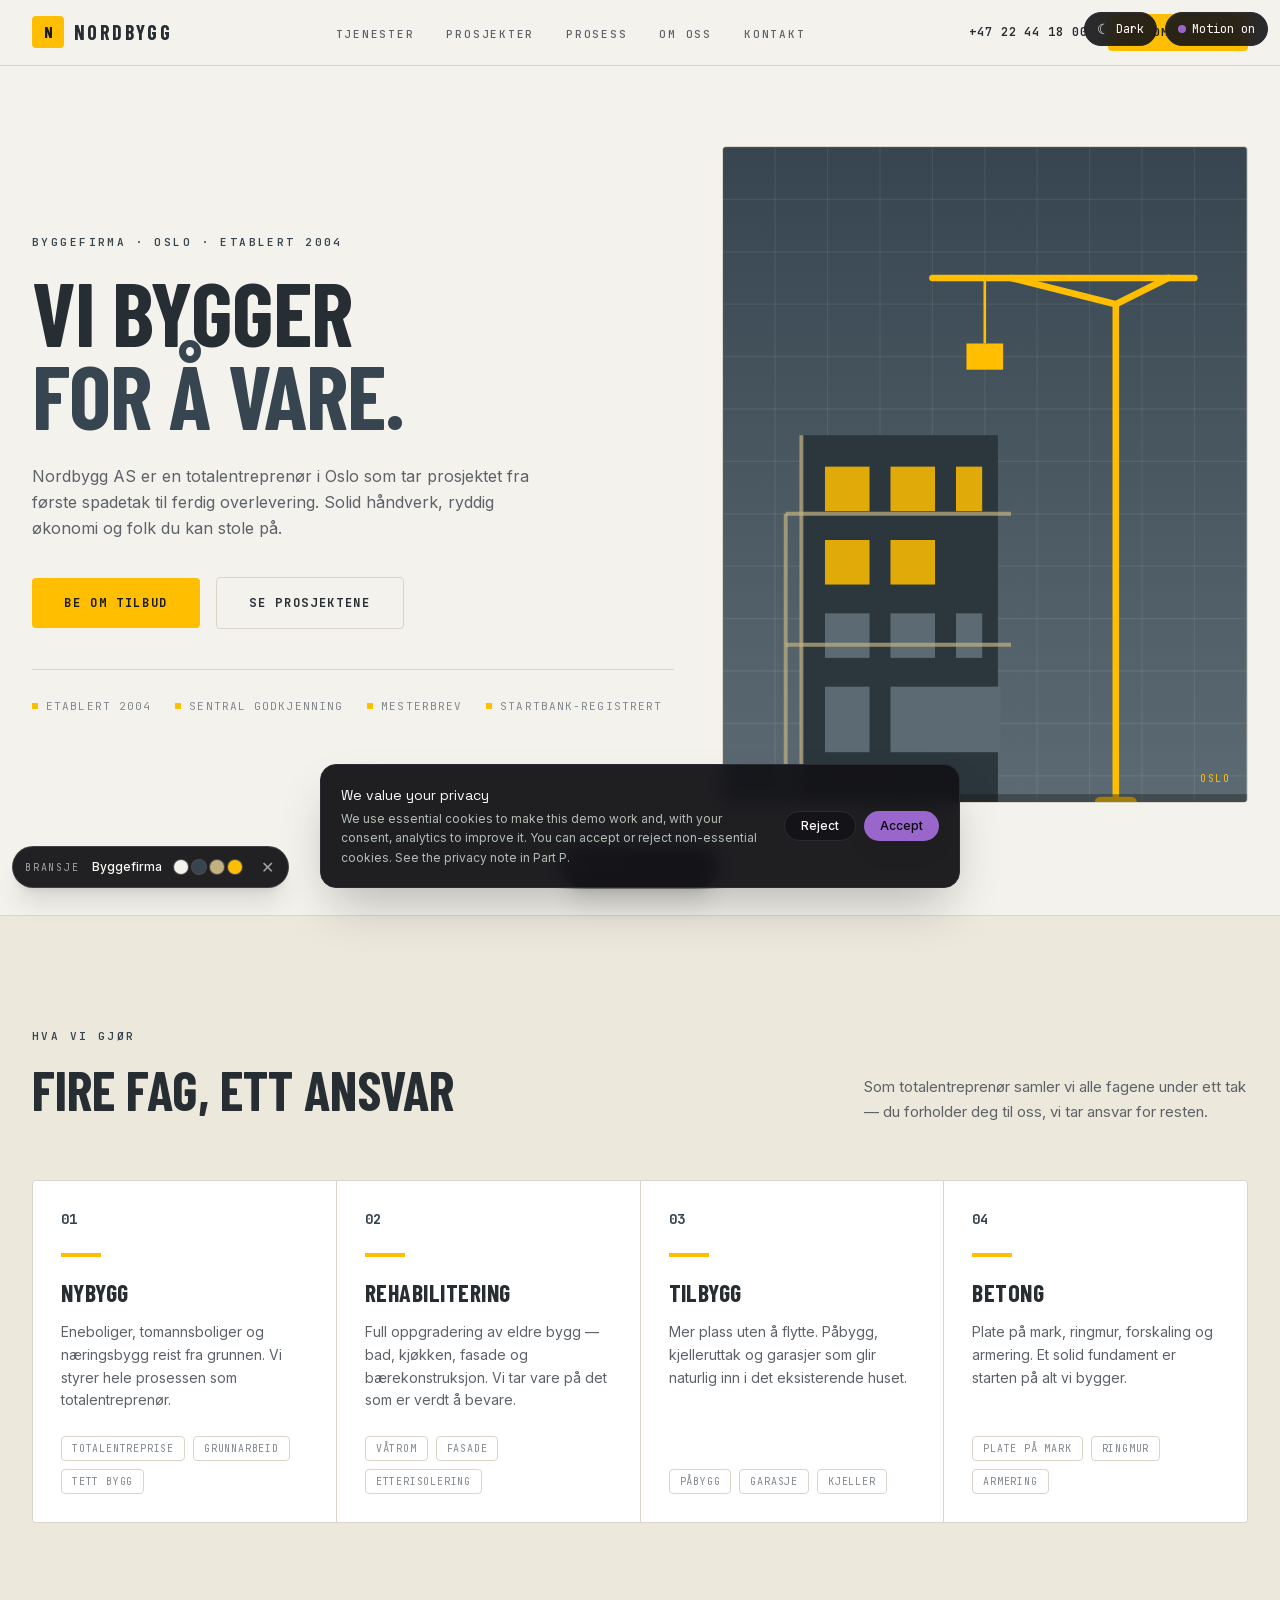
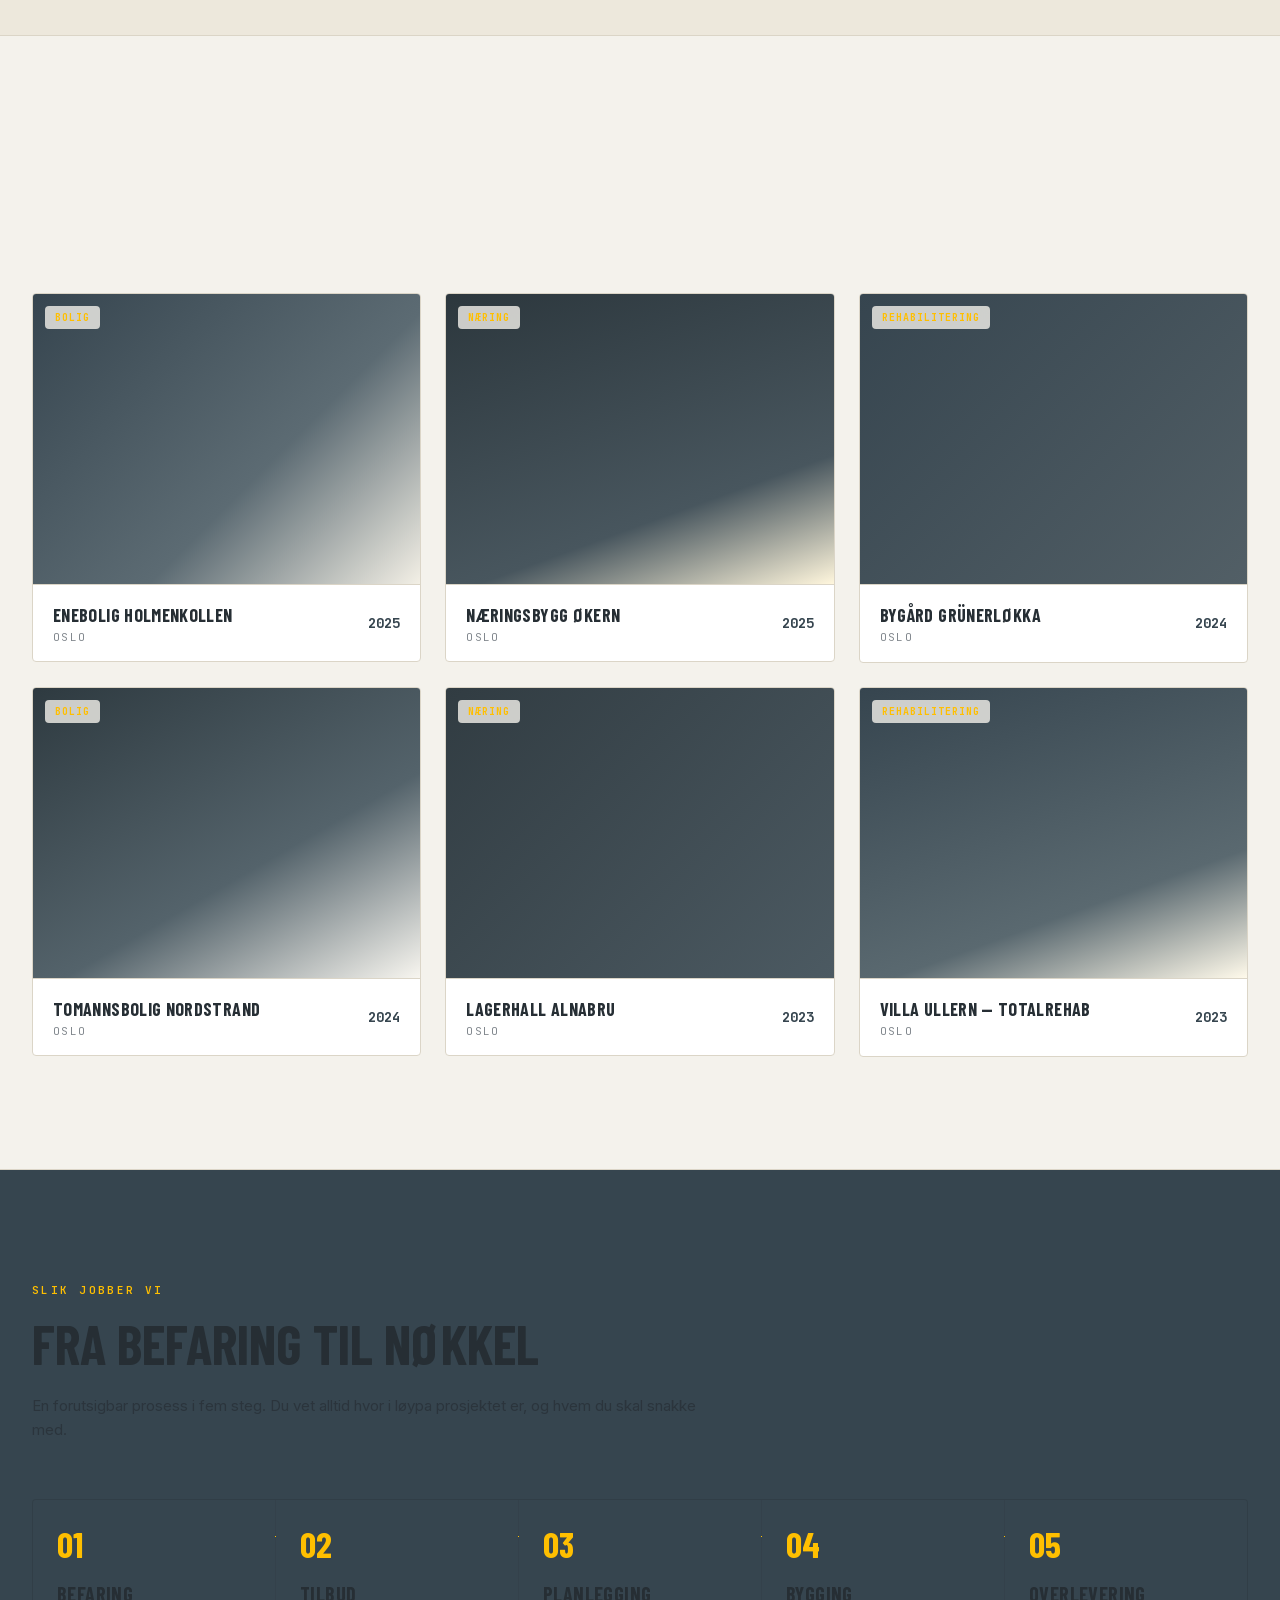
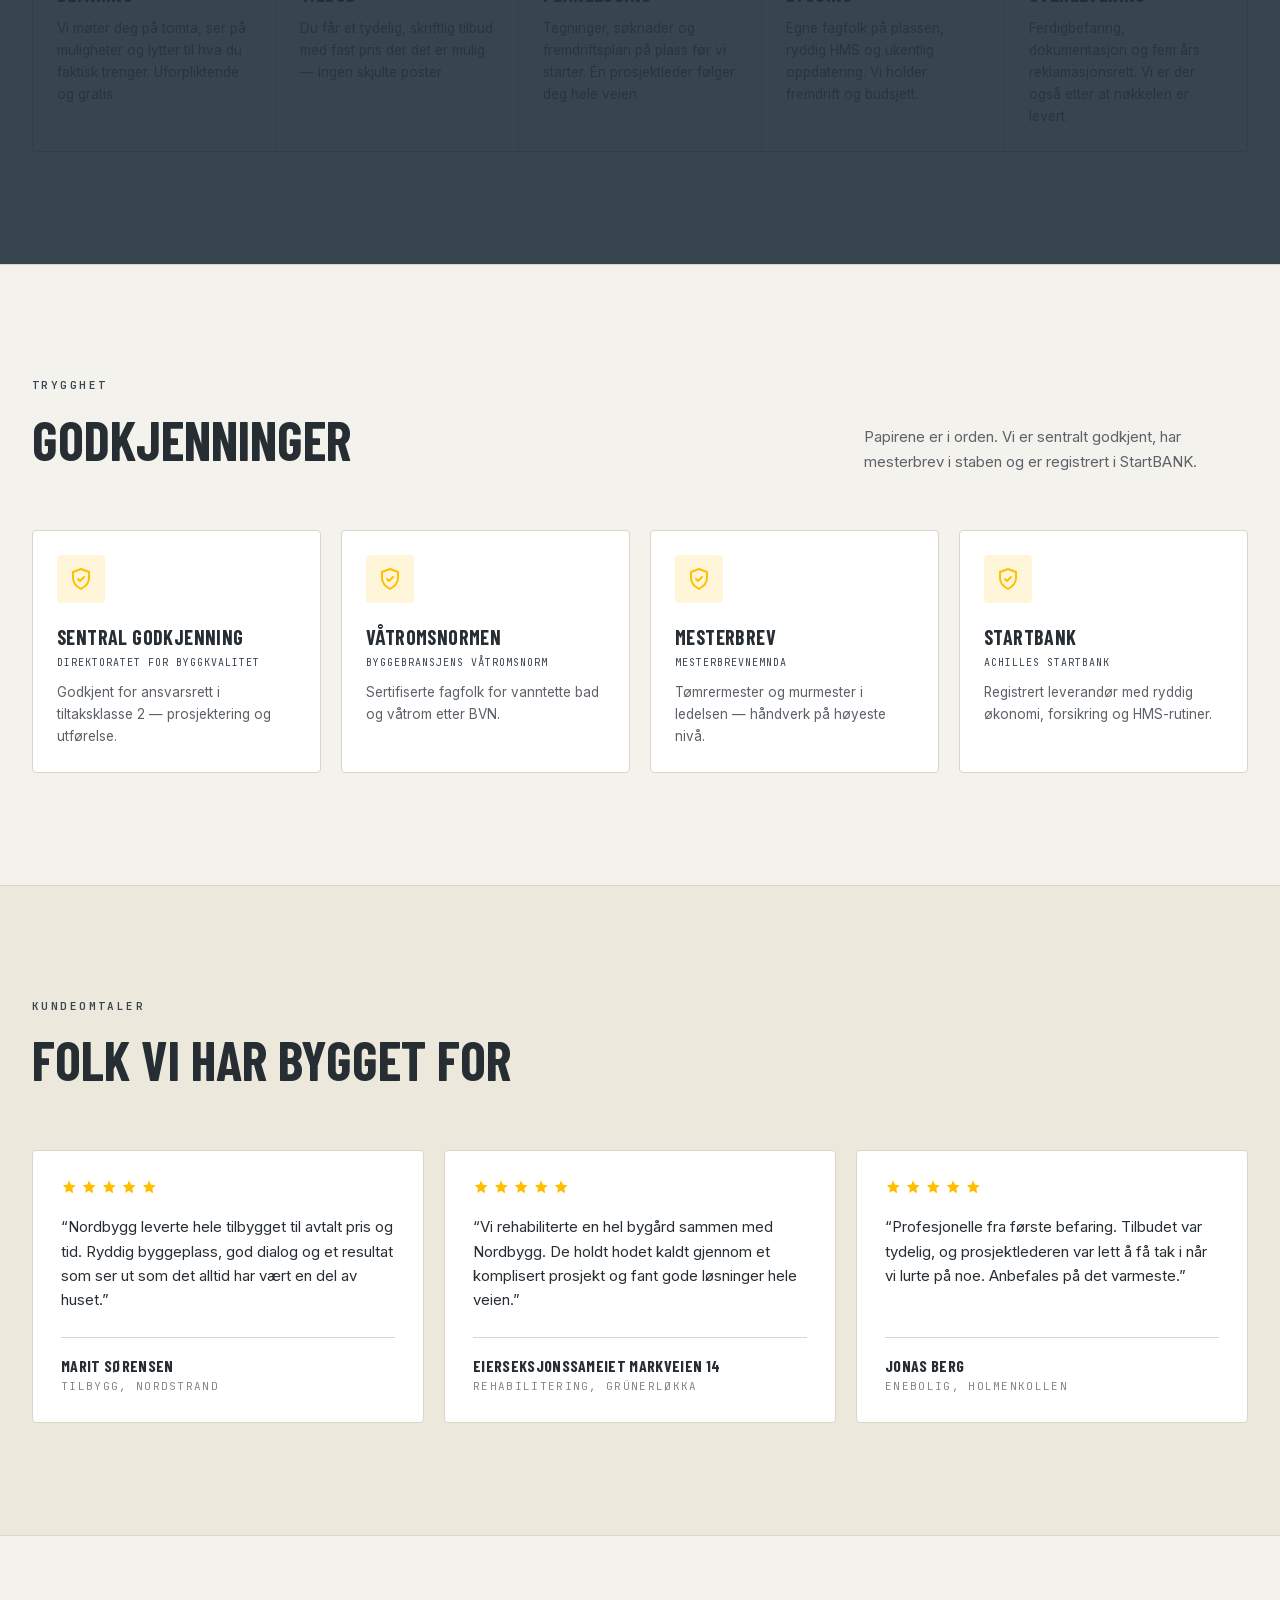
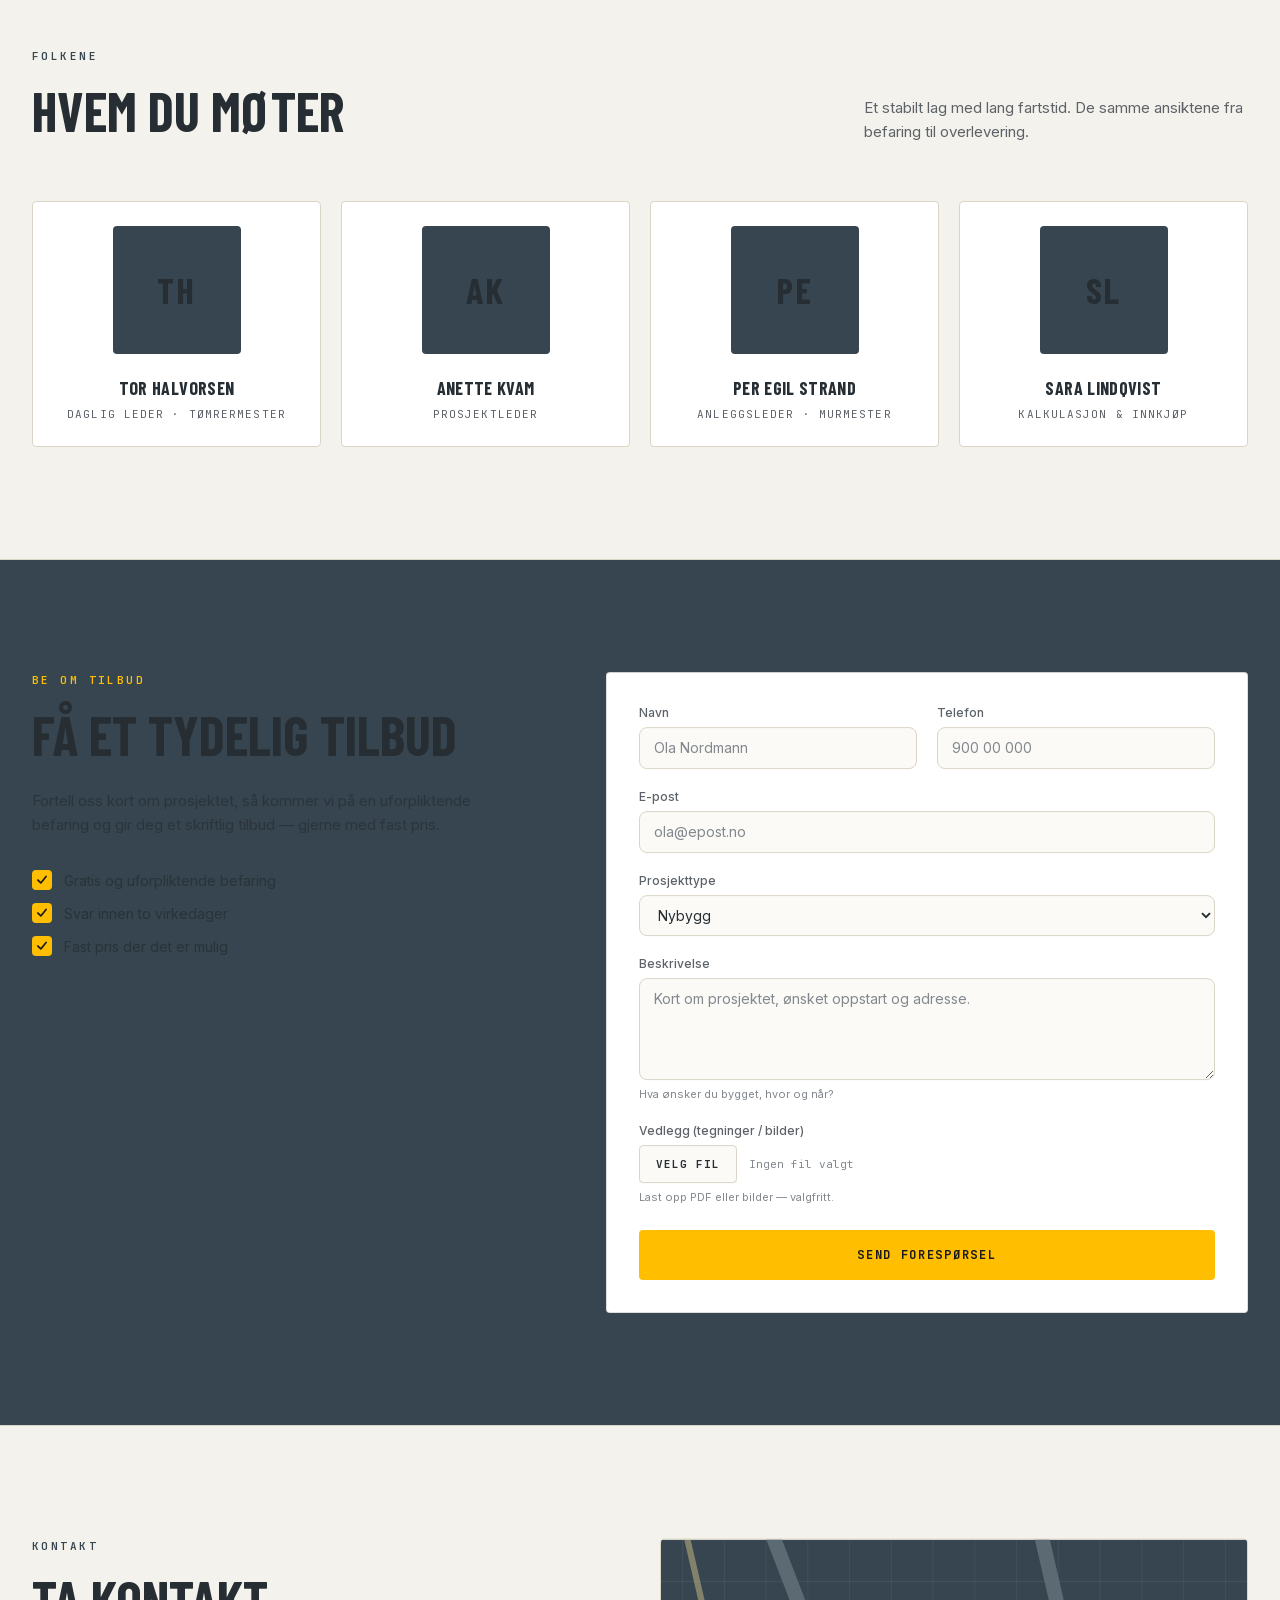
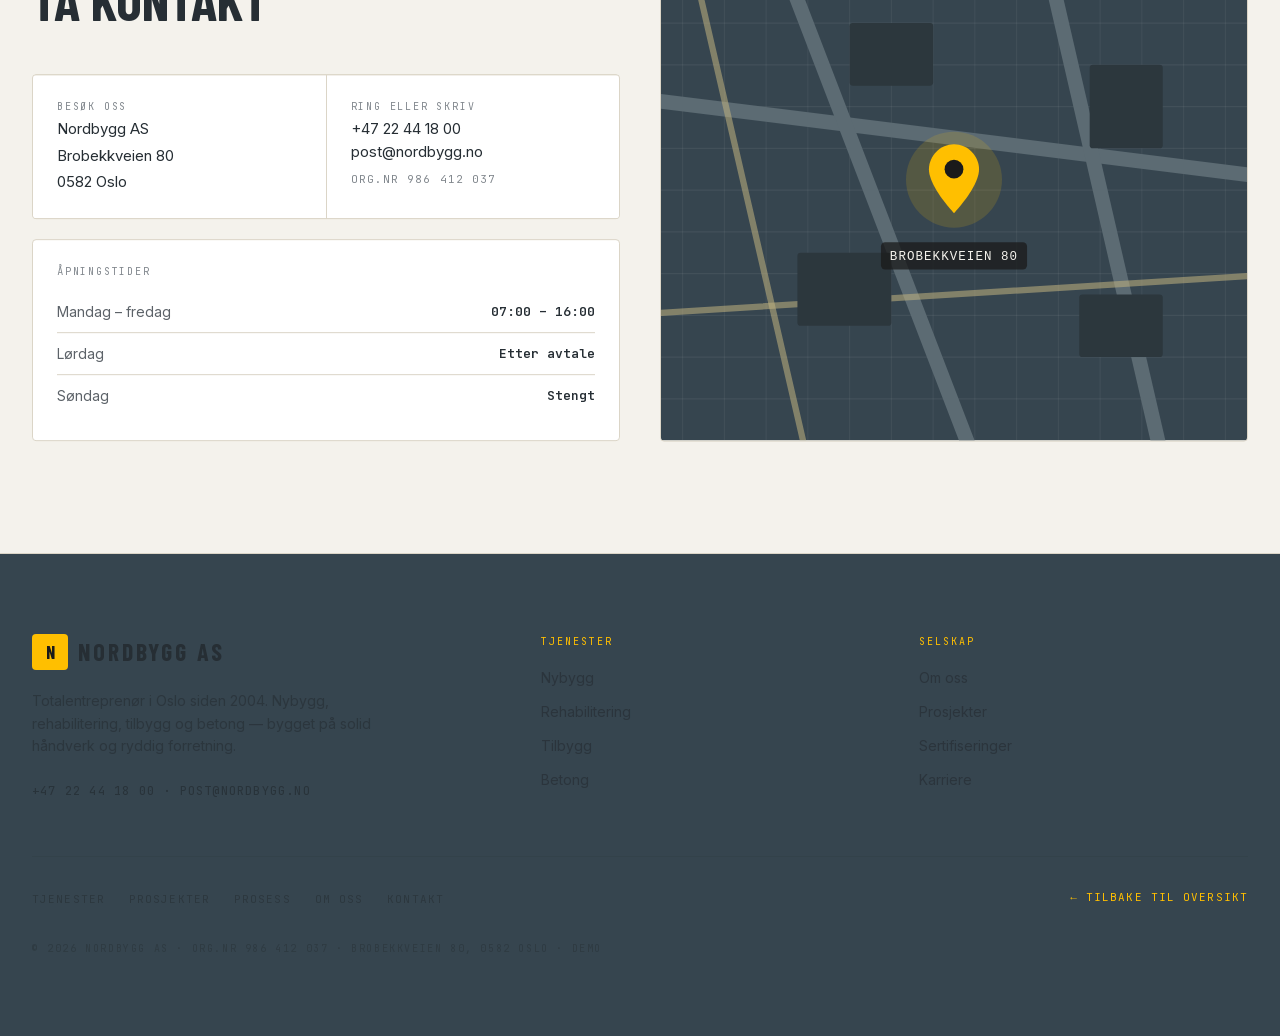
<file: bransje/nordbygg/index.html>
<!DOCTYPE html><html lang="nb" class="dark __variable_f367f3 __variable_73ee6c __variable_eef148 __variable_0a80b4 __variable_07d15b __variable_eb41fe __variable_5afde0 __variable_93a132 __variable_dd5b2f __variable_158fa5 __variable_a4bae9 __variable_805830 __variable_3c557b"><head><meta charSet="utf-8"/><meta name="viewport" content="width=device-width, initial-scale=1"/><link rel="stylesheet" href="/_next/static/css/be36116535c6efb6.css" data-precedence="next"/><link rel="stylesheet" href="/_next/static/css/091cba3c0e9cf36c.css" data-precedence="next"/><link rel="preload" as="script" fetchPriority="low" href="/_next/static/chunks/webpack-ead7a0a60bedf2f0.js"/><script src="/_next/static/chunks/fd9d1056-e2e73be9bcc6cbc2.js" async=""></script><script src="/_next/static/chunks/117-acd5dda4c622585c.js" async=""></script><script src="/_next/static/chunks/main-app-d11d49f7336754f1.js" async=""></script><script src="/_next/static/chunks/972-5c005d1da27e3f58.js" async=""></script><script src="/_next/static/chunks/343-ac253c574fddc32e.js" async=""></script><script src="/_next/static/chunks/app/bransje/nordbygg/page-8bf76738aa8cf4db.js" async=""></script><script src="/_next/static/chunks/c15bf2b0-7971b3d333b0cf68.js" async=""></script><script src="/_next/static/chunks/793-b4d9785de8a6275e.js" async=""></script><script src="/_next/static/chunks/app/layout-a27be5fb130b44f8.js" async=""></script><title>Nordbygg AS — byggefirma i Oslo · Studio Demos</title><meta name="description" content="Nybygg, rehabilitering, tilbygg og betong. Be om tilbud fra Nordbygg AS."/><meta name="author" content="Studio Demos"/><meta name="keywords" content="nettsidedesign,webdesign Norge,temaer,bransjesider,Next.js,framer-motion,gsap,three.js,design demo"/><meta name="robots" content="index, follow"/><link rel="canonical" href="https://deskven.github.io/bransje/nordbygg/"/><meta property="og:title" content="Nordbygg AS — byggefirma i Oslo"/><meta property="og:description" content="Nybygg, rehabilitering, tilbygg og betong. Be om tilbud fra Nordbygg AS."/><meta property="og:url" content="https://deskven.github.io/bransje/nordbygg/"/><meta property="og:site_name" content="Nordbygg AS"/><meta property="og:locale" content="nb_NO"/><meta property="og:image" content="https://deskven.github.io/og.svg"/><meta name="twitter:card" content="summary_large_image"/><meta name="twitter:title" content="Studio Demos — ti komplette nettsidedesign"/><meta name="twitter:description" content="Fem temaer og fem bransjesider i ett."/><meta name="twitter:image" content="https://deskven.github.io/og.svg"/><link rel="icon" href="/icon.svg?5aa9c3a36ce4c17b" type="image/svg+xml" sizes="any"/><script>(function () {
  try {
    var t = localStorage.getItem('theme');
    if (t !== 'light' && t !== 'dark') t = 'dark';
    document.documentElement.classList.toggle('dark', t === 'dark');
    if (localStorage.getItem('reduce-motion') === '1') {
      document.documentElement.classList.add('reduce-motion');
    }
  } catch (e) {}
})();</script><script type="application/ld+json">{"@context":"https://schema.org","@graph":[{"@type":"Organization","@id":"https://deskven.github.io/#organization","name":"Studio Demos","url":"https://deskven.github.io","logo":"https://deskven.github.io/og.svg"},{"@type":"WebSite","@id":"https://deskven.github.io/#website","url":"https://deskven.github.io","name":"Studio Demos","inLanguage":"nb-NO","publisher":{"@id":"https://deskven.github.io/#organization"}}]}</script><script src="/_next/static/chunks/polyfills-42372ed130431b0a.js" noModule=""></script></head><body class="bg-ink font-sans text-snow antialiased"><a href="#main" class="skip-link">Hopp til innhold</a><div data-site="nordbygg" data-scheme="light" style="--bg:244 242 236;--card:255 255 255;--card-2:235 231 222;--border:219 213 199;--fg:38 46 52;--muted:92 98 104;--muted-2:130 136 142;--accent-rgb:255 191 0;--accent-2-rgb:54 69 79;--accent-contrast-rgb:26 26 26;--radius:4px;--font-display:var(--font-barlow);--font-body:var(--font-inter)" class="relative min-h-screen bg-ink font-body text-snow antialiased before:fixed before:inset-0 before:-z-10 before:bg-ink before:content-[&#x27;&#x27;]"><script type="application/ld+json">{"@context":"https://schema.org","@graph":[{"@type":"GeneralContractor","@id":"https://nordbygg.no/#organisasjon","name":"Nordbygg AS","description":"Totalentreprenør i Oslo siden 2004. Nybygg, rehabilitering, tilbygg og betongarbeid.","url":"https://nordbygg.no","telephone":"+47 22 44 18 00","email":"post@nordbygg.no","vatID":"NO986412037MVA","foundingDate":"2004","priceRange":"$$","image":"https://nordbygg.no/og.jpg","address":{"@type":"PostalAddress","streetAddress":"Brobekkveien 80","postalCode":"0582","addressLocality":"Oslo","addressRegion":"Oslo","addressCountry":"NO"},"geo":{"@type":"GeoCoordinates","latitude":59.9356,"longitude":10.8112},"areaServed":[{"@type":"City","name":"Oslo"},{"@type":"AdministrativeArea","name":"Viken"}],"openingHoursSpecification":[{"@type":"OpeningHoursSpecification","dayOfWeek":["Monday","Tuesday","Wednesday","Thursday","Friday"],"opens":"07:00","closes":"16:00"}],"aggregateRating":{"@type":"AggregateRating","ratingValue":"4.9","reviewCount":"63","bestRating":"5","worstRating":"1"},"makesOffer":[{"@type":"Offer","itemOffered":{"@id":"https://nordbygg.no/#tjeneste-nybygg"}},{"@type":"Offer","itemOffered":{"@id":"https://nordbygg.no/#tjeneste-rehabilitering"}},{"@type":"Offer","itemOffered":{"@id":"https://nordbygg.no/#tjeneste-tilbygg"}},{"@type":"Offer","itemOffered":{"@id":"https://nordbygg.no/#tjeneste-betong"}}]},{"@type":"Service","@id":"https://nordbygg.no/#tjeneste-nybygg","name":"Nybygg","serviceType":"Oppføring av nybygg","description":"Eneboliger, tomannsboliger og næringsbygg reist som totalentreprise.","provider":{"@id":"https://nordbygg.no/#organisasjon"},"areaServed":{"@type":"City","name":"Oslo"}},{"@type":"Service","@id":"https://nordbygg.no/#tjeneste-rehabilitering","name":"Rehabilitering","serviceType":"Rehabilitering og oppgradering","description":"Full oppgradering av eldre bygg — bad, kjøkken, fasade og bærekonstruksjon.","provider":{"@id":"https://nordbygg.no/#organisasjon"},"areaServed":{"@type":"City","name":"Oslo"}},{"@type":"Service","@id":"https://nordbygg.no/#tjeneste-tilbygg","name":"Tilbygg","serviceType":"Tilbygg og påbygg","description":"Påbygg, kjelleruttak og garasjer tilpasset eksisterende bygg.","provider":{"@id":"https://nordbygg.no/#organisasjon"},"areaServed":{"@type":"City","name":"Oslo"}},{"@type":"Service","@id":"https://nordbygg.no/#tjeneste-betong","name":"Betong","serviceType":"Betong- og grunnarbeid","description":"Plate på mark, ringmur, forskaling og armering.","provider":{"@id":"https://nordbygg.no/#organisasjon"},"areaServed":{"@type":"City","name":"Oslo"}},{"@type":"Review","@id":"https://nordbygg.no/#omtale-1","itemReviewed":{"@id":"https://nordbygg.no/#organisasjon"},"reviewRating":{"@type":"Rating","ratingValue":"5","bestRating":"5"},"author":{"@type":"Person","name":"Marit Sørensen"},"reviewBody":"Nordbygg leverte hele tilbygget til avtalt pris og tid. Ryddig byggeplass og god dialog hele veien."},{"@type":"Review","@id":"https://nordbygg.no/#omtale-2","itemReviewed":{"@id":"https://nordbygg.no/#organisasjon"},"reviewRating":{"@type":"Rating","ratingValue":"5","bestRating":"5"},"author":{"@type":"Organization","name":"Eierseksjonssameiet Markveien 14"},"reviewBody":"De holdt hodet kaldt gjennom et komplisert rehabiliteringsprosjekt og fant gode løsninger hele veien."}]}</script><div class="sticky top-0 z-40 border-b border-line transition-colors duration-300 bg-ink"><nav class="mx-auto flex max-w-7xl items-center justify-between gap-4 px-5 py-3.5 sm:px-8"><a href="#topp" class="flex items-center gap-2.5"><span class="grid h-8 w-8 place-items-center rounded-site bg-accent font-display text-base font-bold text-accent-contrast" aria-hidden="true">N</span><span class="font-display text-xl font-bold uppercase tracking-[0.12em] text-snow">Nordbygg</span></a><ul class="hidden items-center gap-8 lg:flex"><li><a href="#tjenester" class="font-mono text-[11px] font-medium uppercase tracking-[0.16em] text-ash transition-colors hover:text-snow">Tjenester</a></li><li><a href="#prosjekter" class="font-mono text-[11px] font-medium uppercase tracking-[0.16em] text-ash transition-colors hover:text-snow">Prosjekter</a></li><li><a href="#prosess" class="font-mono text-[11px] font-medium uppercase tracking-[0.16em] text-ash transition-colors hover:text-snow">Prosess</a></li><li><a href="#team" class="font-mono text-[11px] font-medium uppercase tracking-[0.16em] text-ash transition-colors hover:text-snow">Om oss</a></li><li><a href="#kontakt" class="font-mono text-[11px] font-medium uppercase tracking-[0.16em] text-ash transition-colors hover:text-snow">Kontakt</a></li></ul><div class="flex items-center gap-3 sm:gap-5"><a href="tel:+4722441800" class="hidden font-mono text-[12px] font-semibold uppercase tracking-[0.08em] text-snow transition-colors hover:text-accent sm:inline">+47 22 44 18 00</a><a href="#kontakt" class="rounded-site bg-accent px-5 py-2.5 font-mono text-[11px] font-bold uppercase tracking-[0.12em] text-accent-contrast transition-colors hover:bg-accent-2 hover:text-snow">Be om tilbud</a></div></nav></div><main id="main"><section id="topp" class="relative mx-auto grid max-w-7xl grid-cols-1 items-center gap-12 px-5 pb-24 pt-16 sm:px-8 sm:pt-20 lg:grid-cols-[1.1fr_0.9fr] lg:pb-28"><div><div style="opacity:0;transform:translateY(24px)"><p class="font-mono text-[11px] font-semibold uppercase tracking-[0.22em] text-accent-2">Byggefirma · Oslo · Etablert 2004</p></div><div style="opacity:0;transform:translateY(24px)"><h1 class="mt-5 font-display text-[clamp(2.8rem,7vw,5.6rem)] font-bold uppercase leading-[0.92] tracking-[-0.01em] text-snow">Vi bygger<br/><span class="text-accent-2">for å vare.</span></h1></div><div style="opacity:0;transform:translateY(24px)"><p class="mt-7 max-w-lg text-[16px] leading-relaxed text-ash">Nordbygg AS er en totalentreprenør i Oslo som tar prosjektet fra første spadetak til ferdig overlevering. Solid håndverk, ryddig økonomi og folk du kan stole på.</p></div><div style="opacity:0;transform:translateY(24px)"><div class="mt-9 flex flex-wrap items-center gap-4"><a href="#kontakt" class="rounded-site bg-accent px-8 py-4 font-mono text-[12px] font-bold uppercase tracking-[0.14em] text-accent-contrast transition-colors hover:bg-accent-2 hover:text-snow">Be om tilbud</a><a href="#prosjekter" class="rounded-site border border-line px-8 py-4 font-mono text-[12px] font-bold uppercase tracking-[0.14em] text-snow transition-colors hover:border-accent hover:text-accent">Se prosjektene</a></div></div><div style="opacity:0;transform:translateY(24px)"><ul class="mt-10 flex flex-wrap gap-x-6 gap-y-3 border-t border-line pt-7"><li class="flex items-center gap-2 font-mono text-[11px] uppercase tracking-[0.1em] text-slate2"><span class="h-1.5 w-1.5 bg-accent" aria-hidden="true"></span>Etablert 2004</li><li class="flex items-center gap-2 font-mono text-[11px] uppercase tracking-[0.1em] text-slate2"><span class="h-1.5 w-1.5 bg-accent" aria-hidden="true"></span>Sentral godkjenning</li><li class="flex items-center gap-2 font-mono text-[11px] uppercase tracking-[0.1em] text-slate2"><span class="h-1.5 w-1.5 bg-accent" aria-hidden="true"></span>Mesterbrev</li><li class="flex items-center gap-2 font-mono text-[11px] uppercase tracking-[0.1em] text-slate2"><span class="h-1.5 w-1.5 bg-accent" aria-hidden="true"></span>StartBANK-registrert</li></ul></div></div><div style="opacity:0;transform:translateY(32px)"><figure class="relative aspect-[4/5] overflow-hidden rounded-site border border-line bg-surface-2"><svg viewBox="0 0 400 500" class="absolute inset-0 h-full w-full" preserveAspectRatio="xMidYMid slice" role="img" aria-label="Stilisert byggeplass med kran og bygning under oppføring"><defs><linearGradient id="nb-sky" x1="0" y1="0" x2="0" y2="1"><stop offset="0" stop-color="#36454f"></stop><stop offset="1" stop-color="#5c6b73"></stop></linearGradient></defs><rect width="400" height="500" fill="url(#nb-sky)"></rect><g stroke="#ffffff" stroke-opacity="0.07" stroke-width="1"><line x1="0" y1="0" x2="0" y2="500"></line><line x1="40" y1="0" x2="40" y2="500"></line><line x1="80" y1="0" x2="80" y2="500"></line><line x1="120" y1="0" x2="120" y2="500"></line><line x1="160" y1="0" x2="160" y2="500"></line><line x1="200" y1="0" x2="200" y2="500"></line><line x1="240" y1="0" x2="240" y2="500"></line><line x1="280" y1="0" x2="280" y2="500"></line><line x1="320" y1="0" x2="320" y2="500"></line><line x1="360" y1="0" x2="360" y2="500"></line><line x1="400" y1="0" x2="400" y2="500"></line><line x1="0" y1="0" x2="400" y2="0"></line><line x1="0" y1="40" x2="400" y2="40"></line><line x1="0" y1="80" x2="400" y2="80"></line><line x1="0" y1="120" x2="400" y2="120"></line><line x1="0" y1="160" x2="400" y2="160"></line><line x1="0" y1="200" x2="400" y2="200"></line><line x1="0" y1="240" x2="400" y2="240"></line><line x1="0" y1="280" x2="400" y2="280"></line><line x1="0" y1="320" x2="400" y2="320"></line><line x1="0" y1="360" x2="400" y2="360"></line><line x1="0" y1="400" x2="400" y2="400"></line><line x1="0" y1="440" x2="400" y2="440"></line><line x1="0" y1="480" x2="400" y2="480"></line></g><g><rect x="60" y="220" width="150" height="280" fill="#2c373d"></rect><g fill="#ffbf00" fill-opacity="0.85"><rect x="78" y="244" width="34" height="34"></rect><rect x="128" y="244" width="34" height="34"></rect><rect x="178" y="244" width="20" height="34"></rect><rect x="78" y="300" width="34" height="34"></rect><rect x="128" y="300" width="34" height="34"></rect></g><g fill="#5c6b73"><rect x="78" y="356" width="34" height="34"></rect><rect x="128" y="356" width="34" height="34"></rect><rect x="178" y="356" width="20" height="34"></rect><rect x="78" y="412" width="34" height="50"></rect><rect x="128" y="412" width="84" height="50"></rect></g><g stroke="#c2b280" stroke-width="3" stroke-opacity="0.7" fill="none"><line x1="60" y1="220" x2="60" y2="500"></line><line x1="48" y1="280" x2="220" y2="280"></line><line x1="48" y1="380" x2="220" y2="380"></line><line x1="48" y1="280" x2="48" y2="500"></line></g></g><g stroke="#ffbf00" stroke-width="5" fill="none" stroke-linecap="round"><line x1="300" y1="120" x2="300" y2="500"></line><line x1="288" y1="500" x2="312" y2="500" stroke-width="8"></line><line x1="160" y1="100" x2="360" y2="100"></line><line x1="300" y1="120" x2="220" y2="100"></line><line x1="300" y1="120" x2="340" y2="100"></line></g><g stroke="#ffbf00" stroke-width="2" fill="none"><line x1="200" y1="100" x2="200" y2="150"></line><rect x="186" y="150" width="28" height="20" fill="#ffbf00" stroke="none"></rect></g><rect x="0" y="494" width="400" height="6" fill="#1a1a1a" fill-opacity="0.4"></rect></svg><figcaption class="absolute bottom-4 left-4 right-4 flex items-center justify-between font-mono text-[10px] uppercase tracking-[0.18em] text-snow/80"><span>Nordbygg · byggeplass</span><span class="text-accent">Oslo</span></figcaption></figure></div></section><section id="tjenester" class="border-t border-line bg-sand/15"><div class="mx-auto max-w-7xl px-5 py-24 sm:px-8 sm:py-28"><div class="mb-14 flex flex-wrap items-end justify-between gap-6"><div style="opacity:0;transform:translateY(24px)"><div><p class="font-mono text-[11px] font-semibold uppercase tracking-[0.22em] text-accent-2">Hva vi gjør</p><h2 class="mt-3 max-w-xl font-display text-[clamp(2rem,4.5vw,3.4rem)] font-bold uppercase leading-tight text-snow">Fire fag, ett ansvar</h2></div></div><div style="opacity:0;transform:translateY(24px)"><p class="max-w-sm text-[15px] leading-relaxed text-ash">Som totalentreprenør samler vi alle fagene under ett tak — du forholder deg til oss, vi tar ansvar for resten.</p></div></div><div class="grid grid-cols-1 gap-px overflow-hidden rounded-site border border-line bg-line sm:grid-cols-2 lg:grid-cols-4"><div style="opacity:0;transform:translateY(24px)"><article class="group flex h-full flex-col bg-surface p-7 transition-colors hover:bg-surface-2"><span class="font-mono text-sm font-bold text-accent-2 transition-colors group-hover:text-accent" aria-hidden="true">01</span><div class="mt-6 h-1 w-10 bg-accent transition-all duration-300 group-hover:w-16" aria-hidden="true"></div><h3 class="mt-5 font-display text-2xl font-bold uppercase tracking-[0.02em] text-snow">Nybygg</h3><p class="mt-3 flex-1 text-[14px] leading-relaxed text-ash">Eneboliger, tomannsboliger og næringsbygg reist fra grunnen. Vi styrer hele prosessen som totalentreprenør.</p><ul class="mt-6 flex flex-wrap gap-2"><li class="rounded-site border border-line px-2.5 py-1 font-mono text-[10px] uppercase tracking-[0.08em] text-slate2">Totalentreprise</li><li class="rounded-site border border-line px-2.5 py-1 font-mono text-[10px] uppercase tracking-[0.08em] text-slate2">Grunnarbeid</li><li class="rounded-site border border-line px-2.5 py-1 font-mono text-[10px] uppercase tracking-[0.08em] text-slate2">Tett bygg</li></ul></article></div><div style="opacity:0;transform:translateY(24px)"><article class="group flex h-full flex-col bg-surface p-7 transition-colors hover:bg-surface-2"><span class="font-mono text-sm font-bold text-accent-2 transition-colors group-hover:text-accent" aria-hidden="true">02</span><div class="mt-6 h-1 w-10 bg-accent transition-all duration-300 group-hover:w-16" aria-hidden="true"></div><h3 class="mt-5 font-display text-2xl font-bold uppercase tracking-[0.02em] text-snow">Rehabilitering</h3><p class="mt-3 flex-1 text-[14px] leading-relaxed text-ash">Full oppgradering av eldre bygg — bad, kjøkken, fasade og bærekonstruksjon. Vi tar vare på det som er verdt å bevare.</p><ul class="mt-6 flex flex-wrap gap-2"><li class="rounded-site border border-line px-2.5 py-1 font-mono text-[10px] uppercase tracking-[0.08em] text-slate2">Våtrom</li><li class="rounded-site border border-line px-2.5 py-1 font-mono text-[10px] uppercase tracking-[0.08em] text-slate2">Fasade</li><li class="rounded-site border border-line px-2.5 py-1 font-mono text-[10px] uppercase tracking-[0.08em] text-slate2">Etterisolering</li></ul></article></div><div style="opacity:0;transform:translateY(24px)"><article class="group flex h-full flex-col bg-surface p-7 transition-colors hover:bg-surface-2"><span class="font-mono text-sm font-bold text-accent-2 transition-colors group-hover:text-accent" aria-hidden="true">03</span><div class="mt-6 h-1 w-10 bg-accent transition-all duration-300 group-hover:w-16" aria-hidden="true"></div><h3 class="mt-5 font-display text-2xl font-bold uppercase tracking-[0.02em] text-snow">Tilbygg</h3><p class="mt-3 flex-1 text-[14px] leading-relaxed text-ash">Mer plass uten å flytte. Påbygg, kjelleruttak og garasjer som glir naturlig inn i det eksisterende huset.</p><ul class="mt-6 flex flex-wrap gap-2"><li class="rounded-site border border-line px-2.5 py-1 font-mono text-[10px] uppercase tracking-[0.08em] text-slate2">Påbygg</li><li class="rounded-site border border-line px-2.5 py-1 font-mono text-[10px] uppercase tracking-[0.08em] text-slate2">Garasje</li><li class="rounded-site border border-line px-2.5 py-1 font-mono text-[10px] uppercase tracking-[0.08em] text-slate2">Kjeller</li></ul></article></div><div style="opacity:0;transform:translateY(24px)"><article class="group flex h-full flex-col bg-surface p-7 transition-colors hover:bg-surface-2"><span class="font-mono text-sm font-bold text-accent-2 transition-colors group-hover:text-accent" aria-hidden="true">04</span><div class="mt-6 h-1 w-10 bg-accent transition-all duration-300 group-hover:w-16" aria-hidden="true"></div><h3 class="mt-5 font-display text-2xl font-bold uppercase tracking-[0.02em] text-snow">Betong</h3><p class="mt-3 flex-1 text-[14px] leading-relaxed text-ash">Plate på mark, ringmur, forskaling og armering. Et solid fundament er starten på alt vi bygger.</p><ul class="mt-6 flex flex-wrap gap-2"><li class="rounded-site border border-line px-2.5 py-1 font-mono text-[10px] uppercase tracking-[0.08em] text-slate2">Plate på mark</li><li class="rounded-site border border-line px-2.5 py-1 font-mono text-[10px] uppercase tracking-[0.08em] text-slate2">Ringmur</li><li class="rounded-site border border-line px-2.5 py-1 font-mono text-[10px] uppercase tracking-[0.08em] text-slate2">Armering</li></ul></article></div></div></div></section><section id="prosjekter" class="border-t border-line"><div class="mx-auto max-w-7xl px-5 py-24 sm:px-8 sm:py-28"><div class="mb-12 flex flex-wrap items-end justify-between gap-6"><div style="opacity:0;transform:translateY(24px)"><div><p class="font-mono text-[11px] font-semibold uppercase tracking-[0.22em] text-accent-2">Utvalgte prosjekter</p><h2 class="mt-3 font-display text-[clamp(2rem,4.5vw,3.4rem)] font-bold uppercase leading-tight text-snow">Bygget av oss</h2></div></div><div style="opacity:0;transform:translateY(24px)"><div class="flex flex-wrap gap-2" role="group" aria-label="Filtrer prosjekter"><button type="button" aria-pressed="true" class="rounded-site border px-4 py-2 font-mono text-[11px] font-bold uppercase tracking-[0.1em] transition-colors border-accent bg-accent text-accent-contrast">Alle</button><button type="button" aria-pressed="false" class="rounded-site border px-4 py-2 font-mono text-[11px] font-bold uppercase tracking-[0.1em] transition-colors border-line text-ash hover:border-accent hover:text-snow">Bolig</button><button type="button" aria-pressed="false" class="rounded-site border px-4 py-2 font-mono text-[11px] font-bold uppercase tracking-[0.1em] transition-colors border-line text-ash hover:border-accent hover:text-snow">Næring</button><button type="button" aria-pressed="false" class="rounded-site border px-4 py-2 font-mono text-[11px] font-bold uppercase tracking-[0.1em] transition-colors border-line text-ash hover:border-accent hover:text-snow">Rehabilitering</button></div></div></div><div class="grid grid-cols-1 gap-6 sm:grid-cols-2 lg:grid-cols-3"><div style="opacity:0;transform:translateY(24px)"><figure class="group overflow-hidden rounded-site border border-line bg-surface"><div class="relative aspect-[4/3] overflow-hidden"><div class="h-full w-full" style="background:linear-gradient(135deg,#36454f,#5c6b73 60%,#c2b28033)" role="img" aria-label="Byggeprosjekt: Enebolig Holmenkollen, Oslo, 2025"></div><span class="absolute left-3 top-3 rounded-site bg-ink/80 px-2.5 py-1 font-mono text-[10px] font-bold uppercase tracking-[0.1em] text-accent backdrop-blur-sm">Bolig</span><div class="absolute inset-x-0 bottom-0 h-1 origin-left scale-x-0 bg-accent transition-transform duration-300 group-hover:scale-x-100" aria-hidden="true"></div></div><figcaption class="flex items-center justify-between gap-3 border-t border-line px-5 py-4"><div><p class="font-display text-lg font-bold uppercase tracking-[0.02em] text-snow">Enebolig Holmenkollen</p><p class="font-mono text-[11px] uppercase tracking-[0.12em] text-slate2">Oslo</p></div><span class="font-mono text-sm font-bold text-accent-2">2025</span></figcaption></figure></div><div style="opacity:0;transform:translateY(24px)"><figure class="group overflow-hidden rounded-site border border-line bg-surface"><div class="relative aspect-[4/3] overflow-hidden"><div class="h-full w-full" style="background:linear-gradient(160deg,#2c373d,#48565e 70%,#ffbf0022)" role="img" aria-label="Byggeprosjekt: Næringsbygg Økern, Oslo, 2025"></div><span class="absolute left-3 top-3 rounded-site bg-ink/80 px-2.5 py-1 font-mono text-[10px] font-bold uppercase tracking-[0.1em] text-accent backdrop-blur-sm">Næring</span><div class="absolute inset-x-0 bottom-0 h-1 origin-left scale-x-0 bg-accent transition-transform duration-300 group-hover:scale-x-100" aria-hidden="true"></div></div><figcaption class="flex items-center justify-between gap-3 border-t border-line px-5 py-4"><div><p class="font-display text-lg font-bold uppercase tracking-[0.02em] text-snow">Næringsbygg Økern</p><p class="font-mono text-[11px] uppercase tracking-[0.12em] text-slate2">Oslo</p></div><span class="font-mono text-sm font-bold text-accent-2">2025</span></figcaption></figure></div><div style="opacity:0;transform:translateY(24px)"><figure class="group overflow-hidden rounded-site border border-line bg-surface"><div class="relative aspect-[4/3] overflow-hidden"><div class="h-full w-full" style="background:linear-gradient(135deg,#36454f,#525f66)" role="img" aria-label="Byggeprosjekt: Bygård Grünerløkka, Oslo, 2024"></div><span class="absolute left-3 top-3 rounded-site bg-ink/80 px-2.5 py-1 font-mono text-[10px] font-bold uppercase tracking-[0.1em] text-accent backdrop-blur-sm">Rehabilitering</span><div class="absolute inset-x-0 bottom-0 h-1 origin-left scale-x-0 bg-accent transition-transform duration-300 group-hover:scale-x-100" aria-hidden="true"></div></div><figcaption class="flex items-center justify-between gap-3 border-t border-line px-5 py-4"><div><p class="font-display text-lg font-bold uppercase tracking-[0.02em] text-snow">Bygård Grünerløkka</p><p class="font-mono text-[11px] uppercase tracking-[0.12em] text-slate2">Oslo</p></div><span class="font-mono text-sm font-bold text-accent-2">2024</span></figcaption></figure></div><div style="opacity:0;transform:translateY(24px)"><figure class="group overflow-hidden rounded-site border border-line bg-surface"><div class="relative aspect-[4/3] overflow-hidden"><div class="h-full w-full" style="background:linear-gradient(150deg,#2e3a40,#54636b 60%,#c2b2801f)" role="img" aria-label="Byggeprosjekt: Tomannsbolig Nordstrand, Oslo, 2024"></div><span class="absolute left-3 top-3 rounded-site bg-ink/80 px-2.5 py-1 font-mono text-[10px] font-bold uppercase tracking-[0.1em] text-accent backdrop-blur-sm">Bolig</span><div class="absolute inset-x-0 bottom-0 h-1 origin-left scale-x-0 bg-accent transition-transform duration-300 group-hover:scale-x-100" aria-hidden="true"></div></div><figcaption class="flex items-center justify-between gap-3 border-t border-line px-5 py-4"><div><p class="font-display text-lg font-bold uppercase tracking-[0.02em] text-snow">Tomannsbolig Nordstrand</p><p class="font-mono text-[11px] uppercase tracking-[0.12em] text-slate2">Oslo</p></div><span class="font-mono text-sm font-bold text-accent-2">2024</span></figcaption></figure></div><div style="opacity:0;transform:translateY(24px)"><figure class="group overflow-hidden rounded-site border border-line bg-surface"><div class="relative aspect-[4/3] overflow-hidden"><div class="h-full w-full" style="background:linear-gradient(135deg,#313c42,#4c5a62)" role="img" aria-label="Byggeprosjekt: Lagerhall Alnabru, Oslo, 2023"></div><span class="absolute left-3 top-3 rounded-site bg-ink/80 px-2.5 py-1 font-mono text-[10px] font-bold uppercase tracking-[0.1em] text-accent backdrop-blur-sm">Næring</span><div class="absolute inset-x-0 bottom-0 h-1 origin-left scale-x-0 bg-accent transition-transform duration-300 group-hover:scale-x-100" aria-hidden="true"></div></div><figcaption class="flex items-center justify-between gap-3 border-t border-line px-5 py-4"><div><p class="font-display text-lg font-bold uppercase tracking-[0.02em] text-snow">Lagerhall Alnabru</p><p class="font-mono text-[11px] uppercase tracking-[0.12em] text-slate2">Oslo</p></div><span class="font-mono text-sm font-bold text-accent-2">2023</span></figcaption></figure></div><div style="opacity:0;transform:translateY(24px)"><figure class="group overflow-hidden rounded-site border border-line bg-surface"><div class="relative aspect-[4/3] overflow-hidden"><div class="h-full w-full" style="background:linear-gradient(160deg,#36454f,#5a6970 70%,#ffbf0014)" role="img" aria-label="Byggeprosjekt: Villa Ullern — totalrehab, Oslo, 2023"></div><span class="absolute left-3 top-3 rounded-site bg-ink/80 px-2.5 py-1 font-mono text-[10px] font-bold uppercase tracking-[0.1em] text-accent backdrop-blur-sm">Rehabilitering</span><div class="absolute inset-x-0 bottom-0 h-1 origin-left scale-x-0 bg-accent transition-transform duration-300 group-hover:scale-x-100" aria-hidden="true"></div></div><figcaption class="flex items-center justify-between gap-3 border-t border-line px-5 py-4"><div><p class="font-display text-lg font-bold uppercase tracking-[0.02em] text-snow">Villa Ullern — totalrehab</p><p class="font-mono text-[11px] uppercase tracking-[0.12em] text-slate2">Oslo</p></div><span class="font-mono text-sm font-bold text-accent-2">2023</span></figcaption></figure></div></div></div></section><section id="prosess" class="border-t border-line bg-accent-2"><div class="mx-auto max-w-7xl px-5 py-24 sm:px-8 sm:py-28"><div class="mb-14 max-w-2xl"><div style="opacity:0;transform:translateY(24px)"><p class="font-mono text-[11px] font-semibold uppercase tracking-[0.22em] text-accent">Slik jobber vi</p></div><div style="opacity:0;transform:translateY(24px)"><h2 class="mt-3 font-display text-[clamp(2rem,4.5vw,3.4rem)] font-bold uppercase leading-tight text-snow">Fra befaring til nøkkel</h2></div><div style="opacity:0;transform:translateY(24px)"><p class="mt-4 text-[15px] leading-relaxed text-snow/70">En forutsigbar prosess i fem steg. Du vet alltid hvor i løypa prosjektet er, og hvem du skal snakke med.</p></div></div><ol class="relative grid grid-cols-1 gap-px overflow-hidden rounded-site border border-snow/15 bg-snow/10 md:grid-cols-5"><div style="opacity:0;transform:translateY(24px)"><li class="relative flex h-full flex-col bg-accent-2 p-6"><span class="font-display text-4xl font-bold text-accent" aria-hidden="true">01</span><h3 class="mt-4 font-display text-xl font-bold uppercase tracking-[0.02em] text-snow">Befaring</h3><p class="mt-2.5 text-[13.5px] leading-relaxed text-snow/70">Vi møter deg på tomta, ser på muligheter og lytter til hva du faktisk trenger. Uforpliktende og gratis.</p><span class="absolute right-0 top-9 hidden h-px w-6 translate-x-full bg-accent md:block" aria-hidden="true"></span></li></div><div style="opacity:0;transform:translateY(24px)"><li class="relative flex h-full flex-col bg-accent-2 p-6"><span class="font-display text-4xl font-bold text-accent" aria-hidden="true">02</span><h3 class="mt-4 font-display text-xl font-bold uppercase tracking-[0.02em] text-snow">Tilbud</h3><p class="mt-2.5 text-[13.5px] leading-relaxed text-snow/70">Du får et tydelig, skriftlig tilbud med fast pris der det er mulig — ingen skjulte poster.</p><span class="absolute right-0 top-9 hidden h-px w-6 translate-x-full bg-accent md:block" aria-hidden="true"></span></li></div><div style="opacity:0;transform:translateY(24px)"><li class="relative flex h-full flex-col bg-accent-2 p-6"><span class="font-display text-4xl font-bold text-accent" aria-hidden="true">03</span><h3 class="mt-4 font-display text-xl font-bold uppercase tracking-[0.02em] text-snow">Planlegging</h3><p class="mt-2.5 text-[13.5px] leading-relaxed text-snow/70">Tegninger, søknader og fremdriftsplan på plass før vi starter. Én prosjektleder følger deg hele veien.</p><span class="absolute right-0 top-9 hidden h-px w-6 translate-x-full bg-accent md:block" aria-hidden="true"></span></li></div><div style="opacity:0;transform:translateY(24px)"><li class="relative flex h-full flex-col bg-accent-2 p-6"><span class="font-display text-4xl font-bold text-accent" aria-hidden="true">04</span><h3 class="mt-4 font-display text-xl font-bold uppercase tracking-[0.02em] text-snow">Bygging</h3><p class="mt-2.5 text-[13.5px] leading-relaxed text-snow/70">Egne fagfolk på plassen, ryddig HMS og ukentlig oppdatering. Vi holder fremdrift og budsjett.</p><span class="absolute right-0 top-9 hidden h-px w-6 translate-x-full bg-accent md:block" aria-hidden="true"></span></li></div><div style="opacity:0;transform:translateY(24px)"><li class="relative flex h-full flex-col bg-accent-2 p-6"><span class="font-display text-4xl font-bold text-accent" aria-hidden="true">05</span><h3 class="mt-4 font-display text-xl font-bold uppercase tracking-[0.02em] text-snow">Overlevering</h3><p class="mt-2.5 text-[13.5px] leading-relaxed text-snow/70">Ferdigbefaring, dokumentasjon og fem års reklamasjonsrett. Vi er der også etter at nøkkelen er levert.</p></li></div></ol></div></section><section id="godkjenninger" class="border-t border-line"><div class="mx-auto max-w-7xl px-5 py-24 sm:px-8 sm:py-28"><div class="mb-14 flex flex-wrap items-end justify-between gap-6"><div style="opacity:0;transform:translateY(24px)"><div><p class="font-mono text-[11px] font-semibold uppercase tracking-[0.22em] text-accent-2">Trygghet</p><h2 class="mt-3 max-w-xl font-display text-[clamp(2rem,4.5vw,3.4rem)] font-bold uppercase leading-tight text-snow">Godkjenninger</h2></div></div><div style="opacity:0;transform:translateY(24px)"><p class="max-w-sm text-[15px] leading-relaxed text-ash">Papirene er i orden. Vi er sentralt godkjent, har mesterbrev i staben og er registrert i StartBANK.</p></div></div><div class="grid grid-cols-1 gap-5 sm:grid-cols-2 lg:grid-cols-4"><div style="opacity:0;transform:translateY(24px)"><article class="group flex h-full flex-col rounded-site border border-line bg-surface p-6 transition-colors hover:border-accent"><span class="grid h-12 w-12 place-items-center rounded-site bg-accent/15 text-accent transition-colors group-hover:bg-accent group-hover:text-accent-contrast" aria-hidden="true"><svg viewBox="0 0 24 24" class="h-6 w-6" fill="none" stroke="currentColor" stroke-width="2" stroke-linecap="round" stroke-linejoin="round"><path d="M12 2 4 5v6c0 5 3.5 8.5 8 11 4.5-2.5 8-6 8-11V5l-8-3Z"></path><path d="m9 12 2 2 4-4"></path></svg></span><h3 class="mt-5 font-display text-xl font-bold uppercase tracking-[0.02em] text-snow">Sentral godkjenning</h3><p class="mt-1 font-mono text-[10px] uppercase tracking-[0.1em] text-accent-2">Direktoratet for byggkvalitet</p><p class="mt-3 text-[13.5px] leading-relaxed text-ash">Godkjent for ansvarsrett i tiltaksklasse 2 — prosjektering og utførelse.</p></article></div><div style="opacity:0;transform:translateY(24px)"><article class="group flex h-full flex-col rounded-site border border-line bg-surface p-6 transition-colors hover:border-accent"><span class="grid h-12 w-12 place-items-center rounded-site bg-accent/15 text-accent transition-colors group-hover:bg-accent group-hover:text-accent-contrast" aria-hidden="true"><svg viewBox="0 0 24 24" class="h-6 w-6" fill="none" stroke="currentColor" stroke-width="2" stroke-linecap="round" stroke-linejoin="round"><path d="M12 2 4 5v6c0 5 3.5 8.5 8 11 4.5-2.5 8-6 8-11V5l-8-3Z"></path><path d="m9 12 2 2 4-4"></path></svg></span><h3 class="mt-5 font-display text-xl font-bold uppercase tracking-[0.02em] text-snow">Våtromsnormen</h3><p class="mt-1 font-mono text-[10px] uppercase tracking-[0.1em] text-accent-2">Byggebransjens våtromsnorm</p><p class="mt-3 text-[13.5px] leading-relaxed text-ash">Sertifiserte fagfolk for vanntette bad og våtrom etter BVN.</p></article></div><div style="opacity:0;transform:translateY(24px)"><article class="group flex h-full flex-col rounded-site border border-line bg-surface p-6 transition-colors hover:border-accent"><span class="grid h-12 w-12 place-items-center rounded-site bg-accent/15 text-accent transition-colors group-hover:bg-accent group-hover:text-accent-contrast" aria-hidden="true"><svg viewBox="0 0 24 24" class="h-6 w-6" fill="none" stroke="currentColor" stroke-width="2" stroke-linecap="round" stroke-linejoin="round"><path d="M12 2 4 5v6c0 5 3.5 8.5 8 11 4.5-2.5 8-6 8-11V5l-8-3Z"></path><path d="m9 12 2 2 4-4"></path></svg></span><h3 class="mt-5 font-display text-xl font-bold uppercase tracking-[0.02em] text-snow">Mesterbrev</h3><p class="mt-1 font-mono text-[10px] uppercase tracking-[0.1em] text-accent-2">Mesterbrevnemnda</p><p class="mt-3 text-[13.5px] leading-relaxed text-ash">Tømrermester og murmester i ledelsen — håndverk på høyeste nivå.</p></article></div><div style="opacity:0;transform:translateY(24px)"><article class="group flex h-full flex-col rounded-site border border-line bg-surface p-6 transition-colors hover:border-accent"><span class="grid h-12 w-12 place-items-center rounded-site bg-accent/15 text-accent transition-colors group-hover:bg-accent group-hover:text-accent-contrast" aria-hidden="true"><svg viewBox="0 0 24 24" class="h-6 w-6" fill="none" stroke="currentColor" stroke-width="2" stroke-linecap="round" stroke-linejoin="round"><path d="M12 2 4 5v6c0 5 3.5 8.5 8 11 4.5-2.5 8-6 8-11V5l-8-3Z"></path><path d="m9 12 2 2 4-4"></path></svg></span><h3 class="mt-5 font-display text-xl font-bold uppercase tracking-[0.02em] text-snow">StartBANK</h3><p class="mt-1 font-mono text-[10px] uppercase tracking-[0.1em] text-accent-2">Achilles StartBANK</p><p class="mt-3 text-[13.5px] leading-relaxed text-ash">Registrert leverandør med ryddig økonomi, forsikring og HMS-rutiner.</p></article></div></div></div></section><section id="omtaler" class="border-t border-line bg-sand/15"><div class="mx-auto max-w-7xl px-5 py-24 sm:px-8 sm:py-28"><div style="opacity:0;transform:translateY(24px)"><p class="font-mono text-[11px] font-semibold uppercase tracking-[0.22em] text-accent-2">Kundeomtaler</p></div><div style="opacity:0;transform:translateY(24px)"><h2 class="mt-3 max-w-2xl font-display text-[clamp(2rem,4.5vw,3.4rem)] font-bold uppercase leading-tight text-snow">Folk vi har bygget for</h2></div><div class="mt-14 grid grid-cols-1 gap-5 md:grid-cols-3"><div style="opacity:0;transform:translateY(24px)"><figure class="flex h-full flex-col rounded-site border border-line bg-surface p-7"><div class="flex gap-1" aria-label="5 av 5 stjerner"><svg viewBox="0 0 24 24" class="h-4 w-4 text-accent" fill="currentColor" aria-hidden="true"><path d="m12 2 3 6.5 7 .9-5 4.8 1.3 7-6.6-3.6L6.4 21l1.3-7-5-4.8 7-.9L12 2Z"></path></svg><svg viewBox="0 0 24 24" class="h-4 w-4 text-accent" fill="currentColor" aria-hidden="true"><path d="m12 2 3 6.5 7 .9-5 4.8 1.3 7-6.6-3.6L6.4 21l1.3-7-5-4.8 7-.9L12 2Z"></path></svg><svg viewBox="0 0 24 24" class="h-4 w-4 text-accent" fill="currentColor" aria-hidden="true"><path d="m12 2 3 6.5 7 .9-5 4.8 1.3 7-6.6-3.6L6.4 21l1.3-7-5-4.8 7-.9L12 2Z"></path></svg><svg viewBox="0 0 24 24" class="h-4 w-4 text-accent" fill="currentColor" aria-hidden="true"><path d="m12 2 3 6.5 7 .9-5 4.8 1.3 7-6.6-3.6L6.4 21l1.3-7-5-4.8 7-.9L12 2Z"></path></svg><svg viewBox="0 0 24 24" class="h-4 w-4 text-accent" fill="currentColor" aria-hidden="true"><path d="m12 2 3 6.5 7 .9-5 4.8 1.3 7-6.6-3.6L6.4 21l1.3-7-5-4.8 7-.9L12 2Z"></path></svg></div><blockquote class="mt-5 flex-1 text-[15px] leading-relaxed text-snow">“<!-- -->Nordbygg leverte hele tilbygget til avtalt pris og tid. Ryddig byggeplass, god dialog og et resultat som ser ut som det alltid har vært en del av huset.<!-- -->”</blockquote><figcaption class="mt-6 border-t border-line pt-4"><p class="font-display text-base font-bold uppercase tracking-[0.02em] text-snow">Marit Sørensen</p><p class="font-mono text-[11px] uppercase tracking-[0.12em] text-slate2">Tilbygg, Nordstrand</p></figcaption></figure></div><div style="opacity:0;transform:translateY(24px)"><figure class="flex h-full flex-col rounded-site border border-line bg-surface p-7"><div class="flex gap-1" aria-label="5 av 5 stjerner"><svg viewBox="0 0 24 24" class="h-4 w-4 text-accent" fill="currentColor" aria-hidden="true"><path d="m12 2 3 6.5 7 .9-5 4.8 1.3 7-6.6-3.6L6.4 21l1.3-7-5-4.8 7-.9L12 2Z"></path></svg><svg viewBox="0 0 24 24" class="h-4 w-4 text-accent" fill="currentColor" aria-hidden="true"><path d="m12 2 3 6.5 7 .9-5 4.8 1.3 7-6.6-3.6L6.4 21l1.3-7-5-4.8 7-.9L12 2Z"></path></svg><svg viewBox="0 0 24 24" class="h-4 w-4 text-accent" fill="currentColor" aria-hidden="true"><path d="m12 2 3 6.5 7 .9-5 4.8 1.3 7-6.6-3.6L6.4 21l1.3-7-5-4.8 7-.9L12 2Z"></path></svg><svg viewBox="0 0 24 24" class="h-4 w-4 text-accent" fill="currentColor" aria-hidden="true"><path d="m12 2 3 6.5 7 .9-5 4.8 1.3 7-6.6-3.6L6.4 21l1.3-7-5-4.8 7-.9L12 2Z"></path></svg><svg viewBox="0 0 24 24" class="h-4 w-4 text-accent" fill="currentColor" aria-hidden="true"><path d="m12 2 3 6.5 7 .9-5 4.8 1.3 7-6.6-3.6L6.4 21l1.3-7-5-4.8 7-.9L12 2Z"></path></svg></div><blockquote class="mt-5 flex-1 text-[15px] leading-relaxed text-snow">“<!-- -->Vi rehabiliterte en hel bygård sammen med Nordbygg. De holdt hodet kaldt gjennom et komplisert prosjekt og fant gode løsninger hele veien.<!-- -->”</blockquote><figcaption class="mt-6 border-t border-line pt-4"><p class="font-display text-base font-bold uppercase tracking-[0.02em] text-snow">Eierseksjonssameiet Markveien 14</p><p class="font-mono text-[11px] uppercase tracking-[0.12em] text-slate2">Rehabilitering, Grünerløkka</p></figcaption></figure></div><div style="opacity:0;transform:translateY(24px)"><figure class="flex h-full flex-col rounded-site border border-line bg-surface p-7"><div class="flex gap-1" aria-label="5 av 5 stjerner"><svg viewBox="0 0 24 24" class="h-4 w-4 text-accent" fill="currentColor" aria-hidden="true"><path d="m12 2 3 6.5 7 .9-5 4.8 1.3 7-6.6-3.6L6.4 21l1.3-7-5-4.8 7-.9L12 2Z"></path></svg><svg viewBox="0 0 24 24" class="h-4 w-4 text-accent" fill="currentColor" aria-hidden="true"><path d="m12 2 3 6.5 7 .9-5 4.8 1.3 7-6.6-3.6L6.4 21l1.3-7-5-4.8 7-.9L12 2Z"></path></svg><svg viewBox="0 0 24 24" class="h-4 w-4 text-accent" fill="currentColor" aria-hidden="true"><path d="m12 2 3 6.5 7 .9-5 4.8 1.3 7-6.6-3.6L6.4 21l1.3-7-5-4.8 7-.9L12 2Z"></path></svg><svg viewBox="0 0 24 24" class="h-4 w-4 text-accent" fill="currentColor" aria-hidden="true"><path d="m12 2 3 6.5 7 .9-5 4.8 1.3 7-6.6-3.6L6.4 21l1.3-7-5-4.8 7-.9L12 2Z"></path></svg><svg viewBox="0 0 24 24" class="h-4 w-4 text-accent" fill="currentColor" aria-hidden="true"><path d="m12 2 3 6.5 7 .9-5 4.8 1.3 7-6.6-3.6L6.4 21l1.3-7-5-4.8 7-.9L12 2Z"></path></svg></div><blockquote class="mt-5 flex-1 text-[15px] leading-relaxed text-snow">“<!-- -->Profesjonelle fra første befaring. Tilbudet var tydelig, og prosjektlederen var lett å få tak i når vi lurte på noe. Anbefales på det varmeste.<!-- -->”</blockquote><figcaption class="mt-6 border-t border-line pt-4"><p class="font-display text-base font-bold uppercase tracking-[0.02em] text-snow">Jonas Berg</p><p class="font-mono text-[11px] uppercase tracking-[0.12em] text-slate2">Enebolig, Holmenkollen</p></figcaption></figure></div></div></div></section><section id="team" class="border-t border-line"><div class="mx-auto max-w-7xl px-5 py-24 sm:px-8 sm:py-28"><div class="mb-14 flex flex-wrap items-end justify-between gap-6"><div style="opacity:0;transform:translateY(24px)"><div><p class="font-mono text-[11px] font-semibold uppercase tracking-[0.22em] text-accent-2">Folkene</p><h2 class="mt-3 font-display text-[clamp(2rem,4.5vw,3.4rem)] font-bold uppercase leading-tight text-snow">Hvem du møter</h2></div></div><div style="opacity:0;transform:translateY(24px)"><p class="max-w-sm text-[15px] leading-relaxed text-ash">Et stabilt lag med lang fartstid. De samme ansiktene fra befaring til overlevering.</p></div></div><div class="grid grid-cols-2 gap-5 lg:grid-cols-4"><div style="opacity:0;transform:translateY(24px)"><article class="group rounded-site border border-line bg-surface p-6 text-center transition-colors hover:border-accent"><div class="mx-auto grid aspect-square w-full max-w-[8rem] place-items-center rounded-site bg-accent-2 transition-colors group-hover:bg-accent" role="img" aria-label="Tor Halvorsen, Daglig leder · Tømrermester"><span class="font-display text-4xl font-bold uppercase tracking-[0.05em] text-snow transition-colors group-hover:text-accent-contrast">TH</span></div><h3 class="mt-5 font-display text-lg font-bold uppercase tracking-[0.02em] text-snow">Tor Halvorsen</h3><p class="mt-1 font-mono text-[11px] uppercase tracking-[0.1em] text-ash">Daglig leder · Tømrermester</p></article></div><div style="opacity:0;transform:translateY(24px)"><article class="group rounded-site border border-line bg-surface p-6 text-center transition-colors hover:border-accent"><div class="mx-auto grid aspect-square w-full max-w-[8rem] place-items-center rounded-site bg-accent-2 transition-colors group-hover:bg-accent" role="img" aria-label="Anette Kvam, Prosjektleder"><span class="font-display text-4xl font-bold uppercase tracking-[0.05em] text-snow transition-colors group-hover:text-accent-contrast">AK</span></div><h3 class="mt-5 font-display text-lg font-bold uppercase tracking-[0.02em] text-snow">Anette Kvam</h3><p class="mt-1 font-mono text-[11px] uppercase tracking-[0.1em] text-ash">Prosjektleder</p></article></div><div style="opacity:0;transform:translateY(24px)"><article class="group rounded-site border border-line bg-surface p-6 text-center transition-colors hover:border-accent"><div class="mx-auto grid aspect-square w-full max-w-[8rem] place-items-center rounded-site bg-accent-2 transition-colors group-hover:bg-accent" role="img" aria-label="Per Egil Strand, Anleggsleder · Murmester"><span class="font-display text-4xl font-bold uppercase tracking-[0.05em] text-snow transition-colors group-hover:text-accent-contrast">PE</span></div><h3 class="mt-5 font-display text-lg font-bold uppercase tracking-[0.02em] text-snow">Per Egil Strand</h3><p class="mt-1 font-mono text-[11px] uppercase tracking-[0.1em] text-ash">Anleggsleder · Murmester</p></article></div><div style="opacity:0;transform:translateY(24px)"><article class="group rounded-site border border-line bg-surface p-6 text-center transition-colors hover:border-accent"><div class="mx-auto grid aspect-square w-full max-w-[8rem] place-items-center rounded-site bg-accent-2 transition-colors group-hover:bg-accent" role="img" aria-label="Sara Lindqvist, Kalkulasjon &amp; innkjøp"><span class="font-display text-4xl font-bold uppercase tracking-[0.05em] text-snow transition-colors group-hover:text-accent-contrast">SL</span></div><h3 class="mt-5 font-display text-lg font-bold uppercase tracking-[0.02em] text-snow">Sara Lindqvist</h3><p class="mt-1 font-mono text-[11px] uppercase tracking-[0.1em] text-ash">Kalkulasjon &amp; innkjøp</p></article></div></div></div></section><section id="kontakt" class="border-t border-line bg-accent-2"><div class="mx-auto grid max-w-7xl grid-cols-1 gap-12 px-5 py-24 sm:px-8 sm:py-28 lg:grid-cols-[0.9fr_1.1fr]"><div style="opacity:0;transform:translateY(24px)"><div><p class="font-mono text-[11px] font-semibold uppercase tracking-[0.22em] text-accent">Be om tilbud</p><h2 class="mt-3 font-display text-[clamp(2rem,4.5vw,3.4rem)] font-bold uppercase leading-tight text-snow">Få et tydelig tilbud</h2><p class="mt-5 max-w-md text-[15px] leading-relaxed text-snow/70">Fortell oss kort om prosjektet, så kommer vi på en uforpliktende befaring og gir deg et skriftlig tilbud — gjerne med fast pris.</p><ul class="mt-8 space-y-3"><li class="flex items-center gap-3 text-[14px] text-snow/80"><span class="grid h-5 w-5 place-items-center rounded-site bg-accent text-accent-contrast" aria-hidden="true"><svg viewBox="0 0 24 24" class="h-3.5 w-3.5" fill="none" stroke="currentColor" stroke-width="3" stroke-linecap="round" stroke-linejoin="round"><path d="m5 12 5 5 9-11"></path></svg></span>Gratis og uforpliktende befaring</li><li class="flex items-center gap-3 text-[14px] text-snow/80"><span class="grid h-5 w-5 place-items-center rounded-site bg-accent text-accent-contrast" aria-hidden="true"><svg viewBox="0 0 24 24" class="h-3.5 w-3.5" fill="none" stroke="currentColor" stroke-width="3" stroke-linecap="round" stroke-linejoin="round"><path d="m5 12 5 5 9-11"></path></svg></span>Svar innen to virkedager</li><li class="flex items-center gap-3 text-[14px] text-snow/80"><span class="grid h-5 w-5 place-items-center rounded-site bg-accent text-accent-contrast" aria-hidden="true"><svg viewBox="0 0 24 24" class="h-3.5 w-3.5" fill="none" stroke="currentColor" stroke-width="3" stroke-linecap="round" stroke-linejoin="round"><path d="m5 12 5 5 9-11"></path></svg></span>Fast pris der det er mulig</li></ul></div></div><div style="opacity:0;transform:translateY(24px)"><div class="rounded-site border border-snow/15 bg-surface p-6 sm:p-8"><form noValidate="" class="flex flex-col gap-5"><div class="grid grid-cols-1 gap-5 sm:grid-cols-2"><div class="flex flex-col gap-1.5"><label for=":R16k6puusmkq:" class="text-xs font-medium text-ash">Navn</label><input class="w-full rounded-lg border bg-ink/40 px-3.5 py-2.5 text-sm text-snow placeholder:text-slate2 transition-colors focus-visible:outline-none focus-visible:ring-2 focus-visible:ring-accent/60 border-line" id=":R16k6puusmkq:" placeholder="Ola Nordmann" autoComplete="name" name="navn"/></div><div class="flex flex-col gap-1.5"><label for=":R26k6puusmkq:" class="text-xs font-medium text-ash">Telefon</label><input class="w-full rounded-lg border bg-ink/40 px-3.5 py-2.5 text-sm text-snow placeholder:text-slate2 transition-colors focus-visible:outline-none focus-visible:ring-2 focus-visible:ring-accent/60 border-line" id=":R26k6puusmkq:" type="tel" placeholder="900 00 000" autoComplete="tel" name="telefon"/></div></div><div class="flex flex-col gap-1.5"><label for=":Rak6puusmkq:" class="text-xs font-medium text-ash">E-post</label><input class="w-full rounded-lg border bg-ink/40 px-3.5 py-2.5 text-sm text-snow placeholder:text-slate2 transition-colors focus-visible:outline-none focus-visible:ring-2 focus-visible:ring-accent/60 border-line" id=":Rak6puusmkq:" type="email" placeholder="ola@epost.no" autoComplete="email" name="epost"/></div><div class="flex flex-col gap-1.5"><label for=":Rek6puusmkq:" class="text-xs font-medium text-ash">Prosjekttype</label><select id=":Rek6puusmkq:" name="prosjekttype" class="w-full rounded-lg border border-line bg-ink/40 px-3.5 py-2.5 text-sm text-snow transition-colors focus-visible:outline-none focus-visible:ring-2 focus-visible:ring-accent/60"><option value="Nybygg" selected="">Nybygg</option><option value="Rehabilitering">Rehabilitering</option><option value="Tilbygg">Tilbygg</option><option value="Betongarbeid">Betongarbeid</option><option value="Annet">Annet</option></select></div><div class="flex flex-col gap-1.5"><label for=":Rik6puusmkq:" class="text-xs font-medium text-ash">Beskrivelse</label><textarea class="w-full rounded-lg border bg-ink/40 px-3.5 py-2.5 text-sm text-snow placeholder:text-slate2 transition-colors focus-visible:outline-none focus-visible:ring-2 focus-visible:ring-accent/60 border-line" id=":Rik6puusmkq:" name="beskrivelse" rows="4" aria-describedby=":Rik6puusmkq:-hint" placeholder="Kort om prosjektet, ønsket oppstart og adresse."></textarea><p id=":Rik6puusmkq:-hint" class="text-[11px] text-slate2">Hva ønsker du bygget, hvor og når?</p></div><div class="flex flex-col gap-1.5"><label for=":Rmk6puusmkq:" class="text-xs font-medium text-ash">Vedlegg (tegninger / bilder)</label><div class="flex flex-wrap items-center gap-3"><label for=":Rmk6puusmkq:" class="cursor-pointer rounded-site border border-line bg-ink/40 px-4 py-2.5 font-mono text-[11px] font-bold uppercase tracking-[0.1em] text-snow transition-colors hover:border-accent hover:text-accent">Velg fil</label><input id=":Rmk6puusmkq:" type="file" accept="image/*,application/pdf" aria-describedby=":Rmk6puusmkq:-hint" class="sr-only" name="vedlegg"/><span class="font-mono text-[11px] text-slate2">Ingen fil valgt</span></div><p id=":Rmk6puusmkq:-hint" class="text-[11px] text-slate2">Last opp PDF eller bilder — valgfritt.</p></div><button type="submit" class="mt-1 rounded-site bg-accent px-8 py-4 font-mono text-[12px] font-bold uppercase tracking-[0.14em] text-accent-contrast transition-colors hover:bg-accent-2 hover:text-snow">Send forespørsel</button></form></div></div></div></section><section id="kontaktinfo" class="border-t border-line"><div class="mx-auto grid max-w-7xl grid-cols-1 gap-10 px-5 py-24 sm:px-8 sm:py-28 lg:grid-cols-2"><div style="opacity:0;transform:translateY(24px)"><div><p class="font-mono text-[11px] font-semibold uppercase tracking-[0.22em] text-accent-2">Kontakt</p><h2 class="mt-3 font-display text-[clamp(2rem,4.5vw,3.4rem)] font-bold uppercase leading-tight text-snow">Ta kontakt</h2><div class="mt-10 grid grid-cols-1 gap-px overflow-hidden rounded-site border border-line bg-line sm:grid-cols-2"><div class="bg-surface p-6"><p class="font-mono text-[10px] uppercase tracking-[0.18em] text-slate2">Besøk oss</p><p class="mt-1 text-[15px] text-snow">Nordbygg AS</p><p class="mt-1 text-[15px] text-snow">Brobekkveien 80</p><p class="mt-1 text-[15px] text-snow">0582 Oslo</p></div><div class="bg-surface p-6"><p class="font-mono text-[10px] uppercase tracking-[0.18em] text-slate2">Ring eller skriv</p><a href="tel:+4722441800" class="mt-1 block text-[15px] text-snow transition-colors hover:text-accent">+47 22 44 18 00</a><a href="mailto:post@nordbygg.no" class="block text-[15px] text-snow transition-colors hover:text-accent">post@nordbygg.no</a><p class="mt-2 font-mono text-[11px] uppercase tracking-[0.1em] text-slate2">Org.nr <!-- -->986 412 037</p></div></div><div class="mt-5 rounded-site border border-line bg-surface p-6"><p class="font-mono text-[10px] uppercase tracking-[0.18em] text-slate2">Åpningstider</p><dl class="mt-3 divide-y divide-line"><div class="flex items-center justify-between py-2.5"><dt class="text-[14px] text-ash">Mandag – fredag</dt><dd class="font-mono text-[13px] font-semibold text-snow">07:00 – 16:00</dd></div><div class="flex items-center justify-between py-2.5"><dt class="text-[14px] text-ash">Lørdag</dt><dd class="font-mono text-[13px] font-semibold text-snow">Etter avtale</dd></div><div class="flex items-center justify-between py-2.5"><dt class="text-[14px] text-ash">Søndag</dt><dd class="font-mono text-[13px] font-semibold text-snow">Stengt</dd></div></dl></div></div></div><div style="opacity:0;transform:translateY(24px)"><figure class="h-full min-h-[20rem] overflow-hidden rounded-site border border-line"><svg viewBox="0 0 600 480" class="h-full w-full" preserveAspectRatio="xMidYMid slice" role="img" aria-label="Kart som viser Nordbygg AS i Brobekkveien 80, Oslo"><rect width="600" height="480" fill="#36454f"></rect><g stroke="#ffffff" stroke-opacity="0.06" stroke-width="1"><line x1="0" y1="0" x2="0" y2="480"></line><line x1="40" y1="0" x2="40" y2="480"></line><line x1="80" y1="0" x2="80" y2="480"></line><line x1="120" y1="0" x2="120" y2="480"></line><line x1="160" y1="0" x2="160" y2="480"></line><line x1="200" y1="0" x2="200" y2="480"></line><line x1="240" y1="0" x2="240" y2="480"></line><line x1="280" y1="0" x2="280" y2="480"></line><line x1="320" y1="0" x2="320" y2="480"></line><line x1="360" y1="0" x2="360" y2="480"></line><line x1="400" y1="0" x2="400" y2="480"></line><line x1="440" y1="0" x2="440" y2="480"></line><line x1="480" y1="0" x2="480" y2="480"></line><line x1="520" y1="0" x2="520" y2="480"></line><line x1="560" y1="0" x2="560" y2="480"></line><line x1="600" y1="0" x2="600" y2="480"></line><line x1="0" y1="0" x2="600" y2="0"></line><line x1="0" y1="40" x2="600" y2="40"></line><line x1="0" y1="80" x2="600" y2="80"></line><line x1="0" y1="120" x2="600" y2="120"></line><line x1="0" y1="160" x2="600" y2="160"></line><line x1="0" y1="200" x2="600" y2="200"></line><line x1="0" y1="240" x2="600" y2="240"></line><line x1="0" y1="280" x2="600" y2="280"></line><line x1="0" y1="320" x2="600" y2="320"></line><line x1="0" y1="360" x2="600" y2="360"></line><line x1="0" y1="400" x2="600" y2="400"></line><line x1="0" y1="440" x2="600" y2="440"></line><line x1="0" y1="480" x2="600" y2="480"></line></g><g stroke="#5c6b73" stroke-width="14" stroke-linecap="round"><line x1="-20" y1="150" x2="620" y2="230"></line><line x1="120" y1="-20" x2="320" y2="500"></line><line x1="380" y1="-20" x2="500" y2="500"></line></g><g stroke="#c2b280" stroke-width="6" stroke-opacity="0.55" stroke-linecap="round"><line x1="-20" y1="360" x2="620" y2="320"></line><line x1="40" y1="-20" x2="160" y2="500"></line></g><g fill="#2c373d"><rect x="200" y="80" width="80" height="60" rx="3"></rect><rect x="430" y="120" width="70" height="80" rx="3"></rect><rect x="150" y="300" width="90" height="70" rx="3"></rect><rect x="420" y="340" width="80" height="60" rx="3"></rect></g><g transform="translate(300 230)"><circle r="46" fill="#ffbf00" fill-opacity="0.15"></circle><path d="M0 -34c-13 0-24 11-24 24 0 17 24 42 24 42s24-25 24-42c0-13-11-24-24-24Z" fill="#ffbf00"></path><circle cy="-10" r="9" fill="#1a1a1a"></circle></g><g transform="translate(300 290)"><rect x="-70" y="0" width="140" height="26" rx="4" fill="#1a1a1a" fill-opacity="0.75"></rect><text x="0" y="17" text-anchor="middle" fill="#f4f2ec" font-family="monospace" font-size="12" letter-spacing="1">BROBEKKVEIEN 80</text></g></svg></figure></div></div></section></main><footer class="border-t border-line bg-accent-2"><div class="mx-auto max-w-7xl px-5 py-16 sm:px-8 sm:py-20"><div class="grid grid-cols-1 gap-12 lg:grid-cols-[1.4fr_1fr_1fr]"><div><div class="flex items-center gap-2.5"><span class="grid h-9 w-9 place-items-center rounded-site bg-accent font-display text-lg font-bold text-accent-contrast" aria-hidden="true">N</span><span class="font-display text-2xl font-bold uppercase tracking-[0.12em] text-snow">Nordbygg AS</span></div><p class="mt-5 max-w-sm text-[14px] leading-relaxed text-snow/65">Totalentreprenør i Oslo siden 2004. Nybygg, rehabilitering, tilbygg og betong — bygget på solid håndverk og ryddig forretning.</p><p class="mt-6 font-mono text-[12px] uppercase tracking-[0.1em] text-snow/80">+47 22 44 18 00<!-- --> · <!-- -->post@nordbygg.no</p></div><div><p class="font-mono text-[10px] uppercase tracking-[0.2em] text-accent">Tjenester</p><ul class="mt-4 space-y-2.5"><li><a href="#tjenester" class="text-[14px] text-snow/70 transition-colors hover:text-snow">Nybygg</a></li><li><a href="#tjenester" class="text-[14px] text-snow/70 transition-colors hover:text-snow">Rehabilitering</a></li><li><a href="#tjenester" class="text-[14px] text-snow/70 transition-colors hover:text-snow">Tilbygg</a></li><li><a href="#tjenester" class="text-[14px] text-snow/70 transition-colors hover:text-snow">Betong</a></li></ul></div><div><p class="font-mono text-[10px] uppercase tracking-[0.2em] text-accent">Selskap</p><ul class="mt-4 space-y-2.5"><li><a href="#tjenester" class="text-[14px] text-snow/70 transition-colors hover:text-snow">Om oss</a></li><li><a href="#tjenester" class="text-[14px] text-snow/70 transition-colors hover:text-snow">Prosjekter</a></li><li><a href="#tjenester" class="text-[14px] text-snow/70 transition-colors hover:text-snow">Sertifiseringer</a></li><li><a href="#tjenester" class="text-[14px] text-snow/70 transition-colors hover:text-snow">Karriere</a></li></ul></div></div><div class="mt-14 flex flex-col gap-4 border-t border-snow/15 pt-7 sm:flex-row sm:items-center sm:justify-between"><ul class="flex flex-wrap gap-x-6 gap-y-2"><li><a href="#tjenester" class="font-mono text-[11px] uppercase tracking-[0.1em] text-snow/60 transition-colors hover:text-accent">Tjenester</a></li><li><a href="#prosjekter" class="font-mono text-[11px] uppercase tracking-[0.1em] text-snow/60 transition-colors hover:text-accent">Prosjekter</a></li><li><a href="#prosess" class="font-mono text-[11px] uppercase tracking-[0.1em] text-snow/60 transition-colors hover:text-accent">Prosess</a></li><li><a href="#team" class="font-mono text-[11px] uppercase tracking-[0.1em] text-snow/60 transition-colors hover:text-accent">Om oss</a></li><li><a href="#kontakt" class="font-mono text-[11px] uppercase tracking-[0.1em] text-snow/60 transition-colors hover:text-accent">Kontakt</a></li></ul><a class="font-mono text-[11px] uppercase tracking-[0.1em] text-accent underline-offset-4 transition-colors hover:underline" href="/">← Tilbake til oversikt</a></div><p class="mt-8 font-mono text-[10px] uppercase tracking-[0.16em] text-snow/45">© 2026 Nordbygg AS · Org.nr <!-- -->986 412 037<!-- --> · Brobekkveien 80, 0582 Oslo · Demo</p></div></footer><aside class="fixed bottom-3 left-3 z-[55] flex max-w-[78vw] items-center gap-3 rounded-full border border-white/15 bg-inkfixed/90 py-1.5 pl-3 pr-1.5 text-paper shadow-xl backdrop-blur" aria-label="Palett for Nordbygg: Charcoal · Sand · Amber"><span class="font-mono text-[10px] uppercase tracking-[0.18em] text-paper/60">Bransje</span><span class="hidden text-xs font-medium sm:inline">Byggefirma</span><span class="flex items-center gap-1" aria-hidden="true"><span class="h-3.5 w-3.5 rounded-full ring-1 ring-white/20" style="background:#F4F2EC" title="#F4F2EC"></span><span class="h-3.5 w-3.5 rounded-full ring-1 ring-white/20" style="background:#36454F" title="#36454F"></span><span class="h-3.5 w-3.5 rounded-full ring-1 ring-white/20" style="background:#C2B280" title="#C2B280"></span><span class="h-3.5 w-3.5 rounded-full ring-1 ring-white/20" style="background:#FFBF00" title="#FFBF00"></span></span><button type="button" aria-label="Skjul palett-etikett" class="grid h-7 w-7 place-items-center rounded-full text-paper/60 transition-colors hover:bg-white/10 hover:text-paper">✕</button></aside></div><div class="fixed bottom-3 left-1/2 z-[60] -translate-x-1/2"><button type="button" aria-expanded="false" aria-label="Åpne demo-velger" class="flex items-center gap-2.5 rounded-full border border-white/15 bg-inkfixed/90 py-2 pl-3.5 pr-2.5 text-paper shadow-xl backdrop-blur transition-transform hover:-translate-y-0.5"><span aria-hidden="true" class="grid grid-cols-2 gap-0.5"><span class="h-1.5 w-1.5 rounded-[1px] bg-paper/70"></span><span class="h-1.5 w-1.5 rounded-[1px] bg-paper/70"></span><span class="h-1.5 w-1.5 rounded-[1px] bg-paper/70"></span><span class="h-1.5 w-1.5 rounded-[1px] bg-paper/70"></span></span><span class="font-mono text-[11px] uppercase tracking-wider">Demo</span><span class="font-mono text-[11px] text-paper/55">Forside</span><span aria-hidden="true" class="text-paper/55">▴</span></button></div><div class="fixed right-3 top-3 z-[60] flex items-center gap-2"><button type="button" aria-pressed="false" aria-label="Switch to light theme" title="Theme: dark" class="inline-flex items-center gap-1.5 rounded-full border border-line bg-surface/90 px-3 py-2 font-mono text-xs text-snow backdrop-blur transition-colors hover:border-amethyst/60"><span aria-hidden="true" class="text-sm leading-none">☾</span><span class="hidden sm:inline">Dark</span></button><button type="button" aria-pressed="false" aria-label="Toggle reduced motion" title="Pause animations across the site" class="inline-flex items-center gap-1.5 rounded-full border border-line bg-surface/90 px-3 py-2 font-mono text-xs text-snow backdrop-blur transition-colors hover:border-amethyst/60"><span aria-hidden="true" class="h-2 w-2 rounded-full bg-amethyst"></span><span class="hidden sm:inline">Motion on</span></button></div><div aria-live="polite" aria-atomic="false" class="pointer-events-none fixed bottom-4 right-4 z-[90] flex w-[min(92vw,22rem)] flex-col gap-2"></div><style>@keyframes toastIn{from{opacity:0;transform:translateY(10px)}to{opacity:1;transform:none}}</style><script src="/_next/static/chunks/webpack-ead7a0a60bedf2f0.js" async=""></script><script>(self.__next_f=self.__next_f||[]).push([0]);self.__next_f.push([2,null])</script><script>self.__next_f.push([1,"1:HL[\"/_next/static/css/be36116535c6efb6.css\",\"style\"]\n2:HL[\"/_next/static/css/091cba3c0e9cf36c.css\",\"style\"]\n"])</script><script>self.__next_f.push([1,"3:I[2846,[],\"\"]\n6:I[5810,[\"972\",\"static/chunks/972-5c005d1da27e3f58.js\",\"343\",\"static/chunks/343-ac253c574fddc32e.js\",\"498\",\"static/chunks/app/bransje/nordbygg/page-8bf76738aa8cf4db.js\"],\"Header\"]\n7:I[3571,[\"972\",\"static/chunks/972-5c005d1da27e3f58.js\",\"343\",\"static/chunks/343-ac253c574fddc32e.js\",\"498\",\"static/chunks/app/bransje/nordbygg/page-8bf76738aa8cf4db.js\"],\"Hero\"]\n8:I[2586,[\"972\",\"static/chunks/972-5c005d1da27e3f58.js\",\"343\",\"static/chunks/343-ac253c574fddc32e.js\",\"498\",\"static/chunks/app/bransje/nordbygg/page-8bf76738aa8cf4db.js\"],\"Services\"]\n9:I[4807,[\"972\",\"static/chunks/972-5c005d1da27e3f58.js\",\"343\",\"static/chunks/343-ac253c574fddc32e.js\",\"498\",\"static/chunks/app/bransje/nordbygg/page-8bf76738aa8cf4db.js\"],\"Projects\"]\na:I[9444,[\"972\",\"static/chunks/972-5c005d1da27e3f58.js\",\"343\",\"static/chunks/343-ac253c574fddc32e.js\",\"498\",\"static/chunks/app/bransje/nordbygg/page-8bf76738aa8cf4db.js\"],\"Process\"]\nb:I[9458,[\"972\",\"static/chunks/972-5c005d1da27e3f58.js\",\"343\",\"static/chunks/343-ac253c574fddc32e.js\",\"498\",\"static/chunks/app/bransje/nordbygg/page-8bf76738aa8cf4db.js\"],\"Certifications\"]\nc:I[3347,[\"972\",\"static/chunks/972-5c005d1da27e3f58.js\",\"343\",\"static/chunks/343-ac253c574fddc32e.js\",\"498\",\"static/chunks/app/bransje/nordbygg/page-8bf76738aa8cf4db.js\"],\"Reviews\"]\nd:I[1344,[\"972\",\"static/chunks/972-5c005d1da27e3f58.js\",\"343\",\"static/chunks/343-ac253c574fddc32e.js\",\"498\",\"static/chunks/app/bransje/nordbygg/page-8bf76738aa8cf4db.js\"],\"Team\"]\ne:I[6775,[\"972\",\"static/chunks/972-5c005d1da27e3f58.js\",\"343\",\"static/chunks/343-ac253c574fddc32e.js\",\"498\",\"static/chunks/app/bransje/nordbygg/page-8bf76738aa8cf4db.js\"],\"QuoteForm\"]\nf:I[8512,[\"972\",\"static/chunks/972-5c005d1da27e3f58.js\",\"343\",\"static/chunks/343-ac253c574fddc32e.js\",\"498\",\"static/chunks/app/bransje/nordbygg/page-8bf76738aa8cf4db.js\"],\"Contact\"]\n10:I[3181,[\"972\",\"static/chunks/972-5c005d1da27e3f58.js\",\"343\",\"static/chunks/343-ac253c574fddc32e.js\",\"498\",\"static/chunks/app/bransje/nordbygg/page-8bf76738aa8cf4db.js\"],\"Footer\"]\n11:I[5119,[\"972\",\"static/c"])</script><script>self.__next_f.push([1,"hunks/972-5c005d1da27e3f58.js\",\"343\",\"static/chunks/343-ac253c574fddc32e.js\",\"498\",\"static/chunks/app/bransje/nordbygg/page-8bf76738aa8cf4db.js\"],\"SiteTag\"]\n13:I[4707,[],\"\"]\n14:I[6423,[],\"\"]\n15:I[8655,[\"922\",\"static/chunks/c15bf2b0-7971b3d333b0cf68.js\",\"972\",\"static/chunks/972-5c005d1da27e3f58.js\",\"793\",\"static/chunks/793-b4d9785de8a6275e.js\",\"185\",\"static/chunks/app/layout-a27be5fb130b44f8.js\"],\"Providers\"]\n16:I[9713,[\"922\",\"static/chunks/c15bf2b0-7971b3d333b0cf68.js\",\"972\",\"static/chunks/972-5c005d1da27e3f58.js\",\"793\",\"static/chunks/793-b4d9785de8a6275e.js\",\"185\",\"static/chunks/app/layout-a27be5fb130b44f8.js\"],\"SmoothScroll\"]\n17:I[2203,[\"922\",\"static/chunks/c15bf2b0-7971b3d333b0cf68.js\",\"972\",\"static/chunks/972-5c005d1da27e3f58.js\",\"793\",\"static/chunks/793-b4d9785de8a6275e.js\",\"185\",\"static/chunks/app/layout-a27be5fb130b44f8.js\"],\"DemoSwitcher\"]\n18:I[9363,[\"922\",\"static/chunks/c15bf2b0-7971b3d333b0cf68.js\",\"972\",\"static/chunks/972-5c005d1da27e3f58.js\",\"793\",\"static/chunks/793-b4d9785de8a6275e.js\",\"185\",\"static/chunks/app/layout-a27be5fb130b44f8.js\"],\"Controls\"]\n19:I[6922,[\"922\",\"static/chunks/c15bf2b0-7971b3d333b0cf68.js\",\"972\",\"static/chunks/972-5c005d1da27e3f58.js\",\"793\",\"static/chunks/793-b4d9785de8a6275e.js\",\"185\",\"static/chunks/app/layout-a27be5fb130b44f8.js\"],\"CookieConsent\"]\n1b:I[1060,[],\"\"]\n5:Td02,"])</script><script>self.__next_f.push([1,"{\"@context\":\"https://schema.org\",\"@graph\":[{\"@type\":\"GeneralContractor\",\"@id\":\"https://nordbygg.no/#organisasjon\",\"name\":\"Nordbygg AS\",\"description\":\"Totalentreprenør i Oslo siden 2004. Nybygg, rehabilitering, tilbygg og betongarbeid.\",\"url\":\"https://nordbygg.no\",\"telephone\":\"+47 22 44 18 00\",\"email\":\"post@nordbygg.no\",\"vatID\":\"NO986412037MVA\",\"foundingDate\":\"2004\",\"priceRange\":\"$$\",\"image\":\"https://nordbygg.no/og.jpg\",\"address\":{\"@type\":\"PostalAddress\",\"streetAddress\":\"Brobekkveien 80\",\"postalCode\":\"0582\",\"addressLocality\":\"Oslo\",\"addressRegion\":\"Oslo\",\"addressCountry\":\"NO\"},\"geo\":{\"@type\":\"GeoCoordinates\",\"latitude\":59.9356,\"longitude\":10.8112},\"areaServed\":[{\"@type\":\"City\",\"name\":\"Oslo\"},{\"@type\":\"AdministrativeArea\",\"name\":\"Viken\"}],\"openingHoursSpecification\":[{\"@type\":\"OpeningHoursSpecification\",\"dayOfWeek\":[\"Monday\",\"Tuesday\",\"Wednesday\",\"Thursday\",\"Friday\"],\"opens\":\"07:00\",\"closes\":\"16:00\"}],\"aggregateRating\":{\"@type\":\"AggregateRating\",\"ratingValue\":\"4.9\",\"reviewCount\":\"63\",\"bestRating\":\"5\",\"worstRating\":\"1\"},\"makesOffer\":[{\"@type\":\"Offer\",\"itemOffered\":{\"@id\":\"https://nordbygg.no/#tjeneste-nybygg\"}},{\"@type\":\"Offer\",\"itemOffered\":{\"@id\":\"https://nordbygg.no/#tjeneste-rehabilitering\"}},{\"@type\":\"Offer\",\"itemOffered\":{\"@id\":\"https://nordbygg.no/#tjeneste-tilbygg\"}},{\"@type\":\"Offer\",\"itemOffered\":{\"@id\":\"https://nordbygg.no/#tjeneste-betong\"}}]},{\"@type\":\"Service\",\"@id\":\"https://nordbygg.no/#tjeneste-nybygg\",\"name\":\"Nybygg\",\"serviceType\":\"Oppføring av nybygg\",\"description\":\"Eneboliger, tomannsboliger og næringsbygg reist som totalentreprise.\",\"provider\":{\"@id\":\"https://nordbygg.no/#organisasjon\"},\"areaServed\":{\"@type\":\"City\",\"name\":\"Oslo\"}},{\"@type\":\"Service\",\"@id\":\"https://nordbygg.no/#tjeneste-rehabilitering\",\"name\":\"Rehabilitering\",\"serviceType\":\"Rehabilitering og oppgradering\",\"description\":\"Full oppgradering av eldre bygg — bad, kjøkken, fasade og bærekonstruksjon.\",\"provider\":{\"@id\":\"https://nordbygg.no/#organisasjon\"},\"areaServed\":{\"@type\":\"City\",\"name\":\"Oslo\"}},{\"@type\":\"Service\",\"@id\":\"https://nordbygg.no/#tjeneste-tilbygg\",\"name\":\"Tilbygg\",\"serviceType\":\"Tilbygg og påbygg\",\"description\":\"Påbygg, kjelleruttak og garasjer tilpasset eksisterende bygg.\",\"provider\":{\"@id\":\"https://nordbygg.no/#organisasjon\"},\"areaServed\":{\"@type\":\"City\",\"name\":\"Oslo\"}},{\"@type\":\"Service\",\"@id\":\"https://nordbygg.no/#tjeneste-betong\",\"name\":\"Betong\",\"serviceType\":\"Betong- og grunnarbeid\",\"description\":\"Plate på mark, ringmur, forskaling og armering.\",\"provider\":{\"@id\":\"https://nordbygg.no/#organisasjon\"},\"areaServed\":{\"@type\":\"City\",\"name\":\"Oslo\"}},{\"@type\":\"Review\",\"@id\":\"https://nordbygg.no/#omtale-1\",\"itemReviewed\":{\"@id\":\"https://nordbygg.no/#organisasjon\"},\"reviewRating\":{\"@type\":\"Rating\",\"ratingValue\":\"5\",\"bestRating\":\"5\"},\"author\":{\"@type\":\"Person\",\"name\":\"Marit Sørensen\"},\"reviewBody\":\"Nordbygg leverte hele tilbygget til avtalt pris og tid. Ryddig byggeplass og god dialog hele veien.\"},{\"@type\":\"Review\",\"@id\":\"https://nordbygg.no/#omtale-2\",\"itemReviewed\":{\"@id\":\"https://nordbygg.no/#organisasjon\"},\"reviewRating\":{\"@type\":\"Rating\",\"ratingValue\":\"5\",\"bestRating\":\"5\"},\"author\":{\"@type\":\"Organization\",\"name\":\"Eierseksjonssameiet Markveien 14\"},\"reviewBody\":\"De holdt hodet kaldt gjennom et komplisert rehabiliteringsprosjekt og fant gode løsninger hele veien.\"}]}"])</script><script>self.__next_f.push([1,"12:{\"--bg\":\"244 242 236\",\"--card\":\"255 255 255\",\"--card-2\":\"235 231 222\",\"--border\":\"219 213 199\",\"--fg\":\"38 46 52\",\"--muted\":\"92 98 104\",\"--muted-2\":\"130 136 142\",\"--accent-rgb\":\"255 191 0\",\"--accent-2-rgb\":\"54 69 79\",\"--accent-contrast-rgb\":\"26 26 26\",\"--radius\":\"4px\",\"--font-display\":\"var(--font-barlow)\",\"--font-body\":\"var(--font-inter)\"}\n1c:[]\n"])</script><script>self.__next_f.push([1,"0:[\"$\",\"$L3\",null,{\"buildId\":\"4T2p-NyokpywVzbMmjj1b\",\"assetPrefix\":\"\",\"urlParts\":[\"\",\"bransje\",\"nordbygg\",\"\"],\"initialTree\":[\"\",{\"children\":[\"bransje\",{\"children\":[\"nordbygg\",{\"children\":[\"__PAGE__\",{}]}]}]},\"$undefined\",\"$undefined\",true],\"initialSeedData\":[\"\",{\"children\":[\"bransje\",{\"children\":[\"nordbygg\",{\"children\":[\"__PAGE__\",{},[[\"$L4\",[\"$\",\"div\",null,{\"data-site\":\"nordbygg\",\"data-scheme\":\"light\",\"style\":{\"--bg\":\"244 242 236\",\"--card\":\"255 255 255\",\"--card-2\":\"235 231 222\",\"--border\":\"219 213 199\",\"--fg\":\"38 46 52\",\"--muted\":\"92 98 104\",\"--muted-2\":\"130 136 142\",\"--accent-rgb\":\"255 191 0\",\"--accent-2-rgb\":\"54 69 79\",\"--accent-contrast-rgb\":\"26 26 26\",\"--radius\":\"4px\",\"--font-display\":\"var(--font-barlow)\",\"--font-body\":\"var(--font-inter)\"},\"className\":\"relative min-h-screen bg-ink font-body text-snow antialiased before:fixed before:inset-0 before:-z-10 before:bg-ink before:content-['']\",\"children\":[[[\"$\",\"script\",null,{\"type\":\"application/ld+json\",\"dangerouslySetInnerHTML\":{\"__html\":\"$5\"}}],[\"$\",\"$L6\",null,{}],[\"$\",\"main\",null,{\"id\":\"main\",\"children\":[[\"$\",\"$L7\",null,{}],[\"$\",\"$L8\",null,{}],[\"$\",\"$L9\",null,{}],[\"$\",\"$La\",null,{}],[\"$\",\"$Lb\",null,{}],[\"$\",\"$Lc\",null,{}],[\"$\",\"$Ld\",null,{}],[\"$\",\"$Le\",null,{}],[\"$\",\"$Lf\",null,{}]]}],[\"$\",\"$L10\",null,{}]],[\"$\",\"$L11\",null,{\"site\":{\"slug\":\"nordbygg\",\"route\":\"/bransje/nordbygg\",\"kind\":\"bransje\",\"index\":6,\"name\":\"Nordbygg\",\"label\":\"Byggefirma\",\"tagline\":\"Nordbygg AS — solid, industrielt og til å stole på.\",\"paletteLabel\":\"Charcoal · Sand · Amber\",\"swatches\":[\"#F4F2EC\",\"#36454F\",\"#C2B280\",\"#FFBF00\"],\"scheme\":\"light\",\"motion\":\"solid · grounded · firm reveals\",\"tokens\":\"$12\"}}]]}],null],null],null]},[null,[\"$\",\"$L13\",null,{\"parallelRouterKey\":\"children\",\"segmentPath\":[\"children\",\"bransje\",\"children\",\"nordbygg\",\"children\"],\"error\":\"$undefined\",\"errorStyles\":\"$undefined\",\"errorScripts\":\"$undefined\",\"template\":[\"$\",\"$L14\",null,{}],\"templateStyles\":\"$undefined\",\"templateScripts\":\"$undefined\",\"notFound\":\"$undefined\",\"notFoundStyles\":\"$undefined\"}]],null]},[null,[\"$\",\"$L13\",null,{\"parallelRouterKey\":\"children\",\"segmentPath\":[\"children\",\"bransje\",\"children\"],\"error\":\"$undefined\",\"errorStyles\":\"$undefined\",\"errorScripts\":\"$undefined\",\"template\":[\"$\",\"$L14\",null,{}],\"templateStyles\":\"$undefined\",\"templateScripts\":\"$undefined\",\"notFound\":\"$undefined\",\"notFoundStyles\":\"$undefined\"}]],null]},[[[[\"$\",\"link\",\"0\",{\"rel\":\"stylesheet\",\"href\":\"/_next/static/css/be36116535c6efb6.css\",\"precedence\":\"next\",\"crossOrigin\":\"$undefined\"}],[\"$\",\"link\",\"1\",{\"rel\":\"stylesheet\",\"href\":\"/_next/static/css/091cba3c0e9cf36c.css\",\"precedence\":\"next\",\"crossOrigin\":\"$undefined\"}]],[\"$\",\"html\",null,{\"lang\":\"nb\",\"suppressHydrationWarning\":true,\"className\":\"dark __variable_f367f3 __variable_73ee6c __variable_eef148 __variable_0a80b4 __variable_07d15b __variable_eb41fe __variable_5afde0 __variable_93a132 __variable_dd5b2f __variable_158fa5 __variable_a4bae9 __variable_805830 __variable_3c557b\",\"children\":[[\"$\",\"head\",null,{\"children\":[[\"$\",\"script\",null,{\"dangerouslySetInnerHTML\":{\"__html\":\"(function () {\\n  try {\\n    var t = localStorage.getItem('theme');\\n    if (t !== 'light' \u0026\u0026 t !== 'dark') t = 'dark';\\n    document.documentElement.classList.toggle('dark', t === 'dark');\\n    if (localStorage.getItem('reduce-motion') === '1') {\\n      document.documentElement.classList.add('reduce-motion');\\n    }\\n  } catch (e) {}\\n})();\"}}],[\"$\",\"script\",null,{\"type\":\"application/ld+json\",\"dangerouslySetInnerHTML\":{\"__html\":\"{\\\"@context\\\":\\\"https://schema.org\\\",\\\"@graph\\\":[{\\\"@type\\\":\\\"Organization\\\",\\\"@id\\\":\\\"https://deskven.github.io/#organization\\\",\\\"name\\\":\\\"Studio Demos\\\",\\\"url\\\":\\\"https://deskven.github.io\\\",\\\"logo\\\":\\\"https://deskven.github.io/og.svg\\\"},{\\\"@type\\\":\\\"WebSite\\\",\\\"@id\\\":\\\"https://deskven.github.io/#website\\\",\\\"url\\\":\\\"https://deskven.github.io\\\",\\\"name\\\":\\\"Studio Demos\\\",\\\"inLanguage\\\":\\\"nb-NO\\\",\\\"publisher\\\":{\\\"@id\\\":\\\"https://deskven.github.io/#organization\\\"}}]}\"}}]]}],[\"$\",\"body\",null,{\"className\":\"bg-ink font-sans text-snow antialiased\",\"children\":[[\"$\",\"a\",null,{\"href\":\"#main\",\"className\":\"skip-link\",\"children\":\"Hopp til innhold\"}],[\"$\",\"$L15\",null,{\"children\":[[\"$\",\"$L16\",null,{\"children\":[\"$\",\"$L13\",null,{\"parallelRouterKey\":\"children\",\"segmentPath\":[\"children\"],\"error\":\"$undefined\",\"errorStyles\":\"$undefined\",\"errorScripts\":\"$undefined\",\"template\":[\"$\",\"$L14\",null,{}],\"templateStyles\":\"$undefined\",\"templateScripts\":\"$undefined\",\"notFound\":[[\"$\",\"title\",null,{\"children\":\"404: This page could not be found.\"}],[\"$\",\"div\",null,{\"style\":{\"fontFamily\":\"system-ui,\\\"Segoe UI\\\",Roboto,Helvetica,Arial,sans-serif,\\\"Apple Color Emoji\\\",\\\"Segoe UI Emoji\\\"\",\"height\":\"100vh\",\"textAlign\":\"center\",\"display\":\"flex\",\"flexDirection\":\"column\",\"alignItems\":\"center\",\"justifyContent\":\"center\"},\"children\":[\"$\",\"div\",null,{\"children\":[[\"$\",\"style\",null,{\"dangerouslySetInnerHTML\":{\"__html\":\"body{color:#000;background:#fff;margin:0}.next-error-h1{border-right:1px solid rgba(0,0,0,.3)}@media (prefers-color-scheme:dark){body{color:#fff;background:#000}.next-error-h1{border-right:1px solid rgba(255,255,255,.3)}}\"}}],[\"$\",\"h1\",null,{\"className\":\"next-error-h1\",\"style\":{\"display\":\"inline-block\",\"margin\":\"0 20px 0 0\",\"padding\":\"0 23px 0 0\",\"fontSize\":24,\"fontWeight\":500,\"verticalAlign\":\"top\",\"lineHeight\":\"49px\"},\"children\":\"404\"}],[\"$\",\"div\",null,{\"style\":{\"display\":\"inline-block\"},\"children\":[\"$\",\"h2\",null,{\"style\":{\"fontSize\":14,\"fontWeight\":400,\"lineHeight\":\"49px\",\"margin\":0},\"children\":\"This page could not be found.\"}]}]]}]}]],\"notFoundStyles\":[]}]}],[\"$\",\"$L17\",null,{}],[\"$\",\"$L18\",null,{}],[\"$\",\"$L19\",null,{}]]}]]}]]}]],null],null],\"couldBeIntercepted\":false,\"initialHead\":[null,\"$L1a\"],\"globalErrorComponent\":\"$1b\",\"missingSlots\":\"$W1c\"}]\n"])</script><script>self.__next_f.push([1,"1a:[[\"$\",\"meta\",\"0\",{\"name\":\"viewport\",\"content\":\"width=device-width, initial-scale=1\"}],[\"$\",\"meta\",\"1\",{\"charSet\":\"utf-8\"}],[\"$\",\"title\",\"2\",{\"children\":\"Nordbygg AS — byggefirma i Oslo · Studio Demos\"}],[\"$\",\"meta\",\"3\",{\"name\":\"description\",\"content\":\"Nybygg, rehabilitering, tilbygg og betong. Be om tilbud fra Nordbygg AS.\"}],[\"$\",\"meta\",\"4\",{\"name\":\"author\",\"content\":\"Studio Demos\"}],[\"$\",\"meta\",\"5\",{\"name\":\"keywords\",\"content\":\"nettsidedesign,webdesign Norge,temaer,bransjesider,Next.js,framer-motion,gsap,three.js,design demo\"}],[\"$\",\"meta\",\"6\",{\"name\":\"robots\",\"content\":\"index, follow\"}],[\"$\",\"link\",\"7\",{\"rel\":\"canonical\",\"href\":\"https://deskven.github.io/bransje/nordbygg/\"}],[\"$\",\"meta\",\"8\",{\"property\":\"og:title\",\"content\":\"Nordbygg AS — byggefirma i Oslo\"}],[\"$\",\"meta\",\"9\",{\"property\":\"og:description\",\"content\":\"Nybygg, rehabilitering, tilbygg og betong. Be om tilbud fra Nordbygg AS.\"}],[\"$\",\"meta\",\"10\",{\"property\":\"og:url\",\"content\":\"https://deskven.github.io/bransje/nordbygg/\"}],[\"$\",\"meta\",\"11\",{\"property\":\"og:site_name\",\"content\":\"Nordbygg AS\"}],[\"$\",\"meta\",\"12\",{\"property\":\"og:locale\",\"content\":\"nb_NO\"}],[\"$\",\"meta\",\"13\",{\"property\":\"og:image\",\"content\":\"https://deskven.github.io/og.svg\"}],[\"$\",\"meta\",\"14\",{\"name\":\"twitter:card\",\"content\":\"summary_large_image\"}],[\"$\",\"meta\",\"15\",{\"name\":\"twitter:title\",\"content\":\"Studio Demos — ti komplette nettsidedesign\"}],[\"$\",\"meta\",\"16\",{\"name\":\"twitter:description\",\"content\":\"Fem temaer og fem bransjesider i ett.\"}],[\"$\",\"meta\",\"17\",{\"name\":\"twitter:image\",\"content\":\"https://deskven.github.io/og.svg\"}],[\"$\",\"link\",\"18\",{\"rel\":\"icon\",\"href\":\"/icon.svg?5aa9c3a36ce4c17b\",\"type\":\"image/svg+xml\",\"sizes\":\"any\"}]]\n4:null\n"])</script></body></html>
</file>
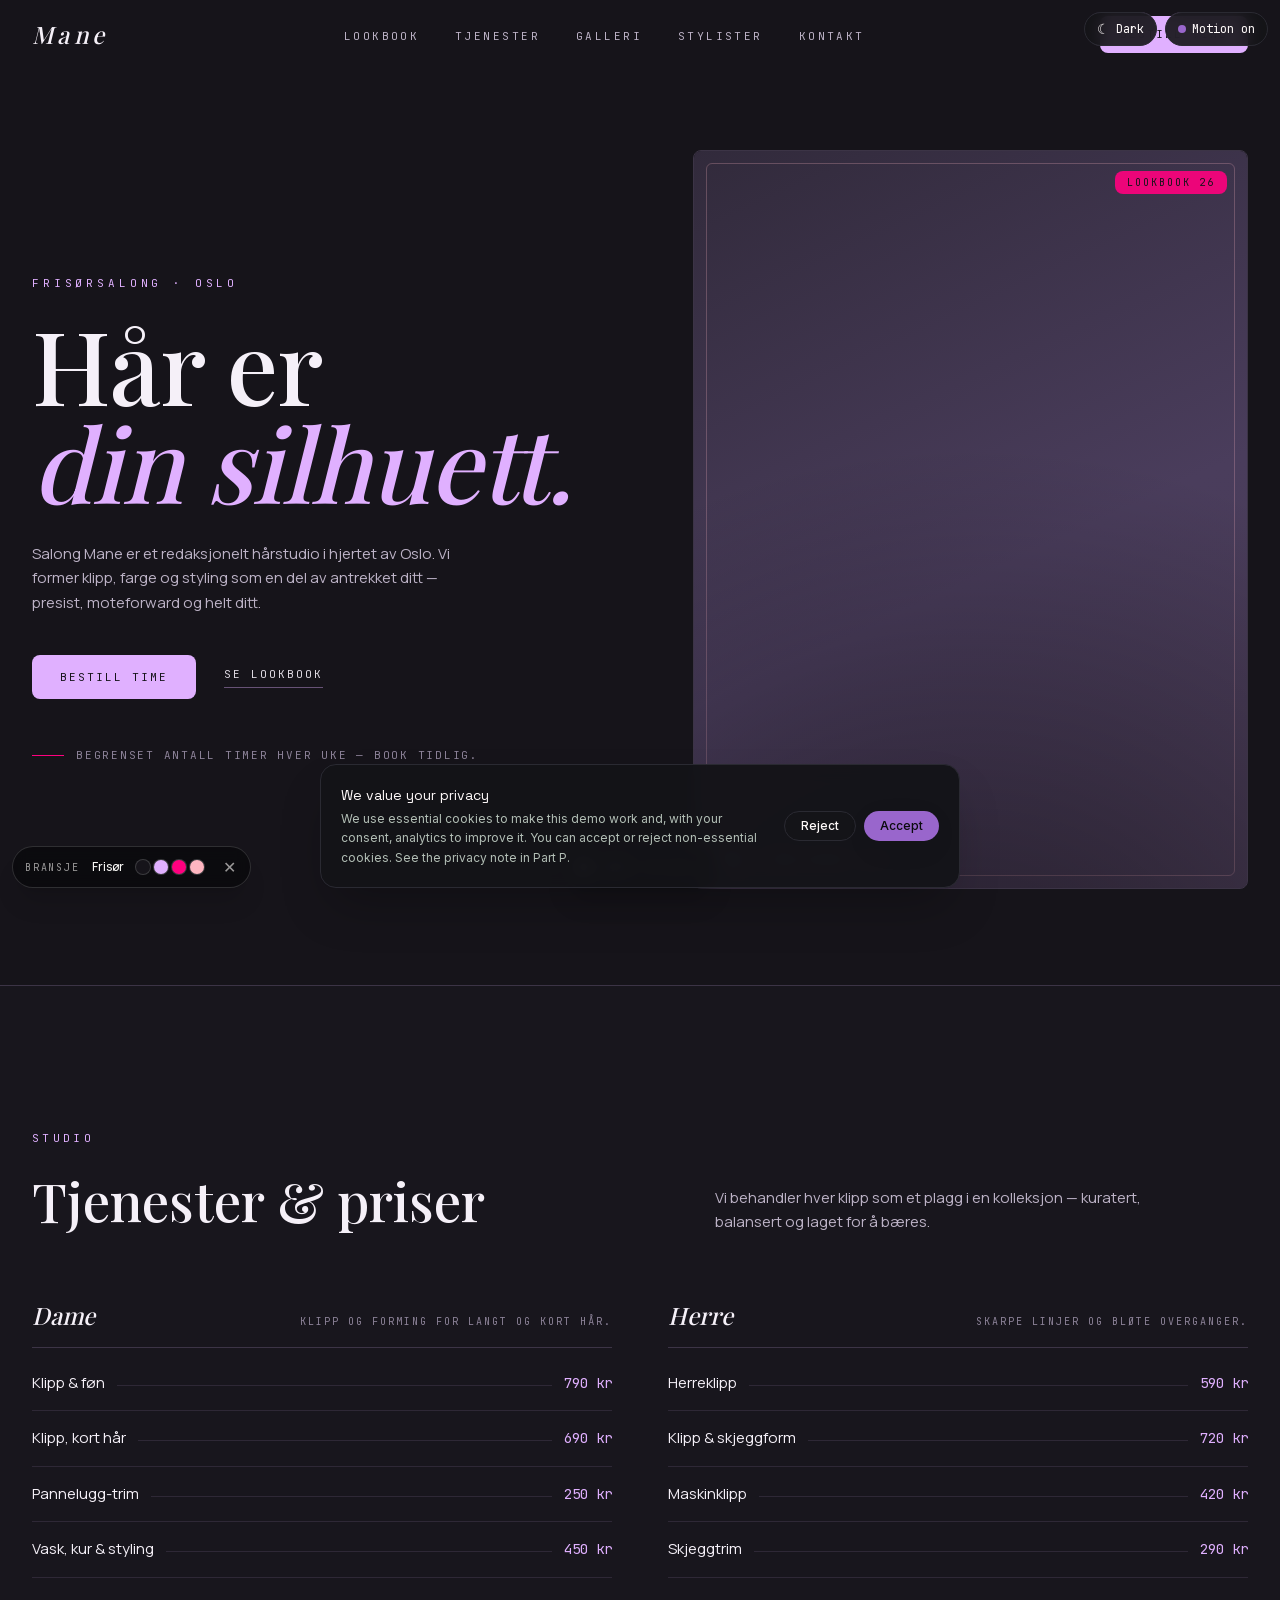
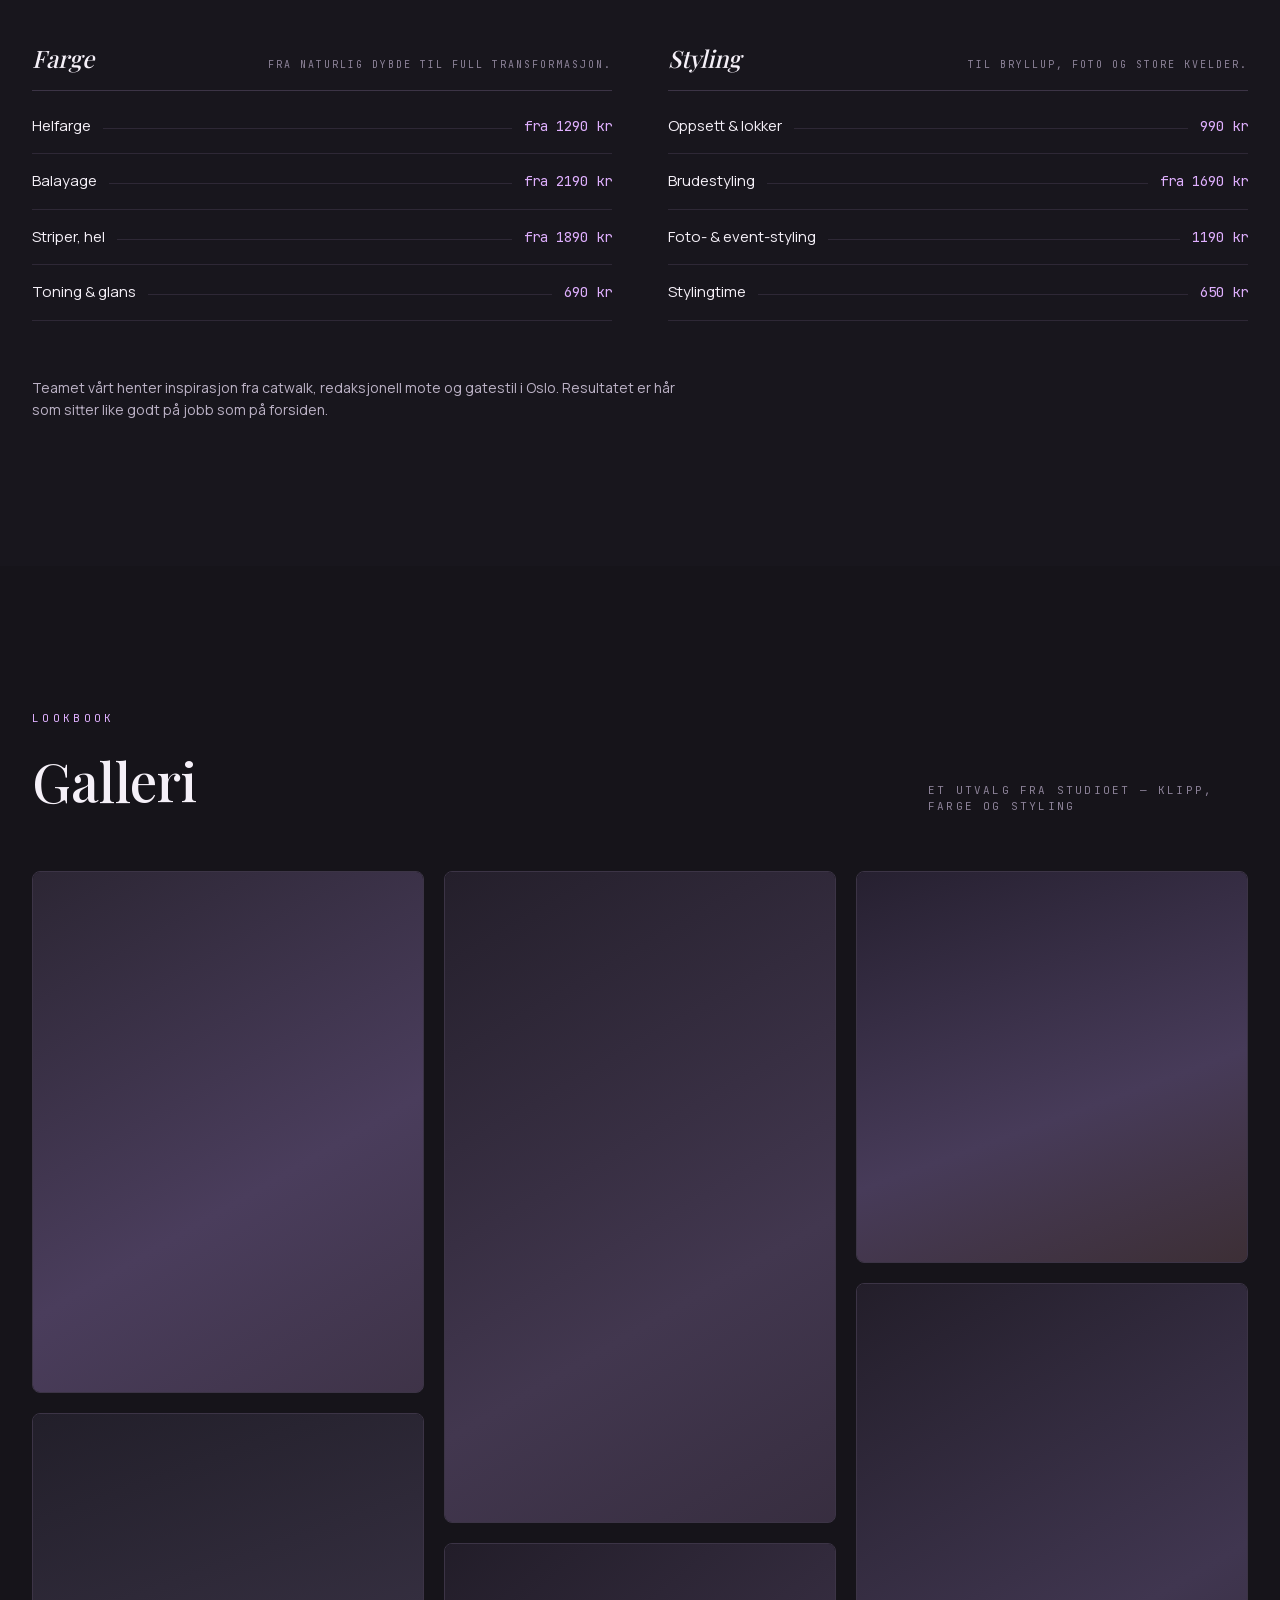
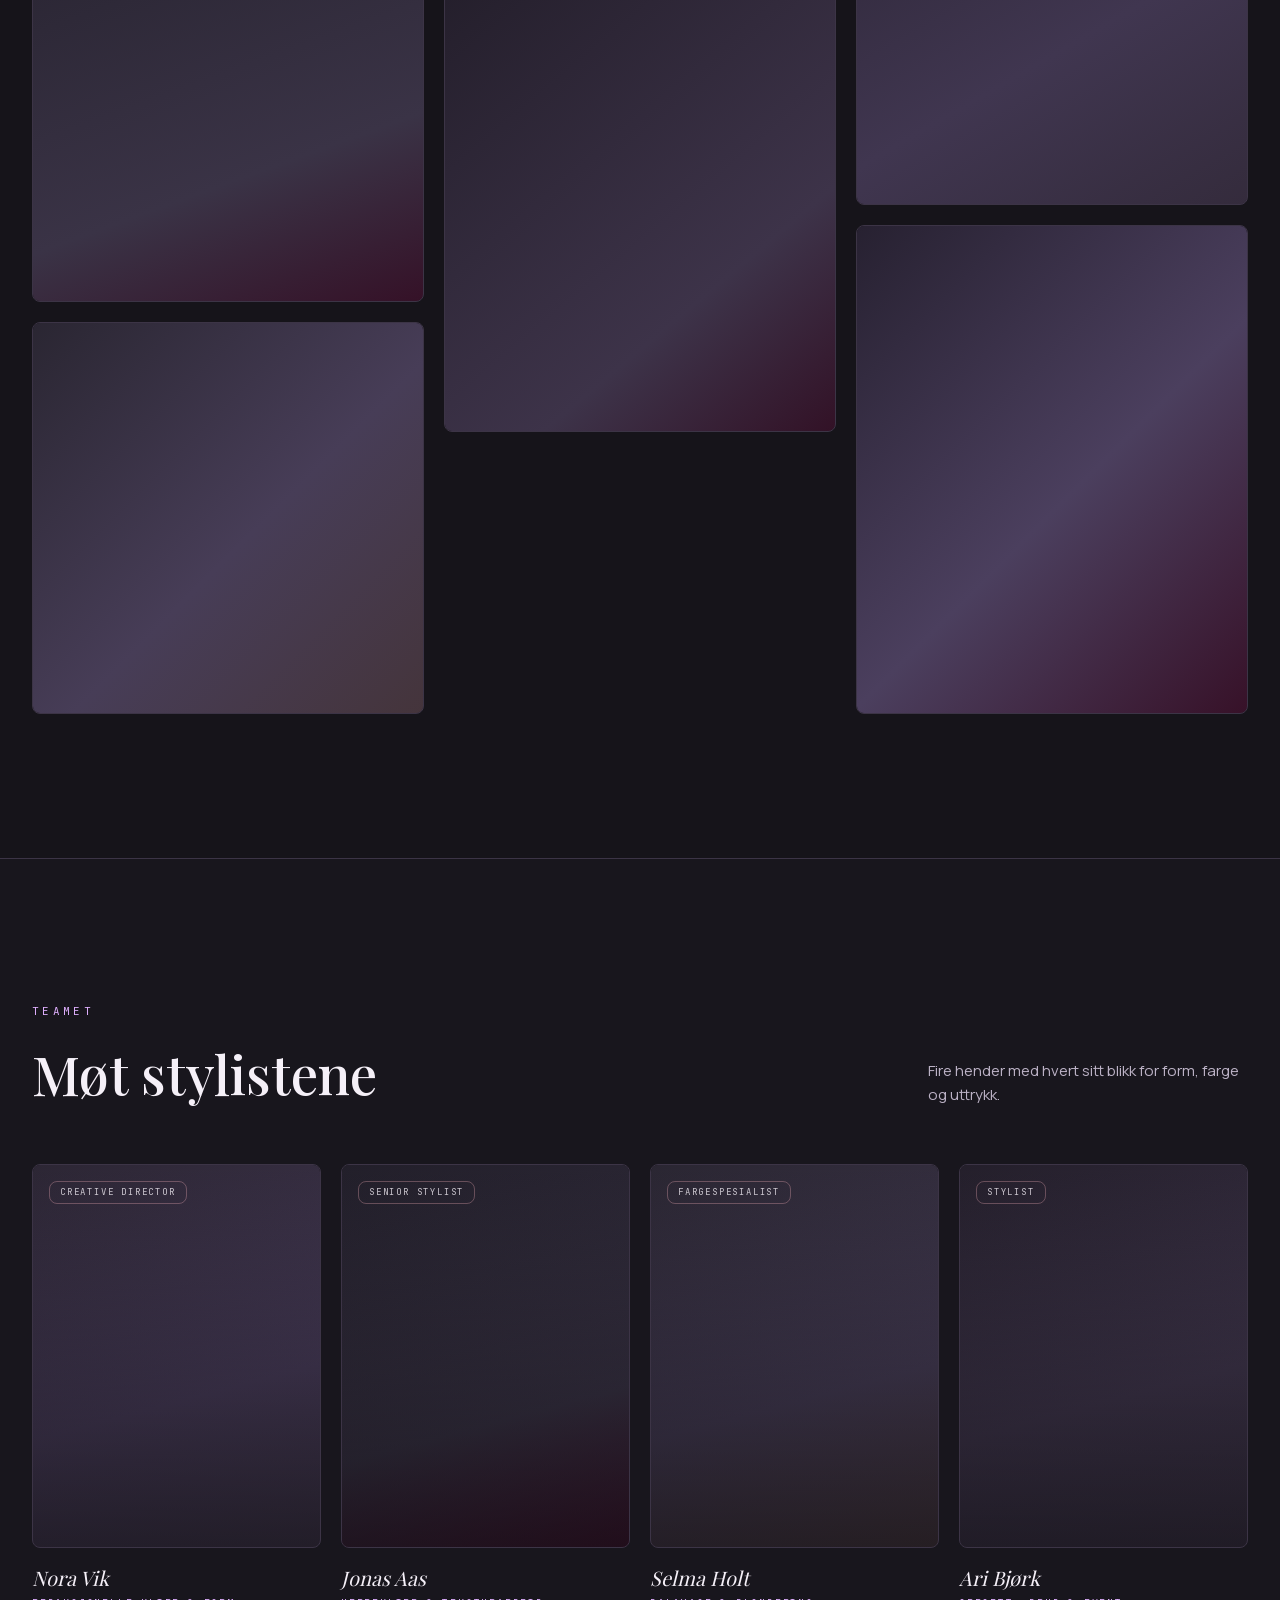
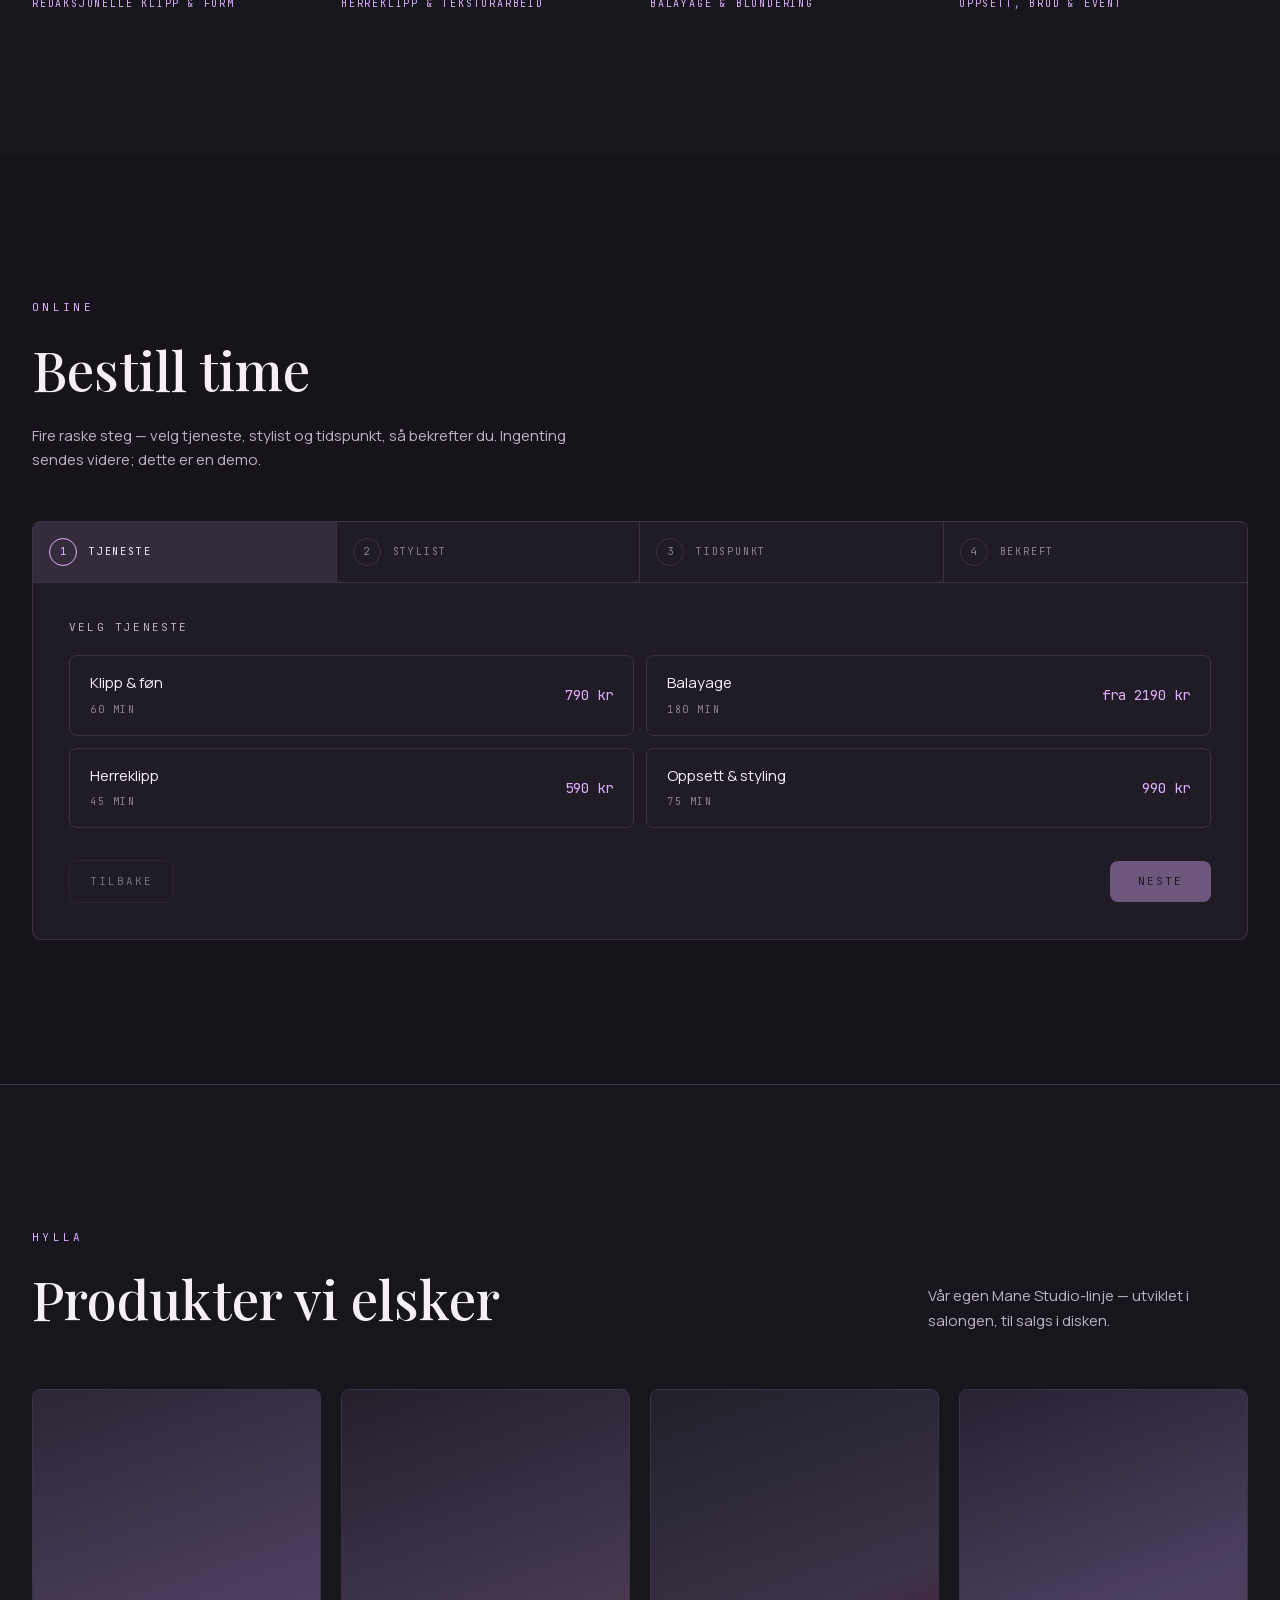
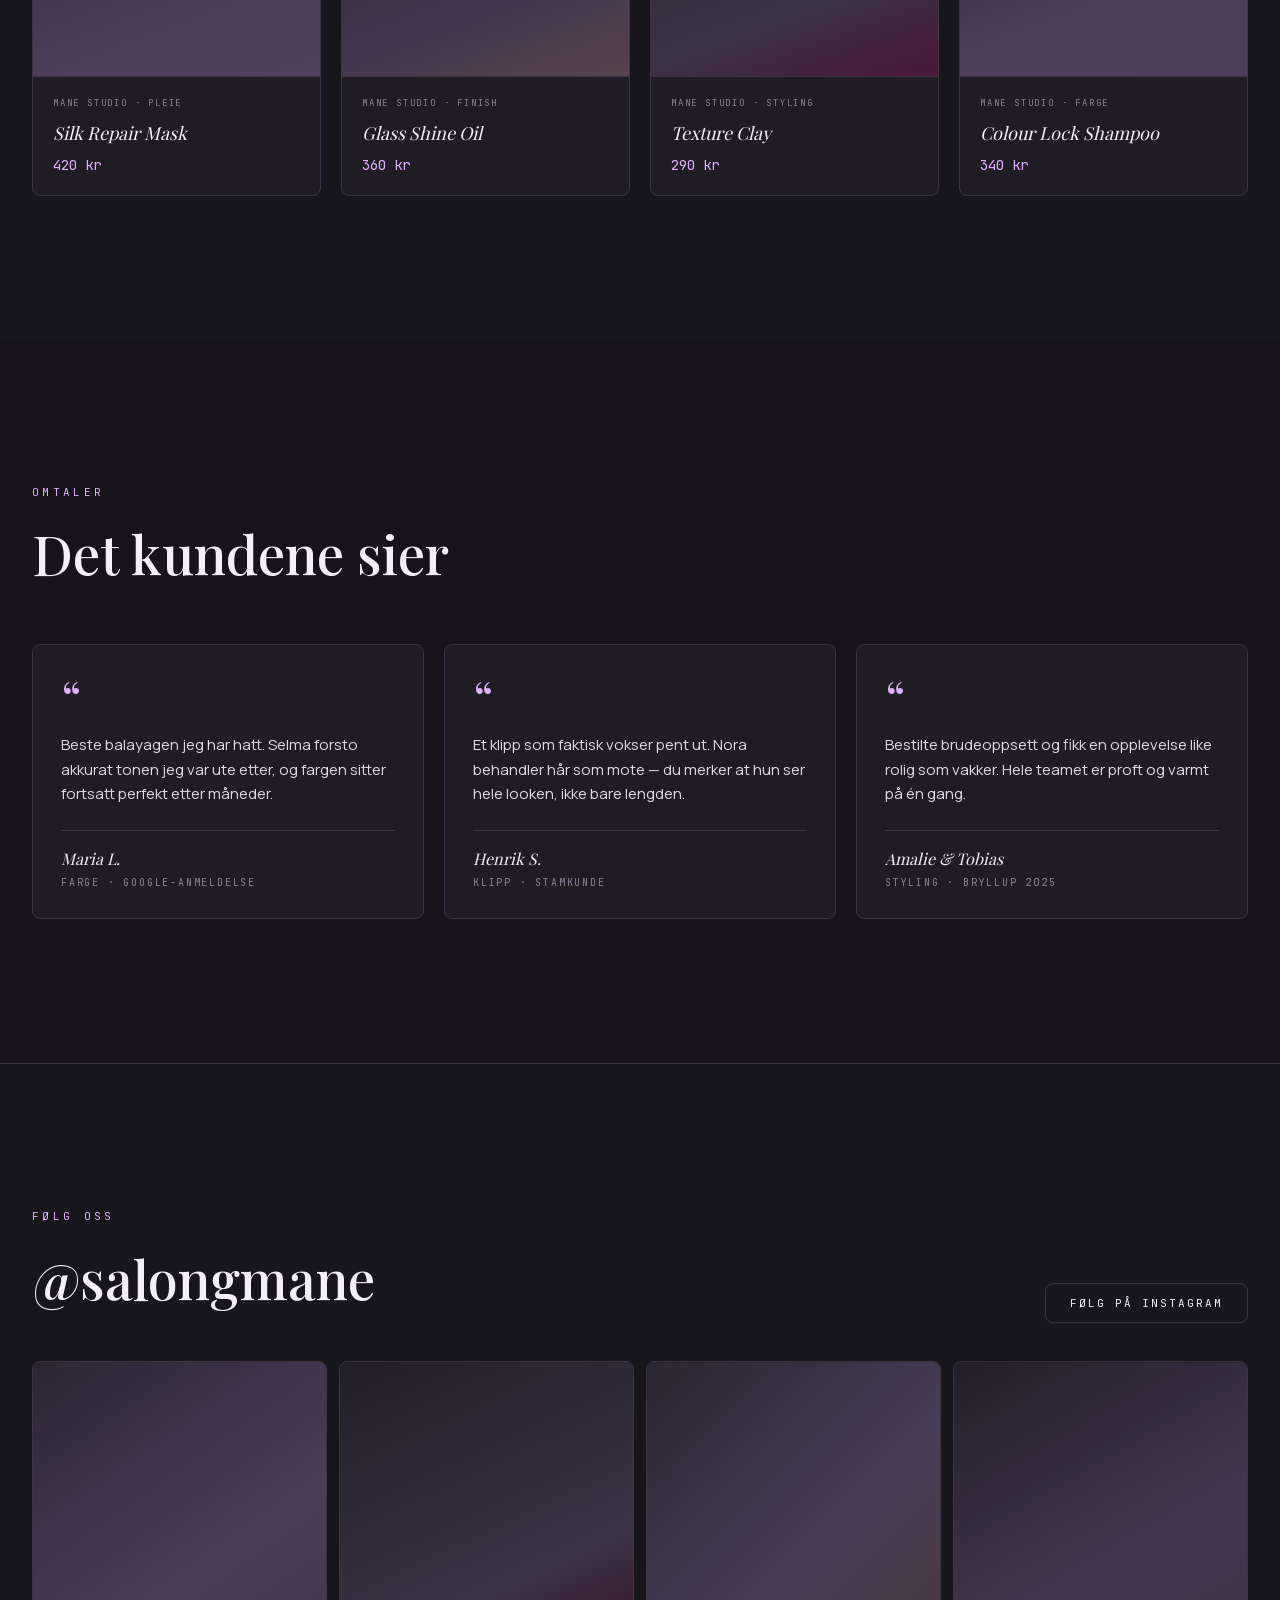
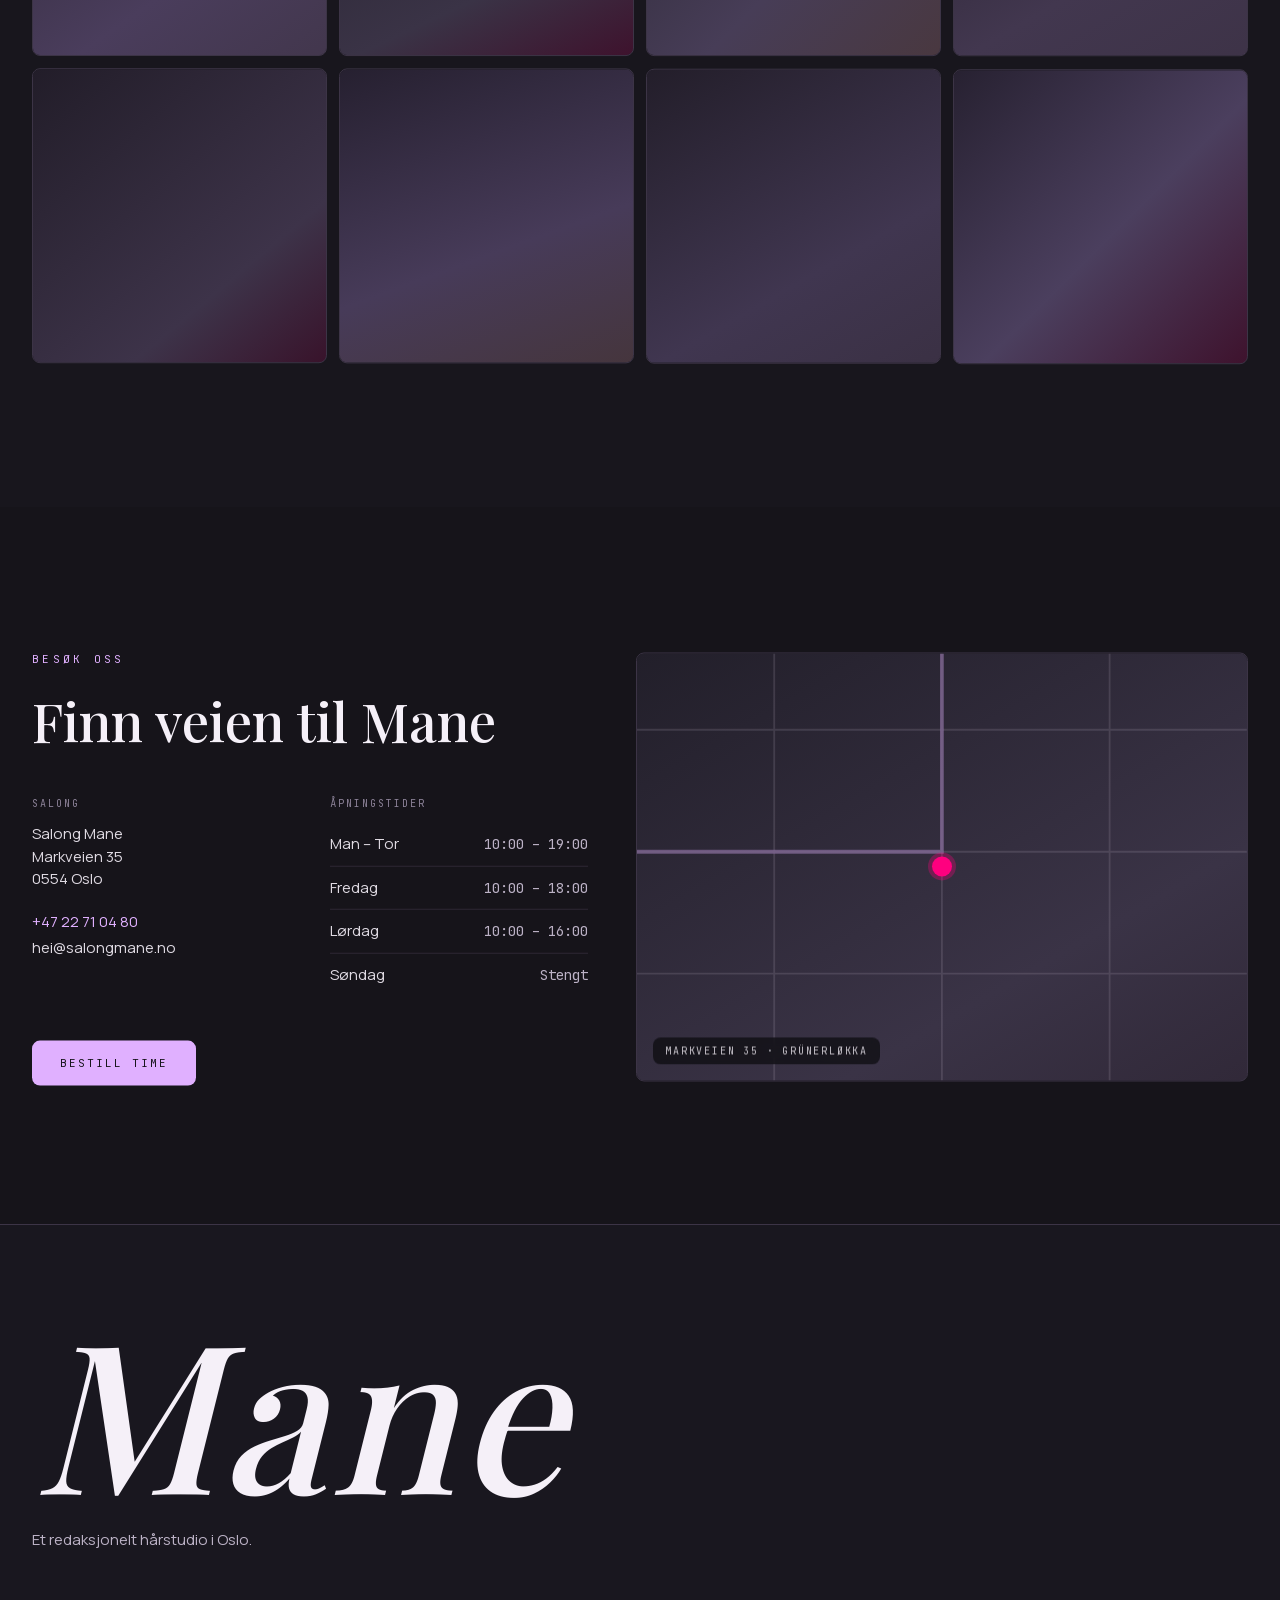
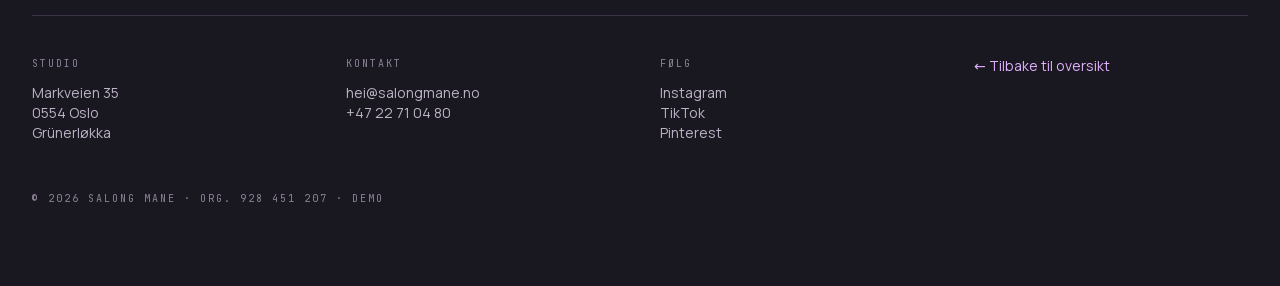
<file: bransje/salong-mane/index.html>
<!DOCTYPE html><html lang="nb" class="dark __variable_f367f3 __variable_73ee6c __variable_eef148 __variable_0a80b4 __variable_07d15b __variable_eb41fe __variable_5afde0 __variable_93a132 __variable_dd5b2f __variable_158fa5 __variable_a4bae9 __variable_805830 __variable_3c557b"><head><meta charSet="utf-8"/><meta name="viewport" content="width=device-width, initial-scale=1"/><link rel="stylesheet" href="/_next/static/css/be36116535c6efb6.css" data-precedence="next"/><link rel="stylesheet" href="/_next/static/css/091cba3c0e9cf36c.css" data-precedence="next"/><link rel="preload" as="script" fetchPriority="low" href="/_next/static/chunks/webpack-ead7a0a60bedf2f0.js"/><script src="/_next/static/chunks/fd9d1056-e2e73be9bcc6cbc2.js" async=""></script><script src="/_next/static/chunks/117-acd5dda4c622585c.js" async=""></script><script src="/_next/static/chunks/main-app-d11d49f7336754f1.js" async=""></script><script src="/_next/static/chunks/972-5c005d1da27e3f58.js" async=""></script><script src="/_next/static/chunks/343-ac253c574fddc32e.js" async=""></script><script src="/_next/static/chunks/82-e4d84fbdfbfc56e8.js" async=""></script><script src="/_next/static/chunks/app/bransje/salong-mane/page-04e8b5101ee74ed7.js" async=""></script><script src="/_next/static/chunks/c15bf2b0-7971b3d333b0cf68.js" async=""></script><script src="/_next/static/chunks/793-b4d9785de8a6275e.js" async=""></script><script src="/_next/static/chunks/app/layout-a27be5fb130b44f8.js" async=""></script><title>Salong Mane — frisør i Oslo · Studio Demos</title><meta name="description" content="Klipp, farge og styling med moteforward uttrykk. Book time hos Salong Mane."/><meta name="author" content="Studio Demos"/><meta name="keywords" content="nettsidedesign,webdesign Norge,temaer,bransjesider,Next.js,framer-motion,gsap,three.js,design demo"/><meta name="robots" content="index, follow"/><link rel="canonical" href="https://deskven.github.io/bransje/salong-mane/"/><meta property="og:title" content="Salong Mane — frisør i Oslo"/><meta property="og:description" content="Klipp, farge og styling med moteforward uttrykk. Book time hos Salong Mane."/><meta property="og:url" content="https://deskven.github.io/bransje/salong-mane/"/><meta property="og:site_name" content="Salong Mane"/><meta property="og:locale" content="nb_NO"/><meta property="og:image" content="https://deskven.github.io/og.svg"/><meta name="twitter:card" content="summary_large_image"/><meta name="twitter:title" content="Studio Demos — ti komplette nettsidedesign"/><meta name="twitter:description" content="Fem temaer og fem bransjesider i ett."/><meta name="twitter:image" content="https://deskven.github.io/og.svg"/><link rel="icon" href="/icon.svg?5aa9c3a36ce4c17b" type="image/svg+xml" sizes="any"/><script>(function () {
  try {
    var t = localStorage.getItem('theme');
    if (t !== 'light' && t !== 'dark') t = 'dark';
    document.documentElement.classList.toggle('dark', t === 'dark');
    if (localStorage.getItem('reduce-motion') === '1') {
      document.documentElement.classList.add('reduce-motion');
    }
  } catch (e) {}
})();</script><script type="application/ld+json">{"@context":"https://schema.org","@graph":[{"@type":"Organization","@id":"https://deskven.github.io/#organization","name":"Studio Demos","url":"https://deskven.github.io","logo":"https://deskven.github.io/og.svg"},{"@type":"WebSite","@id":"https://deskven.github.io/#website","url":"https://deskven.github.io","name":"Studio Demos","inLanguage":"nb-NO","publisher":{"@id":"https://deskven.github.io/#organization"}}]}</script><script src="/_next/static/chunks/polyfills-42372ed130431b0a.js" noModule=""></script></head><body class="bg-ink font-sans text-snow antialiased"><a href="#main" class="skip-link">Hopp til innhold</a><div data-site="salong-mane" data-scheme="dark" style="--bg:22 20 26;--card:32 28 38;--card-2:44 38 52;--border:60 52 70;--fg:245 240 248;--muted:188 178 198;--muted-2:140 130 152;--accent-rgb:224 176 255;--accent-2-rgb:255 0 127;--accent-contrast-rgb:22 20 26;--radius:8px;--font-display:var(--font-playfair);--font-body:var(--font-manrope)" class="relative min-h-screen bg-ink font-body text-snow antialiased before:fixed before:inset-0 before:-z-10 before:bg-ink before:content-[&#x27;&#x27;]"><script type="application/ld+json">{"@context":"https://schema.org","@graph":[{"@type":"HairSalon","@id":"https://salongmane.no/#salong","name":"Salong Mane","description":"Redaksjonell frisørsalong på Grünerløkka i Oslo — klipp, farge og styling med moteforward uttrykk.","url":"https://salongmane.no","telephone":"+47 22 71 04 80","email":"hei@salongmane.no","priceRange":"kr 250 – kr 2500","currenciesAccepted":"NOK","image":"https://salongmane.no/og.jpg","address":{"@type":"PostalAddress","streetAddress":"Markveien 35","postalCode":"0554","addressLocality":"Oslo","addressRegion":"Oslo","addressCountry":"NO"},"geo":{"@type":"GeoCoordinates","latitude":59.9234,"longitude":10.7568},"openingHoursSpecification":[{"@type":"OpeningHoursSpecification","dayOfWeek":["Monday","Tuesday","Wednesday","Thursday"],"opens":"10:00","closes":"19:00"},{"@type":"OpeningHoursSpecification","dayOfWeek":"Friday","opens":"10:00","closes":"18:00"},{"@type":"OpeningHoursSpecification","dayOfWeek":"Saturday","opens":"10:00","closes":"16:00"}],"aggregateRating":{"@type":"AggregateRating","ratingValue":"4.9","reviewCount":"214","bestRating":"5"}},{"@type":"Service","@id":"https://salongmane.no/#klipp","name":"Klipp","serviceType":"Hårklipp og forming","provider":{"@id":"https://salongmane.no/#salong"},"areaServed":{"@type":"City","name":"Oslo"}},{"@type":"Service","@id":"https://salongmane.no/#farge","name":"Farge","serviceType":"Hårfarge, balayage og striper","provider":{"@id":"https://salongmane.no/#salong"},"areaServed":{"@type":"City","name":"Oslo"}},{"@type":"Service","@id":"https://salongmane.no/#styling","name":"Styling","serviceType":"Oppsett, brud- og event-styling","provider":{"@id":"https://salongmane.no/#salong"},"areaServed":{"@type":"City","name":"Oslo"}},{"@type":"Review","itemReviewed":{"@id":"https://salongmane.no/#salong"},"reviewRating":{"@type":"Rating","ratingValue":"5","bestRating":"5"},"author":{"@type":"Person","name":"Maria L."},"reviewBody":"Beste balayagen jeg har hatt. Selma forsto akkurat tonen jeg var ute etter, og fargen sitter fortsatt perfekt etter måneder."},{"@type":"Review","itemReviewed":{"@id":"https://salongmane.no/#salong"},"reviewRating":{"@type":"Rating","ratingValue":"5","bestRating":"5"},"author":{"@type":"Person","name":"Henrik S."},"reviewBody":"Et klipp som faktisk vokser pent ut. Nora behandler hår som mote — du merker at hun ser hele looken."}]}</script><div class="sticky top-0 z-40 border-b transition-colors duration-500 border-transparent bg-transparent"><nav class="mx-auto flex max-w-7xl items-center justify-between px-5 py-4 sm:px-8"><a href="#lookbook" class="font-display text-2xl font-medium italic tracking-[0.18em] text-snow">Mane</a><ul class="hidden items-center gap-9 md:flex"><li><a href="#lookbook" class="font-mono text-[11px] uppercase tracking-[0.22em] text-ash transition-colors hover:text-snow">Lookbook</a></li><li><a href="#tjenester" class="font-mono text-[11px] uppercase tracking-[0.22em] text-ash transition-colors hover:text-snow">Tjenester</a></li><li><a href="#galleri" class="font-mono text-[11px] uppercase tracking-[0.22em] text-ash transition-colors hover:text-snow">Galleri</a></li><li><a href="#stylister" class="font-mono text-[11px] uppercase tracking-[0.22em] text-ash transition-colors hover:text-snow">Stylister</a></li><li><a href="#kontakt" class="font-mono text-[11px] uppercase tracking-[0.22em] text-ash transition-colors hover:text-snow">Kontakt</a></li></ul><a href="#booking" class="rounded-site bg-accent px-5 py-2.5 font-mono text-[11px] uppercase tracking-[0.18em] text-accent-contrast transition-all duration-500 ease-expensive hover:bg-accent-2 hover:text-accent-contrast">Bestill time</a></nav></div><main id="main"><section id="lookbook" class="relative mx-auto grid min-h-[94vh] max-w-7xl grid-cols-1 items-center gap-12 px-5 pb-24 pt-20 sm:px-8 lg:grid-cols-[1.05fr_0.95fr]"><div><div style="opacity:0;transform:translateY(24px)"><p class="font-mono text-[11px] uppercase tracking-[0.35em] text-accent">Frisørsalong · Oslo</p></div><div style="opacity:0;transform:translateY(24px)"><h1 class="mt-6 font-display text-[clamp(3rem,8vw,6.4rem)] font-medium leading-[0.95] tracking-[-0.01em] text-snow">Hår er<br/><span class="italic text-accent">din silhuett.</span></h1></div><div style="opacity:0;transform:translateY(24px)"><p class="mt-8 max-w-md text-[15px] leading-relaxed text-ash">Salong Mane er et redaksjonelt hårstudio i hjertet av Oslo. Vi former klipp, farge og styling som en del av antrekket ditt — presist, moteforward og helt ditt.</p></div><div style="opacity:0;transform:translateY(24px)"><div class="mt-10 flex flex-wrap items-center gap-7"><a href="#booking" class="inline-flex items-center gap-2 rounded-site bg-accent px-7 py-3.5 font-mono text-[11px] uppercase tracking-[0.18em] text-accent-contrast transition-all duration-500 ease-expensive hover:bg-accent-2 hover:text-accent-contrast">Bestill time</a><a href="#galleri" class="border-b border-accent/40 pb-1 font-mono text-[11px] uppercase tracking-[0.18em] text-snow/90 transition-colors hover:border-accent">Se lookbook</a></div></div><div style="opacity:0;transform:translateY(24px)"><p class="mt-12 flex items-center gap-3 font-mono text-[11px] uppercase tracking-[0.16em] text-slate2"><span class="h-px w-8 bg-accent-2" aria-hidden="true"></span> <!-- -->Begrenset antall timer hver uke — book tidlig.</p></div></div><div class="relative" style="opacity:0;transform:translateY(40px)"><figure class="relative aspect-[3/4] overflow-hidden rounded-site border border-line"><div class="absolute inset-[-12%]" aria-hidden="true" style="transform:none"><div class="h-full w-full" style="background:linear-gradient(155deg,#2c2634,#4a3d5c 55%,#e0b0ff40)" role="img" aria-label="Lookbook-portrett: redaksjonell hårstyling i mauve toner"></div></div><div class="absolute inset-3 rounded-[6px] border border-blush/25" aria-hidden="true"></div><div class="absolute inset-0" style="background:radial-gradient(120% 80% at 50% 120%, rgba(0,0,0,0.5), transparent)" aria-hidden="true"></div><span class="absolute right-5 top-5 rounded-site bg-accent-2/90 px-3 py-1 font-mono text-[10px] uppercase tracking-[0.2em] text-accent-contrast">Lookbook 26</span><figcaption class="absolute bottom-5 left-5 font-mono text-[10px] uppercase tracking-[0.2em] text-snow/70">Mane — Vår/Sommer 2026</figcaption></figure></div></section><section id="tjenester" class="border-t border-line bg-surface/30"><div class="mx-auto max-w-7xl px-5 py-28 sm:px-8 sm:py-36"><div class="mb-16 grid grid-cols-1 gap-8 lg:grid-cols-[1.1fr_0.9fr] lg:items-end"><div style="opacity:0;transform:translateY(24px)"><p class="font-mono text-[11px] uppercase tracking-[0.3em] text-accent">Studio</p><h2 class="mt-5 font-display text-[clamp(2.2rem,4.4vw,3.4rem)] font-medium leading-tight text-snow">Tjenester &amp; priser</h2></div><div style="opacity:0;transform:translateY(24px)"><p class="max-w-md text-[15px] leading-relaxed text-ash">Vi behandler hver klipp som et plagg i en kolleksjon — kuratert, balansert og laget for å bæres.</p></div></div><div class="grid grid-cols-1 gap-x-14 gap-y-16 md:grid-cols-2"><div style="opacity:0;transform:translateY(24px)"><div><div class="flex items-baseline justify-between border-b border-line pb-4"><h3 class="font-display text-2xl font-medium italic text-snow">Dame</h3><span class="font-mono text-[10px] uppercase tracking-[0.2em] text-slate2">Klipp og forming for langt og kort hår.</span></div><ul class="mt-2"><li class="flex items-baseline gap-3 border-b border-line/60 py-4"><span class="text-[15px] text-snow">Klipp &amp; føn</span><span class="h-px flex-1 translate-y-[-2px] bg-line/60" aria-hidden="true"></span><span class="font-mono text-sm text-accent">790 kr</span></li><li class="flex items-baseline gap-3 border-b border-line/60 py-4"><span class="text-[15px] text-snow">Klipp, kort hår</span><span class="h-px flex-1 translate-y-[-2px] bg-line/60" aria-hidden="true"></span><span class="font-mono text-sm text-accent">690 kr</span></li><li class="flex items-baseline gap-3 border-b border-line/60 py-4"><span class="text-[15px] text-snow">Pannelugg-trim</span><span class="h-px flex-1 translate-y-[-2px] bg-line/60" aria-hidden="true"></span><span class="font-mono text-sm text-accent">250 kr</span></li><li class="flex items-baseline gap-3 border-b border-line/60 py-4"><span class="text-[15px] text-snow">Vask, kur &amp; styling</span><span class="h-px flex-1 translate-y-[-2px] bg-line/60" aria-hidden="true"></span><span class="font-mono text-sm text-accent">450 kr</span></li></ul></div></div><div style="opacity:0;transform:translateY(24px)"><div><div class="flex items-baseline justify-between border-b border-line pb-4"><h3 class="font-display text-2xl font-medium italic text-snow">Herre</h3><span class="font-mono text-[10px] uppercase tracking-[0.2em] text-slate2">Skarpe linjer og bløte overganger.</span></div><ul class="mt-2"><li class="flex items-baseline gap-3 border-b border-line/60 py-4"><span class="text-[15px] text-snow">Herreklipp</span><span class="h-px flex-1 translate-y-[-2px] bg-line/60" aria-hidden="true"></span><span class="font-mono text-sm text-accent">590 kr</span></li><li class="flex items-baseline gap-3 border-b border-line/60 py-4"><span class="text-[15px] text-snow">Klipp &amp; skjeggform</span><span class="h-px flex-1 translate-y-[-2px] bg-line/60" aria-hidden="true"></span><span class="font-mono text-sm text-accent">720 kr</span></li><li class="flex items-baseline gap-3 border-b border-line/60 py-4"><span class="text-[15px] text-snow">Maskinklipp</span><span class="h-px flex-1 translate-y-[-2px] bg-line/60" aria-hidden="true"></span><span class="font-mono text-sm text-accent">420 kr</span></li><li class="flex items-baseline gap-3 border-b border-line/60 py-4"><span class="text-[15px] text-snow">Skjeggtrim</span><span class="h-px flex-1 translate-y-[-2px] bg-line/60" aria-hidden="true"></span><span class="font-mono text-sm text-accent">290 kr</span></li></ul></div></div><div style="opacity:0;transform:translateY(24px)"><div><div class="flex items-baseline justify-between border-b border-line pb-4"><h3 class="font-display text-2xl font-medium italic text-snow">Farge</h3><span class="font-mono text-[10px] uppercase tracking-[0.2em] text-slate2">Fra naturlig dybde til full transformasjon.</span></div><ul class="mt-2"><li class="flex items-baseline gap-3 border-b border-line/60 py-4"><span class="text-[15px] text-snow">Helfarge</span><span class="h-px flex-1 translate-y-[-2px] bg-line/60" aria-hidden="true"></span><span class="font-mono text-sm text-accent">fra 1290 kr</span></li><li class="flex items-baseline gap-3 border-b border-line/60 py-4"><span class="text-[15px] text-snow">Balayage</span><span class="h-px flex-1 translate-y-[-2px] bg-line/60" aria-hidden="true"></span><span class="font-mono text-sm text-accent">fra 2190 kr</span></li><li class="flex items-baseline gap-3 border-b border-line/60 py-4"><span class="text-[15px] text-snow">Striper, hel</span><span class="h-px flex-1 translate-y-[-2px] bg-line/60" aria-hidden="true"></span><span class="font-mono text-sm text-accent">fra 1890 kr</span></li><li class="flex items-baseline gap-3 border-b border-line/60 py-4"><span class="text-[15px] text-snow">Toning &amp; glans</span><span class="h-px flex-1 translate-y-[-2px] bg-line/60" aria-hidden="true"></span><span class="font-mono text-sm text-accent">690 kr</span></li></ul></div></div><div style="opacity:0;transform:translateY(24px)"><div><div class="flex items-baseline justify-between border-b border-line pb-4"><h3 class="font-display text-2xl font-medium italic text-snow">Styling</h3><span class="font-mono text-[10px] uppercase tracking-[0.2em] text-slate2">Til bryllup, foto og store kvelder.</span></div><ul class="mt-2"><li class="flex items-baseline gap-3 border-b border-line/60 py-4"><span class="text-[15px] text-snow">Oppsett &amp; lokker</span><span class="h-px flex-1 translate-y-[-2px] bg-line/60" aria-hidden="true"></span><span class="font-mono text-sm text-accent">990 kr</span></li><li class="flex items-baseline gap-3 border-b border-line/60 py-4"><span class="text-[15px] text-snow">Brudestyling</span><span class="h-px flex-1 translate-y-[-2px] bg-line/60" aria-hidden="true"></span><span class="font-mono text-sm text-accent">fra 1690 kr</span></li><li class="flex items-baseline gap-3 border-b border-line/60 py-4"><span class="text-[15px] text-snow">Foto- &amp; event-styling</span><span class="h-px flex-1 translate-y-[-2px] bg-line/60" aria-hidden="true"></span><span class="font-mono text-sm text-accent">1190 kr</span></li><li class="flex items-baseline gap-3 border-b border-line/60 py-4"><span class="text-[15px] text-snow">Stylingtime</span><span class="h-px flex-1 translate-y-[-2px] bg-line/60" aria-hidden="true"></span><span class="font-mono text-sm text-accent">650 kr</span></li></ul></div></div></div><div style="opacity:0;transform:translateY(24px)"><p class="mt-14 max-w-2xl text-sm leading-relaxed text-ash">Teamet vårt henter inspirasjon fra catwalk, redaksjonell mote og gatestil i Oslo. Resultatet er hår som sitter like godt på jobb som på forsiden.</p></div></div></section><section id="galleri" class="mx-auto max-w-7xl px-5 py-28 sm:px-8 sm:py-36"><div class="mb-14 flex flex-wrap items-end justify-between gap-6"><div style="opacity:0;transform:translateY(24px)"><p class="font-mono text-[11px] uppercase tracking-[0.3em] text-accent">Lookbook</p><h2 class="mt-5 font-display text-[clamp(2.2rem,4.4vw,3.4rem)] font-medium leading-tight text-snow">Galleri</h2></div><div style="opacity:0;transform:translateY(24px)"><p class="max-w-xs font-mono text-[11px] uppercase tracking-[0.2em] text-slate2">Et utvalg fra studioet — klipp, farge og styling</p></div></div><div class="columns-2 gap-5 lg:columns-3 [&amp;&gt;*]:mb-5"><div style="opacity:0;transform:translateY(24px)"><figure class="group relative break-inside-avoid overflow-hidden rounded-site border border-line"><div class="aspect-[3/4] overflow-hidden"><div class="h-full w-full transition-transform duration-[1.2s] ease-expensive group-hover:scale-105" style="background:linear-gradient(150deg,#2c2634,#4a3d5c 60%,#e0b0ff33)" role="img" aria-label="Soft balayage — Farge hos Salong Mane"></div></div><div class="pointer-events-none absolute inset-0 bg-gradient-to-t from-inkfixed/75 via-transparent to-transparent opacity-0 transition-opacity duration-500 group-hover:opacity-100" aria-hidden="true"></div><figcaption class="absolute inset-x-0 bottom-0 flex translate-y-2 items-end justify-between gap-3 p-4 opacity-0 transition-all duration-500 group-hover:translate-y-0 group-hover:opacity-100"><p class="font-display text-lg italic text-snow">Soft balayage</p><span class="rounded-site bg-accent/90 px-2.5 py-1 font-mono text-[10px] uppercase tracking-[0.18em] text-accent-contrast">Farge</span></figcaption></figure></div><div style="opacity:0;transform:translateY(24px)"><figure class="group relative break-inside-avoid overflow-hidden rounded-site border border-line"><div class="aspect-[4/5] overflow-hidden"><div class="h-full w-full transition-transform duration-[1.2s] ease-expensive group-hover:scale-105" style="background:linear-gradient(160deg,#221f2a,#3a3346 70%,#ff007f22)" role="img" aria-label="Skarp bob — Klipp hos Salong Mane"></div></div><div class="pointer-events-none absolute inset-0 bg-gradient-to-t from-inkfixed/75 via-transparent to-transparent opacity-0 transition-opacity duration-500 group-hover:opacity-100" aria-hidden="true"></div><figcaption class="absolute inset-x-0 bottom-0 flex translate-y-2 items-end justify-between gap-3 p-4 opacity-0 transition-all duration-500 group-hover:translate-y-0 group-hover:opacity-100"><p class="font-display text-lg italic text-snow">Skarp bob</p><span class="rounded-site bg-accent/90 px-2.5 py-1 font-mono text-[10px] uppercase tracking-[0.18em] text-accent-contrast">Klipp</span></figcaption></figure></div><div style="opacity:0;transform:translateY(24px)"><figure class="group relative break-inside-avoid overflow-hidden rounded-site border border-line"><div class="aspect-[1/1] overflow-hidden"><div class="h-full w-full transition-transform duration-[1.2s] ease-expensive group-hover:scale-105" style="background:linear-gradient(135deg,#2a2632,#473d57 55%,#ffb6c133)" role="img" aria-label="Brudeoppsett — Styling hos Salong Mane"></div></div><div class="pointer-events-none absolute inset-0 bg-gradient-to-t from-inkfixed/75 via-transparent to-transparent opacity-0 transition-opacity duration-500 group-hover:opacity-100" aria-hidden="true"></div><figcaption class="absolute inset-x-0 bottom-0 flex translate-y-2 items-end justify-between gap-3 p-4 opacity-0 transition-all duration-500 group-hover:translate-y-0 group-hover:opacity-100"><p class="font-display text-lg italic text-snow">Brudeoppsett</p><span class="rounded-site bg-accent/90 px-2.5 py-1 font-mono text-[10px] uppercase tracking-[0.18em] text-accent-contrast">Styling</span></figcaption></figure></div><div style="opacity:0;transform:translateY(24px)"><figure class="group relative break-inside-avoid overflow-hidden rounded-site border border-line"><div class="aspect-[3/5] overflow-hidden"><div class="h-full w-full transition-transform duration-[1.2s] ease-expensive group-hover:scale-105" style="background:linear-gradient(150deg,#241f2b,#42374f 65%,#e0b0ff2a)" role="img" aria-label="Kobbertoner — Farge hos Salong Mane"></div></div><div class="pointer-events-none absolute inset-0 bg-gradient-to-t from-inkfixed/75 via-transparent to-transparent opacity-0 transition-opacity duration-500 group-hover:opacity-100" aria-hidden="true"></div><figcaption class="absolute inset-x-0 bottom-0 flex translate-y-2 items-end justify-between gap-3 p-4 opacity-0 transition-all duration-500 group-hover:translate-y-0 group-hover:opacity-100"><p class="font-display text-lg italic text-snow">Kobbertoner</p><span class="rounded-site bg-accent/90 px-2.5 py-1 font-mono text-[10px] uppercase tracking-[0.18em] text-accent-contrast">Farge</span></figcaption></figure></div><div style="opacity:0;transform:translateY(24px)"><figure class="group relative break-inside-avoid overflow-hidden rounded-site border border-line"><div class="aspect-[4/5] overflow-hidden"><div class="h-full w-full transition-transform duration-[1.2s] ease-expensive group-hover:scale-105" style="background:linear-gradient(140deg,#221d29,#3d3349 70%,#ff007f1f)" role="img" aria-label="Tekstur-crop — Herre hos Salong Mane"></div></div><div class="pointer-events-none absolute inset-0 bg-gradient-to-t from-inkfixed/75 via-transparent to-transparent opacity-0 transition-opacity duration-500 group-hover:opacity-100" aria-hidden="true"></div><figcaption class="absolute inset-x-0 bottom-0 flex translate-y-2 items-end justify-between gap-3 p-4 opacity-0 transition-all duration-500 group-hover:translate-y-0 group-hover:opacity-100"><p class="font-display text-lg italic text-snow">Tekstur-crop</p><span class="rounded-site bg-accent/90 px-2.5 py-1 font-mono text-[10px] uppercase tracking-[0.18em] text-accent-contrast">Herre</span></figcaption></figure></div><div style="opacity:0;transform:translateY(24px)"><figure class="group relative break-inside-avoid overflow-hidden rounded-site border border-line"><div class="aspect-[1/1] overflow-hidden"><div class="h-full w-full transition-transform duration-[1.2s] ease-expensive group-hover:scale-105" style="background:linear-gradient(160deg,#262030,#473b59 60%,#ffb6c12a)" role="img" aria-label="Glass-glans — Styling hos Salong Mane"></div></div><div class="pointer-events-none absolute inset-0 bg-gradient-to-t from-inkfixed/75 via-transparent to-transparent opacity-0 transition-opacity duration-500 group-hover:opacity-100" aria-hidden="true"></div><figcaption class="absolute inset-x-0 bottom-0 flex translate-y-2 items-end justify-between gap-3 p-4 opacity-0 transition-all duration-500 group-hover:translate-y-0 group-hover:opacity-100"><p class="font-display text-lg italic text-snow">Glass-glans</p><span class="rounded-site bg-accent/90 px-2.5 py-1 font-mono text-[10px] uppercase tracking-[0.18em] text-accent-contrast">Styling</span></figcaption></figure></div><div style="opacity:0;transform:translateY(24px)"><figure class="group relative break-inside-avoid overflow-hidden rounded-site border border-line"><div class="aspect-[3/4] overflow-hidden"><div class="h-full w-full transition-transform duration-[1.2s] ease-expensive group-hover:scale-105" style="background:linear-gradient(150deg,#231e2a,#403650 65%,#e0b0ff26)" role="img" aria-label="Lange lag — Klipp hos Salong Mane"></div></div><div class="pointer-events-none absolute inset-0 bg-gradient-to-t from-inkfixed/75 via-transparent to-transparent opacity-0 transition-opacity duration-500 group-hover:opacity-100" aria-hidden="true"></div><figcaption class="absolute inset-x-0 bottom-0 flex translate-y-2 items-end justify-between gap-3 p-4 opacity-0 transition-all duration-500 group-hover:translate-y-0 group-hover:opacity-100"><p class="font-display text-lg italic text-snow">Lange lag</p><span class="rounded-site bg-accent/90 px-2.5 py-1 font-mono text-[10px] uppercase tracking-[0.18em] text-accent-contrast">Klipp</span></figcaption></figure></div><div style="opacity:0;transform:translateY(24px)"><figure class="group relative break-inside-avoid overflow-hidden rounded-site border border-line"><div class="aspect-[4/5] overflow-hidden"><div class="h-full w-full transition-transform duration-[1.2s] ease-expensive group-hover:scale-105" style="background:linear-gradient(135deg,#272131,#4b3f5e 55%,#ff007f24)" role="img" aria-label="Platina-blond — Farge hos Salong Mane"></div></div><div class="pointer-events-none absolute inset-0 bg-gradient-to-t from-inkfixed/75 via-transparent to-transparent opacity-0 transition-opacity duration-500 group-hover:opacity-100" aria-hidden="true"></div><figcaption class="absolute inset-x-0 bottom-0 flex translate-y-2 items-end justify-between gap-3 p-4 opacity-0 transition-all duration-500 group-hover:translate-y-0 group-hover:opacity-100"><p class="font-display text-lg italic text-snow">Platina-blond</p><span class="rounded-site bg-accent/90 px-2.5 py-1 font-mono text-[10px] uppercase tracking-[0.18em] text-accent-contrast">Farge</span></figcaption></figure></div></div></section><section id="stylister" class="border-t border-line bg-surface/30"><div class="mx-auto max-w-7xl px-5 py-28 sm:px-8 sm:py-36"><div class="mb-14 flex flex-wrap items-end justify-between gap-6"><div style="opacity:0;transform:translateY(24px)"><p class="font-mono text-[11px] uppercase tracking-[0.3em] text-accent">Teamet</p><h2 class="mt-5 font-display text-[clamp(2.2rem,4.4vw,3.4rem)] font-medium leading-tight text-snow">Møt stylistene</h2></div><div style="opacity:0;transform:translateY(24px)"><p class="max-w-xs text-[15px] leading-relaxed text-ash">Fire hender med hvert sitt blikk for form, farge og uttrykk.</p></div></div><div class="grid grid-cols-2 gap-5 lg:grid-cols-4"><div style="opacity:0;transform:translateY(24px)"><figure class="group"><div class="relative overflow-hidden rounded-site border border-line"><div class="aspect-[3/4] overflow-hidden"><div class="h-full w-full transition-transform duration-[1.2s] ease-expensive group-hover:scale-105" style="background:linear-gradient(165deg,#2c2634,#4a3d5c 60%,#e0b0ff3a)" role="img" aria-label="Portrett av Nora Vik, Creative Director hos Salong Mane"></div></div><div class="pointer-events-none absolute inset-0 bg-gradient-to-t from-inkfixed/60 to-transparent" aria-hidden="true"></div><span class="absolute left-4 top-4 rounded-site border border-blush/30 px-2.5 py-1 font-mono text-[9px] uppercase tracking-[0.2em] text-snow/80">Creative Director</span></div><figcaption class="mt-4"><p class="font-display text-xl italic text-snow">Nora Vik</p><p class="mt-1 font-mono text-[10px] uppercase tracking-[0.18em] text-accent">Redaksjonelle klipp &amp; form</p></figcaption></figure></div><div style="opacity:0;transform:translateY(24px)"><figure class="group"><div class="relative overflow-hidden rounded-site border border-line"><div class="aspect-[3/4] overflow-hidden"><div class="h-full w-full transition-transform duration-[1.2s] ease-expensive group-hover:scale-105" style="background:linear-gradient(165deg,#221f2a,#3a3346 65%,#ff007f2e)" role="img" aria-label="Portrett av Jonas Aas, Senior Stylist hos Salong Mane"></div></div><div class="pointer-events-none absolute inset-0 bg-gradient-to-t from-inkfixed/60 to-transparent" aria-hidden="true"></div><span class="absolute left-4 top-4 rounded-site border border-blush/30 px-2.5 py-1 font-mono text-[9px] uppercase tracking-[0.2em] text-snow/80">Senior Stylist</span></div><figcaption class="mt-4"><p class="font-display text-xl italic text-snow">Jonas Aas</p><p class="mt-1 font-mono text-[10px] uppercase tracking-[0.18em] text-accent">Herreklipp &amp; teksturarbeid</p></figcaption></figure></div><div style="opacity:0;transform:translateY(24px)"><figure class="group"><div class="relative overflow-hidden rounded-site border border-line"><div class="aspect-[3/4] overflow-hidden"><div class="h-full w-full transition-transform duration-[1.2s] ease-expensive group-hover:scale-105" style="background:linear-gradient(165deg,#2a2632,#473d57 60%,#ffb6c13a)" role="img" aria-label="Portrett av Selma Holt, Fargespesialist hos Salong Mane"></div></div><div class="pointer-events-none absolute inset-0 bg-gradient-to-t from-inkfixed/60 to-transparent" aria-hidden="true"></div><span class="absolute left-4 top-4 rounded-site border border-blush/30 px-2.5 py-1 font-mono text-[9px] uppercase tracking-[0.2em] text-snow/80">Fargespesialist</span></div><figcaption class="mt-4"><p class="font-display text-xl italic text-snow">Selma Holt</p><p class="mt-1 font-mono text-[10px] uppercase tracking-[0.18em] text-accent">Balayage &amp; blondering</p></figcaption></figure></div><div style="opacity:0;transform:translateY(24px)"><figure class="group"><div class="relative overflow-hidden rounded-site border border-line"><div class="aspect-[3/4] overflow-hidden"><div class="h-full w-full transition-transform duration-[1.2s] ease-expensive group-hover:scale-105" style="background:linear-gradient(165deg,#241f2b,#42374f 60%,#e0b0ff32)" role="img" aria-label="Portrett av Ari Bjørk, Stylist hos Salong Mane"></div></div><div class="pointer-events-none absolute inset-0 bg-gradient-to-t from-inkfixed/60 to-transparent" aria-hidden="true"></div><span class="absolute left-4 top-4 rounded-site border border-blush/30 px-2.5 py-1 font-mono text-[9px] uppercase tracking-[0.2em] text-snow/80">Stylist</span></div><figcaption class="mt-4"><p class="font-display text-xl italic text-snow">Ari Bjørk</p><p class="mt-1 font-mono text-[10px] uppercase tracking-[0.18em] text-accent">Oppsett, brud &amp; event</p></figcaption></figure></div></div></div></section><section id="booking" class="mx-auto max-w-7xl px-5 py-28 sm:px-8 sm:py-36"><div class="mb-12 max-w-xl"><div style="opacity:0;transform:translateY(24px)"><p class="font-mono text-[11px] uppercase tracking-[0.3em] text-accent">Online</p><h2 class="mt-5 font-display text-[clamp(2.2rem,4.4vw,3.4rem)] font-medium leading-tight text-snow">Bestill time</h2><p class="mt-5 text-[15px] leading-relaxed text-ash">Fire raske steg — velg tjeneste, stylist og tidspunkt, så bekrefter du. Ingenting sendes videre; dette er en demo.</p></div></div><div style="opacity:0;transform:translateY(24px)"><div class="overflow-hidden rounded-site border border-line bg-surface"><ol class="grid grid-cols-4 border-b border-line"><li aria-current="step" class="flex items-center gap-3 border-r border-line px-4 py-4 last:border-r-0 bg-accent/10"><span class="flex h-7 w-7 shrink-0 items-center justify-center rounded-full font-mono text-[11px] transition-colors border border-accent text-accent">1</span><span class="hidden font-mono text-[10px] uppercase tracking-[0.18em] sm:block text-snow">Tjeneste</span></li><li class="flex items-center gap-3 border-r border-line px-4 py-4 last:border-r-0 "><span class="flex h-7 w-7 shrink-0 items-center justify-center rounded-full font-mono text-[11px] transition-colors border border-line text-slate2">2</span><span class="hidden font-mono text-[10px] uppercase tracking-[0.18em] sm:block text-slate2">Stylist</span></li><li class="flex items-center gap-3 border-r border-line px-4 py-4 last:border-r-0 "><span class="flex h-7 w-7 shrink-0 items-center justify-center rounded-full font-mono text-[11px] transition-colors border border-line text-slate2">3</span><span class="hidden font-mono text-[10px] uppercase tracking-[0.18em] sm:block text-slate2">Tidspunkt</span></li><li class="flex items-center gap-3 border-r border-line px-4 py-4 last:border-r-0 "><span class="flex h-7 w-7 shrink-0 items-center justify-center rounded-full font-mono text-[11px] transition-colors border border-line text-slate2">4</span><span class="hidden font-mono text-[10px] uppercase tracking-[0.18em] sm:block text-slate2">Bekreft</span></li></ol><div class="p-6 sm:p-9"><fieldset><legend class="mb-5 font-mono text-[11px] uppercase tracking-[0.2em] text-ash">Velg tjeneste</legend><div class="grid grid-cols-1 gap-3 sm:grid-cols-2"><label class="flex cursor-pointer items-center justify-between gap-4 rounded-site border px-5 py-4 transition-colors border-line hover:border-accent/50"><span><span class="block text-[15px] text-snow">Klipp &amp; føn</span><span class="font-mono text-[10px] uppercase tracking-[0.16em] text-slate2">60 min</span></span><span class="font-mono text-sm text-accent">790 kr</span><input type="radio" class="sr-only" name="booking-service"/></label><label class="flex cursor-pointer items-center justify-between gap-4 rounded-site border px-5 py-4 transition-colors border-line hover:border-accent/50"><span><span class="block text-[15px] text-snow">Balayage</span><span class="font-mono text-[10px] uppercase tracking-[0.16em] text-slate2">180 min</span></span><span class="font-mono text-sm text-accent">fra 2190 kr</span><input type="radio" class="sr-only" name="booking-service"/></label><label class="flex cursor-pointer items-center justify-between gap-4 rounded-site border px-5 py-4 transition-colors border-line hover:border-accent/50"><span><span class="block text-[15px] text-snow">Herreklipp</span><span class="font-mono text-[10px] uppercase tracking-[0.16em] text-slate2">45 min</span></span><span class="font-mono text-sm text-accent">590 kr</span><input type="radio" class="sr-only" name="booking-service"/></label><label class="flex cursor-pointer items-center justify-between gap-4 rounded-site border px-5 py-4 transition-colors border-line hover:border-accent/50"><span><span class="block text-[15px] text-snow">Oppsett &amp; styling</span><span class="font-mono text-[10px] uppercase tracking-[0.16em] text-slate2">75 min</span></span><span class="font-mono text-sm text-accent">990 kr</span><input type="radio" class="sr-only" name="booking-service"/></label></div></fieldset><div class="mt-8 flex items-center justify-between gap-4"><button type="button" disabled="" class="rounded-site border border-line px-5 py-3 font-mono text-[11px] uppercase tracking-[0.18em] text-snow transition-colors hover:border-accent disabled:pointer-events-none disabled:opacity-40">Tilbake</button><button type="button" disabled="" class="rounded-site bg-accent px-7 py-3 font-mono text-[11px] uppercase tracking-[0.18em] text-accent-contrast transition-all duration-500 ease-expensive hover:bg-accent-2 disabled:pointer-events-none disabled:opacity-40">Neste</button></div></div></div></div></section><section class="border-t border-line bg-surface/30"><div class="mx-auto max-w-7xl px-5 py-28 sm:px-8 sm:py-36"><div class="mb-14 flex flex-wrap items-end justify-between gap-6"><div style="opacity:0;transform:translateY(24px)"><p class="font-mono text-[11px] uppercase tracking-[0.3em] text-accent">Hylla</p><h2 class="mt-5 font-display text-[clamp(2.2rem,4.4vw,3.4rem)] font-medium leading-tight text-snow">Produkter vi elsker</h2></div><div style="opacity:0;transform:translateY(24px)"><p class="max-w-xs text-[15px] leading-relaxed text-ash">Vår egen Mane Studio-linje — utviklet i salongen, til salgs i disken.</p></div></div><div class="grid grid-cols-2 gap-5 lg:grid-cols-4"><div style="opacity:0;transform:translateY(24px)"><article class="group flex h-full flex-col overflow-hidden rounded-site border border-line bg-surface"><div class="aspect-square overflow-hidden border-b border-line"><div class="h-full w-full transition-transform duration-[1.2s] ease-expensive group-hover:scale-105" style="background:linear-gradient(160deg,#2c2634,#4a3d5c 70%,#e0b0ff40)" role="img" aria-label="Produkt: Silk Repair Mask"></div></div><div class="flex flex-1 flex-col gap-2 p-5"><p class="font-mono text-[9px] uppercase tracking-[0.2em] text-slate2">Mane Studio · Pleie</p><h3 class="font-display text-lg italic text-snow">Silk Repair Mask</h3><p class="mt-auto font-mono text-sm text-accent">420 kr</p></div></article></div><div style="opacity:0;transform:translateY(24px)"><article class="group flex h-full flex-col overflow-hidden rounded-site border border-line bg-surface"><div class="aspect-square overflow-hidden border-b border-line"><div class="h-full w-full transition-transform duration-[1.2s] ease-expensive group-hover:scale-105" style="background:linear-gradient(160deg,#241f2b,#42374f 70%,#ffb6c140)" role="img" aria-label="Produkt: Glass Shine Oil"></div></div><div class="flex flex-1 flex-col gap-2 p-5"><p class="font-mono text-[9px] uppercase tracking-[0.2em] text-slate2">Mane Studio · Finish</p><h3 class="font-display text-lg italic text-snow">Glass Shine Oil</h3><p class="mt-auto font-mono text-sm text-accent">360 kr</p></div></article></div><div style="opacity:0;transform:translateY(24px)"><article class="group flex h-full flex-col overflow-hidden rounded-site border border-line bg-surface"><div class="aspect-square overflow-hidden border-b border-line"><div class="h-full w-full transition-transform duration-[1.2s] ease-expensive group-hover:scale-105" style="background:linear-gradient(160deg,#221f2a,#3a3346 70%,#ff007f33)" role="img" aria-label="Produkt: Texture Clay"></div></div><div class="flex flex-1 flex-col gap-2 p-5"><p class="font-mono text-[9px] uppercase tracking-[0.2em] text-slate2">Mane Studio · Styling</p><h3 class="font-display text-lg italic text-snow">Texture Clay</h3><p class="mt-auto font-mono text-sm text-accent">290 kr</p></div></article></div><div style="opacity:0;transform:translateY(24px)"><article class="group flex h-full flex-col overflow-hidden rounded-site border border-line bg-surface"><div class="aspect-square overflow-hidden border-b border-line"><div class="h-full w-full transition-transform duration-[1.2s] ease-expensive group-hover:scale-105" style="background:linear-gradient(160deg,#272131,#4b3f5e 70%,#e0b0ff3a)" role="img" aria-label="Produkt: Colour Lock Shampoo"></div></div><div class="flex flex-1 flex-col gap-2 p-5"><p class="font-mono text-[9px] uppercase tracking-[0.2em] text-slate2">Mane Studio · Farge</p><h3 class="font-display text-lg italic text-snow">Colour Lock Shampoo</h3><p class="mt-auto font-mono text-sm text-accent">340 kr</p></div></article></div></div></div></section><section class="mx-auto max-w-7xl px-5 py-28 sm:px-8 sm:py-36"><div class="mb-14 max-w-xl"><div style="opacity:0;transform:translateY(24px)"><p class="font-mono text-[11px] uppercase tracking-[0.3em] text-accent">Omtaler</p><h2 class="mt-5 font-display text-[clamp(2.2rem,4.4vw,3.4rem)] font-medium leading-tight text-snow">Det kundene sier</h2></div></div><div class="grid grid-cols-1 gap-5 md:grid-cols-3"><div style="opacity:0;transform:translateY(24px)"><figure class="flex h-full flex-col rounded-site border border-line bg-surface p-7"><span class="font-display text-5xl leading-none text-accent" aria-hidden="true">“</span><blockquote class="mt-3 flex-1 text-[15px] leading-relaxed text-snow/90">Beste balayagen jeg har hatt. Selma forsto akkurat tonen jeg var ute etter, og fargen sitter fortsatt perfekt etter måneder.</blockquote><figcaption class="mt-6 border-t border-line pt-4"><p class="font-display text-base italic text-snow">Maria L.</p><p class="mt-1 font-mono text-[10px] uppercase tracking-[0.18em] text-slate2">Farge · Google-anmeldelse</p></figcaption></figure></div><div style="opacity:0;transform:translateY(24px)"><figure class="flex h-full flex-col rounded-site border border-line bg-surface p-7"><span class="font-display text-5xl leading-none text-accent" aria-hidden="true">“</span><blockquote class="mt-3 flex-1 text-[15px] leading-relaxed text-snow/90">Et klipp som faktisk vokser pent ut. Nora behandler hår som mote — du merker at hun ser hele looken, ikke bare lengden.</blockquote><figcaption class="mt-6 border-t border-line pt-4"><p class="font-display text-base italic text-snow">Henrik S.</p><p class="mt-1 font-mono text-[10px] uppercase tracking-[0.18em] text-slate2">Klipp · Stamkunde</p></figcaption></figure></div><div style="opacity:0;transform:translateY(24px)"><figure class="flex h-full flex-col rounded-site border border-line bg-surface p-7"><span class="font-display text-5xl leading-none text-accent" aria-hidden="true">“</span><blockquote class="mt-3 flex-1 text-[15px] leading-relaxed text-snow/90">Bestilte brudeoppsett og fikk en opplevelse like rolig som vakker. Hele teamet er proft og varmt på én gang.</blockquote><figcaption class="mt-6 border-t border-line pt-4"><p class="font-display text-base italic text-snow">Amalie &amp; Tobias</p><p class="mt-1 font-mono text-[10px] uppercase tracking-[0.18em] text-slate2">Styling · Bryllup 2025</p></figcaption></figure></div></div></section><section class="border-t border-line bg-surface/30"><div class="mx-auto max-w-7xl px-5 py-28 sm:px-8 sm:py-36"><div class="mb-12 flex flex-wrap items-end justify-between gap-6"><div style="opacity:0;transform:translateY(24px)"><p class="font-mono text-[11px] uppercase tracking-[0.3em] text-accent">Følg oss</p><h2 class="mt-5 font-display text-[clamp(2.2rem,4.4vw,3.4rem)] font-medium leading-tight text-snow">@salongmane</h2></div><div style="opacity:0;transform:translateY(24px)"><a href="#booking" class="rounded-site border border-line px-6 py-3 font-mono text-[11px] uppercase tracking-[0.18em] text-snow transition-colors hover:border-accent">Følg på Instagram</a></div></div><div class="grid grid-cols-2 gap-2.5 sm:grid-cols-4 sm:gap-3 lg:grid-cols-4"><div style="opacity:0;transform:translateY(24px)"><a href="#booking" class="group relative block aspect-square overflow-hidden rounded-site border border-line" aria-label="Instagram-innlegg: Ny bob, ny energi"><div class="h-full w-full transition-transform duration-[1.1s] ease-expensive group-hover:scale-105" style="background:linear-gradient(145deg,#2c2634,#4a3d5c 65%,#e0b0ff36)" role="img" aria-label="Ny bob, ny energi"></div><div class="absolute inset-0 flex items-end bg-inkfixed/55 p-4 opacity-0 transition-opacity duration-500 group-hover:opacity-100" aria-hidden="true"><span class="font-mono text-[10px] uppercase tracking-[0.16em] text-snow">Ny bob, ny energi</span></div><span class="absolute right-3 top-3 text-snow/80 opacity-0 transition-opacity duration-500 group-hover:opacity-100" aria-hidden="true">♥</span></a></div><div style="opacity:0;transform:translateY(24px)"><a href="#booking" class="group relative block aspect-square overflow-hidden rounded-site border border-line" aria-label="Instagram-innlegg: Søndagsglans"><div class="h-full w-full transition-transform duration-[1.1s] ease-expensive group-hover:scale-105" style="background:linear-gradient(155deg,#221f2a,#3a3346 70%,#ff007f2a)" role="img" aria-label="Søndagsglans"></div><div class="absolute inset-0 flex items-end bg-inkfixed/55 p-4 opacity-0 transition-opacity duration-500 group-hover:opacity-100" aria-hidden="true"><span class="font-mono text-[10px] uppercase tracking-[0.16em] text-snow">Søndagsglans</span></div><span class="absolute right-3 top-3 text-snow/80 opacity-0 transition-opacity duration-500 group-hover:opacity-100" aria-hidden="true">♥</span></a></div><div style="opacity:0;transform:translateY(24px)"><a href="#booking" class="group relative block aspect-square overflow-hidden rounded-site border border-line" aria-label="Instagram-innlegg: Balayage-detalj"><div class="h-full w-full transition-transform duration-[1.1s] ease-expensive group-hover:scale-105" style="background:linear-gradient(135deg,#2a2632,#473d57 60%,#ffb6c136)" role="img" aria-label="Balayage-detalj"></div><div class="absolute inset-0 flex items-end bg-inkfixed/55 p-4 opacity-0 transition-opacity duration-500 group-hover:opacity-100" aria-hidden="true"><span class="font-mono text-[10px] uppercase tracking-[0.16em] text-snow">Balayage-detalj</span></div><span class="absolute right-3 top-3 text-snow/80 opacity-0 transition-opacity duration-500 group-hover:opacity-100" aria-hidden="true">♥</span></a></div><div style="opacity:0;transform:translateY(24px)"><a href="#booking" class="group relative block aspect-square overflow-hidden rounded-site border border-line" aria-label="Instagram-innlegg: Bak kulissene"><div class="h-full w-full transition-transform duration-[1.1s] ease-expensive group-hover:scale-105" style="background:linear-gradient(150deg,#241f2b,#42374f 65%,#e0b0ff30)" role="img" aria-label="Bak kulissene"></div><div class="absolute inset-0 flex items-end bg-inkfixed/55 p-4 opacity-0 transition-opacity duration-500 group-hover:opacity-100" aria-hidden="true"><span class="font-mono text-[10px] uppercase tracking-[0.16em] text-snow">Bak kulissene</span></div><span class="absolute right-3 top-3 text-snow/80 opacity-0 transition-opacity duration-500 group-hover:opacity-100" aria-hidden="true">♥</span></a></div><div style="opacity:0;transform:translateY(24px)"><a href="#booking" class="group relative block aspect-square overflow-hidden rounded-site border border-line" aria-label="Instagram-innlegg: Kobber-mandag"><div class="h-full w-full transition-transform duration-[1.1s] ease-expensive group-hover:scale-105" style="background:linear-gradient(140deg,#221d29,#3d3349 70%,#ff007f24)" role="img" aria-label="Kobber-mandag"></div><div class="absolute inset-0 flex items-end bg-inkfixed/55 p-4 opacity-0 transition-opacity duration-500 group-hover:opacity-100" aria-hidden="true"><span class="font-mono text-[10px] uppercase tracking-[0.16em] text-snow">Kobber-mandag</span></div><span class="absolute right-3 top-3 text-snow/80 opacity-0 transition-opacity duration-500 group-hover:opacity-100" aria-hidden="true">♥</span></a></div><div style="opacity:0;transform:translateY(24px)"><a href="#booking" class="group relative block aspect-square overflow-hidden rounded-site border border-line" aria-label="Instagram-innlegg: Brudemorgen"><div class="h-full w-full transition-transform duration-[1.1s] ease-expensive group-hover:scale-105" style="background:linear-gradient(160deg,#262030,#473b59 60%,#ffb6c132)" role="img" aria-label="Brudemorgen"></div><div class="absolute inset-0 flex items-end bg-inkfixed/55 p-4 opacity-0 transition-opacity duration-500 group-hover:opacity-100" aria-hidden="true"><span class="font-mono text-[10px] uppercase tracking-[0.16em] text-snow">Brudemorgen</span></div><span class="absolute right-3 top-3 text-snow/80 opacity-0 transition-opacity duration-500 group-hover:opacity-100" aria-hidden="true">♥</span></a></div><div style="opacity:0;transform:translateY(24px)"><a href="#booking" class="group relative block aspect-square overflow-hidden rounded-site border border-line" aria-label="Instagram-innlegg: Tekstur &amp; form"><div class="h-full w-full transition-transform duration-[1.1s] ease-expensive group-hover:scale-105" style="background:linear-gradient(150deg,#231e2a,#403650 65%,#e0b0ff2c)" role="img" aria-label="Tekstur &amp; form"></div><div class="absolute inset-0 flex items-end bg-inkfixed/55 p-4 opacity-0 transition-opacity duration-500 group-hover:opacity-100" aria-hidden="true"><span class="font-mono text-[10px] uppercase tracking-[0.16em] text-snow">Tekstur &amp; form</span></div><span class="absolute right-3 top-3 text-snow/80 opacity-0 transition-opacity duration-500 group-hover:opacity-100" aria-hidden="true">♥</span></a></div><div style="opacity:0;transform:translateY(24px)"><a href="#booking" class="group relative block aspect-square overflow-hidden rounded-site border border-line" aria-label="Instagram-innlegg: Platina-prosjekt"><div class="h-full w-full transition-transform duration-[1.1s] ease-expensive group-hover:scale-105" style="background:linear-gradient(135deg,#272131,#4b3f5e 55%,#ff007f2a)" role="img" aria-label="Platina-prosjekt"></div><div class="absolute inset-0 flex items-end bg-inkfixed/55 p-4 opacity-0 transition-opacity duration-500 group-hover:opacity-100" aria-hidden="true"><span class="font-mono text-[10px] uppercase tracking-[0.16em] text-snow">Platina-prosjekt</span></div><span class="absolute right-3 top-3 text-snow/80 opacity-0 transition-opacity duration-500 group-hover:opacity-100" aria-hidden="true">♥</span></a></div></div></div></section><section id="kontakt" class="mx-auto max-w-7xl px-5 py-28 sm:px-8 sm:py-36"><div class="grid grid-cols-1 gap-12 lg:grid-cols-[1fr_1.1fr] lg:items-stretch"><div><div style="opacity:0;transform:translateY(24px)"><p class="font-mono text-[11px] uppercase tracking-[0.3em] text-accent">Besøk oss</p><h2 class="mt-5 font-display text-[clamp(2.2rem,4.4vw,3.4rem)] font-medium leading-tight text-snow">Finn veien til Mane</h2></div><div style="opacity:0;transform:translateY(24px)"><div class="mt-10 grid grid-cols-1 gap-10 sm:grid-cols-2"><div><p class="mb-3 font-mono text-[10px] uppercase tracking-[0.2em] text-slate2">Salong</p><p class="text-[15px] text-snow/90">Salong Mane</p><p class="text-[15px] text-snow/90">Markveien 35</p><p class="text-[15px] text-snow/90">0554 Oslo</p><div class="mt-5 space-y-1"><a href="tel:+4722710480" class="block text-[15px] text-accent transition-colors hover:text-accent-2">+47 22 71 04 80</a><a href="mailto:hei@salongmane.no" class="block text-[15px] text-snow/90 transition-colors hover:text-accent">hei@salongmane.no</a></div></div><div><p class="mb-3 font-mono text-[10px] uppercase tracking-[0.2em] text-slate2">Åpningstider</p><dl class="divide-y divide-line/60"><div class="flex items-baseline justify-between py-2.5"><dt class="text-[15px] text-snow/90">Man – Tor</dt><dd class="font-mono text-sm text-ash">10:00 – 19:00</dd></div><div class="flex items-baseline justify-between py-2.5"><dt class="text-[15px] text-snow/90">Fredag</dt><dd class="font-mono text-sm text-ash">10:00 – 18:00</dd></div><div class="flex items-baseline justify-between py-2.5"><dt class="text-[15px] text-snow/90">Lørdag</dt><dd class="font-mono text-sm text-ash">10:00 – 16:00</dd></div><div class="flex items-baseline justify-between py-2.5"><dt class="text-[15px] text-snow/90">Søndag</dt><dd class="font-mono text-sm text-ash">Stengt</dd></div></dl></div></div></div><div style="opacity:0;transform:translateY(24px)"><a href="#booking" class="mt-10 inline-flex rounded-site bg-accent px-7 py-3.5 font-mono text-[11px] uppercase tracking-[0.18em] text-accent-contrast transition-all duration-500 ease-expensive hover:bg-accent-2">Bestill time</a></div></div><div style="opacity:0;transform:translateY(40px)"><figure class="relative h-full min-h-[22rem] overflow-hidden rounded-site border border-line"><div class="absolute inset-0" style="background:linear-gradient(150deg,#221f2a,#3a3346 70%,#e0b0ff22)" role="img" aria-label="Kart som viser Salong Mane i Markveien 35, Grünerløkka, Oslo"></div><svg viewBox="0 0 400 320" class="absolute inset-0 h-full w-full opacity-50" aria-hidden="true" preserveAspectRatio="xMidYMid slice"><g stroke="#bcb2c6" stroke-width="1.2" opacity="0.35"><path d="M0 70 H400 M0 150 H400 M0 230 H400"></path><path d="M90 0 V320 M200 0 V320 M310 0 V320"></path></g><path d="M0 150 H200 V0" stroke="#e0b0ff" stroke-width="2.5" fill="none" opacity="0.7"></path></svg><div class="absolute left-1/2 top-1/2 -translate-x-1/2 -translate-y-1/2" aria-hidden="true"><span class="flex h-5 w-5 items-center justify-center rounded-full bg-accent-2 ring-4 ring-accent-2/30"></span></div><figcaption class="absolute bottom-4 left-4 rounded-site bg-inkfixed/70 px-3 py-1.5 font-mono text-[10px] uppercase tracking-[0.18em] text-snow/80 backdrop-blur">Markveien 35 · Grünerløkka</figcaption></figure></div></div></section></main><footer class="border-t border-line bg-surface/40"><div class="mx-auto max-w-7xl px-5 py-20 sm:px-8"><p class="font-display text-[clamp(4rem,18vw,13rem)] font-medium italic leading-none tracking-[0.02em] text-snow">Mane</p><p class="mt-4 max-w-sm text-[15px] text-ash">Et redaksjonelt hårstudio i Oslo.</p><div class="mt-16 grid grid-cols-2 gap-10 border-t border-line pt-10 sm:grid-cols-4"><div><p class="mb-3 font-mono text-[10px] uppercase tracking-[0.2em] text-slate2">Studio</p><p class="text-sm text-ash transition-colors hover:text-snow">Markveien 35</p><p class="text-sm text-ash transition-colors hover:text-snow">0554 Oslo</p><p class="text-sm text-ash transition-colors hover:text-snow">Grünerløkka</p></div><div><p class="mb-3 font-mono text-[10px] uppercase tracking-[0.2em] text-slate2">Kontakt</p><p class="text-sm text-ash transition-colors hover:text-snow">hei@salongmane.no</p><p class="text-sm text-ash transition-colors hover:text-snow">+47 22 71 04 80</p></div><div><p class="mb-3 font-mono text-[10px] uppercase tracking-[0.2em] text-slate2">Følg</p><p class="text-sm text-ash transition-colors hover:text-snow">Instagram</p><p class="text-sm text-ash transition-colors hover:text-snow">TikTok</p><p class="text-sm text-ash transition-colors hover:text-snow">Pinterest</p></div><div class="flex flex-col items-start gap-3"><a class="text-sm text-accent underline-offset-4 transition-colors hover:underline" href="/">← Tilbake til oversikt</a></div></div><p class="mt-12 font-mono text-[10px] uppercase tracking-[0.2em] text-slate2">© 2026 Salong Mane · Org. 928 451 207 · Demo</p></div></footer><aside class="fixed bottom-3 left-3 z-[55] flex max-w-[78vw] items-center gap-3 rounded-full border border-white/15 bg-inkfixed/90 py-1.5 pl-3 pr-1.5 text-paper shadow-xl backdrop-blur" aria-label="Palett for Mane: Charcoal · Mauve · Rose · Blush"><span class="font-mono text-[10px] uppercase tracking-[0.18em] text-paper/60">Bransje</span><span class="hidden text-xs font-medium sm:inline">Frisør</span><span class="flex items-center gap-1" aria-hidden="true"><span class="h-3.5 w-3.5 rounded-full ring-1 ring-white/20" style="background:#16141A" title="#16141A"></span><span class="h-3.5 w-3.5 rounded-full ring-1 ring-white/20" style="background:#E0B0FF" title="#E0B0FF"></span><span class="h-3.5 w-3.5 rounded-full ring-1 ring-white/20" style="background:#FF007F" title="#FF007F"></span><span class="h-3.5 w-3.5 rounded-full ring-1 ring-white/20" style="background:#FFB6C1" title="#FFB6C1"></span></span><button type="button" aria-label="Skjul palett-etikett" class="grid h-7 w-7 place-items-center rounded-full text-paper/60 transition-colors hover:bg-white/10 hover:text-paper">✕</button></aside></div><div class="fixed bottom-3 left-1/2 z-[60] -translate-x-1/2"><button type="button" aria-expanded="false" aria-label="Åpne demo-velger" class="flex items-center gap-2.5 rounded-full border border-white/15 bg-inkfixed/90 py-2 pl-3.5 pr-2.5 text-paper shadow-xl backdrop-blur transition-transform hover:-translate-y-0.5"><span aria-hidden="true" class="grid grid-cols-2 gap-0.5"><span class="h-1.5 w-1.5 rounded-[1px] bg-paper/70"></span><span class="h-1.5 w-1.5 rounded-[1px] bg-paper/70"></span><span class="h-1.5 w-1.5 rounded-[1px] bg-paper/70"></span><span class="h-1.5 w-1.5 rounded-[1px] bg-paper/70"></span></span><span class="font-mono text-[11px] uppercase tracking-wider">Demo</span><span class="font-mono text-[11px] text-paper/55">Forside</span><span aria-hidden="true" class="text-paper/55">▴</span></button></div><div class="fixed right-3 top-3 z-[60] flex items-center gap-2"><button type="button" aria-pressed="false" aria-label="Switch to light theme" title="Theme: dark" class="inline-flex items-center gap-1.5 rounded-full border border-line bg-surface/90 px-3 py-2 font-mono text-xs text-snow backdrop-blur transition-colors hover:border-amethyst/60"><span aria-hidden="true" class="text-sm leading-none">☾</span><span class="hidden sm:inline">Dark</span></button><button type="button" aria-pressed="false" aria-label="Toggle reduced motion" title="Pause animations across the site" class="inline-flex items-center gap-1.5 rounded-full border border-line bg-surface/90 px-3 py-2 font-mono text-xs text-snow backdrop-blur transition-colors hover:border-amethyst/60"><span aria-hidden="true" class="h-2 w-2 rounded-full bg-amethyst"></span><span class="hidden sm:inline">Motion on</span></button></div><div aria-live="polite" aria-atomic="false" class="pointer-events-none fixed bottom-4 right-4 z-[90] flex w-[min(92vw,22rem)] flex-col gap-2"></div><style>@keyframes toastIn{from{opacity:0;transform:translateY(10px)}to{opacity:1;transform:none}}</style><script src="/_next/static/chunks/webpack-ead7a0a60bedf2f0.js" async=""></script><script>(self.__next_f=self.__next_f||[]).push([0]);self.__next_f.push([2,null])</script><script>self.__next_f.push([1,"1:HL[\"/_next/static/css/be36116535c6efb6.css\",\"style\"]\n2:HL[\"/_next/static/css/091cba3c0e9cf36c.css\",\"style\"]\n"])</script><script>self.__next_f.push([1,"3:I[2846,[],\"\"]\n6:I[133,[\"972\",\"static/chunks/972-5c005d1da27e3f58.js\",\"343\",\"static/chunks/343-ac253c574fddc32e.js\",\"82\",\"static/chunks/82-e4d84fbdfbfc56e8.js\",\"106\",\"static/chunks/app/bransje/salong-mane/page-04e8b5101ee74ed7.js\"],\"Header\"]\n7:I[1203,[\"972\",\"static/chunks/972-5c005d1da27e3f58.js\",\"343\",\"static/chunks/343-ac253c574fddc32e.js\",\"82\",\"static/chunks/82-e4d84fbdfbfc56e8.js\",\"106\",\"static/chunks/app/bransje/salong-mane/page-04e8b5101ee74ed7.js\"],\"Hero\"]\n8:I[4840,[\"972\",\"static/chunks/972-5c005d1da27e3f58.js\",\"343\",\"static/chunks/343-ac253c574fddc32e.js\",\"82\",\"static/chunks/82-e4d84fbdfbfc56e8.js\",\"106\",\"static/chunks/app/bransje/salong-mane/page-04e8b5101ee74ed7.js\"],\"Services\"]\n9:I[9997,[\"972\",\"static/chunks/972-5c005d1da27e3f58.js\",\"343\",\"static/chunks/343-ac253c574fddc32e.js\",\"82\",\"static/chunks/82-e4d84fbdfbfc56e8.js\",\"106\",\"static/chunks/app/bransje/salong-mane/page-04e8b5101ee74ed7.js\"],\"Gallery\"]\na:I[9064,[\"972\",\"static/chunks/972-5c005d1da27e3f58.js\",\"343\",\"static/chunks/343-ac253c574fddc32e.js\",\"82\",\"static/chunks/82-e4d84fbdfbfc56e8.js\",\"106\",\"static/chunks/app/bransje/salong-mane/page-04e8b5101ee74ed7.js\"],\"Stylists\"]\nb:I[292,[\"972\",\"static/chunks/972-5c005d1da27e3f58.js\",\"343\",\"static/chunks/343-ac253c574fddc32e.js\",\"82\",\"static/chunks/82-e4d84fbdfbfc56e8.js\",\"106\",\"static/chunks/app/bransje/salong-mane/page-04e8b5101ee74ed7.js\"],\"Booking\"]\nc:I[360,[\"972\",\"static/chunks/972-5c005d1da27e3f58.js\",\"343\",\"static/chunks/343-ac253c574fddc32e.js\",\"82\",\"static/chunks/82-e4d84fbdfbfc56e8.js\",\"106\",\"static/chunks/app/bransje/salong-mane/page-04e8b5101ee74ed7.js\"],\"Products\"]\nd:I[4511,[\"972\",\"static/chunks/972-5c005d1da27e3f58.js\",\"343\",\"static/chunks/343-ac253c574fddc32e.js\",\"82\",\"static/chunks/82-e4d84fbdfbfc56e8.js\",\"106\",\"static/chunks/app/bransje/salong-mane/page-04e8b5101ee74ed7.js\"],\"Reviews\"]\ne:I[6256,[\"972\",\"static/chunks/972-5c005d1da27e3f58.js\",\"343\",\"static/chunks/343-ac253c574fddc32e.js\",\"82\",\"static/chunks/82-e4d84fbdfbfc56e8.js\",\"106\",\"static/chunks/app/bransje/salong-mane/page-04e8b510"])</script><script>self.__next_f.push([1,"1ee74ed7.js\"],\"Feed\"]\nf:I[9336,[\"972\",\"static/chunks/972-5c005d1da27e3f58.js\",\"343\",\"static/chunks/343-ac253c574fddc32e.js\",\"82\",\"static/chunks/82-e4d84fbdfbfc56e8.js\",\"106\",\"static/chunks/app/bransje/salong-mane/page-04e8b5101ee74ed7.js\"],\"Contact\"]\n10:I[8908,[\"972\",\"static/chunks/972-5c005d1da27e3f58.js\",\"343\",\"static/chunks/343-ac253c574fddc32e.js\",\"82\",\"static/chunks/82-e4d84fbdfbfc56e8.js\",\"106\",\"static/chunks/app/bransje/salong-mane/page-04e8b5101ee74ed7.js\"],\"Footer\"]\n11:I[5119,[\"972\",\"static/chunks/972-5c005d1da27e3f58.js\",\"343\",\"static/chunks/343-ac253c574fddc32e.js\",\"82\",\"static/chunks/82-e4d84fbdfbfc56e8.js\",\"106\",\"static/chunks/app/bransje/salong-mane/page-04e8b5101ee74ed7.js\"],\"SiteTag\"]\n13:I[4707,[],\"\"]\n14:I[6423,[],\"\"]\n15:I[8655,[\"922\",\"static/chunks/c15bf2b0-7971b3d333b0cf68.js\",\"972\",\"static/chunks/972-5c005d1da27e3f58.js\",\"793\",\"static/chunks/793-b4d9785de8a6275e.js\",\"185\",\"static/chunks/app/layout-a27be5fb130b44f8.js\"],\"Providers\"]\n16:I[9713,[\"922\",\"static/chunks/c15bf2b0-7971b3d333b0cf68.js\",\"972\",\"static/chunks/972-5c005d1da27e3f58.js\",\"793\",\"static/chunks/793-b4d9785de8a6275e.js\",\"185\",\"static/chunks/app/layout-a27be5fb130b44f8.js\"],\"SmoothScroll\"]\n17:I[2203,[\"922\",\"static/chunks/c15bf2b0-7971b3d333b0cf68.js\",\"972\",\"static/chunks/972-5c005d1da27e3f58.js\",\"793\",\"static/chunks/793-b4d9785de8a6275e.js\",\"185\",\"static/chunks/app/layout-a27be5fb130b44f8.js\"],\"DemoSwitcher\"]\n18:I[9363,[\"922\",\"static/chunks/c15bf2b0-7971b3d333b0cf68.js\",\"972\",\"static/chunks/972-5c005d1da27e3f58.js\",\"793\",\"static/chunks/793-b4d9785de8a6275e.js\",\"185\",\"static/chunks/app/layout-a27be5fb130b44f8.js\"],\"Controls\"]\n19:I[6922,[\"922\",\"static/chunks/c15bf2b0-7971b3d333b0cf68.js\",\"972\",\"static/chunks/972-5c005d1da27e3f58.js\",\"793\",\"static/chunks/793-b4d9785de8a6275e.js\",\"185\",\"static/chunks/app/layout-a27be5fb130b44f8.js\"],\"CookieConsent\"]\n1b:I[1060,[],\"\"]\n5:T951,"])</script><script>self.__next_f.push([1,"{\"@context\":\"https://schema.org\",\"@graph\":[{\"@type\":\"HairSalon\",\"@id\":\"https://salongmane.no/#salong\",\"name\":\"Salong Mane\",\"description\":\"Redaksjonell frisørsalong på Grünerløkka i Oslo — klipp, farge og styling med moteforward uttrykk.\",\"url\":\"https://salongmane.no\",\"telephone\":\"+47 22 71 04 80\",\"email\":\"hei@salongmane.no\",\"priceRange\":\"kr 250 – kr 2500\",\"currenciesAccepted\":\"NOK\",\"image\":\"https://salongmane.no/og.jpg\",\"address\":{\"@type\":\"PostalAddress\",\"streetAddress\":\"Markveien 35\",\"postalCode\":\"0554\",\"addressLocality\":\"Oslo\",\"addressRegion\":\"Oslo\",\"addressCountry\":\"NO\"},\"geo\":{\"@type\":\"GeoCoordinates\",\"latitude\":59.9234,\"longitude\":10.7568},\"openingHoursSpecification\":[{\"@type\":\"OpeningHoursSpecification\",\"dayOfWeek\":[\"Monday\",\"Tuesday\",\"Wednesday\",\"Thursday\"],\"opens\":\"10:00\",\"closes\":\"19:00\"},{\"@type\":\"OpeningHoursSpecification\",\"dayOfWeek\":\"Friday\",\"opens\":\"10:00\",\"closes\":\"18:00\"},{\"@type\":\"OpeningHoursSpecification\",\"dayOfWeek\":\"Saturday\",\"opens\":\"10:00\",\"closes\":\"16:00\"}],\"aggregateRating\":{\"@type\":\"AggregateRating\",\"ratingValue\":\"4.9\",\"reviewCount\":\"214\",\"bestRating\":\"5\"}},{\"@type\":\"Service\",\"@id\":\"https://salongmane.no/#klipp\",\"name\":\"Klipp\",\"serviceType\":\"Hårklipp og forming\",\"provider\":{\"@id\":\"https://salongmane.no/#salong\"},\"areaServed\":{\"@type\":\"City\",\"name\":\"Oslo\"}},{\"@type\":\"Service\",\"@id\":\"https://salongmane.no/#farge\",\"name\":\"Farge\",\"serviceType\":\"Hårfarge, balayage og striper\",\"provider\":{\"@id\":\"https://salongmane.no/#salong\"},\"areaServed\":{\"@type\":\"City\",\"name\":\"Oslo\"}},{\"@type\":\"Service\",\"@id\":\"https://salongmane.no/#styling\",\"name\":\"Styling\",\"serviceType\":\"Oppsett, brud- og event-styling\",\"provider\":{\"@id\":\"https://salongmane.no/#salong\"},\"areaServed\":{\"@type\":\"City\",\"name\":\"Oslo\"}},{\"@type\":\"Review\",\"itemReviewed\":{\"@id\":\"https://salongmane.no/#salong\"},\"reviewRating\":{\"@type\":\"Rating\",\"ratingValue\":\"5\",\"bestRating\":\"5\"},\"author\":{\"@type\":\"Person\",\"name\":\"Maria L.\"},\"reviewBody\":\"Beste balayagen jeg har hatt. Selma forsto akkurat tonen jeg var ute etter, og fargen sitter fortsatt perfekt etter måneder.\"},{\"@type\":\"Review\",\"itemReviewed\":{\"@id\":\"https://salongmane.no/#salong\"},\"reviewRating\":{\"@type\":\"Rating\",\"ratingValue\":\"5\",\"bestRating\":\"5\"},\"author\":{\"@type\":\"Person\",\"name\":\"Henrik S.\"},\"reviewBody\":\"Et klipp som faktisk vokser pent ut. Nora behandler hår som mote — du merker at hun ser hele looken.\"}]}"])</script><script>self.__next_f.push([1,"12:{\"--bg\":\"22 20 26\",\"--card\":\"32 28 38\",\"--card-2\":\"44 38 52\",\"--border\":\"60 52 70\",\"--fg\":\"245 240 248\",\"--muted\":\"188 178 198\",\"--muted-2\":\"140 130 152\",\"--accent-rgb\":\"224 176 255\",\"--accent-2-rgb\":\"255 0 127\",\"--accent-contrast-rgb\":\"22 20 26\",\"--radius\":\"8px\",\"--font-display\":\"var(--font-playfair)\",\"--font-body\":\"var(--font-manrope)\"}\n1c:[]\n"])</script><script>self.__next_f.push([1,"0:[\"$\",\"$L3\",null,{\"buildId\":\"4T2p-NyokpywVzbMmjj1b\",\"assetPrefix\":\"\",\"urlParts\":[\"\",\"bransje\",\"salong-mane\",\"\"],\"initialTree\":[\"\",{\"children\":[\"bransje\",{\"children\":[\"salong-mane\",{\"children\":[\"__PAGE__\",{}]}]}]},\"$undefined\",\"$undefined\",true],\"initialSeedData\":[\"\",{\"children\":[\"bransje\",{\"children\":[\"salong-mane\",{\"children\":[\"__PAGE__\",{},[[\"$L4\",[\"$\",\"div\",null,{\"data-site\":\"salong-mane\",\"data-scheme\":\"dark\",\"style\":{\"--bg\":\"22 20 26\",\"--card\":\"32 28 38\",\"--card-2\":\"44 38 52\",\"--border\":\"60 52 70\",\"--fg\":\"245 240 248\",\"--muted\":\"188 178 198\",\"--muted-2\":\"140 130 152\",\"--accent-rgb\":\"224 176 255\",\"--accent-2-rgb\":\"255 0 127\",\"--accent-contrast-rgb\":\"22 20 26\",\"--radius\":\"8px\",\"--font-display\":\"var(--font-playfair)\",\"--font-body\":\"var(--font-manrope)\"},\"className\":\"relative min-h-screen bg-ink font-body text-snow antialiased before:fixed before:inset-0 before:-z-10 before:bg-ink before:content-['']\",\"children\":[[[\"$\",\"script\",null,{\"type\":\"application/ld+json\",\"dangerouslySetInnerHTML\":{\"__html\":\"$5\"}}],[\"$\",\"$L6\",null,{}],[\"$\",\"main\",null,{\"id\":\"main\",\"children\":[[\"$\",\"$L7\",null,{}],[\"$\",\"$L8\",null,{}],[\"$\",\"$L9\",null,{}],[\"$\",\"$La\",null,{}],[\"$\",\"$Lb\",null,{}],[\"$\",\"$Lc\",null,{}],[\"$\",\"$Ld\",null,{}],[\"$\",\"$Le\",null,{}],[\"$\",\"$Lf\",null,{}]]}],[\"$\",\"$L10\",null,{}]],[\"$\",\"$L11\",null,{\"site\":{\"slug\":\"salong-mane\",\"route\":\"/bransje/salong-mane\",\"kind\":\"bransje\",\"index\":9,\"name\":\"Mane\",\"label\":\"Frisør\",\"tagline\":\"Salong Mane — stilig, moteforward og redaksjonell.\",\"paletteLabel\":\"Charcoal · Mauve · Rose · Blush\",\"swatches\":[\"#16141A\",\"#E0B0FF\",\"#FF007F\",\"#FFB6C1\"],\"scheme\":\"dark\",\"motion\":\"editorial fashion · slide reveals\",\"tokens\":\"$12\"}}]]}],null],null],null]},[null,[\"$\",\"$L13\",null,{\"parallelRouterKey\":\"children\",\"segmentPath\":[\"children\",\"bransje\",\"children\",\"salong-mane\",\"children\"],\"error\":\"$undefined\",\"errorStyles\":\"$undefined\",\"errorScripts\":\"$undefined\",\"template\":[\"$\",\"$L14\",null,{}],\"templateStyles\":\"$undefined\",\"templateScripts\":\"$undefined\",\"notFound\":\"$undefined\",\"notFoundStyles\":\"$undefined\"}]],null]},[null,[\"$\",\"$L13\",null,{\"parallelRouterKey\":\"children\",\"segmentPath\":[\"children\",\"bransje\",\"children\"],\"error\":\"$undefined\",\"errorStyles\":\"$undefined\",\"errorScripts\":\"$undefined\",\"template\":[\"$\",\"$L14\",null,{}],\"templateStyles\":\"$undefined\",\"templateScripts\":\"$undefined\",\"notFound\":\"$undefined\",\"notFoundStyles\":\"$undefined\"}]],null]},[[[[\"$\",\"link\",\"0\",{\"rel\":\"stylesheet\",\"href\":\"/_next/static/css/be36116535c6efb6.css\",\"precedence\":\"next\",\"crossOrigin\":\"$undefined\"}],[\"$\",\"link\",\"1\",{\"rel\":\"stylesheet\",\"href\":\"/_next/static/css/091cba3c0e9cf36c.css\",\"precedence\":\"next\",\"crossOrigin\":\"$undefined\"}]],[\"$\",\"html\",null,{\"lang\":\"nb\",\"suppressHydrationWarning\":true,\"className\":\"dark __variable_f367f3 __variable_73ee6c __variable_eef148 __variable_0a80b4 __variable_07d15b __variable_eb41fe __variable_5afde0 __variable_93a132 __variable_dd5b2f __variable_158fa5 __variable_a4bae9 __variable_805830 __variable_3c557b\",\"children\":[[\"$\",\"head\",null,{\"children\":[[\"$\",\"script\",null,{\"dangerouslySetInnerHTML\":{\"__html\":\"(function () {\\n  try {\\n    var t = localStorage.getItem('theme');\\n    if (t !== 'light' \u0026\u0026 t !== 'dark') t = 'dark';\\n    document.documentElement.classList.toggle('dark', t === 'dark');\\n    if (localStorage.getItem('reduce-motion') === '1') {\\n      document.documentElement.classList.add('reduce-motion');\\n    }\\n  } catch (e) {}\\n})();\"}}],[\"$\",\"script\",null,{\"type\":\"application/ld+json\",\"dangerouslySetInnerHTML\":{\"__html\":\"{\\\"@context\\\":\\\"https://schema.org\\\",\\\"@graph\\\":[{\\\"@type\\\":\\\"Organization\\\",\\\"@id\\\":\\\"https://deskven.github.io/#organization\\\",\\\"name\\\":\\\"Studio Demos\\\",\\\"url\\\":\\\"https://deskven.github.io\\\",\\\"logo\\\":\\\"https://deskven.github.io/og.svg\\\"},{\\\"@type\\\":\\\"WebSite\\\",\\\"@id\\\":\\\"https://deskven.github.io/#website\\\",\\\"url\\\":\\\"https://deskven.github.io\\\",\\\"name\\\":\\\"Studio Demos\\\",\\\"inLanguage\\\":\\\"nb-NO\\\",\\\"publisher\\\":{\\\"@id\\\":\\\"https://deskven.github.io/#organization\\\"}}]}\"}}]]}],[\"$\",\"body\",null,{\"className\":\"bg-ink font-sans text-snow antialiased\",\"children\":[[\"$\",\"a\",null,{\"href\":\"#main\",\"className\":\"skip-link\",\"children\":\"Hopp til innhold\"}],[\"$\",\"$L15\",null,{\"children\":[[\"$\",\"$L16\",null,{\"children\":[\"$\",\"$L13\",null,{\"parallelRouterKey\":\"children\",\"segmentPath\":[\"children\"],\"error\":\"$undefined\",\"errorStyles\":\"$undefined\",\"errorScripts\":\"$undefined\",\"template\":[\"$\",\"$L14\",null,{}],\"templateStyles\":\"$undefined\",\"templateScripts\":\"$undefined\",\"notFound\":[[\"$\",\"title\",null,{\"children\":\"404: This page could not be found.\"}],[\"$\",\"div\",null,{\"style\":{\"fontFamily\":\"system-ui,\\\"Segoe UI\\\",Roboto,Helvetica,Arial,sans-serif,\\\"Apple Color Emoji\\\",\\\"Segoe UI Emoji\\\"\",\"height\":\"100vh\",\"textAlign\":\"center\",\"display\":\"flex\",\"flexDirection\":\"column\",\"alignItems\":\"center\",\"justifyContent\":\"center\"},\"children\":[\"$\",\"div\",null,{\"children\":[[\"$\",\"style\",null,{\"dangerouslySetInnerHTML\":{\"__html\":\"body{color:#000;background:#fff;margin:0}.next-error-h1{border-right:1px solid rgba(0,0,0,.3)}@media (prefers-color-scheme:dark){body{color:#fff;background:#000}.next-error-h1{border-right:1px solid rgba(255,255,255,.3)}}\"}}],[\"$\",\"h1\",null,{\"className\":\"next-error-h1\",\"style\":{\"display\":\"inline-block\",\"margin\":\"0 20px 0 0\",\"padding\":\"0 23px 0 0\",\"fontSize\":24,\"fontWeight\":500,\"verticalAlign\":\"top\",\"lineHeight\":\"49px\"},\"children\":\"404\"}],[\"$\",\"div\",null,{\"style\":{\"display\":\"inline-block\"},\"children\":[\"$\",\"h2\",null,{\"style\":{\"fontSize\":14,\"fontWeight\":400,\"lineHeight\":\"49px\",\"margin\":0},\"children\":\"This page could not be found.\"}]}]]}]}]],\"notFoundStyles\":[]}]}],[\"$\",\"$L17\",null,{}],[\"$\",\"$L18\",null,{}],[\"$\",\"$L19\",null,{}]]}]]}]]}]],null],null],\"couldBeIntercepted\":false,\"initialHead\":[null,\"$L1a\"],\"globalErrorComponent\":\"$1b\",\"missingSlots\":\"$W1c\"}]\n"])</script><script>self.__next_f.push([1,"1a:[[\"$\",\"meta\",\"0\",{\"name\":\"viewport\",\"content\":\"width=device-width, initial-scale=1\"}],[\"$\",\"meta\",\"1\",{\"charSet\":\"utf-8\"}],[\"$\",\"title\",\"2\",{\"children\":\"Salong Mane — frisør i Oslo · Studio Demos\"}],[\"$\",\"meta\",\"3\",{\"name\":\"description\",\"content\":\"Klipp, farge og styling med moteforward uttrykk. Book time hos Salong Mane.\"}],[\"$\",\"meta\",\"4\",{\"name\":\"author\",\"content\":\"Studio Demos\"}],[\"$\",\"meta\",\"5\",{\"name\":\"keywords\",\"content\":\"nettsidedesign,webdesign Norge,temaer,bransjesider,Next.js,framer-motion,gsap,three.js,design demo\"}],[\"$\",\"meta\",\"6\",{\"name\":\"robots\",\"content\":\"index, follow\"}],[\"$\",\"link\",\"7\",{\"rel\":\"canonical\",\"href\":\"https://deskven.github.io/bransje/salong-mane/\"}],[\"$\",\"meta\",\"8\",{\"property\":\"og:title\",\"content\":\"Salong Mane — frisør i Oslo\"}],[\"$\",\"meta\",\"9\",{\"property\":\"og:description\",\"content\":\"Klipp, farge og styling med moteforward uttrykk. Book time hos Salong Mane.\"}],[\"$\",\"meta\",\"10\",{\"property\":\"og:url\",\"content\":\"https://deskven.github.io/bransje/salong-mane/\"}],[\"$\",\"meta\",\"11\",{\"property\":\"og:site_name\",\"content\":\"Salong Mane\"}],[\"$\",\"meta\",\"12\",{\"property\":\"og:locale\",\"content\":\"nb_NO\"}],[\"$\",\"meta\",\"13\",{\"property\":\"og:image\",\"content\":\"https://deskven.github.io/og.svg\"}],[\"$\",\"meta\",\"14\",{\"name\":\"twitter:card\",\"content\":\"summary_large_image\"}],[\"$\",\"meta\",\"15\",{\"name\":\"twitter:title\",\"content\":\"Studio Demos — ti komplette nettsidedesign\"}],[\"$\",\"meta\",\"16\",{\"name\":\"twitter:description\",\"content\":\"Fem temaer og fem bransjesider i ett.\"}],[\"$\",\"meta\",\"17\",{\"name\":\"twitter:image\",\"content\":\"https://deskven.github.io/og.svg\"}],[\"$\",\"link\",\"18\",{\"rel\":\"icon\",\"href\":\"/icon.svg?5aa9c3a36ce4c17b\",\"type\":\"image/svg+xml\",\"sizes\":\"any\"}]]\n4:null\n"])</script></body></html>
</file>
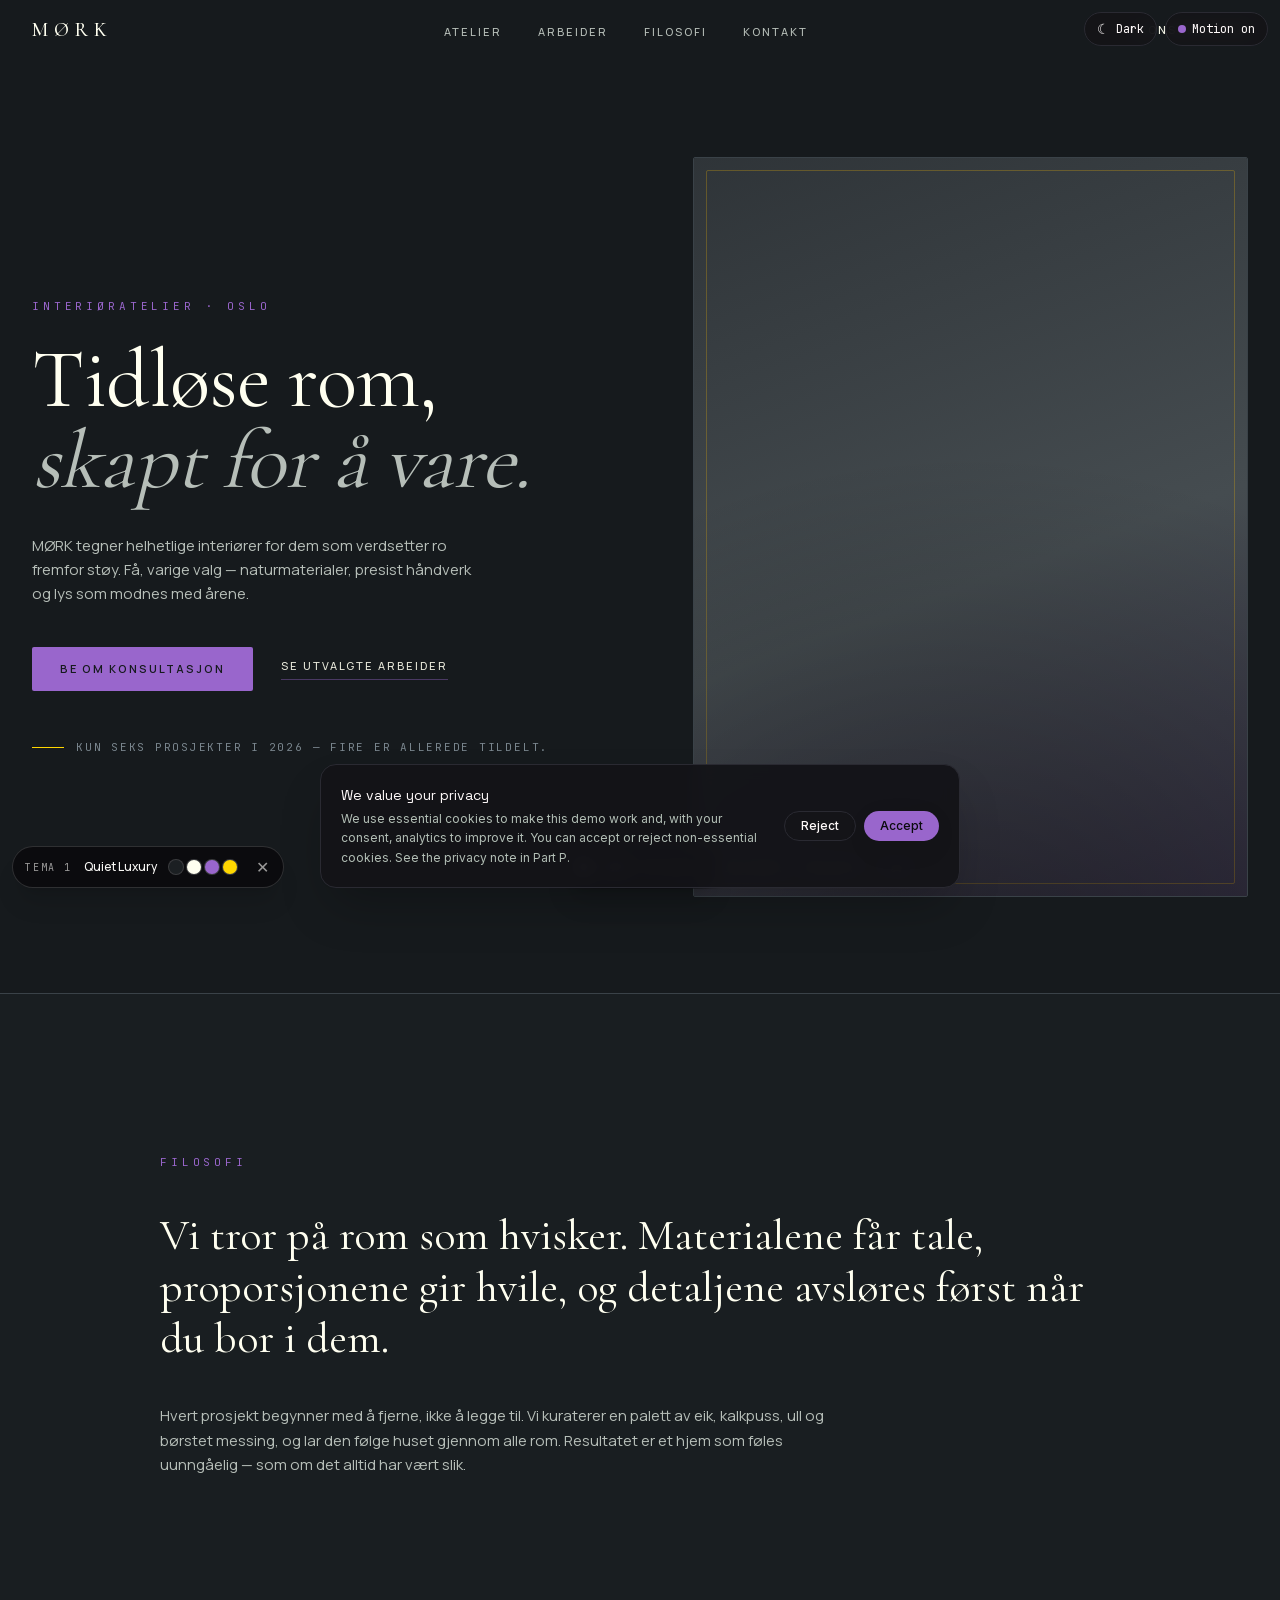
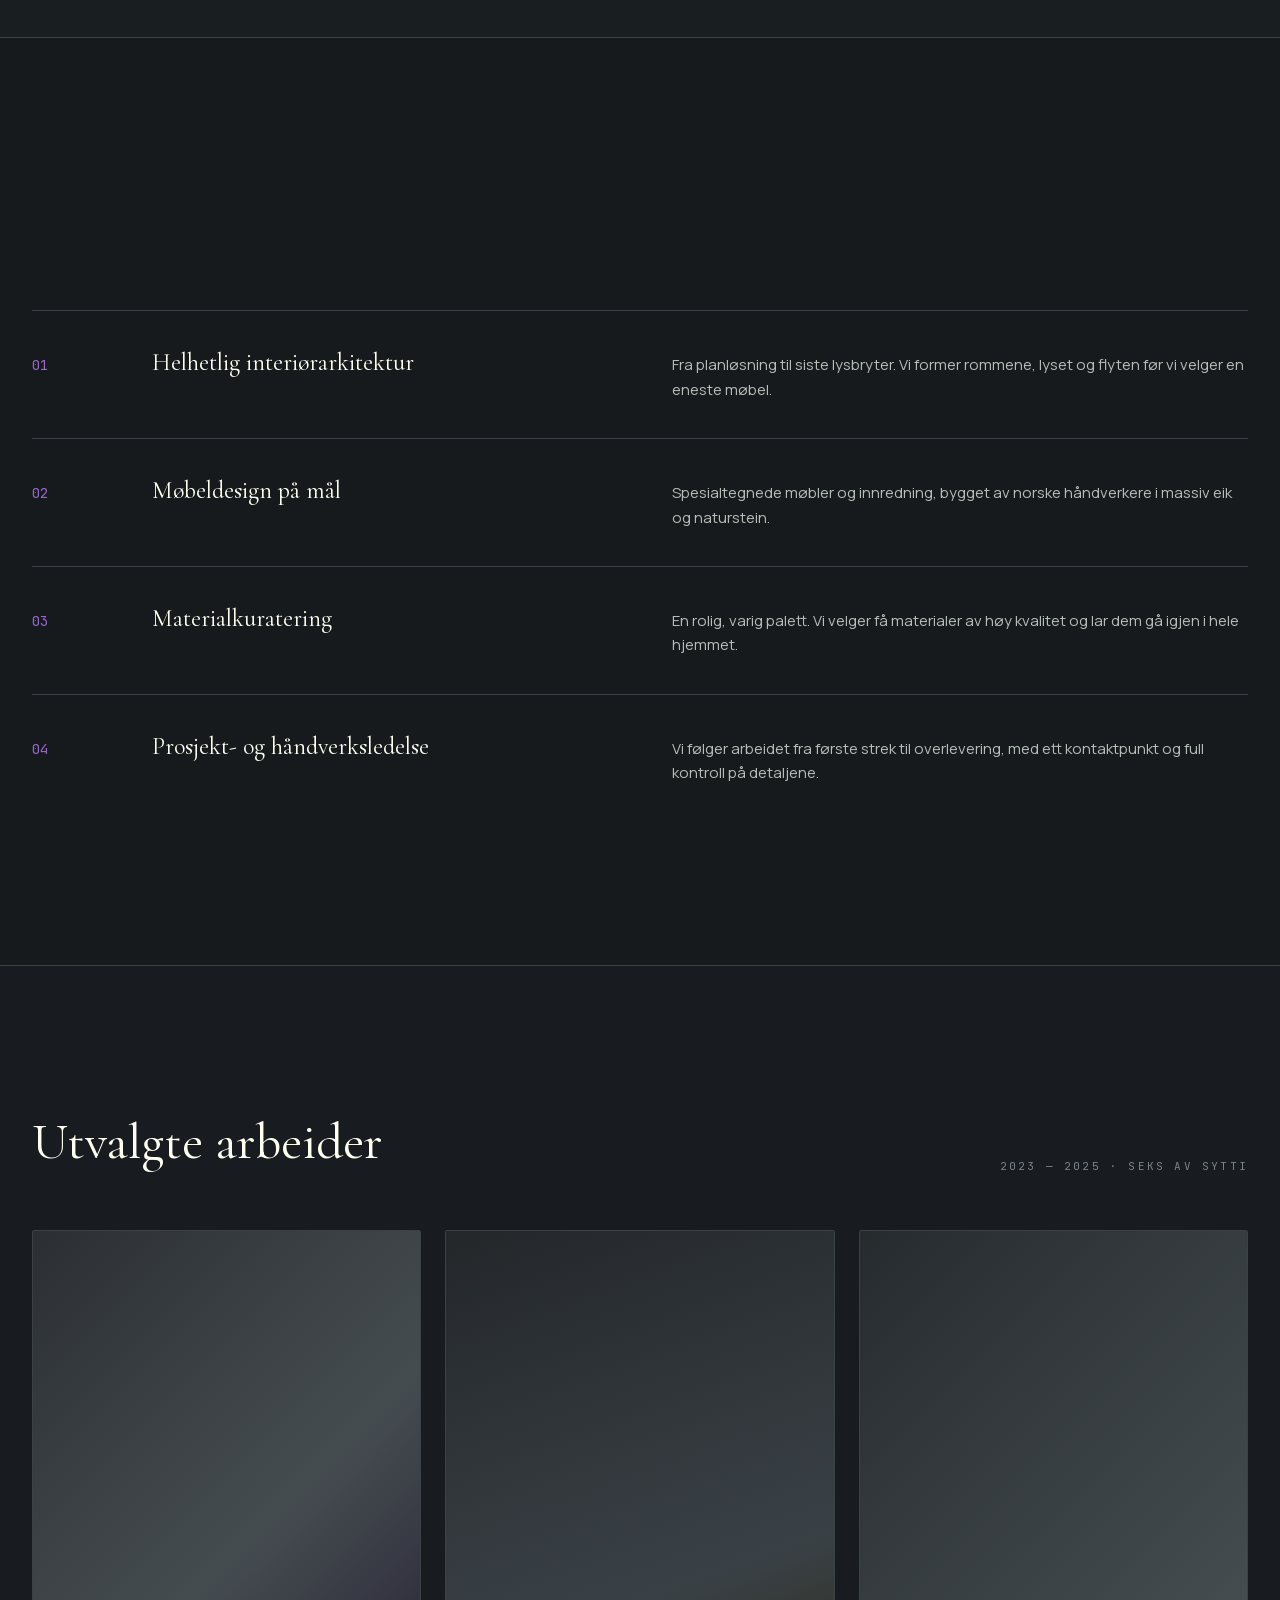
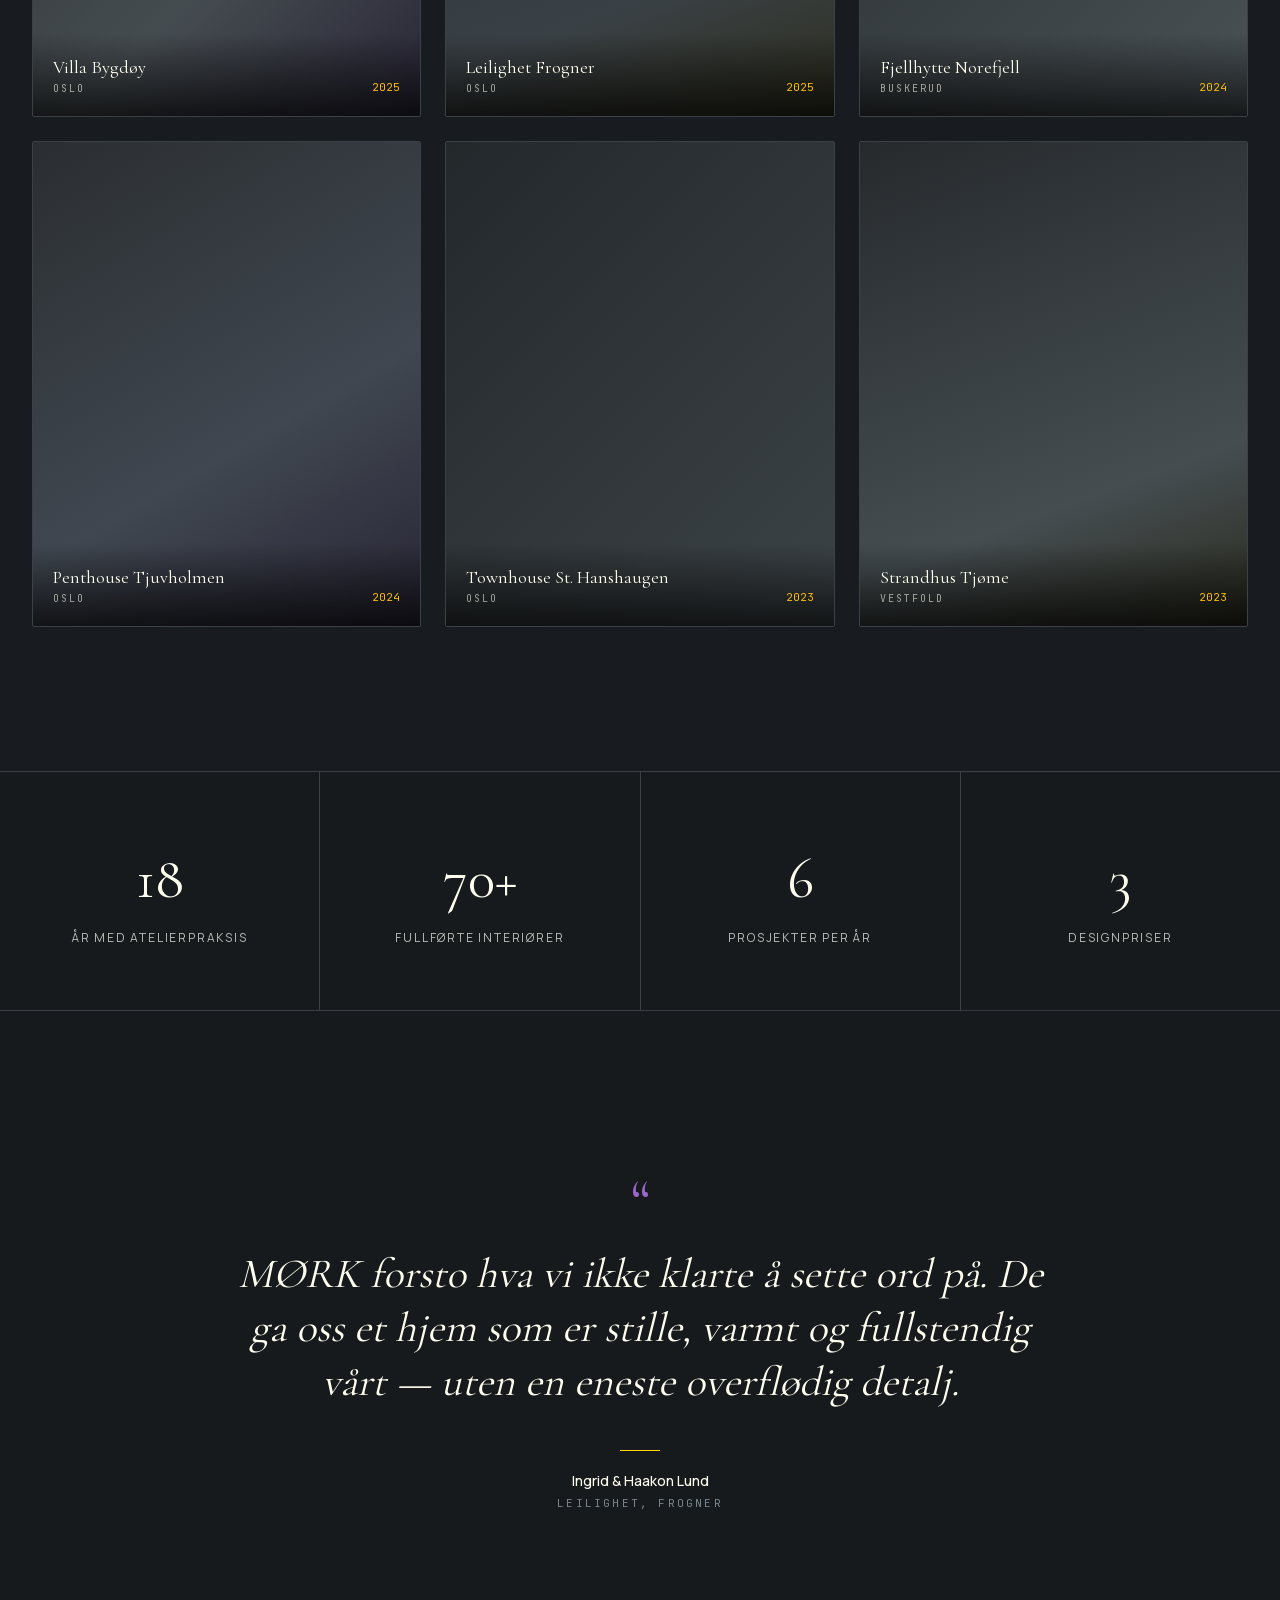
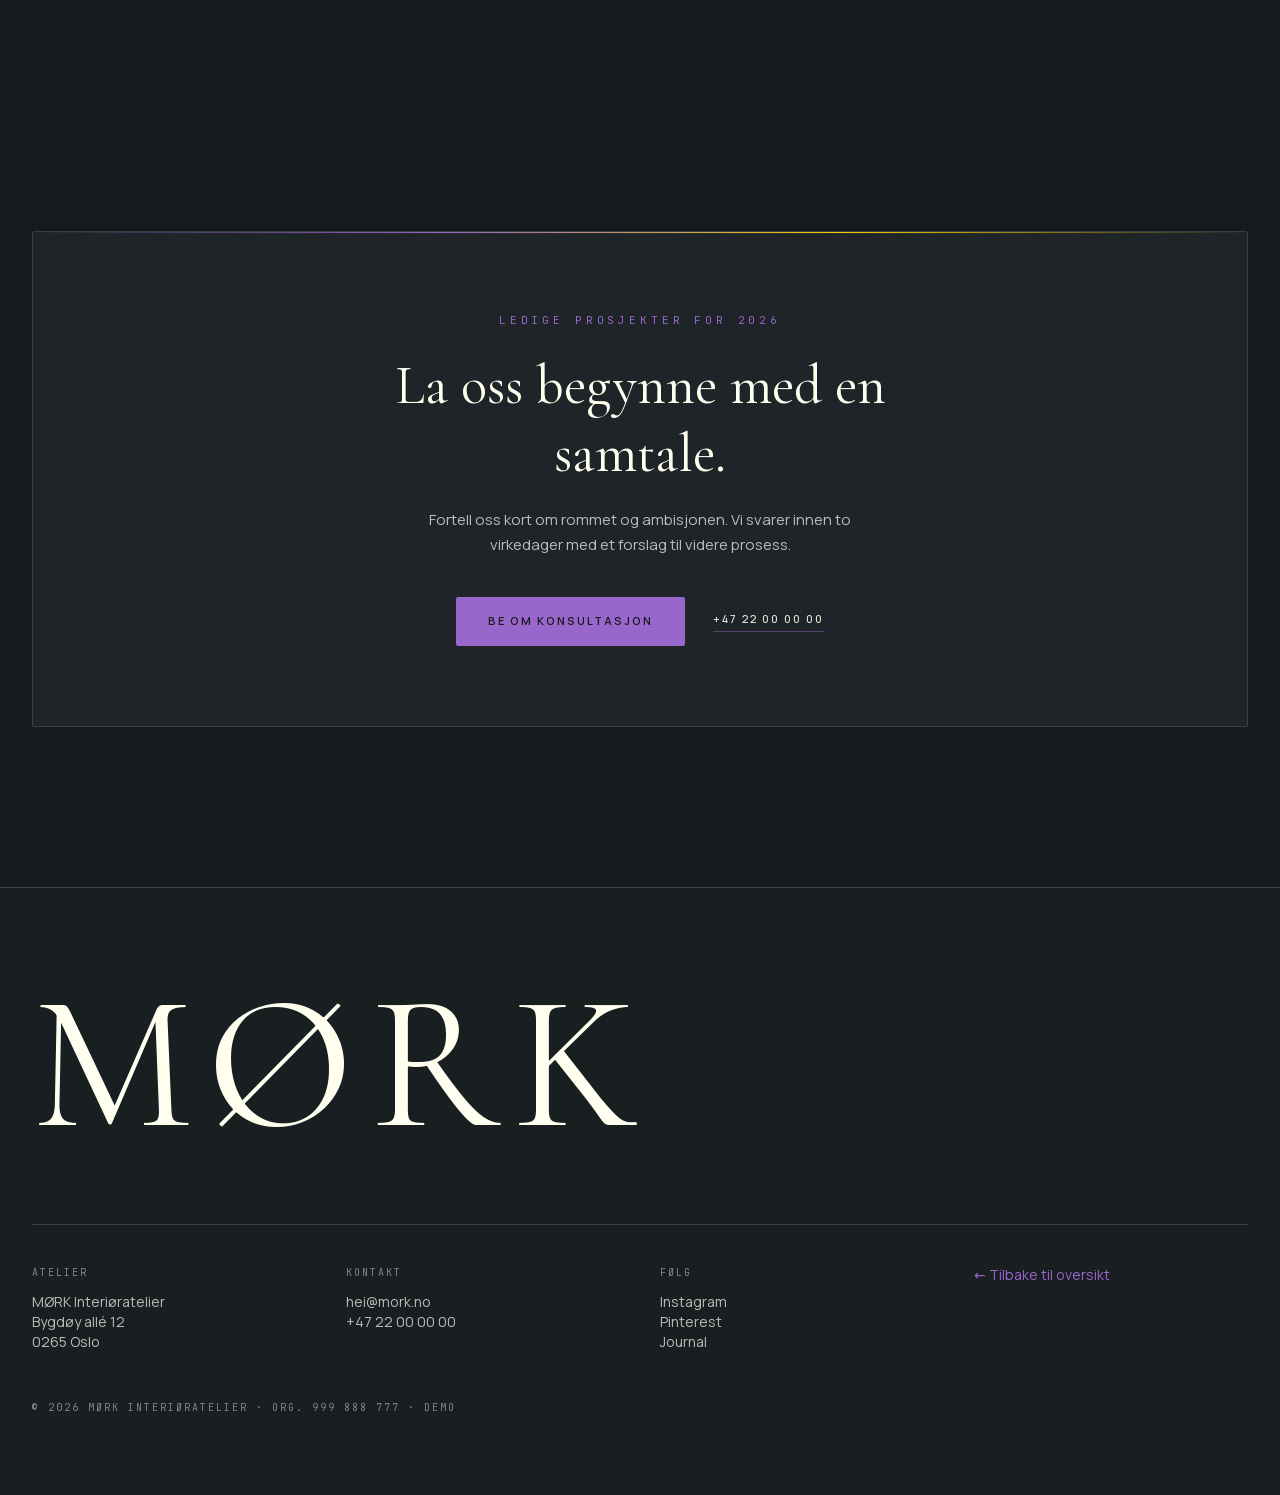
<file: tema/1/index.html>
<!DOCTYPE html><html lang="nb" class="dark __variable_f367f3 __variable_73ee6c __variable_eef148 __variable_0a80b4 __variable_07d15b __variable_eb41fe __variable_5afde0 __variable_93a132 __variable_dd5b2f __variable_158fa5 __variable_a4bae9 __variable_805830 __variable_3c557b"><head><meta charSet="utf-8"/><meta name="viewport" content="width=device-width, initial-scale=1"/><link rel="stylesheet" href="/_next/static/css/be36116535c6efb6.css" data-precedence="next"/><link rel="stylesheet" href="/_next/static/css/091cba3c0e9cf36c.css" data-precedence="next"/><link rel="preload" as="script" fetchPriority="low" href="/_next/static/chunks/webpack-ead7a0a60bedf2f0.js"/><script src="/_next/static/chunks/fd9d1056-e2e73be9bcc6cbc2.js" async=""></script><script src="/_next/static/chunks/117-acd5dda4c622585c.js" async=""></script><script src="/_next/static/chunks/main-app-d11d49f7336754f1.js" async=""></script><script src="/_next/static/chunks/972-5c005d1da27e3f58.js" async=""></script><script src="/_next/static/chunks/343-ac253c574fddc32e.js" async=""></script><script src="/_next/static/chunks/82-e4d84fbdfbfc56e8.js" async=""></script><script src="/_next/static/chunks/app/tema/1/page-dd67b80eb14d60c1.js" async=""></script><script src="/_next/static/chunks/c15bf2b0-7971b3d333b0cf68.js" async=""></script><script src="/_next/static/chunks/793-b4d9785de8a6275e.js" async=""></script><script src="/_next/static/chunks/app/layout-a27be5fb130b44f8.js" async=""></script><title>MØRK — Quiet Luxury interiøratelier · Studio Demos</title><meta name="description" content="Tidløse interiører i kull, elfenben og amethyst. Tema 1: stillferdig luksus."/><meta name="author" content="Studio Demos"/><meta name="keywords" content="nettsidedesign,webdesign Norge,temaer,bransjesider,Next.js,framer-motion,gsap,three.js,design demo"/><meta name="robots" content="index, follow"/><link rel="canonical" href="https://deskven.github.io/tema/1/"/><meta property="og:title" content="MØRK — Quiet Luxury interiøratelier"/><meta property="og:description" content="Tidløse interiører i kull, elfenben og amethyst. Tema 1: stillferdig luksus."/><meta property="og:url" content="https://deskven.github.io/tema/1/"/><meta property="og:site_name" content="MØRK"/><meta property="og:locale" content="nb_NO"/><meta property="og:image" content="https://deskven.github.io/og.svg"/><meta name="twitter:card" content="summary_large_image"/><meta name="twitter:title" content="Studio Demos — ti komplette nettsidedesign"/><meta name="twitter:description" content="Fem temaer og fem bransjesider i ett."/><meta name="twitter:image" content="https://deskven.github.io/og.svg"/><link rel="icon" href="/icon.svg?5aa9c3a36ce4c17b" type="image/svg+xml" sizes="any"/><script>(function () {
  try {
    var t = localStorage.getItem('theme');
    if (t !== 'light' && t !== 'dark') t = 'dark';
    document.documentElement.classList.toggle('dark', t === 'dark');
    if (localStorage.getItem('reduce-motion') === '1') {
      document.documentElement.classList.add('reduce-motion');
    }
  } catch (e) {}
})();</script><script type="application/ld+json">{"@context":"https://schema.org","@graph":[{"@type":"Organization","@id":"https://deskven.github.io/#organization","name":"Studio Demos","url":"https://deskven.github.io","logo":"https://deskven.github.io/og.svg"},{"@type":"WebSite","@id":"https://deskven.github.io/#website","url":"https://deskven.github.io","name":"Studio Demos","inLanguage":"nb-NO","publisher":{"@id":"https://deskven.github.io/#organization"}}]}</script><script src="/_next/static/chunks/polyfills-42372ed130431b0a.js" noModule=""></script></head><body class="bg-ink font-sans text-snow antialiased"><a href="#main" class="skip-link">Hopp til innhold</a><div data-site="1" data-scheme="dark" style="--bg:22 26 29;--card:30 36 40;--card-2:40 47 52;--border:58 66 72;--fg:255 255 240;--muted:182 190 184;--muted-2:122 134 142;--accent-rgb:153 102 204;--accent-2-rgb:255 215 0;--accent-contrast-rgb:22 26 29;--radius:2px;--font-display:var(--font-cormorant);--font-body:var(--font-manrope)" class="relative min-h-screen bg-ink font-body text-snow antialiased before:fixed before:inset-0 before:-z-10 before:bg-ink before:content-[&#x27;&#x27;]"><div class="sticky top-0 z-40 border-b transition-colors duration-500 border-transparent bg-transparent"><nav class="mx-auto flex max-w-7xl items-center justify-between px-5 py-4 sm:px-8"><a href="#atelier" class="font-display text-xl font-medium tracking-[0.3em] text-snow">MØRK</a><ul class="hidden items-center gap-9 md:flex"><li><a href="#atelier" class="text-[11px] font-medium uppercase tracking-[0.18em] text-ash transition-colors hover:text-snow">Atelier</a></li><li><a href="#arbeider" class="text-[11px] font-medium uppercase tracking-[0.18em] text-ash transition-colors hover:text-snow">Arbeider</a></li><li><a href="#filosofi" class="text-[11px] font-medium uppercase tracking-[0.18em] text-ash transition-colors hover:text-snow">Filosofi</a></li><li><a href="#kontakt" class="text-[11px] font-medium uppercase tracking-[0.18em] text-ash transition-colors hover:text-snow">Kontakt</a></li></ul><a href="#kontakt" class="text-[11px] font-medium uppercase tracking-[0.18em] text-snow transition-colors hover:text-accent">Konsultasjon</a></nav></div><main id="main"><section id="atelier" class="relative mx-auto grid min-h-[92vh] max-w-7xl grid-cols-1 items-center gap-12 px-5 pb-24 pt-24 sm:px-8 lg:grid-cols-[1.05fr_0.95fr]"><div><div style="opacity:0;transform:translateY(24px)"><p class="font-mono text-[11px] uppercase tracking-[0.35em] text-accent">Interiøratelier · Oslo</p></div><div style="opacity:0;transform:translateY(24px)"><h1 class="mt-6 font-display text-[clamp(2.8rem,6.5vw,5.4rem)] font-light leading-[0.98] tracking-[-0.01em] text-snow">Tidløse rom,<br/><span class="italic text-ash">skapt for å vare.</span></h1></div><div style="opacity:0;transform:translateY(24px)"><p class="mt-8 max-w-md text-[15px] leading-relaxed text-ash">MØRK tegner helhetlige interiører for dem som verdsetter ro fremfor støy. Få, varige valg — naturmaterialer, presist håndverk og lys som modnes med årene.</p></div><div style="opacity:0;transform:translateY(24px)"><div class="mt-10 flex flex-wrap items-center gap-7"><a href="#kontakt" class="inline-flex items-center gap-2 rounded-site bg-accent px-7 py-3.5 text-[11px] font-semibold uppercase tracking-[0.18em] text-accent-contrast transition-all duration-500 ease-expensive hover:bg-accent-2 hover:text-ink">Be om konsultasjon</a><a href="#arbeider" class="border-b border-accent/40 pb-1 text-[11px] font-medium uppercase tracking-[0.18em] text-snow/90 transition-colors hover:border-accent">Se utvalgte arbeider</a></div></div><div style="opacity:0;transform:translateY(24px)"><p class="mt-12 flex items-center gap-3 font-mono text-[11px] uppercase tracking-[0.16em] text-slate2"><span class="h-px w-8 bg-accent-2" aria-hidden="true"></span> <!-- -->Kun seks prosjekter i 2026 — fire er allerede tildelt.</p></div></div><div class="relative" style="opacity:0;transform:translateY(40px)"><figure class="relative aspect-[3/4] overflow-hidden rounded-site border border-line"><div class="absolute inset-[-12%]" aria-hidden="true" style="transform:none"><div class="h-full w-full" style="background:linear-gradient(160deg,#2a2f33,#454c50 55%,#9966cc33)"></div></div><div class="absolute inset-3 rounded-[2px] border border-amber2/25" aria-hidden="true"></div><div class="absolute inset-0" style="background:radial-gradient(120% 80% at 50% 120%, rgba(0,0,0,0.45), transparent)" aria-hidden="true"></div><figcaption class="absolute bottom-5 left-5 font-mono text-[10px] uppercase tracking-[0.2em] text-ivory/70">Leilighet, Frogner — 2025</figcaption></figure></div></section><section id="filosofi" class="border-y border-line bg-surface/40"><div class="mx-auto max-w-5xl px-5 py-28 sm:px-8 sm:py-40"><div style="opacity:0;transform:translateY(24px)"><p class="mb-10 font-mono text-[11px] uppercase tracking-[0.35em] text-accent">Filosofi</p></div><div style="opacity:0;transform:translateY(24px)"><p class="font-display text-[clamp(1.8rem,3.4vw,3rem)] font-light leading-[1.18] text-snow">Vi tror på rom som hvisker. Materialene får tale, proporsjonene gir hvile, og detaljene avsløres først når du bor i dem.</p></div><div style="opacity:0;transform:translateY(24px)"><p class="mt-10 max-w-2xl text-[15px] leading-relaxed text-ash">Hvert prosjekt begynner med å fjerne, ikke å legge til. Vi kuraterer en palett av eik, kalkpuss, ull og børstet messing, og lar den følge huset gjennom alle rom. Resultatet er et hjem som føles uunngåelig — som om det alltid har vært slik.</p></div></div></section><section class="mx-auto max-w-7xl px-5 py-28 sm:px-8 sm:py-36"><div class="mb-16 flex flex-wrap items-end justify-between gap-6"><div style="opacity:0;transform:translateY(24px)"><h2 class="max-w-xl font-display text-[clamp(2rem,4vw,3.2rem)] font-light leading-tight text-snow">Fire disipliner, ett uttrykk</h2></div><div style="opacity:0;transform:translateY(24px)"><p class="max-w-xs text-sm leading-relaxed text-ash">Hele atelieret arbeider rundt ditt prosjekt — fra første skisse til siste detalj.</p></div></div><ul class="divide-y divide-line border-t border-line"><div style="opacity:0;transform:translateY(24px)"><li class="group grid grid-cols-1 gap-4 py-9 transition-colors sm:grid-cols-[5rem_1fr_1.2fr] sm:items-baseline sm:gap-10"><span class="font-mono text-sm text-accent">01</span><h3 class="font-display text-2xl font-light text-snow transition-colors group-hover:text-accent">Helhetlig interiørarkitektur</h3><p class="text-[15px] leading-relaxed text-ash">Fra planløsning til siste lysbryter. Vi former rommene, lyset og flyten før vi velger en eneste møbel.</p></li></div><div style="opacity:0;transform:translateY(24px)"><li class="group grid grid-cols-1 gap-4 py-9 transition-colors sm:grid-cols-[5rem_1fr_1.2fr] sm:items-baseline sm:gap-10"><span class="font-mono text-sm text-accent">02</span><h3 class="font-display text-2xl font-light text-snow transition-colors group-hover:text-accent">Møbeldesign på mål</h3><p class="text-[15px] leading-relaxed text-ash">Spesialtegnede møbler og innredning, bygget av norske håndverkere i massiv eik og naturstein.</p></li></div><div style="opacity:0;transform:translateY(24px)"><li class="group grid grid-cols-1 gap-4 py-9 transition-colors sm:grid-cols-[5rem_1fr_1.2fr] sm:items-baseline sm:gap-10"><span class="font-mono text-sm text-accent">03</span><h3 class="font-display text-2xl font-light text-snow transition-colors group-hover:text-accent">Materialkuratering</h3><p class="text-[15px] leading-relaxed text-ash">En rolig, varig palett. Vi velger få materialer av høy kvalitet og lar dem gå igjen i hele hjemmet.</p></li></div><div style="opacity:0;transform:translateY(24px)"><li class="group grid grid-cols-1 gap-4 py-9 transition-colors sm:grid-cols-[5rem_1fr_1.2fr] sm:items-baseline sm:gap-10"><span class="font-mono text-sm text-accent">04</span><h3 class="font-display text-2xl font-light text-snow transition-colors group-hover:text-accent">Prosjekt- og håndverksledelse</h3><p class="text-[15px] leading-relaxed text-ash">Vi følger arbeidet fra første strek til overlevering, med ett kontaktpunkt og full kontroll på detaljene.</p></li></div></ul></section><section id="arbeider" class="border-t border-line bg-surface/30"><div class="mx-auto max-w-7xl px-5 py-28 sm:px-8 sm:py-36"><div class="mb-14 flex flex-wrap items-end justify-between gap-6"><div style="opacity:0;transform:translateY(24px)"><h2 class="font-display text-[clamp(2rem,4vw,3.2rem)] font-light leading-tight text-snow">Utvalgte arbeider</h2></div><div style="opacity:0;transform:translateY(24px)"><p class="font-mono text-[11px] uppercase tracking-[0.2em] text-slate2">2023 — 2025 · seks av sytti</p></div></div><div class="grid gap-6 sm:grid-cols-2 lg:grid-cols-3"><div style="opacity:0;transform:translateY(24px)"><figure class="group relative overflow-hidden rounded-site border border-line"><div class="aspect-[4/5] overflow-hidden"><div class="h-full w-full transition-transform duration-[1.2s] ease-expensive group-hover:scale-105" style="background:linear-gradient(135deg,#2b2f33,#454c50 60%,#9966cc22)" role="img" aria-label="Interiørprosjekt: Villa Bygdøy, Oslo"></div></div><figcaption class="absolute inset-x-0 bottom-0 flex items-end justify-between gap-3 bg-gradient-to-t from-black/70 to-transparent p-5"><div><p class="font-display text-lg text-ivory">Villa Bygdøy</p><p class="font-mono text-[10px] uppercase tracking-[0.2em] text-ivory/60">Oslo</p></div><span class="font-mono text-[11px] text-amber2">2025</span></figcaption></figure></div><div style="opacity:0;transform:translateY(24px)"><figure class="group relative overflow-hidden rounded-site border border-line"><div class="aspect-[4/5] overflow-hidden"><div class="h-full w-full transition-transform duration-[1.2s] ease-expensive group-hover:scale-105" style="background:linear-gradient(160deg,#23272a,#3a4146 70%,#ffd70018)" role="img" aria-label="Interiørprosjekt: Leilighet Frogner, Oslo"></div></div><figcaption class="absolute inset-x-0 bottom-0 flex items-end justify-between gap-3 bg-gradient-to-t from-black/70 to-transparent p-5"><div><p class="font-display text-lg text-ivory">Leilighet Frogner</p><p class="font-mono text-[10px] uppercase tracking-[0.2em] text-ivory/60">Oslo</p></div><span class="font-mono text-[11px] text-amber2">2025</span></figcaption></figure></div><div style="opacity:0;transform:translateY(24px)"><figure class="group relative overflow-hidden rounded-site border border-line"><div class="aspect-[4/5] overflow-hidden"><div class="h-full w-full transition-transform duration-[1.2s] ease-expensive group-hover:scale-105" style="background:linear-gradient(135deg,#262b2e,#4a5256)" role="img" aria-label="Interiørprosjekt: Fjellhytte Norefjell, Buskerud"></div></div><figcaption class="absolute inset-x-0 bottom-0 flex items-end justify-between gap-3 bg-gradient-to-t from-black/70 to-transparent p-5"><div><p class="font-display text-lg text-ivory">Fjellhytte Norefjell</p><p class="font-mono text-[10px] uppercase tracking-[0.2em] text-ivory/60">Buskerud</p></div><span class="font-mono text-[11px] text-amber2">2024</span></figcaption></figure></div><div style="opacity:0;transform:translateY(24px)"><figure class="group relative overflow-hidden rounded-site border border-line"><div class="aspect-[4/5] overflow-hidden"><div class="h-full w-full transition-transform duration-[1.2s] ease-expensive group-hover:scale-105" style="background:linear-gradient(150deg,#2a2e31,#404750 60%,#9966cc1f)" role="img" aria-label="Interiørprosjekt: Penthouse Tjuvholmen, Oslo"></div></div><figcaption class="absolute inset-x-0 bottom-0 flex items-end justify-between gap-3 bg-gradient-to-t from-black/70 to-transparent p-5"><div><p class="font-display text-lg text-ivory">Penthouse Tjuvholmen</p><p class="font-mono text-[10px] uppercase tracking-[0.2em] text-ivory/60">Oslo</p></div><span class="font-mono text-[11px] text-amber2">2024</span></figcaption></figure></div><div style="opacity:0;transform:translateY(24px)"><figure class="group relative overflow-hidden rounded-site border border-line"><div class="aspect-[4/5] overflow-hidden"><div class="h-full w-full transition-transform duration-[1.2s] ease-expensive group-hover:scale-105" style="background:linear-gradient(135deg,#23282b,#3c4347)" role="img" aria-label="Interiørprosjekt: Townhouse St. Hanshaugen, Oslo"></div></div><figcaption class="absolute inset-x-0 bottom-0 flex items-end justify-between gap-3 bg-gradient-to-t from-black/70 to-transparent p-5"><div><p class="font-display text-lg text-ivory">Townhouse St. Hanshaugen</p><p class="font-mono text-[10px] uppercase tracking-[0.2em] text-ivory/60">Oslo</p></div><span class="font-mono text-[11px] text-amber2">2023</span></figcaption></figure></div><div style="opacity:0;transform:translateY(24px)"><figure class="group relative overflow-hidden rounded-site border border-line"><div class="aspect-[4/5] overflow-hidden"><div class="h-full w-full transition-transform duration-[1.2s] ease-expensive group-hover:scale-105" style="background:linear-gradient(160deg,#262a2d,#454d51 70%,#ffd70014)" role="img" aria-label="Interiørprosjekt: Strandhus Tjøme, Vestfold"></div></div><figcaption class="absolute inset-x-0 bottom-0 flex items-end justify-between gap-3 bg-gradient-to-t from-black/70 to-transparent p-5"><div><p class="font-display text-lg text-ivory">Strandhus Tjøme</p><p class="font-mono text-[10px] uppercase tracking-[0.2em] text-ivory/60">Vestfold</p></div><span class="font-mono text-[11px] text-amber2">2023</span></figcaption></figure></div></div></div></section><section class="border-y border-line"><div class="mx-auto grid max-w-7xl grid-cols-2 gap-px bg-line px-0 sm:grid-cols-4"><div style="opacity:0;transform:translateY(24px)"><div class="bg-ink px-6 py-12 text-center sm:py-16"><p class="font-display text-[clamp(2.4rem,5vw,3.6rem)] font-light text-snow">18</p><p class="mt-2 text-xs uppercase tracking-[0.15em] text-ash">år med atelierpraksis</p></div></div><div style="opacity:0;transform:translateY(24px)"><div class="bg-ink px-6 py-12 text-center sm:py-16"><p class="font-display text-[clamp(2.4rem,5vw,3.6rem)] font-light text-snow">70+</p><p class="mt-2 text-xs uppercase tracking-[0.15em] text-ash">fullførte interiører</p></div></div><div style="opacity:0;transform:translateY(24px)"><div class="bg-ink px-6 py-12 text-center sm:py-16"><p class="font-display text-[clamp(2.4rem,5vw,3.6rem)] font-light text-snow">6</p><p class="mt-2 text-xs uppercase tracking-[0.15em] text-ash">prosjekter per år</p></div></div><div style="opacity:0;transform:translateY(24px)"><div class="bg-ink px-6 py-12 text-center sm:py-16"><p class="font-display text-[clamp(2.4rem,5vw,3.6rem)] font-light text-snow">3</p><p class="mt-2 text-xs uppercase tracking-[0.15em] text-ash">designpriser</p></div></div></div></section><section class="mx-auto max-w-4xl px-5 py-28 text-center sm:px-8 sm:py-40"><div style="opacity:0;transform:translateY(24px)"><span class="font-display text-6xl leading-none text-accent" aria-hidden="true">“</span></div><div style="opacity:0;transform:translateY(24px)"><blockquote class="mt-4 font-display text-[clamp(1.6rem,3.4vw,2.6rem)] font-light italic leading-[1.3] text-snow">MØRK forsto hva vi ikke klarte å sette ord på. De ga oss et hjem som er stille, varmt og fullstendig vårt — uten en eneste overflødig detalj.</blockquote></div><div style="opacity:0;transform:translateY(24px)"><figcaption class="mt-10 flex flex-col items-center gap-1"><span class="h-px w-10 bg-accent-2" aria-hidden="true"></span><span class="mt-4 text-sm font-medium text-snow">Ingrid &amp; Haakon Lund</span><span class="font-mono text-[11px] uppercase tracking-[0.2em] text-slate2">Leilighet, Frogner</span></figcaption></div></section><section id="kontakt" class="mx-auto max-w-7xl px-5 py-28 sm:px-8 sm:py-40"><div style="opacity:0;transform:translateY(24px)"><div class="relative overflow-hidden rounded-site border border-line bg-surface px-6 py-20 text-center sm:px-16"><div class="pointer-events-none absolute inset-x-0 top-0 h-px" style="background:linear-gradient(90deg,transparent,#9966cc,#ffd700,transparent)" aria-hidden="true"></div><p class="font-mono text-[11px] uppercase tracking-[0.35em] text-accent">Ledige prosjekter for 2026</p><h2 class="mx-auto mt-6 max-w-2xl font-display text-[clamp(2rem,4.4vw,3.4rem)] font-light leading-tight text-snow">La oss begynne med en samtale.</h2><p class="mx-auto mt-5 max-w-md text-[15px] leading-relaxed text-ash">Fortell oss kort om rommet og ambisjonen. Vi svarer innen to virkedager med et forslag til videre prosess.</p><div class="mt-10 flex flex-wrap items-center justify-center gap-7"><a href="mailto:hei@mork.no" class="rounded-site bg-accent px-8 py-4 text-[11px] font-semibold uppercase tracking-[0.18em] text-accent-contrast transition-all duration-500 ease-expensive hover:bg-accent-2 hover:text-ink">Be om konsultasjon</a><a href="tel:+4722000000" class="border-b border-accent/40 pb-1 text-[11px] font-medium uppercase tracking-[0.18em] text-snow/90 transition-colors hover:border-accent">+47 22 00 00 00</a></div></div></div></section></main><footer class="border-t border-line bg-surface/40"><div class="mx-auto max-w-7xl px-5 py-20 sm:px-8"><p class="font-display text-[clamp(3.5rem,16vw,12rem)] font-light leading-none tracking-[0.08em] text-snow">MØRK</p><div class="mt-16 grid grid-cols-2 gap-10 border-t border-line pt-10 sm:grid-cols-4"><div><p class="mb-3 font-mono text-[10px] uppercase tracking-[0.2em] text-slate2">Atelier</p><p class="text-sm text-ash">MØRK Interiøratelier</p><p class="text-sm text-ash">Bygdøy allé 12</p><p class="text-sm text-ash">0265 Oslo</p></div><div><p class="mb-3 font-mono text-[10px] uppercase tracking-[0.2em] text-slate2">Kontakt</p><p class="text-sm text-ash">hei@mork.no</p><p class="text-sm text-ash">+47 22 00 00 00</p></div><div><p class="mb-3 font-mono text-[10px] uppercase tracking-[0.2em] text-slate2">Følg</p><p class="text-sm text-ash transition-colors hover:text-snow">Instagram</p><p class="text-sm text-ash transition-colors hover:text-snow">Pinterest</p><p class="text-sm text-ash transition-colors hover:text-snow">Journal</p></div><div class="flex flex-col items-start gap-3"><a class="text-sm text-accent underline-offset-4 transition-colors hover:underline" href="/">← Tilbake til oversikt</a></div></div><p class="mt-12 font-mono text-[10px] uppercase tracking-[0.2em] text-slate2">© 2026 MØRK Interiøratelier · Org. 999 888 777 · Demo</p></div></footer><aside class="fixed bottom-3 left-3 z-[55] flex max-w-[78vw] items-center gap-3 rounded-full border border-white/15 bg-inkfixed/90 py-1.5 pl-3 pr-1.5 text-paper shadow-xl backdrop-blur" aria-label="Palett for Mørk: Charcoal · Ivory · Amethyst · Gold"><span class="font-mono text-[10px] uppercase tracking-[0.18em] text-paper/60">Tema 1</span><span class="hidden text-xs font-medium sm:inline">Quiet Luxury</span><span class="flex items-center gap-1" aria-hidden="true"><span class="h-3.5 w-3.5 rounded-full ring-1 ring-white/20" style="background:#1B1F22" title="#1B1F22"></span><span class="h-3.5 w-3.5 rounded-full ring-1 ring-white/20" style="background:#FFFFF0" title="#FFFFF0"></span><span class="h-3.5 w-3.5 rounded-full ring-1 ring-white/20" style="background:#9966CC" title="#9966CC"></span><span class="h-3.5 w-3.5 rounded-full ring-1 ring-white/20" style="background:#FFD700" title="#FFD700"></span></span><button type="button" aria-label="Skjul palett-etikett" class="grid h-7 w-7 place-items-center rounded-full text-paper/60 transition-colors hover:bg-white/10 hover:text-paper">✕</button></aside></div><div class="fixed bottom-3 left-1/2 z-[60] -translate-x-1/2"><button type="button" aria-expanded="false" aria-label="Åpne demo-velger" class="flex items-center gap-2.5 rounded-full border border-white/15 bg-inkfixed/90 py-2 pl-3.5 pr-2.5 text-paper shadow-xl backdrop-blur transition-transform hover:-translate-y-0.5"><span aria-hidden="true" class="grid grid-cols-2 gap-0.5"><span class="h-1.5 w-1.5 rounded-[1px] bg-paper/70"></span><span class="h-1.5 w-1.5 rounded-[1px] bg-paper/70"></span><span class="h-1.5 w-1.5 rounded-[1px] bg-paper/70"></span><span class="h-1.5 w-1.5 rounded-[1px] bg-paper/70"></span></span><span class="font-mono text-[11px] uppercase tracking-wider">Demo</span><span class="font-mono text-[11px] text-paper/55">Forside</span><span aria-hidden="true" class="text-paper/55">▴</span></button></div><div class="fixed right-3 top-3 z-[60] flex items-center gap-2"><button type="button" aria-pressed="false" aria-label="Switch to light theme" title="Theme: dark" class="inline-flex items-center gap-1.5 rounded-full border border-line bg-surface/90 px-3 py-2 font-mono text-xs text-snow backdrop-blur transition-colors hover:border-amethyst/60"><span aria-hidden="true" class="text-sm leading-none">☾</span><span class="hidden sm:inline">Dark</span></button><button type="button" aria-pressed="false" aria-label="Toggle reduced motion" title="Pause animations across the site" class="inline-flex items-center gap-1.5 rounded-full border border-line bg-surface/90 px-3 py-2 font-mono text-xs text-snow backdrop-blur transition-colors hover:border-amethyst/60"><span aria-hidden="true" class="h-2 w-2 rounded-full bg-amethyst"></span><span class="hidden sm:inline">Motion on</span></button></div><div aria-live="polite" aria-atomic="false" class="pointer-events-none fixed bottom-4 right-4 z-[90] flex w-[min(92vw,22rem)] flex-col gap-2"></div><style>@keyframes toastIn{from{opacity:0;transform:translateY(10px)}to{opacity:1;transform:none}}</style><script src="/_next/static/chunks/webpack-ead7a0a60bedf2f0.js" async=""></script><script>(self.__next_f=self.__next_f||[]).push([0]);self.__next_f.push([2,null])</script><script>self.__next_f.push([1,"1:HL[\"/_next/static/css/be36116535c6efb6.css\",\"style\"]\n2:HL[\"/_next/static/css/091cba3c0e9cf36c.css\",\"style\"]\n"])</script><script>self.__next_f.push([1,"3:I[2846,[],\"\"]\n5:I[8717,[\"972\",\"static/chunks/972-5c005d1da27e3f58.js\",\"343\",\"static/chunks/343-ac253c574fddc32e.js\",\"82\",\"static/chunks/82-e4d84fbdfbfc56e8.js\",\"851\",\"static/chunks/app/tema/1/page-dd67b80eb14d60c1.js\"],\"Header\"]\n6:I[7372,[\"972\",\"static/chunks/972-5c005d1da27e3f58.js\",\"343\",\"static/chunks/343-ac253c574fddc32e.js\",\"82\",\"static/chunks/82-e4d84fbdfbfc56e8.js\",\"851\",\"static/chunks/app/tema/1/page-dd67b80eb14d60c1.js\"],\"Hero\"]\n7:I[6246,[\"972\",\"static/chunks/972-5c005d1da27e3f58.js\",\"343\",\"static/chunks/343-ac253c574fddc32e.js\",\"82\",\"static/chunks/82-e4d84fbdfbfc56e8.js\",\"851\",\"static/chunks/app/tema/1/page-dd67b80eb14d60c1.js\"],\"Manifesto\"]\n8:I[2921,[\"972\",\"static/chunks/972-5c005d1da27e3f58.js\",\"343\",\"static/chunks/343-ac253c574fddc32e.js\",\"82\",\"static/chunks/82-e4d84fbdfbfc56e8.js\",\"851\",\"static/chunks/app/tema/1/page-dd67b80eb14d60c1.js\"],\"Services\"]\n9:I[4145,[\"972\",\"static/chunks/972-5c005d1da27e3f58.js\",\"343\",\"static/chunks/343-ac253c574fddc32e.js\",\"82\",\"static/chunks/82-e4d84fbdfbfc56e8.js\",\"851\",\"static/chunks/app/tema/1/page-dd67b80eb14d60c1.js\"],\"Showcase\"]\na:I[3117,[\"972\",\"static/chunks/972-5c005d1da27e3f58.js\",\"343\",\"static/chunks/343-ac253c574fddc32e.js\",\"82\",\"static/chunks/82-e4d84fbdfbfc56e8.js\",\"851\",\"static/chunks/app/tema/1/page-dd67b80eb14d60c1.js\"],\"Stats\"]\nb:I[4066,[\"972\",\"static/chunks/972-5c005d1da27e3f58.js\",\"343\",\"static/chunks/343-ac253c574fddc32e.js\",\"82\",\"static/chunks/82-e4d84fbdfbfc56e8.js\",\"851\",\"static/chunks/app/tema/1/page-dd67b80eb14d60c1.js\"],\"Testimonial\"]\nc:I[2873,[\"972\",\"static/chunks/972-5c005d1da27e3f58.js\",\"343\",\"static/chunks/343-ac253c574fddc32e.js\",\"82\",\"static/chunks/82-e4d84fbdfbfc56e8.js\",\"851\",\"static/chunks/app/tema/1/page-dd67b80eb14d60c1.js\"],\"CTA\"]\nd:I[589,[\"972\",\"static/chunks/972-5c005d1da27e3f58.js\",\"343\",\"static/chunks/343-ac253c574fddc32e.js\",\"82\",\"static/chunks/82-e4d84fbdfbfc56e8.js\",\"851\",\"static/chunks/app/tema/1/page-dd67b80eb14d60c1.js\"],\"Footer\"]\ne:I[5119,[\"972\",\"static/chunks/972-5c005d1da27e3f58.js\",\"343\",\"static/chunks/343-ac253c574fd"])</script><script>self.__next_f.push([1,"dc32e.js\",\"82\",\"static/chunks/82-e4d84fbdfbfc56e8.js\",\"851\",\"static/chunks/app/tema/1/page-dd67b80eb14d60c1.js\"],\"SiteTag\"]\n10:I[4707,[],\"\"]\n11:I[6423,[],\"\"]\n12:I[8655,[\"922\",\"static/chunks/c15bf2b0-7971b3d333b0cf68.js\",\"972\",\"static/chunks/972-5c005d1da27e3f58.js\",\"793\",\"static/chunks/793-b4d9785de8a6275e.js\",\"185\",\"static/chunks/app/layout-a27be5fb130b44f8.js\"],\"Providers\"]\n13:I[9713,[\"922\",\"static/chunks/c15bf2b0-7971b3d333b0cf68.js\",\"972\",\"static/chunks/972-5c005d1da27e3f58.js\",\"793\",\"static/chunks/793-b4d9785de8a6275e.js\",\"185\",\"static/chunks/app/layout-a27be5fb130b44f8.js\"],\"SmoothScroll\"]\n14:I[2203,[\"922\",\"static/chunks/c15bf2b0-7971b3d333b0cf68.js\",\"972\",\"static/chunks/972-5c005d1da27e3f58.js\",\"793\",\"static/chunks/793-b4d9785de8a6275e.js\",\"185\",\"static/chunks/app/layout-a27be5fb130b44f8.js\"],\"DemoSwitcher\"]\n15:I[9363,[\"922\",\"static/chunks/c15bf2b0-7971b3d333b0cf68.js\",\"972\",\"static/chunks/972-5c005d1da27e3f58.js\",\"793\",\"static/chunks/793-b4d9785de8a6275e.js\",\"185\",\"static/chunks/app/layout-a27be5fb130b44f8.js\"],\"Controls\"]\n16:I[6922,[\"922\",\"static/chunks/c15bf2b0-7971b3d333b0cf68.js\",\"972\",\"static/chunks/972-5c005d1da27e3f58.js\",\"793\",\"static/chunks/793-b4d9785de8a6275e.js\",\"185\",\"static/chunks/app/layout-a27be5fb130b44f8.js\"],\"CookieConsent\"]\n18:I[1060,[],\"\"]\nf:{\"--bg\":\"22 26 29\",\"--card\":\"30 36 40\",\"--card-2\":\"40 47 52\",\"--border\":\"58 66 72\",\"--fg\":\"255 255 240\",\"--muted\":\"182 190 184\",\"--muted-2\":\"122 134 142\",\"--accent-rgb\":\"153 102 204\",\"--accent-2-rgb\":\"255 215 0\",\"--accent-contrast-rgb\":\"22 26 29\",\"--radius\":\"2px\",\"--font-display\":\"var(--font-cormorant)\",\"--font-body\":\"var(--font-manrope)\"}\n19:[]\n"])</script><script>self.__next_f.push([1,"0:[\"$\",\"$L3\",null,{\"buildId\":\"4T2p-NyokpywVzbMmjj1b\",\"assetPrefix\":\"\",\"urlParts\":[\"\",\"tema\",\"1\",\"\"],\"initialTree\":[\"\",{\"children\":[\"tema\",{\"children\":[\"1\",{\"children\":[\"__PAGE__\",{}]}]}]},\"$undefined\",\"$undefined\",true],\"initialSeedData\":[\"\",{\"children\":[\"tema\",{\"children\":[\"1\",{\"children\":[\"__PAGE__\",{},[[\"$L4\",[\"$\",\"div\",null,{\"data-site\":\"1\",\"data-scheme\":\"dark\",\"style\":{\"--bg\":\"22 26 29\",\"--card\":\"30 36 40\",\"--card-2\":\"40 47 52\",\"--border\":\"58 66 72\",\"--fg\":\"255 255 240\",\"--muted\":\"182 190 184\",\"--muted-2\":\"122 134 142\",\"--accent-rgb\":\"153 102 204\",\"--accent-2-rgb\":\"255 215 0\",\"--accent-contrast-rgb\":\"22 26 29\",\"--radius\":\"2px\",\"--font-display\":\"var(--font-cormorant)\",\"--font-body\":\"var(--font-manrope)\"},\"className\":\"relative min-h-screen bg-ink font-body text-snow antialiased before:fixed before:inset-0 before:-z-10 before:bg-ink before:content-['']\",\"children\":[[[\"$\",\"$L5\",null,{}],[\"$\",\"main\",null,{\"id\":\"main\",\"children\":[[\"$\",\"$L6\",null,{}],[\"$\",\"$L7\",null,{}],[\"$\",\"$L8\",null,{}],[\"$\",\"$L9\",null,{}],[\"$\",\"$La\",null,{}],[\"$\",\"$Lb\",null,{}],[\"$\",\"$Lc\",null,{}]]}],[\"$\",\"$Ld\",null,{}]],[\"$\",\"$Le\",null,{\"site\":{\"slug\":\"1\",\"route\":\"/tema/1\",\"kind\":\"tema\",\"index\":1,\"name\":\"Mørk\",\"label\":\"Quiet Luxury\",\"tagline\":\"Stillferdig luksus — kull, elfenben og ett amethyst-aksent.\",\"paletteLabel\":\"Charcoal · Ivory · Amethyst · Gold\",\"swatches\":[\"#1B1F22\",\"#FFFFF0\",\"#9966CC\",\"#FFD700\"],\"scheme\":\"dark\",\"motion\":\"slow · long easings · clean fades\",\"tokens\":\"$f\"}}]]}],null],null],null]},[null,[\"$\",\"$L10\",null,{\"parallelRouterKey\":\"children\",\"segmentPath\":[\"children\",\"tema\",\"children\",\"1\",\"children\"],\"error\":\"$undefined\",\"errorStyles\":\"$undefined\",\"errorScripts\":\"$undefined\",\"template\":[\"$\",\"$L11\",null,{}],\"templateStyles\":\"$undefined\",\"templateScripts\":\"$undefined\",\"notFound\":\"$undefined\",\"notFoundStyles\":\"$undefined\"}]],null]},[null,[\"$\",\"$L10\",null,{\"parallelRouterKey\":\"children\",\"segmentPath\":[\"children\",\"tema\",\"children\"],\"error\":\"$undefined\",\"errorStyles\":\"$undefined\",\"errorScripts\":\"$undefined\",\"template\":[\"$\",\"$L11\",null,{}],\"templateStyles\":\"$undefined\",\"templateScripts\":\"$undefined\",\"notFound\":\"$undefined\",\"notFoundStyles\":\"$undefined\"}]],null]},[[[[\"$\",\"link\",\"0\",{\"rel\":\"stylesheet\",\"href\":\"/_next/static/css/be36116535c6efb6.css\",\"precedence\":\"next\",\"crossOrigin\":\"$undefined\"}],[\"$\",\"link\",\"1\",{\"rel\":\"stylesheet\",\"href\":\"/_next/static/css/091cba3c0e9cf36c.css\",\"precedence\":\"next\",\"crossOrigin\":\"$undefined\"}]],[\"$\",\"html\",null,{\"lang\":\"nb\",\"suppressHydrationWarning\":true,\"className\":\"dark __variable_f367f3 __variable_73ee6c __variable_eef148 __variable_0a80b4 __variable_07d15b __variable_eb41fe __variable_5afde0 __variable_93a132 __variable_dd5b2f __variable_158fa5 __variable_a4bae9 __variable_805830 __variable_3c557b\",\"children\":[[\"$\",\"head\",null,{\"children\":[[\"$\",\"script\",null,{\"dangerouslySetInnerHTML\":{\"__html\":\"(function () {\\n  try {\\n    var t = localStorage.getItem('theme');\\n    if (t !== 'light' \u0026\u0026 t !== 'dark') t = 'dark';\\n    document.documentElement.classList.toggle('dark', t === 'dark');\\n    if (localStorage.getItem('reduce-motion') === '1') {\\n      document.documentElement.classList.add('reduce-motion');\\n    }\\n  } catch (e) {}\\n})();\"}}],[\"$\",\"script\",null,{\"type\":\"application/ld+json\",\"dangerouslySetInnerHTML\":{\"__html\":\"{\\\"@context\\\":\\\"https://schema.org\\\",\\\"@graph\\\":[{\\\"@type\\\":\\\"Organization\\\",\\\"@id\\\":\\\"https://deskven.github.io/#organization\\\",\\\"name\\\":\\\"Studio Demos\\\",\\\"url\\\":\\\"https://deskven.github.io\\\",\\\"logo\\\":\\\"https://deskven.github.io/og.svg\\\"},{\\\"@type\\\":\\\"WebSite\\\",\\\"@id\\\":\\\"https://deskven.github.io/#website\\\",\\\"url\\\":\\\"https://deskven.github.io\\\",\\\"name\\\":\\\"Studio Demos\\\",\\\"inLanguage\\\":\\\"nb-NO\\\",\\\"publisher\\\":{\\\"@id\\\":\\\"https://deskven.github.io/#organization\\\"}}]}\"}}]]}],[\"$\",\"body\",null,{\"className\":\"bg-ink font-sans text-snow antialiased\",\"children\":[[\"$\",\"a\",null,{\"href\":\"#main\",\"className\":\"skip-link\",\"children\":\"Hopp til innhold\"}],[\"$\",\"$L12\",null,{\"children\":[[\"$\",\"$L13\",null,{\"children\":[\"$\",\"$L10\",null,{\"parallelRouterKey\":\"children\",\"segmentPath\":[\"children\"],\"error\":\"$undefined\",\"errorStyles\":\"$undefined\",\"errorScripts\":\"$undefined\",\"template\":[\"$\",\"$L11\",null,{}],\"templateStyles\":\"$undefined\",\"templateScripts\":\"$undefined\",\"notFound\":[[\"$\",\"title\",null,{\"children\":\"404: This page could not be found.\"}],[\"$\",\"div\",null,{\"style\":{\"fontFamily\":\"system-ui,\\\"Segoe UI\\\",Roboto,Helvetica,Arial,sans-serif,\\\"Apple Color Emoji\\\",\\\"Segoe UI Emoji\\\"\",\"height\":\"100vh\",\"textAlign\":\"center\",\"display\":\"flex\",\"flexDirection\":\"column\",\"alignItems\":\"center\",\"justifyContent\":\"center\"},\"children\":[\"$\",\"div\",null,{\"children\":[[\"$\",\"style\",null,{\"dangerouslySetInnerHTML\":{\"__html\":\"body{color:#000;background:#fff;margin:0}.next-error-h1{border-right:1px solid rgba(0,0,0,.3)}@media (prefers-color-scheme:dark){body{color:#fff;background:#000}.next-error-h1{border-right:1px solid rgba(255,255,255,.3)}}\"}}],[\"$\",\"h1\",null,{\"className\":\"next-error-h1\",\"style\":{\"display\":\"inline-block\",\"margin\":\"0 20px 0 0\",\"padding\":\"0 23px 0 0\",\"fontSize\":24,\"fontWeight\":500,\"verticalAlign\":\"top\",\"lineHeight\":\"49px\"},\"children\":\"404\"}],[\"$\",\"div\",null,{\"style\":{\"display\":\"inline-block\"},\"children\":[\"$\",\"h2\",null,{\"style\":{\"fontSize\":14,\"fontWeight\":400,\"lineHeight\":\"49px\",\"margin\":0},\"children\":\"This page could not be found.\"}]}]]}]}]],\"notFoundStyles\":[]}]}],[\"$\",\"$L14\",null,{}],[\"$\",\"$L15\",null,{}],[\"$\",\"$L16\",null,{}]]}]]}]]}]],null],null],\"couldBeIntercepted\":false,\"initialHead\":[null,\"$L17\"],\"globalErrorComponent\":\"$18\",\"missingSlots\":\"$W19\"}]\n"])</script><script>self.__next_f.push([1,"17:[[\"$\",\"meta\",\"0\",{\"name\":\"viewport\",\"content\":\"width=device-width, initial-scale=1\"}],[\"$\",\"meta\",\"1\",{\"charSet\":\"utf-8\"}],[\"$\",\"title\",\"2\",{\"children\":\"MØRK — Quiet Luxury interiøratelier · Studio Demos\"}],[\"$\",\"meta\",\"3\",{\"name\":\"description\",\"content\":\"Tidløse interiører i kull, elfenben og amethyst. Tema 1: stillferdig luksus.\"}],[\"$\",\"meta\",\"4\",{\"name\":\"author\",\"content\":\"Studio Demos\"}],[\"$\",\"meta\",\"5\",{\"name\":\"keywords\",\"content\":\"nettsidedesign,webdesign Norge,temaer,bransjesider,Next.js,framer-motion,gsap,three.js,design demo\"}],[\"$\",\"meta\",\"6\",{\"name\":\"robots\",\"content\":\"index, follow\"}],[\"$\",\"link\",\"7\",{\"rel\":\"canonical\",\"href\":\"https://deskven.github.io/tema/1/\"}],[\"$\",\"meta\",\"8\",{\"property\":\"og:title\",\"content\":\"MØRK — Quiet Luxury interiøratelier\"}],[\"$\",\"meta\",\"9\",{\"property\":\"og:description\",\"content\":\"Tidløse interiører i kull, elfenben og amethyst. Tema 1: stillferdig luksus.\"}],[\"$\",\"meta\",\"10\",{\"property\":\"og:url\",\"content\":\"https://deskven.github.io/tema/1/\"}],[\"$\",\"meta\",\"11\",{\"property\":\"og:site_name\",\"content\":\"MØRK\"}],[\"$\",\"meta\",\"12\",{\"property\":\"og:locale\",\"content\":\"nb_NO\"}],[\"$\",\"meta\",\"13\",{\"property\":\"og:image\",\"content\":\"https://deskven.github.io/og.svg\"}],[\"$\",\"meta\",\"14\",{\"name\":\"twitter:card\",\"content\":\"summary_large_image\"}],[\"$\",\"meta\",\"15\",{\"name\":\"twitter:title\",\"content\":\"Studio Demos — ti komplette nettsidedesign\"}],[\"$\",\"meta\",\"16\",{\"name\":\"twitter:description\",\"content\":\"Fem temaer og fem bransjesider i ett.\"}],[\"$\",\"meta\",\"17\",{\"name\":\"twitter:image\",\"content\":\"https://deskven.github.io/og.svg\"}],[\"$\",\"link\",\"18\",{\"rel\":\"icon\",\"href\":\"/icon.svg?5aa9c3a36ce4c17b\",\"type\":\"image/svg+xml\",\"sizes\":\"any\"}]]\n4:null\n"])</script></body></html>
</file>
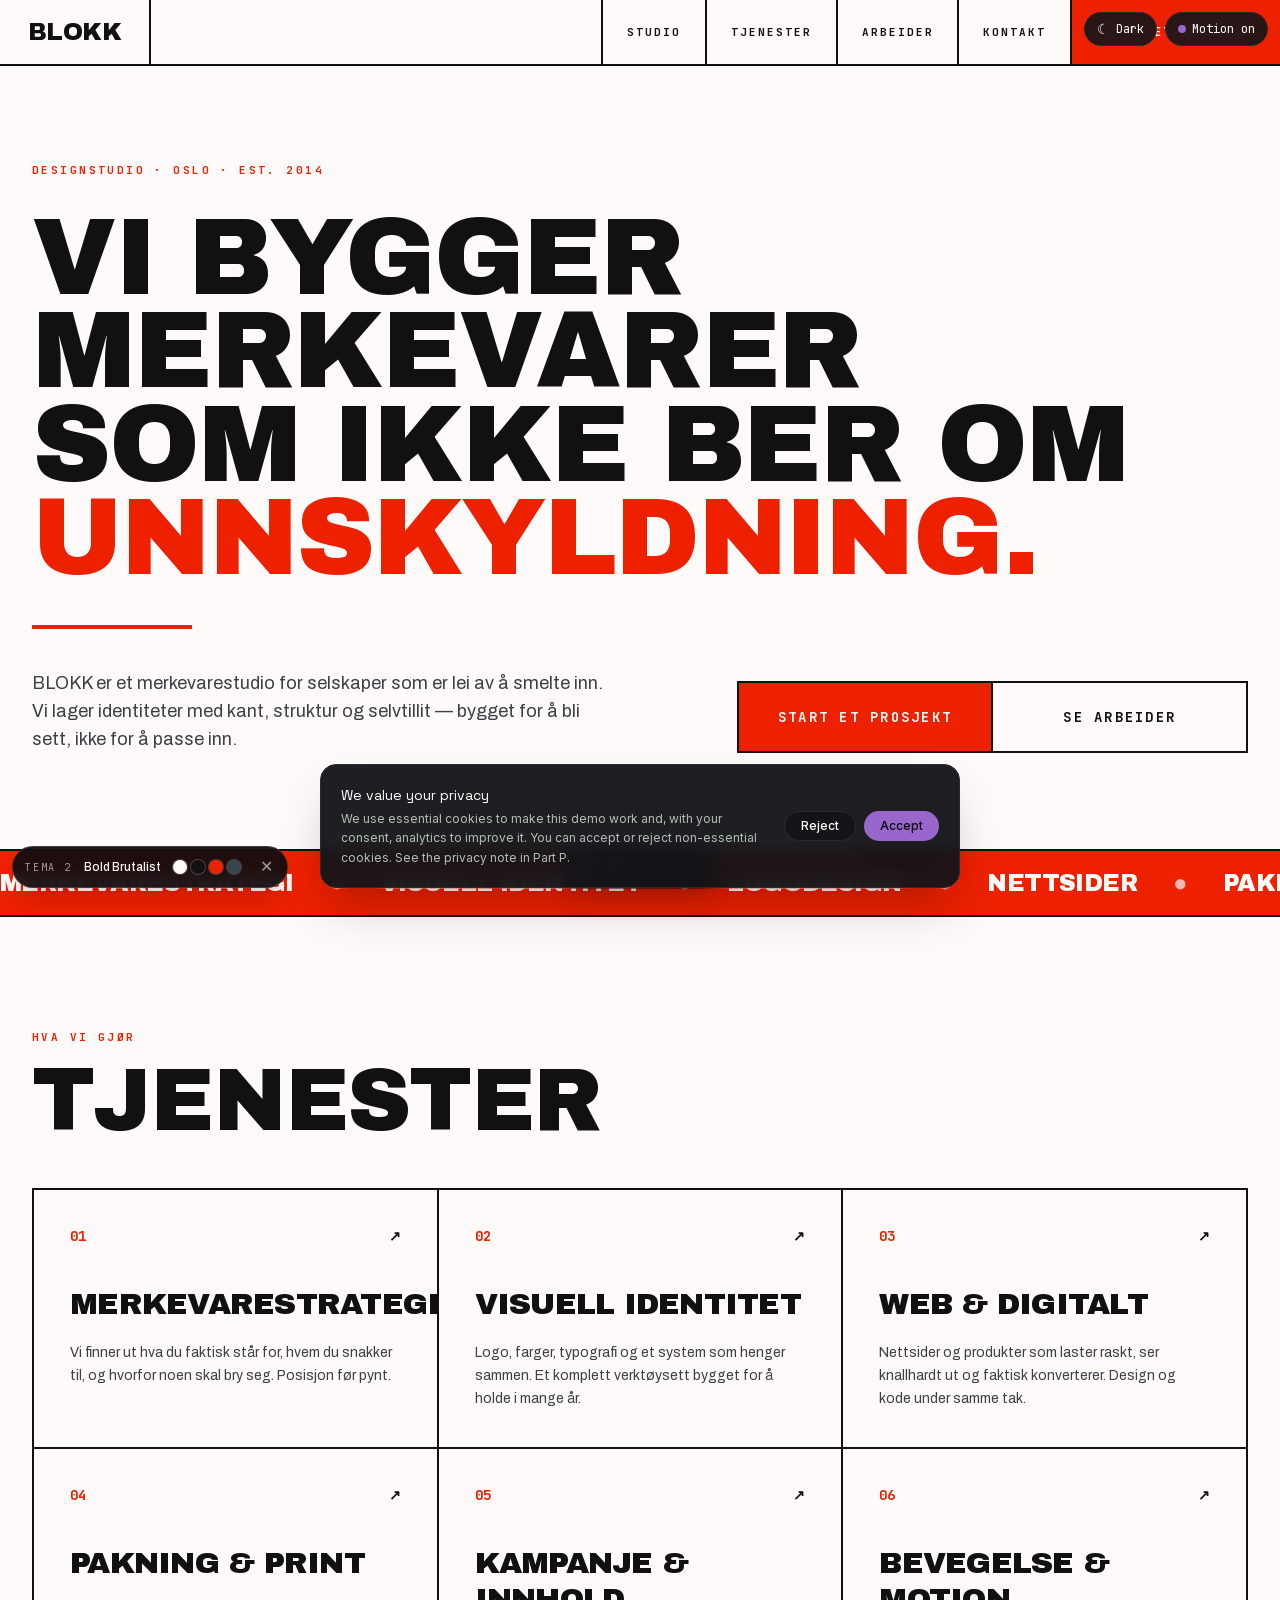
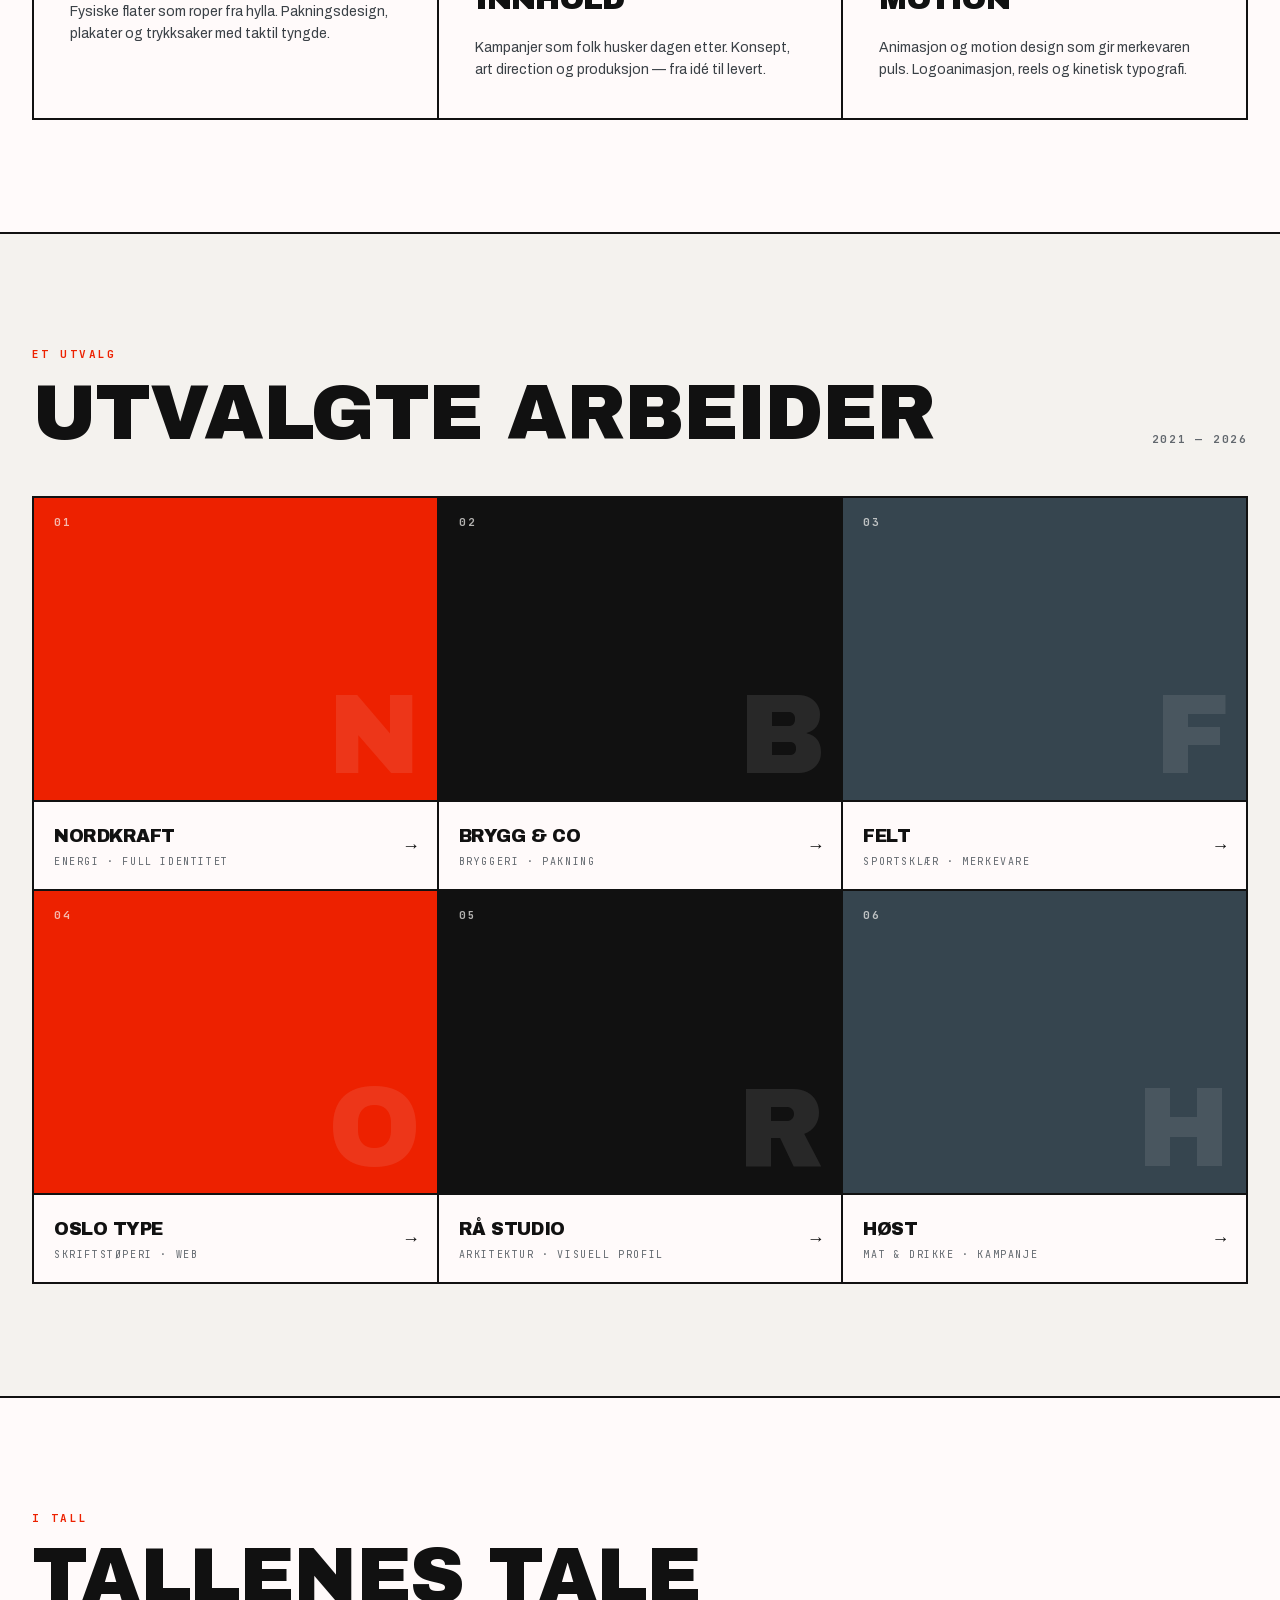
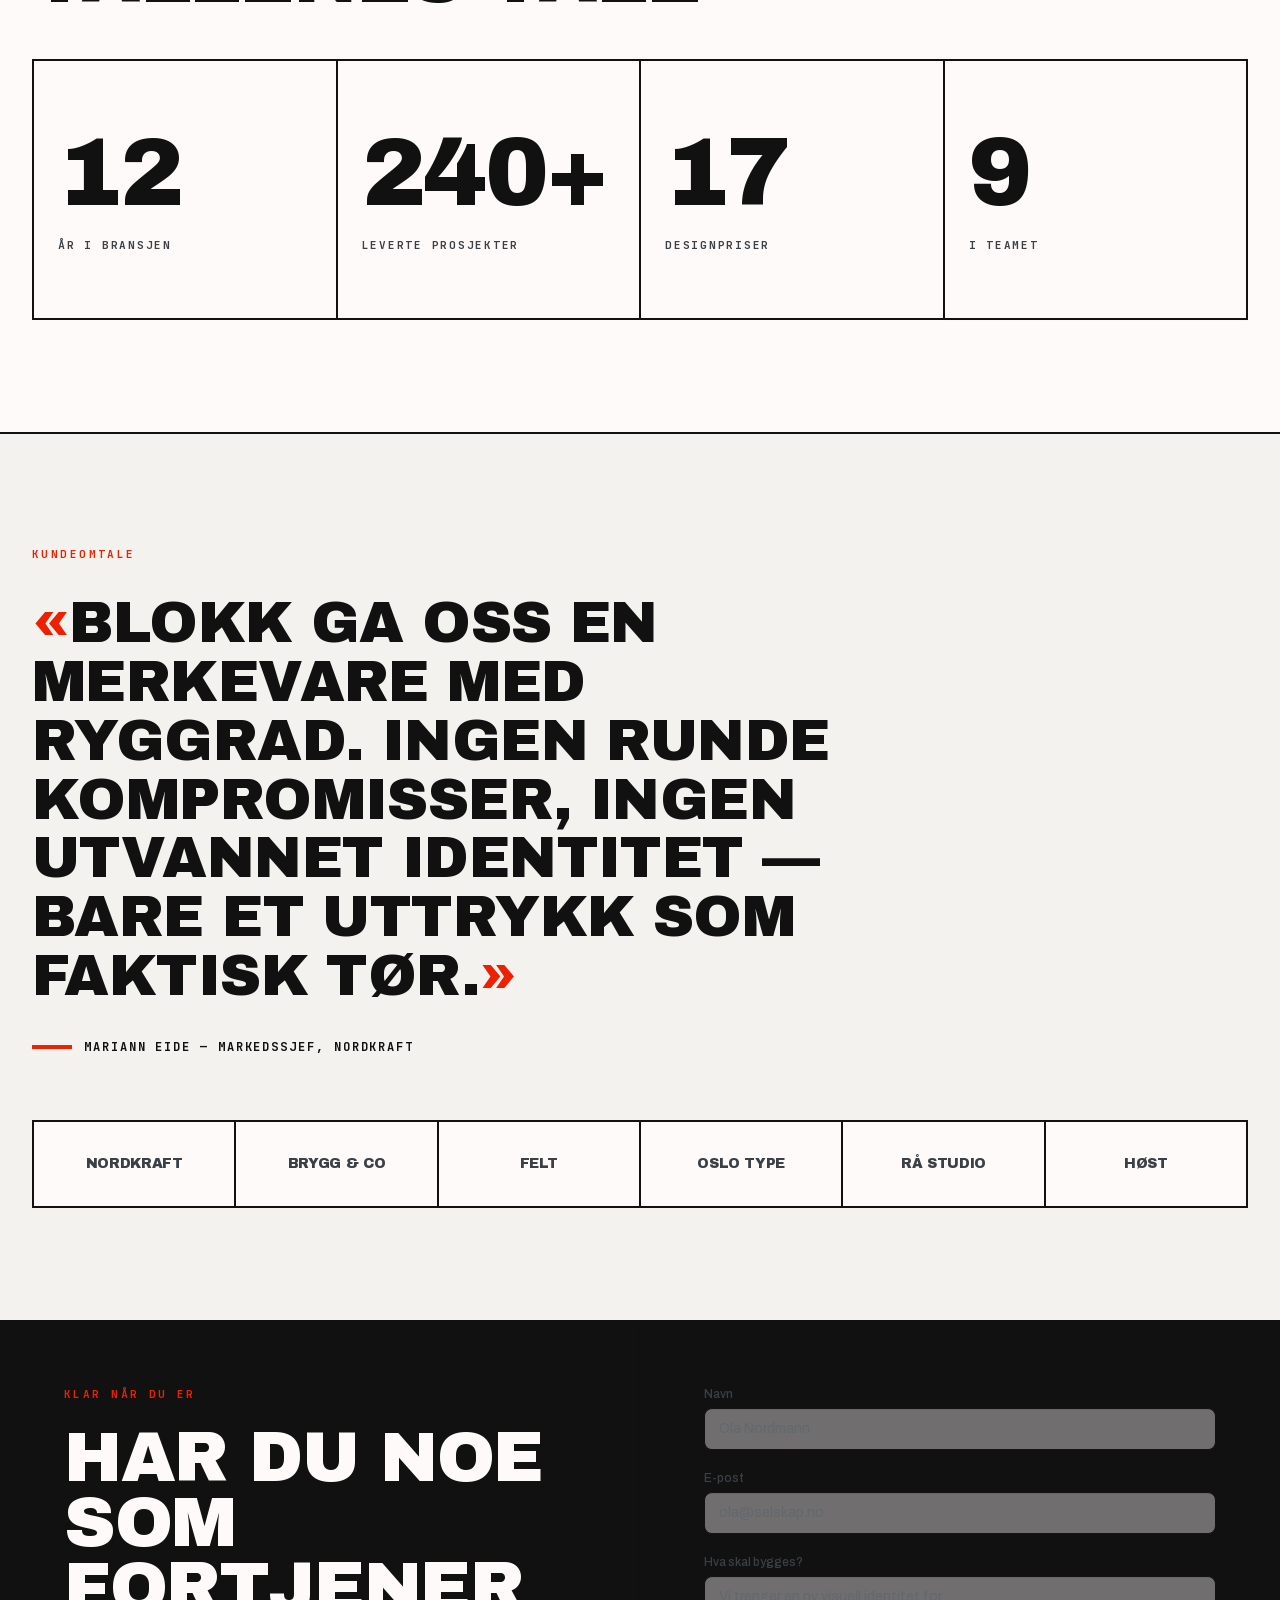
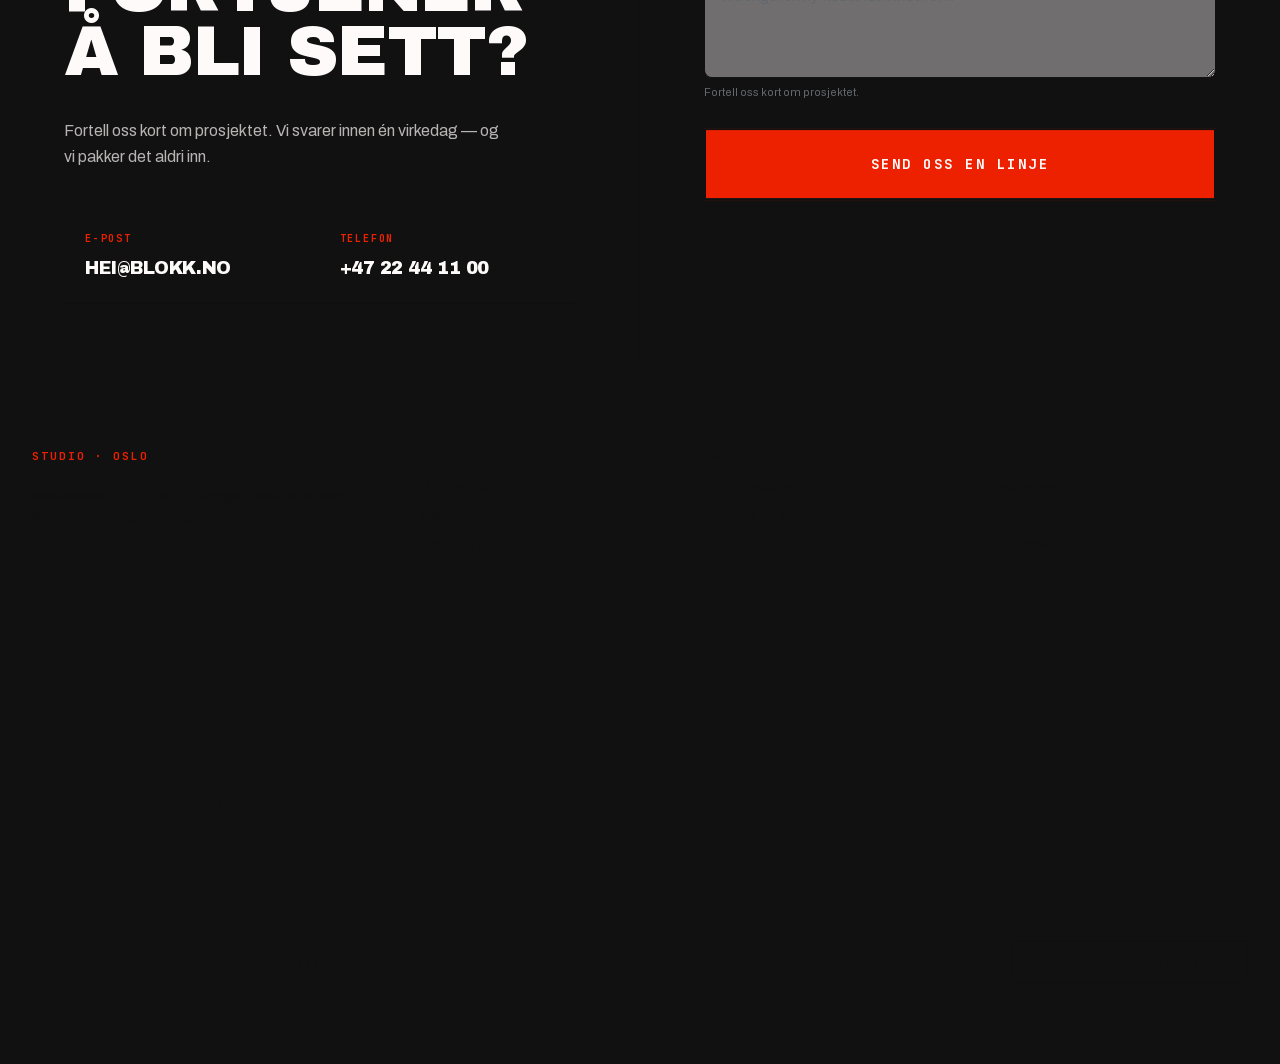
<file: tema/2/index.html>
<!DOCTYPE html><html lang="nb" class="dark __variable_f367f3 __variable_73ee6c __variable_eef148 __variable_0a80b4 __variable_07d15b __variable_eb41fe __variable_5afde0 __variable_93a132 __variable_dd5b2f __variable_158fa5 __variable_a4bae9 __variable_805830 __variable_3c557b"><head><meta charSet="utf-8"/><meta name="viewport" content="width=device-width, initial-scale=1"/><link rel="stylesheet" href="/_next/static/css/be36116535c6efb6.css" data-precedence="next"/><link rel="stylesheet" href="/_next/static/css/091cba3c0e9cf36c.css" data-precedence="next"/><link rel="preload" as="script" fetchPriority="low" href="/_next/static/chunks/webpack-ead7a0a60bedf2f0.js"/><script src="/_next/static/chunks/fd9d1056-e2e73be9bcc6cbc2.js" async=""></script><script src="/_next/static/chunks/117-acd5dda4c622585c.js" async=""></script><script src="/_next/static/chunks/main-app-d11d49f7336754f1.js" async=""></script><script src="/_next/static/chunks/972-5c005d1da27e3f58.js" async=""></script><script src="/_next/static/chunks/343-ac253c574fddc32e.js" async=""></script><script src="/_next/static/chunks/app/tema/2/page-5796c24dc18ca635.js" async=""></script><script src="/_next/static/chunks/c15bf2b0-7971b3d333b0cf68.js" async=""></script><script src="/_next/static/chunks/793-b4d9785de8a6275e.js" async=""></script><script src="/_next/static/chunks/app/layout-a27be5fb130b44f8.js" async=""></script><title>BLOKK — Bold Brutalist studio · Studio Demos</title><meta name="description" content="Massiv grotesk, harde kanter og scarlet kontrast. Tema 2: brutalisme."/><meta name="author" content="Studio Demos"/><meta name="keywords" content="nettsidedesign,webdesign Norge,temaer,bransjesider,Next.js,framer-motion,gsap,three.js,design demo"/><meta name="robots" content="index, follow"/><link rel="canonical" href="https://deskven.github.io/tema/2/"/><meta property="og:title" content="BLOKK — Bold Brutalist studio"/><meta property="og:description" content="Massiv grotesk, harde kanter og scarlet kontrast. Tema 2: brutalisme."/><meta property="og:url" content="https://deskven.github.io/tema/2/"/><meta property="og:site_name" content="BLOKK"/><meta property="og:locale" content="nb_NO"/><meta property="og:image" content="https://deskven.github.io/og.svg"/><meta name="twitter:card" content="summary_large_image"/><meta name="twitter:title" content="Studio Demos — ti komplette nettsidedesign"/><meta name="twitter:description" content="Fem temaer og fem bransjesider i ett."/><meta name="twitter:image" content="https://deskven.github.io/og.svg"/><link rel="icon" href="/icon.svg?5aa9c3a36ce4c17b" type="image/svg+xml" sizes="any"/><script>(function () {
  try {
    var t = localStorage.getItem('theme');
    if (t !== 'light' && t !== 'dark') t = 'dark';
    document.documentElement.classList.toggle('dark', t === 'dark');
    if (localStorage.getItem('reduce-motion') === '1') {
      document.documentElement.classList.add('reduce-motion');
    }
  } catch (e) {}
})();</script><script type="application/ld+json">{"@context":"https://schema.org","@graph":[{"@type":"Organization","@id":"https://deskven.github.io/#organization","name":"Studio Demos","url":"https://deskven.github.io","logo":"https://deskven.github.io/og.svg"},{"@type":"WebSite","@id":"https://deskven.github.io/#website","url":"https://deskven.github.io","name":"Studio Demos","inLanguage":"nb-NO","publisher":{"@id":"https://deskven.github.io/#organization"}}]}</script><script src="/_next/static/chunks/polyfills-42372ed130431b0a.js" noModule=""></script></head><body class="bg-ink font-sans text-snow antialiased"><a href="#main" class="skip-link">Hopp til innhold</a><div data-site="2" data-scheme="light" style="--bg:255 250 250;--card:255 255 255;--card-2:244 242 238;--border:17 17 17;--fg:17 17 17;--muted:58 64 70;--muted-2:98 104 110;--accent-rgb:237 33 0;--accent-2-rgb:17 17 17;--accent-contrast-rgb:255 250 250;--radius:0px;--font-display:var(--font-archivo-black);--font-body:var(--font-archivo)" class="relative min-h-screen bg-ink font-body text-snow antialiased before:fixed before:inset-0 before:-z-10 before:bg-ink before:content-[&#x27;&#x27;]"><header class="sticky top-0 z-40 border-b-2 border-line bg-ink"><div class="mx-auto flex max-w-7xl items-stretch justify-between"><a href="#studio" class="flex items-center border-r-2 border-line px-5 py-4 font-display text-2xl uppercase tracking-tight text-snow transition-colors duration-150 hover:bg-line hover:text-accent-contrast sm:px-7">BLOKK</a><nav class="hidden items-stretch md:flex"><a href="#studio" class="flex items-center border-l-2 border-line px-6 font-mono text-[11px] font-bold uppercase tracking-[0.18em] text-snow transition-colors duration-150 hover:bg-accent hover:text-accent-contrast">Studio</a><a href="#tjenester" class="flex items-center border-l-2 border-line px-6 font-mono text-[11px] font-bold uppercase tracking-[0.18em] text-snow transition-colors duration-150 hover:bg-accent hover:text-accent-contrast">Tjenester</a><a href="#arbeider" class="flex items-center border-l-2 border-line px-6 font-mono text-[11px] font-bold uppercase tracking-[0.18em] text-snow transition-colors duration-150 hover:bg-accent hover:text-accent-contrast">Arbeider</a><a href="#kontakt" class="flex items-center border-l-2 border-line px-6 font-mono text-[11px] font-bold uppercase tracking-[0.18em] text-snow transition-colors duration-150 hover:bg-accent hover:text-accent-contrast">Kontakt</a><a href="#kontakt" class="flex items-center border-l-2 border-line bg-accent px-7 font-mono text-[12px] font-bold uppercase tracking-[0.16em] text-accent-contrast transition-colors duration-150 hover:bg-line hover:text-accent-contrast">Start et prosjekt</a></nav><button type="button" aria-expanded="false" aria-controls="blokk-mobile-nav" class="flex items-center border-l-2 border-line bg-accent px-5 font-mono text-[12px] font-bold uppercase tracking-[0.16em] text-accent-contrast transition-colors duration-150 hover:bg-line md:hidden">Meny</button></div></header><main id="main"><section id="studio" class="border-b-2 border-line"><div class="mx-auto max-w-7xl px-5 pb-16 pt-16 sm:px-8 sm:pb-24 sm:pt-24"><div style="opacity:0;transform:translateY(24px)"><p class="font-mono text-[11px] font-bold uppercase tracking-[0.22em] text-accent">Designstudio · Oslo · Est. 2014</p></div><div style="opacity:0;transform:translateY(32px)"><h1 class="mt-8 break-words font-display text-[clamp(1.9rem,8.5vw,9rem)] uppercase leading-[0.86] tracking-[-0.02em] text-snow"><span class="block">VI BYGGER</span><span class="block">MERKEVARER</span><span class="block">SOM IKKE BER OM</span><span class="block"><span class="text-accent">UNNSKYLDNING.</span></span></h1></div><div style="opacity:0;transform:translateY(24px)"><div class="mt-10 h-1 w-40 bg-accent" aria-hidden="true"></div></div><div class="mt-10 grid grid-cols-1 gap-10 lg:grid-cols-[1.3fr_1fr] lg:items-end"><div style="opacity:0;transform:translateY(24px)"><p class="max-w-xl text-base leading-relaxed text-ash sm:text-lg">BLOKK er et merkevarestudio for selskaper som er lei av å smelte inn. Vi lager identiteter med kant, struktur og selvtillit — bygget for å bli sett, ikke for å passe inn.</p></div><div style="opacity:0;transform:translateY(24px)"><div class="flex flex-wrap gap-0 border-2 border-line"><a href="#kontakt" class="flex-1 bg-accent px-8 py-6 text-center font-mono text-sm font-bold uppercase tracking-[0.16em] text-accent-contrast transition-colors duration-150 hover:bg-line">Start et prosjekt</a><a href="#arbeider" class="flex-1 border-l-2 border-line bg-ink px-8 py-6 text-center font-mono text-sm font-bold uppercase tracking-[0.16em] text-snow transition-colors duration-150 hover:bg-accent hover:text-accent-contrast">Se arbeider</a></div></div></div></div></section><section aria-label="Tjenester i bevegelse" class="border-b-2 border-line bg-accent"><h2 class="sr-only">Hva vi leverer</h2><div class="overflow-hidden py-4"><div class="flex w-max items-center animate-blokk-marquee" style="will-change:transform" aria-hidden="true"><span class="flex items-center font-display text-xl uppercase tracking-tight text-accent-contrast sm:text-2xl">MERKEVARESTRATEGI<span class="mx-6 text-accent-contrast/70 sm:mx-9" aria-hidden="true">●</span></span><span class="flex items-center font-display text-xl uppercase tracking-tight text-accent-contrast sm:text-2xl">VISUELL IDENTITET<span class="mx-6 text-accent-contrast/70 sm:mx-9" aria-hidden="true">●</span></span><span class="flex items-center font-display text-xl uppercase tracking-tight text-accent-contrast sm:text-2xl">LOGODESIGN<span class="mx-6 text-accent-contrast/70 sm:mx-9" aria-hidden="true">●</span></span><span class="flex items-center font-display text-xl uppercase tracking-tight text-accent-contrast sm:text-2xl">NETTSIDER<span class="mx-6 text-accent-contrast/70 sm:mx-9" aria-hidden="true">●</span></span><span class="flex items-center font-display text-xl uppercase tracking-tight text-accent-contrast sm:text-2xl">PAKNINGSDESIGN<span class="mx-6 text-accent-contrast/70 sm:mx-9" aria-hidden="true">●</span></span><span class="flex items-center font-display text-xl uppercase tracking-tight text-accent-contrast sm:text-2xl">KAMPANJE<span class="mx-6 text-accent-contrast/70 sm:mx-9" aria-hidden="true">●</span></span><span class="flex items-center font-display text-xl uppercase tracking-tight text-accent-contrast sm:text-2xl">ART DIRECTION<span class="mx-6 text-accent-contrast/70 sm:mx-9" aria-hidden="true">●</span></span><span class="flex items-center font-display text-xl uppercase tracking-tight text-accent-contrast sm:text-2xl">TYPOGRAFI<span class="mx-6 text-accent-contrast/70 sm:mx-9" aria-hidden="true">●</span></span><span class="flex items-center font-display text-xl uppercase tracking-tight text-accent-contrast sm:text-2xl">REDAKSJONELT<span class="mx-6 text-accent-contrast/70 sm:mx-9" aria-hidden="true">●</span></span><span class="flex items-center font-display text-xl uppercase tracking-tight text-accent-contrast sm:text-2xl">BEVEGELSE<span class="mx-6 text-accent-contrast/70 sm:mx-9" aria-hidden="true">●</span></span><span class="flex items-center font-display text-xl uppercase tracking-tight text-accent-contrast sm:text-2xl">MERKEVARESTRATEGI<span class="mx-6 text-accent-contrast/70 sm:mx-9" aria-hidden="true">●</span></span><span class="flex items-center font-display text-xl uppercase tracking-tight text-accent-contrast sm:text-2xl">VISUELL IDENTITET<span class="mx-6 text-accent-contrast/70 sm:mx-9" aria-hidden="true">●</span></span><span class="flex items-center font-display text-xl uppercase tracking-tight text-accent-contrast sm:text-2xl">LOGODESIGN<span class="mx-6 text-accent-contrast/70 sm:mx-9" aria-hidden="true">●</span></span><span class="flex items-center font-display text-xl uppercase tracking-tight text-accent-contrast sm:text-2xl">NETTSIDER<span class="mx-6 text-accent-contrast/70 sm:mx-9" aria-hidden="true">●</span></span><span class="flex items-center font-display text-xl uppercase tracking-tight text-accent-contrast sm:text-2xl">PAKNINGSDESIGN<span class="mx-6 text-accent-contrast/70 sm:mx-9" aria-hidden="true">●</span></span><span class="flex items-center font-display text-xl uppercase tracking-tight text-accent-contrast sm:text-2xl">KAMPANJE<span class="mx-6 text-accent-contrast/70 sm:mx-9" aria-hidden="true">●</span></span><span class="flex items-center font-display text-xl uppercase tracking-tight text-accent-contrast sm:text-2xl">ART DIRECTION<span class="mx-6 text-accent-contrast/70 sm:mx-9" aria-hidden="true">●</span></span><span class="flex items-center font-display text-xl uppercase tracking-tight text-accent-contrast sm:text-2xl">TYPOGRAFI<span class="mx-6 text-accent-contrast/70 sm:mx-9" aria-hidden="true">●</span></span><span class="flex items-center font-display text-xl uppercase tracking-tight text-accent-contrast sm:text-2xl">REDAKSJONELT<span class="mx-6 text-accent-contrast/70 sm:mx-9" aria-hidden="true">●</span></span><span class="flex items-center font-display text-xl uppercase tracking-tight text-accent-contrast sm:text-2xl">BEVEGELSE<span class="mx-6 text-accent-contrast/70 sm:mx-9" aria-hidden="true">●</span></span></div></div><style>
        @keyframes blokkMarquee {
          from { transform: translateX(0); }
          to { transform: translateX(-50%); }
        }
        .animate-blokk-marquee {
          animation: blokkMarquee 26s linear infinite;
        }
        @media (prefers-reduced-motion: reduce) {
          .animate-blokk-marquee { animation: none; }
        }
      </style></section><section id="tjenester" class="border-b-2 border-line"><div class="mx-auto max-w-7xl px-5 pt-20 sm:px-8 sm:pt-28"><div style="opacity:0;transform:translateY(24px)"><p class="font-mono text-[11px] font-bold uppercase tracking-[0.22em] text-accent">Hva vi gjør</p></div><div style="opacity:0;transform:translateY(24px)"><h2 class="mt-4 font-display text-[clamp(2.4rem,7vw,5.5rem)] uppercase leading-[0.9] tracking-[-0.02em] text-snow">TJENESTER</h2></div></div><div class="mx-auto mt-12 max-w-7xl px-5 pb-20 sm:px-8 sm:pb-28"><div class="grid grid-cols-1 border-l-2 border-t-2 border-line sm:grid-cols-2 lg:grid-cols-3"><div style="opacity:0;transform:translateY(24px)"><article class="group flex h-full flex-col border-b-2 border-r-2 border-line bg-ink p-7 transition-colors duration-150 hover:bg-accent sm:p-9"><div class="flex items-baseline justify-between"><span class="font-mono text-sm font-bold text-accent transition-colors duration-150 group-hover:text-accent-contrast">01</span><span class="font-mono text-sm font-bold text-line transition-colors duration-150 group-hover:text-accent-contrast" aria-hidden="true">↗</span></div><h3 class="mt-10 font-display text-2xl uppercase leading-none tracking-tight text-snow transition-colors duration-150 group-hover:text-accent-contrast sm:text-3xl">Merkevarestrategi</h3><p class="mt-5 text-sm leading-relaxed text-ash transition-colors duration-150 group-hover:text-accent-contrast">Vi finner ut hva du faktisk står for, hvem du snakker til, og hvorfor noen skal bry seg. Posisjon før pynt.</p></article></div><div style="opacity:0;transform:translateY(24px)"><article class="group flex h-full flex-col border-b-2 border-r-2 border-line bg-ink p-7 transition-colors duration-150 hover:bg-accent sm:p-9"><div class="flex items-baseline justify-between"><span class="font-mono text-sm font-bold text-accent transition-colors duration-150 group-hover:text-accent-contrast">02</span><span class="font-mono text-sm font-bold text-line transition-colors duration-150 group-hover:text-accent-contrast" aria-hidden="true">↗</span></div><h3 class="mt-10 font-display text-2xl uppercase leading-none tracking-tight text-snow transition-colors duration-150 group-hover:text-accent-contrast sm:text-3xl">Visuell identitet</h3><p class="mt-5 text-sm leading-relaxed text-ash transition-colors duration-150 group-hover:text-accent-contrast">Logo, farger, typografi og et system som henger sammen. Et komplett verktøysett bygget for å holde i mange år.</p></article></div><div style="opacity:0;transform:translateY(24px)"><article class="group flex h-full flex-col border-b-2 border-r-2 border-line bg-ink p-7 transition-colors duration-150 hover:bg-accent sm:p-9"><div class="flex items-baseline justify-between"><span class="font-mono text-sm font-bold text-accent transition-colors duration-150 group-hover:text-accent-contrast">03</span><span class="font-mono text-sm font-bold text-line transition-colors duration-150 group-hover:text-accent-contrast" aria-hidden="true">↗</span></div><h3 class="mt-10 font-display text-2xl uppercase leading-none tracking-tight text-snow transition-colors duration-150 group-hover:text-accent-contrast sm:text-3xl">Web &amp; digitalt</h3><p class="mt-5 text-sm leading-relaxed text-ash transition-colors duration-150 group-hover:text-accent-contrast">Nettsider og produkter som laster raskt, ser knallhardt ut og faktisk konverterer. Design og kode under samme tak.</p></article></div><div style="opacity:0;transform:translateY(24px)"><article class="group flex h-full flex-col border-b-2 border-r-2 border-line bg-ink p-7 transition-colors duration-150 hover:bg-accent sm:p-9"><div class="flex items-baseline justify-between"><span class="font-mono text-sm font-bold text-accent transition-colors duration-150 group-hover:text-accent-contrast">04</span><span class="font-mono text-sm font-bold text-line transition-colors duration-150 group-hover:text-accent-contrast" aria-hidden="true">↗</span></div><h3 class="mt-10 font-display text-2xl uppercase leading-none tracking-tight text-snow transition-colors duration-150 group-hover:text-accent-contrast sm:text-3xl">Pakning &amp; print</h3><p class="mt-5 text-sm leading-relaxed text-ash transition-colors duration-150 group-hover:text-accent-contrast">Fysiske flater som roper fra hylla. Pakningsdesign, plakater og trykksaker med taktil tyngde.</p></article></div><div style="opacity:0;transform:translateY(24px)"><article class="group flex h-full flex-col border-b-2 border-r-2 border-line bg-ink p-7 transition-colors duration-150 hover:bg-accent sm:p-9"><div class="flex items-baseline justify-between"><span class="font-mono text-sm font-bold text-accent transition-colors duration-150 group-hover:text-accent-contrast">05</span><span class="font-mono text-sm font-bold text-line transition-colors duration-150 group-hover:text-accent-contrast" aria-hidden="true">↗</span></div><h3 class="mt-10 font-display text-2xl uppercase leading-none tracking-tight text-snow transition-colors duration-150 group-hover:text-accent-contrast sm:text-3xl">Kampanje &amp; innhold</h3><p class="mt-5 text-sm leading-relaxed text-ash transition-colors duration-150 group-hover:text-accent-contrast">Kampanjer som folk husker dagen etter. Konsept, art direction og produksjon — fra idé til levert.</p></article></div><div style="opacity:0;transform:translateY(24px)"><article class="group flex h-full flex-col border-b-2 border-r-2 border-line bg-ink p-7 transition-colors duration-150 hover:bg-accent sm:p-9"><div class="flex items-baseline justify-between"><span class="font-mono text-sm font-bold text-accent transition-colors duration-150 group-hover:text-accent-contrast">06</span><span class="font-mono text-sm font-bold text-line transition-colors duration-150 group-hover:text-accent-contrast" aria-hidden="true">↗</span></div><h3 class="mt-10 font-display text-2xl uppercase leading-none tracking-tight text-snow transition-colors duration-150 group-hover:text-accent-contrast sm:text-3xl">Bevegelse &amp; motion</h3><p class="mt-5 text-sm leading-relaxed text-ash transition-colors duration-150 group-hover:text-accent-contrast">Animasjon og motion design som gir merkevaren puls. Logoanimasjon, reels og kinetisk typografi.</p></article></div></div></div></section><section id="arbeider" class="border-b-2 border-line bg-surface-2"><div class="mx-auto max-w-7xl px-5 pt-20 sm:px-8 sm:pt-28"><div class="flex flex-wrap items-end justify-between gap-6"><div><div style="opacity:0;transform:translateY(24px)"><p class="font-mono text-[11px] font-bold uppercase tracking-[0.22em] text-accent">Et utvalg</p></div><div style="opacity:0;transform:translateY(24px)"><h2 class="mt-4 font-display text-[clamp(2.2rem,6vw,5rem)] uppercase leading-[0.9] tracking-[-0.02em] text-snow">UTVALGTE ARBEIDER</h2></div></div><div style="opacity:0;transform:translateY(24px)"><p class="font-mono text-[11px] font-bold uppercase tracking-[0.16em] text-slate2">2021 — 2026</p></div></div></div><div class="mx-auto mt-12 max-w-7xl px-5 pb-20 sm:px-8 sm:pb-28"><div class="grid grid-cols-1 border-l-2 border-t-2 border-line sm:grid-cols-2 lg:grid-cols-3"><div style="opacity:0;transform:translateY(24px)"><a href="#kontakt" class="group block border-b-2 border-r-2 border-line bg-ink"><div class="relative aspect-[4/3] overflow-hidden" role="img" aria-label="Prosjekt: NORDKRAFT, Energi · Full identitet"><div class="absolute inset-0" style="background:#ED2100" aria-hidden="true"></div><div class="absolute inset-0 translate-y-full bg-accent transition-transform duration-150 ease-out group-hover:translate-y-0" aria-hidden="true"></div><span class="absolute left-5 top-4 font-mono text-[11px] font-bold uppercase tracking-[0.18em] text-paper/70 transition-colors duration-150 group-hover:text-accent-contrast">01</span><span class="absolute bottom-2 right-4 font-display text-[5rem] uppercase leading-none text-paper/10 transition-colors duration-150 group-hover:text-accent-contrast/20 sm:text-[7rem]" aria-hidden="true">N</span></div><div class="flex items-center justify-between gap-3 border-t-2 border-line p-5"><div><p class="font-display text-lg uppercase tracking-tight text-snow">NORDKRAFT</p><p class="mt-1 font-mono text-[10px] uppercase tracking-[0.16em] text-slate2">Energi · Full identitet</p></div><span class="font-mono text-lg text-line transition-colors duration-150 group-hover:text-accent" aria-hidden="true">→</span></div></a></div><div style="opacity:0;transform:translateY(24px)"><a href="#kontakt" class="group block border-b-2 border-r-2 border-line bg-ink"><div class="relative aspect-[4/3] overflow-hidden" role="img" aria-label="Prosjekt: BRYGG &amp; CO, Bryggeri · Pakning"><div class="absolute inset-0" style="background:#111111" aria-hidden="true"></div><div class="absolute inset-0 translate-y-full bg-accent transition-transform duration-150 ease-out group-hover:translate-y-0" aria-hidden="true"></div><span class="absolute left-5 top-4 font-mono text-[11px] font-bold uppercase tracking-[0.18em] text-paper/70 transition-colors duration-150 group-hover:text-accent-contrast">02</span><span class="absolute bottom-2 right-4 font-display text-[5rem] uppercase leading-none text-paper/10 transition-colors duration-150 group-hover:text-accent-contrast/20 sm:text-[7rem]" aria-hidden="true">B</span></div><div class="flex items-center justify-between gap-3 border-t-2 border-line p-5"><div><p class="font-display text-lg uppercase tracking-tight text-snow">BRYGG &amp; CO</p><p class="mt-1 font-mono text-[10px] uppercase tracking-[0.16em] text-slate2">Bryggeri · Pakning</p></div><span class="font-mono text-lg text-line transition-colors duration-150 group-hover:text-accent" aria-hidden="true">→</span></div></a></div><div style="opacity:0;transform:translateY(24px)"><a href="#kontakt" class="group block border-b-2 border-r-2 border-line bg-ink"><div class="relative aspect-[4/3] overflow-hidden" role="img" aria-label="Prosjekt: FELT, Sportsklær · Merkevare"><div class="absolute inset-0" style="background:#36454F" aria-hidden="true"></div><div class="absolute inset-0 translate-y-full bg-accent transition-transform duration-150 ease-out group-hover:translate-y-0" aria-hidden="true"></div><span class="absolute left-5 top-4 font-mono text-[11px] font-bold uppercase tracking-[0.18em] text-paper/70 transition-colors duration-150 group-hover:text-accent-contrast">03</span><span class="absolute bottom-2 right-4 font-display text-[5rem] uppercase leading-none text-paper/10 transition-colors duration-150 group-hover:text-accent-contrast/20 sm:text-[7rem]" aria-hidden="true">F</span></div><div class="flex items-center justify-between gap-3 border-t-2 border-line p-5"><div><p class="font-display text-lg uppercase tracking-tight text-snow">FELT</p><p class="mt-1 font-mono text-[10px] uppercase tracking-[0.16em] text-slate2">Sportsklær · Merkevare</p></div><span class="font-mono text-lg text-line transition-colors duration-150 group-hover:text-accent" aria-hidden="true">→</span></div></a></div><div style="opacity:0;transform:translateY(24px)"><a href="#kontakt" class="group block border-b-2 border-r-2 border-line bg-ink"><div class="relative aspect-[4/3] overflow-hidden" role="img" aria-label="Prosjekt: OSLO TYPE, Skriftstøperi · Web"><div class="absolute inset-0" style="background:#ED2100" aria-hidden="true"></div><div class="absolute inset-0 translate-y-full bg-accent transition-transform duration-150 ease-out group-hover:translate-y-0" aria-hidden="true"></div><span class="absolute left-5 top-4 font-mono text-[11px] font-bold uppercase tracking-[0.18em] text-paper/70 transition-colors duration-150 group-hover:text-accent-contrast">04</span><span class="absolute bottom-2 right-4 font-display text-[5rem] uppercase leading-none text-paper/10 transition-colors duration-150 group-hover:text-accent-contrast/20 sm:text-[7rem]" aria-hidden="true">O</span></div><div class="flex items-center justify-between gap-3 border-t-2 border-line p-5"><div><p class="font-display text-lg uppercase tracking-tight text-snow">OSLO TYPE</p><p class="mt-1 font-mono text-[10px] uppercase tracking-[0.16em] text-slate2">Skriftstøperi · Web</p></div><span class="font-mono text-lg text-line transition-colors duration-150 group-hover:text-accent" aria-hidden="true">→</span></div></a></div><div style="opacity:0;transform:translateY(24px)"><a href="#kontakt" class="group block border-b-2 border-r-2 border-line bg-ink"><div class="relative aspect-[4/3] overflow-hidden" role="img" aria-label="Prosjekt: RÅ STUDIO, Arkitektur · Visuell profil"><div class="absolute inset-0" style="background:#111111" aria-hidden="true"></div><div class="absolute inset-0 translate-y-full bg-accent transition-transform duration-150 ease-out group-hover:translate-y-0" aria-hidden="true"></div><span class="absolute left-5 top-4 font-mono text-[11px] font-bold uppercase tracking-[0.18em] text-paper/70 transition-colors duration-150 group-hover:text-accent-contrast">05</span><span class="absolute bottom-2 right-4 font-display text-[5rem] uppercase leading-none text-paper/10 transition-colors duration-150 group-hover:text-accent-contrast/20 sm:text-[7rem]" aria-hidden="true">R</span></div><div class="flex items-center justify-between gap-3 border-t-2 border-line p-5"><div><p class="font-display text-lg uppercase tracking-tight text-snow">RÅ STUDIO</p><p class="mt-1 font-mono text-[10px] uppercase tracking-[0.16em] text-slate2">Arkitektur · Visuell profil</p></div><span class="font-mono text-lg text-line transition-colors duration-150 group-hover:text-accent" aria-hidden="true">→</span></div></a></div><div style="opacity:0;transform:translateY(24px)"><a href="#kontakt" class="group block border-b-2 border-r-2 border-line bg-ink"><div class="relative aspect-[4/3] overflow-hidden" role="img" aria-label="Prosjekt: HØST, Mat &amp; drikke · Kampanje"><div class="absolute inset-0" style="background:#36454F" aria-hidden="true"></div><div class="absolute inset-0 translate-y-full bg-accent transition-transform duration-150 ease-out group-hover:translate-y-0" aria-hidden="true"></div><span class="absolute left-5 top-4 font-mono text-[11px] font-bold uppercase tracking-[0.18em] text-paper/70 transition-colors duration-150 group-hover:text-accent-contrast">06</span><span class="absolute bottom-2 right-4 font-display text-[5rem] uppercase leading-none text-paper/10 transition-colors duration-150 group-hover:text-accent-contrast/20 sm:text-[7rem]" aria-hidden="true">H</span></div><div class="flex items-center justify-between gap-3 border-t-2 border-line p-5"><div><p class="font-display text-lg uppercase tracking-tight text-snow">HØST</p><p class="mt-1 font-mono text-[10px] uppercase tracking-[0.16em] text-slate2">Mat &amp; drikke · Kampanje</p></div><span class="font-mono text-lg text-line transition-colors duration-150 group-hover:text-accent" aria-hidden="true">→</span></div></a></div></div></div></section><section class="border-b-2 border-line"><div class="mx-auto max-w-7xl px-5 pt-20 sm:px-8 sm:pt-28"><div style="opacity:0;transform:translateY(24px)"><p class="font-mono text-[11px] font-bold uppercase tracking-[0.22em] text-accent">I tall</p></div><div style="opacity:0;transform:translateY(24px)"><h2 class="mt-4 font-display text-[clamp(2.2rem,6vw,5rem)] uppercase leading-[0.9] tracking-[-0.02em] text-snow">TALLENES TALE</h2></div></div><div class="mx-auto mt-12 max-w-7xl px-5 pb-20 sm:px-8 sm:pb-28"><div class="grid grid-cols-2 border-l-2 border-t-2 border-line lg:grid-cols-4"><div style="opacity:0;transform:translateY(24px)"><div class="group border-b-2 border-r-2 border-line bg-ink px-6 py-12 transition-colors duration-150 hover:bg-accent sm:py-16"><p class="font-display text-[clamp(3rem,8vw,6rem)] uppercase leading-none tracking-tight text-snow transition-colors duration-150 group-hover:text-accent-contrast">12</p><p class="mt-4 font-mono text-[11px] font-bold uppercase tracking-[0.16em] text-ash transition-colors duration-150 group-hover:text-accent-contrast">år i bransjen</p></div></div><div style="opacity:0;transform:translateY(24px)"><div class="group border-b-2 border-r-2 border-line bg-ink px-6 py-12 transition-colors duration-150 hover:bg-accent sm:py-16"><p class="font-display text-[clamp(3rem,8vw,6rem)] uppercase leading-none tracking-tight text-snow transition-colors duration-150 group-hover:text-accent-contrast">240+</p><p class="mt-4 font-mono text-[11px] font-bold uppercase tracking-[0.16em] text-ash transition-colors duration-150 group-hover:text-accent-contrast">leverte prosjekter</p></div></div><div style="opacity:0;transform:translateY(24px)"><div class="group border-b-2 border-r-2 border-line bg-ink px-6 py-12 transition-colors duration-150 hover:bg-accent sm:py-16"><p class="font-display text-[clamp(3rem,8vw,6rem)] uppercase leading-none tracking-tight text-snow transition-colors duration-150 group-hover:text-accent-contrast">17</p><p class="mt-4 font-mono text-[11px] font-bold uppercase tracking-[0.16em] text-ash transition-colors duration-150 group-hover:text-accent-contrast">design­priser</p></div></div><div style="opacity:0;transform:translateY(24px)"><div class="group border-b-2 border-r-2 border-line bg-ink px-6 py-12 transition-colors duration-150 hover:bg-accent sm:py-16"><p class="font-display text-[clamp(3rem,8vw,6rem)] uppercase leading-none tracking-tight text-snow transition-colors duration-150 group-hover:text-accent-contrast">9</p><p class="mt-4 font-mono text-[11px] font-bold uppercase tracking-[0.16em] text-ash transition-colors duration-150 group-hover:text-accent-contrast">i teamet</p></div></div></div></div></section><section class="border-b-2 border-line bg-surface-2"><div class="mx-auto max-w-7xl px-5 pb-0 pt-20 sm:px-8 sm:pt-28"><div style="opacity:0;transform:translateY(24px)"><p class="font-mono text-[11px] font-bold uppercase tracking-[0.22em] text-accent">Kundeomtale</p></div><div style="opacity:0;transform:translateY(28px)"><blockquote class="mt-8 max-w-4xl"><p class="font-display text-[clamp(1.8rem,4.6vw,3.6rem)] uppercase leading-[1.02] tracking-[-0.01em] text-snow"><span class="text-accent">«</span>BLOKK ga oss en merkevare med ryggrad. Ingen runde kompromisser, ingen utvannet identitet — bare et uttrykk som faktisk tør.<span class="text-accent">»</span></p><footer class="mt-8 flex items-center gap-3"><span class="h-1 w-10 bg-accent" aria-hidden="true"></span><cite class="font-mono text-[12px] font-bold uppercase not-italic tracking-[0.16em] text-snow">Mariann Eide<!-- --> — <!-- -->Markedssjef, Nordkraft</cite></footer></blockquote></div></div><div class="mx-auto mt-16 max-w-7xl px-5 pb-20 sm:px-8 sm:pb-28"><div style="opacity:0;transform:translateY(24px)"><ul class="grid grid-cols-2 border-l-2 border-t-2 border-line sm:grid-cols-3 lg:grid-cols-6"><li class="flex items-center justify-center border-b-2 border-r-2 border-line bg-ink px-4 py-8 text-center font-display text-sm uppercase tracking-tight text-ash transition-colors duration-150 hover:bg-accent hover:text-accent-contrast">NORDKRAFT</li><li class="flex items-center justify-center border-b-2 border-r-2 border-line bg-ink px-4 py-8 text-center font-display text-sm uppercase tracking-tight text-ash transition-colors duration-150 hover:bg-accent hover:text-accent-contrast">BRYGG &amp; CO</li><li class="flex items-center justify-center border-b-2 border-r-2 border-line bg-ink px-4 py-8 text-center font-display text-sm uppercase tracking-tight text-ash transition-colors duration-150 hover:bg-accent hover:text-accent-contrast">FELT</li><li class="flex items-center justify-center border-b-2 border-r-2 border-line bg-ink px-4 py-8 text-center font-display text-sm uppercase tracking-tight text-ash transition-colors duration-150 hover:bg-accent hover:text-accent-contrast">OSLO TYPE</li><li class="flex items-center justify-center border-b-2 border-r-2 border-line bg-ink px-4 py-8 text-center font-display text-sm uppercase tracking-tight text-ash transition-colors duration-150 hover:bg-accent hover:text-accent-contrast">RÅ STUDIO</li><li class="flex items-center justify-center border-b-2 border-r-2 border-line bg-ink px-4 py-8 text-center font-display text-sm uppercase tracking-tight text-ash transition-colors duration-150 hover:bg-accent hover:text-accent-contrast">HØST</li></ul></div></div></section><section id="kontakt" class="border-b-2 border-line bg-accent-2"><div class="mx-auto grid max-w-7xl grid-cols-1 gap-0 lg:grid-cols-2"><div class="border-line/40 p-8 sm:p-12 lg:border-r-2 lg:p-16"><div style="opacity:0;transform:translateY(24px)"><p class="font-mono text-[11px] font-bold uppercase tracking-[0.22em] text-accent">Klar når du er</p></div><div style="opacity:0;transform:translateY(28px)"><h2 class="mt-6 font-display text-[clamp(2.2rem,5.5vw,4.5rem)] uppercase leading-[0.92] tracking-[-0.02em] text-accent-contrast">HAR DU NOE SOM FORTJENER Å BLI SETT?</h2></div><div style="opacity:0;transform:translateY(24px)"><p class="mt-8 max-w-md text-base leading-relaxed text-accent-contrast/70">Fortell oss kort om prosjektet. Vi svarer innen én virkedag — og vi pakker det aldri inn.</p></div><div style="opacity:0;transform:translateY(24px)"><dl class="mt-10 grid grid-cols-1 gap-px border border-line/30 bg-line/30 sm:grid-cols-2"><div class="bg-accent-2 p-5"><dt class="font-mono text-[10px] font-bold uppercase tracking-[0.18em] text-accent">E-post</dt><dd class="mt-2"><a href="mailto:hei@blokk.no" class="font-display text-lg uppercase tracking-tight text-accent-contrast transition-colors duration-150 hover:text-accent">hei@blokk.no</a></dd></div><div class="bg-accent-2 p-5"><dt class="font-mono text-[10px] font-bold uppercase tracking-[0.18em] text-accent">Telefon</dt><dd class="mt-2"><a href="tel:+4722441100" class="font-display text-lg uppercase tracking-tight text-accent-contrast transition-colors duration-150 hover:text-accent">+47 22 44 11 00</a></dd></div></dl></div></div><div class="border-t-2 border-line/40 p-8 sm:p-12 lg:border-t-0 lg:p-16"><div style="opacity:0;transform:translateY(24px)"><form class="flex flex-col gap-5" noValidate=""><div class="flex flex-col gap-1.5"><label for=":R1lspuusmkq:" class="text-xs font-medium text-ash">Navn</label><input class="w-full rounded-lg border bg-ink/40 px-3.5 py-2.5 text-sm text-snow placeholder:text-slate2 transition-colors focus-visible:outline-none focus-visible:ring-2 focus-visible:ring-accent/60 border-line" id=":R1lspuusmkq:" required="" placeholder="Ola Nordmann" autoComplete="name" name="navn"/></div><div class="flex flex-col gap-1.5"><label for=":R2lspuusmkq:" class="text-xs font-medium text-ash">E-post</label><input class="w-full rounded-lg border bg-ink/40 px-3.5 py-2.5 text-sm text-snow placeholder:text-slate2 transition-colors focus-visible:outline-none focus-visible:ring-2 focus-visible:ring-accent/60 border-line" id=":R2lspuusmkq:" type="email" required="" placeholder="ola@selskap.no" autoComplete="email" name="epost"/></div><div class="flex flex-col gap-1.5"><label for=":R3lspuusmkq:" class="text-xs font-medium text-ash">Hva skal bygges?</label><textarea class="w-full rounded-lg border bg-ink/40 px-3.5 py-2.5 text-sm text-snow placeholder:text-slate2 transition-colors focus-visible:outline-none focus-visible:ring-2 focus-visible:ring-accent/60 border-line" id=":R3lspuusmkq:" name="melding" required="" rows="4" aria-describedby=":R3lspuusmkq:-hint" placeholder="Vi trenger en ny visuell identitet for ..."></textarea><p id=":R3lspuusmkq:-hint" class="text-[11px] text-slate2">Fortell oss kort om prosjektet.</p></div><button type="submit" class="mt-2 w-full border-2 border-line bg-accent px-8 py-6 font-mono text-sm font-bold uppercase tracking-[0.18em] text-accent-contrast transition-colors duration-150 hover:bg-snow hover:text-accent-2">Send oss en linje</button></form></div></div></div></section></main><footer class="bg-accent-2 text-snow"><div class="mx-auto max-w-7xl px-5 py-16 sm:px-8 sm:py-20"><div class="grid grid-cols-1 gap-10 border-b-2 border-line/30 pb-12 lg:grid-cols-[1.4fr_1fr_1fr_1fr]"><div><p class="font-mono text-[11px] font-bold uppercase tracking-[0.18em] text-accent">Studio · Oslo</p><p class="mt-5 max-w-xs text-sm leading-relaxed text-snow/70">Merkevarestudio i Oslo. Vi bygger identiteter som ikke ber om unnskyldning.</p></div><div><p class="font-mono text-[10px] font-bold uppercase tracking-[0.2em] text-snow/50">Studio</p><ul class="mt-4 space-y-2"><li class="text-sm text-snow/80 transition-colors duration-150 hover:text-accent">Bygdøy allé 4</li><li class="text-sm text-snow/80 transition-colors duration-150 hover:text-accent">0257 Oslo</li><li class="text-sm text-snow/80 transition-colors duration-150 hover:text-accent">Org. 921 553 008</li></ul></div><div><p class="font-mono text-[10px] font-bold uppercase tracking-[0.2em] text-snow/50">Kontakt</p><ul class="mt-4 space-y-2"><li class="text-sm text-snow/80 transition-colors duration-150 hover:text-accent">hei@blokk.no</li><li class="text-sm text-snow/80 transition-colors duration-150 hover:text-accent">+47 22 44 11 00</li></ul></div><div><p class="font-mono text-[10px] font-bold uppercase tracking-[0.2em] text-snow/50">Følg</p><ul class="mt-4 space-y-2"><li class="text-sm text-snow/80 transition-colors duration-150 hover:text-accent">Instagram</li><li class="text-sm text-snow/80 transition-colors duration-150 hover:text-accent">LinkedIn</li><li class="text-sm text-snow/80 transition-colors duration-150 hover:text-accent">Behance</li></ul></div></div><p class="mt-12 select-none break-all font-display text-[clamp(3.5rem,22vw,16rem)] uppercase leading-[0.8] tracking-tight text-snow" aria-hidden="true">BLOKK</p><div class="mt-12 flex flex-wrap items-center justify-between gap-6 border-t-2 border-line/30 pt-8"><p class="font-mono text-[10px] uppercase tracking-[0.18em] text-snow/50">© 2026 BLOKK Studio AS · Org. 921 553 008 · Demo</p><a class="border-2 border-snow/40 px-5 py-3 font-mono text-[11px] font-bold uppercase tracking-[0.16em] text-snow transition-colors duration-150 hover:bg-accent hover:text-accent-contrast" href="/">← Tilbake til oversikt</a></div></div></footer><aside class="fixed bottom-3 left-3 z-[55] flex max-w-[78vw] items-center gap-3 rounded-full border border-white/15 bg-inkfixed/90 py-1.5 pl-3 pr-1.5 text-paper shadow-xl backdrop-blur" aria-label="Palett for BLOKK: Snow · Charcoal · Scarlet"><span class="font-mono text-[10px] uppercase tracking-[0.18em] text-paper/60">Tema 2</span><span class="hidden text-xs font-medium sm:inline">Bold Brutalist</span><span class="flex items-center gap-1" aria-hidden="true"><span class="h-3.5 w-3.5 rounded-full ring-1 ring-white/20" style="background:#FFFAFA" title="#FFFAFA"></span><span class="h-3.5 w-3.5 rounded-full ring-1 ring-white/20" style="background:#111111" title="#111111"></span><span class="h-3.5 w-3.5 rounded-full ring-1 ring-white/20" style="background:#ED2100" title="#ED2100"></span><span class="h-3.5 w-3.5 rounded-full ring-1 ring-white/20" style="background:#36454F" title="#36454F"></span></span><button type="button" aria-label="Skjul palett-etikett" class="grid h-7 w-7 place-items-center rounded-full text-paper/60 transition-colors hover:bg-white/10 hover:text-paper">✕</button></aside></div><div class="fixed bottom-3 left-1/2 z-[60] -translate-x-1/2"><button type="button" aria-expanded="false" aria-label="Åpne demo-velger" class="flex items-center gap-2.5 rounded-full border border-white/15 bg-inkfixed/90 py-2 pl-3.5 pr-2.5 text-paper shadow-xl backdrop-blur transition-transform hover:-translate-y-0.5"><span aria-hidden="true" class="grid grid-cols-2 gap-0.5"><span class="h-1.5 w-1.5 rounded-[1px] bg-paper/70"></span><span class="h-1.5 w-1.5 rounded-[1px] bg-paper/70"></span><span class="h-1.5 w-1.5 rounded-[1px] bg-paper/70"></span><span class="h-1.5 w-1.5 rounded-[1px] bg-paper/70"></span></span><span class="font-mono text-[11px] uppercase tracking-wider">Demo</span><span class="font-mono text-[11px] text-paper/55">Forside</span><span aria-hidden="true" class="text-paper/55">▴</span></button></div><div class="fixed right-3 top-3 z-[60] flex items-center gap-2"><button type="button" aria-pressed="false" aria-label="Switch to light theme" title="Theme: dark" class="inline-flex items-center gap-1.5 rounded-full border border-line bg-surface/90 px-3 py-2 font-mono text-xs text-snow backdrop-blur transition-colors hover:border-amethyst/60"><span aria-hidden="true" class="text-sm leading-none">☾</span><span class="hidden sm:inline">Dark</span></button><button type="button" aria-pressed="false" aria-label="Toggle reduced motion" title="Pause animations across the site" class="inline-flex items-center gap-1.5 rounded-full border border-line bg-surface/90 px-3 py-2 font-mono text-xs text-snow backdrop-blur transition-colors hover:border-amethyst/60"><span aria-hidden="true" class="h-2 w-2 rounded-full bg-amethyst"></span><span class="hidden sm:inline">Motion on</span></button></div><div aria-live="polite" aria-atomic="false" class="pointer-events-none fixed bottom-4 right-4 z-[90] flex w-[min(92vw,22rem)] flex-col gap-2"></div><style>@keyframes toastIn{from{opacity:0;transform:translateY(10px)}to{opacity:1;transform:none}}</style><script src="/_next/static/chunks/webpack-ead7a0a60bedf2f0.js" async=""></script><script>(self.__next_f=self.__next_f||[]).push([0]);self.__next_f.push([2,null])</script><script>self.__next_f.push([1,"1:HL[\"/_next/static/css/be36116535c6efb6.css\",\"style\"]\n2:HL[\"/_next/static/css/091cba3c0e9cf36c.css\",\"style\"]\n"])</script><script>self.__next_f.push([1,"3:I[2846,[],\"\"]\n5:I[3057,[\"972\",\"static/chunks/972-5c005d1da27e3f58.js\",\"343\",\"static/chunks/343-ac253c574fddc32e.js\",\"811\",\"static/chunks/app/tema/2/page-5796c24dc18ca635.js\"],\"Header\"]\n6:I[4346,[\"972\",\"static/chunks/972-5c005d1da27e3f58.js\",\"343\",\"static/chunks/343-ac253c574fddc32e.js\",\"811\",\"static/chunks/app/tema/2/page-5796c24dc18ca635.js\"],\"Hero\"]\n7:I[404,[\"972\",\"static/chunks/972-5c005d1da27e3f58.js\",\"343\",\"static/chunks/343-ac253c574fddc32e.js\",\"811\",\"static/chunks/app/tema/2/page-5796c24dc18ca635.js\"],\"Marquee\"]\n8:I[3290,[\"972\",\"static/chunks/972-5c005d1da27e3f58.js\",\"343\",\"static/chunks/343-ac253c574fddc32e.js\",\"811\",\"static/chunks/app/tema/2/page-5796c24dc18ca635.js\"],\"Services\"]\n9:I[559,[\"972\",\"static/chunks/972-5c005d1da27e3f58.js\",\"343\",\"static/chunks/343-ac253c574fddc32e.js\",\"811\",\"static/chunks/app/tema/2/page-5796c24dc18ca635.js\"],\"Showcase\"]\na:I[5173,[\"972\",\"static/chunks/972-5c005d1da27e3f58.js\",\"343\",\"static/chunks/343-ac253c574fddc32e.js\",\"811\",\"static/chunks/app/tema/2/page-5796c24dc18ca635.js\"],\"Stats\"]\nb:I[3122,[\"972\",\"static/chunks/972-5c005d1da27e3f58.js\",\"343\",\"static/chunks/343-ac253c574fddc32e.js\",\"811\",\"static/chunks/app/tema/2/page-5796c24dc18ca635.js\"],\"Quote\"]\nc:I[6287,[\"972\",\"static/chunks/972-5c005d1da27e3f58.js\",\"343\",\"static/chunks/343-ac253c574fddc32e.js\",\"811\",\"static/chunks/app/tema/2/page-5796c24dc18ca635.js\"],\"CTA\"]\nd:I[2415,[\"972\",\"static/chunks/972-5c005d1da27e3f58.js\",\"343\",\"static/chunks/343-ac253c574fddc32e.js\",\"811\",\"static/chunks/app/tema/2/page-5796c24dc18ca635.js\"],\"Footer\"]\ne:I[5119,[\"972\",\"static/chunks/972-5c005d1da27e3f58.js\",\"343\",\"static/chunks/343-ac253c574fddc32e.js\",\"811\",\"static/chunks/app/tema/2/page-5796c24dc18ca635.js\"],\"SiteTag\"]\n10:I[4707,[],\"\"]\n11:I[6423,[],\"\"]\n12:I[8655,[\"922\",\"static/chunks/c15bf2b0-7971b3d333b0cf68.js\",\"972\",\"static/chunks/972-5c005d1da27e3f58.js\",\"793\",\"static/chunks/793-b4d9785de8a6275e.js\",\"185\",\"static/chunks/app/layout-a27be5fb130b44f8.js\"],\"Providers\"]\n13:I[9713,[\"922\",\"static/chunks/c15bf2b0-7971b3d333b0cf68.js\",\"972\",\"s"])</script><script>self.__next_f.push([1,"tatic/chunks/972-5c005d1da27e3f58.js\",\"793\",\"static/chunks/793-b4d9785de8a6275e.js\",\"185\",\"static/chunks/app/layout-a27be5fb130b44f8.js\"],\"SmoothScroll\"]\n14:I[2203,[\"922\",\"static/chunks/c15bf2b0-7971b3d333b0cf68.js\",\"972\",\"static/chunks/972-5c005d1da27e3f58.js\",\"793\",\"static/chunks/793-b4d9785de8a6275e.js\",\"185\",\"static/chunks/app/layout-a27be5fb130b44f8.js\"],\"DemoSwitcher\"]\n15:I[9363,[\"922\",\"static/chunks/c15bf2b0-7971b3d333b0cf68.js\",\"972\",\"static/chunks/972-5c005d1da27e3f58.js\",\"793\",\"static/chunks/793-b4d9785de8a6275e.js\",\"185\",\"static/chunks/app/layout-a27be5fb130b44f8.js\"],\"Controls\"]\n16:I[6922,[\"922\",\"static/chunks/c15bf2b0-7971b3d333b0cf68.js\",\"972\",\"static/chunks/972-5c005d1da27e3f58.js\",\"793\",\"static/chunks/793-b4d9785de8a6275e.js\",\"185\",\"static/chunks/app/layout-a27be5fb130b44f8.js\"],\"CookieConsent\"]\n18:I[1060,[],\"\"]\nf:{\"--bg\":\"255 250 250\",\"--card\":\"255 255 255\",\"--card-2\":\"244 242 238\",\"--border\":\"17 17 17\",\"--fg\":\"17 17 17\",\"--muted\":\"58 64 70\",\"--muted-2\":\"98 104 110\",\"--accent-rgb\":\"237 33 0\",\"--accent-2-rgb\":\"17 17 17\",\"--accent-contrast-rgb\":\"255 250 250\",\"--radius\":\"0px\",\"--font-display\":\"var(--font-archivo-black)\",\"--font-body\":\"var(--font-archivo)\"}\n19:[]\n"])</script><script>self.__next_f.push([1,"0:[\"$\",\"$L3\",null,{\"buildId\":\"4T2p-NyokpywVzbMmjj1b\",\"assetPrefix\":\"\",\"urlParts\":[\"\",\"tema\",\"2\",\"\"],\"initialTree\":[\"\",{\"children\":[\"tema\",{\"children\":[\"2\",{\"children\":[\"__PAGE__\",{}]}]}]},\"$undefined\",\"$undefined\",true],\"initialSeedData\":[\"\",{\"children\":[\"tema\",{\"children\":[\"2\",{\"children\":[\"__PAGE__\",{},[[\"$L4\",[\"$\",\"div\",null,{\"data-site\":\"2\",\"data-scheme\":\"light\",\"style\":{\"--bg\":\"255 250 250\",\"--card\":\"255 255 255\",\"--card-2\":\"244 242 238\",\"--border\":\"17 17 17\",\"--fg\":\"17 17 17\",\"--muted\":\"58 64 70\",\"--muted-2\":\"98 104 110\",\"--accent-rgb\":\"237 33 0\",\"--accent-2-rgb\":\"17 17 17\",\"--accent-contrast-rgb\":\"255 250 250\",\"--radius\":\"0px\",\"--font-display\":\"var(--font-archivo-black)\",\"--font-body\":\"var(--font-archivo)\"},\"className\":\"relative min-h-screen bg-ink font-body text-snow antialiased before:fixed before:inset-0 before:-z-10 before:bg-ink before:content-['']\",\"children\":[[[\"$\",\"$L5\",null,{}],[\"$\",\"main\",null,{\"id\":\"main\",\"children\":[[\"$\",\"$L6\",null,{}],[\"$\",\"$L7\",null,{}],[\"$\",\"$L8\",null,{}],[\"$\",\"$L9\",null,{}],[\"$\",\"$La\",null,{}],[\"$\",\"$Lb\",null,{}],[\"$\",\"$Lc\",null,{}]]}],[\"$\",\"$Ld\",null,{}]],[\"$\",\"$Le\",null,{\"site\":{\"slug\":\"2\",\"route\":\"/tema/2\",\"kind\":\"tema\",\"index\":2,\"name\":\"BLOKK\",\"label\":\"Bold Brutalist\",\"tagline\":\"Brutalistisk: massiv grotesk, harde kanter, scarlet kontrast.\",\"paletteLabel\":\"Snow · Charcoal · Scarlet\",\"swatches\":[\"#FFFAFA\",\"#111111\",\"#ED2100\",\"#36454F\"],\"scheme\":\"light\",\"motion\":\"snappy · hard cuts · marquee\",\"tokens\":\"$f\"}}]]}],null],null],null]},[null,[\"$\",\"$L10\",null,{\"parallelRouterKey\":\"children\",\"segmentPath\":[\"children\",\"tema\",\"children\",\"2\",\"children\"],\"error\":\"$undefined\",\"errorStyles\":\"$undefined\",\"errorScripts\":\"$undefined\",\"template\":[\"$\",\"$L11\",null,{}],\"templateStyles\":\"$undefined\",\"templateScripts\":\"$undefined\",\"notFound\":\"$undefined\",\"notFoundStyles\":\"$undefined\"}]],null]},[null,[\"$\",\"$L10\",null,{\"parallelRouterKey\":\"children\",\"segmentPath\":[\"children\",\"tema\",\"children\"],\"error\":\"$undefined\",\"errorStyles\":\"$undefined\",\"errorScripts\":\"$undefined\",\"template\":[\"$\",\"$L11\",null,{}],\"templateStyles\":\"$undefined\",\"templateScripts\":\"$undefined\",\"notFound\":\"$undefined\",\"notFoundStyles\":\"$undefined\"}]],null]},[[[[\"$\",\"link\",\"0\",{\"rel\":\"stylesheet\",\"href\":\"/_next/static/css/be36116535c6efb6.css\",\"precedence\":\"next\",\"crossOrigin\":\"$undefined\"}],[\"$\",\"link\",\"1\",{\"rel\":\"stylesheet\",\"href\":\"/_next/static/css/091cba3c0e9cf36c.css\",\"precedence\":\"next\",\"crossOrigin\":\"$undefined\"}]],[\"$\",\"html\",null,{\"lang\":\"nb\",\"suppressHydrationWarning\":true,\"className\":\"dark __variable_f367f3 __variable_73ee6c __variable_eef148 __variable_0a80b4 __variable_07d15b __variable_eb41fe __variable_5afde0 __variable_93a132 __variable_dd5b2f __variable_158fa5 __variable_a4bae9 __variable_805830 __variable_3c557b\",\"children\":[[\"$\",\"head\",null,{\"children\":[[\"$\",\"script\",null,{\"dangerouslySetInnerHTML\":{\"__html\":\"(function () {\\n  try {\\n    var t = localStorage.getItem('theme');\\n    if (t !== 'light' \u0026\u0026 t !== 'dark') t = 'dark';\\n    document.documentElement.classList.toggle('dark', t === 'dark');\\n    if (localStorage.getItem('reduce-motion') === '1') {\\n      document.documentElement.classList.add('reduce-motion');\\n    }\\n  } catch (e) {}\\n})();\"}}],[\"$\",\"script\",null,{\"type\":\"application/ld+json\",\"dangerouslySetInnerHTML\":{\"__html\":\"{\\\"@context\\\":\\\"https://schema.org\\\",\\\"@graph\\\":[{\\\"@type\\\":\\\"Organization\\\",\\\"@id\\\":\\\"https://deskven.github.io/#organization\\\",\\\"name\\\":\\\"Studio Demos\\\",\\\"url\\\":\\\"https://deskven.github.io\\\",\\\"logo\\\":\\\"https://deskven.github.io/og.svg\\\"},{\\\"@type\\\":\\\"WebSite\\\",\\\"@id\\\":\\\"https://deskven.github.io/#website\\\",\\\"url\\\":\\\"https://deskven.github.io\\\",\\\"name\\\":\\\"Studio Demos\\\",\\\"inLanguage\\\":\\\"nb-NO\\\",\\\"publisher\\\":{\\\"@id\\\":\\\"https://deskven.github.io/#organization\\\"}}]}\"}}]]}],[\"$\",\"body\",null,{\"className\":\"bg-ink font-sans text-snow antialiased\",\"children\":[[\"$\",\"a\",null,{\"href\":\"#main\",\"className\":\"skip-link\",\"children\":\"Hopp til innhold\"}],[\"$\",\"$L12\",null,{\"children\":[[\"$\",\"$L13\",null,{\"children\":[\"$\",\"$L10\",null,{\"parallelRouterKey\":\"children\",\"segmentPath\":[\"children\"],\"error\":\"$undefined\",\"errorStyles\":\"$undefined\",\"errorScripts\":\"$undefined\",\"template\":[\"$\",\"$L11\",null,{}],\"templateStyles\":\"$undefined\",\"templateScripts\":\"$undefined\",\"notFound\":[[\"$\",\"title\",null,{\"children\":\"404: This page could not be found.\"}],[\"$\",\"div\",null,{\"style\":{\"fontFamily\":\"system-ui,\\\"Segoe UI\\\",Roboto,Helvetica,Arial,sans-serif,\\\"Apple Color Emoji\\\",\\\"Segoe UI Emoji\\\"\",\"height\":\"100vh\",\"textAlign\":\"center\",\"display\":\"flex\",\"flexDirection\":\"column\",\"alignItems\":\"center\",\"justifyContent\":\"center\"},\"children\":[\"$\",\"div\",null,{\"children\":[[\"$\",\"style\",null,{\"dangerouslySetInnerHTML\":{\"__html\":\"body{color:#000;background:#fff;margin:0}.next-error-h1{border-right:1px solid rgba(0,0,0,.3)}@media (prefers-color-scheme:dark){body{color:#fff;background:#000}.next-error-h1{border-right:1px solid rgba(255,255,255,.3)}}\"}}],[\"$\",\"h1\",null,{\"className\":\"next-error-h1\",\"style\":{\"display\":\"inline-block\",\"margin\":\"0 20px 0 0\",\"padding\":\"0 23px 0 0\",\"fontSize\":24,\"fontWeight\":500,\"verticalAlign\":\"top\",\"lineHeight\":\"49px\"},\"children\":\"404\"}],[\"$\",\"div\",null,{\"style\":{\"display\":\"inline-block\"},\"children\":[\"$\",\"h2\",null,{\"style\":{\"fontSize\":14,\"fontWeight\":400,\"lineHeight\":\"49px\",\"margin\":0},\"children\":\"This page could not be found.\"}]}]]}]}]],\"notFoundStyles\":[]}]}],[\"$\",\"$L14\",null,{}],[\"$\",\"$L15\",null,{}],[\"$\",\"$L16\",null,{}]]}]]}]]}]],null],null],\"couldBeIntercepted\":false,\"initialHead\":[null,\"$L17\"],\"globalErrorComponent\":\"$18\",\"missingSlots\":\"$W19\"}]\n"])</script><script>self.__next_f.push([1,"17:[[\"$\",\"meta\",\"0\",{\"name\":\"viewport\",\"content\":\"width=device-width, initial-scale=1\"}],[\"$\",\"meta\",\"1\",{\"charSet\":\"utf-8\"}],[\"$\",\"title\",\"2\",{\"children\":\"BLOKK — Bold Brutalist studio · Studio Demos\"}],[\"$\",\"meta\",\"3\",{\"name\":\"description\",\"content\":\"Massiv grotesk, harde kanter og scarlet kontrast. Tema 2: brutalisme.\"}],[\"$\",\"meta\",\"4\",{\"name\":\"author\",\"content\":\"Studio Demos\"}],[\"$\",\"meta\",\"5\",{\"name\":\"keywords\",\"content\":\"nettsidedesign,webdesign Norge,temaer,bransjesider,Next.js,framer-motion,gsap,three.js,design demo\"}],[\"$\",\"meta\",\"6\",{\"name\":\"robots\",\"content\":\"index, follow\"}],[\"$\",\"link\",\"7\",{\"rel\":\"canonical\",\"href\":\"https://deskven.github.io/tema/2/\"}],[\"$\",\"meta\",\"8\",{\"property\":\"og:title\",\"content\":\"BLOKK — Bold Brutalist studio\"}],[\"$\",\"meta\",\"9\",{\"property\":\"og:description\",\"content\":\"Massiv grotesk, harde kanter og scarlet kontrast. Tema 2: brutalisme.\"}],[\"$\",\"meta\",\"10\",{\"property\":\"og:url\",\"content\":\"https://deskven.github.io/tema/2/\"}],[\"$\",\"meta\",\"11\",{\"property\":\"og:site_name\",\"content\":\"BLOKK\"}],[\"$\",\"meta\",\"12\",{\"property\":\"og:locale\",\"content\":\"nb_NO\"}],[\"$\",\"meta\",\"13\",{\"property\":\"og:image\",\"content\":\"https://deskven.github.io/og.svg\"}],[\"$\",\"meta\",\"14\",{\"name\":\"twitter:card\",\"content\":\"summary_large_image\"}],[\"$\",\"meta\",\"15\",{\"name\":\"twitter:title\",\"content\":\"Studio Demos — ti komplette nettsidedesign\"}],[\"$\",\"meta\",\"16\",{\"name\":\"twitter:description\",\"content\":\"Fem temaer og fem bransjesider i ett.\"}],[\"$\",\"meta\",\"17\",{\"name\":\"twitter:image\",\"content\":\"https://deskven.github.io/og.svg\"}],[\"$\",\"link\",\"18\",{\"rel\":\"icon\",\"href\":\"/icon.svg?5aa9c3a36ce4c17b\",\"type\":\"image/svg+xml\",\"sizes\":\"any\"}]]\n4:null\n"])</script></body></html>
</file>
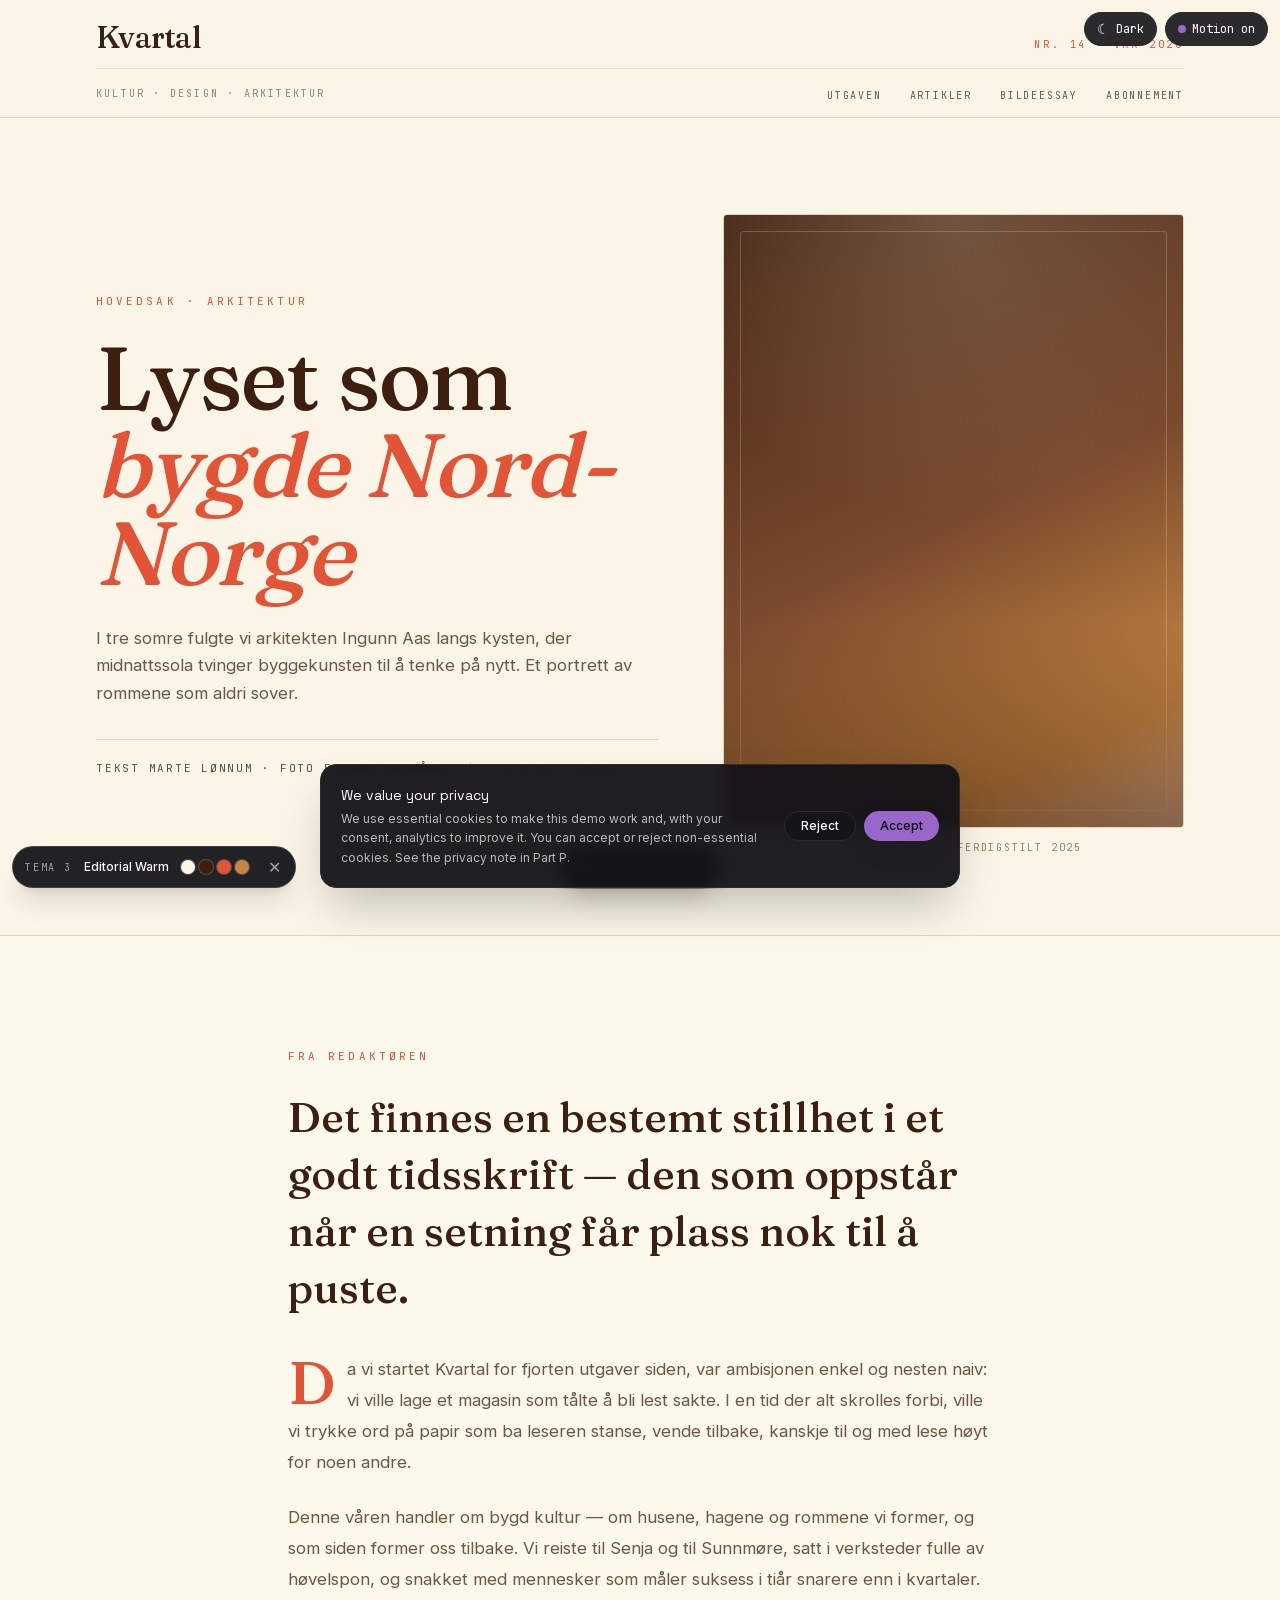
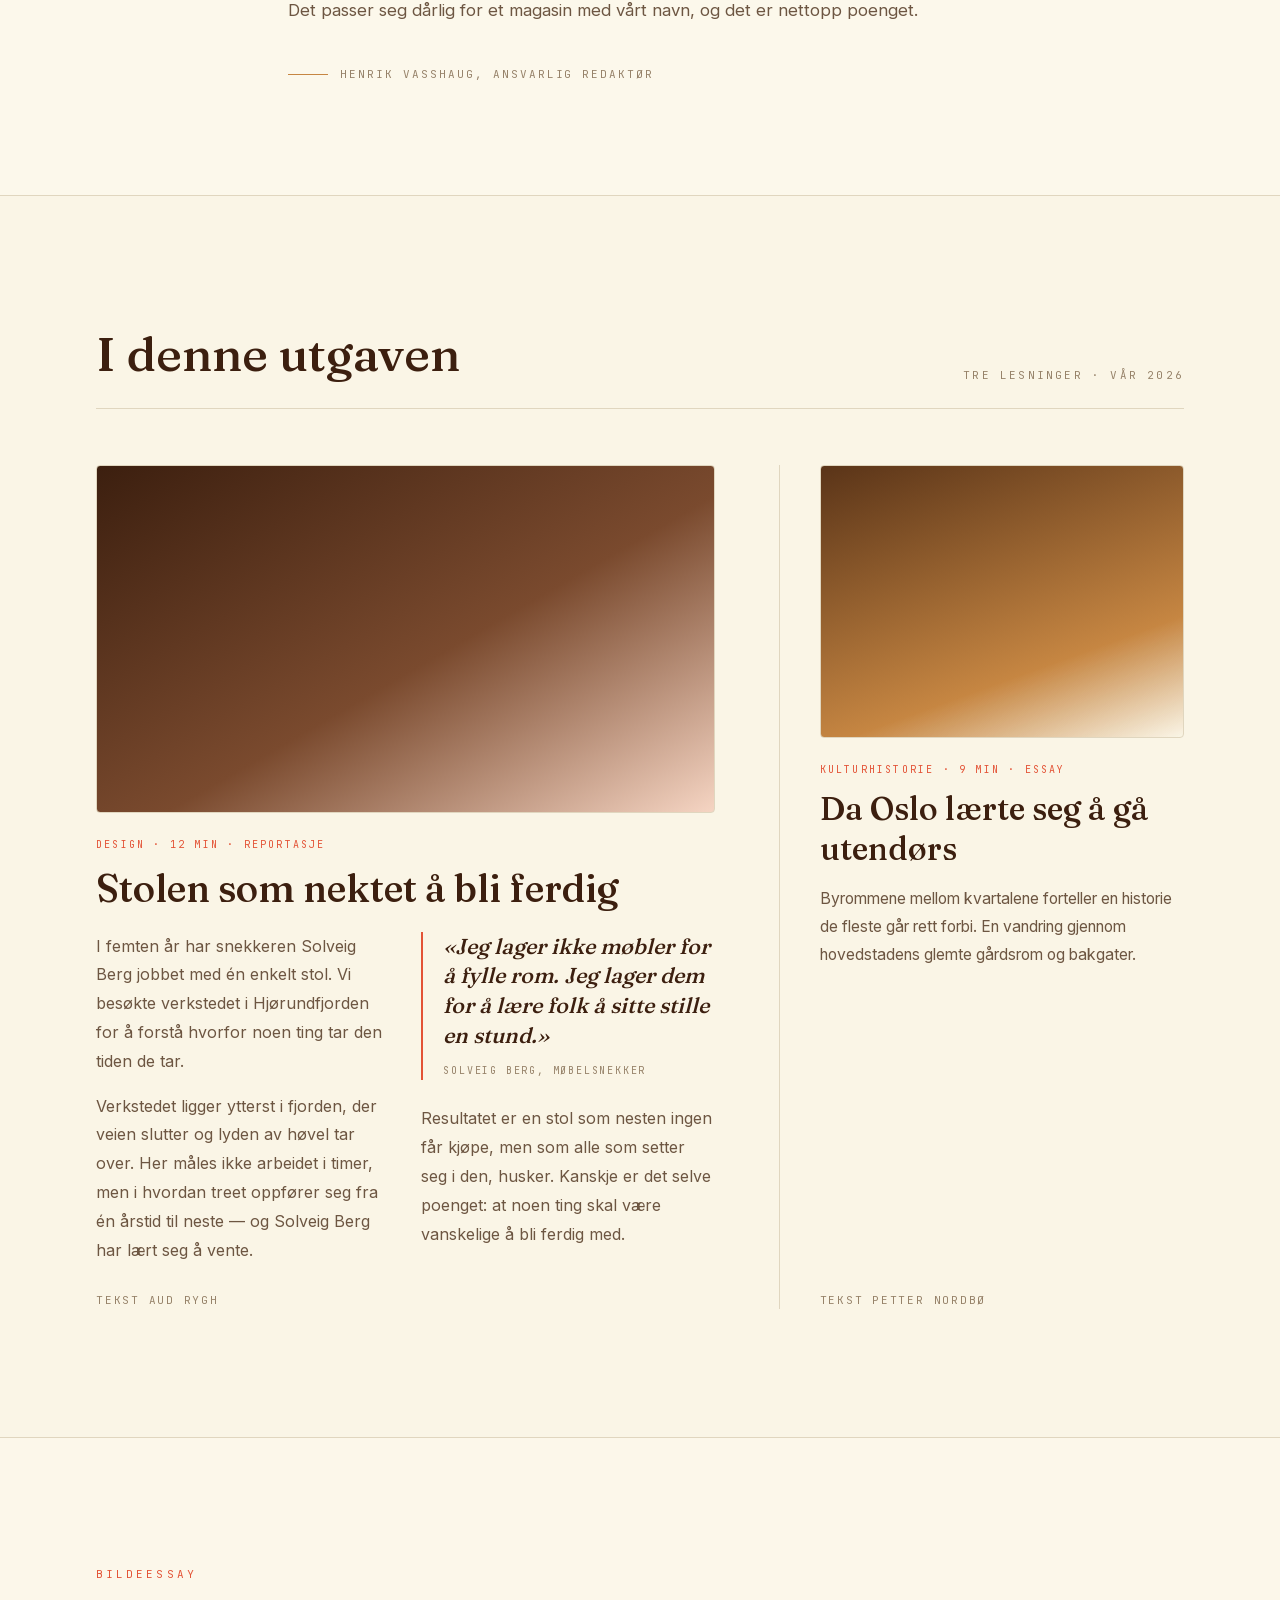
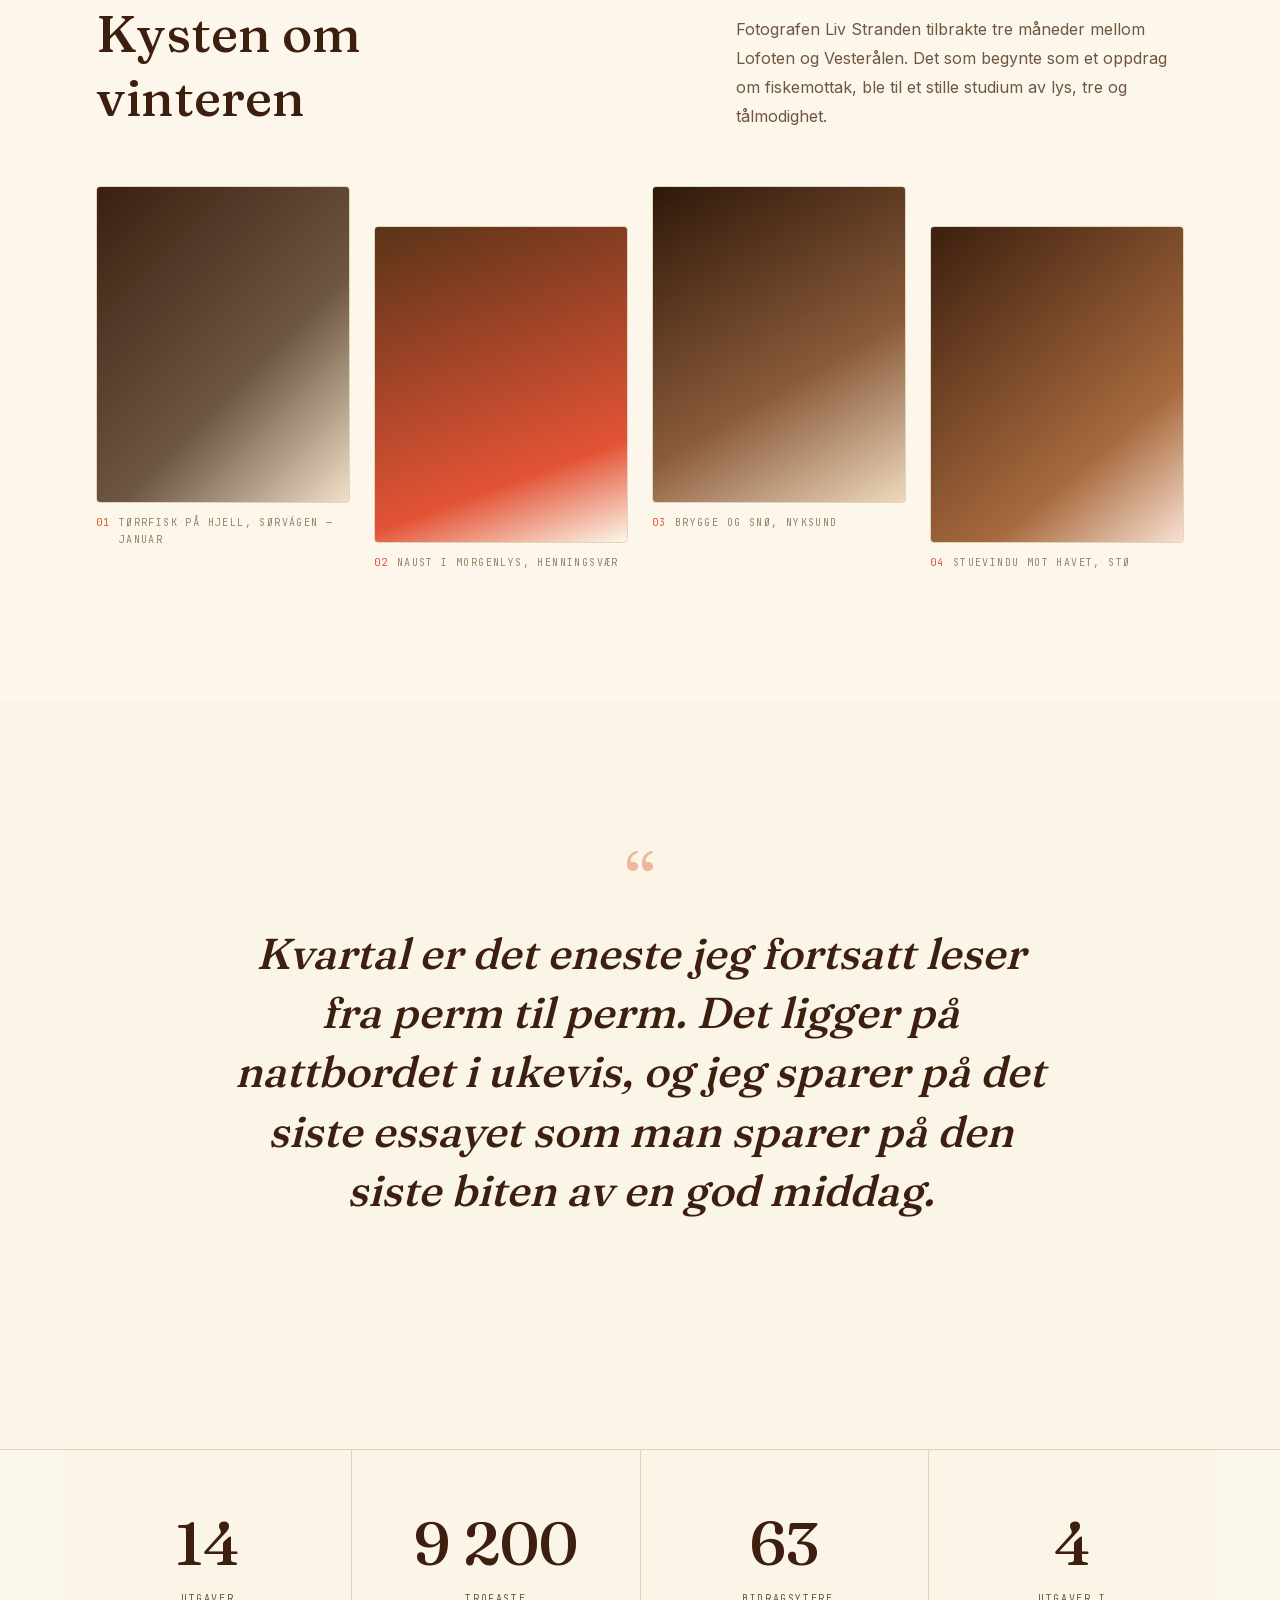
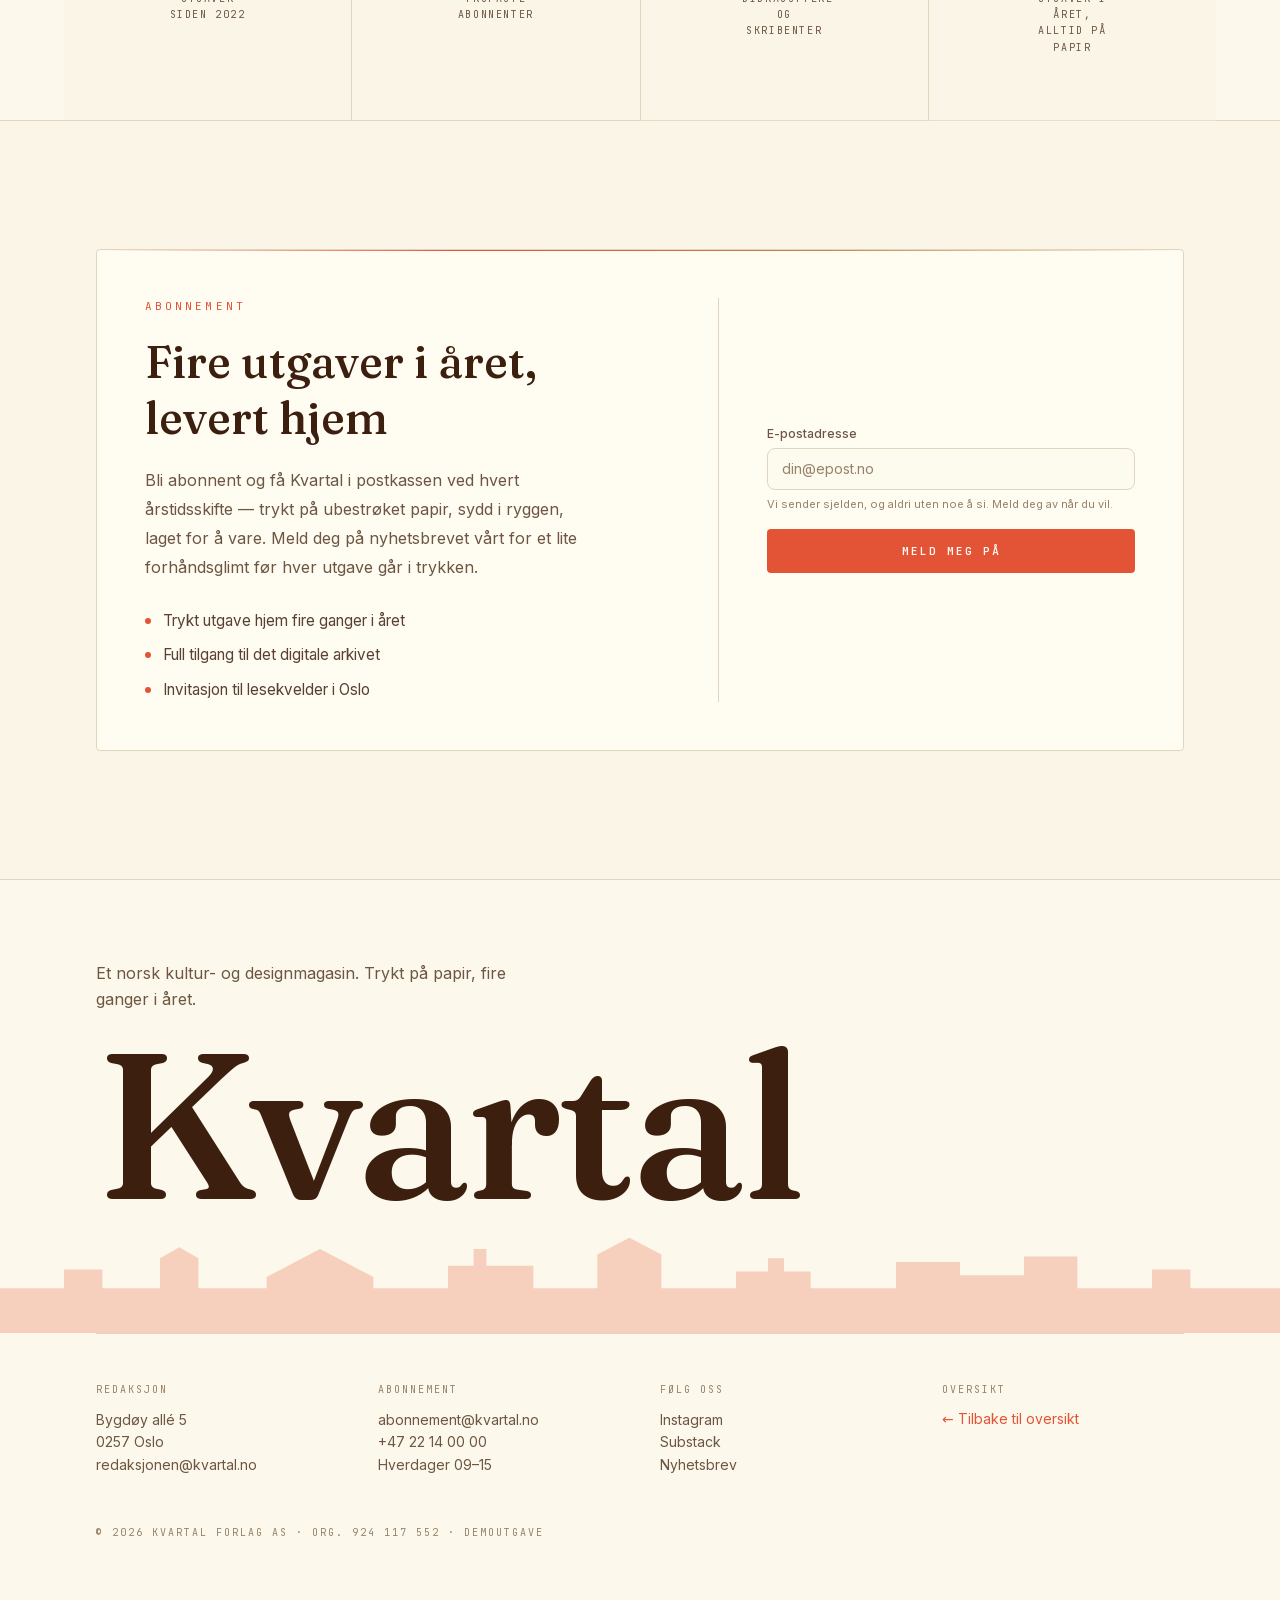
<file: tema/3/index.html>
<!DOCTYPE html><html lang="nb" class="dark __variable_f367f3 __variable_73ee6c __variable_eef148 __variable_0a80b4 __variable_07d15b __variable_eb41fe __variable_5afde0 __variable_93a132 __variable_dd5b2f __variable_158fa5 __variable_a4bae9 __variable_805830 __variable_3c557b"><head><meta charSet="utf-8"/><meta name="viewport" content="width=device-width, initial-scale=1"/><link rel="stylesheet" href="/_next/static/css/be36116535c6efb6.css" data-precedence="next"/><link rel="stylesheet" href="/_next/static/css/091cba3c0e9cf36c.css" data-precedence="next"/><link rel="preload" as="script" fetchPriority="low" href="/_next/static/chunks/webpack-ead7a0a60bedf2f0.js"/><script src="/_next/static/chunks/fd9d1056-e2e73be9bcc6cbc2.js" async=""></script><script src="/_next/static/chunks/117-acd5dda4c622585c.js" async=""></script><script src="/_next/static/chunks/main-app-d11d49f7336754f1.js" async=""></script><script src="/_next/static/chunks/972-5c005d1da27e3f58.js" async=""></script><script src="/_next/static/chunks/343-ac253c574fddc32e.js" async=""></script><script src="/_next/static/chunks/82-e4d84fbdfbfc56e8.js" async=""></script><script src="/_next/static/chunks/app/tema/3/page-ea3a0050cab9409f.js" async=""></script><script src="/_next/static/chunks/c15bf2b0-7971b3d333b0cf68.js" async=""></script><script src="/_next/static/chunks/793-b4d9785de8a6275e.js" async=""></script><script src="/_next/static/chunks/app/layout-a27be5fb130b44f8.js" async=""></script><title>Kvartal — Editorial Warm magasin · Studio Demos</title><meta name="description" content="Redaksjonelt og varmt med serif-titler og terrakotta. Tema 3."/><meta name="author" content="Studio Demos"/><meta name="keywords" content="nettsidedesign,webdesign Norge,temaer,bransjesider,Next.js,framer-motion,gsap,three.js,design demo"/><meta name="robots" content="index, follow"/><link rel="canonical" href="https://deskven.github.io/tema/3/"/><meta property="og:title" content="Kvartal — Editorial Warm magasin"/><meta property="og:description" content="Redaksjonelt og varmt med serif-titler og terrakotta. Tema 3."/><meta property="og:url" content="https://deskven.github.io/tema/3/"/><meta property="og:site_name" content="Kvartal"/><meta property="og:locale" content="nb_NO"/><meta property="og:image" content="https://deskven.github.io/og.svg"/><meta name="twitter:card" content="summary_large_image"/><meta name="twitter:title" content="Studio Demos — ti komplette nettsidedesign"/><meta name="twitter:description" content="Fem temaer og fem bransjesider i ett."/><meta name="twitter:image" content="https://deskven.github.io/og.svg"/><link rel="icon" href="/icon.svg?5aa9c3a36ce4c17b" type="image/svg+xml" sizes="any"/><script>(function () {
  try {
    var t = localStorage.getItem('theme');
    if (t !== 'light' && t !== 'dark') t = 'dark';
    document.documentElement.classList.toggle('dark', t === 'dark');
    if (localStorage.getItem('reduce-motion') === '1') {
      document.documentElement.classList.add('reduce-motion');
    }
  } catch (e) {}
})();</script><script type="application/ld+json">{"@context":"https://schema.org","@graph":[{"@type":"Organization","@id":"https://deskven.github.io/#organization","name":"Studio Demos","url":"https://deskven.github.io","logo":"https://deskven.github.io/og.svg"},{"@type":"WebSite","@id":"https://deskven.github.io/#website","url":"https://deskven.github.io","name":"Studio Demos","inLanguage":"nb-NO","publisher":{"@id":"https://deskven.github.io/#organization"}}]}</script><script src="/_next/static/chunks/polyfills-42372ed130431b0a.js" noModule=""></script></head><body class="bg-ink font-sans text-snow antialiased"><a href="#main" class="skip-link">Hopp til innhold</a><div data-site="3" data-scheme="light" style="--bg:250 245 230;--card:255 252 242;--card-2:243 236 219;--border:224 214 191;--fg:60 31 15;--muted:109 86 66;--muted-2:150 130 105;--accent-rgb:227 83 54;--accent-2-rgb:198 134 66;--accent-contrast-rgb:255 252 245;--radius:4px;--font-display:var(--font-fraunces);--font-body:var(--font-inter)" class="relative min-h-screen bg-ink font-body text-snow antialiased before:fixed before:inset-0 before:-z-10 before:bg-ink before:content-[&#x27;&#x27;]"><header class="sticky top-0 z-40 border-b border-line transition-colors duration-500 bg-ink"><div class="mx-auto max-w-6xl px-5 sm:px-8"><div class="flex items-baseline justify-between gap-4 pt-5"><a href="#utgaven" class="font-display text-3xl font-medium tracking-tight text-snow">Kvartal</a><p class="hidden font-mono text-[10px] uppercase tracking-[0.28em] text-accent sm:block">Nr. 14 — Vår 2026</p></div><div class="mt-3 flex items-center justify-between gap-6 border-t border-line/70 py-3"><p class="hidden font-mono text-[10px] uppercase tracking-[0.22em] text-slate2 md:block">Kultur · Design · Arkitektur</p><nav aria-label="Hovedmeny"><ul class="flex flex-wrap items-center gap-x-7 gap-y-1"><li><a href="#utgaven" class="font-mono text-[10px] uppercase tracking-[0.18em] text-ash transition-colors hover:text-accent">Utgaven</a></li><li><a href="#artikler" class="font-mono text-[10px] uppercase tracking-[0.18em] text-ash transition-colors hover:text-accent">Artikler</a></li><li><a href="#bildeessay" class="font-mono text-[10px] uppercase tracking-[0.18em] text-ash transition-colors hover:text-accent">Bildeessay</a></li><li><a href="#abonnement" class="font-mono text-[10px] uppercase tracking-[0.18em] text-ash transition-colors hover:text-accent">Abonnement</a></li></ul></nav></div></div></header><main id="main"><section id="utgaven" class="mx-auto grid max-w-6xl grid-cols-1 items-center gap-12 px-5 pb-20 pt-16 sm:px-8 sm:pt-24 lg:grid-cols-[1.1fr_0.9fr] lg:gap-16"><div><div style="opacity:0;transform:translateY(24px)"><p class="font-mono text-[11px] uppercase tracking-[0.28em] text-accent">Hovedsak · Arkitektur</p></div><div style="opacity:0;transform:translateY(24px)"><h1 class="mt-6 font-display text-[clamp(2.9rem,7vw,5.6rem)] font-medium leading-[0.98] tracking-[-0.015em] text-snow">Lyset som<br/><span class="italic text-accent">bygde Nord-Norge</span></h1></div><div style="opacity:0;transform:translateY(24px)"><p class="mt-7 max-w-xl text-[1.05rem] leading-relaxed text-ash">I tre somre fulgte vi arkitekten Ingunn Aas langs kysten, der midnattssola tvinger byggekunsten til å tenke på nytt. Et portrett av rommene som aldri sover.</p></div><div style="opacity:0;transform:translateY(24px)"><div class="mt-8 flex flex-wrap items-center gap-x-6 gap-y-2 border-t border-line pt-5"><p class="font-mono text-[11px] uppercase tracking-[0.16em] text-snow/80">Tekst Marte Lønnum · Foto Eivind Sørgård</p><span class="hidden h-3 w-px bg-line sm:block" aria-hidden="true"></span><p class="font-mono text-[11px] uppercase tracking-[0.16em] text-slate2">18 min lesning</p></div></div></div><div class="relative" style="opacity:0;transform:translateY(36px)"><figure class="relative"><div class="relative aspect-[3/4] overflow-hidden rounded-site border border-line"><div class="absolute inset-[-8%]" aria-hidden="true" style="transform:none"><div class="h-full w-full" style="background:linear-gradient(155deg,#3c1f0f,#7a4a2e 50%,#c68642 80%,#e3533633)"></div></div><div class="absolute inset-0" style="background:radial-gradient(120% 90% at 50% 0%, rgba(250,245,230,0.18), transparent 55%)" aria-hidden="true"></div><div class="absolute inset-4 rounded-[3px] border border-cream/20" aria-hidden="true"></div><div class="absolute inset-x-0 bottom-0 h-1/3" style="background:linear-gradient(to top, rgba(60,31,15,0.55), transparent)" aria-hidden="true"></div><div role="img" aria-label="Forsidebilde: Nordlysobservatoriet på Senja i kveldslys" class="absolute inset-0"></div></div><figcaption class="mt-3 font-mono text-[10px] uppercase tracking-[0.18em] text-slate2">Nordlysobservatoriet, Senja — ferdigstilt 2025</figcaption></figure></div></section><section class="border-y border-line bg-surface/40"><div class="mx-auto max-w-3xl px-5 py-24 sm:px-8 sm:py-28"><div style="opacity:0;transform:translateY(24px)"><p class="font-mono text-[11px] uppercase tracking-[0.28em] text-accent">Fra redaktøren</p></div><div style="opacity:0;transform:translateY(24px)"><h2 class="mt-6 font-display text-[clamp(1.7rem,3.4vw,2.6rem)] font-medium leading-snug text-snow">Det finnes en bestemt stillhet i et godt tidsskrift — den som oppstår når en setning får plass nok til å puste.</h2></div><div style="opacity:0;transform:translateY(24px)"><p class="mt-9 text-[1.05rem] leading-[1.85] text-ash first-letter:float-left first-letter:mr-3 first-letter:mt-1 first-letter:font-display first-letter:text-6xl first-letter:font-medium first-letter:leading-[0.8] first-letter:text-accent">Da vi startet Kvartal for fjorten utgaver siden, var ambisjonen enkel og nesten naiv: vi ville lage et magasin som tålte å bli lest sakte. I en tid der alt skrolles forbi, ville vi trykke ord på papir som ba leseren stanse, vende tilbake, kanskje til og med lese høyt for noen andre.</p></div><div style="opacity:0;transform:translateY(24px)"><p class="mt-6 text-[1.05rem] leading-[1.85] text-ash">Denne våren handler om bygd kultur — om husene, hagene og rommene vi former, og som siden former oss tilbake. Vi reiste til Senja og til Sunnmøre, satt i verksteder fulle av høvelspon, og snakket med mennesker som måler suksess i tiår snarere enn i kvartaler. Det passer seg dårlig for et magasin med vårt navn, og det er nettopp poenget.</p></div><div style="opacity:0;transform:translateY(24px)"><p class="mt-10 flex items-center gap-3 font-mono text-[11px] uppercase tracking-[0.18em] text-slate2"><span class="h-px w-10 bg-accent-2" aria-hidden="true"></span>Henrik Vasshaug, ansvarlig redaktør</p></div></div></section><section id="artikler" class="mx-auto max-w-6xl px-5 py-24 sm:px-8 sm:py-32"><div class="mb-14 flex flex-wrap items-end justify-between gap-6 border-b border-line pb-6"><div style="opacity:0;transform:translateY(24px)"><h2 class="font-display text-[clamp(1.9rem,4vw,3rem)] font-medium leading-tight text-snow">I denne utgaven</h2></div><div style="opacity:0;transform:translateY(24px)"><p class="font-mono text-[11px] uppercase tracking-[0.2em] text-slate2">Tre lesninger · Vår 2026</p></div></div><div class="grid gap-14 lg:grid-cols-[1.45fr_0.95fr] lg:gap-16"><div style="opacity:0;transform:translateY(24px)"><article><div role="img" aria-label="Illustrasjon til artikkelen «Stolen som nektet å bli ferdig»" class="aspect-[16/9] w-full rounded-site border border-line" style="background:linear-gradient(150deg,#3c1f0f,#7a4a2e 55%,#e3533633)"></div><p class="mt-6 font-mono text-[10px] uppercase tracking-[0.22em] text-accent">Design<!-- --> · <!-- -->12 min · Reportasje</p><h3 class="mt-3 font-display text-[clamp(1.7rem,3.2vw,2.4rem)] font-medium leading-tight text-snow">Stolen som nektet å bli ferdig</h3><div class="mt-5 text-[1rem] leading-[1.8] text-ash sm:columns-2 sm:gap-8"><p class="mb-4">I femten år har snekkeren Solveig Berg jobbet med én enkelt stol. Vi besøkte verkstedet i Hjørundfjorden for å forstå hvorfor noen ting tar den tiden de tar.</p><p class="mb-4">Verkstedet ligger ytterst i fjorden, der veien slutter og lyden av høvel tar over. Her måles ikke arbeidet i timer, men i hvordan treet oppfører seg fra én årstid til neste — og Solveig Berg har lært seg å vente.</p><figure class="my-6 break-inside-avoid border-l-2 border-accent pl-5"><blockquote class="font-display text-[1.35rem] font-medium italic leading-snug text-snow">«<!-- -->Jeg lager ikke møbler for å fylle rom. Jeg lager dem for å lære folk å sitte stille en stund.<!-- -->»</blockquote><figcaption class="mt-3 font-mono text-[10px] uppercase tracking-[0.18em] text-slate2">Solveig Berg, møbelsnekker</figcaption></figure><p class="mb-0">Resultatet er en stol som nesten ingen får kjøpe, men som alle som setter seg i den, husker. Kanskje er det selve poenget: at noen ting skal være vanskelige å bli ferdig med.</p></div><p class="mt-6 font-mono text-[11px] uppercase tracking-[0.16em] text-slate2">Tekst Aud Rygh</p></article></div><div style="opacity:0;transform:translateY(24px)"><article class="flex h-full flex-col border-t border-line pt-8 lg:border-l lg:border-t-0 lg:pl-10 lg:pt-0"><div role="img" aria-label="Illustrasjon til artikkelen «Da Oslo lærte seg å gå utendørs»" class="aspect-[4/3] w-full rounded-site border border-line" style="background:linear-gradient(160deg,#5a3418,#c68642 70%,#faf5e644)"></div><p class="mt-6 font-mono text-[10px] uppercase tracking-[0.22em] text-accent">Kulturhistorie<!-- --> · <!-- -->9 min · Essay</p><h3 class="mt-3 font-display text-[clamp(1.5rem,2.6vw,2rem)] font-medium leading-tight text-snow">Da Oslo lærte seg å gå utendørs</h3><p class="mt-4 text-[0.98rem] leading-[1.8] text-ash">Byrommene mellom kvartalene forteller en historie de fleste går rett forbi. En vandring gjennom hovedstadens glemte gårdsrom og bakgater.</p><p class="mt-auto pt-6 font-mono text-[11px] uppercase tracking-[0.16em] text-slate2">Tekst Petter Nordbø</p></article></div></div></section><section id="bildeessay" class="border-t border-line bg-surface/30"><div class="mx-auto max-w-6xl px-5 py-24 sm:px-8 sm:py-32"><div class="grid gap-8 lg:grid-cols-[0.85fr_1.15fr] lg:items-end"><div style="opacity:0;transform:translateY(24px)"><div><p class="font-mono text-[11px] uppercase tracking-[0.28em] text-accent">Bildeessay</p><h2 class="mt-5 font-display text-[clamp(2rem,4.4vw,3.2rem)] font-medium leading-tight text-snow">Kysten om vinteren</h2></div></div><div style="opacity:0;transform:translateY(24px)"><p class="max-w-md text-[1rem] leading-[1.8] text-ash lg:ml-auto">Fotografen Liv Stranden tilbrakte tre måneder mellom Lofoten og Vesterålen. Det som begynte som et oppdrag om fiskemottak, ble til et stille studium av lys, tre og tålmodighet.</p></div></div><div class="mt-14 grid grid-cols-2 gap-5 sm:gap-6 lg:grid-cols-4"><div style="opacity:0;transform:translateY(24px)"><figure class="group "><div class="overflow-hidden rounded-site border border-line"><div role="img" aria-label="Tørrfisk på hjell, Sørvágen — januar" class="aspect-[4/5] w-full transition-transform duration-[1.4s] ease-expensive group-hover:scale-[1.04]" style="background:linear-gradient(135deg,#3c1f0f,#6d5642 60%,#c6864233)"></div></div><figcaption class="mt-3 flex items-start gap-2 font-mono text-[10px] uppercase leading-relaxed tracking-[0.14em] text-slate2"><span class="text-accent">01</span>Tørrfisk på hjell, Sørvágen — januar</figcaption></figure></div><div style="opacity:0;transform:translateY(24px)"><figure class="group lg:mt-10"><div class="overflow-hidden rounded-site border border-line"><div role="img" aria-label="Naust i morgenlys, Henningsvær" class="aspect-[4/5] w-full transition-transform duration-[1.4s] ease-expensive group-hover:scale-[1.04]" style="background:linear-gradient(160deg,#5a3418,#e35336 75%,#faf5e633)"></div></div><figcaption class="mt-3 flex items-start gap-2 font-mono text-[10px] uppercase leading-relaxed tracking-[0.14em] text-slate2"><span class="text-accent">02</span>Naust i morgenlys, Henningsvær</figcaption></figure></div><div style="opacity:0;transform:translateY(24px)"><figure class="group "><div class="overflow-hidden rounded-site border border-line"><div role="img" aria-label="Brygge og snø, Nyksund" class="aspect-[4/5] w-full transition-transform duration-[1.4s] ease-expensive group-hover:scale-[1.04]" style="background:linear-gradient(150deg,#2e1809,#8a5a3a 60%,#c6864244)"></div></div><figcaption class="mt-3 flex items-start gap-2 font-mono text-[10px] uppercase leading-relaxed tracking-[0.14em] text-slate2"><span class="text-accent">03</span>Brygge og snø, Nyksund</figcaption></figure></div><div style="opacity:0;transform:translateY(24px)"><figure class="group lg:mt-10"><div class="overflow-hidden rounded-site border border-line"><div role="img" aria-label="Stuevindu mot havet, Stø" class="aspect-[4/5] w-full transition-transform duration-[1.4s] ease-expensive group-hover:scale-[1.04]" style="background:linear-gradient(140deg,#3c1f0f,#a86a3e 70%,#e3533622)"></div></div><figcaption class="mt-3 flex items-start gap-2 font-mono text-[10px] uppercase leading-relaxed tracking-[0.14em] text-slate2"><span class="text-accent">04</span>Stuevindu mot havet, Stø</figcaption></figure></div></div></div></section><section class="mx-auto max-w-4xl px-5 py-28 text-center sm:px-8 sm:py-36"><div style="opacity:0;transform:translateY(24px)"><span class="block font-display text-7xl leading-none text-accent/40" aria-hidden="true">“</span></div><div style="opacity:0;transform:translateY(24px)"><blockquote><h2 class="mt-2 font-display text-[clamp(1.6rem,3.6vw,2.7rem)] font-medium italic leading-snug text-snow">Kvartal er det eneste jeg fortsatt leser fra perm til perm. Det ligger på nattbordet i ukevis, og jeg sparer på det siste essayet som man sparer på den siste biten av en god middag.</h2></blockquote></div><div style="opacity:0;transform:translateY(24px)"><figcaption class="mt-9 flex flex-col items-center gap-2"><span class="h-px w-12 bg-accent-2" aria-hidden="true"></span><p class="font-mono text-[11px] uppercase tracking-[0.2em] text-snow">Kari Hovland</p><p class="font-mono text-[10px] uppercase tracking-[0.18em] text-slate2">abonnent siden Nr. 1</p></figcaption></div></section><section class="border-y border-line bg-surface/40"><div class="mx-auto grid max-w-6xl grid-cols-2 gap-px bg-line sm:grid-cols-4"><div style="opacity:0;transform:translateY(24px)"><div class="h-full bg-ink px-6 py-14 text-center sm:py-16"><p class="font-display text-[clamp(2.4rem,5vw,3.8rem)] font-medium leading-none text-snow">14</p><p class="mx-auto mt-4 max-w-[14ch] font-mono text-[10px] uppercase leading-relaxed tracking-[0.16em] text-ash">utgaver siden 2022</p></div></div><div style="opacity:0;transform:translateY(24px)"><div class="h-full bg-ink px-6 py-14 text-center sm:py-16"><p class="font-display text-[clamp(2.4rem,5vw,3.8rem)] font-medium leading-none text-snow">9 200</p><p class="mx-auto mt-4 max-w-[14ch] font-mono text-[10px] uppercase leading-relaxed tracking-[0.16em] text-ash">trofaste abonnenter</p></div></div><div style="opacity:0;transform:translateY(24px)"><div class="h-full bg-ink px-6 py-14 text-center sm:py-16"><p class="font-display text-[clamp(2.4rem,5vw,3.8rem)] font-medium leading-none text-snow">63</p><p class="mx-auto mt-4 max-w-[14ch] font-mono text-[10px] uppercase leading-relaxed tracking-[0.16em] text-ash">bidragsytere og skribenter</p></div></div><div style="opacity:0;transform:translateY(24px)"><div class="h-full bg-ink px-6 py-14 text-center sm:py-16"><p class="font-display text-[clamp(2.4rem,5vw,3.8rem)] font-medium leading-none text-snow">4</p><p class="mx-auto mt-4 max-w-[14ch] font-mono text-[10px] uppercase leading-relaxed tracking-[0.16em] text-ash">utgaver i året, alltid på papir</p></div></div></div></section><section id="abonnement" class="mx-auto max-w-6xl px-5 py-24 sm:px-8 sm:py-32"><div style="opacity:0;transform:translateY(24px)"><div class="relative overflow-hidden rounded-site border border-line bg-surface"><div class="pointer-events-none absolute inset-x-0 top-0 h-px" style="background:linear-gradient(90deg,transparent,#e35336,#c68642,transparent)" aria-hidden="true"></div><div class="grid gap-10 p-8 sm:p-12 lg:grid-cols-[1.1fr_0.9fr] lg:gap-16"><div><p class="font-mono text-[11px] uppercase tracking-[0.28em] text-accent">Abonnement</p><h2 class="mt-5 font-display text-[clamp(1.9rem,3.8vw,2.8rem)] font-medium leading-tight text-snow">Fire utgaver i året, levert hjem</h2><p class="mt-5 max-w-md text-[1rem] leading-[1.8] text-ash">Bli abonnent og få Kvartal i postkassen ved hvert årstidsskifte — trykt på ubestrøket papir, sydd i ryggen, laget for å vare. Meld deg på nyhetsbrevet vårt for et lite forhåndsglimt før hver utgave går i trykken.</p><ul class="mt-7 space-y-3"><li class="flex items-start gap-3 text-[0.95rem] text-snow/85"><span class="mt-2 h-1.5 w-1.5 flex-shrink-0 rounded-full bg-accent" aria-hidden="true"></span>Trykt utgave hjem fire ganger i året</li><li class="flex items-start gap-3 text-[0.95rem] text-snow/85"><span class="mt-2 h-1.5 w-1.5 flex-shrink-0 rounded-full bg-accent" aria-hidden="true"></span>Full tilgang til det digitale arkivet</li><li class="flex items-start gap-3 text-[0.95rem] text-snow/85"><span class="mt-2 h-1.5 w-1.5 flex-shrink-0 rounded-full bg-accent" aria-hidden="true"></span>Invitasjon til lesekvelder i Oslo</li></ul></div><div class="flex flex-col justify-center border-line lg:border-l lg:pl-12"><form noValidate="" class="space-y-4"><div class="flex flex-col gap-1.5"><label for=":R6lspuusmkq:" class="text-xs font-medium text-ash">E-postadresse</label><input class="w-full rounded-lg border bg-ink/40 px-3.5 py-2.5 text-sm text-snow placeholder:text-slate2 transition-colors focus-visible:outline-none focus-visible:ring-2 focus-visible:ring-accent/60 border-line" id=":R6lspuusmkq:" type="email" inputMode="email" autoComplete="email" placeholder="din@epost.no" aria-describedby=":R6lspuusmkq:-hint" value=""/><p id=":R6lspuusmkq:-hint" class="text-[11px] text-slate2">Vi sender sjelden, og aldri uten noe å si. Meld deg av når du vil.</p></div><button type="submit" class="w-full rounded-site bg-accent px-7 py-3.5 font-mono text-[11px] font-semibold uppercase tracking-[0.18em] text-accent-contrast transition-colors duration-300 hover:bg-accent-2">Meld meg på</button></form></div></div></div></div></section></main><footer class="relative overflow-hidden border-t border-line bg-surface/50"><div class="mx-auto max-w-6xl px-5 pt-20 sm:px-8"><p class="max-w-md text-[1rem] leading-relaxed text-ash">Et norsk kultur- og designmagasin. Trykt på papir, fire ganger i året.</p><p class="mt-6 font-display text-[clamp(4rem,18vw,13rem)] font-medium leading-[0.85] tracking-tight text-snow">Kvartal</p></div><div class="relative mt-2" aria-hidden="true"><svg viewBox="0 0 1200 120" preserveAspectRatio="none" class="block h-20 w-full text-accent/25 sm:h-28"><path fill="currentColor" d="M0,120 L0,72 L60,72 L60,52 L96,52 L96,72 L150,72 L150,40 L168,28 L186,40 L186,72 L250,72 L250,60 L250,60 L300,30 L350,60 L350,72 L420,72 L420,48 L444,48 L444,30 L456,30 L456,48 L500,48 L500,72 L560,72 L560,36 L590,18 L620,36 L620,72 L690,72 L690,54 L720,54 L720,40 L735,40 L735,54 L760,54 L760,72 L840,72 L840,44 L900,44 L900,58 L960,58 L960,38 L1010,38 L1010,72 L1080,72 L1080,52 L1116,52 L1116,72 L1200,72 L1200,120 Z"></path></svg></div><div class="mx-auto max-w-6xl px-5 pb-16 sm:px-8"><div class="grid grid-cols-2 gap-10 border-t border-line pt-12 sm:grid-cols-4"><div><p class="mb-3 font-mono text-[10px] uppercase tracking-[0.2em] text-slate2">Redaksjon</p><p class="text-sm leading-relaxed text-ash transition-colors hover:text-snow">Bygdøy allé 5</p><p class="text-sm leading-relaxed text-ash transition-colors hover:text-snow">0257 Oslo</p><p class="text-sm leading-relaxed text-ash transition-colors hover:text-snow">redaksjonen@kvartal.no</p></div><div><p class="mb-3 font-mono text-[10px] uppercase tracking-[0.2em] text-slate2">Abonnement</p><p class="text-sm leading-relaxed text-ash transition-colors hover:text-snow">abonnement@kvartal.no</p><p class="text-sm leading-relaxed text-ash transition-colors hover:text-snow">+47 22 14 00 00</p><p class="text-sm leading-relaxed text-ash transition-colors hover:text-snow">Hverdager 09–15</p></div><div><p class="mb-3 font-mono text-[10px] uppercase tracking-[0.2em] text-slate2">Følg oss</p><p class="text-sm leading-relaxed text-ash transition-colors hover:text-snow">Instagram</p><p class="text-sm leading-relaxed text-ash transition-colors hover:text-snow">Substack</p><p class="text-sm leading-relaxed text-ash transition-colors hover:text-snow">Nyhetsbrev</p></div><div class="flex flex-col items-start"><p class="mb-3 font-mono text-[10px] uppercase tracking-[0.2em] text-slate2">Oversikt</p><a class="text-sm text-accent underline-offset-4 transition-colors hover:underline" href="/">← Tilbake til oversikt</a></div></div><p class="mt-12 font-mono text-[10px] uppercase tracking-[0.2em] text-slate2">© 2026 Kvartal Forlag AS · Org. 924 117 552 · Demoutgave</p></div></footer><aside class="fixed bottom-3 left-3 z-[55] flex max-w-[78vw] items-center gap-3 rounded-full border border-white/15 bg-inkfixed/90 py-1.5 pl-3 pr-1.5 text-paper shadow-xl backdrop-blur" aria-label="Palett for Kvartal: Cream · Espresso · Terracotta · Caramel"><span class="font-mono text-[10px] uppercase tracking-[0.18em] text-paper/60">Tema 3</span><span class="hidden text-xs font-medium sm:inline">Editorial Warm</span><span class="flex items-center gap-1" aria-hidden="true"><span class="h-3.5 w-3.5 rounded-full ring-1 ring-white/20" style="background:#FAF5E6" title="#FAF5E6"></span><span class="h-3.5 w-3.5 rounded-full ring-1 ring-white/20" style="background:#3C1F0F" title="#3C1F0F"></span><span class="h-3.5 w-3.5 rounded-full ring-1 ring-white/20" style="background:#E35336" title="#E35336"></span><span class="h-3.5 w-3.5 rounded-full ring-1 ring-white/20" style="background:#C68642" title="#C68642"></span></span><button type="button" aria-label="Skjul palett-etikett" class="grid h-7 w-7 place-items-center rounded-full text-paper/60 transition-colors hover:bg-white/10 hover:text-paper">✕</button></aside></div><div class="fixed bottom-3 left-1/2 z-[60] -translate-x-1/2"><button type="button" aria-expanded="false" aria-label="Åpne demo-velger" class="flex items-center gap-2.5 rounded-full border border-white/15 bg-inkfixed/90 py-2 pl-3.5 pr-2.5 text-paper shadow-xl backdrop-blur transition-transform hover:-translate-y-0.5"><span aria-hidden="true" class="grid grid-cols-2 gap-0.5"><span class="h-1.5 w-1.5 rounded-[1px] bg-paper/70"></span><span class="h-1.5 w-1.5 rounded-[1px] bg-paper/70"></span><span class="h-1.5 w-1.5 rounded-[1px] bg-paper/70"></span><span class="h-1.5 w-1.5 rounded-[1px] bg-paper/70"></span></span><span class="font-mono text-[11px] uppercase tracking-wider">Demo</span><span class="font-mono text-[11px] text-paper/55">Forside</span><span aria-hidden="true" class="text-paper/55">▴</span></button></div><div class="fixed right-3 top-3 z-[60] flex items-center gap-2"><button type="button" aria-pressed="false" aria-label="Switch to light theme" title="Theme: dark" class="inline-flex items-center gap-1.5 rounded-full border border-line bg-surface/90 px-3 py-2 font-mono text-xs text-snow backdrop-blur transition-colors hover:border-amethyst/60"><span aria-hidden="true" class="text-sm leading-none">☾</span><span class="hidden sm:inline">Dark</span></button><button type="button" aria-pressed="false" aria-label="Toggle reduced motion" title="Pause animations across the site" class="inline-flex items-center gap-1.5 rounded-full border border-line bg-surface/90 px-3 py-2 font-mono text-xs text-snow backdrop-blur transition-colors hover:border-amethyst/60"><span aria-hidden="true" class="h-2 w-2 rounded-full bg-amethyst"></span><span class="hidden sm:inline">Motion on</span></button></div><div aria-live="polite" aria-atomic="false" class="pointer-events-none fixed bottom-4 right-4 z-[90] flex w-[min(92vw,22rem)] flex-col gap-2"></div><style>@keyframes toastIn{from{opacity:0;transform:translateY(10px)}to{opacity:1;transform:none}}</style><script src="/_next/static/chunks/webpack-ead7a0a60bedf2f0.js" async=""></script><script>(self.__next_f=self.__next_f||[]).push([0]);self.__next_f.push([2,null])</script><script>self.__next_f.push([1,"1:HL[\"/_next/static/css/be36116535c6efb6.css\",\"style\"]\n2:HL[\"/_next/static/css/091cba3c0e9cf36c.css\",\"style\"]\n"])</script><script>self.__next_f.push([1,"3:I[2846,[],\"\"]\n5:I[778,[\"972\",\"static/chunks/972-5c005d1da27e3f58.js\",\"343\",\"static/chunks/343-ac253c574fddc32e.js\",\"82\",\"static/chunks/82-e4d84fbdfbfc56e8.js\",\"981\",\"static/chunks/app/tema/3/page-ea3a0050cab9409f.js\"],\"Header\"]\n6:I[6844,[\"972\",\"static/chunks/972-5c005d1da27e3f58.js\",\"343\",\"static/chunks/343-ac253c574fddc32e.js\",\"82\",\"static/chunks/82-e4d84fbdfbfc56e8.js\",\"981\",\"static/chunks/app/tema/3/page-ea3a0050cab9409f.js\"],\"Hero\"]\n7:I[9799,[\"972\",\"static/chunks/972-5c005d1da27e3f58.js\",\"343\",\"static/chunks/343-ac253c574fddc32e.js\",\"82\",\"static/chunks/82-e4d84fbdfbfc56e8.js\",\"981\",\"static/chunks/app/tema/3/page-ea3a0050cab9409f.js\"],\"EditorNote\"]\n8:I[739,[\"972\",\"static/chunks/972-5c005d1da27e3f58.js\",\"343\",\"static/chunks/343-ac253c574fddc32e.js\",\"82\",\"static/chunks/82-e4d84fbdfbfc56e8.js\",\"981\",\"static/chunks/app/tema/3/page-ea3a0050cab9409f.js\"],\"Articles\"]\n9:I[910,[\"972\",\"static/chunks/972-5c005d1da27e3f58.js\",\"343\",\"static/chunks/343-ac253c574fddc32e.js\",\"82\",\"static/chunks/82-e4d84fbdfbfc56e8.js\",\"981\",\"static/chunks/app/tema/3/page-ea3a0050cab9409f.js\"],\"PhotoEssay\"]\na:I[9507,[\"972\",\"static/chunks/972-5c005d1da27e3f58.js\",\"343\",\"static/chunks/343-ac253c574fddc32e.js\",\"82\",\"static/chunks/82-e4d84fbdfbfc56e8.js\",\"981\",\"static/chunks/app/tema/3/page-ea3a0050cab9409f.js\"],\"ReaderQuote\"]\nb:I[3044,[\"972\",\"static/chunks/972-5c005d1da27e3f58.js\",\"343\",\"static/chunks/343-ac253c574fddc32e.js\",\"82\",\"static/chunks/82-e4d84fbdfbfc56e8.js\",\"981\",\"static/chunks/app/tema/3/page-ea3a0050cab9409f.js\"],\"Stats\"]\nc:I[9305,[\"972\",\"static/chunks/972-5c005d1da27e3f58.js\",\"343\",\"static/chunks/343-ac253c574fddc32e.js\",\"82\",\"static/chunks/82-e4d84fbdfbfc56e8.js\",\"981\",\"static/chunks/app/tema/3/page-ea3a0050cab9409f.js\"],\"Subscribe\"]\nd:I[5743,[\"972\",\"static/chunks/972-5c005d1da27e3f58.js\",\"343\",\"static/chunks/343-ac253c574fddc32e.js\",\"82\",\"static/chunks/82-e4d84fbdfbfc56e8.js\",\"981\",\"static/chunks/app/tema/3/page-ea3a0050cab9409f.js\"],\"Footer\"]\ne:I[5119,[\"972\",\"static/chunks/972-5c005d1da27e3f58.js\",\"343\",\"static/chunks/343-ac25"])</script><script>self.__next_f.push([1,"3c574fddc32e.js\",\"82\",\"static/chunks/82-e4d84fbdfbfc56e8.js\",\"981\",\"static/chunks/app/tema/3/page-ea3a0050cab9409f.js\"],\"SiteTag\"]\n10:I[4707,[],\"\"]\n11:I[6423,[],\"\"]\n12:I[8655,[\"922\",\"static/chunks/c15bf2b0-7971b3d333b0cf68.js\",\"972\",\"static/chunks/972-5c005d1da27e3f58.js\",\"793\",\"static/chunks/793-b4d9785de8a6275e.js\",\"185\",\"static/chunks/app/layout-a27be5fb130b44f8.js\"],\"Providers\"]\n13:I[9713,[\"922\",\"static/chunks/c15bf2b0-7971b3d333b0cf68.js\",\"972\",\"static/chunks/972-5c005d1da27e3f58.js\",\"793\",\"static/chunks/793-b4d9785de8a6275e.js\",\"185\",\"static/chunks/app/layout-a27be5fb130b44f8.js\"],\"SmoothScroll\"]\n14:I[2203,[\"922\",\"static/chunks/c15bf2b0-7971b3d333b0cf68.js\",\"972\",\"static/chunks/972-5c005d1da27e3f58.js\",\"793\",\"static/chunks/793-b4d9785de8a6275e.js\",\"185\",\"static/chunks/app/layout-a27be5fb130b44f8.js\"],\"DemoSwitcher\"]\n15:I[9363,[\"922\",\"static/chunks/c15bf2b0-7971b3d333b0cf68.js\",\"972\",\"static/chunks/972-5c005d1da27e3f58.js\",\"793\",\"static/chunks/793-b4d9785de8a6275e.js\",\"185\",\"static/chunks/app/layout-a27be5fb130b44f8.js\"],\"Controls\"]\n16:I[6922,[\"922\",\"static/chunks/c15bf2b0-7971b3d333b0cf68.js\",\"972\",\"static/chunks/972-5c005d1da27e3f58.js\",\"793\",\"static/chunks/793-b4d9785de8a6275e.js\",\"185\",\"static/chunks/app/layout-a27be5fb130b44f8.js\"],\"CookieConsent\"]\n18:I[1060,[],\"\"]\nf:{\"--bg\":\"250 245 230\",\"--card\":\"255 252 242\",\"--card-2\":\"243 236 219\",\"--border\":\"224 214 191\",\"--fg\":\"60 31 15\",\"--muted\":\"109 86 66\",\"--muted-2\":\"150 130 105\",\"--accent-rgb\":\"227 83 54\",\"--accent-2-rgb\":\"198 134 66\",\"--accent-contrast-rgb\":\"255 252 245\",\"--radius\":\"4px\",\"--font-display\":\"var(--font-fraunces)\",\"--font-body\":\"var(--font-inter)\"}\n19:[]\n"])</script><script>self.__next_f.push([1,"0:[\"$\",\"$L3\",null,{\"buildId\":\"4T2p-NyokpywVzbMmjj1b\",\"assetPrefix\":\"\",\"urlParts\":[\"\",\"tema\",\"3\",\"\"],\"initialTree\":[\"\",{\"children\":[\"tema\",{\"children\":[\"3\",{\"children\":[\"__PAGE__\",{}]}]}]},\"$undefined\",\"$undefined\",true],\"initialSeedData\":[\"\",{\"children\":[\"tema\",{\"children\":[\"3\",{\"children\":[\"__PAGE__\",{},[[\"$L4\",[\"$\",\"div\",null,{\"data-site\":\"3\",\"data-scheme\":\"light\",\"style\":{\"--bg\":\"250 245 230\",\"--card\":\"255 252 242\",\"--card-2\":\"243 236 219\",\"--border\":\"224 214 191\",\"--fg\":\"60 31 15\",\"--muted\":\"109 86 66\",\"--muted-2\":\"150 130 105\",\"--accent-rgb\":\"227 83 54\",\"--accent-2-rgb\":\"198 134 66\",\"--accent-contrast-rgb\":\"255 252 245\",\"--radius\":\"4px\",\"--font-display\":\"var(--font-fraunces)\",\"--font-body\":\"var(--font-inter)\"},\"className\":\"relative min-h-screen bg-ink font-body text-snow antialiased before:fixed before:inset-0 before:-z-10 before:bg-ink before:content-['']\",\"children\":[[[\"$\",\"$L5\",null,{}],[\"$\",\"main\",null,{\"id\":\"main\",\"children\":[[\"$\",\"$L6\",null,{}],[\"$\",\"$L7\",null,{}],[\"$\",\"$L8\",null,{}],[\"$\",\"$L9\",null,{}],[\"$\",\"$La\",null,{}],[\"$\",\"$Lb\",null,{}],[\"$\",\"$Lc\",null,{}]]}],[\"$\",\"$Ld\",null,{}]],[\"$\",\"$Le\",null,{\"site\":{\"slug\":\"3\",\"route\":\"/tema/3\",\"kind\":\"tema\",\"index\":3,\"name\":\"Kvartal\",\"label\":\"Editorial Warm\",\"tagline\":\"Redaksjonelt og varmt — serif-titler, spaltetekst, terrakotta.\",\"paletteLabel\":\"Cream · Espresso · Terracotta · Caramel\",\"swatches\":[\"#FAF5E6\",\"#3C1F0F\",\"#E35336\",\"#C68642\"],\"scheme\":\"light\",\"motion\":\"editorial · measured · parallax plates\",\"tokens\":\"$f\"}}]]}],null],null],null]},[null,[\"$\",\"$L10\",null,{\"parallelRouterKey\":\"children\",\"segmentPath\":[\"children\",\"tema\",\"children\",\"3\",\"children\"],\"error\":\"$undefined\",\"errorStyles\":\"$undefined\",\"errorScripts\":\"$undefined\",\"template\":[\"$\",\"$L11\",null,{}],\"templateStyles\":\"$undefined\",\"templateScripts\":\"$undefined\",\"notFound\":\"$undefined\",\"notFoundStyles\":\"$undefined\"}]],null]},[null,[\"$\",\"$L10\",null,{\"parallelRouterKey\":\"children\",\"segmentPath\":[\"children\",\"tema\",\"children\"],\"error\":\"$undefined\",\"errorStyles\":\"$undefined\",\"errorScripts\":\"$undefined\",\"template\":[\"$\",\"$L11\",null,{}],\"templateStyles\":\"$undefined\",\"templateScripts\":\"$undefined\",\"notFound\":\"$undefined\",\"notFoundStyles\":\"$undefined\"}]],null]},[[[[\"$\",\"link\",\"0\",{\"rel\":\"stylesheet\",\"href\":\"/_next/static/css/be36116535c6efb6.css\",\"precedence\":\"next\",\"crossOrigin\":\"$undefined\"}],[\"$\",\"link\",\"1\",{\"rel\":\"stylesheet\",\"href\":\"/_next/static/css/091cba3c0e9cf36c.css\",\"precedence\":\"next\",\"crossOrigin\":\"$undefined\"}]],[\"$\",\"html\",null,{\"lang\":\"nb\",\"suppressHydrationWarning\":true,\"className\":\"dark __variable_f367f3 __variable_73ee6c __variable_eef148 __variable_0a80b4 __variable_07d15b __variable_eb41fe __variable_5afde0 __variable_93a132 __variable_dd5b2f __variable_158fa5 __variable_a4bae9 __variable_805830 __variable_3c557b\",\"children\":[[\"$\",\"head\",null,{\"children\":[[\"$\",\"script\",null,{\"dangerouslySetInnerHTML\":{\"__html\":\"(function () {\\n  try {\\n    var t = localStorage.getItem('theme');\\n    if (t !== 'light' \u0026\u0026 t !== 'dark') t = 'dark';\\n    document.documentElement.classList.toggle('dark', t === 'dark');\\n    if (localStorage.getItem('reduce-motion') === '1') {\\n      document.documentElement.classList.add('reduce-motion');\\n    }\\n  } catch (e) {}\\n})();\"}}],[\"$\",\"script\",null,{\"type\":\"application/ld+json\",\"dangerouslySetInnerHTML\":{\"__html\":\"{\\\"@context\\\":\\\"https://schema.org\\\",\\\"@graph\\\":[{\\\"@type\\\":\\\"Organization\\\",\\\"@id\\\":\\\"https://deskven.github.io/#organization\\\",\\\"name\\\":\\\"Studio Demos\\\",\\\"url\\\":\\\"https://deskven.github.io\\\",\\\"logo\\\":\\\"https://deskven.github.io/og.svg\\\"},{\\\"@type\\\":\\\"WebSite\\\",\\\"@id\\\":\\\"https://deskven.github.io/#website\\\",\\\"url\\\":\\\"https://deskven.github.io\\\",\\\"name\\\":\\\"Studio Demos\\\",\\\"inLanguage\\\":\\\"nb-NO\\\",\\\"publisher\\\":{\\\"@id\\\":\\\"https://deskven.github.io/#organization\\\"}}]}\"}}]]}],[\"$\",\"body\",null,{\"className\":\"bg-ink font-sans text-snow antialiased\",\"children\":[[\"$\",\"a\",null,{\"href\":\"#main\",\"className\":\"skip-link\",\"children\":\"Hopp til innhold\"}],[\"$\",\"$L12\",null,{\"children\":[[\"$\",\"$L13\",null,{\"children\":[\"$\",\"$L10\",null,{\"parallelRouterKey\":\"children\",\"segmentPath\":[\"children\"],\"error\":\"$undefined\",\"errorStyles\":\"$undefined\",\"errorScripts\":\"$undefined\",\"template\":[\"$\",\"$L11\",null,{}],\"templateStyles\":\"$undefined\",\"templateScripts\":\"$undefined\",\"notFound\":[[\"$\",\"title\",null,{\"children\":\"404: This page could not be found.\"}],[\"$\",\"div\",null,{\"style\":{\"fontFamily\":\"system-ui,\\\"Segoe UI\\\",Roboto,Helvetica,Arial,sans-serif,\\\"Apple Color Emoji\\\",\\\"Segoe UI Emoji\\\"\",\"height\":\"100vh\",\"textAlign\":\"center\",\"display\":\"flex\",\"flexDirection\":\"column\",\"alignItems\":\"center\",\"justifyContent\":\"center\"},\"children\":[\"$\",\"div\",null,{\"children\":[[\"$\",\"style\",null,{\"dangerouslySetInnerHTML\":{\"__html\":\"body{color:#000;background:#fff;margin:0}.next-error-h1{border-right:1px solid rgba(0,0,0,.3)}@media (prefers-color-scheme:dark){body{color:#fff;background:#000}.next-error-h1{border-right:1px solid rgba(255,255,255,.3)}}\"}}],[\"$\",\"h1\",null,{\"className\":\"next-error-h1\",\"style\":{\"display\":\"inline-block\",\"margin\":\"0 20px 0 0\",\"padding\":\"0 23px 0 0\",\"fontSize\":24,\"fontWeight\":500,\"verticalAlign\":\"top\",\"lineHeight\":\"49px\"},\"children\":\"404\"}],[\"$\",\"div\",null,{\"style\":{\"display\":\"inline-block\"},\"children\":[\"$\",\"h2\",null,{\"style\":{\"fontSize\":14,\"fontWeight\":400,\"lineHeight\":\"49px\",\"margin\":0},\"children\":\"This page could not be found.\"}]}]]}]}]],\"notFoundStyles\":[]}]}],[\"$\",\"$L14\",null,{}],[\"$\",\"$L15\",null,{}],[\"$\",\"$L16\",null,{}]]}]]}]]}]],null],null],\"couldBeIntercepted\":false,\"initialHead\":[null,\"$L17\"],\"globalErrorComponent\":\"$18\",\"missingSlots\":\"$W19\"}]\n"])</script><script>self.__next_f.push([1,"17:[[\"$\",\"meta\",\"0\",{\"name\":\"viewport\",\"content\":\"width=device-width, initial-scale=1\"}],[\"$\",\"meta\",\"1\",{\"charSet\":\"utf-8\"}],[\"$\",\"title\",\"2\",{\"children\":\"Kvartal — Editorial Warm magasin · Studio Demos\"}],[\"$\",\"meta\",\"3\",{\"name\":\"description\",\"content\":\"Redaksjonelt og varmt med serif-titler og terrakotta. Tema 3.\"}],[\"$\",\"meta\",\"4\",{\"name\":\"author\",\"content\":\"Studio Demos\"}],[\"$\",\"meta\",\"5\",{\"name\":\"keywords\",\"content\":\"nettsidedesign,webdesign Norge,temaer,bransjesider,Next.js,framer-motion,gsap,three.js,design demo\"}],[\"$\",\"meta\",\"6\",{\"name\":\"robots\",\"content\":\"index, follow\"}],[\"$\",\"link\",\"7\",{\"rel\":\"canonical\",\"href\":\"https://deskven.github.io/tema/3/\"}],[\"$\",\"meta\",\"8\",{\"property\":\"og:title\",\"content\":\"Kvartal — Editorial Warm magasin\"}],[\"$\",\"meta\",\"9\",{\"property\":\"og:description\",\"content\":\"Redaksjonelt og varmt med serif-titler og terrakotta. Tema 3.\"}],[\"$\",\"meta\",\"10\",{\"property\":\"og:url\",\"content\":\"https://deskven.github.io/tema/3/\"}],[\"$\",\"meta\",\"11\",{\"property\":\"og:site_name\",\"content\":\"Kvartal\"}],[\"$\",\"meta\",\"12\",{\"property\":\"og:locale\",\"content\":\"nb_NO\"}],[\"$\",\"meta\",\"13\",{\"property\":\"og:image\",\"content\":\"https://deskven.github.io/og.svg\"}],[\"$\",\"meta\",\"14\",{\"name\":\"twitter:card\",\"content\":\"summary_large_image\"}],[\"$\",\"meta\",\"15\",{\"name\":\"twitter:title\",\"content\":\"Studio Demos — ti komplette nettsidedesign\"}],[\"$\",\"meta\",\"16\",{\"name\":\"twitter:description\",\"content\":\"Fem temaer og fem bransjesider i ett.\"}],[\"$\",\"meta\",\"17\",{\"name\":\"twitter:image\",\"content\":\"https://deskven.github.io/og.svg\"}],[\"$\",\"link\",\"18\",{\"rel\":\"icon\",\"href\":\"/icon.svg?5aa9c3a36ce4c17b\",\"type\":\"image/svg+xml\",\"sizes\":\"any\"}]]\n4:null\n"])</script></body></html>
</file>
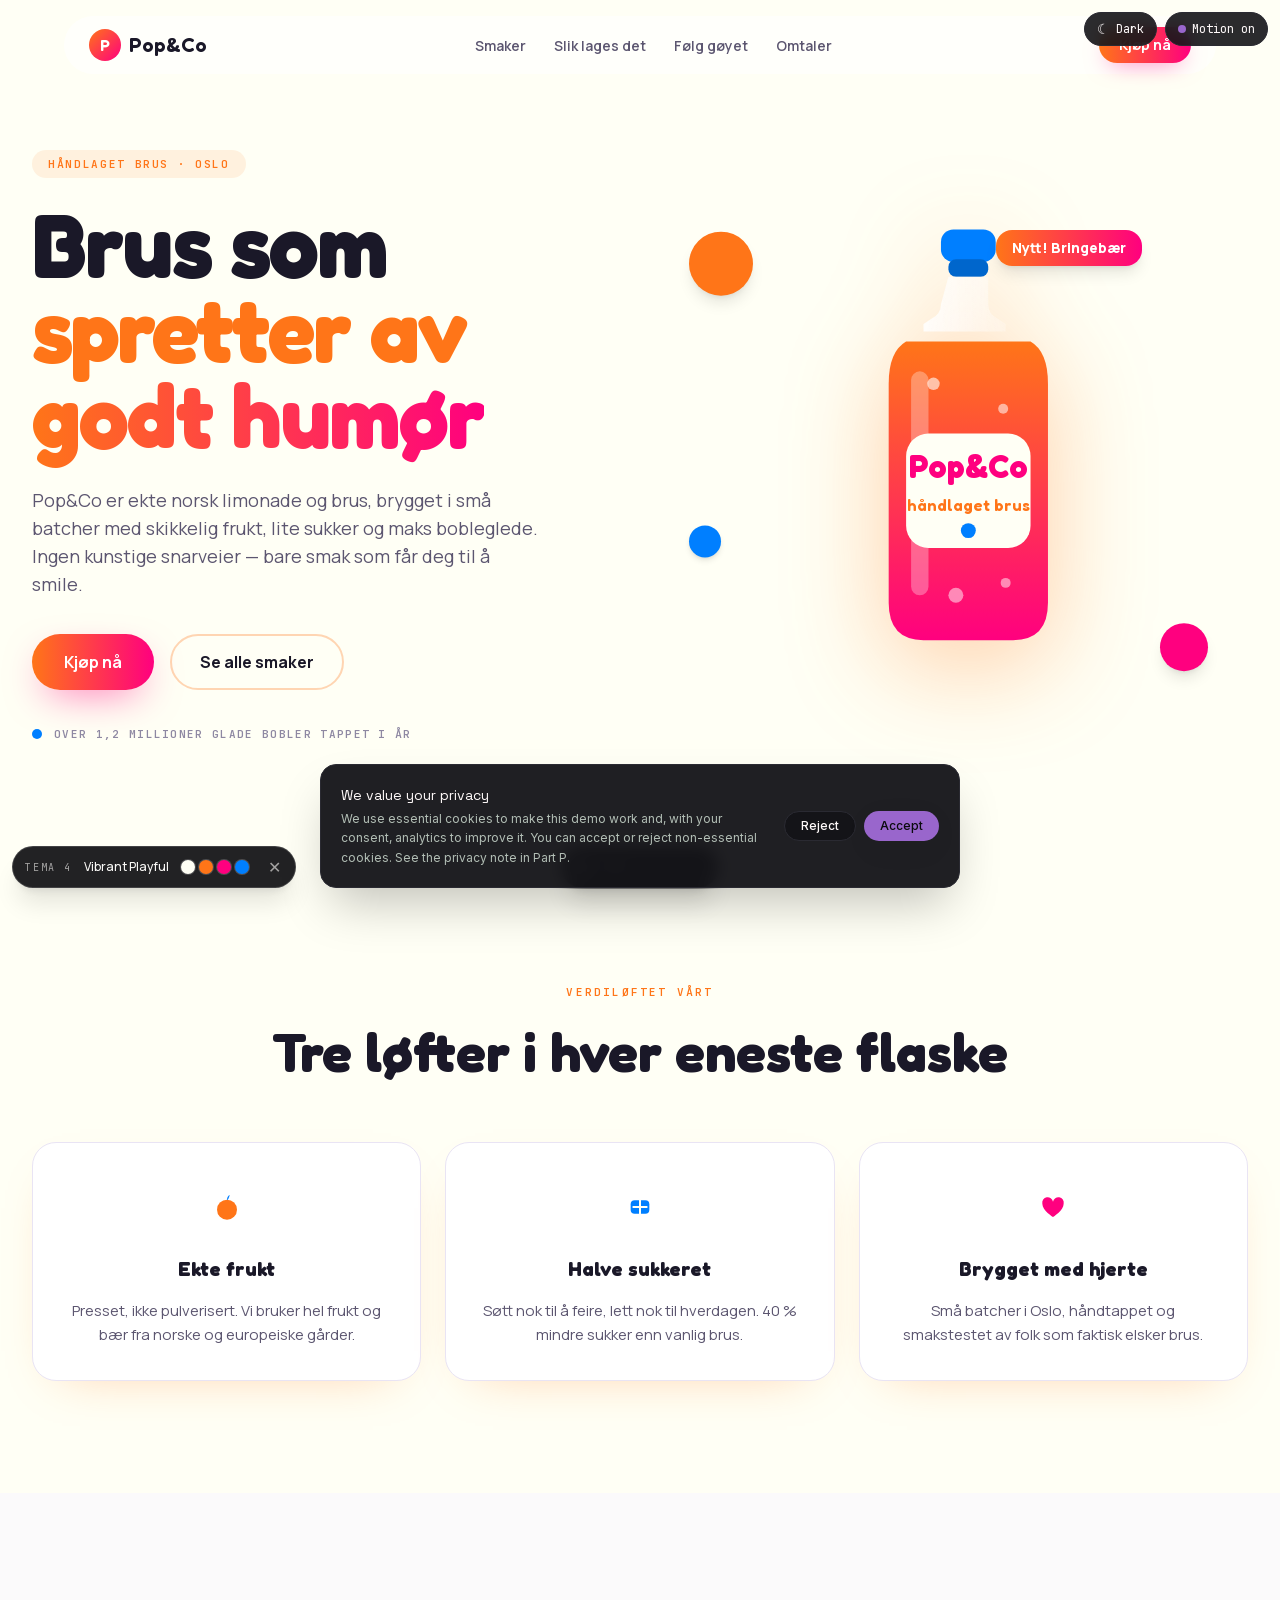
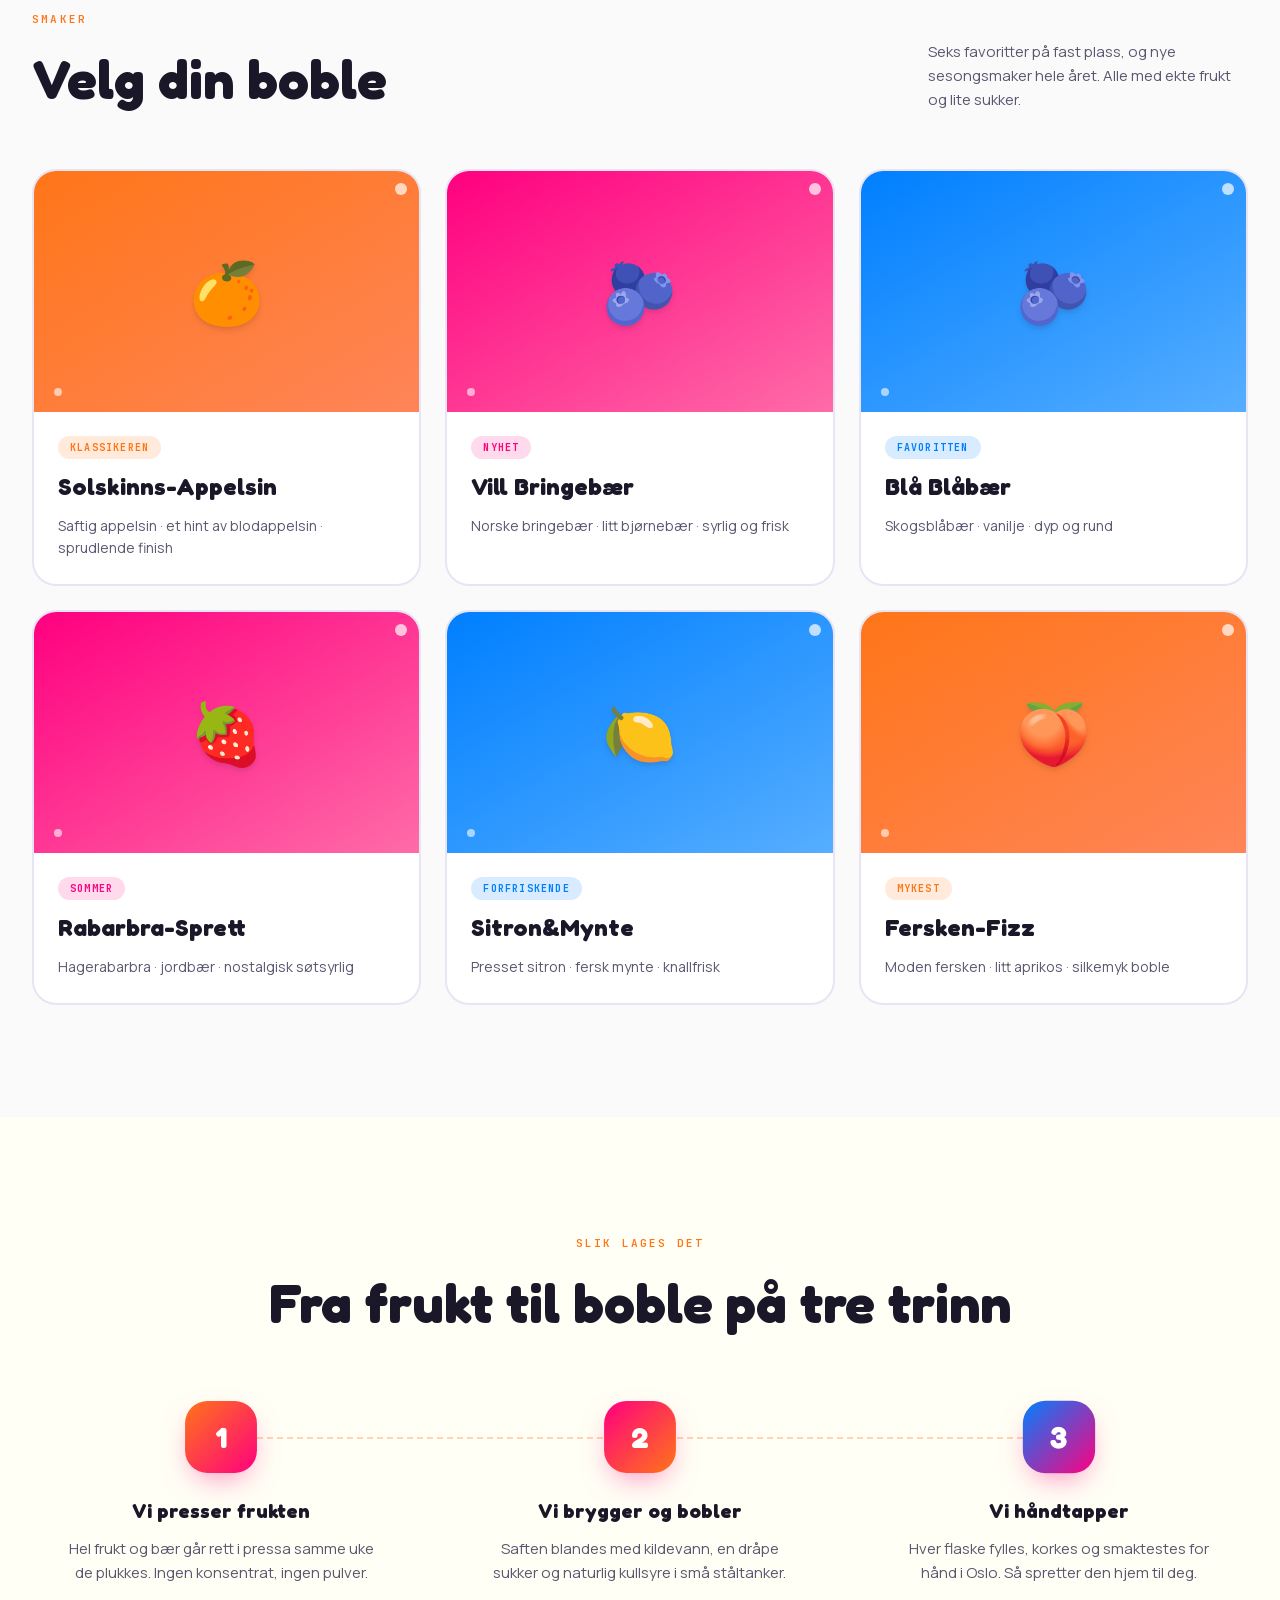
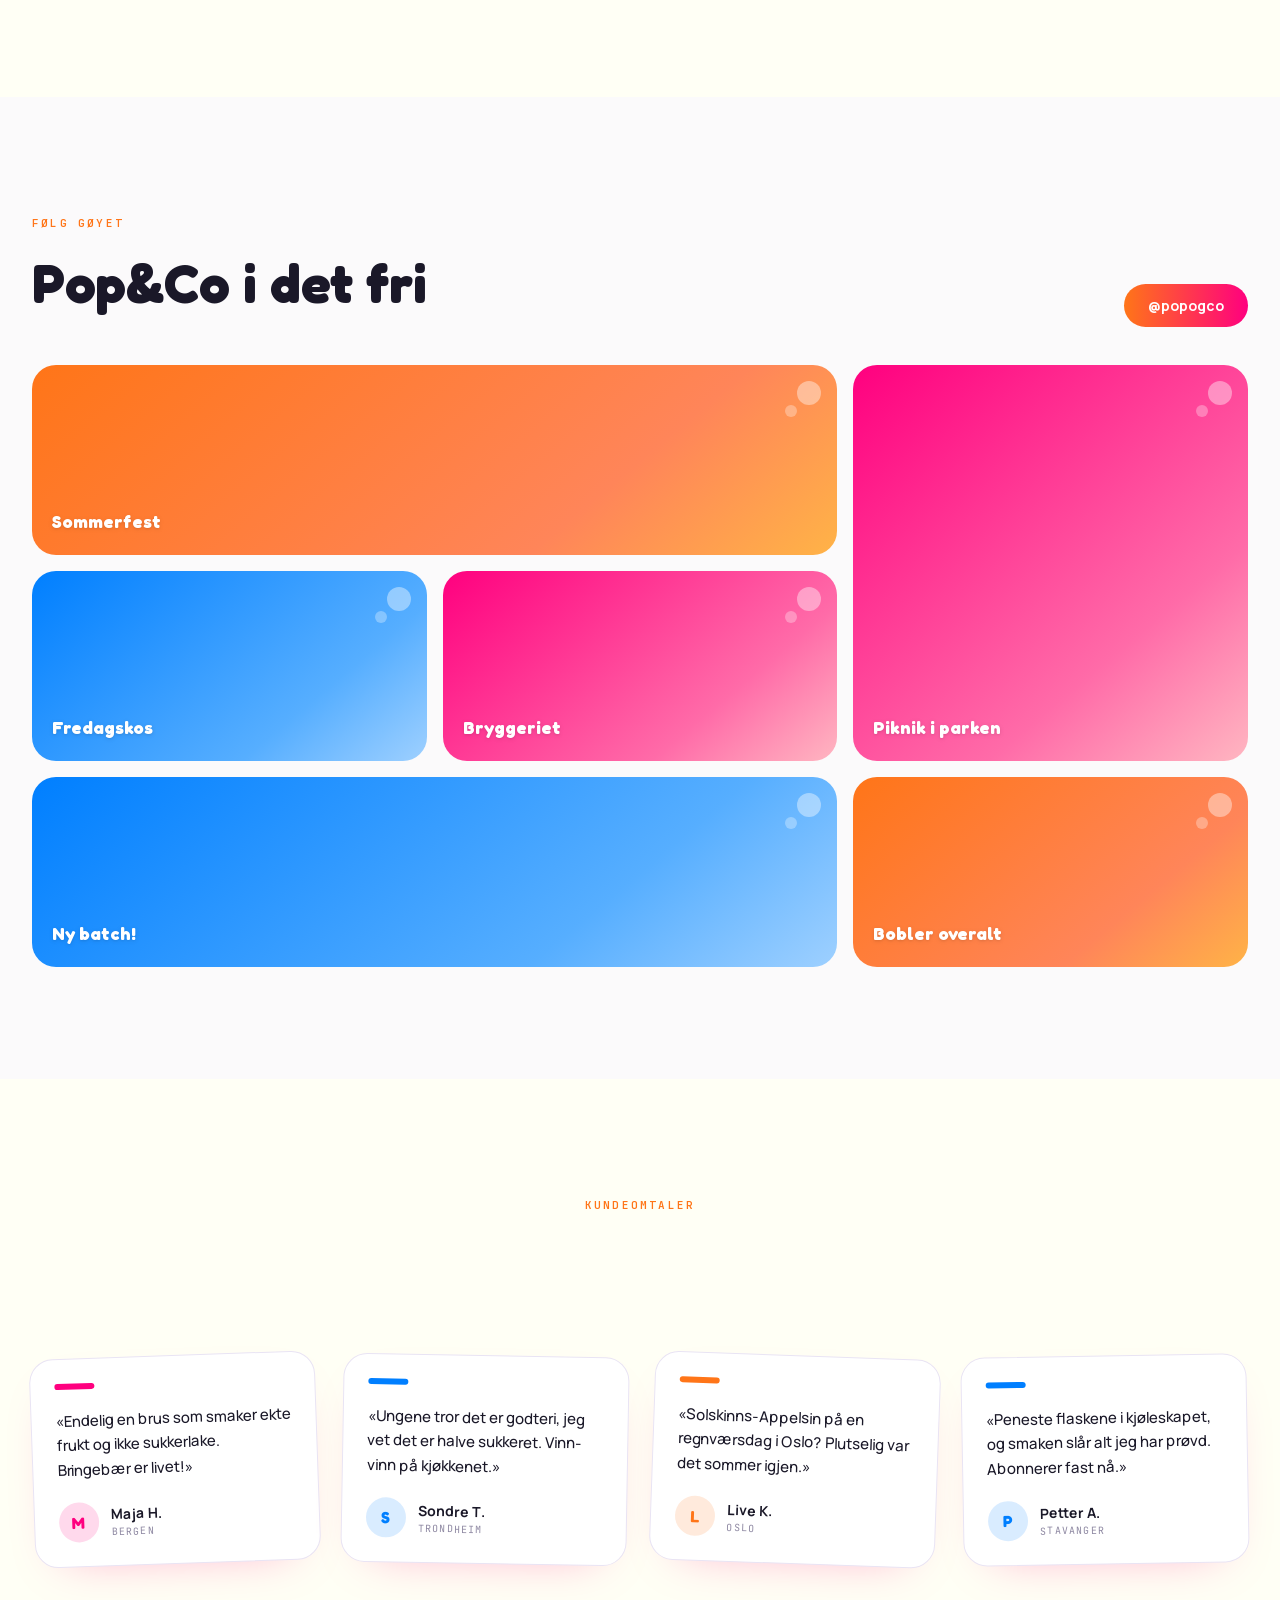
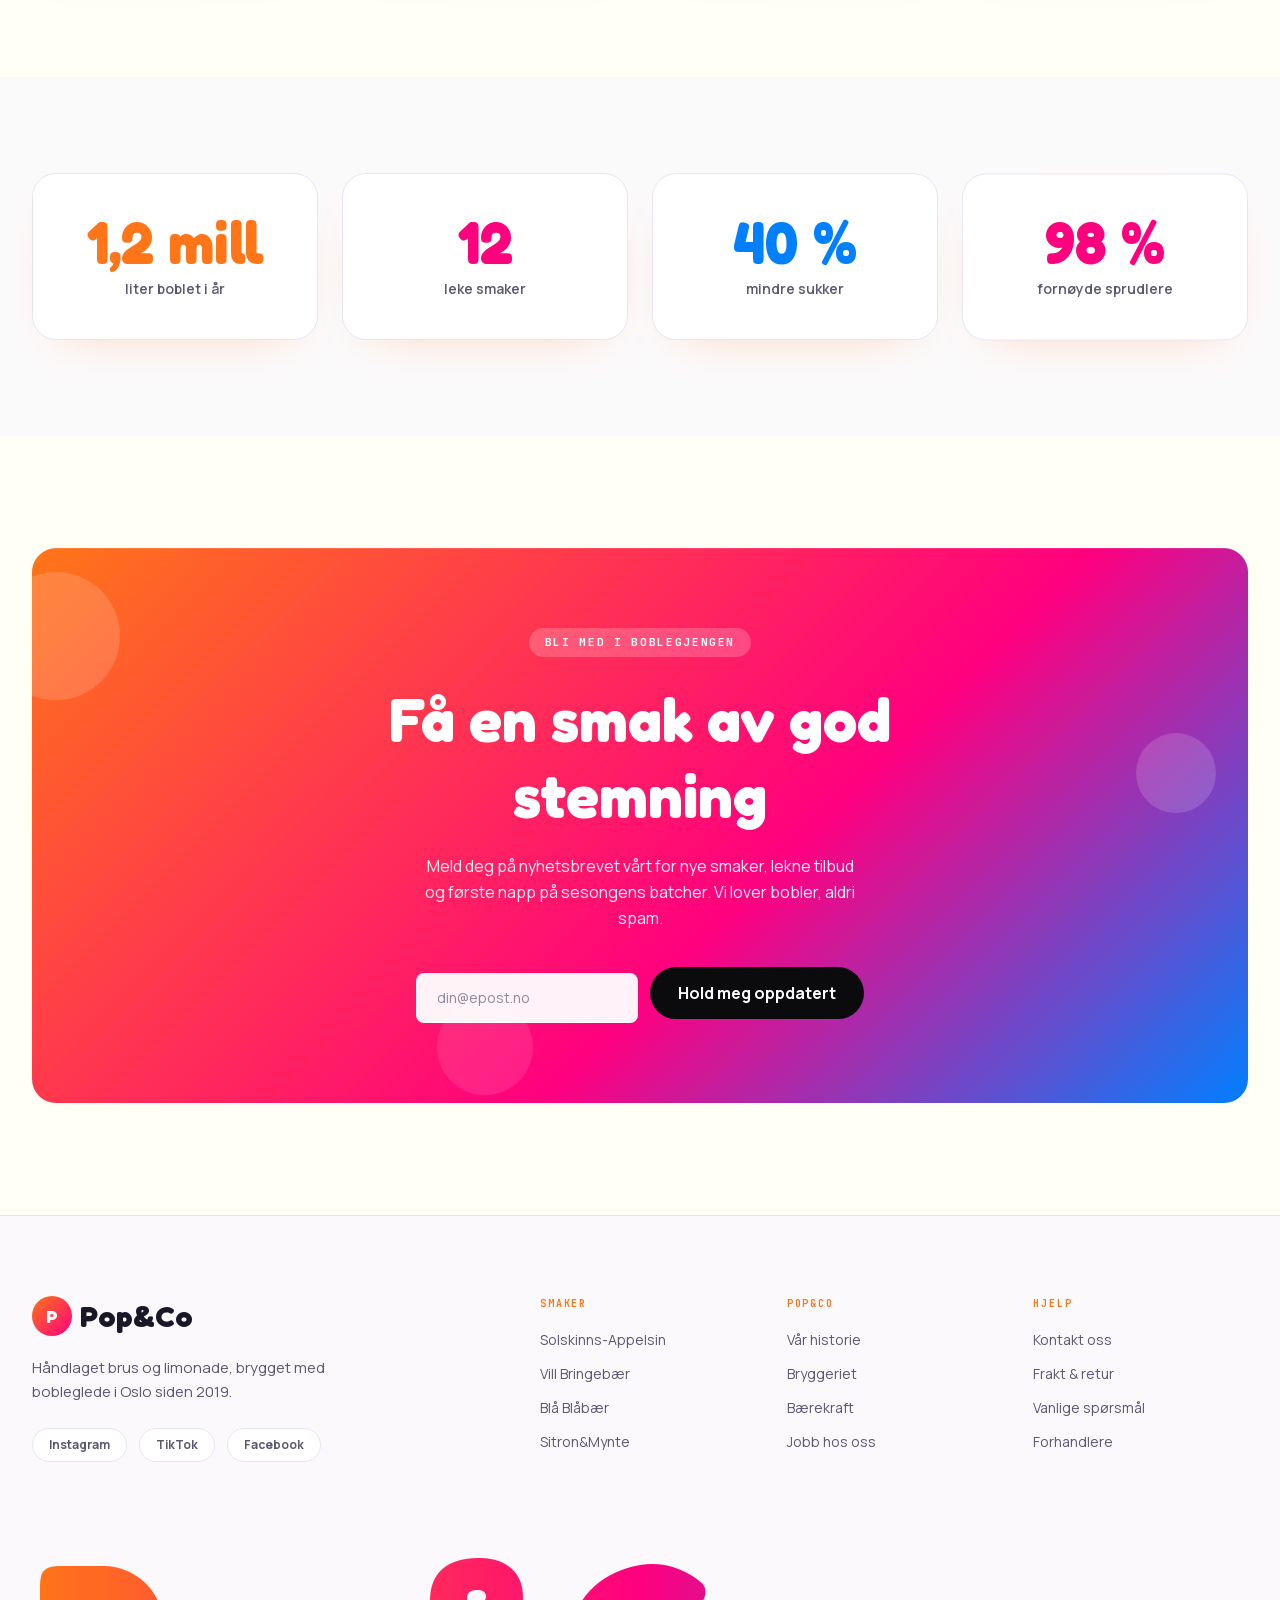
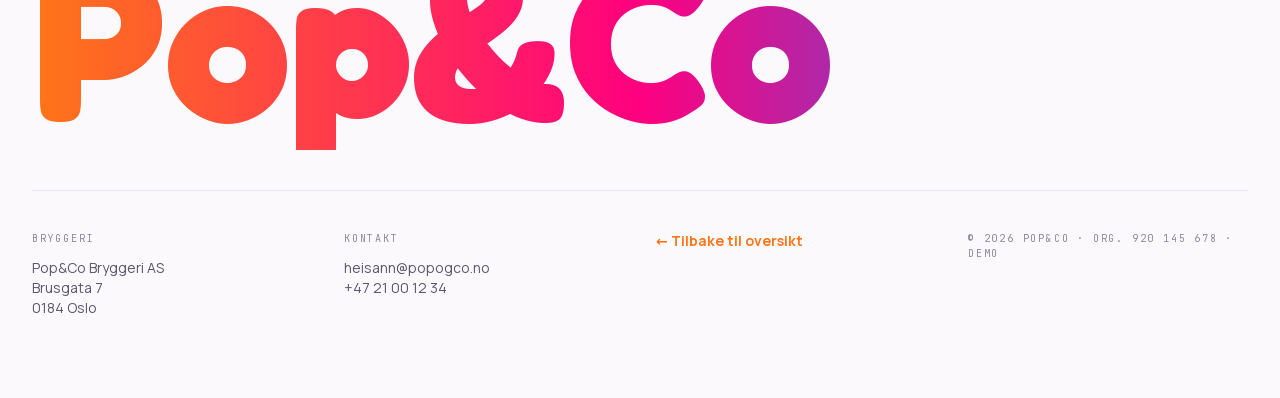
<file: tema/4/index.html>
<!DOCTYPE html><html lang="nb" class="dark __variable_f367f3 __variable_73ee6c __variable_eef148 __variable_0a80b4 __variable_07d15b __variable_eb41fe __variable_5afde0 __variable_93a132 __variable_dd5b2f __variable_158fa5 __variable_a4bae9 __variable_805830 __variable_3c557b"><head><meta charSet="utf-8"/><meta name="viewport" content="width=device-width, initial-scale=1"/><link rel="stylesheet" href="/_next/static/css/be36116535c6efb6.css" data-precedence="next"/><link rel="stylesheet" href="/_next/static/css/091cba3c0e9cf36c.css" data-precedence="next"/><link rel="preload" as="script" fetchPriority="low" href="/_next/static/chunks/webpack-ead7a0a60bedf2f0.js"/><script src="/_next/static/chunks/fd9d1056-e2e73be9bcc6cbc2.js" async=""></script><script src="/_next/static/chunks/117-acd5dda4c622585c.js" async=""></script><script src="/_next/static/chunks/main-app-d11d49f7336754f1.js" async=""></script><script src="/_next/static/chunks/972-5c005d1da27e3f58.js" async=""></script><script src="/_next/static/chunks/343-ac253c574fddc32e.js" async=""></script><script src="/_next/static/chunks/app/tema/4/page-998dc45017bad293.js" async=""></script><script src="/_next/static/chunks/c15bf2b0-7971b3d333b0cf68.js" async=""></script><script src="/_next/static/chunks/793-b4d9785de8a6275e.js" async=""></script><script src="/_next/static/chunks/app/layout-a27be5fb130b44f8.js" async=""></script><title>Pop&amp;Co — Vibrant Playful · Studio Demos</title><meta name="description" content="Runde former, blobs og sprett. Tema 4: leken energi."/><meta name="author" content="Studio Demos"/><meta name="keywords" content="nettsidedesign,webdesign Norge,temaer,bransjesider,Next.js,framer-motion,gsap,three.js,design demo"/><meta name="robots" content="index, follow"/><link rel="canonical" href="https://deskven.github.io/tema/4/"/><meta property="og:title" content="Pop&amp;Co — Vibrant Playful"/><meta property="og:description" content="Runde former, blobs og sprett. Tema 4: leken energi."/><meta property="og:url" content="https://deskven.github.io/tema/4/"/><meta property="og:site_name" content="Pop&amp;Co"/><meta property="og:locale" content="nb_NO"/><meta property="og:image" content="https://deskven.github.io/og.svg"/><meta name="twitter:card" content="summary_large_image"/><meta name="twitter:title" content="Studio Demos — ti komplette nettsidedesign"/><meta name="twitter:description" content="Fem temaer og fem bransjesider i ett."/><meta name="twitter:image" content="https://deskven.github.io/og.svg"/><link rel="icon" href="/icon.svg?5aa9c3a36ce4c17b" type="image/svg+xml" sizes="any"/><script>(function () {
  try {
    var t = localStorage.getItem('theme');
    if (t !== 'light' && t !== 'dark') t = 'dark';
    document.documentElement.classList.toggle('dark', t === 'dark');
    if (localStorage.getItem('reduce-motion') === '1') {
      document.documentElement.classList.add('reduce-motion');
    }
  } catch (e) {}
})();</script><script type="application/ld+json">{"@context":"https://schema.org","@graph":[{"@type":"Organization","@id":"https://deskven.github.io/#organization","name":"Studio Demos","url":"https://deskven.github.io","logo":"https://deskven.github.io/og.svg"},{"@type":"WebSite","@id":"https://deskven.github.io/#website","url":"https://deskven.github.io","name":"Studio Demos","inLanguage":"nb-NO","publisher":{"@id":"https://deskven.github.io/#organization"}}]}</script><script src="/_next/static/chunks/polyfills-42372ed130431b0a.js" noModule=""></script></head><body class="bg-ink font-sans text-snow antialiased"><a href="#main" class="skip-link">Hopp til innhold</a><div data-site="4" data-scheme="light" style="--bg:255 255 245;--card:255 255 255;--card-2:249 247 255;--border:233 228 244;--fg:26 24 40;--muted:92 86 112;--muted-2:142 136 162;--accent-rgb:255 117 24;--accent-2-rgb:255 0 127;--accent-contrast-rgb:255 255 255;--radius:24px;--font-display:var(--font-fredoka);--font-body:var(--font-manrope)" class="relative min-h-screen bg-ink font-body text-snow antialiased before:fixed before:inset-0 before:-z-10 before:bg-ink before:content-[&#x27;&#x27;]"><div class="sticky top-0 z-40 px-3 pt-3 sm:px-5 sm:pt-4"><nav class="mx-auto flex max-w-6xl items-center justify-between gap-4 rounded-full border px-4 py-2.5 transition-all duration-300 sm:px-6 border-transparent bg-surface/60 backdrop-blur-sm"><a href="#topp" class="flex items-center gap-2 font-display text-xl font-semibold text-snow"><span class="grid h-8 w-8 place-items-center rounded-full bg-gradient-to-br from-accent to-accent-2 text-base text-accent-contrast" aria-hidden="true">P</span>Pop&amp;Co</a><ul class="hidden items-center gap-7 md:flex"><li><a href="#smaker" class="text-sm font-semibold text-ash transition-colors hover:text-accent">Smaker</a></li><li><a href="#brygging" class="text-sm font-semibold text-ash transition-colors hover:text-accent">Slik lages det</a></li><li><a href="#galleri" class="text-sm font-semibold text-ash transition-colors hover:text-accent">Følg gøyet</a></li><li><a href="#omtaler" class="text-sm font-semibold text-ash transition-colors hover:text-accent">Omtaler</a></li></ul><a href="#kjop" class="rounded-full bg-gradient-to-r from-accent to-accent-2 px-5 py-2 text-sm font-bold text-accent-contrast shadow-[0_8px_24px_-10px_rgba(255,0,127,0.6)] transition-transform duration-200 hover:scale-105 active:scale-95">Kjøp nå</a></nav></div><main id="main"><section id="topp" class="relative mx-auto grid max-w-7xl grid-cols-1 items-center gap-10 overflow-hidden px-5 pb-20 pt-12 sm:px-8 lg:min-h-[88vh] lg:grid-cols-[1.05fr_0.95fr] lg:pb-28 lg:pt-16"><div class="pointer-events-none absolute inset-0 -z-10" aria-hidden="true"><div class="absolute -left-24 top-10 h-72 w-72 rounded-full bg-pumpkin/20 blur-3xl"></div><div class="absolute right-0 top-1/3 h-80 w-80 rounded-full bg-rose/15 blur-3xl"></div><div class="absolute bottom-0 left-1/3 h-64 w-64 rounded-full bg-azure/15 blur-3xl"></div></div><div class="relative"><div style="opacity:0;transform:translateY(24px)"><span class="inline-flex items-center gap-2 rounded-full bg-accent/10 px-4 py-1.5 font-mono text-[11px] font-semibold uppercase tracking-[0.15em] text-accent">Håndlaget brus · Oslo</span></div><div style="opacity:0;transform:translateY(24px)"><h1 class="mt-6 font-display text-[clamp(2.8rem,7vw,5.6rem)] font-bold leading-[0.95] tracking-[-0.02em] text-snow">Brus som<!-- --> <span class="text-accent">spretter av</span> <span class="bg-gradient-to-r from-accent to-accent-2 bg-clip-text text-transparent">godt humør</span></h1></div><div style="opacity:0;transform:translateY(24px)"><p class="mt-7 max-w-lg text-base leading-relaxed text-ash sm:text-lg">Pop&amp;Co er ekte norsk limonade og brus, brygget i små batcher med skikkelig frukt, lite sukker og maks bobleglede. Ingen kunstige snarveier — bare smak som får deg til å smile.</p></div><div style="opacity:0;transform:translateY(24px)"><div class="mt-9 flex flex-wrap items-center gap-4"><a href="#kjop" class="rounded-full bg-gradient-to-r from-accent to-accent-2 px-8 py-4 text-base font-bold text-accent-contrast shadow-[0_14px_40px_-14px_rgba(255,0,127,0.65)] transition-transform duration-200 hover:scale-105 active:scale-95">Kjøp nå</a><a href="#smaker" class="rounded-full border-2 border-accent/30 px-7 py-3.5 text-base font-bold text-snow transition-colors hover:border-accent hover:text-accent">Se alle smaker</a></div></div><div style="opacity:0;transform:translateY(24px)"><p class="mt-9 flex items-center gap-3 font-mono text-[11px] font-semibold uppercase tracking-[0.12em] text-slate2"><span class="inline-block h-2.5 w-2.5 rounded-full bg-azure" aria-hidden="true"></span>Over 1,2 millioner glade bobler tappet i år</p></div></div><div class="relative flex items-center justify-center"><div class="relative" style="opacity:0;transform:scale(0.8) rotate(-6deg)"><div class="absolute -right-2 top-2 z-20 -rotate-12 rounded-2xl bg-gradient-to-r from-accent to-accent-2 px-4 py-2 text-sm font-extrabold text-accent-contrast shadow-lg sm:-right-6" style="opacity:0;transform:scale(0)">Nytt! Bringebær</div><svg viewBox="0 0 240 360" class="h-[clamp(20rem,42vw,28rem)] w-auto drop-shadow-[0_24px_50px_rgba(255,117,24,0.35)]" role="img" aria-label="Pop&amp;Co brusflaske med appelsin- og bringebærbobler"><defs><linearGradient id="popLiquid" x1="0" y1="0" x2="0" y2="1"><stop offset="0%" stop-color="#FF7518"></stop><stop offset="100%" stop-color="#FF007F"></stop></linearGradient><linearGradient id="popGlass" x1="0" y1="0" x2="1" y2="0"><stop offset="0%" stop-color="#FFFFFF" stop-opacity="0.85"></stop><stop offset="100%" stop-color="#FFFFFF" stop-opacity="0.25"></stop></linearGradient></defs><rect x="98" y="6" width="44" height="26" rx="10" fill="#007FFF"></rect><rect x="104" y="30" width="32" height="14" rx="6" fill="#0066cc"></rect><path d="M104 44 h32 v22 q0 8 8 12 l6 4 v6 h-66 v-6 l6-4 q8-4 8-12 z" fill="url(#popGlass)"></path><path d="M70 96 q-14 8 -14 34 v176 q0 30 28 30 h72 q28 0 28-30 V130 q0-26-14-34 z" fill="url(#popLiquid)"></path><rect x="74" y="120" width="14" height="180" rx="7" fill="#FFFFFF" opacity="0.3"></rect><rect x="70" y="170" width="100" height="92" rx="18" fill="#FFFFF5"></rect><text x="120" y="206" text-anchor="middle" font-family="var(--font-fredoka), sans-serif" font-size="26" font-weight="700" fill="#FF007F">Pop&amp;Co</text><text x="120" y="232" text-anchor="middle" font-family="var(--font-fredoka), sans-serif" font-size="13" font-weight="600" fill="#FF7518">håndlaget brus</text><circle cx="120" cy="248" r="6" fill="#007FFF"></circle><circle cx="92" cy="130" r="5" fill="#FFFFFF" opacity="0.6"></circle><circle cx="148" cy="150" r="4" fill="#FFFFFF" opacity="0.55"></circle><circle cx="110" cy="300" r="6" fill="#FFFFFF" opacity="0.5"></circle><circle cx="150" cy="290" r="4" fill="#FFFFFF" opacity="0.5"></circle></svg></div><div class="absolute left-2 top-6 h-16 w-16 rounded-full bg-pumpkin shadow-lg sm:left-0" aria-hidden="true"></div><div class="absolute -bottom-2 right-4 h-12 w-12 rounded-full bg-rose shadow-lg sm:right-10" aria-hidden="true"></div><div class="absolute bottom-1/4 left-0 h-8 w-8 rounded-full bg-azure shadow-md" aria-hidden="true"></div></div></section><section class="mx-auto max-w-7xl px-5 py-20 sm:px-8 sm:py-28"><div class="mb-14 text-center"><div style="opacity:0;transform:translateY(24px)"><span class="font-mono text-[11px] font-semibold uppercase tracking-[0.2em] text-accent">Verdiløftet vårt</span></div><div style="opacity:0;transform:translateY(24px)"><h2 class="mt-4 font-display text-[clamp(2rem,4.5vw,3.4rem)] font-bold leading-tight text-snow">Tre løfter i hver eneste flaske</h2></div></div><div class="grid gap-6 sm:grid-cols-3"><div style="opacity:0;transform:translateY(24px)"><article class="flex h-full flex-col items-center gap-4 rounded-site border border-line bg-surface p-8 text-center shadow-[0_18px_50px_-30px_rgba(255,117,24,0.4)]"><span class="grid h-16 w-16 place-items-center rounded-full bg-pumpkin/12 text-pumpkin"><svg viewBox="0 0 48 48" class="h-8 w-8" aria-hidden="true"><circle cx="24" cy="28" r="15" fill="currentColor"></circle><path d="M24 13c0-5 4-7 4-7s-1 6-4 8z" fill="#007FFF"></path></svg></span><h3 class="font-display text-xl font-bold text-snow">Ekte frukt</h3><p class="text-[15px] leading-relaxed text-ash">Presset, ikke pulverisert. Vi bruker hel frukt og bær fra norske og europeiske gårder.</p></article></div><div style="opacity:0;transform:translateY(24px)"><article class="flex h-full flex-col items-center gap-4 rounded-site border border-line bg-surface p-8 text-center shadow-[0_18px_50px_-30px_rgba(255,117,24,0.4)]"><span class="grid h-16 w-16 place-items-center rounded-full bg-azure/12 text-azure"><svg viewBox="0 0 48 48" class="h-8 w-8" aria-hidden="true"><rect x="10" y="14" width="28" height="20" rx="6" fill="currentColor"></rect><path d="M14 24h20M24 14v20" stroke="#FFFFF5" stroke-width="3" stroke-linecap="round"></path></svg></span><h3 class="font-display text-xl font-bold text-snow">Halve sukkeret</h3><p class="text-[15px] leading-relaxed text-ash">Søtt nok til å feire, lett nok til hverdagen. 40 % mindre sukker enn vanlig brus.</p></article></div><div style="opacity:0;transform:translateY(24px)"><article class="flex h-full flex-col items-center gap-4 rounded-site border border-line bg-surface p-8 text-center shadow-[0_18px_50px_-30px_rgba(255,117,24,0.4)]"><span class="grid h-16 w-16 place-items-center rounded-full bg-rose/12 text-rose"><svg viewBox="0 0 48 48" class="h-8 w-8" aria-hidden="true"><path d="M24 39S8 29 8 19a8 8 0 0 1 16-3 8 8 0 0 1 16 3c0 10-16 20-16 20z" fill="currentColor"></path></svg></span><h3 class="font-display text-xl font-bold text-snow">Brygget med hjerte</h3><p class="text-[15px] leading-relaxed text-ash">Små batcher i Oslo, håndtappet og smakstestet av folk som faktisk elsker brus.</p></article></div></div></section><section id="smaker" class="bg-surface-2/60 py-20 sm:py-28"><div class="mx-auto max-w-7xl px-5 sm:px-8"><div class="mb-14 flex flex-wrap items-end justify-between gap-6"><div><div style="opacity:0;transform:translateY(24px)"><span class="font-mono text-[11px] font-semibold uppercase tracking-[0.2em] text-accent">Smaker</span></div><div style="opacity:0;transform:translateY(24px)"><h2 class="mt-4 font-display text-[clamp(2rem,4.5vw,3.4rem)] font-bold leading-tight text-snow">Velg din boble</h2></div></div><div style="opacity:0;transform:translateY(24px)"><p class="max-w-xs text-[15px] leading-relaxed text-ash">Seks favoritter på fast plass, og nye sesongsmaker hele året. Alle med ekte frukt og lite sukker.</p></div></div><div class="grid gap-6 sm:grid-cols-2 lg:grid-cols-3"><div style="opacity:0;transform:translateY(24px)"><article class="group flex h-full flex-col overflow-hidden rounded-site border-2 border-line bg-surface transition-colors group-hover:border-pumpkin"><div class="relative flex aspect-[16/10] items-center justify-center" style="background:linear-gradient(150deg,#FF7518,#FF8559)" role="img" aria-label="Smaken Solskinns-Appelsin"><span class="text-6xl drop-shadow-md" aria-hidden="true">🍊</span><span class="absolute right-3 top-3 h-3 w-3 rounded-full bg-white/70" aria-hidden="true"></span><span class="absolute bottom-4 left-5 h-2 w-2 rounded-full bg-white/60" aria-hidden="true"></span></div><div class="flex flex-1 flex-col gap-3 p-6"><span class="inline-flex w-fit rounded-full px-3 py-1 font-mono text-[10px] font-bold uppercase tracking-[0.12em] bg-pumpkin/15 text-pumpkin">Klassikeren</span><h3 class="font-display text-2xl font-bold text-snow">Solskinns-Appelsin</h3><p class="text-sm leading-relaxed text-ash">Saftig appelsin · et hint av blodappelsin · sprudlende finish</p></div></article></div><div style="opacity:0;transform:translateY(24px)"><article class="group flex h-full flex-col overflow-hidden rounded-site border-2 border-line bg-surface transition-colors group-hover:border-rose"><div class="relative flex aspect-[16/10] items-center justify-center" style="background:linear-gradient(150deg,#FF007F,#FF6BA8)" role="img" aria-label="Smaken Vill Bringebær"><span class="text-6xl drop-shadow-md" aria-hidden="true">🫐</span><span class="absolute right-3 top-3 h-3 w-3 rounded-full bg-white/70" aria-hidden="true"></span><span class="absolute bottom-4 left-5 h-2 w-2 rounded-full bg-white/60" aria-hidden="true"></span></div><div class="flex flex-1 flex-col gap-3 p-6"><span class="inline-flex w-fit rounded-full px-3 py-1 font-mono text-[10px] font-bold uppercase tracking-[0.12em] bg-rose/15 text-rose">Nyhet</span><h3 class="font-display text-2xl font-bold text-snow">Vill Bringebær</h3><p class="text-sm leading-relaxed text-ash">Norske bringebær · litt bjørnebær · syrlig og frisk</p></div></article></div><div style="opacity:0;transform:translateY(24px)"><article class="group flex h-full flex-col overflow-hidden rounded-site border-2 border-line bg-surface transition-colors group-hover:border-azure"><div class="relative flex aspect-[16/10] items-center justify-center" style="background:linear-gradient(150deg,#007FFF,#56AEFF)" role="img" aria-label="Smaken Blå Blåbær"><span class="text-6xl drop-shadow-md" aria-hidden="true">🫐</span><span class="absolute right-3 top-3 h-3 w-3 rounded-full bg-white/70" aria-hidden="true"></span><span class="absolute bottom-4 left-5 h-2 w-2 rounded-full bg-white/60" aria-hidden="true"></span></div><div class="flex flex-1 flex-col gap-3 p-6"><span class="inline-flex w-fit rounded-full px-3 py-1 font-mono text-[10px] font-bold uppercase tracking-[0.12em] bg-azure/15 text-azure">Favoritten</span><h3 class="font-display text-2xl font-bold text-snow">Blå Blåbær</h3><p class="text-sm leading-relaxed text-ash">Skogsblåbær · vanilje · dyp og rund</p></div></article></div><div style="opacity:0;transform:translateY(24px)"><article class="group flex h-full flex-col overflow-hidden rounded-site border-2 border-line bg-surface transition-colors group-hover:border-rose"><div class="relative flex aspect-[16/10] items-center justify-center" style="background:linear-gradient(150deg,#FF007F,#FF6BA8)" role="img" aria-label="Smaken Rabarbra-Sprett"><span class="text-6xl drop-shadow-md" aria-hidden="true">🍓</span><span class="absolute right-3 top-3 h-3 w-3 rounded-full bg-white/70" aria-hidden="true"></span><span class="absolute bottom-4 left-5 h-2 w-2 rounded-full bg-white/60" aria-hidden="true"></span></div><div class="flex flex-1 flex-col gap-3 p-6"><span class="inline-flex w-fit rounded-full px-3 py-1 font-mono text-[10px] font-bold uppercase tracking-[0.12em] bg-rose/15 text-rose">Sommer</span><h3 class="font-display text-2xl font-bold text-snow">Rabarbra-Sprett</h3><p class="text-sm leading-relaxed text-ash">Hagerabarbra · jordbær · nostalgisk søtsyrlig</p></div></article></div><div style="opacity:0;transform:translateY(24px)"><article class="group flex h-full flex-col overflow-hidden rounded-site border-2 border-line bg-surface transition-colors group-hover:border-azure"><div class="relative flex aspect-[16/10] items-center justify-center" style="background:linear-gradient(150deg,#007FFF,#56AEFF)" role="img" aria-label="Smaken Sitron&amp;Mynte"><span class="text-6xl drop-shadow-md" aria-hidden="true">🍋</span><span class="absolute right-3 top-3 h-3 w-3 rounded-full bg-white/70" aria-hidden="true"></span><span class="absolute bottom-4 left-5 h-2 w-2 rounded-full bg-white/60" aria-hidden="true"></span></div><div class="flex flex-1 flex-col gap-3 p-6"><span class="inline-flex w-fit rounded-full px-3 py-1 font-mono text-[10px] font-bold uppercase tracking-[0.12em] bg-azure/15 text-azure">Forfriskende</span><h3 class="font-display text-2xl font-bold text-snow">Sitron&amp;Mynte</h3><p class="text-sm leading-relaxed text-ash">Presset sitron · fersk mynte · knallfrisk</p></div></article></div><div style="opacity:0;transform:translateY(24px)"><article class="group flex h-full flex-col overflow-hidden rounded-site border-2 border-line bg-surface transition-colors group-hover:border-pumpkin"><div class="relative flex aspect-[16/10] items-center justify-center" style="background:linear-gradient(150deg,#FF7518,#FF8559)" role="img" aria-label="Smaken Fersken-Fizz"><span class="text-6xl drop-shadow-md" aria-hidden="true">🍑</span><span class="absolute right-3 top-3 h-3 w-3 rounded-full bg-white/70" aria-hidden="true"></span><span class="absolute bottom-4 left-5 h-2 w-2 rounded-full bg-white/60" aria-hidden="true"></span></div><div class="flex flex-1 flex-col gap-3 p-6"><span class="inline-flex w-fit rounded-full px-3 py-1 font-mono text-[10px] font-bold uppercase tracking-[0.12em] bg-pumpkin/15 text-pumpkin">Mykest</span><h3 class="font-display text-2xl font-bold text-snow">Fersken-Fizz</h3><p class="text-sm leading-relaxed text-ash">Moden fersken · litt aprikos · silkemyk boble</p></div></article></div></div></div></section><section id="brygging" class="mx-auto max-w-7xl px-5 py-20 sm:px-8 sm:py-28"><div class="mb-16 text-center"><div style="opacity:0;transform:translateY(24px)"><span class="font-mono text-[11px] font-semibold uppercase tracking-[0.2em] text-accent">Slik lages det</span></div><div style="opacity:0;transform:translateY(24px)"><h2 class="mt-4 font-display text-[clamp(2rem,4.5vw,3.4rem)] font-bold leading-tight text-snow">Fra frukt til boble på tre trinn</h2></div></div><div class="relative grid gap-10 sm:grid-cols-3"><div class="pointer-events-none absolute left-[16%] right-[16%] top-9 hidden border-t-2 border-dashed border-accent/30 sm:block" aria-hidden="true"></div><div style="opacity:0;transform:translateY(24px)"><div class="relative flex flex-col items-center text-center"><span class="relative z-10 grid h-[4.5rem] w-[4.5rem] place-items-center rounded-[1.4rem] bg-gradient-to-br from-pumpkin to-rose font-display text-3xl font-extrabold text-accent-contrast shadow-[0_12px_30px_-10px_rgba(255,0,127,0.5)] -rotate-6" style="transform:scale(0) rotate(-20deg)">1</span><h3 class="mt-6 font-display text-xl font-bold text-snow">Vi presser frukten</h3><p class="mt-3 max-w-xs text-[15px] leading-relaxed text-ash">Hel frukt og bær går rett i pressa samme uke de plukkes. Ingen konsentrat, ingen pulver.</p></div></div><div style="opacity:0;transform:translateY(24px)"><div class="relative flex flex-col items-center text-center"><span class="relative z-10 grid h-[4.5rem] w-[4.5rem] place-items-center rounded-[1.4rem] bg-gradient-to-br from-rose to-pumpkin font-display text-3xl font-extrabold text-accent-contrast shadow-[0_12px_30px_-10px_rgba(255,0,127,0.5)] rotate-3" style="transform:scale(0) rotate(-20deg)">2</span><h3 class="mt-6 font-display text-xl font-bold text-snow">Vi brygger og bobler</h3><p class="mt-3 max-w-xs text-[15px] leading-relaxed text-ash">Saften blandes med kildevann, en dråpe sukker og naturlig kullsyre i små ståltanker.</p></div></div><div style="opacity:0;transform:translateY(24px)"><div class="relative flex flex-col items-center text-center"><span class="relative z-10 grid h-[4.5rem] w-[4.5rem] place-items-center rounded-[1.4rem] bg-gradient-to-br from-azure to-rose font-display text-3xl font-extrabold text-accent-contrast shadow-[0_12px_30px_-10px_rgba(255,0,127,0.5)] -rotate-3" style="transform:scale(0) rotate(-20deg)">3</span><h3 class="mt-6 font-display text-xl font-bold text-snow">Vi håndtapper</h3><p class="mt-3 max-w-xs text-[15px] leading-relaxed text-ash">Hver flaske fylles, korkes og smaktestes for hånd i Oslo. Så spretter den hjem til deg.</p></div></div></div></section><section id="galleri" class="bg-surface-2/60 py-20 sm:py-28"><div class="mx-auto max-w-7xl px-5 sm:px-8"><div class="mb-12 flex flex-wrap items-end justify-between gap-6"><div><div style="opacity:0;transform:translateY(24px)"><span class="font-mono text-[11px] font-semibold uppercase tracking-[0.2em] text-accent">Følg gøyet</span></div><div style="opacity:0;transform:translateY(24px)"><h2 class="mt-4 font-display text-[clamp(2rem,4.5vw,3.4rem)] font-bold leading-tight text-snow">Pop&amp;Co i det fri</h2></div></div><div style="opacity:0;transform:translateY(24px)"><a href="#kjop" class="rounded-full bg-gradient-to-r from-accent to-accent-2 px-6 py-3 text-sm font-bold text-accent-contrast transition-transform duration-200 hover:scale-105">@popogco</a></div></div><div class="grid auto-rows-[170px] grid-cols-2 gap-4 sm:grid-cols-3 sm:auto-rows-[190px]"><div class="sm:col-span-2" style="opacity:0;transform:translateY(24px)"><div class="group relative flex h-full w-full items-end overflow-hidden rounded-site p-5" role="img" aria-label="Pop&amp;Co-øyeblikk: Sommerfest" style="background:linear-gradient(140deg,#FF7518,#FF8559 70%,#FFB347)"><span class="absolute right-4 top-4 h-6 w-6 rounded-full bg-white/40" aria-hidden="true"></span><span class="absolute right-10 top-10 h-3 w-3 rounded-full bg-white/30" aria-hidden="true"></span><span class="font-display text-lg font-bold text-white drop-shadow">Sommerfest</span></div></div><div class="sm:row-span-2" style="opacity:0;transform:translateY(24px)"><div class="group relative flex h-full w-full items-end overflow-hidden rounded-site p-5" role="img" aria-label="Pop&amp;Co-øyeblikk: Piknik i parken" style="background:linear-gradient(140deg,#FF007F,#FF6BA8 70%,#FFB6C1)"><span class="absolute right-4 top-4 h-6 w-6 rounded-full bg-white/40" aria-hidden="true"></span><span class="absolute right-10 top-10 h-3 w-3 rounded-full bg-white/30" aria-hidden="true"></span><span class="font-display text-lg font-bold text-white drop-shadow">Piknik i parken</span></div></div><div class="" style="opacity:0;transform:translateY(24px)"><div class="group relative flex h-full w-full items-end overflow-hidden rounded-site p-5" role="img" aria-label="Pop&amp;Co-øyeblikk: Fredagskos" style="background:linear-gradient(140deg,#007FFF,#56AEFF 70%,#9ED0FF)"><span class="absolute right-4 top-4 h-6 w-6 rounded-full bg-white/40" aria-hidden="true"></span><span class="absolute right-10 top-10 h-3 w-3 rounded-full bg-white/30" aria-hidden="true"></span><span class="font-display text-lg font-bold text-white drop-shadow">Fredagskos</span></div></div><div class="" style="opacity:0;transform:translateY(24px)"><div class="group relative flex h-full w-full items-end overflow-hidden rounded-site p-5" role="img" aria-label="Pop&amp;Co-øyeblikk: Bryggeriet" style="background:linear-gradient(140deg,#FF007F,#FF6BA8 70%,#FFB6C1)"><span class="absolute right-4 top-4 h-6 w-6 rounded-full bg-white/40" aria-hidden="true"></span><span class="absolute right-10 top-10 h-3 w-3 rounded-full bg-white/30" aria-hidden="true"></span><span class="font-display text-lg font-bold text-white drop-shadow">Bryggeriet</span></div></div><div class="sm:col-span-2" style="opacity:0;transform:translateY(24px)"><div class="group relative flex h-full w-full items-end overflow-hidden rounded-site p-5" role="img" aria-label="Pop&amp;Co-øyeblikk: Ny batch!" style="background:linear-gradient(140deg,#007FFF,#56AEFF 70%,#9ED0FF)"><span class="absolute right-4 top-4 h-6 w-6 rounded-full bg-white/40" aria-hidden="true"></span><span class="absolute right-10 top-10 h-3 w-3 rounded-full bg-white/30" aria-hidden="true"></span><span class="font-display text-lg font-bold text-white drop-shadow">Ny batch!</span></div></div><div class="" style="opacity:0;transform:translateY(24px)"><div class="group relative flex h-full w-full items-end overflow-hidden rounded-site p-5" role="img" aria-label="Pop&amp;Co-øyeblikk: Bobler overalt" style="background:linear-gradient(140deg,#FF7518,#FF8559 70%,#FFB347)"><span class="absolute right-4 top-4 h-6 w-6 rounded-full bg-white/40" aria-hidden="true"></span><span class="absolute right-10 top-10 h-3 w-3 rounded-full bg-white/30" aria-hidden="true"></span><span class="font-display text-lg font-bold text-white drop-shadow">Bobler overalt</span></div></div></div></div></section><section id="omtaler" class="mx-auto max-w-7xl px-5 py-20 sm:px-8 sm:py-28"><div class="mb-14 text-center"><div style="opacity:0;transform:translateY(24px)"><span class="font-mono text-[11px] font-semibold uppercase tracking-[0.2em] text-accent">Kundeomtaler</span></div><div style="opacity:0;transform:translateY(24px)"><h2 class="mt-4 font-display text-[clamp(2rem,4.5vw,3.4rem)] font-bold leading-tight text-snow">Folk blir glade. Hver gang.</h2></div></div><div class="grid gap-6 sm:grid-cols-2 lg:grid-cols-4"><div style="opacity:0;transform:translateY(24px)"><figure class="flex h-full flex-col gap-5 rounded-site border border-line bg-surface p-6 shadow-[0_18px_50px_-30px_rgba(255,0,127,0.35)] -rotate-2"><span class="h-1.5 w-10 rounded-full bg-rose" aria-hidden="true"></span><blockquote class="flex-1 text-[15px] font-medium leading-relaxed text-snow">«<!-- -->Endelig en brus som smaker ekte frukt og ikke sukkerlake. Bringebær er livet!<!-- -->»</blockquote><figcaption class="flex items-center gap-3"><span class="grid h-10 w-10 place-items-center rounded-full font-display text-base font-bold bg-rose/15 text-rose">M</span><span><span class="block text-sm font-bold text-snow">Maja H.</span><span class="block font-mono text-[10px] uppercase tracking-[0.12em] text-slate2">Bergen</span></span></figcaption></figure></div><div style="opacity:0;transform:translateY(24px)"><figure class="flex h-full flex-col gap-5 rounded-site border border-line bg-surface p-6 shadow-[0_18px_50px_-30px_rgba(255,0,127,0.35)] rotate-1"><span class="h-1.5 w-10 rounded-full bg-azure" aria-hidden="true"></span><blockquote class="flex-1 text-[15px] font-medium leading-relaxed text-snow">«<!-- -->Ungene tror det er godteri, jeg vet det er halve sukkeret. Vinn-vinn på kjøkkenet.<!-- -->»</blockquote><figcaption class="flex items-center gap-3"><span class="grid h-10 w-10 place-items-center rounded-full font-display text-base font-bold bg-azure/15 text-azure">S</span><span><span class="block text-sm font-bold text-snow">Sondre T.</span><span class="block font-mono text-[10px] uppercase tracking-[0.12em] text-slate2">Trondheim</span></span></figcaption></figure></div><div style="opacity:0;transform:translateY(24px)"><figure class="flex h-full flex-col gap-5 rounded-site border border-line bg-surface p-6 shadow-[0_18px_50px_-30px_rgba(255,0,127,0.35)] rotate-2"><span class="h-1.5 w-10 rounded-full bg-pumpkin" aria-hidden="true"></span><blockquote class="flex-1 text-[15px] font-medium leading-relaxed text-snow">«<!-- -->Solskinns-Appelsin på en regnværsdag i Oslo? Plutselig var det sommer igjen.<!-- -->»</blockquote><figcaption class="flex items-center gap-3"><span class="grid h-10 w-10 place-items-center rounded-full font-display text-base font-bold bg-pumpkin/15 text-pumpkin">L</span><span><span class="block text-sm font-bold text-snow">Live K.</span><span class="block font-mono text-[10px] uppercase tracking-[0.12em] text-slate2">Oslo</span></span></figcaption></figure></div><div style="opacity:0;transform:translateY(24px)"><figure class="flex h-full flex-col gap-5 rounded-site border border-line bg-surface p-6 shadow-[0_18px_50px_-30px_rgba(255,0,127,0.35)] -rotate-1"><span class="h-1.5 w-10 rounded-full bg-azure" aria-hidden="true"></span><blockquote class="flex-1 text-[15px] font-medium leading-relaxed text-snow">«<!-- -->Peneste flaskene i kjøleskapet, og smaken slår alt jeg har prøvd. Abonnerer fast nå.<!-- -->»</blockquote><figcaption class="flex items-center gap-3"><span class="grid h-10 w-10 place-items-center rounded-full font-display text-base font-bold bg-azure/15 text-azure">P</span><span><span class="block text-sm font-bold text-snow">Petter A.</span><span class="block font-mono text-[10px] uppercase tracking-[0.12em] text-slate2">Stavanger</span></span></figcaption></figure></div></div></section><section class="bg-surface-2/60 py-20 sm:py-24"><div class="mx-auto max-w-7xl px-5 sm:px-8"><div class="grid grid-cols-2 gap-6 lg:grid-cols-4"><div style="opacity:0;transform:translateY(24px)"><div class="flex flex-col items-center gap-2 rounded-site border border-line bg-surface px-4 py-10 text-center shadow-[0_18px_50px_-32px_rgba(255,117,24,0.4)]"><span class="font-display text-[clamp(2.4rem,5vw,3.6rem)] font-extrabold leading-none text-pumpkin">1,2 mill</span><span class="text-sm font-semibold text-ash">liter boblet i år</span></div></div><div style="opacity:0;transform:translateY(24px)"><div class="flex flex-col items-center gap-2 rounded-site border border-line bg-surface px-4 py-10 text-center shadow-[0_18px_50px_-32px_rgba(255,117,24,0.4)]"><span class="font-display text-[clamp(2.4rem,5vw,3.6rem)] font-extrabold leading-none text-rose">12</span><span class="text-sm font-semibold text-ash">leke smaker</span></div></div><div style="opacity:0;transform:translateY(24px)"><div class="flex flex-col items-center gap-2 rounded-site border border-line bg-surface px-4 py-10 text-center shadow-[0_18px_50px_-32px_rgba(255,117,24,0.4)]"><span class="font-display text-[clamp(2.4rem,5vw,3.6rem)] font-extrabold leading-none text-azure">40 %</span><span class="text-sm font-semibold text-ash">mindre sukker</span></div></div><div style="opacity:0;transform:translateY(24px)"><div class="flex flex-col items-center gap-2 rounded-site border border-line bg-surface px-4 py-10 text-center shadow-[0_18px_50px_-32px_rgba(255,117,24,0.4)]"><span class="font-display text-[clamp(2.4rem,5vw,3.6rem)] font-extrabold leading-none text-rose">98 %</span><span class="text-sm font-semibold text-ash">fornøyde sprudlere</span></div></div></div></div></section><section id="kjop" class="mx-auto max-w-7xl px-5 py-20 sm:px-8 sm:py-28"><div style="opacity:0;transform:translateY(24px)"><div class="relative overflow-hidden rounded-site px-6 py-16 text-center sm:px-16 sm:py-20"><div class="absolute inset-0 -z-10" style="background:linear-gradient(135deg,#FF7518,#FF007F 60%,#007FFF)" aria-hidden="true"></div><div class="pointer-events-none absolute inset-0 -z-10 overflow-hidden" aria-hidden="true"><div class="absolute -left-10 top-6 h-32 w-32 rounded-full bg-white/15"></div><div class="absolute right-8 top-1/3 h-20 w-20 rounded-full bg-white/15"></div><div class="absolute bottom-2 left-1/3 h-24 w-24 rounded-full bg-white/10"></div></div><span class="inline-flex rounded-full bg-white/20 px-4 py-1.5 font-mono text-[11px] font-bold uppercase tracking-[0.15em] text-white">Bli med i boblegjengen</span><h2 class="mx-auto mt-6 max-w-2xl font-display text-[clamp(2.2rem,5vw,3.8rem)] font-extrabold leading-tight text-white">Få en smak av god stemning</h2><p class="mx-auto mt-5 max-w-md text-base leading-relaxed text-white/90">Meld deg på nyhetsbrevet vårt for nye smaker, lekne tilbud og første napp på sesongens batcher. Vi lover bobler, aldri spam.</p><form class="mx-auto mt-9 flex max-w-md flex-col gap-3 text-left sm:flex-row sm:items-start" noValidate=""><div class="flex-1"><div class="flex flex-col gap-1.5"><label for=":R7a4puusmkq:" class="text-xs font-medium text-ash"></label><input class="w-full rounded-lg border bg-ink/40 px-3.5 py-2.5 text-sm text-snow placeholder:text-slate2 transition-colors focus-visible:outline-none focus-visible:ring-2 focus-visible:ring-accent/60 border-line rounded-full border-white/40 bg-white/95 px-5 py-3.5 text-base text-inkfixed placeholder:text-inkfixed/50" id=":R7a4puusmkq:" type="email" placeholder="din@epost.no" aria-label="E-postadresse" value=""/></div></div><button type="submit" class="shrink-0 rounded-full bg-inkfixed px-7 py-3.5 text-base font-bold text-white transition-transform duration-200 hover:scale-105 active:scale-95">Hold meg oppdatert</button></form></div></div></section></main><footer class="relative overflow-hidden border-t border-line bg-surface-2/70"><div class="mx-auto max-w-7xl px-5 py-20 sm:px-8"><div class="grid gap-12 lg:grid-cols-[1.3fr_2fr]"><div><p class="flex items-center gap-2 font-display text-3xl font-bold text-snow"><span class="grid h-10 w-10 place-items-center rounded-full bg-gradient-to-br from-accent to-accent-2 text-lg text-accent-contrast" aria-hidden="true">P</span>Pop&amp;Co</p><p class="mt-5 max-w-xs text-[15px] leading-relaxed text-ash">Håndlaget brus og limonade, brygget med bobleglede i Oslo siden 2019.</p><div class="mt-6 flex gap-3"><a href="#kjop" class="rounded-full border border-line bg-surface px-4 py-2 text-xs font-bold text-ash transition-colors hover:border-accent hover:text-accent">Instagram</a><a href="#kjop" class="rounded-full border border-line bg-surface px-4 py-2 text-xs font-bold text-ash transition-colors hover:border-accent hover:text-accent">TikTok</a><a href="#kjop" class="rounded-full border border-line bg-surface px-4 py-2 text-xs font-bold text-ash transition-colors hover:border-accent hover:text-accent">Facebook</a></div></div><div class="grid grid-cols-2 gap-8 sm:grid-cols-3"><div><p class="mb-4 font-mono text-[10px] font-bold uppercase tracking-[0.18em] text-accent">Smaker</p><ul class="space-y-2.5"><li><a href="#kjop" class="text-sm text-ash transition-colors hover:text-snow">Solskinns-Appelsin</a></li><li><a href="#kjop" class="text-sm text-ash transition-colors hover:text-snow">Vill Bringebær</a></li><li><a href="#kjop" class="text-sm text-ash transition-colors hover:text-snow">Blå Blåbær</a></li><li><a href="#kjop" class="text-sm text-ash transition-colors hover:text-snow">Sitron&amp;Mynte</a></li></ul></div><div><p class="mb-4 font-mono text-[10px] font-bold uppercase tracking-[0.18em] text-accent">Pop&amp;Co</p><ul class="space-y-2.5"><li><a href="#kjop" class="text-sm text-ash transition-colors hover:text-snow">Vår historie</a></li><li><a href="#kjop" class="text-sm text-ash transition-colors hover:text-snow">Bryggeriet</a></li><li><a href="#kjop" class="text-sm text-ash transition-colors hover:text-snow">Bærekraft</a></li><li><a href="#kjop" class="text-sm text-ash transition-colors hover:text-snow">Jobb hos oss</a></li></ul></div><div><p class="mb-4 font-mono text-[10px] font-bold uppercase tracking-[0.18em] text-accent">Hjelp</p><ul class="space-y-2.5"><li><a href="#kjop" class="text-sm text-ash transition-colors hover:text-snow">Kontakt oss</a></li><li><a href="#kjop" class="text-sm text-ash transition-colors hover:text-snow">Frakt &amp; retur</a></li><li><a href="#kjop" class="text-sm text-ash transition-colors hover:text-snow">Vanlige spørsmål</a></li><li><a href="#kjop" class="text-sm text-ash transition-colors hover:text-snow">Forhandlere</a></li></ul></div></div></div><p class="mt-16 select-none bg-gradient-to-r from-accent via-rose to-azure bg-clip-text font-display text-[clamp(3.5rem,18vw,14rem)] font-extrabold leading-none text-transparent" aria-hidden="true">Pop&amp;Co</p><div class="mt-10 grid grid-cols-2 gap-8 border-t border-line pt-10 sm:grid-cols-4"><div><p class="mb-3 font-mono text-[10px] uppercase tracking-[0.18em] text-slate2">Bryggeri</p><p class="text-sm text-ash">Pop&amp;Co Bryggeri AS</p><p class="text-sm text-ash">Brusgata 7</p><p class="text-sm text-ash">0184 Oslo</p></div><div><p class="mb-3 font-mono text-[10px] uppercase tracking-[0.18em] text-slate2">Kontakt</p><p class="text-sm text-ash">heisann@popogco.no</p><p class="text-sm text-ash">+47 21 00 12 34</p></div><div class="flex items-start"><a class="text-sm font-bold text-accent underline-offset-4 transition-colors hover:underline" href="/">← Tilbake til oversikt</a></div><div class="flex items-start sm:justify-end"><p class="font-mono text-[10px] uppercase tracking-[0.18em] text-slate2">© 2026 Pop&amp;Co · Org. 920 145 678 · Demo</p></div></div></div></footer><aside class="fixed bottom-3 left-3 z-[55] flex max-w-[78vw] items-center gap-3 rounded-full border border-white/15 bg-inkfixed/90 py-1.5 pl-3 pr-1.5 text-paper shadow-xl backdrop-blur" aria-label="Palett for Pop&amp;Co: Ivory · Pumpkin · Rose · Azure"><span class="font-mono text-[10px] uppercase tracking-[0.18em] text-paper/60">Tema 4</span><span class="hidden text-xs font-medium sm:inline">Vibrant Playful</span><span class="flex items-center gap-1" aria-hidden="true"><span class="h-3.5 w-3.5 rounded-full ring-1 ring-white/20" style="background:#FFFFF5" title="#FFFFF5"></span><span class="h-3.5 w-3.5 rounded-full ring-1 ring-white/20" style="background:#FF7518" title="#FF7518"></span><span class="h-3.5 w-3.5 rounded-full ring-1 ring-white/20" style="background:#FF007F" title="#FF007F"></span><span class="h-3.5 w-3.5 rounded-full ring-1 ring-white/20" style="background:#007FFF" title="#007FFF"></span></span><button type="button" aria-label="Skjul palett-etikett" class="grid h-7 w-7 place-items-center rounded-full text-paper/60 transition-colors hover:bg-white/10 hover:text-paper">✕</button></aside></div><div class="fixed bottom-3 left-1/2 z-[60] -translate-x-1/2"><button type="button" aria-expanded="false" aria-label="Åpne demo-velger" class="flex items-center gap-2.5 rounded-full border border-white/15 bg-inkfixed/90 py-2 pl-3.5 pr-2.5 text-paper shadow-xl backdrop-blur transition-transform hover:-translate-y-0.5"><span aria-hidden="true" class="grid grid-cols-2 gap-0.5"><span class="h-1.5 w-1.5 rounded-[1px] bg-paper/70"></span><span class="h-1.5 w-1.5 rounded-[1px] bg-paper/70"></span><span class="h-1.5 w-1.5 rounded-[1px] bg-paper/70"></span><span class="h-1.5 w-1.5 rounded-[1px] bg-paper/70"></span></span><span class="font-mono text-[11px] uppercase tracking-wider">Demo</span><span class="font-mono text-[11px] text-paper/55">Forside</span><span aria-hidden="true" class="text-paper/55">▴</span></button></div><div class="fixed right-3 top-3 z-[60] flex items-center gap-2"><button type="button" aria-pressed="false" aria-label="Switch to light theme" title="Theme: dark" class="inline-flex items-center gap-1.5 rounded-full border border-line bg-surface/90 px-3 py-2 font-mono text-xs text-snow backdrop-blur transition-colors hover:border-amethyst/60"><span aria-hidden="true" class="text-sm leading-none">☾</span><span class="hidden sm:inline">Dark</span></button><button type="button" aria-pressed="false" aria-label="Toggle reduced motion" title="Pause animations across the site" class="inline-flex items-center gap-1.5 rounded-full border border-line bg-surface/90 px-3 py-2 font-mono text-xs text-snow backdrop-blur transition-colors hover:border-amethyst/60"><span aria-hidden="true" class="h-2 w-2 rounded-full bg-amethyst"></span><span class="hidden sm:inline">Motion on</span></button></div><div aria-live="polite" aria-atomic="false" class="pointer-events-none fixed bottom-4 right-4 z-[90] flex w-[min(92vw,22rem)] flex-col gap-2"></div><style>@keyframes toastIn{from{opacity:0;transform:translateY(10px)}to{opacity:1;transform:none}}</style><script src="/_next/static/chunks/webpack-ead7a0a60bedf2f0.js" async=""></script><script>(self.__next_f=self.__next_f||[]).push([0]);self.__next_f.push([2,null])</script><script>self.__next_f.push([1,"1:HL[\"/_next/static/css/be36116535c6efb6.css\",\"style\"]\n2:HL[\"/_next/static/css/091cba3c0e9cf36c.css\",\"style\"]\n"])</script><script>self.__next_f.push([1,"3:I[2846,[],\"\"]\n5:I[6736,[\"972\",\"static/chunks/972-5c005d1da27e3f58.js\",\"343\",\"static/chunks/343-ac253c574fddc32e.js\",\"87\",\"static/chunks/app/tema/4/page-998dc45017bad293.js\"],\"Header\"]\n6:I[291,[\"972\",\"static/chunks/972-5c005d1da27e3f58.js\",\"343\",\"static/chunks/343-ac253c574fddc32e.js\",\"87\",\"static/chunks/app/tema/4/page-998dc45017bad293.js\"],\"Hero\"]\n7:I[3306,[\"972\",\"static/chunks/972-5c005d1da27e3f58.js\",\"343\",\"static/chunks/343-ac253c574fddc32e.js\",\"87\",\"static/chunks/app/tema/4/page-998dc45017bad293.js\"],\"Intro\"]\n8:I[7792,[\"972\",\"static/chunks/972-5c005d1da27e3f58.js\",\"343\",\"static/chunks/343-ac253c574fddc32e.js\",\"87\",\"static/chunks/app/tema/4/page-998dc45017bad293.js\"],\"Flavors\"]\n9:I[4936,[\"972\",\"static/chunks/972-5c005d1da27e3f58.js\",\"343\",\"static/chunks/343-ac253c574fddc32e.js\",\"87\",\"static/chunks/app/tema/4/page-998dc45017bad293.js\"],\"Brewing\"]\na:I[7329,[\"972\",\"static/chunks/972-5c005d1da27e3f58.js\",\"343\",\"static/chunks/343-ac253c574fddc32e.js\",\"87\",\"static/chunks/app/tema/4/page-998dc45017bad293.js\"],\"Showcase\"]\nb:I[4929,[\"972\",\"static/chunks/972-5c005d1da27e3f58.js\",\"343\",\"static/chunks/343-ac253c574fddc32e.js\",\"87\",\"static/chunks/app/tema/4/page-998dc45017bad293.js\"],\"Reviews\"]\nc:I[880,[\"972\",\"static/chunks/972-5c005d1da27e3f58.js\",\"343\",\"static/chunks/343-ac253c574fddc32e.js\",\"87\",\"static/chunks/app/tema/4/page-998dc45017bad293.js\"],\"Stats\"]\nd:I[1262,[\"972\",\"static/chunks/972-5c005d1da27e3f58.js\",\"343\",\"static/chunks/343-ac253c574fddc32e.js\",\"87\",\"static/chunks/app/tema/4/page-998dc45017bad293.js\"],\"CTA\"]\ne:I[9743,[\"972\",\"static/chunks/972-5c005d1da27e3f58.js\",\"343\",\"static/chunks/343-ac253c574fddc32e.js\",\"87\",\"static/chunks/app/tema/4/page-998dc45017bad293.js\"],\"Footer\"]\nf:I[5119,[\"972\",\"static/chunks/972-5c005d1da27e3f58.js\",\"343\",\"static/chunks/343-ac253c574fddc32e.js\",\"87\",\"static/chunks/app/tema/4/page-998dc45017bad293.js\"],\"SiteTag\"]\n11:I[4707,[],\"\"]\n12:I[6423,[],\"\"]\n13:I[8655,[\"922\",\"static/chunks/c15bf2b0-7971b3d333b0cf68.js\",\"972\",\"static/chunks/972-5c005d1da27e3f58.js\",\"793\",\"static/chunks/79"])</script><script>self.__next_f.push([1,"3-b4d9785de8a6275e.js\",\"185\",\"static/chunks/app/layout-a27be5fb130b44f8.js\"],\"Providers\"]\n14:I[9713,[\"922\",\"static/chunks/c15bf2b0-7971b3d333b0cf68.js\",\"972\",\"static/chunks/972-5c005d1da27e3f58.js\",\"793\",\"static/chunks/793-b4d9785de8a6275e.js\",\"185\",\"static/chunks/app/layout-a27be5fb130b44f8.js\"],\"SmoothScroll\"]\n15:I[2203,[\"922\",\"static/chunks/c15bf2b0-7971b3d333b0cf68.js\",\"972\",\"static/chunks/972-5c005d1da27e3f58.js\",\"793\",\"static/chunks/793-b4d9785de8a6275e.js\",\"185\",\"static/chunks/app/layout-a27be5fb130b44f8.js\"],\"DemoSwitcher\"]\n16:I[9363,[\"922\",\"static/chunks/c15bf2b0-7971b3d333b0cf68.js\",\"972\",\"static/chunks/972-5c005d1da27e3f58.js\",\"793\",\"static/chunks/793-b4d9785de8a6275e.js\",\"185\",\"static/chunks/app/layout-a27be5fb130b44f8.js\"],\"Controls\"]\n17:I[6922,[\"922\",\"static/chunks/c15bf2b0-7971b3d333b0cf68.js\",\"972\",\"static/chunks/972-5c005d1da27e3f58.js\",\"793\",\"static/chunks/793-b4d9785de8a6275e.js\",\"185\",\"static/chunks/app/layout-a27be5fb130b44f8.js\"],\"CookieConsent\"]\n19:I[1060,[],\"\"]\n10:{\"--bg\":\"255 255 245\",\"--card\":\"255 255 255\",\"--card-2\":\"249 247 255\",\"--border\":\"233 228 244\",\"--fg\":\"26 24 40\",\"--muted\":\"92 86 112\",\"--muted-2\":\"142 136 162\",\"--accent-rgb\":\"255 117 24\",\"--accent-2-rgb\":\"255 0 127\",\"--accent-contrast-rgb\":\"255 255 255\",\"--radius\":\"24px\",\"--font-display\":\"var(--font-fredoka)\",\"--font-body\":\"var(--font-manrope)\"}\n1a:[]\n"])</script><script>self.__next_f.push([1,"0:[\"$\",\"$L3\",null,{\"buildId\":\"4T2p-NyokpywVzbMmjj1b\",\"assetPrefix\":\"\",\"urlParts\":[\"\",\"tema\",\"4\",\"\"],\"initialTree\":[\"\",{\"children\":[\"tema\",{\"children\":[\"4\",{\"children\":[\"__PAGE__\",{}]}]}]},\"$undefined\",\"$undefined\",true],\"initialSeedData\":[\"\",{\"children\":[\"tema\",{\"children\":[\"4\",{\"children\":[\"__PAGE__\",{},[[\"$L4\",[\"$\",\"div\",null,{\"data-site\":\"4\",\"data-scheme\":\"light\",\"style\":{\"--bg\":\"255 255 245\",\"--card\":\"255 255 255\",\"--card-2\":\"249 247 255\",\"--border\":\"233 228 244\",\"--fg\":\"26 24 40\",\"--muted\":\"92 86 112\",\"--muted-2\":\"142 136 162\",\"--accent-rgb\":\"255 117 24\",\"--accent-2-rgb\":\"255 0 127\",\"--accent-contrast-rgb\":\"255 255 255\",\"--radius\":\"24px\",\"--font-display\":\"var(--font-fredoka)\",\"--font-body\":\"var(--font-manrope)\"},\"className\":\"relative min-h-screen bg-ink font-body text-snow antialiased before:fixed before:inset-0 before:-z-10 before:bg-ink before:content-['']\",\"children\":[[[\"$\",\"$L5\",null,{}],[\"$\",\"main\",null,{\"id\":\"main\",\"children\":[[\"$\",\"$L6\",null,{}],[\"$\",\"$L7\",null,{}],[\"$\",\"$L8\",null,{}],[\"$\",\"$L9\",null,{}],[\"$\",\"$La\",null,{}],[\"$\",\"$Lb\",null,{}],[\"$\",\"$Lc\",null,{}],[\"$\",\"$Ld\",null,{}]]}],[\"$\",\"$Le\",null,{}]],[\"$\",\"$Lf\",null,{\"site\":{\"slug\":\"4\",\"route\":\"/tema/4\",\"kind\":\"tema\",\"index\":4,\"name\":\"Pop\u0026Co\",\"label\":\"Vibrant Playful\",\"tagline\":\"Leken energi — runde former, blobs, sprett og gradient-knapper.\",\"paletteLabel\":\"Ivory · Pumpkin · Rose · Azure\",\"swatches\":[\"#FFFFF5\",\"#FF7518\",\"#FF007F\",\"#007FFF\"],\"scheme\":\"light\",\"motion\":\"bouncy · springs · sticker pops\",\"tokens\":\"$10\"}}]]}],null],null],null]},[null,[\"$\",\"$L11\",null,{\"parallelRouterKey\":\"children\",\"segmentPath\":[\"children\",\"tema\",\"children\",\"4\",\"children\"],\"error\":\"$undefined\",\"errorStyles\":\"$undefined\",\"errorScripts\":\"$undefined\",\"template\":[\"$\",\"$L12\",null,{}],\"templateStyles\":\"$undefined\",\"templateScripts\":\"$undefined\",\"notFound\":\"$undefined\",\"notFoundStyles\":\"$undefined\"}]],null]},[null,[\"$\",\"$L11\",null,{\"parallelRouterKey\":\"children\",\"segmentPath\":[\"children\",\"tema\",\"children\"],\"error\":\"$undefined\",\"errorStyles\":\"$undefined\",\"errorScripts\":\"$undefined\",\"template\":[\"$\",\"$L12\",null,{}],\"templateStyles\":\"$undefined\",\"templateScripts\":\"$undefined\",\"notFound\":\"$undefined\",\"notFoundStyles\":\"$undefined\"}]],null]},[[[[\"$\",\"link\",\"0\",{\"rel\":\"stylesheet\",\"href\":\"/_next/static/css/be36116535c6efb6.css\",\"precedence\":\"next\",\"crossOrigin\":\"$undefined\"}],[\"$\",\"link\",\"1\",{\"rel\":\"stylesheet\",\"href\":\"/_next/static/css/091cba3c0e9cf36c.css\",\"precedence\":\"next\",\"crossOrigin\":\"$undefined\"}]],[\"$\",\"html\",null,{\"lang\":\"nb\",\"suppressHydrationWarning\":true,\"className\":\"dark __variable_f367f3 __variable_73ee6c __variable_eef148 __variable_0a80b4 __variable_07d15b __variable_eb41fe __variable_5afde0 __variable_93a132 __variable_dd5b2f __variable_158fa5 __variable_a4bae9 __variable_805830 __variable_3c557b\",\"children\":[[\"$\",\"head\",null,{\"children\":[[\"$\",\"script\",null,{\"dangerouslySetInnerHTML\":{\"__html\":\"(function () {\\n  try {\\n    var t = localStorage.getItem('theme');\\n    if (t !== 'light' \u0026\u0026 t !== 'dark') t = 'dark';\\n    document.documentElement.classList.toggle('dark', t === 'dark');\\n    if (localStorage.getItem('reduce-motion') === '1') {\\n      document.documentElement.classList.add('reduce-motion');\\n    }\\n  } catch (e) {}\\n})();\"}}],[\"$\",\"script\",null,{\"type\":\"application/ld+json\",\"dangerouslySetInnerHTML\":{\"__html\":\"{\\\"@context\\\":\\\"https://schema.org\\\",\\\"@graph\\\":[{\\\"@type\\\":\\\"Organization\\\",\\\"@id\\\":\\\"https://deskven.github.io/#organization\\\",\\\"name\\\":\\\"Studio Demos\\\",\\\"url\\\":\\\"https://deskven.github.io\\\",\\\"logo\\\":\\\"https://deskven.github.io/og.svg\\\"},{\\\"@type\\\":\\\"WebSite\\\",\\\"@id\\\":\\\"https://deskven.github.io/#website\\\",\\\"url\\\":\\\"https://deskven.github.io\\\",\\\"name\\\":\\\"Studio Demos\\\",\\\"inLanguage\\\":\\\"nb-NO\\\",\\\"publisher\\\":{\\\"@id\\\":\\\"https://deskven.github.io/#organization\\\"}}]}\"}}]]}],[\"$\",\"body\",null,{\"className\":\"bg-ink font-sans text-snow antialiased\",\"children\":[[\"$\",\"a\",null,{\"href\":\"#main\",\"className\":\"skip-link\",\"children\":\"Hopp til innhold\"}],[\"$\",\"$L13\",null,{\"children\":[[\"$\",\"$L14\",null,{\"children\":[\"$\",\"$L11\",null,{\"parallelRouterKey\":\"children\",\"segmentPath\":[\"children\"],\"error\":\"$undefined\",\"errorStyles\":\"$undefined\",\"errorScripts\":\"$undefined\",\"template\":[\"$\",\"$L12\",null,{}],\"templateStyles\":\"$undefined\",\"templateScripts\":\"$undefined\",\"notFound\":[[\"$\",\"title\",null,{\"children\":\"404: This page could not be found.\"}],[\"$\",\"div\",null,{\"style\":{\"fontFamily\":\"system-ui,\\\"Segoe UI\\\",Roboto,Helvetica,Arial,sans-serif,\\\"Apple Color Emoji\\\",\\\"Segoe UI Emoji\\\"\",\"height\":\"100vh\",\"textAlign\":\"center\",\"display\":\"flex\",\"flexDirection\":\"column\",\"alignItems\":\"center\",\"justifyContent\":\"center\"},\"children\":[\"$\",\"div\",null,{\"children\":[[\"$\",\"style\",null,{\"dangerouslySetInnerHTML\":{\"__html\":\"body{color:#000;background:#fff;margin:0}.next-error-h1{border-right:1px solid rgba(0,0,0,.3)}@media (prefers-color-scheme:dark){body{color:#fff;background:#000}.next-error-h1{border-right:1px solid rgba(255,255,255,.3)}}\"}}],[\"$\",\"h1\",null,{\"className\":\"next-error-h1\",\"style\":{\"display\":\"inline-block\",\"margin\":\"0 20px 0 0\",\"padding\":\"0 23px 0 0\",\"fontSize\":24,\"fontWeight\":500,\"verticalAlign\":\"top\",\"lineHeight\":\"49px\"},\"children\":\"404\"}],[\"$\",\"div\",null,{\"style\":{\"display\":\"inline-block\"},\"children\":[\"$\",\"h2\",null,{\"style\":{\"fontSize\":14,\"fontWeight\":400,\"lineHeight\":\"49px\",\"margin\":0},\"children\":\"This page could not be found.\"}]}]]}]}]],\"notFoundStyles\":[]}]}],[\"$\",\"$L15\",null,{}],[\"$\",\"$L16\",null,{}],[\"$\",\"$L17\",null,{}]]}]]}]]}]],null],null],\"couldBeIntercepted\":false,\"initialHead\":[null,\"$L18\"],\"globalErrorComponent\":\"$19\",\"missingSlots\":\"$W1a\"}]\n"])</script><script>self.__next_f.push([1,"18:[[\"$\",\"meta\",\"0\",{\"name\":\"viewport\",\"content\":\"width=device-width, initial-scale=1\"}],[\"$\",\"meta\",\"1\",{\"charSet\":\"utf-8\"}],[\"$\",\"title\",\"2\",{\"children\":\"Pop\u0026Co — Vibrant Playful · Studio Demos\"}],[\"$\",\"meta\",\"3\",{\"name\":\"description\",\"content\":\"Runde former, blobs og sprett. Tema 4: leken energi.\"}],[\"$\",\"meta\",\"4\",{\"name\":\"author\",\"content\":\"Studio Demos\"}],[\"$\",\"meta\",\"5\",{\"name\":\"keywords\",\"content\":\"nettsidedesign,webdesign Norge,temaer,bransjesider,Next.js,framer-motion,gsap,three.js,design demo\"}],[\"$\",\"meta\",\"6\",{\"name\":\"robots\",\"content\":\"index, follow\"}],[\"$\",\"link\",\"7\",{\"rel\":\"canonical\",\"href\":\"https://deskven.github.io/tema/4/\"}],[\"$\",\"meta\",\"8\",{\"property\":\"og:title\",\"content\":\"Pop\u0026Co — Vibrant Playful\"}],[\"$\",\"meta\",\"9\",{\"property\":\"og:description\",\"content\":\"Runde former, blobs og sprett. Tema 4: leken energi.\"}],[\"$\",\"meta\",\"10\",{\"property\":\"og:url\",\"content\":\"https://deskven.github.io/tema/4/\"}],[\"$\",\"meta\",\"11\",{\"property\":\"og:site_name\",\"content\":\"Pop\u0026Co\"}],[\"$\",\"meta\",\"12\",{\"property\":\"og:locale\",\"content\":\"nb_NO\"}],[\"$\",\"meta\",\"13\",{\"property\":\"og:image\",\"content\":\"https://deskven.github.io/og.svg\"}],[\"$\",\"meta\",\"14\",{\"name\":\"twitter:card\",\"content\":\"summary_large_image\"}],[\"$\",\"meta\",\"15\",{\"name\":\"twitter:title\",\"content\":\"Studio Demos — ti komplette nettsidedesign\"}],[\"$\",\"meta\",\"16\",{\"name\":\"twitter:description\",\"content\":\"Fem temaer og fem bransjesider i ett.\"}],[\"$\",\"meta\",\"17\",{\"name\":\"twitter:image\",\"content\":\"https://deskven.github.io/og.svg\"}],[\"$\",\"link\",\"18\",{\"rel\":\"icon\",\"href\":\"/icon.svg?5aa9c3a36ce4c17b\",\"type\":\"image/svg+xml\",\"sizes\":\"any\"}]]\n4:null\n"])</script></body></html>
</file>
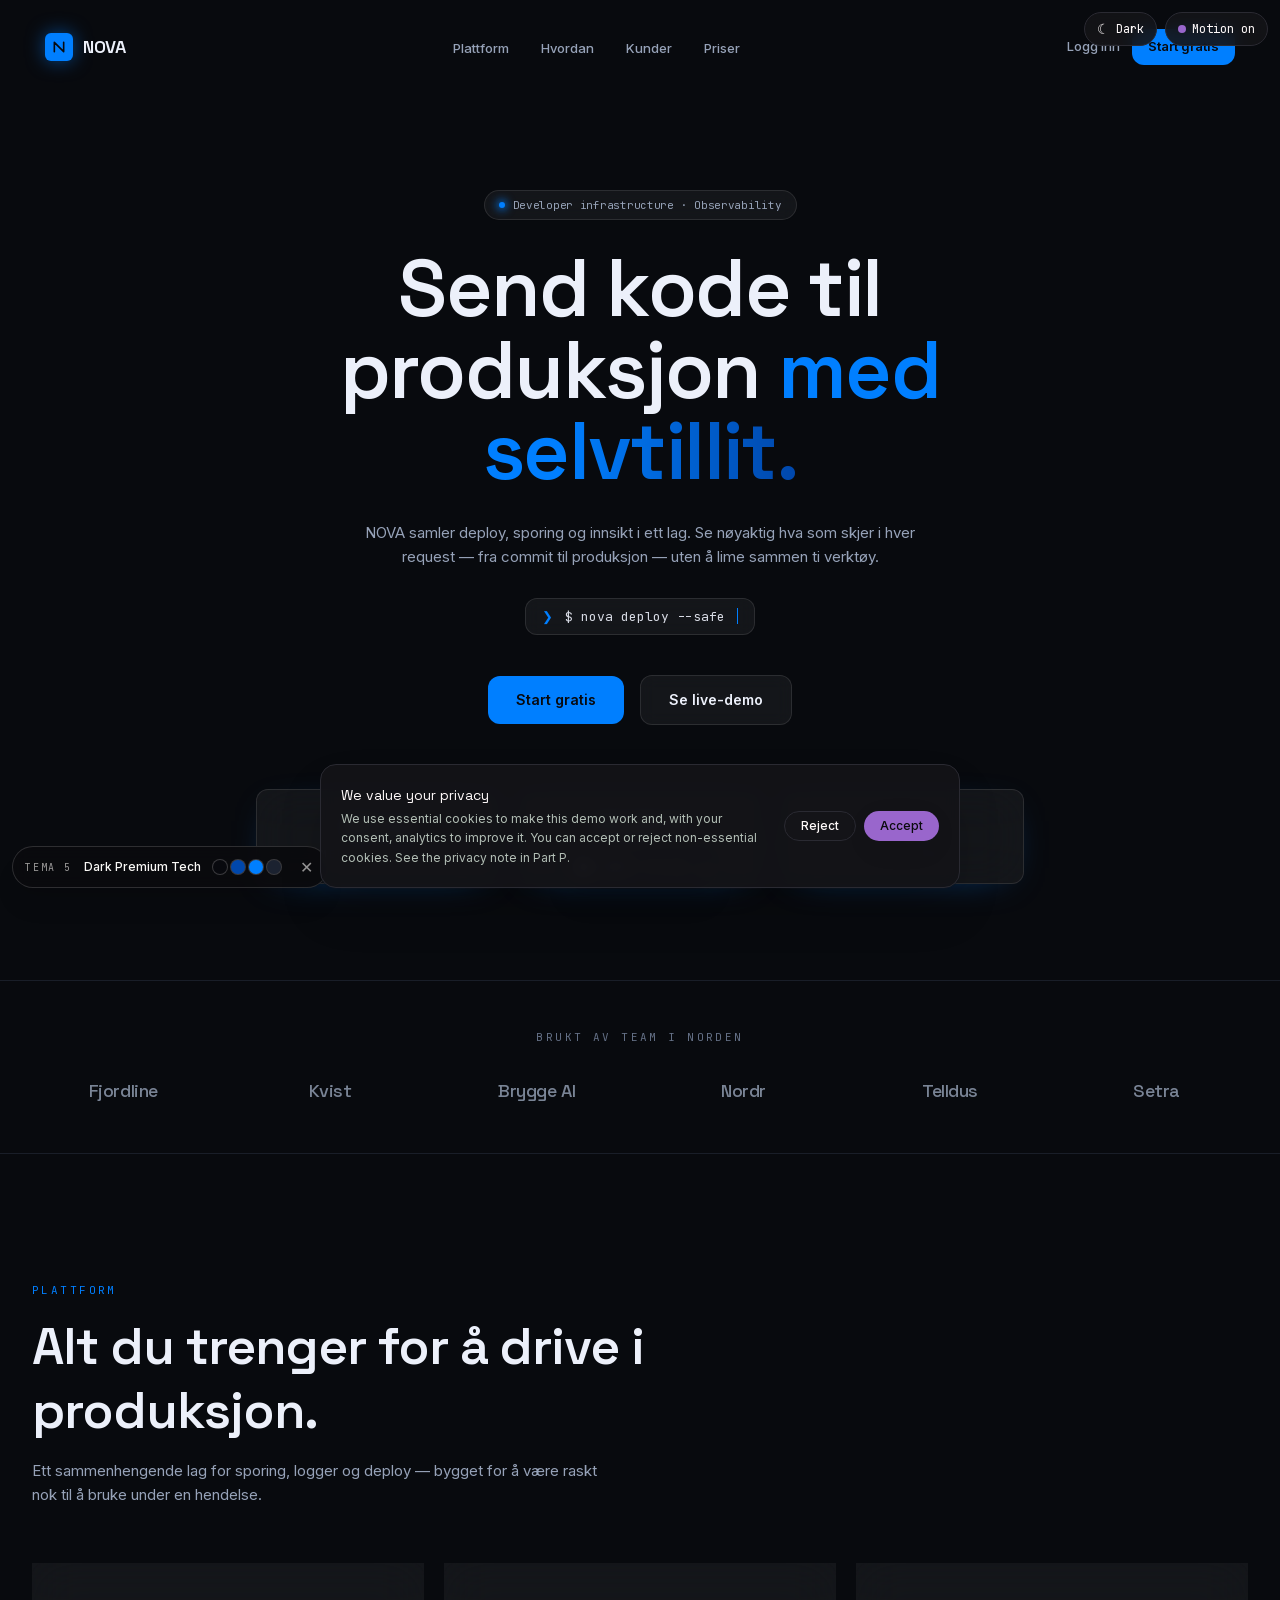
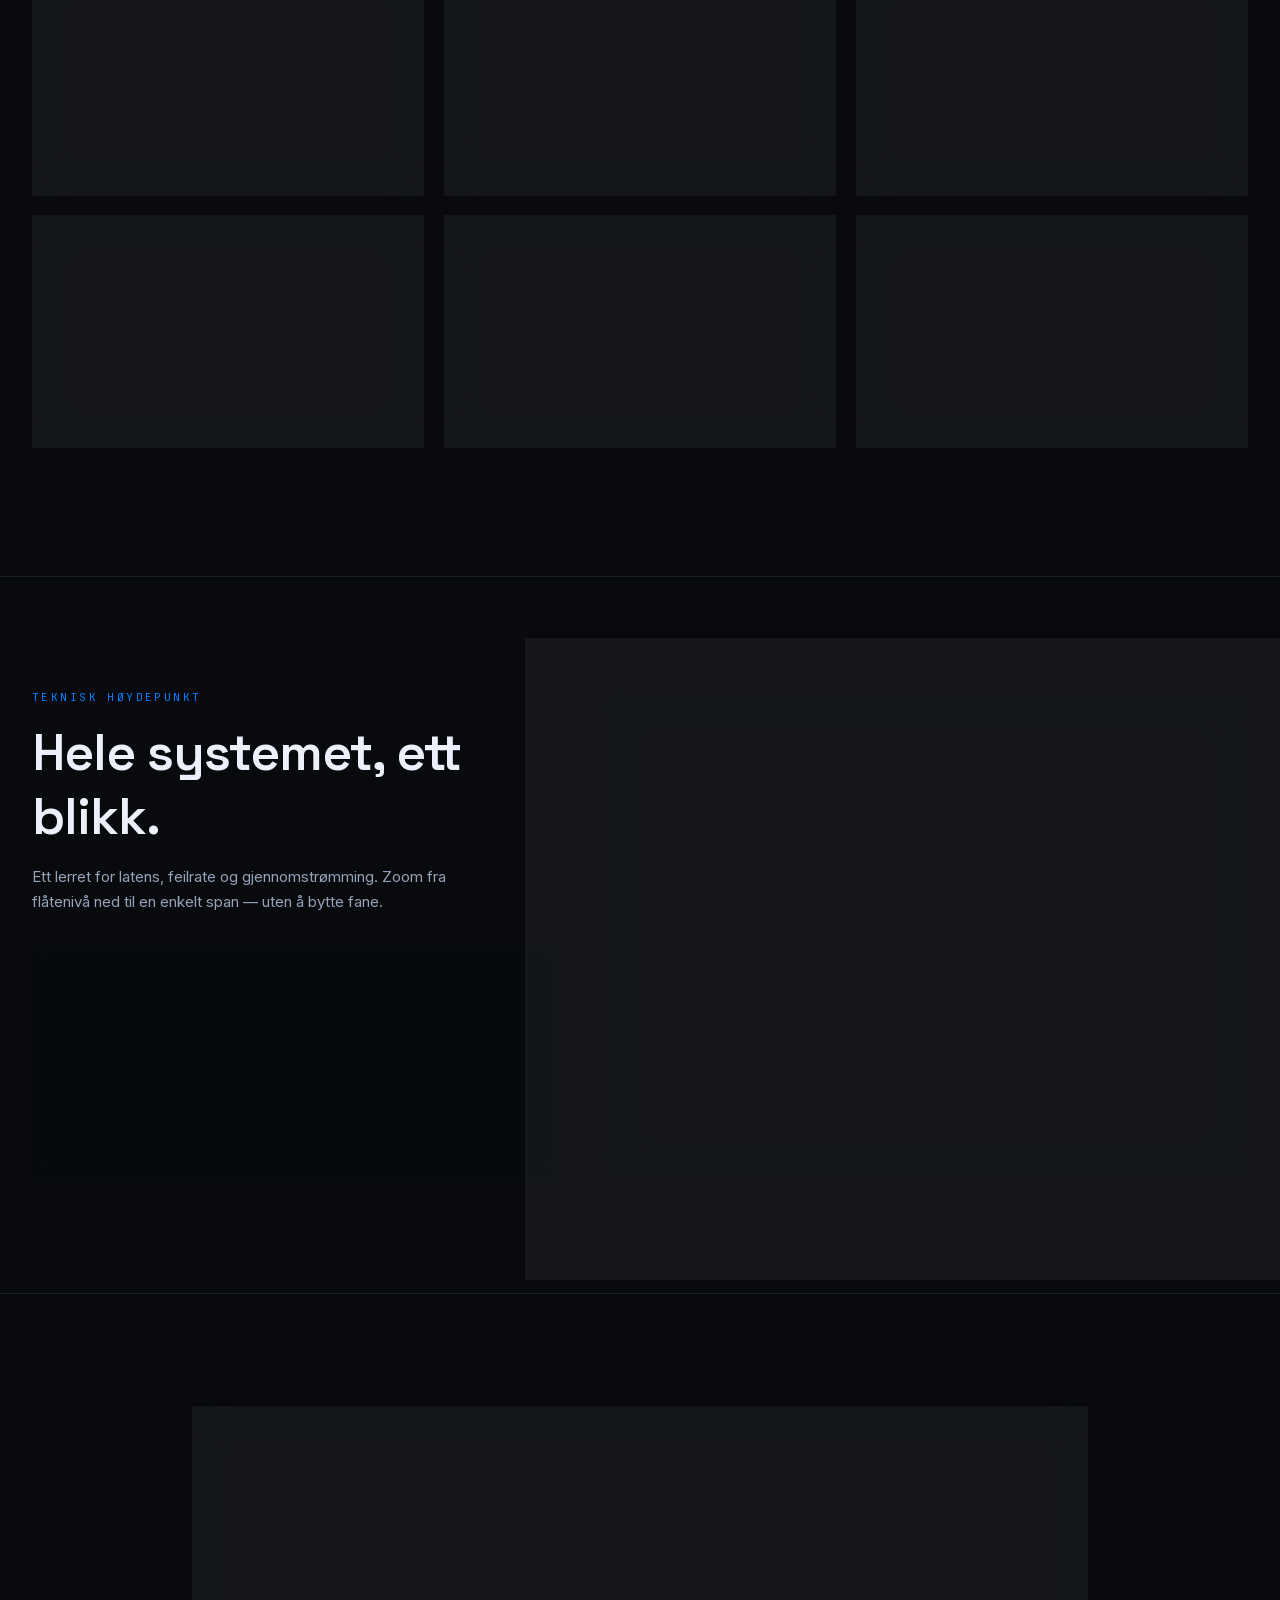
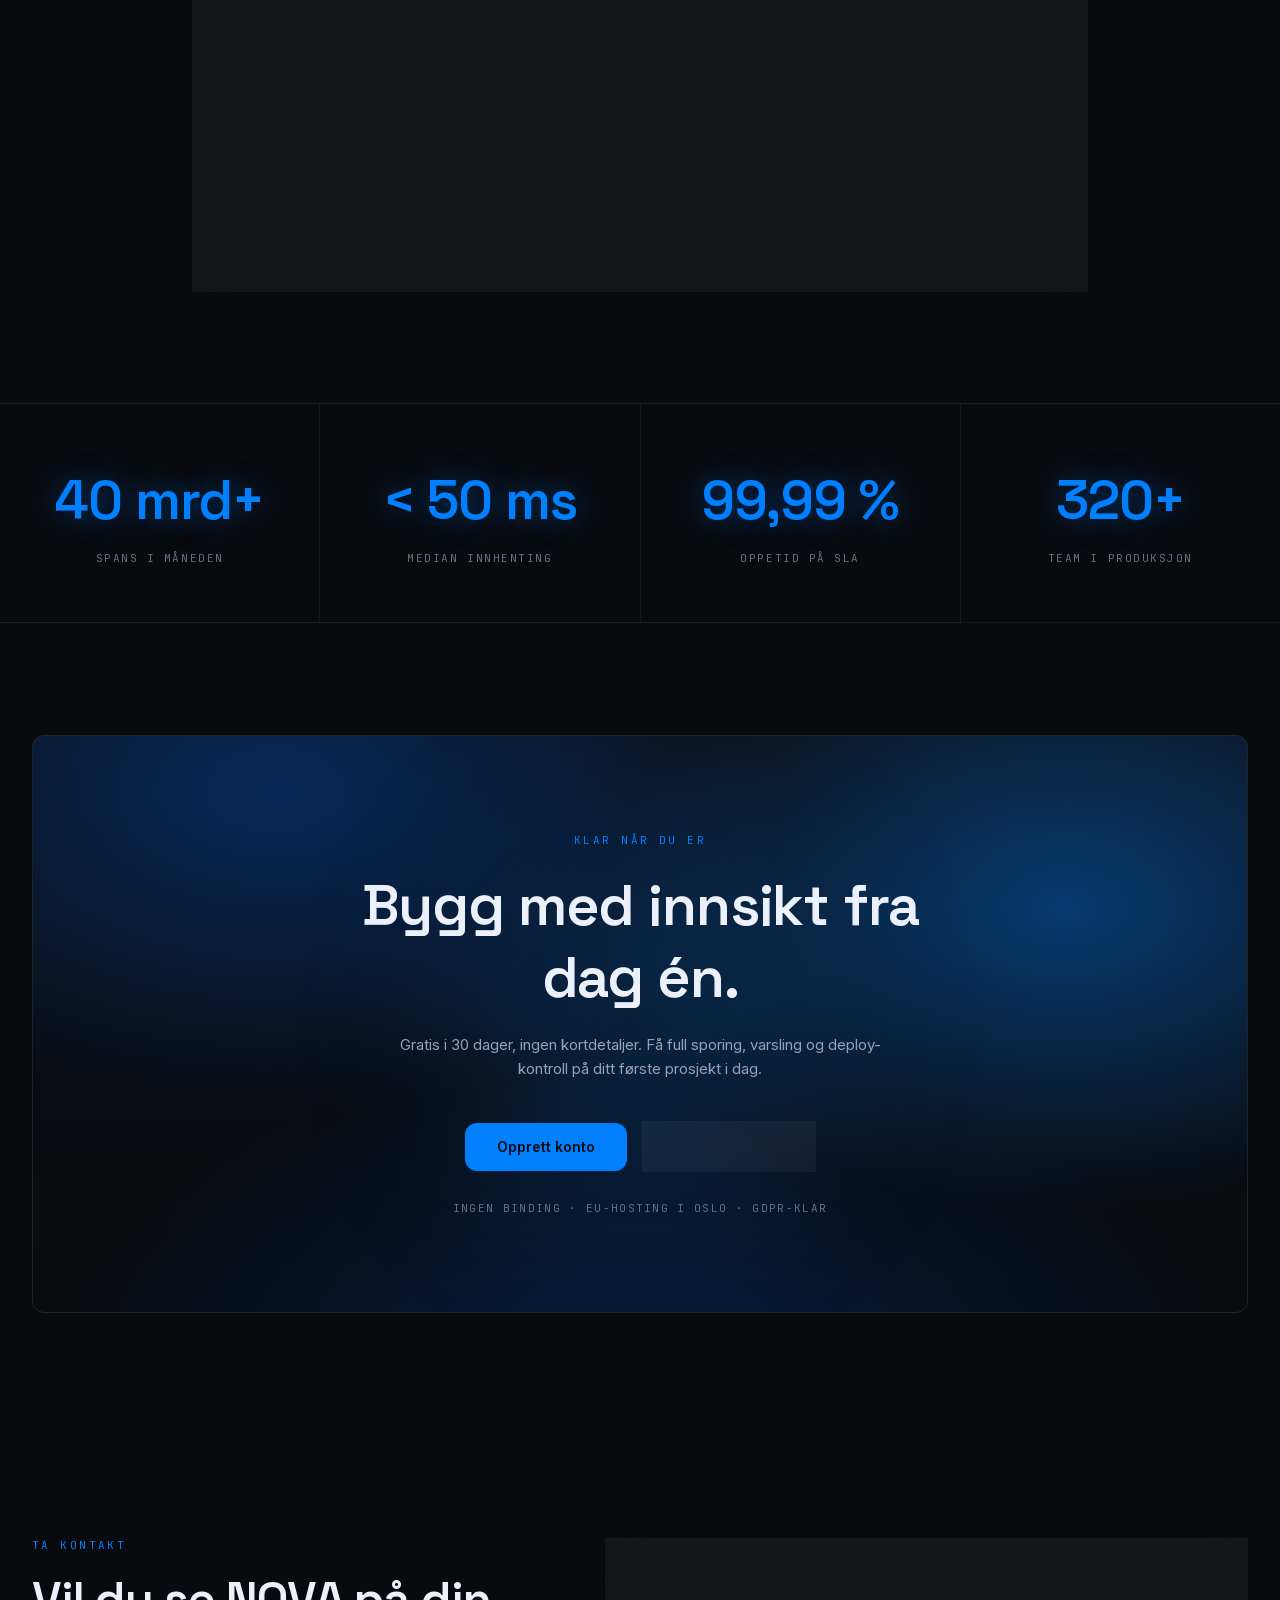
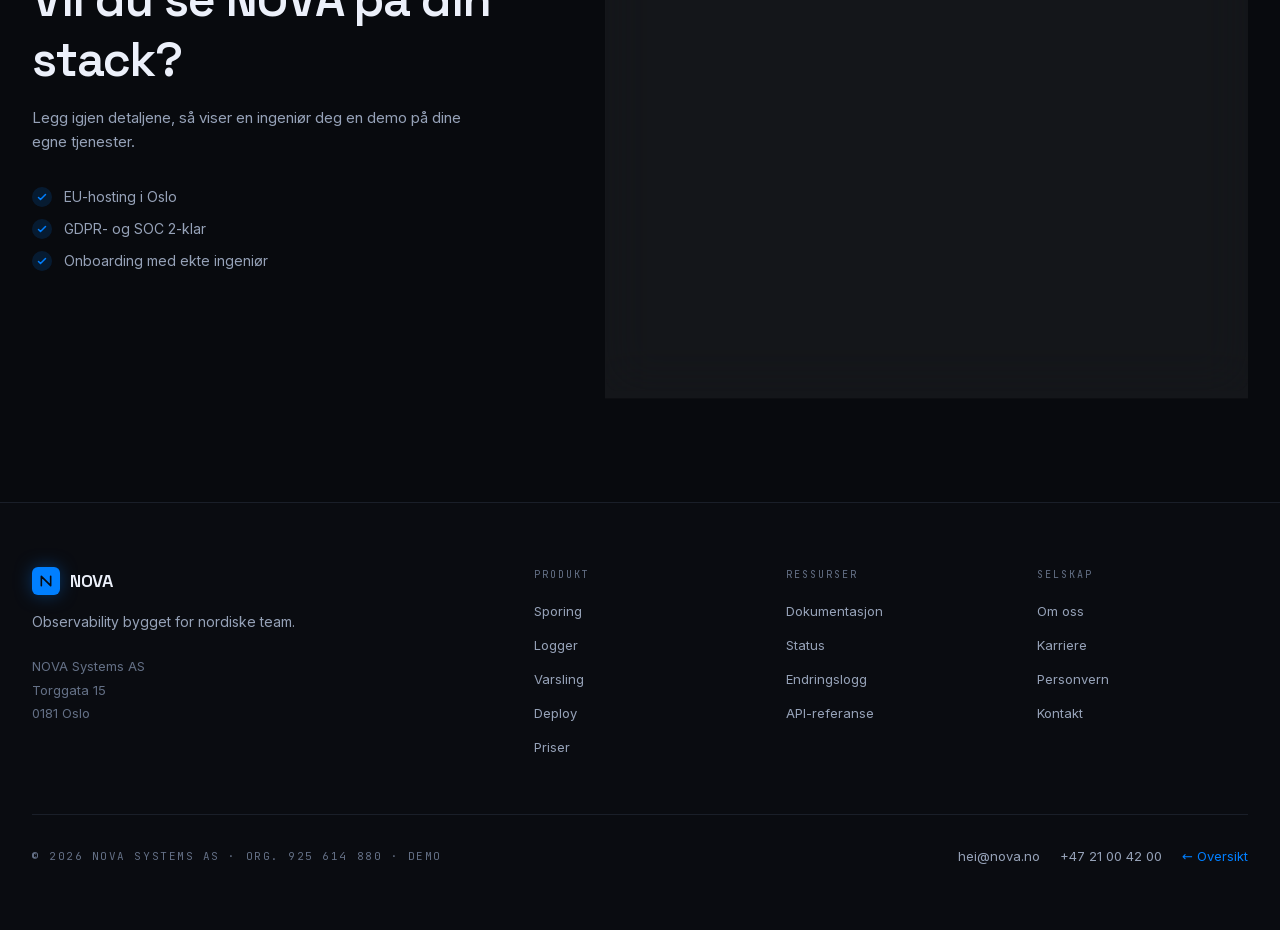
<file: tema/5/index.html>
<!DOCTYPE html><html lang="nb" class="dark __variable_f367f3 __variable_73ee6c __variable_eef148 __variable_0a80b4 __variable_07d15b __variable_eb41fe __variable_5afde0 __variable_93a132 __variable_dd5b2f __variable_158fa5 __variable_a4bae9 __variable_805830 __variable_3c557b"><head><meta charSet="utf-8"/><meta name="viewport" content="width=device-width, initial-scale=1"/><link rel="stylesheet" href="/_next/static/css/be36116535c6efb6.css" data-precedence="next"/><link rel="stylesheet" href="/_next/static/css/091cba3c0e9cf36c.css" data-precedence="next"/><link rel="preload" as="script" fetchPriority="low" href="/_next/static/chunks/webpack-ead7a0a60bedf2f0.js"/><script src="/_next/static/chunks/fd9d1056-e2e73be9bcc6cbc2.js" async=""></script><script src="/_next/static/chunks/117-acd5dda4c622585c.js" async=""></script><script src="/_next/static/chunks/main-app-d11d49f7336754f1.js" async=""></script><script src="/_next/static/chunks/972-5c005d1da27e3f58.js" async=""></script><script src="/_next/static/chunks/343-ac253c574fddc32e.js" async=""></script><script src="/_next/static/chunks/app/tema/5/page-8e1fc597cd6b6b5e.js" async=""></script><script src="/_next/static/chunks/c15bf2b0-7971b3d333b0cf68.js" async=""></script><script src="/_next/static/chunks/793-b4d9785de8a6275e.js" async=""></script><script src="/_next/static/chunks/app/layout-a27be5fb130b44f8.js" async=""></script><title>NOVA — Dark Premium Tech · Studio Demos</title><meta name="description" content="Mesh-gradient, glass og neon-blått. Tema 5: mørk premium-tech."/><meta name="author" content="Studio Demos"/><meta name="keywords" content="nettsidedesign,webdesign Norge,temaer,bransjesider,Next.js,framer-motion,gsap,three.js,design demo"/><meta name="robots" content="index, follow"/><link rel="canonical" href="https://deskven.github.io/tema/5/"/><meta property="og:title" content="NOVA — Dark Premium Tech"/><meta property="og:description" content="Mesh-gradient, glass og neon-blått. Tema 5: mørk premium-tech."/><meta property="og:url" content="https://deskven.github.io/tema/5/"/><meta property="og:site_name" content="NOVA"/><meta property="og:locale" content="nb_NO"/><meta property="og:image" content="https://deskven.github.io/og.svg"/><meta name="twitter:card" content="summary_large_image"/><meta name="twitter:title" content="Studio Demos — ti komplette nettsidedesign"/><meta name="twitter:description" content="Fem temaer og fem bransjesider i ett."/><meta name="twitter:image" content="https://deskven.github.io/og.svg"/><link rel="icon" href="/icon.svg?5aa9c3a36ce4c17b" type="image/svg+xml" sizes="any"/><script>(function () {
  try {
    var t = localStorage.getItem('theme');
    if (t !== 'light' && t !== 'dark') t = 'dark';
    document.documentElement.classList.toggle('dark', t === 'dark');
    if (localStorage.getItem('reduce-motion') === '1') {
      document.documentElement.classList.add('reduce-motion');
    }
  } catch (e) {}
})();</script><script type="application/ld+json">{"@context":"https://schema.org","@graph":[{"@type":"Organization","@id":"https://deskven.github.io/#organization","name":"Studio Demos","url":"https://deskven.github.io","logo":"https://deskven.github.io/og.svg"},{"@type":"WebSite","@id":"https://deskven.github.io/#website","url":"https://deskven.github.io","name":"Studio Demos","inLanguage":"nb-NO","publisher":{"@id":"https://deskven.github.io/#organization"}}]}</script><script src="/_next/static/chunks/polyfills-42372ed130431b0a.js" noModule=""></script></head><body class="bg-ink font-sans text-snow antialiased"><a href="#main" class="skip-link">Hopp til innhold</a><div data-site="5" data-scheme="dark" style="--bg:8 10 14;--card:16 19 26;--card-2:24 28 38;--border:38 44 58;--fg:236 240 250;--muted:150 162 184;--muted-2:100 112 134;--accent-rgb:0 127 255;--accent-2-rgb:0 71 171;--accent-contrast-rgb:8 10 14;--radius:12px;--font-display:var(--font-grotesk);--font-body:var(--font-inter)" class="relative min-h-screen bg-ink font-body text-snow antialiased before:fixed before:inset-0 before:-z-10 before:bg-ink before:content-[&#x27;&#x27;]"><div class="sticky top-0 z-40 px-3 pt-3 sm:px-5 sm:pt-4"><nav class="mx-auto flex max-w-7xl items-center justify-between rounded-site border px-4 py-3 transition-all duration-500 sm:px-6 border-transparent bg-transparent"><a href="#hero" class="flex items-center gap-2.5"><span aria-hidden="true" class="grid h-7 w-7 place-items-center rounded-md bg-accent text-accent-contrast shadow-[0_0_20px_-2px_rgba(0,127,255,0.7)]"><svg viewBox="0 0 24 24" class="h-4 w-4" fill="none" stroke="currentColor" stroke-width="2.4"><path d="M5 19V5l14 14V5" stroke-linecap="round" stroke-linejoin="round"></path></svg></span><span class="font-display text-lg font-semibold tracking-tight text-snow">NOVA</span></a><ul class="hidden items-center gap-8 md:flex"><li><a href="#funksjoner" class="text-[13px] font-medium text-ash transition-colors hover:text-snow">Plattform</a></li><li><a href="#dashboard" class="text-[13px] font-medium text-ash transition-colors hover:text-snow">Hvordan</a></li><li><a href="#omtale" class="text-[13px] font-medium text-ash transition-colors hover:text-snow">Kunder</a></li><li><a href="#cta" class="text-[13px] font-medium text-ash transition-colors hover:text-snow">Priser</a></li></ul><div class="flex items-center gap-3"><a href="#contact" class="hidden text-[13px] font-medium text-ash transition-colors hover:text-snow sm:inline">Logg inn</a><a href="#cta" class="rounded-site bg-accent px-4 py-2 text-[13px] font-semibold text-accent-contrast transition-all duration-300 hover:shadow-[0_0_24px_-4px_rgba(0,127,255,0.9)]">Start gratis</a></div></nav></div><main id="main"><section id="hero" class="relative overflow-hidden"><div aria-hidden="true" class="pointer-events-none absolute inset-0 -z-20" style="background:radial-gradient(50% 40% at 20% 18%, rgba(0,71,171,0.30), transparent 70%),radial-gradient(45% 38% at 82% 22%, rgba(0,127,255,0.26), transparent 70%),radial-gradient(60% 50% at 50% 108%, rgba(0,71,171,0.22), transparent 72%)"></div><div aria-hidden="true" class="pointer-events-none absolute inset-0 -z-20 opacity-[0.4]" style="background-image:linear-gradient(rgba(150,162,184,0.06) 1px, transparent 1px),linear-gradient(90deg, rgba(150,162,184,0.06) 1px, transparent 1px);background-size:64px 64px;mask-image:radial-gradient(80% 70% at 50% 30%, #000 40%, transparent 100%);-webkit-mask-image:radial-gradient(80% 70% at 50% 30%, #000 40%, transparent 100%)"></div><!--$!--><template data-dgst="BAILOUT_TO_CLIENT_SIDE_RENDERING"></template><div aria-hidden="true" class="pointer-events-none absolute inset-0 -z-10" style="background:radial-gradient(60% 50% at 25% 30%, rgba(0,127,255,0.18), transparent 70%),radial-gradient(55% 45% at 80% 25%, rgba(0,71,171,0.20), transparent 70%)"></div><!--/$--><div class="relative mx-auto max-w-7xl px-5 pb-24 pt-20 text-center sm:px-8 sm:pt-28"><div style="opacity:0;transform:translateY(24px)"><span class="inline-flex items-center gap-2 rounded-full border border-white/10 bg-white/5 px-3.5 py-1.5 font-mono text-[11px] tracking-tight text-ash backdrop-blur"><span class="h-1.5 w-1.5 rounded-full bg-accent shadow-[0_0_8px_2px_rgba(0,127,255,0.8)]" aria-hidden="true"></span>Developer infrastructure · Observability</span></div><div style="opacity:0;transform:translateY(24px)"><h1 class="mx-auto mt-7 max-w-4xl font-display text-[clamp(2.6rem,7vw,5rem)] font-semibold leading-[1.02] tracking-[-0.02em] text-snow">Send kode til produksjon<!-- --> <span class="bg-gradient-to-r from-accent via-accent to-accent-2 bg-clip-text text-transparent">med selvtillit.</span></h1></div><div style="opacity:0;transform:translateY(24px)"><p class="mx-auto mt-7 max-w-xl text-[15px] leading-relaxed text-ash">NOVA samler deploy, sporing og innsikt i ett lag. Se nøyaktig hva som skjer i hver request — fra commit til produksjon — uten å lime sammen ti verktøy.</p></div><div style="opacity:0;transform:translateY(24px)"><div class="mx-auto mt-7 inline-flex items-center gap-3 rounded-site border border-white/10 bg-white/5 px-4 py-2 font-mono text-[13px] text-snow/90 backdrop-blur" aria-label="Eksempelkommando"><span class="text-accent" aria-hidden="true">❯</span>$ nova deploy --safe<span class="h-4 w-px animate-pulse bg-accent" aria-hidden="true"></span></div></div><div style="opacity:0;transform:translateY(24px)"><div class="mt-10 flex flex-wrap items-center justify-center gap-4"><a href="#cta" class="rounded-site bg-accent px-7 py-3.5 text-sm font-semibold text-accent-contrast transition-all duration-300 hover:shadow-[0_0_36px_-6px_rgba(0,127,255,0.95)]">Start gratis</a><a href="#dashboard" class="rounded-site border border-white/10 bg-white/5 px-7 py-3.5 text-sm font-semibold text-snow backdrop-blur transition-colors hover:border-accent/50">Se live-demo</a></div></div><div style="opacity:0;transform:translateY(24px)"><div class="mx-auto mt-16 grid max-w-3xl grid-cols-1 gap-4 sm:grid-cols-3"><div class="rounded-site border border-white/10 bg-white/5 px-6 py-5 backdrop-blur-xl shadow-[0_8px_40px_-24px_rgba(0,127,255,0.7)]"><p class="font-display text-2xl font-semibold text-snow">42 ms</p><p class="mt-1 font-mono text-[11px] uppercase tracking-[0.12em] text-slate2">median sporing</p></div><div class="rounded-site border border-white/10 bg-white/5 px-6 py-5 backdrop-blur-xl shadow-[0_8px_40px_-24px_rgba(0,127,255,0.7)]"><p class="font-display text-2xl font-semibold text-snow">99,99 %</p><p class="mt-1 font-mono text-[11px] uppercase tracking-[0.12em] text-slate2">oppetid</p></div><div class="rounded-site border border-white/10 bg-white/5 px-6 py-5 backdrop-blur-xl shadow-[0_8px_40px_-24px_rgba(0,127,255,0.7)]"><p class="font-display text-2xl font-semibold text-snow">7 sek</p><p class="mt-1 font-mono text-[11px] uppercase tracking-[0.12em] text-slate2">rull tilbake</p></div></div></div></div></section><section aria-labelledby="logos-head" class="border-y border-line/60"><div class="mx-auto max-w-7xl px-5 py-12 sm:px-8"><div style="opacity:0;transform:translateY(24px)"><h2 id="logos-head" class="text-center font-mono text-[11px] uppercase tracking-[0.22em] text-slate2">Brukt av team i Norden</h2></div><div style="opacity:0;transform:translateY(24px)"><ul class="mt-8 grid grid-cols-2 items-center gap-x-6 gap-y-8 sm:grid-cols-3 lg:grid-cols-6"><li class="text-center font-display text-lg font-medium tracking-tight text-ash/80 transition-colors hover:text-snow">Fjordline</li><li class="text-center font-display text-lg font-medium tracking-tight text-ash/80 transition-colors hover:text-snow">Kvist</li><li class="text-center font-display text-lg font-medium tracking-tight text-ash/80 transition-colors hover:text-snow">Brygge AI</li><li class="text-center font-display text-lg font-medium tracking-tight text-ash/80 transition-colors hover:text-snow">Nordr</li><li class="text-center font-display text-lg font-medium tracking-tight text-ash/80 transition-colors hover:text-snow">Telldus</li><li class="text-center font-display text-lg font-medium tracking-tight text-ash/80 transition-colors hover:text-snow">Setra</li></ul></div></div></section><section id="funksjoner" class="relative mx-auto max-w-7xl px-5 py-24 sm:px-8 sm:py-32"><div style="opacity:0;transform:translateY(24px)"><p class="font-mono text-[11px] uppercase tracking-[0.22em] text-accent">Plattform</p></div><div style="opacity:0;transform:translateY(24px)"><h2 class="mt-4 max-w-2xl font-display text-[clamp(2rem,4.5vw,3.2rem)] font-semibold leading-tight tracking-[-0.02em] text-snow">Alt du trenger for å drive i produksjon.</h2></div><div style="opacity:0;transform:translateY(24px)"><p class="mt-4 max-w-xl text-[15px] leading-relaxed text-ash">Ett sammenhengende lag for sporing, logger og deploy — bygget for å være raskt nok til å bruke under en hendelse.</p></div><div class="mt-14 grid grid-cols-1 gap-5 sm:grid-cols-2 lg:grid-cols-3"><div style="opacity:0;transform:translateY(24px)"><article class="group relative h-full overflow-hidden rounded-site border border-white/10 bg-white/5 p-7 backdrop-blur-xl transition-colors hover:border-accent/40"><div aria-hidden="true" class="pointer-events-none absolute -right-10 -top-10 h-32 w-32 rounded-full bg-accent/20 opacity-0 blur-3xl transition-opacity duration-500 group-hover:opacity-100"></div><span class="relative grid h-11 w-11 place-items-center rounded-site border border-accent/30 bg-accent/10 text-accent shadow-[0_0_24px_-8px_rgba(0,127,255,0.8)]"><svg viewBox="0 0 24 24" class="h-5 w-5" fill="none" stroke="currentColor" stroke-width="1.7"><circle cx="5" cy="6" r="2"></circle><circle cx="19" cy="6" r="2"></circle><circle cx="12" cy="18" r="2"></circle><path d="M7 6h10M6 8l5 8M18 8l-5 8" stroke-linecap="round"></path></svg></span><h3 class="relative mt-6 font-display text-lg font-semibold text-snow">Distribuert sporing</h3><p class="relative mt-2.5 text-sm leading-relaxed text-ash">Følg en request gjennom hver tjeneste, kø og database-spørring. Full kontekst på flammegrafer som faktisk laster.</p></article></div><div style="opacity:0;transform:translateY(24px)"><article class="group relative h-full overflow-hidden rounded-site border border-white/10 bg-white/5 p-7 backdrop-blur-xl transition-colors hover:border-accent/40"><div aria-hidden="true" class="pointer-events-none absolute -right-10 -top-10 h-32 w-32 rounded-full bg-accent/20 opacity-0 blur-3xl transition-opacity duration-500 group-hover:opacity-100"></div><span class="relative grid h-11 w-11 place-items-center rounded-site border border-accent/30 bg-accent/10 text-accent shadow-[0_0_24px_-8px_rgba(0,127,255,0.8)]"><svg viewBox="0 0 24 24" class="h-5 w-5" fill="none" stroke="currentColor" stroke-width="1.7"><path d="M18 8a6 6 0 1 0-12 0c0 7-3 9-3 9h18s-3-2-3-9M13.7 21a2 2 0 0 1-3.4 0" stroke-linecap="round" stroke-linejoin="round"></path></svg></span><h3 class="relative mt-6 font-display text-lg font-semibold text-snow">Smart varsling</h3><p class="relative mt-2.5 text-sm leading-relaxed text-ash">Anomalideteksjon som lærer baseline per endepunkt. Færre falske alarmer, varsel før kundene merker det.</p></article></div><div style="opacity:0;transform:translateY(24px)"><article class="group relative h-full overflow-hidden rounded-site border border-white/10 bg-white/5 p-7 backdrop-blur-xl transition-colors hover:border-accent/40"><div aria-hidden="true" class="pointer-events-none absolute -right-10 -top-10 h-32 w-32 rounded-full bg-accent/20 opacity-0 blur-3xl transition-opacity duration-500 group-hover:opacity-100"></div><span class="relative grid h-11 w-11 place-items-center rounded-site border border-accent/30 bg-accent/10 text-accent shadow-[0_0_24px_-8px_rgba(0,127,255,0.8)]"><svg viewBox="0 0 24 24" class="h-5 w-5" fill="none" stroke="currentColor" stroke-width="1.7"><path d="M5 15c-1.5 1.5-2 5-2 5s3.5-.5 5-2M9 11a13 13 0 0 1 8-7c2 0 3 1 3 3a13 13 0 0 1-7 8l-4-4ZM15 9h.01" stroke-linecap="round" stroke-linejoin="round"></path></svg></span><h3 class="relative mt-6 font-display text-lg font-semibold text-snow">Trygg deploy</h3><p class="relative mt-2.5 text-sm leading-relaxed text-ash">Progressiv utrulling med automatisk helsesjekk. Et avvik, og NOVA ruller tilbake på sekunder.</p></article></div><div style="opacity:0;transform:translateY(24px)"><article class="group relative h-full overflow-hidden rounded-site border border-white/10 bg-white/5 p-7 backdrop-blur-xl transition-colors hover:border-accent/40"><div aria-hidden="true" class="pointer-events-none absolute -right-10 -top-10 h-32 w-32 rounded-full bg-accent/20 opacity-0 blur-3xl transition-opacity duration-500 group-hover:opacity-100"></div><span class="relative grid h-11 w-11 place-items-center rounded-site border border-accent/30 bg-accent/10 text-accent shadow-[0_0_24px_-8px_rgba(0,127,255,0.8)]"><svg viewBox="0 0 24 24" class="h-5 w-5" fill="none" stroke="currentColor" stroke-width="1.7"><path d="M8 6h12M8 12h12M8 18h12M4 6h.01M4 12h.01M4 18h.01" stroke-linecap="round" stroke-linejoin="round"></path></svg></span><h3 class="relative mt-6 font-display text-lg font-semibold text-snow">Logger uten støy</h3><p class="relative mt-2.5 text-sm leading-relaxed text-ash">Strukturerte logger indeksert i sanntid. Søk på tvers av tjenester med spørringer som ligner SQL.</p></article></div><div style="opacity:0;transform:translateY(24px)"><article class="group relative h-full overflow-hidden rounded-site border border-white/10 bg-white/5 p-7 backdrop-blur-xl transition-colors hover:border-accent/40"><div aria-hidden="true" class="pointer-events-none absolute -right-10 -top-10 h-32 w-32 rounded-full bg-accent/20 opacity-0 blur-3xl transition-opacity duration-500 group-hover:opacity-100"></div><span class="relative grid h-11 w-11 place-items-center rounded-site border border-accent/30 bg-accent/10 text-accent shadow-[0_0_24px_-8px_rgba(0,127,255,0.8)]"><svg viewBox="0 0 24 24" class="h-5 w-5" fill="none" stroke="currentColor" stroke-width="1.7"><path d="M12 14a2 2 0 1 0 0-.01M12 14l4-4M4 16a8 8 0 1 1 16 0" stroke-linecap="round" stroke-linejoin="round"></path></svg></span><h3 class="relative mt-6 font-display text-lg font-semibold text-snow">SLO og feilbudsjett</h3><p class="relative mt-2.5 text-sm leading-relaxed text-ash">Definer tjenestenivå én gang. NOVA regner forbruk, burn rate og rapporterer trender til teamet.</p></article></div><div style="opacity:0;transform:translateY(24px)"><article class="group relative h-full overflow-hidden rounded-site border border-white/10 bg-white/5 p-7 backdrop-blur-xl transition-colors hover:border-accent/40"><div aria-hidden="true" class="pointer-events-none absolute -right-10 -top-10 h-32 w-32 rounded-full bg-accent/20 opacity-0 blur-3xl transition-opacity duration-500 group-hover:opacity-100"></div><span class="relative grid h-11 w-11 place-items-center rounded-site border border-accent/30 bg-accent/10 text-accent shadow-[0_0_24px_-8px_rgba(0,127,255,0.8)]"><svg viewBox="0 0 24 24" class="h-5 w-5" fill="none" stroke="currentColor" stroke-width="1.7"><path d="M9 2v6M15 2v6M6 8h12v3a6 6 0 0 1-12 0V8ZM12 17v5" stroke-linecap="round" stroke-linejoin="round"></path></svg></span><h3 class="relative mt-6 font-display text-lg font-semibold text-snow">OpenTelemetry-native</h3><p class="relative mt-2.5 text-sm leading-relaxed text-ash">Standard SDK-er, null lock-in. Koble til på minutter med agentene du allerede kjører i produksjon.</p></article></div></div></section><section id="dashboard" class="relative overflow-hidden border-y border-line/60"><div aria-hidden="true" class="pointer-events-none absolute inset-0 -z-10" style="background:radial-gradient(45% 60% at 85% 30%, rgba(0,127,255,0.14), transparent 70%),radial-gradient(40% 50% at 10% 80%, rgba(0,71,171,0.16), transparent 70%)"></div><div class="mx-auto grid max-w-7xl grid-cols-1 items-center gap-12 px-5 py-24 sm:px-8 sm:py-28 lg:grid-cols-[0.9fr_1.1fr]"><div><div style="opacity:0;transform:translateY(24px)"><p class="font-mono text-[11px] uppercase tracking-[0.22em] text-accent">Teknisk høydepunkt</p></div><div style="opacity:0;transform:translateY(24px)"><h2 class="mt-4 font-display text-[clamp(2rem,4.5vw,3.2rem)] font-semibold leading-tight tracking-[-0.02em] text-snow">Hele systemet, ett blikk.</h2></div><div style="opacity:0;transform:translateY(24px)"><p class="mt-4 max-w-md text-[15px] leading-relaxed text-ash">Ett lerret for latens, feilrate og gjennomstrømming. Zoom fra flåtenivå ned til en enkelt span — uten å bytte fane.</p></div><div style="opacity:0;transform:translateY(24px)"><div class="mt-8 overflow-hidden rounded-site border border-white/10 bg-ink/60 font-mono text-[12.5px] leading-relaxed backdrop-blur"><div class="flex items-center gap-1.5 border-b border-white/10 bg-white/5 px-4 py-2.5"><span class="h-2.5 w-2.5 rounded-full bg-accent-2/70" aria-hidden="true"></span><span class="h-2.5 w-2.5 rounded-full bg-accent/50" aria-hidden="true"></span><span class="h-2.5 w-2.5 rounded-full bg-line" aria-hidden="true"></span><span class="ml-2 text-[11px] text-slate2">checkout-api · index.ts</span></div><pre class="overflow-x-auto px-4 py-4" aria-label="Eksempel på integrasjon av NOVA SDK"><div class="whitespace-pre"><span class="text-slate2">// Koble på med tre linjer</span></div><div class="whitespace-pre"><span class="text-accent">import</span><span class="text-ash"> { nova } </span></div><div class="whitespace-pre"><span class="text-ash">from &#x27;@nova/sdk&#x27;;</span></div><div class="whitespace-pre"><span class=""></span></div><div class="whitespace-pre"><span class="text-snow">nova.init({</span></div><div class="whitespace-pre"><span class="text-ash">  service: &#x27;checkout-api&#x27;,</span></div><div class="whitespace-pre"><span class="text-ash">  sampleRate: 1.0,</span></div><div class="whitespace-pre"><span class="text-ash">  region: </span><span class="text-ash">&#x27;eu-north&#x27;,</span></div><div class="whitespace-pre"><span class="text-snow">});</span></div></pre></div></div></div><div style="opacity:0;transform:translateY(40px)"><div class="relative rounded-site border border-white/10 bg-white/5 p-5 backdrop-blur-xl shadow-[0_24px_80px_-40px_rgba(0,127,255,0.7)] sm:p-7"><div class="flex items-center justify-between"><p class="font-display text-sm font-semibold text-snow">Tjenesteoversikt</p><span class="inline-flex items-center gap-2 rounded-full border border-accent/30 bg-accent/10 px-2.5 py-1 font-mono text-[10px] uppercase tracking-[0.12em] text-accent"><span class="h-1.5 w-1.5 rounded-full bg-accent shadow-[0_0_8px_2px_rgba(0,127,255,0.9)]" aria-hidden="true"></span>Live</span></div><div class="mt-5 grid grid-cols-2 gap-3"><div class="rounded-site border border-white/10 bg-ink/40 p-4"><p class="font-mono text-[10px] uppercase tracking-[0.1em] text-slate2">Forespørsler / s</p><p class="mt-1.5 font-display text-xl font-semibold text-snow">128 540</p><p class="mt-1 font-mono text-[11px] text-accent">+4,2 %</p></div><div class="rounded-site border border-white/10 bg-ink/40 p-4"><p class="font-mono text-[10px] uppercase tracking-[0.1em] text-slate2">p95 latens</p><p class="mt-1.5 font-display text-xl font-semibold text-snow">94 ms</p><p class="mt-1 font-mono text-[11px] text-accent">−11 ms</p></div><div class="rounded-site border border-white/10 bg-ink/40 p-4"><p class="font-mono text-[10px] uppercase tracking-[0.1em] text-slate2">Feilrate</p><p class="mt-1.5 font-display text-xl font-semibold text-snow">0,03 %</p><p class="mt-1 font-mono text-[11px] text-accent">stabil</p></div><div class="rounded-site border border-white/10 bg-ink/40 p-4"><p class="font-mono text-[10px] uppercase tracking-[0.1em] text-slate2">Aktive spans</p><p class="mt-1.5 font-display text-xl font-semibold text-snow">2,1 mrd</p><p class="mt-1 font-mono text-[11px] text-accent">+8 %</p></div></div><div class="mt-4 rounded-site border border-white/10 bg-ink/40 p-4"><div class="flex items-center justify-between"><p class="font-mono text-[10px] uppercase tracking-[0.1em] text-slate2">Gjennomstrømming · siste time</p><p class="font-mono text-[11px] text-accent">+12 %</p></div><svg viewBox="0 0 320 72" class="mt-3 h-20 w-full" role="img" aria-label="Stigende graf for gjennomstrømming siste time" preserveAspectRatio="none"><defs><linearGradient id="novaSpark" x1="0" y1="0" x2="0" y2="1"><stop offset="0%" stop-color="rgb(0 127 255)" stop-opacity="0.35"></stop><stop offset="100%" stop-color="rgb(0 127 255)" stop-opacity="0"></stop></linearGradient></defs><path d="M0.0,43.1 L24.6,39.4 L49.2,45.0 L73.8,33.8 L98.5,37.5 L123.1,28.1 L147.7,31.9 L172.3,22.5 L196.9,26.3 L221.5,15.0 L246.2,18.8 L270.8,5.6 L295.4,11.3 L320.0,0.0 L320,72 L0,72 Z" fill="url(#novaSpark)" stroke="none" transform="translate(0,6)"></path><path d="M0.0,43.1 L24.6,39.4 L49.2,45.0 L73.8,33.8 L98.5,37.5 L123.1,28.1 L147.7,31.9 L172.3,22.5 L196.9,26.3 L221.5,15.0 L246.2,18.8 L270.8,5.6 L295.4,11.3 L320.0,0.0" fill="none" stroke="rgb(0 127 255)" stroke-width="2" stroke-linecap="round" stroke-linejoin="round" transform="translate(0,6)"></path></svg></div></div></div></div></section><section id="omtale" aria-labelledby="omtale-head" class="mx-auto max-w-7xl px-5 py-24 sm:px-8 sm:py-28"><div style="opacity:0;transform:translateY(24px)"><figure class="relative mx-auto max-w-4xl overflow-hidden rounded-site border border-white/10 bg-white/5 p-8 backdrop-blur-xl sm:p-14"><div aria-hidden="true" class="pointer-events-none absolute -left-16 -top-16 h-56 w-56 rounded-full bg-accent/20 blur-3xl"></div><div aria-hidden="true" class="pointer-events-none absolute -bottom-20 -right-10 h-56 w-56 rounded-full bg-accent-2/20 blur-3xl"></div><span aria-hidden="true" class="relative font-display text-6xl leading-none text-accent/40">“</span><h2 id="omtale-head" class="sr-only">Kundeomtale</h2><blockquote class="relative mt-2 font-display text-[clamp(1.4rem,3vw,2.1rem)] font-medium leading-snug tracking-[-0.01em] text-snow">Vi gikk fra å gjette til å vite. Da betalingsflyten hakket, fant vi rotårsaken på under to minutter — før kundene rakk å klage. NOVA er det første observability-verktøyet teamet faktisk åpner frivillig.</blockquote><figcaption class="relative mt-8 flex items-center gap-3"><span aria-hidden="true" class="grid h-10 w-10 place-items-center rounded-full bg-accent/15 font-display text-sm font-semibold text-accent">MS</span><span><span class="block text-sm font-semibold text-snow">Mariann Sletten</span><span class="block font-mono text-[11px] uppercase tracking-[0.1em] text-slate2">VP Engineering, Fjordline</span></span></figcaption></figure></div></section><section aria-labelledby="stats-head" class="border-y border-line/60"><h2 id="stats-head" class="sr-only">NOVA i tall</h2><div class="mx-auto grid max-w-7xl grid-cols-2 gap-px bg-line/40 sm:grid-cols-4"><div style="opacity:0;transform:translateY(24px)"><div class="bg-ink px-6 py-14 text-center"><p class="font-display text-[clamp(2.2rem,5vw,3.4rem)] font-semibold tracking-[-0.02em] text-accent [text-shadow:0_0_30px_rgba(0,127,255,0.45)]">40 mrd+</p><p class="mt-2 font-mono text-[11px] uppercase tracking-[0.14em] text-slate2">spans i måneden</p></div></div><div style="opacity:0;transform:translateY(24px)"><div class="bg-ink px-6 py-14 text-center"><p class="font-display text-[clamp(2.2rem,5vw,3.4rem)] font-semibold tracking-[-0.02em] text-accent [text-shadow:0_0_30px_rgba(0,127,255,0.45)]">&lt; 50 ms</p><p class="mt-2 font-mono text-[11px] uppercase tracking-[0.14em] text-slate2">median innhenting</p></div></div><div style="opacity:0;transform:translateY(24px)"><div class="bg-ink px-6 py-14 text-center"><p class="font-display text-[clamp(2.2rem,5vw,3.4rem)] font-semibold tracking-[-0.02em] text-accent [text-shadow:0_0_30px_rgba(0,127,255,0.45)]">99,99 %</p><p class="mt-2 font-mono text-[11px] uppercase tracking-[0.14em] text-slate2">oppetid på SLA</p></div></div><div style="opacity:0;transform:translateY(24px)"><div class="bg-ink px-6 py-14 text-center"><p class="font-display text-[clamp(2.2rem,5vw,3.4rem)] font-semibold tracking-[-0.02em] text-accent [text-shadow:0_0_30px_rgba(0,127,255,0.45)]">320+</p><p class="mt-2 font-mono text-[11px] uppercase tracking-[0.14em] text-slate2">team i produksjon</p></div></div></div></section><section id="cta" class="mx-auto max-w-7xl px-5 py-24 sm:px-8 sm:py-28"><div style="opacity:0;transform:translateY(24px)"><div class="relative overflow-hidden rounded-site border border-white/10 px-6 py-16 text-center sm:px-12 sm:py-24"><div aria-hidden="true" class="pointer-events-none absolute inset-0 -z-10" style="background:radial-gradient(60% 80% at 20% 10%, rgba(0,71,171,0.45), transparent 70%),radial-gradient(55% 75% at 85% 30%, rgba(0,127,255,0.4), transparent 70%),radial-gradient(70% 90% at 50% 120%, rgba(0,71,171,0.35), transparent 72%),linear-gradient(180deg, rgba(16,19,26,0.6), rgba(8,10,14,0.9))"></div><div aria-hidden="true" class="pointer-events-none absolute left-1/2 top-1/2 -z-10 h-72 w-72 -translate-x-1/2 -translate-y-1/2 rounded-full bg-accent/25 blur-[100px]"></div><p class="font-mono text-[11px] uppercase tracking-[0.22em] text-accent">Klar når du er</p><h2 class="mx-auto mt-5 max-w-2xl font-display text-[clamp(2rem,5vw,3.6rem)] font-semibold leading-tight tracking-[-0.02em] text-snow">Bygg med innsikt fra dag én.</h2><p class="mx-auto mt-5 max-w-lg text-[15px] leading-relaxed text-ash">Gratis i 30 dager, ingen kortdetaljer. Få full sporing, varsling og deploy-kontroll på ditt første prosjekt i dag.</p><div class="mt-10 flex flex-wrap items-center justify-center gap-4"><a href="#contact" class="rounded-site bg-accent px-8 py-3.5 text-sm font-semibold text-accent-contrast transition-all duration-300 hover:shadow-[0_0_40px_-6px_rgba(0,127,255,1)]">Opprett konto</a><a href="#contact" class="rounded-site border border-white/15 bg-white/5 px-8 py-3.5 text-sm font-semibold text-snow backdrop-blur transition-colors hover:border-accent/50">Snakk med oss</a></div><p class="mt-7 font-mono text-[11px] uppercase tracking-[0.12em] text-slate2">Ingen binding · EU-hosting i Oslo · GDPR-klar</p></div></div></section><section id="contact" class="mx-auto max-w-7xl px-5 py-24 sm:px-8 sm:py-28"><div class="grid grid-cols-1 gap-12 lg:grid-cols-[0.9fr_1.1fr]"><div><div style="opacity:0;transform:translateY(24px)"><p class="font-mono text-[11px] uppercase tracking-[0.22em] text-accent">Ta kontakt</p></div><div style="opacity:0;transform:translateY(24px)"><h2 class="mt-4 font-display text-[clamp(1.9rem,4vw,3rem)] font-semibold leading-tight tracking-[-0.02em] text-snow">Vil du se NOVA på din stack?</h2></div><div style="opacity:0;transform:translateY(24px)"><p class="mt-4 max-w-md text-[15px] leading-relaxed text-ash">Legg igjen detaljene, så viser en ingeniør deg en demo på dine egne tjenester.</p></div><div style="opacity:0;transform:translateY(24px)"><ul class="mt-8 space-y-3 text-sm text-ash"><li class="flex items-center gap-3"><span class="grid h-5 w-5 place-items-center rounded-full bg-accent/15 text-accent" aria-hidden="true"><svg viewBox="0 0 24 24" class="h-3 w-3" fill="none" stroke="currentColor" stroke-width="3"><path d="M5 13l4 4L19 7" stroke-linecap="round" stroke-linejoin="round"></path></svg></span>EU-hosting i Oslo</li><li class="flex items-center gap-3"><span class="grid h-5 w-5 place-items-center rounded-full bg-accent/15 text-accent" aria-hidden="true"><svg viewBox="0 0 24 24" class="h-3 w-3" fill="none" stroke="currentColor" stroke-width="3"><path d="M5 13l4 4L19 7" stroke-linecap="round" stroke-linejoin="round"></path></svg></span>GDPR- og SOC 2-klar</li><li class="flex items-center gap-3"><span class="grid h-5 w-5 place-items-center rounded-full bg-accent/15 text-accent" aria-hidden="true"><svg viewBox="0 0 24 24" class="h-3 w-3" fill="none" stroke="currentColor" stroke-width="3"><path d="M5 13l4 4L19 7" stroke-linecap="round" stroke-linejoin="round"></path></svg></span>Onboarding med ekte ingeniør</li></ul></div></div><div style="opacity:0;transform:translateY(40px)"><div class="rounded-site border border-white/10 bg-white/5 p-6 backdrop-blur-xl sm:p-8"><form noValidate="" class="grid grid-cols-1 gap-5 sm:grid-cols-2"><div class="flex flex-col gap-1.5"><label for=":R3a4puusmkq:" class="text-xs font-medium text-ash">Navn</label><input class="w-full rounded-lg border bg-ink/40 px-3.5 py-2.5 text-sm text-snow placeholder:text-slate2 transition-colors focus-visible:outline-none focus-visible:ring-2 focus-visible:ring-accent/60 border-line" id=":R3a4puusmkq:" autoComplete="name" placeholder="Kari Nordmann" name="name"/></div><div class="flex flex-col gap-1.5"><label for=":R5a4puusmkq:" class="text-xs font-medium text-ash">Jobb-e-post</label><input class="w-full rounded-lg border bg-ink/40 px-3.5 py-2.5 text-sm text-snow placeholder:text-slate2 transition-colors focus-visible:outline-none focus-visible:ring-2 focus-visible:ring-accent/60 border-line" id=":R5a4puusmkq:" type="email" inputMode="email" autoComplete="email" placeholder="kari@selskap.no" name="email"/></div><div class="sm:col-span-2"><div class="flex flex-col gap-1.5"><label for=":R7a4puusmkq:" class="text-xs font-medium text-ash">Selskap</label><input class="w-full rounded-lg border bg-ink/40 px-3.5 py-2.5 text-sm text-snow placeholder:text-slate2 transition-colors focus-visible:outline-none focus-visible:ring-2 focus-visible:ring-accent/60 border-line" id=":R7a4puusmkq:" placeholder="Selskapet ditt" name="company"/></div></div><div class="sm:col-span-2"><div class="flex flex-col gap-1.5"><label for=":R9a4puusmkq:" class="text-xs font-medium text-ash">Hva vil du løse?</label><textarea class="w-full rounded-lg border bg-ink/40 px-3.5 py-2.5 text-sm text-snow placeholder:text-slate2 transition-colors focus-visible:outline-none focus-visible:ring-2 focus-visible:ring-accent/60 border-line" id=":R9a4puusmkq:" name="message" rows="4" aria-describedby=":R9a4puusmkq:-hint" placeholder="Vi kjører Node og Go på Kubernetes og ønsker bedre sporing …"></textarea><p id=":R9a4puusmkq:-hint" class="text-[11px] text-slate2">Fortell kort om stacken din.</p></div></div><div class="sm:col-span-2"><button type="submit" class="inline-flex items-center justify-center gap-2 rounded-full font-medium transition-all duration-300 ease-expensive focus-visible:outline-none disabled:pointer-events-none disabled:opacity-50 bg-accent text-accent-contrast shadow-[0_8px_30px_-12px_rgba(0,0,0,0.45)] hover:bg-accent-2 px-8 py-3.5 text-base w-full rounded-site sm:w-auto">Be om demo</button></div></form></div></div></div></section></main><footer class="border-t border-line/60 bg-surface/30"><div class="mx-auto max-w-7xl px-5 py-16 sm:px-8"><div class="grid grid-cols-2 gap-10 sm:grid-cols-4 lg:grid-cols-5"><div class="col-span-2 sm:col-span-1 lg:col-span-2"><div class="flex items-center gap-2.5"><span aria-hidden="true" class="grid h-7 w-7 place-items-center rounded-md bg-accent text-accent-contrast shadow-[0_0_20px_-4px_rgba(0,127,255,0.7)]"><svg viewBox="0 0 24 24" class="h-4 w-4" fill="none" stroke="currentColor" stroke-width="2.4"><path d="M5 19V5l14 14V5" stroke-linecap="round" stroke-linejoin="round"></path></svg></span><span class="font-display text-lg font-semibold tracking-tight text-snow">NOVA</span></div><p class="mt-4 max-w-xs text-sm leading-relaxed text-ash">Observability bygget for nordiske team.</p><div class="mt-6 space-y-1"><p class="text-[13px] text-slate2">NOVA Systems AS</p><p class="text-[13px] text-slate2">Torggata 15</p><p class="text-[13px] text-slate2">0181 Oslo</p></div></div><div><p class="mb-4 font-mono text-[10px] uppercase tracking-[0.2em] text-slate2">Produkt</p><ul class="space-y-2.5"><li><span class="cursor-default text-[13px] text-ash transition-colors hover:text-snow">Sporing</span></li><li><span class="cursor-default text-[13px] text-ash transition-colors hover:text-snow">Logger</span></li><li><span class="cursor-default text-[13px] text-ash transition-colors hover:text-snow">Varsling</span></li><li><span class="cursor-default text-[13px] text-ash transition-colors hover:text-snow">Deploy</span></li><li><span class="cursor-default text-[13px] text-ash transition-colors hover:text-snow">Priser</span></li></ul></div><div><p class="mb-4 font-mono text-[10px] uppercase tracking-[0.2em] text-slate2">Ressurser</p><ul class="space-y-2.5"><li><span class="cursor-default text-[13px] text-ash transition-colors hover:text-snow">Dokumentasjon</span></li><li><span class="cursor-default text-[13px] text-ash transition-colors hover:text-snow">Status</span></li><li><span class="cursor-default text-[13px] text-ash transition-colors hover:text-snow">Endringslogg</span></li><li><span class="cursor-default text-[13px] text-ash transition-colors hover:text-snow">API-referanse</span></li></ul></div><div><p class="mb-4 font-mono text-[10px] uppercase tracking-[0.2em] text-slate2">Selskap</p><ul class="space-y-2.5"><li><span class="cursor-default text-[13px] text-ash transition-colors hover:text-snow">Om oss</span></li><li><span class="cursor-default text-[13px] text-ash transition-colors hover:text-snow">Karriere</span></li><li><span class="cursor-default text-[13px] text-ash transition-colors hover:text-snow">Personvern</span></li><li><span class="cursor-default text-[13px] text-ash transition-colors hover:text-snow">Kontakt</span></li></ul></div></div><div class="mt-14 flex flex-col gap-4 border-t border-line/60 pt-8 sm:flex-row sm:items-center sm:justify-between"><p class="font-mono text-[11px] uppercase tracking-[0.14em] text-slate2">© 2026 NOVA Systems AS · <!-- -->Org. 925 614 880<!-- --> · Demo</p><div class="flex items-center gap-5 text-[13px] text-ash"><span>hei@nova.no</span><span>+47 21 00 42 00</span><a class="text-accent underline-offset-4 transition-colors hover:underline" href="/">← Oversikt</a></div></div></div></footer><aside class="fixed bottom-3 left-3 z-[55] flex max-w-[78vw] items-center gap-3 rounded-full border border-white/15 bg-inkfixed/90 py-1.5 pl-3 pr-1.5 text-paper shadow-xl backdrop-blur" aria-label="Palett for NOVA: Near-black · Cobalt · Azure"><span class="font-mono text-[10px] uppercase tracking-[0.18em] text-paper/60">Tema 5</span><span class="hidden text-xs font-medium sm:inline">Dark Premium Tech</span><span class="flex items-center gap-1" aria-hidden="true"><span class="h-3.5 w-3.5 rounded-full ring-1 ring-white/20" style="background:#08090E" title="#08090E"></span><span class="h-3.5 w-3.5 rounded-full ring-1 ring-white/20" style="background:#0047AB" title="#0047AB"></span><span class="h-3.5 w-3.5 rounded-full ring-1 ring-white/20" style="background:#007FFF" title="#007FFF"></span><span class="h-3.5 w-3.5 rounded-full ring-1 ring-white/20" style="background:#1B2230" title="#1B2230"></span></span><button type="button" aria-label="Skjul palett-etikett" class="grid h-7 w-7 place-items-center rounded-full text-paper/60 transition-colors hover:bg-white/10 hover:text-paper">✕</button></aside></div><div class="fixed bottom-3 left-1/2 z-[60] -translate-x-1/2"><button type="button" aria-expanded="false" aria-label="Åpne demo-velger" class="flex items-center gap-2.5 rounded-full border border-white/15 bg-inkfixed/90 py-2 pl-3.5 pr-2.5 text-paper shadow-xl backdrop-blur transition-transform hover:-translate-y-0.5"><span aria-hidden="true" class="grid grid-cols-2 gap-0.5"><span class="h-1.5 w-1.5 rounded-[1px] bg-paper/70"></span><span class="h-1.5 w-1.5 rounded-[1px] bg-paper/70"></span><span class="h-1.5 w-1.5 rounded-[1px] bg-paper/70"></span><span class="h-1.5 w-1.5 rounded-[1px] bg-paper/70"></span></span><span class="font-mono text-[11px] uppercase tracking-wider">Demo</span><span class="font-mono text-[11px] text-paper/55">Forside</span><span aria-hidden="true" class="text-paper/55">▴</span></button></div><div class="fixed right-3 top-3 z-[60] flex items-center gap-2"><button type="button" aria-pressed="false" aria-label="Switch to light theme" title="Theme: dark" class="inline-flex items-center gap-1.5 rounded-full border border-line bg-surface/90 px-3 py-2 font-mono text-xs text-snow backdrop-blur transition-colors hover:border-amethyst/60"><span aria-hidden="true" class="text-sm leading-none">☾</span><span class="hidden sm:inline">Dark</span></button><button type="button" aria-pressed="false" aria-label="Toggle reduced motion" title="Pause animations across the site" class="inline-flex items-center gap-1.5 rounded-full border border-line bg-surface/90 px-3 py-2 font-mono text-xs text-snow backdrop-blur transition-colors hover:border-amethyst/60"><span aria-hidden="true" class="h-2 w-2 rounded-full bg-amethyst"></span><span class="hidden sm:inline">Motion on</span></button></div><div aria-live="polite" aria-atomic="false" class="pointer-events-none fixed bottom-4 right-4 z-[90] flex w-[min(92vw,22rem)] flex-col gap-2"></div><style>@keyframes toastIn{from{opacity:0;transform:translateY(10px)}to{opacity:1;transform:none}}</style><script src="/_next/static/chunks/webpack-ead7a0a60bedf2f0.js" async=""></script><script>(self.__next_f=self.__next_f||[]).push([0]);self.__next_f.push([2,null])</script><script>self.__next_f.push([1,"1:HL[\"/_next/static/css/be36116535c6efb6.css\",\"style\"]\n2:HL[\"/_next/static/css/091cba3c0e9cf36c.css\",\"style\"]\n"])</script><script>self.__next_f.push([1,"3:I[2846,[],\"\"]\n5:I[9467,[\"972\",\"static/chunks/972-5c005d1da27e3f58.js\",\"343\",\"static/chunks/343-ac253c574fddc32e.js\",\"991\",\"static/chunks/app/tema/5/page-8e1fc597cd6b6b5e.js\"],\"Site\"]\n6:I[5119,[\"972\",\"static/chunks/972-5c005d1da27e3f58.js\",\"343\",\"static/chunks/343-ac253c574fddc32e.js\",\"991\",\"static/chunks/app/tema/5/page-8e1fc597cd6b6b5e.js\"],\"SiteTag\"]\n8:I[4707,[],\"\"]\n9:I[6423,[],\"\"]\na:I[8655,[\"922\",\"static/chunks/c15bf2b0-7971b3d333b0cf68.js\",\"972\",\"static/chunks/972-5c005d1da27e3f58.js\",\"793\",\"static/chunks/793-b4d9785de8a6275e.js\",\"185\",\"static/chunks/app/layout-a27be5fb130b44f8.js\"],\"Providers\"]\nb:I[9713,[\"922\",\"static/chunks/c15bf2b0-7971b3d333b0cf68.js\",\"972\",\"static/chunks/972-5c005d1da27e3f58.js\",\"793\",\"static/chunks/793-b4d9785de8a6275e.js\",\"185\",\"static/chunks/app/layout-a27be5fb130b44f8.js\"],\"SmoothScroll\"]\nc:I[2203,[\"922\",\"static/chunks/c15bf2b0-7971b3d333b0cf68.js\",\"972\",\"static/chunks/972-5c005d1da27e3f58.js\",\"793\",\"static/chunks/793-b4d9785de8a6275e.js\",\"185\",\"static/chunks/app/layout-a27be5fb130b44f8.js\"],\"DemoSwitcher\"]\nd:I[9363,[\"922\",\"static/chunks/c15bf2b0-7971b3d333b0cf68.js\",\"972\",\"static/chunks/972-5c005d1da27e3f58.js\",\"793\",\"static/chunks/793-b4d9785de8a6275e.js\",\"185\",\"static/chunks/app/layout-a27be5fb130b44f8.js\"],\"Controls\"]\ne:I[6922,[\"922\",\"static/chunks/c15bf2b0-7971b3d333b0cf68.js\",\"972\",\"static/chunks/972-5c005d1da27e3f58.js\",\"793\",\"static/chunks/793-b4d9785de8a6275e.js\",\"185\",\"static/chunks/app/layout-a27be5fb130b44f8.js\"],\"CookieConsent\"]\n10:I[1060,[],\"\"]\n7:{\"--bg\":\"8 10 14\",\"--card\":\"16 19 26\",\"--card-2\":\"24 28 38\",\"--border\":\"38 44 58\",\"--fg\":\"236 240 250\",\"--muted\":\"150 162 184\",\"--muted-2\":\"100 112 134\",\"--accent-rgb\":\"0 127 255\",\"--accent-2-rgb\":\"0 71 171\",\"--accent-contrast-rgb\":\"8 10 14\",\"--radius\":\"12px\",\"--font-display\":\"var(--font-grotesk)\",\"--font-body\":\"var(--font-inter)\"}\n11:[]\n"])</script><script>self.__next_f.push([1,"0:[\"$\",\"$L3\",null,{\"buildId\":\"4T2p-NyokpywVzbMmjj1b\",\"assetPrefix\":\"\",\"urlParts\":[\"\",\"tema\",\"5\",\"\"],\"initialTree\":[\"\",{\"children\":[\"tema\",{\"children\":[\"5\",{\"children\":[\"__PAGE__\",{}]}]}]},\"$undefined\",\"$undefined\",true],\"initialSeedData\":[\"\",{\"children\":[\"tema\",{\"children\":[\"5\",{\"children\":[\"__PAGE__\",{},[[\"$L4\",[\"$\",\"div\",null,{\"data-site\":\"5\",\"data-scheme\":\"dark\",\"style\":{\"--bg\":\"8 10 14\",\"--card\":\"16 19 26\",\"--card-2\":\"24 28 38\",\"--border\":\"38 44 58\",\"--fg\":\"236 240 250\",\"--muted\":\"150 162 184\",\"--muted-2\":\"100 112 134\",\"--accent-rgb\":\"0 127 255\",\"--accent-2-rgb\":\"0 71 171\",\"--accent-contrast-rgb\":\"8 10 14\",\"--radius\":\"12px\",\"--font-display\":\"var(--font-grotesk)\",\"--font-body\":\"var(--font-inter)\"},\"className\":\"relative min-h-screen bg-ink font-body text-snow antialiased before:fixed before:inset-0 before:-z-10 before:bg-ink before:content-['']\",\"children\":[[\"$\",\"$L5\",null,{}],[\"$\",\"$L6\",null,{\"site\":{\"slug\":\"5\",\"route\":\"/tema/5\",\"kind\":\"tema\",\"index\":5,\"name\":\"NOVA\",\"label\":\"Dark Premium Tech\",\"tagline\":\"Mørk premium-tech — mesh-gradient, glass, neon-blått glød.\",\"paletteLabel\":\"Near-black · Cobalt · Azure\",\"swatches\":[\"#08090E\",\"#0047AB\",\"#007FFF\",\"#1B2230\"],\"scheme\":\"dark\",\"motion\":\"smooth scrub · glow · generative field\",\"tokens\":\"$7\"}}]]}],null],null],null]},[null,[\"$\",\"$L8\",null,{\"parallelRouterKey\":\"children\",\"segmentPath\":[\"children\",\"tema\",\"children\",\"5\",\"children\"],\"error\":\"$undefined\",\"errorStyles\":\"$undefined\",\"errorScripts\":\"$undefined\",\"template\":[\"$\",\"$L9\",null,{}],\"templateStyles\":\"$undefined\",\"templateScripts\":\"$undefined\",\"notFound\":\"$undefined\",\"notFoundStyles\":\"$undefined\"}]],null]},[null,[\"$\",\"$L8\",null,{\"parallelRouterKey\":\"children\",\"segmentPath\":[\"children\",\"tema\",\"children\"],\"error\":\"$undefined\",\"errorStyles\":\"$undefined\",\"errorScripts\":\"$undefined\",\"template\":[\"$\",\"$L9\",null,{}],\"templateStyles\":\"$undefined\",\"templateScripts\":\"$undefined\",\"notFound\":\"$undefined\",\"notFoundStyles\":\"$undefined\"}]],null]},[[[[\"$\",\"link\",\"0\",{\"rel\":\"stylesheet\",\"href\":\"/_next/static/css/be36116535c6efb6.css\",\"precedence\":\"next\",\"crossOrigin\":\"$undefined\"}],[\"$\",\"link\",\"1\",{\"rel\":\"stylesheet\",\"href\":\"/_next/static/css/091cba3c0e9cf36c.css\",\"precedence\":\"next\",\"crossOrigin\":\"$undefined\"}]],[\"$\",\"html\",null,{\"lang\":\"nb\",\"suppressHydrationWarning\":true,\"className\":\"dark __variable_f367f3 __variable_73ee6c __variable_eef148 __variable_0a80b4 __variable_07d15b __variable_eb41fe __variable_5afde0 __variable_93a132 __variable_dd5b2f __variable_158fa5 __variable_a4bae9 __variable_805830 __variable_3c557b\",\"children\":[[\"$\",\"head\",null,{\"children\":[[\"$\",\"script\",null,{\"dangerouslySetInnerHTML\":{\"__html\":\"(function () {\\n  try {\\n    var t = localStorage.getItem('theme');\\n    if (t !== 'light' \u0026\u0026 t !== 'dark') t = 'dark';\\n    document.documentElement.classList.toggle('dark', t === 'dark');\\n    if (localStorage.getItem('reduce-motion') === '1') {\\n      document.documentElement.classList.add('reduce-motion');\\n    }\\n  } catch (e) {}\\n})();\"}}],[\"$\",\"script\",null,{\"type\":\"application/ld+json\",\"dangerouslySetInnerHTML\":{\"__html\":\"{\\\"@context\\\":\\\"https://schema.org\\\",\\\"@graph\\\":[{\\\"@type\\\":\\\"Organization\\\",\\\"@id\\\":\\\"https://deskven.github.io/#organization\\\",\\\"name\\\":\\\"Studio Demos\\\",\\\"url\\\":\\\"https://deskven.github.io\\\",\\\"logo\\\":\\\"https://deskven.github.io/og.svg\\\"},{\\\"@type\\\":\\\"WebSite\\\",\\\"@id\\\":\\\"https://deskven.github.io/#website\\\",\\\"url\\\":\\\"https://deskven.github.io\\\",\\\"name\\\":\\\"Studio Demos\\\",\\\"inLanguage\\\":\\\"nb-NO\\\",\\\"publisher\\\":{\\\"@id\\\":\\\"https://deskven.github.io/#organization\\\"}}]}\"}}]]}],[\"$\",\"body\",null,{\"className\":\"bg-ink font-sans text-snow antialiased\",\"children\":[[\"$\",\"a\",null,{\"href\":\"#main\",\"className\":\"skip-link\",\"children\":\"Hopp til innhold\"}],[\"$\",\"$La\",null,{\"children\":[[\"$\",\"$Lb\",null,{\"children\":[\"$\",\"$L8\",null,{\"parallelRouterKey\":\"children\",\"segmentPath\":[\"children\"],\"error\":\"$undefined\",\"errorStyles\":\"$undefined\",\"errorScripts\":\"$undefined\",\"template\":[\"$\",\"$L9\",null,{}],\"templateStyles\":\"$undefined\",\"templateScripts\":\"$undefined\",\"notFound\":[[\"$\",\"title\",null,{\"children\":\"404: This page could not be found.\"}],[\"$\",\"div\",null,{\"style\":{\"fontFamily\":\"system-ui,\\\"Segoe UI\\\",Roboto,Helvetica,Arial,sans-serif,\\\"Apple Color Emoji\\\",\\\"Segoe UI Emoji\\\"\",\"height\":\"100vh\",\"textAlign\":\"center\",\"display\":\"flex\",\"flexDirection\":\"column\",\"alignItems\":\"center\",\"justifyContent\":\"center\"},\"children\":[\"$\",\"div\",null,{\"children\":[[\"$\",\"style\",null,{\"dangerouslySetInnerHTML\":{\"__html\":\"body{color:#000;background:#fff;margin:0}.next-error-h1{border-right:1px solid rgba(0,0,0,.3)}@media (prefers-color-scheme:dark){body{color:#fff;background:#000}.next-error-h1{border-right:1px solid rgba(255,255,255,.3)}}\"}}],[\"$\",\"h1\",null,{\"className\":\"next-error-h1\",\"style\":{\"display\":\"inline-block\",\"margin\":\"0 20px 0 0\",\"padding\":\"0 23px 0 0\",\"fontSize\":24,\"fontWeight\":500,\"verticalAlign\":\"top\",\"lineHeight\":\"49px\"},\"children\":\"404\"}],[\"$\",\"div\",null,{\"style\":{\"display\":\"inline-block\"},\"children\":[\"$\",\"h2\",null,{\"style\":{\"fontSize\":14,\"fontWeight\":400,\"lineHeight\":\"49px\",\"margin\":0},\"children\":\"This page could not be found.\"}]}]]}]}]],\"notFoundStyles\":[]}]}],[\"$\",\"$Lc\",null,{}],[\"$\",\"$Ld\",null,{}],[\"$\",\"$Le\",null,{}]]}]]}]]}]],null],null],\"couldBeIntercepted\":false,\"initialHead\":[null,\"$Lf\"],\"globalErrorComponent\":\"$10\",\"missingSlots\":\"$W11\"}]\n"])</script><script>self.__next_f.push([1,"f:[[\"$\",\"meta\",\"0\",{\"name\":\"viewport\",\"content\":\"width=device-width, initial-scale=1\"}],[\"$\",\"meta\",\"1\",{\"charSet\":\"utf-8\"}],[\"$\",\"title\",\"2\",{\"children\":\"NOVA — Dark Premium Tech · Studio Demos\"}],[\"$\",\"meta\",\"3\",{\"name\":\"description\",\"content\":\"Mesh-gradient, glass og neon-blått. Tema 5: mørk premium-tech.\"}],[\"$\",\"meta\",\"4\",{\"name\":\"author\",\"content\":\"Studio Demos\"}],[\"$\",\"meta\",\"5\",{\"name\":\"keywords\",\"content\":\"nettsidedesign,webdesign Norge,temaer,bransjesider,Next.js,framer-motion,gsap,three.js,design demo\"}],[\"$\",\"meta\",\"6\",{\"name\":\"robots\",\"content\":\"index, follow\"}],[\"$\",\"link\",\"7\",{\"rel\":\"canonical\",\"href\":\"https://deskven.github.io/tema/5/\"}],[\"$\",\"meta\",\"8\",{\"property\":\"og:title\",\"content\":\"NOVA — Dark Premium Tech\"}],[\"$\",\"meta\",\"9\",{\"property\":\"og:description\",\"content\":\"Mesh-gradient, glass og neon-blått. Tema 5: mørk premium-tech.\"}],[\"$\",\"meta\",\"10\",{\"property\":\"og:url\",\"content\":\"https://deskven.github.io/tema/5/\"}],[\"$\",\"meta\",\"11\",{\"property\":\"og:site_name\",\"content\":\"NOVA\"}],[\"$\",\"meta\",\"12\",{\"property\":\"og:locale\",\"content\":\"nb_NO\"}],[\"$\",\"meta\",\"13\",{\"property\":\"og:image\",\"content\":\"https://deskven.github.io/og.svg\"}],[\"$\",\"meta\",\"14\",{\"name\":\"twitter:card\",\"content\":\"summary_large_image\"}],[\"$\",\"meta\",\"15\",{\"name\":\"twitter:title\",\"content\":\"Studio Demos — ti komplette nettsidedesign\"}],[\"$\",\"meta\",\"16\",{\"name\":\"twitter:description\",\"content\":\"Fem temaer og fem bransjesider i ett.\"}],[\"$\",\"meta\",\"17\",{\"name\":\"twitter:image\",\"content\":\"https://deskven.github.io/og.svg\"}],[\"$\",\"link\",\"18\",{\"rel\":\"icon\",\"href\":\"/icon.svg?5aa9c3a36ce4c17b\",\"type\":\"image/svg+xml\",\"sizes\":\"any\"}]]\n4:null\n"])</script></body></html>
</file>
<file: _next/static/css/be36116535c6efb6.css>
@font-face{font-family:__Inter_f367f3;font-style:normal;font-weight:100 900;font-display:swap;src:url(/_next/static/media/ba9851c3c22cd980-s.woff2) format("woff2");unicode-range:u+0460-052f,u+1c80-1c8a,u+20b4,u+2de0-2dff,u+a640-a69f,u+fe2e-fe2f}@font-face{font-family:__Inter_f367f3;font-style:normal;font-weight:100 900;font-display:swap;src:url(/_next/static/media/21350d82a1f187e9-s.woff2) format("woff2");unicode-range:u+0301,u+0400-045f,u+0490-0491,u+04b0-04b1,u+2116}@font-face{font-family:__Inter_f367f3;font-style:normal;font-weight:100 900;font-display:swap;src:url(/_next/static/media/c5fe6dc8356a8c31-s.woff2) format("woff2");unicode-range:u+1f??}@font-face{font-family:__Inter_f367f3;font-style:normal;font-weight:100 900;font-display:swap;src:url(/_next/static/media/19cfc7226ec3afaa-s.woff2) format("woff2");unicode-range:u+0370-0377,u+037a-037f,u+0384-038a,u+038c,u+038e-03a1,u+03a3-03ff}@font-face{font-family:__Inter_f367f3;font-style:normal;font-weight:100 900;font-display:swap;src:url(/_next/static/media/df0a9ae256c0569c-s.woff2) format("woff2");unicode-range:u+0102-0103,u+0110-0111,u+0128-0129,u+0168-0169,u+01a0-01a1,u+01af-01b0,u+0300-0301,u+0303-0304,u+0308-0309,u+0323,u+0329,u+1ea0-1ef9,u+20ab}@font-face{font-family:__Inter_f367f3;font-style:normal;font-weight:100 900;font-display:swap;src:url(/_next/static/media/8e9860b6e62d6359-s.woff2) format("woff2");unicode-range:u+0100-02ba,u+02bd-02c5,u+02c7-02cc,u+02ce-02d7,u+02dd-02ff,u+0304,u+0308,u+0329,u+1d00-1dbf,u+1e00-1e9f,u+1ef2-1eff,u+2020,u+20a0-20ab,u+20ad-20c0,u+2113,u+2c60-2c7f,u+a720-a7ff}@font-face{font-family:__Inter_f367f3;font-style:normal;font-weight:100 900;font-display:swap;src:url(/_next/static/media/e4af272ccee01ff0-s.p.woff2) format("woff2");unicode-range:u+00??,u+0131,u+0152-0153,u+02bb-02bc,u+02c6,u+02da,u+02dc,u+0304,u+0308,u+0329,u+2000-206f,u+20ac,u+2122,u+2191,u+2193,u+2212,u+2215,u+feff,u+fffd}@font-face{font-family:__Inter_Fallback_f367f3;src:local("Arial");ascent-override:90.49%;descent-override:22.56%;line-gap-override:0.00%;size-adjust:107.06%}.__className_f367f3{font-family:__Inter_f367f3,__Inter_Fallback_f367f3;font-style:normal}.__variable_f367f3{--font-inter:"__Inter_f367f3","__Inter_Fallback_f367f3"}@font-face{font-family:__Manrope_73ee6c;font-style:normal;font-weight:200 800;font-display:swap;src:url(/_next/static/media/438aa629764e75f3-s.woff2) format("woff2");unicode-range:u+0460-052f,u+1c80-1c8a,u+20b4,u+2de0-2dff,u+a640-a69f,u+fe2e-fe2f}@font-face{font-family:__Manrope_73ee6c;font-style:normal;font-weight:200 800;font-display:swap;src:url(/_next/static/media/875ae681bfde4580-s.woff2) format("woff2");unicode-range:u+0301,u+0400-045f,u+0490-0491,u+04b0-04b1,u+2116}@font-face{font-family:__Manrope_73ee6c;font-style:normal;font-weight:200 800;font-display:swap;src:url(/_next/static/media/51251f8b9793cdb3-s.woff2) format("woff2");unicode-range:u+0370-0377,u+037a-037f,u+0384-038a,u+038c,u+038e-03a1,u+03a3-03ff}@font-face{font-family:__Manrope_73ee6c;font-style:normal;font-weight:200 800;font-display:swap;src:url(/_next/static/media/e857b654a2caa584-s.woff2) format("woff2");unicode-range:u+0102-0103,u+0110-0111,u+0128-0129,u+0168-0169,u+01a0-01a1,u+01af-01b0,u+0300-0301,u+0303-0304,u+0308-0309,u+0323,u+0329,u+1ea0-1ef9,u+20ab}@font-face{font-family:__Manrope_73ee6c;font-style:normal;font-weight:200 800;font-display:swap;src:url(/_next/static/media/cc978ac5ee68c2b6-s.woff2) format("woff2");unicode-range:u+0100-02ba,u+02bd-02c5,u+02c7-02cc,u+02ce-02d7,u+02dd-02ff,u+0304,u+0308,u+0329,u+1d00-1dbf,u+1e00-1e9f,u+1ef2-1eff,u+2020,u+20a0-20ab,u+20ad-20c0,u+2113,u+2c60-2c7f,u+a720-a7ff}@font-face{font-family:__Manrope_73ee6c;font-style:normal;font-weight:200 800;font-display:swap;src:url(/_next/static/media/4c9affa5bc8f420e-s.p.woff2) format("woff2");unicode-range:u+00??,u+0131,u+0152-0153,u+02bb-02bc,u+02c6,u+02da,u+02dc,u+0304,u+0308,u+0329,u+2000-206f,u+20ac,u+2122,u+2191,u+2193,u+2212,u+2215,u+feff,u+fffd}@font-face{font-family:__Manrope_Fallback_73ee6c;src:local("Arial");ascent-override:103.31%;descent-override:29.07%;line-gap-override:0.00%;size-adjust:103.19%}.__className_73ee6c{font-family:__Manrope_73ee6c,__Manrope_Fallback_73ee6c;font-style:normal}.__variable_73ee6c{--font-manrope:"__Manrope_73ee6c","__Manrope_Fallback_73ee6c"}@font-face{font-family:__Nunito_eef148;font-style:normal;font-weight:200 1000;font-display:swap;src:url(/_next/static/media/abfec168c8990f67-s.woff2) format("woff2");unicode-range:u+0460-052f,u+1c80-1c8a,u+20b4,u+2de0-2dff,u+a640-a69f,u+fe2e-fe2f}@font-face{font-family:__Nunito_eef148;font-style:normal;font-weight:200 1000;font-display:swap;src:url(/_next/static/media/3131c862d4942660-s.woff2) format("woff2");unicode-range:u+0301,u+0400-045f,u+0490-0491,u+04b0-04b1,u+2116}@font-face{font-family:__Nunito_eef148;font-style:normal;font-weight:200 1000;font-display:swap;src:url(/_next/static/media/6a9c36ea9dc9b36b-s.woff2) format("woff2");unicode-range:u+0102-0103,u+0110-0111,u+0128-0129,u+0168-0169,u+01a0-01a1,u+01af-01b0,u+0300-0301,u+0303-0304,u+0308-0309,u+0323,u+0329,u+1ea0-1ef9,u+20ab}@font-face{font-family:__Nunito_eef148;font-style:normal;font-weight:200 1000;font-display:swap;src:url(/_next/static/media/e1694c6cb47c173f-s.woff2) format("woff2");unicode-range:u+0100-02ba,u+02bd-02c5,u+02c7-02cc,u+02ce-02d7,u+02dd-02ff,u+0304,u+0308,u+0329,u+1d00-1dbf,u+1e00-1e9f,u+1ef2-1eff,u+2020,u+20a0-20ab,u+20ad-20c0,u+2113,u+2c60-2c7f,u+a720-a7ff}@font-face{font-family:__Nunito_eef148;font-style:normal;font-weight:200 1000;font-display:swap;src:url(/_next/static/media/ee40bb094c99a29a-s.p.woff2) format("woff2");unicode-range:u+00??,u+0131,u+0152-0153,u+02bb-02bc,u+02c6,u+02da,u+02dc,u+0304,u+0308,u+0329,u+2000-206f,u+20ac,u+2122,u+2191,u+2193,u+2212,u+2215,u+feff,u+fffd}@font-face{font-family:__Nunito_Fallback_eef148;src:local("Arial");ascent-override:99.71%;descent-override:34.82%;line-gap-override:0.00%;size-adjust:101.39%}.__className_eef148{font-family:__Nunito_eef148,__Nunito_Fallback_eef148;font-style:normal}.__variable_eef148{--font-nunito:"__Nunito_eef148","__Nunito_Fallback_eef148"}@font-face{font-family:__Playfair_Display_0a80b4;font-style:normal;font-weight:400 900;font-display:swap;src:url(/_next/static/media/47f136985ef5b5cb-s.woff2) format("woff2");unicode-range:u+0301,u+0400-045f,u+0490-0491,u+04b0-04b1,u+2116}@font-face{font-family:__Playfair_Display_0a80b4;font-style:normal;font-weight:400 900;font-display:swap;src:url(/_next/static/media/4ead58c4dcc3f285-s.woff2) format("woff2");unicode-range:u+0102-0103,u+0110-0111,u+0128-0129,u+0168-0169,u+01a0-01a1,u+01af-01b0,u+0300-0301,u+0303-0304,u+0308-0309,u+0323,u+0329,u+1ea0-1ef9,u+20ab}@font-face{font-family:__Playfair_Display_0a80b4;font-style:normal;font-weight:400 900;font-display:swap;src:url(/_next/static/media/28a2004cf8372660-s.woff2) format("woff2");unicode-range:u+0100-02ba,u+02bd-02c5,u+02c7-02cc,u+02ce-02d7,u+02dd-02ff,u+0304,u+0308,u+0329,u+1d00-1dbf,u+1e00-1e9f,u+1ef2-1eff,u+2020,u+20a0-20ab,u+20ad-20c0,u+2113,u+2c60-2c7f,u+a720-a7ff}@font-face{font-family:__Playfair_Display_0a80b4;font-style:normal;font-weight:400 900;font-display:swap;src:url(/_next/static/media/eaead17c7dbfcd5d-s.p.woff2) format("woff2");unicode-range:u+00??,u+0131,u+0152-0153,u+02bb-02bc,u+02c6,u+02da,u+02dc,u+0304,u+0308,u+0329,u+2000-206f,u+20ac,u+2122,u+2191,u+2193,u+2212,u+2215,u+feff,u+fffd}@font-face{font-family:__Playfair_Display_Fallback_0a80b4;src:local("Times New Roman");ascent-override:97.25%;descent-override:22.56%;line-gap-override:0.00%;size-adjust:111.26%}.__className_0a80b4{font-family:__Playfair_Display_0a80b4,__Playfair_Display_Fallback_0a80b4;font-style:normal}.__variable_0a80b4{--font-playfair:"__Playfair_Display_0a80b4","__Playfair_Display_Fallback_0a80b4"}@font-face{font-family:__Cormorant_Garamond_07d15b;font-style:normal;font-weight:400;font-display:swap;src:url(/_next/static/media/393d45a2251e223a-s.woff2) format("woff2");unicode-range:u+0460-052f,u+1c80-1c8a,u+20b4,u+2de0-2dff,u+a640-a69f,u+fe2e-fe2f}@font-face{font-family:__Cormorant_Garamond_07d15b;font-style:normal;font-weight:400;font-display:swap;src:url(/_next/static/media/8715d2ed531152f4-s.woff2) format("woff2");unicode-range:u+0301,u+0400-045f,u+0490-0491,u+04b0-04b1,u+2116}@font-face{font-family:__Cormorant_Garamond_07d15b;font-style:normal;font-weight:400;font-display:swap;src:url(/_next/static/media/c48b38fe8bb532f3-s.woff2) format("woff2");unicode-range:u+0102-0103,u+0110-0111,u+0128-0129,u+0168-0169,u+01a0-01a1,u+01af-01b0,u+0300-0301,u+0303-0304,u+0308-0309,u+0323,u+0329,u+1ea0-1ef9,u+20ab}@font-face{font-family:__Cormorant_Garamond_07d15b;font-style:normal;font-weight:400;font-display:swap;src:url(/_next/static/media/48410f3df60da620-s.woff2) format("woff2");unicode-range:u+0100-02ba,u+02bd-02c5,u+02c7-02cc,u+02ce-02d7,u+02dd-02ff,u+0304,u+0308,u+0329,u+1d00-1dbf,u+1e00-1e9f,u+1ef2-1eff,u+2020,u+20a0-20ab,u+20ad-20c0,u+2113,u+2c60-2c7f,u+a720-a7ff}@font-face{font-family:__Cormorant_Garamond_07d15b;font-style:normal;font-weight:400;font-display:swap;src:url(/_next/static/media/7b89a4fd5e90ede0-s.p.woff2) format("woff2");unicode-range:u+00??,u+0131,u+0152-0153,u+02bb-02bc,u+02c6,u+02da,u+02dc,u+0304,u+0308,u+0329,u+2000-206f,u+20ac,u+2122,u+2191,u+2193,u+2212,u+2215,u+feff,u+fffd}@font-face{font-family:__Cormorant_Garamond_07d15b;font-style:normal;font-weight:500;font-display:swap;src:url(/_next/static/media/393d45a2251e223a-s.woff2) format("woff2");unicode-range:u+0460-052f,u+1c80-1c8a,u+20b4,u+2de0-2dff,u+a640-a69f,u+fe2e-fe2f}@font-face{font-family:__Cormorant_Garamond_07d15b;font-style:normal;font-weight:500;font-display:swap;src:url(/_next/static/media/8715d2ed531152f4-s.woff2) format("woff2");unicode-range:u+0301,u+0400-045f,u+0490-0491,u+04b0-04b1,u+2116}@font-face{font-family:__Cormorant_Garamond_07d15b;font-style:normal;font-weight:500;font-display:swap;src:url(/_next/static/media/c48b38fe8bb532f3-s.woff2) format("woff2");unicode-range:u+0102-0103,u+0110-0111,u+0128-0129,u+0168-0169,u+01a0-01a1,u+01af-01b0,u+0300-0301,u+0303-0304,u+0308-0309,u+0323,u+0329,u+1ea0-1ef9,u+20ab}@font-face{font-family:__Cormorant_Garamond_07d15b;font-style:normal;font-weight:500;font-display:swap;src:url(/_next/static/media/48410f3df60da620-s.woff2) format("woff2");unicode-range:u+0100-02ba,u+02bd-02c5,u+02c7-02cc,u+02ce-02d7,u+02dd-02ff,u+0304,u+0308,u+0329,u+1d00-1dbf,u+1e00-1e9f,u+1ef2-1eff,u+2020,u+20a0-20ab,u+20ad-20c0,u+2113,u+2c60-2c7f,u+a720-a7ff}@font-face{font-family:__Cormorant_Garamond_07d15b;font-style:normal;font-weight:500;font-display:swap;src:url(/_next/static/media/7b89a4fd5e90ede0-s.p.woff2) format("woff2");unicode-range:u+00??,u+0131,u+0152-0153,u+02bb-02bc,u+02c6,u+02da,u+02dc,u+0304,u+0308,u+0329,u+2000-206f,u+20ac,u+2122,u+2191,u+2193,u+2212,u+2215,u+feff,u+fffd}@font-face{font-family:__Cormorant_Garamond_07d15b;font-style:normal;font-weight:600;font-display:swap;src:url(/_next/static/media/393d45a2251e223a-s.woff2) format("woff2");unicode-range:u+0460-052f,u+1c80-1c8a,u+20b4,u+2de0-2dff,u+a640-a69f,u+fe2e-fe2f}@font-face{font-family:__Cormorant_Garamond_07d15b;font-style:normal;font-weight:600;font-display:swap;src:url(/_next/static/media/8715d2ed531152f4-s.woff2) format("woff2");unicode-range:u+0301,u+0400-045f,u+0490-0491,u+04b0-04b1,u+2116}@font-face{font-family:__Cormorant_Garamond_07d15b;font-style:normal;font-weight:600;font-display:swap;src:url(/_next/static/media/c48b38fe8bb532f3-s.woff2) format("woff2");unicode-range:u+0102-0103,u+0110-0111,u+0128-0129,u+0168-0169,u+01a0-01a1,u+01af-01b0,u+0300-0301,u+0303-0304,u+0308-0309,u+0323,u+0329,u+1ea0-1ef9,u+20ab}@font-face{font-family:__Cormorant_Garamond_07d15b;font-style:normal;font-weight:600;font-display:swap;src:url(/_next/static/media/48410f3df60da620-s.woff2) format("woff2");unicode-range:u+0100-02ba,u+02bd-02c5,u+02c7-02cc,u+02ce-02d7,u+02dd-02ff,u+0304,u+0308,u+0329,u+1d00-1dbf,u+1e00-1e9f,u+1ef2-1eff,u+2020,u+20a0-20ab,u+20ad-20c0,u+2113,u+2c60-2c7f,u+a720-a7ff}@font-face{font-family:__Cormorant_Garamond_07d15b;font-style:normal;font-weight:600;font-display:swap;src:url(/_next/static/media/7b89a4fd5e90ede0-s.p.woff2) format("woff2");unicode-range:u+00??,u+0131,u+0152-0153,u+02bb-02bc,u+02c6,u+02da,u+02dc,u+0304,u+0308,u+0329,u+2000-206f,u+20ac,u+2122,u+2191,u+2193,u+2212,u+2215,u+feff,u+fffd}@font-face{font-family:__Cormorant_Garamond_07d15b;font-style:normal;font-weight:700;font-display:swap;src:url(/_next/static/media/393d45a2251e223a-s.woff2) format("woff2");unicode-range:u+0460-052f,u+1c80-1c8a,u+20b4,u+2de0-2dff,u+a640-a69f,u+fe2e-fe2f}@font-face{font-family:__Cormorant_Garamond_07d15b;font-style:normal;font-weight:700;font-display:swap;src:url(/_next/static/media/8715d2ed531152f4-s.woff2) format("woff2");unicode-range:u+0301,u+0400-045f,u+0490-0491,u+04b0-04b1,u+2116}@font-face{font-family:__Cormorant_Garamond_07d15b;font-style:normal;font-weight:700;font-display:swap;src:url(/_next/static/media/c48b38fe8bb532f3-s.woff2) format("woff2");unicode-range:u+0102-0103,u+0110-0111,u+0128-0129,u+0168-0169,u+01a0-01a1,u+01af-01b0,u+0300-0301,u+0303-0304,u+0308-0309,u+0323,u+0329,u+1ea0-1ef9,u+20ab}@font-face{font-family:__Cormorant_Garamond_07d15b;font-style:normal;font-weight:700;font-display:swap;src:url(/_next/static/media/48410f3df60da620-s.woff2) format("woff2");unicode-range:u+0100-02ba,u+02bd-02c5,u+02c7-02cc,u+02ce-02d7,u+02dd-02ff,u+0304,u+0308,u+0329,u+1d00-1dbf,u+1e00-1e9f,u+1ef2-1eff,u+2020,u+20a0-20ab,u+20ad-20c0,u+2113,u+2c60-2c7f,u+a720-a7ff}@font-face{font-family:__Cormorant_Garamond_07d15b;font-style:normal;font-weight:700;font-display:swap;src:url(/_next/static/media/7b89a4fd5e90ede0-s.p.woff2) format("woff2");unicode-range:u+00??,u+0131,u+0152-0153,u+02bb-02bc,u+02c6,u+02da,u+02dc,u+0304,u+0308,u+0329,u+2000-206f,u+20ac,u+2122,u+2191,u+2193,u+2212,u+2215,u+feff,u+fffd}@font-face{font-family:__Cormorant_Garamond_Fallback_07d15b;src:local("Times New Roman");ascent-override:95.27%;descent-override:29.59%;line-gap-override:0.00%;size-adjust:96.98%}.__className_07d15b{font-family:__Cormorant_Garamond_07d15b,__Cormorant_Garamond_Fallback_07d15b;font-style:normal}.__variable_07d15b{--font-cormorant:"__Cormorant_Garamond_07d15b","__Cormorant_Garamond_Fallback_07d15b"}@font-face{font-family:__Fraunces_eb41fe;font-style:normal;font-weight:100 900;font-display:swap;src:url(/_next/static/media/fb526027db1fc1ae-s.woff2) format("woff2");unicode-range:u+0102-0103,u+0110-0111,u+0128-0129,u+0168-0169,u+01a0-01a1,u+01af-01b0,u+0300-0301,u+0303-0304,u+0308-0309,u+0323,u+0329,u+1ea0-1ef9,u+20ab}@font-face{font-family:__Fraunces_eb41fe;font-style:normal;font-weight:100 900;font-display:swap;src:url(/_next/static/media/4da3161b738b07dd-s.woff2) format("woff2");unicode-range:u+0100-02ba,u+02bd-02c5,u+02c7-02cc,u+02ce-02d7,u+02dd-02ff,u+0304,u+0308,u+0329,u+1d00-1dbf,u+1e00-1e9f,u+1ef2-1eff,u+2020,u+20a0-20ab,u+20ad-20c0,u+2113,u+2c60-2c7f,u+a720-a7ff}@font-face{font-family:__Fraunces_eb41fe;font-style:normal;font-weight:100 900;font-display:swap;src:url(/_next/static/media/af4bf8399d1aacdf-s.p.woff2) format("woff2");unicode-range:u+00??,u+0131,u+0152-0153,u+02bb-02bc,u+02c6,u+02da,u+02dc,u+0304,u+0308,u+0329,u+2000-206f,u+20ac,u+2122,u+2191,u+2193,u+2212,u+2215,u+feff,u+fffd}@font-face{font-family:__Fraunces_Fallback_eb41fe;src:local("Times New Roman");ascent-override:84.71%;descent-override:22.09%;line-gap-override:0.00%;size-adjust:115.45%}.__className_eb41fe{font-family:__Fraunces_eb41fe,__Fraunces_Fallback_eb41fe;font-style:normal}.__variable_eb41fe{--font-fraunces:"__Fraunces_eb41fe","__Fraunces_Fallback_eb41fe"}@font-face{font-family:__Archivo_5afde0;font-style:normal;font-weight:100 900;font-stretch:100%;font-display:swap;src:url(/_next/static/media/b06b356f834173cc-s.woff2) format("woff2");unicode-range:u+0102-0103,u+0110-0111,u+0128-0129,u+0168-0169,u+01a0-01a1,u+01af-01b0,u+0300-0301,u+0303-0304,u+0308-0309,u+0323,u+0329,u+1ea0-1ef9,u+20ab}@font-face{font-family:__Archivo_5afde0;font-style:normal;font-weight:100 900;font-stretch:100%;font-display:swap;src:url(/_next/static/media/23d669af23d19c95-s.woff2) format("woff2");unicode-range:u+0100-02ba,u+02bd-02c5,u+02c7-02cc,u+02ce-02d7,u+02dd-02ff,u+0304,u+0308,u+0329,u+1d00-1dbf,u+1e00-1e9f,u+1ef2-1eff,u+2020,u+20a0-20ab,u+20ad-20c0,u+2113,u+2c60-2c7f,u+a720-a7ff}@font-face{font-family:__Archivo_5afde0;font-style:normal;font-weight:100 900;font-stretch:100%;font-display:swap;src:url(/_next/static/media/1a4aa50920b5315c-s.p.woff2) format("woff2");unicode-range:u+00??,u+0131,u+0152-0153,u+02bb-02bc,u+02c6,u+02da,u+02dc,u+0304,u+0308,u+0329,u+2000-206f,u+20ac,u+2122,u+2191,u+2193,u+2212,u+2215,u+feff,u+fffd}@font-face{font-family:__Archivo_Fallback_5afde0;src:local("Arial");ascent-override:88.96%;descent-override:21.28%;line-gap-override:0.00%;size-adjust:98.70%}.__className_5afde0{font-family:__Archivo_5afde0,__Archivo_Fallback_5afde0;font-style:normal}.__variable_5afde0{--font-archivo:"__Archivo_5afde0","__Archivo_Fallback_5afde0"}@font-face{font-family:__Archivo_Black_93a132;font-style:normal;font-weight:400;font-display:swap;src:url(/_next/static/media/b8bfb68ab9ab617c-s.woff2) format("woff2");unicode-range:u+0100-02ba,u+02bd-02c5,u+02c7-02cc,u+02ce-02d7,u+02dd-02ff,u+0304,u+0308,u+0329,u+1d00-1dbf,u+1e00-1e9f,u+1ef2-1eff,u+2020,u+20a0-20ab,u+20ad-20c0,u+2113,u+2c60-2c7f,u+a720-a7ff}@font-face{font-family:__Archivo_Black_93a132;font-style:normal;font-weight:400;font-display:swap;src:url(/_next/static/media/982ceffe7b733b3b-s.p.woff2) format("woff2");unicode-range:u+00??,u+0131,u+0152-0153,u+02bb-02bc,u+02c6,u+02da,u+02dc,u+0304,u+0308,u+0329,u+2000-206f,u+20ac,u+2122,u+2191,u+2193,u+2212,u+2215,u+feff,u+fffd}@font-face{font-family:__Archivo_Black_Fallback_93a132;src:local("Arial");ascent-override:70.78%;descent-override:16.93%;line-gap-override:0.00%;size-adjust:124.05%}.__className_93a132{font-family:__Archivo_Black_93a132,__Archivo_Black_Fallback_93a132;font-weight:400;font-style:normal}.__variable_93a132{--font-archivo-black:"__Archivo_Black_93a132","__Archivo_Black_Fallback_93a132"}@font-face{font-family:__Space_Grotesk_dd5b2f;font-style:normal;font-weight:300 700;font-display:swap;src:url(/_next/static/media/e1aab0933260df4d-s.woff2) format("woff2");unicode-range:u+0102-0103,u+0110-0111,u+0128-0129,u+0168-0169,u+01a0-01a1,u+01af-01b0,u+0300-0301,u+0303-0304,u+0308-0309,u+0323,u+0329,u+1ea0-1ef9,u+20ab}@font-face{font-family:__Space_Grotesk_dd5b2f;font-style:normal;font-weight:300 700;font-display:swap;src:url(/_next/static/media/b7387a63dd068245-s.woff2) format("woff2");unicode-range:u+0100-02ba,u+02bd-02c5,u+02c7-02cc,u+02ce-02d7,u+02dd-02ff,u+0304,u+0308,u+0329,u+1d00-1dbf,u+1e00-1e9f,u+1ef2-1eff,u+2020,u+20a0-20ab,u+20ad-20c0,u+2113,u+2c60-2c7f,u+a720-a7ff}@font-face{font-family:__Space_Grotesk_dd5b2f;font-style:normal;font-weight:300 700;font-display:swap;src:url(/_next/static/media/36966cca54120369-s.p.woff2) format("woff2");unicode-range:u+00??,u+0131,u+0152-0153,u+02bb-02bc,u+02c6,u+02da,u+02dc,u+0304,u+0308,u+0329,u+2000-206f,u+20ac,u+2122,u+2191,u+2193,u+2212,u+2215,u+feff,u+fffd}@font-face{font-family:__Space_Grotesk_Fallback_dd5b2f;src:local("Arial");ascent-override:89.71%;descent-override:26.62%;line-gap-override:0.00%;size-adjust:109.69%}.__className_dd5b2f{font-family:__Space_Grotesk_dd5b2f,__Space_Grotesk_Fallback_dd5b2f;font-style:normal}.__variable_dd5b2f{--font-grotesk:"__Space_Grotesk_dd5b2f","__Space_Grotesk_Fallback_dd5b2f"}@font-face{font-family:__Fredoka_158fa5;font-style:normal;font-weight:300 700;font-stretch:100%;font-display:swap;src:url(/_next/static/media/3e5302f118d6bde7-s.woff2) format("woff2");unicode-range:u+0307-0308,u+0590-05ff,u+200c-2010,u+20aa,u+25cc,u+fb1d-fb4f}@font-face{font-family:__Fredoka_158fa5;font-style:normal;font-weight:300 700;font-stretch:100%;font-display:swap;src:url(/_next/static/media/bb36247b0b027bd1-s.woff2) format("woff2");unicode-range:u+0100-02ba,u+02bd-02c5,u+02c7-02cc,u+02ce-02d7,u+02dd-02ff,u+0304,u+0308,u+0329,u+1d00-1dbf,u+1e00-1e9f,u+1ef2-1eff,u+2020,u+20a0-20ab,u+20ad-20c0,u+2113,u+2c60-2c7f,u+a720-a7ff}@font-face{font-family:__Fredoka_158fa5;font-style:normal;font-weight:300 700;font-stretch:100%;font-display:swap;src:url(/_next/static/media/bca7023bf625e650-s.p.woff2) format("woff2");unicode-range:u+00??,u+0131,u+0152-0153,u+02bb-02bc,u+02c6,u+02da,u+02dc,u+0304,u+0308,u+0329,u+2000-206f,u+20ac,u+2122,u+2191,u+2193,u+2212,u+2215,u+feff,u+fffd}@font-face{font-family:__Fredoka_Fallback_158fa5;src:local("Arial");ascent-override:95.64%;descent-override:23.17%;line-gap-override:0.00%;size-adjust:101.84%}.__className_158fa5{font-family:__Fredoka_158fa5,__Fredoka_Fallback_158fa5;font-style:normal}.__variable_158fa5{--font-fredoka:"__Fredoka_158fa5","__Fredoka_Fallback_158fa5"}@font-face{font-family:__Bricolage_Grotesque_a4bae9;font-style:normal;font-weight:200 800;font-stretch:100%;font-display:swap;src:url(/_next/static/media/93a6e477e1480c92-s.woff2) format("woff2");unicode-range:u+0102-0103,u+0110-0111,u+0128-0129,u+0168-0169,u+01a0-01a1,u+01af-01b0,u+0300-0301,u+0303-0304,u+0308-0309,u+0323,u+0329,u+1ea0-1ef9,u+20ab}@font-face{font-family:__Bricolage_Grotesque_a4bae9;font-style:normal;font-weight:200 800;font-stretch:100%;font-display:swap;src:url(/_next/static/media/c7e0cf6c760983e7-s.woff2) format("woff2");unicode-range:u+0100-02ba,u+02bd-02c5,u+02c7-02cc,u+02ce-02d7,u+02dd-02ff,u+0304,u+0308,u+0329,u+1d00-1dbf,u+1e00-1e9f,u+1ef2-1eff,u+2020,u+20a0-20ab,u+20ad-20c0,u+2113,u+2c60-2c7f,u+a720-a7ff}@font-face{font-family:__Bricolage_Grotesque_a4bae9;font-style:normal;font-weight:200 800;font-stretch:100%;font-display:swap;src:url(/_next/static/media/9d5a263311222317-s.p.woff2) format("woff2");unicode-range:u+00??,u+0131,u+0152-0153,u+02bb-02bc,u+02c6,u+02da,u+02dc,u+0304,u+0308,u+0329,u+2000-206f,u+20ac,u+2122,u+2191,u+2193,u+2212,u+2215,u+feff,u+fffd}@font-face{font-family:__Bricolage_Grotesque_Fallback_a4bae9;src:local("Arial");ascent-override:88.21%;descent-override:25.61%;line-gap-override:0.00%;size-adjust:105.43%}.__className_a4bae9{font-family:__Bricolage_Grotesque_a4bae9,__Bricolage_Grotesque_Fallback_a4bae9;font-style:normal}.__variable_a4bae9{--font-bricolage:"__Bricolage_Grotesque_a4bae9","__Bricolage_Grotesque_Fallback_a4bae9"}@font-face{font-family:__Barlow_Condensed_805830;font-style:normal;font-weight:400;font-display:swap;src:url(/_next/static/media/05af89ad76258aac-s.woff2) format("woff2");unicode-range:u+0102-0103,u+0110-0111,u+0128-0129,u+0168-0169,u+01a0-01a1,u+01af-01b0,u+0300-0301,u+0303-0304,u+0308-0309,u+0323,u+0329,u+1ea0-1ef9,u+20ab}@font-face{font-family:__Barlow_Condensed_805830;font-style:normal;font-weight:400;font-display:swap;src:url(/_next/static/media/c047de4e6e16a01b-s.woff2) format("woff2");unicode-range:u+0100-02ba,u+02bd-02c5,u+02c7-02cc,u+02ce-02d7,u+02dd-02ff,u+0304,u+0308,u+0329,u+1d00-1dbf,u+1e00-1e9f,u+1ef2-1eff,u+2020,u+20a0-20ab,u+20ad-20c0,u+2113,u+2c60-2c7f,u+a720-a7ff}@font-face{font-family:__Barlow_Condensed_805830;font-style:normal;font-weight:400;font-display:swap;src:url(/_next/static/media/1f54c84255ccf44e-s.p.woff2) format("woff2");unicode-range:u+00??,u+0131,u+0152-0153,u+02bb-02bc,u+02c6,u+02da,u+02dc,u+0304,u+0308,u+0329,u+2000-206f,u+20ac,u+2122,u+2191,u+2193,u+2212,u+2215,u+feff,u+fffd}@font-face{font-family:__Barlow_Condensed_805830;font-style:normal;font-weight:500;font-display:swap;src:url(/_next/static/media/5de5dda68c9a1053-s.woff2) format("woff2");unicode-range:u+0102-0103,u+0110-0111,u+0128-0129,u+0168-0169,u+01a0-01a1,u+01af-01b0,u+0300-0301,u+0303-0304,u+0308-0309,u+0323,u+0329,u+1ea0-1ef9,u+20ab}@font-face{font-family:__Barlow_Condensed_805830;font-style:normal;font-weight:500;font-display:swap;src:url(/_next/static/media/ac44098818d287e8-s.woff2) format("woff2");unicode-range:u+0100-02ba,u+02bd-02c5,u+02c7-02cc,u+02ce-02d7,u+02dd-02ff,u+0304,u+0308,u+0329,u+1d00-1dbf,u+1e00-1e9f,u+1ef2-1eff,u+2020,u+20a0-20ab,u+20ad-20c0,u+2113,u+2c60-2c7f,u+a720-a7ff}@font-face{font-family:__Barlow_Condensed_805830;font-style:normal;font-weight:500;font-display:swap;src:url(/_next/static/media/3667c091265cf81b-s.p.woff2) format("woff2");unicode-range:u+00??,u+0131,u+0152-0153,u+02bb-02bc,u+02c6,u+02da,u+02dc,u+0304,u+0308,u+0329,u+2000-206f,u+20ac,u+2122,u+2191,u+2193,u+2212,u+2215,u+feff,u+fffd}@font-face{font-family:__Barlow_Condensed_805830;font-style:normal;font-weight:600;font-display:swap;src:url(/_next/static/media/d6e015f239232eb3-s.woff2) format("woff2");unicode-range:u+0102-0103,u+0110-0111,u+0128-0129,u+0168-0169,u+01a0-01a1,u+01af-01b0,u+0300-0301,u+0303-0304,u+0308-0309,u+0323,u+0329,u+1ea0-1ef9,u+20ab}@font-face{font-family:__Barlow_Condensed_805830;font-style:normal;font-weight:600;font-display:swap;src:url(/_next/static/media/55b35d87b6156eea-s.woff2) format("woff2");unicode-range:u+0100-02ba,u+02bd-02c5,u+02c7-02cc,u+02ce-02d7,u+02dd-02ff,u+0304,u+0308,u+0329,u+1d00-1dbf,u+1e00-1e9f,u+1ef2-1eff,u+2020,u+20a0-20ab,u+20ad-20c0,u+2113,u+2c60-2c7f,u+a720-a7ff}@font-face{font-family:__Barlow_Condensed_805830;font-style:normal;font-weight:600;font-display:swap;src:url(/_next/static/media/5fb5c05ff73c0616-s.p.woff2) format("woff2");unicode-range:u+00??,u+0131,u+0152-0153,u+02bb-02bc,u+02c6,u+02da,u+02dc,u+0304,u+0308,u+0329,u+2000-206f,u+20ac,u+2122,u+2191,u+2193,u+2212,u+2215,u+feff,u+fffd}@font-face{font-family:__Barlow_Condensed_805830;font-style:normal;font-weight:700;font-display:swap;src:url(/_next/static/media/8599be8653318abe-s.woff2) format("woff2");unicode-range:u+0102-0103,u+0110-0111,u+0128-0129,u+0168-0169,u+01a0-01a1,u+01af-01b0,u+0300-0301,u+0303-0304,u+0308-0309,u+0323,u+0329,u+1ea0-1ef9,u+20ab}@font-face{font-family:__Barlow_Condensed_805830;font-style:normal;font-weight:700;font-display:swap;src:url(/_next/static/media/3352fdb488e19d84-s.woff2) format("woff2");unicode-range:u+0100-02ba,u+02bd-02c5,u+02c7-02cc,u+02ce-02d7,u+02dd-02ff,u+0304,u+0308,u+0329,u+1d00-1dbf,u+1e00-1e9f,u+1ef2-1eff,u+2020,u+20a0-20ab,u+20ad-20c0,u+2113,u+2c60-2c7f,u+a720-a7ff}@font-face{font-family:__Barlow_Condensed_805830;font-style:normal;font-weight:700;font-display:swap;src:url(/_next/static/media/437e5f23c97e320c-s.p.woff2) format("woff2");unicode-range:u+00??,u+0131,u+0152-0153,u+02bb-02bc,u+02c6,u+02da,u+02dc,u+0304,u+0308,u+0329,u+2000-206f,u+20ac,u+2122,u+2191,u+2193,u+2212,u+2215,u+feff,u+fffd}@font-face{font-family:__Barlow_Condensed_Fallback_805830;src:local("Arial");ascent-override:130.73%;descent-override:26.15%;line-gap-override:0.00%;size-adjust:76.49%}.__className_805830{font-family:__Barlow_Condensed_805830,__Barlow_Condensed_Fallback_805830;font-style:normal}.__variable_805830{--font-barlow:"__Barlow_Condensed_805830","__Barlow_Condensed_Fallback_805830"}@font-face{font-family:__JetBrains_Mono_3c557b;font-style:normal;font-weight:100 800;font-display:swap;src:url(/_next/static/media/886030b0b59bc5a7-s.woff2) format("woff2");unicode-range:u+0460-052f,u+1c80-1c8a,u+20b4,u+2de0-2dff,u+a640-a69f,u+fe2e-fe2f}@font-face{font-family:__JetBrains_Mono_3c557b;font-style:normal;font-weight:100 800;font-display:swap;src:url(/_next/static/media/0aa834ed78bf6d07-s.woff2) format("woff2");unicode-range:u+0301,u+0400-045f,u+0490-0491,u+04b0-04b1,u+2116}@font-face{font-family:__JetBrains_Mono_3c557b;font-style:normal;font-weight:100 800;font-display:swap;src:url(/_next/static/media/67957d42bae0796d-s.woff2) format("woff2");unicode-range:u+0370-0377,u+037a-037f,u+0384-038a,u+038c,u+038e-03a1,u+03a3-03ff}@font-face{font-family:__JetBrains_Mono_3c557b;font-style:normal;font-weight:100 800;font-display:swap;src:url(/_next/static/media/f911b923c6adde36-s.woff2) format("woff2");unicode-range:u+0102-0103,u+0110-0111,u+0128-0129,u+0168-0169,u+01a0-01a1,u+01af-01b0,u+0300-0301,u+0303-0304,u+0308-0309,u+0323,u+0329,u+1ea0-1ef9,u+20ab}@font-face{font-family:__JetBrains_Mono_3c557b;font-style:normal;font-weight:100 800;font-display:swap;src:url(/_next/static/media/939c4f875ee75fbb-s.woff2) format("woff2");unicode-range:u+0100-02ba,u+02bd-02c5,u+02c7-02cc,u+02ce-02d7,u+02dd-02ff,u+0304,u+0308,u+0329,u+1d00-1dbf,u+1e00-1e9f,u+1ef2-1eff,u+2020,u+20a0-20ab,u+20ad-20c0,u+2113,u+2c60-2c7f,u+a720-a7ff}@font-face{font-family:__JetBrains_Mono_3c557b;font-style:normal;font-weight:100 800;font-display:swap;src:url(/_next/static/media/bb3ef058b751a6ad-s.p.woff2) format("woff2");unicode-range:u+00??,u+0131,u+0152-0153,u+02bb-02bc,u+02c6,u+02da,u+02dc,u+0304,u+0308,u+0329,u+2000-206f,u+20ac,u+2122,u+2191,u+2193,u+2212,u+2215,u+feff,u+fffd}@font-face{font-family:__JetBrains_Mono_Fallback_3c557b;src:local("Arial");ascent-override:75.79%;descent-override:22.29%;line-gap-override:0.00%;size-adjust:134.59%}.__className_3c557b{font-family:__JetBrains_Mono_3c557b,__JetBrains_Mono_Fallback_3c557b;font-style:normal}.__variable_3c557b{--font-mono:"__JetBrains_Mono_3c557b","__JetBrains_Mono_Fallback_3c557b"}
</file>
<file: _next/static/css/091cba3c0e9cf36c.css>
*,:after,:before{--tw-border-spacing-x:0;--tw-border-spacing-y:0;--tw-translate-x:0;--tw-translate-y:0;--tw-rotate:0;--tw-skew-x:0;--tw-skew-y:0;--tw-scale-x:1;--tw-scale-y:1;--tw-pan-x: ;--tw-pan-y: ;--tw-pinch-zoom: ;--tw-scroll-snap-strictness:proximity;--tw-gradient-from-position: ;--tw-gradient-via-position: ;--tw-gradient-to-position: ;--tw-ordinal: ;--tw-slashed-zero: ;--tw-numeric-figure: ;--tw-numeric-spacing: ;--tw-numeric-fraction: ;--tw-ring-inset: ;--tw-ring-offset-width:0px;--tw-ring-offset-color:#fff;--tw-ring-color:rgba(59,130,246,.5);--tw-ring-offset-shadow:0 0 #0000;--tw-ring-shadow:0 0 #0000;--tw-shadow:0 0 #0000;--tw-shadow-colored:0 0 #0000;--tw-blur: ;--tw-brightness: ;--tw-contrast: ;--tw-grayscale: ;--tw-hue-rotate: ;--tw-invert: ;--tw-saturate: ;--tw-sepia: ;--tw-drop-shadow: ;--tw-backdrop-blur: ;--tw-backdrop-brightness: ;--tw-backdrop-contrast: ;--tw-backdrop-grayscale: ;--tw-backdrop-hue-rotate: ;--tw-backdrop-invert: ;--tw-backdrop-opacity: ;--tw-backdrop-saturate: ;--tw-backdrop-sepia: ;--tw-contain-size: ;--tw-contain-layout: ;--tw-contain-paint: ;--tw-contain-style: }::backdrop{--tw-border-spacing-x:0;--tw-border-spacing-y:0;--tw-translate-x:0;--tw-translate-y:0;--tw-rotate:0;--tw-skew-x:0;--tw-skew-y:0;--tw-scale-x:1;--tw-scale-y:1;--tw-pan-x: ;--tw-pan-y: ;--tw-pinch-zoom: ;--tw-scroll-snap-strictness:proximity;--tw-gradient-from-position: ;--tw-gradient-via-position: ;--tw-gradient-to-position: ;--tw-ordinal: ;--tw-slashed-zero: ;--tw-numeric-figure: ;--tw-numeric-spacing: ;--tw-numeric-fraction: ;--tw-ring-inset: ;--tw-ring-offset-width:0px;--tw-ring-offset-color:#fff;--tw-ring-color:rgba(59,130,246,.5);--tw-ring-offset-shadow:0 0 #0000;--tw-ring-shadow:0 0 #0000;--tw-shadow:0 0 #0000;--tw-shadow-colored:0 0 #0000;--tw-blur: ;--tw-brightness: ;--tw-contrast: ;--tw-grayscale: ;--tw-hue-rotate: ;--tw-invert: ;--tw-saturate: ;--tw-sepia: ;--tw-drop-shadow: ;--tw-backdrop-blur: ;--tw-backdrop-brightness: ;--tw-backdrop-contrast: ;--tw-backdrop-grayscale: ;--tw-backdrop-hue-rotate: ;--tw-backdrop-invert: ;--tw-backdrop-opacity: ;--tw-backdrop-saturate: ;--tw-backdrop-sepia: ;--tw-contain-size: ;--tw-contain-layout: ;--tw-contain-paint: ;--tw-contain-style: }/*
! tailwindcss v3.4.19 | MIT License | https://tailwindcss.com
*/*,:after,:before{box-sizing:border-box;border:0 solid #e5e7eb}:after,:before{--tw-content:""}:host,html{line-height:1.5;-webkit-text-size-adjust:100%;-moz-tab-size:4;-o-tab-size:4;tab-size:4;font-family:var(--font-body),var(--font-inter),system-ui,sans-serif;font-feature-settings:normal;font-variation-settings:normal;-webkit-tap-highlight-color:transparent}body{margin:0;line-height:inherit}hr{height:0;color:inherit;border-top-width:1px}abbr:where([title]){-webkit-text-decoration:underline dotted;text-decoration:underline dotted}h1,h2,h3,h4,h5,h6{font-size:inherit;font-weight:inherit}a{color:inherit;text-decoration:inherit}b,strong{font-weight:bolder}code,kbd,pre,samp{font-family:var(--font-mono),ui-monospace,monospace;font-feature-settings:normal;font-variation-settings:normal;font-size:1em}small{font-size:80%}sub,sup{font-size:75%;line-height:0;position:relative;vertical-align:baseline}sub{bottom:-.25em}sup{top:-.5em}table{text-indent:0;border-color:inherit;border-collapse:collapse}button,input,optgroup,select,textarea{font-family:inherit;font-feature-settings:inherit;font-variation-settings:inherit;font-size:100%;font-weight:inherit;line-height:inherit;letter-spacing:inherit;color:inherit;margin:0;padding:0}button,select{text-transform:none}button,input:where([type=button]),input:where([type=reset]),input:where([type=submit]){-webkit-appearance:button;background-color:transparent;background-image:none}:-moz-focusring{outline:auto}:-moz-ui-invalid{box-shadow:none}progress{vertical-align:baseline}::-webkit-inner-spin-button,::-webkit-outer-spin-button{height:auto}[type=search]{-webkit-appearance:textfield;outline-offset:-2px}::-webkit-search-decoration{-webkit-appearance:none}::-webkit-file-upload-button{-webkit-appearance:button;font:inherit}summary{display:list-item}blockquote,dd,dl,figure,h1,h2,h3,h4,h5,h6,hr,p,pre{margin:0}fieldset{margin:0}fieldset,legend{padding:0}menu,ol,ul{list-style:none;margin:0;padding:0}dialog{padding:0}textarea{resize:vertical}input::-moz-placeholder,textarea::-moz-placeholder{opacity:1;color:#9ca3af}input::placeholder,textarea::placeholder{opacity:1;color:#9ca3af}[role=button],button{cursor:pointer}:disabled{cursor:default}audio,canvas,embed,iframe,img,object,svg,video{display:block;vertical-align:middle}img,video{max-width:100%;height:auto}[hidden]:where(:not([hidden=until-found])){display:none}.container{width:100%}@media (min-width:640px){.container{max-width:640px}}@media (min-width:768px){.container{max-width:768px}}@media (min-width:1024px){.container{max-width:1024px}}@media (min-width:1280px){.container{max-width:1280px}}@media (min-width:1536px){.container{max-width:1536px}}.sr-only{position:absolute;width:1px;height:1px;padding:0;margin:-1px;overflow:hidden;clip:rect(0,0,0,0);white-space:nowrap;border-width:0}.pointer-events-none{pointer-events:none}.pointer-events-auto{pointer-events:auto}.\!visible{visibility:visible!important}.visible{visibility:visible}.static{position:static}.fixed{position:fixed}.absolute{position:absolute}.relative{position:relative}.sticky{position:sticky}.-inset-px{inset:-1px}.inset-0{inset:0}.inset-3{inset:.75rem}.inset-4{inset:1rem}.inset-\[-12\%\]{inset:-12%}.inset-\[-8\%\]{inset:-8%}.inset-\[12\%\]{inset:12%}.inset-x-0{left:0;right:0}.inset-x-3{left:.75rem;right:.75rem}.inset-x-4{left:1rem;right:1rem}.inset-y-0{top:0;bottom:0}.-bottom-2{bottom:-.5rem}.-bottom-20{bottom:-5rem}.-bottom-6{bottom:-1.5rem}.-left-10{left:-2.5rem}.-left-16{left:-4rem}.-left-2{left:-.5rem}.-left-20{left:-5rem}.-left-24{left:-6rem}.-left-40{left:-10rem}.-left-5{left:-1.25rem}.-left-\[7px\]{left:-7px}.-right-0\.5{right:-.125rem}.-right-1{right:-.25rem}.-right-10{right:-2.5rem}.-right-16{right:-4rem}.-right-2{right:-.5rem}.-right-24{right:-6rem}.-right-32{right:-8rem}.-right-8{right:-2rem}.-top-0\.5{top:-.125rem}.-top-1{top:-.25rem}.-top-10{top:-2.5rem}.-top-16{top:-4rem}.-top-2{top:-.5rem}.-top-24{top:-6rem}.-top-5{top:-1.25rem}.bottom-0{bottom:0}.bottom-1\/4{bottom:25%}.bottom-2{bottom:.5rem}.bottom-3{bottom:.75rem}.bottom-4{bottom:1rem}.bottom-5{bottom:1.25rem}.bottom-6{bottom:1.5rem}.bottom-\[-0\.18em\]{bottom:-.18em}.bottom-\[-6\%\]{bottom:-6%}.bottom-\[12\%\]{bottom:12%}.bottom-\[18\%\]{bottom:18%}.bottom-full{bottom:100%}.left-0{left:0}.left-1\/2{left:50%}.left-1\/3{left:33.333333%}.left-2{left:.5rem}.left-3{left:.75rem}.left-4{left:1rem}.left-5{left:1.25rem}.left-6{left:1.5rem}.left-\[16\%\]{left:16%}.left-\[20\%\]{left:20%}.left-\[24\%\]{left:24%}.right-0{right:0}.right-10{right:2.5rem}.right-3{right:.75rem}.right-4{right:1rem}.right-5{right:1.25rem}.right-6{right:1.5rem}.right-8{right:2rem}.right-\[16\%\]{right:16%}.right-\[18\%\]{right:18%}.right-\[8\%\]{right:8%}.top-0{top:0}.top-1{top:.25rem}.top-1\/2{top:50%}.top-1\/3{top:33.333333%}.top-10{top:2.5rem}.top-16{top:4rem}.top-2{top:.5rem}.top-24{top:6rem}.top-3{top:.75rem}.top-4{top:1rem}.top-40{top:10rem}.top-5{top:1.25rem}.top-6{top:1.5rem}.top-9{top:2.25rem}.top-\[18\%\]{top:18%}.top-\[30\%\]{top:30%}.top-\[62\%\]{top:62%}.top-full{top:100%}.isolate{isolation:isolate}.-z-0{z-index:0}.-z-10{z-index:-10}.-z-20{z-index:-20}.z-10{z-index:10}.z-20{z-index:20}.z-30{z-index:30}.z-40{z-index:40}.z-50{z-index:50}.z-\[55\]{z-index:55}.z-\[60\]{z-index:60}.z-\[80\]{z-index:80}.z-\[85\]{z-index:85}.z-\[90\]{z-index:90}.order-1{order:1}.order-2{order:2}.col-span-2{grid-column:span 2/span 2}.row-span-2{grid-row:span 2/span 2}.m-0{margin:0}.mx-2{margin-left:.5rem;margin-right:.5rem}.mx-6{margin-left:1.5rem;margin-right:1.5rem}.mx-auto{margin-left:auto;margin-right:auto}.my-3{margin-top:.75rem;margin-bottom:.75rem}.my-6{margin-top:1.5rem;margin-bottom:1.5rem}.-mr-1{margin-right:-.25rem}.-mt-1{margin-top:-.25rem}.mb-0{margin-bottom:0}.mb-1{margin-bottom:.25rem}.mb-10{margin-bottom:2.5rem}.mb-12{margin-bottom:3rem}.mb-14{margin-bottom:3.5rem}.mb-16{margin-bottom:4rem}.mb-2{margin-bottom:.5rem}.mb-20{margin-bottom:5rem}.mb-3{margin-bottom:.75rem}.mb-4{margin-bottom:1rem}.mb-5{margin-bottom:1.25rem}.mb-6{margin-bottom:1.5rem}.mb-7{margin-bottom:1.75rem}.mb-8{margin-bottom:2rem}.ml-2{margin-left:.5rem}.ml-3{margin-left:.75rem}.ml-auto{margin-left:auto}.mr-1\.5{margin-right:.375rem}.mr-2{margin-right:.5rem}.mt-0{margin-top:0}.mt-0\.5{margin-top:.125rem}.mt-1{margin-top:.25rem}.mt-1\.5{margin-top:.375rem}.mt-10{margin-top:2.5rem}.mt-12{margin-top:3rem}.mt-14{margin-top:3.5rem}.mt-16{margin-top:4rem}.mt-2{margin-top:.5rem}.mt-2\.5{margin-top:.625rem}.mt-24{margin-top:6rem}.mt-28{margin-top:7rem}.mt-3{margin-top:.75rem}.mt-4{margin-top:1rem}.mt-5{margin-top:1.25rem}.mt-6{margin-top:1.5rem}.mt-7{margin-top:1.75rem}.mt-8{margin-top:2rem}.mt-9{margin-top:2.25rem}.mt-auto{margin-top:auto}.block{display:block}.inline-block{display:inline-block}.inline{display:inline}.flex{display:flex}.inline-flex{display:inline-flex}.table{display:table}.grid{display:grid}.contents{display:contents}.hidden{display:none}.aspect-\[1\/1\]{aspect-ratio:1/1}.aspect-\[16\/10\]{aspect-ratio:16/10}.aspect-\[16\/9\]{aspect-ratio:16/9}.aspect-\[3\/4\]{aspect-ratio:3/4}.aspect-\[3\/5\]{aspect-ratio:3/5}.aspect-\[4\/3\]{aspect-ratio:4/3}.aspect-\[4\/5\]{aspect-ratio:4/5}.aspect-square{aspect-ratio:1/1}.aspect-video{aspect-ratio:16/9}.h-1{height:.25rem}.h-1\.5{height:.375rem}.h-1\/3{height:33.333333%}.h-10{height:2.5rem}.h-11{height:2.75rem}.h-12{height:3rem}.h-14{height:3.5rem}.h-16{height:4rem}.h-2{height:.5rem}.h-2\.5{height:.625rem}.h-20{height:5rem}.h-24{height:6rem}.h-28{height:7rem}.h-3{height:.75rem}.h-3\.5{height:.875rem}.h-32{height:8rem}.h-4{height:1rem}.h-40{height:10rem}.h-44{height:11rem}.h-48{height:12rem}.h-5{height:1.25rem}.h-56{height:14rem}.h-6{height:1.5rem}.h-64{height:16rem}.h-7{height:1.75rem}.h-72{height:18rem}.h-8{height:2rem}.h-80{height:20rem}.h-9{height:2.25rem}.h-\[14\%\]{height:14%}.h-\[180px\]{height:180px}.h-\[18px\]{height:18px}.h-\[26\%\]{height:26%}.h-\[30rem\]{height:30rem}.h-\[360px\]{height:360px}.h-\[36rem\]{height:36rem}.h-\[3px\]{height:3px}.h-\[4\.5rem\]{height:4.5rem}.h-\[40vh\]{height:40vh}.h-\[420px\]{height:420px}.h-\[460px\]{height:460px}.h-\[46vh\]{height:46vh}.h-\[520px\]{height:520px}.h-\[60vh\]{height:60vh}.h-\[70vh\]{height:70vh}.h-\[80vh\]{height:80vh}.h-\[clamp\(20rem\2c 42vw\2c 28rem\)\]{height:clamp(20rem,42vw,28rem)}.h-auto{height:auto}.h-fit{height:-moz-fit-content;height:fit-content}.h-full{height:100%}.h-px{height:1px}.max-h-\[460px\]{max-height:460px}.max-h-\[70vh\]{max-height:70vh}.max-h-\[80vh\]{max-height:80vh}.min-h-\[100vh\]{min-height:100vh}.min-h-\[180vh\]{min-height:180vh}.min-h-\[18rem\]{min-height:18rem}.min-h-\[20rem\]{min-height:20rem}.min-h-\[22rem\]{min-height:22rem}.min-h-\[360px\]{min-height:360px}.min-h-\[70vh\]{min-height:70vh}.min-h-\[80vh\]{min-height:80vh}.min-h-\[85vh\]{min-height:85vh}.min-h-\[88vh\]{min-height:88vh}.min-h-\[92vh\]{min-height:92vh}.min-h-\[94vh\]{min-height:94vh}.min-h-screen{min-height:100vh}.w-0\.5{width:.125rem}.w-1\.5{width:.375rem}.w-1\/3{width:33.333333%}.w-1\/4{width:25%}.w-10{width:2.5rem}.w-11{width:2.75rem}.w-12{width:3rem}.w-14{width:3.5rem}.w-16{width:4rem}.w-2{width:.5rem}.w-2\.5{width:.625rem}.w-2\/3{width:66.666667%}.w-2\/5{width:40%}.w-20{width:5rem}.w-24{width:6rem}.w-28{width:7rem}.w-3{width:.75rem}.w-3\.5{width:.875rem}.w-32{width:8rem}.w-4{width:1rem}.w-40{width:10rem}.w-44{width:11rem}.w-48{width:12rem}.w-5{width:1.25rem}.w-5\/6{width:83.333333%}.w-56{width:14rem}.w-6{width:1.5rem}.w-60{width:15rem}.w-64{width:16rem}.w-7{width:1.75rem}.w-72{width:18rem}.w-8{width:2rem}.w-80{width:20rem}.w-9{width:2.25rem}.w-\[14\%\]{width:14%}.w-\[20\%\]{width:20%}.w-\[30rem\]{width:30rem}.w-\[360px\]{width:360px}.w-\[36rem\]{width:36rem}.w-\[4\.5rem\]{width:4.5rem}.w-\[460px\]{width:460px}.w-\[46vh\]{width:46vh}.w-\[520px\]{width:520px}.w-\[60vh\]{width:60vh}.w-\[70\%\]{width:70%}.w-\[70vh\]{width:70vh}.w-\[80vh\]{width:80vh}.w-\[min\(78vw\2c 540px\)\]{width:min(78vw,540px)}.w-\[min\(92vw\2c 22rem\)\]{width:min(92vw,22rem)}.w-\[min\(92vw\2c 40rem\)\]{width:min(92vw,40rem)}.w-auto{width:auto}.w-fit{width:-moz-fit-content;width:fit-content}.w-full{width:100%}.w-max{width:-moz-max-content;width:max-content}.w-px{width:1px}.min-w-0{min-width:0}.min-w-4{min-width:1rem}.min-w-\[1\.25rem\]{min-width:1.25rem}.min-w-\[18px\]{min-width:18px}.max-w-2xl{max-width:42rem}.max-w-3xl{max-width:48rem}.max-w-4xl{max-width:56rem}.max-w-5xl{max-width:64rem}.max-w-6xl{max-width:72rem}.max-w-7xl{max-width:80rem}.max-w-\[12rem\]{max-width:12rem}.max-w-\[14ch\]{max-width:14ch}.max-w-\[220px\]{max-width:220px}.max-w-\[24ch\]{max-width:24ch}.max-w-\[26ch\]{max-width:26ch}.max-w-\[28ch\]{max-width:28ch}.max-w-\[460px\]{max-width:460px}.max-w-\[78vw\]{max-width:78vw}.max-w-\[80\%\]{max-width:80%}.max-w-\[8rem\]{max-width:8rem}.max-w-lg{max-width:32rem}.max-w-md{max-width:28rem}.max-w-prose2{max-width:68ch}.max-w-sm{max-width:24rem}.max-w-xl{max-width:36rem}.max-w-xs{max-width:20rem}.flex-1{flex:1 1 0%}.flex-shrink-0{flex-shrink:0}.shrink{flex-shrink:1}.shrink-0{flex-shrink:0}.border-collapse{border-collapse:collapse}.origin-left{transform-origin:left}.-translate-x-1\/2{--tw-translate-x:-50%}.-translate-x-1\/2,.-translate-y-1\/2{transform:translate(var(--tw-translate-x),var(--tw-translate-y)) rotate(var(--tw-rotate)) skewX(var(--tw-skew-x)) skewY(var(--tw-skew-y)) scaleX(var(--tw-scale-x)) scaleY(var(--tw-scale-y))}.-translate-y-1\/2{--tw-translate-y:-50%}.translate-x-\[18\%\]{--tw-translate-x:18%}.translate-x-\[18\%\],.translate-x-full{transform:translate(var(--tw-translate-x),var(--tw-translate-y)) rotate(var(--tw-rotate)) skewX(var(--tw-skew-x)) skewY(var(--tw-skew-y)) scaleX(var(--tw-scale-x)) scaleY(var(--tw-scale-y))}.translate-x-full{--tw-translate-x:100%}.translate-y-2{--tw-translate-y:0.5rem}.translate-y-2,.translate-y-\[-2px\]{transform:translate(var(--tw-translate-x),var(--tw-translate-y)) rotate(var(--tw-rotate)) skewX(var(--tw-skew-x)) skewY(var(--tw-skew-y)) scaleX(var(--tw-scale-x)) scaleY(var(--tw-scale-y))}.translate-y-\[-2px\]{--tw-translate-y:-2px}.translate-y-full{--tw-translate-y:100%}.-rotate-1,.translate-y-full{transform:translate(var(--tw-translate-x),var(--tw-translate-y)) rotate(var(--tw-rotate)) skewX(var(--tw-skew-x)) skewY(var(--tw-skew-y)) scaleX(var(--tw-scale-x)) scaleY(var(--tw-scale-y))}.-rotate-1{--tw-rotate:-1deg}.-rotate-12{--tw-rotate:-12deg}.-rotate-12,.-rotate-2{transform:translate(var(--tw-translate-x),var(--tw-translate-y)) rotate(var(--tw-rotate)) skewX(var(--tw-skew-x)) skewY(var(--tw-skew-y)) scaleX(var(--tw-scale-x)) scaleY(var(--tw-scale-y))}.-rotate-2{--tw-rotate:-2deg}.-rotate-3{--tw-rotate:-3deg}.-rotate-3,.-rotate-6{transform:translate(var(--tw-translate-x),var(--tw-translate-y)) rotate(var(--tw-rotate)) skewX(var(--tw-skew-x)) skewY(var(--tw-skew-y)) scaleX(var(--tw-scale-x)) scaleY(var(--tw-scale-y))}.-rotate-6{--tw-rotate:-6deg}.rotate-1{--tw-rotate:1deg}.rotate-1,.rotate-2{transform:translate(var(--tw-translate-x),var(--tw-translate-y)) rotate(var(--tw-rotate)) skewX(var(--tw-skew-x)) skewY(var(--tw-skew-y)) scaleX(var(--tw-scale-x)) scaleY(var(--tw-scale-y))}.rotate-2{--tw-rotate:2deg}.rotate-3{--tw-rotate:3deg}.rotate-3,.rotate-45{transform:translate(var(--tw-translate-x),var(--tw-translate-y)) rotate(var(--tw-rotate)) skewX(var(--tw-skew-x)) skewY(var(--tw-skew-y)) scaleX(var(--tw-scale-x)) scaleY(var(--tw-scale-y))}.rotate-45{--tw-rotate:45deg}.scale-x-0{--tw-scale-x:0}.scale-x-0,.transform{transform:translate(var(--tw-translate-x),var(--tw-translate-y)) rotate(var(--tw-rotate)) skewX(var(--tw-skew-x)) skewY(var(--tw-skew-y)) scaleX(var(--tw-scale-x)) scaleY(var(--tw-scale-y))}.animate-\[chewmarq_28s_linear_infinite\]{animation:chewmarq 28s linear infinite}@keyframes pulse{50%{opacity:.5}}.animate-pulse{animation:pulse 2s cubic-bezier(.4,0,.6,1) infinite}.cursor-default{cursor:default}.cursor-ew-resize{cursor:ew-resize}.cursor-pointer{cursor:pointer}.touch-none{touch-action:none}.select-none{-webkit-user-select:none;-moz-user-select:none;user-select:none}.resize{resize:both}.scroll-mt-24{scroll-margin-top:6rem}.appearance-none{-webkit-appearance:none;-moz-appearance:none;appearance:none}.columns-2{-moz-columns:2;column-count:2}.break-inside-avoid{-moz-column-break-inside:avoid;break-inside:avoid}.auto-rows-\[170px\]{grid-auto-rows:170px}.auto-rows-\[20vh\]{grid-auto-rows:20vh}.grid-cols-1{grid-template-columns:repeat(1,minmax(0,1fr))}.grid-cols-2{grid-template-columns:repeat(2,minmax(0,1fr))}.grid-cols-3{grid-template-columns:repeat(3,minmax(0,1fr))}.grid-cols-4{grid-template-columns:repeat(4,minmax(0,1fr))}.grid-cols-\[1fr_1fr_1fr\]{grid-template-columns:1fr 1fr 1fr}.grid-cols-\[auto\2c 1fr\]{grid-template-columns:auto 1fr}.flex-col{flex-direction:column}.flex-wrap{flex-wrap:wrap}.place-items-center{place-items:center}.items-start{align-items:flex-start}.items-end{align-items:flex-end}.items-center{align-items:center}.items-baseline{align-items:baseline}.items-stretch{align-items:stretch}.justify-start{justify-content:flex-start}.justify-end{justify-content:flex-end}.justify-center{justify-content:center}.justify-between{justify-content:space-between}.gap-0{gap:0}.gap-0\.5{gap:.125rem}.gap-1{gap:.25rem}.gap-1\.5{gap:.375rem}.gap-10{gap:2.5rem}.gap-12{gap:3rem}.gap-14{gap:3.5rem}.gap-16{gap:4rem}.gap-2{gap:.5rem}.gap-2\.5{gap:.625rem}.gap-20{gap:5rem}.gap-3{gap:.75rem}.gap-4{gap:1rem}.gap-5{gap:1.25rem}.gap-6{gap:1.5rem}.gap-7{gap:1.75rem}.gap-8{gap:2rem}.gap-9{gap:2.25rem}.gap-px{gap:1px}.gap-x-14{-moz-column-gap:3.5rem;column-gap:3.5rem}.gap-x-5{-moz-column-gap:1.25rem;column-gap:1.25rem}.gap-x-6{-moz-column-gap:1.5rem;column-gap:1.5rem}.gap-x-7{-moz-column-gap:1.75rem;column-gap:1.75rem}.gap-y-1{row-gap:.25rem}.gap-y-16{row-gap:4rem}.gap-y-2{row-gap:.5rem}.gap-y-3{row-gap:.75rem}.gap-y-8{row-gap:2rem}.-space-x-1>:not([hidden])~:not([hidden]){--tw-space-x-reverse:0;margin-right:calc(-.25rem * var(--tw-space-x-reverse));margin-left:calc(-.25rem * calc(1 - var(--tw-space-x-reverse)))}.-space-x-3>:not([hidden])~:not([hidden]){--tw-space-x-reverse:0;margin-right:calc(-.75rem * var(--tw-space-x-reverse));margin-left:calc(-.75rem * calc(1 - var(--tw-space-x-reverse)))}.space-y-1>:not([hidden])~:not([hidden]){--tw-space-y-reverse:0;margin-top:calc(.25rem * calc(1 - var(--tw-space-y-reverse)));margin-bottom:calc(.25rem * var(--tw-space-y-reverse))}.space-y-12>:not([hidden])~:not([hidden]){--tw-space-y-reverse:0;margin-top:calc(3rem * calc(1 - var(--tw-space-y-reverse)));margin-bottom:calc(3rem * var(--tw-space-y-reverse))}.space-y-14>:not([hidden])~:not([hidden]){--tw-space-y-reverse:0;margin-top:calc(3.5rem * calc(1 - var(--tw-space-y-reverse)));margin-bottom:calc(3.5rem * var(--tw-space-y-reverse))}.space-y-16>:not([hidden])~:not([hidden]){--tw-space-y-reverse:0;margin-top:calc(4rem * calc(1 - var(--tw-space-y-reverse)));margin-bottom:calc(4rem * var(--tw-space-y-reverse))}.space-y-2>:not([hidden])~:not([hidden]){--tw-space-y-reverse:0;margin-top:calc(.5rem * calc(1 - var(--tw-space-y-reverse)));margin-bottom:calc(.5rem * var(--tw-space-y-reverse))}.space-y-2\.5>:not([hidden])~:not([hidden]){--tw-space-y-reverse:0;margin-top:calc(.625rem * calc(1 - var(--tw-space-y-reverse)));margin-bottom:calc(.625rem * var(--tw-space-y-reverse))}.space-y-3>:not([hidden])~:not([hidden]){--tw-space-y-reverse:0;margin-top:calc(.75rem * calc(1 - var(--tw-space-y-reverse)));margin-bottom:calc(.75rem * var(--tw-space-y-reverse))}.space-y-4>:not([hidden])~:not([hidden]){--tw-space-y-reverse:0;margin-top:calc(1rem * calc(1 - var(--tw-space-y-reverse)));margin-bottom:calc(1rem * var(--tw-space-y-reverse))}.space-y-5>:not([hidden])~:not([hidden]){--tw-space-y-reverse:0;margin-top:calc(1.25rem * calc(1 - var(--tw-space-y-reverse)));margin-bottom:calc(1.25rem * var(--tw-space-y-reverse))}.space-y-6>:not([hidden])~:not([hidden]){--tw-space-y-reverse:0;margin-top:calc(1.5rem * calc(1 - var(--tw-space-y-reverse)));margin-bottom:calc(1.5rem * var(--tw-space-y-reverse))}.divide-x>:not([hidden])~:not([hidden]){--tw-divide-x-reverse:0;border-right-width:calc(1px * var(--tw-divide-x-reverse));border-left-width:calc(1px * calc(1 - var(--tw-divide-x-reverse)))}.divide-y>:not([hidden])~:not([hidden]){--tw-divide-y-reverse:0;border-top-width:calc(1px * calc(1 - var(--tw-divide-y-reverse)));border-bottom-width:calc(1px * var(--tw-divide-y-reverse))}.divide-line>:not([hidden])~:not([hidden]){--tw-divide-opacity:1;border-color:rgb(var(--border)/var(--tw-divide-opacity,1))}.divide-line\/60>:not([hidden])~:not([hidden]){border-color:rgb(var(--border)/.6)}.self-start{align-self:flex-start}.self-end{align-self:flex-end}.overflow-hidden{overflow:hidden}.overflow-x-auto{overflow-x:auto}.overflow-y-auto{overflow-y:auto}.truncate{overflow:hidden;text-overflow:ellipsis}.truncate,.whitespace-nowrap{white-space:nowrap}.whitespace-pre{white-space:pre}.text-balance{text-wrap:balance}.break-words{overflow-wrap:break-word}.break-all{word-break:break-all}.rounded{border-radius:.25rem}.rounded-2xl{border-radius:1rem}.rounded-\[1\.4rem\]{border-radius:1.4rem}.rounded-\[1px\]{border-radius:1px}.rounded-\[2px\]{border-radius:2px}.rounded-\[32px\]{border-radius:32px}.rounded-\[36px\]{border-radius:36px}.rounded-\[3px\]{border-radius:3px}.rounded-\[6px\]{border-radius:6px}.rounded-\[calc\(var\(--radius\)-4px\)\]{border-radius:calc(var(--radius) - 4px)}.rounded-full{border-radius:9999px}.rounded-lg{border-radius:.5rem}.rounded-md{border-radius:.375rem}.rounded-site{border-radius:var(--radius,1rem)}.rounded-xl{border-radius:.75rem}.rounded-t{border-top-left-radius:.25rem;border-top-right-radius:.25rem}.border{border-width:1px}.border-0{border-width:0}.border-2{border-width:2px}.border-y{border-top-width:1px;border-bottom-width:1px}.border-y-2{border-top-width:2px;border-bottom-width:2px}.border-b{border-bottom-width:1px}.border-b-2{border-bottom-width:2px}.border-l{border-left-width:1px}.border-l-2{border-left-width:2px}.border-r{border-right-width:1px}.border-r-2{border-right-width:2px}.border-t{border-top-width:1px}.border-t-2{border-top-width:2px}.border-dashed{border-style:dashed}.border-accent{--tw-border-opacity:1;border-color:rgb(var(--accent-rgb)/var(--tw-border-opacity,1))}.border-accent\/30{border-color:rgb(var(--accent-rgb)/.3)}.border-accent\/40{border-color:rgb(var(--accent-rgb)/.4)}.border-accent\/50{border-color:rgb(var(--accent-rgb)/.5)}.border-accent\/60{border-color:rgb(var(--accent-rgb)/.6)}.border-amber2\/25{border-color:rgba(255,191,0,.25)}.border-amber2\/40{border-color:rgba(255,191,0,.4)}.border-amethyst{--tw-border-opacity:1;border-color:rgb(153 102 204/var(--tw-border-opacity,1))}.border-amethyst\/20{border-color:rgba(153,102,204,.2)}.border-amethyst\/30{border-color:rgba(153,102,204,.3)}.border-amethyst\/40{border-color:rgba(153,102,204,.4)}.border-amethyst\/50{border-color:rgba(153,102,204,.5)}.border-amethyst\/60{border-color:rgba(153,102,204,.6)}.border-amethyst\/70{border-color:rgba(153,102,204,.7)}.border-blush\/25{border-color:rgba(255,182,193,.25)}.border-blush\/30{border-color:rgba(255,182,193,.3)}.border-cream\/20{border-color:rgba(255,253,208,.2)}.border-hunter\/40{border-color:rgba(44,95,52,.4)}.border-hunter\/50{border-color:rgba(44,95,52,.5)}.border-ink\/15{border-color:rgb(var(--bg)/.15)}.border-ink\/25{border-color:rgb(var(--bg)/.25)}.border-inkfixed\/15{border-color:rgba(11,11,14,.15)}.border-line{--tw-border-opacity:1;border-color:rgb(var(--border)/var(--tw-border-opacity,1))}.border-line\/30{border-color:rgb(var(--border)/.3)}.border-line\/40{border-color:rgb(var(--border)/.4)}.border-line\/60{border-color:rgb(var(--border)/.6)}.border-line\/70{border-color:rgb(var(--border)/.7)}.border-scarlet{--tw-border-opacity:1;border-color:rgb(237 33 0/var(--tw-border-opacity,1))}.border-scarlet\/40{border-color:rgba(237,33,0,.4)}.border-scarlet\/50{border-color:rgba(237,33,0,.5)}.border-snow{--tw-border-opacity:1;border-color:rgb(var(--fg)/var(--tw-border-opacity,1))}.border-snow\/15{border-color:rgb(var(--fg)/.15)}.border-snow\/40{border-color:rgb(var(--fg)/.4)}.border-transparent{border-color:transparent}.border-white\/10{border-color:hsla(0,0%,100%,.1)}.border-white\/15{border-color:hsla(0,0%,100%,.15)}.border-white\/40{border-color:hsla(0,0%,100%,.4)}.bg-accent{--tw-bg-opacity:1;background-color:rgb(var(--accent-rgb)/var(--tw-bg-opacity,1))}.bg-accent-2{--tw-bg-opacity:1;background-color:rgb(var(--accent-2-rgb)/var(--tw-bg-opacity,1))}.bg-accent-2\/20{background-color:rgb(var(--accent-2-rgb)/.2)}.bg-accent-2\/25{background-color:rgb(var(--accent-2-rgb)/.25)}.bg-accent-2\/70{background-color:rgb(var(--accent-2-rgb)/.7)}.bg-accent-2\/90{background-color:rgb(var(--accent-2-rgb)/.9)}.bg-accent-contrast{--tw-bg-opacity:1;background-color:rgb(var(--accent-contrast-rgb)/var(--tw-bg-opacity,1))}.bg-accent\/10{background-color:rgb(var(--accent-rgb)/.1)}.bg-accent\/15{background-color:rgb(var(--accent-rgb)/.15)}.bg-accent\/20{background-color:rgb(var(--accent-rgb)/.2)}.bg-accent\/25{background-color:rgb(var(--accent-rgb)/.25)}.bg-accent\/5{background-color:rgb(var(--accent-rgb)/.05)}.bg-accent\/50{background-color:rgb(var(--accent-rgb)/.5)}.bg-accent\/90{background-color:rgb(var(--accent-rgb)/.9)}.bg-amber2\/10{background-color:rgba(255,191,0,.1)}.bg-amethyst{--tw-bg-opacity:1;background-color:rgb(153 102 204/var(--tw-bg-opacity,1))}.bg-amethyst\/10{background-color:rgba(153,102,204,.1)}.bg-amethyst\/20{background-color:rgba(153,102,204,.2)}.bg-amethyst\/30{background-color:rgba(153,102,204,.3)}.bg-amethyst\/60{background-color:rgba(153,102,204,.6)}.bg-azure{--tw-bg-opacity:1;background-color:rgb(0 127 255/var(--tw-bg-opacity,1))}.bg-azure\/15{background-color:rgba(0,127,255,.15)}.bg-azure\/70{background-color:rgba(0,127,255,.7)}.bg-black\/70{background-color:rgba(0,0,0,.7)}.bg-gold\/70{background-color:rgba(255,215,0,.7)}.bg-hunter\/15{background-color:rgba(44,95,52,.15)}.bg-hunter\/70{background-color:rgba(44,95,52,.7)}.bg-ink{--tw-bg-opacity:1;background-color:rgb(var(--bg)/var(--tw-bg-opacity,1))}.bg-ink\/10{background-color:rgb(var(--bg)/.1)}.bg-ink\/30{background-color:rgb(var(--bg)/.3)}.bg-ink\/40{background-color:rgb(var(--bg)/.4)}.bg-ink\/50{background-color:rgb(var(--bg)/.5)}.bg-ink\/60{background-color:rgb(var(--bg)/.6)}.bg-ink\/70{background-color:rgb(var(--bg)/.7)}.bg-ink\/80{background-color:rgb(var(--bg)/.8)}.bg-ink\/85{background-color:rgb(var(--bg)/.85)}.bg-ink\/90{background-color:rgb(var(--bg)/.9)}.bg-ink\/95{background-color:rgb(var(--bg)/.95)}.bg-inkfixed{--tw-bg-opacity:1;background-color:rgb(11 11 14/var(--tw-bg-opacity,1))}.bg-inkfixed\/55{background-color:rgba(11,11,14,.55)}.bg-inkfixed\/70{background-color:rgba(11,11,14,.7)}.bg-inkfixed\/90{background-color:rgba(11,11,14,.9)}.bg-inkfixed\/95{background-color:rgba(11,11,14,.95)}.bg-ivory{--tw-bg-opacity:1;background-color:rgb(255 255 240/var(--tw-bg-opacity,1))}.bg-line{--tw-bg-opacity:1;background-color:rgb(var(--border)/var(--tw-bg-opacity,1))}.bg-line\/30{background-color:rgb(var(--border)/.3)}.bg-line\/40{background-color:rgb(var(--border)/.4)}.bg-line\/60{background-color:rgb(var(--border)/.6)}.bg-moss{--tw-bg-opacity:1;background-color:rgb(126 140 84/var(--tw-bg-opacity,1))}.bg-paper{--tw-bg-opacity:1;background-color:rgb(250 249 246/var(--tw-bg-opacity,1))}.bg-paper\/70{background-color:hsla(45,29%,97%,.7)}.bg-paper\/85{background-color:hsla(45,29%,97%,.85)}.bg-paper\/90{background-color:hsla(45,29%,97%,.9)}.bg-pumpkin{--tw-bg-opacity:1;background-color:rgb(255 117 24/var(--tw-bg-opacity,1))}.bg-pumpkin\/15{background-color:rgba(255,117,24,.15)}.bg-pumpkin\/20{background-color:rgba(255,117,24,.2)}.bg-rose{--tw-bg-opacity:1;background-color:rgb(255 0 127/var(--tw-bg-opacity,1))}.bg-rose\/15{background-color:rgba(255,0,127,.15)}.bg-sand\/15{background-color:hsla(45,35%,63%,.15)}.bg-scarlet{--tw-bg-opacity:1;background-color:rgb(237 33 0/var(--tw-bg-opacity,1))}.bg-scarlet\/10{background-color:rgba(237,33,0,.1)}.bg-scarlet\/70{background-color:rgba(237,33,0,.7)}.bg-slate2{--tw-bg-opacity:1;background-color:rgb(var(--muted-2)/var(--tw-bg-opacity,1))}.bg-snow{--tw-bg-opacity:1;background-color:rgb(var(--fg)/var(--tw-bg-opacity,1))}.bg-snow\/10{background-color:rgb(var(--fg)/.1)}.bg-snow\/5{background-color:rgb(var(--fg)/.05)}.bg-surface{--tw-bg-opacity:1;background-color:rgb(var(--card)/var(--tw-bg-opacity,1))}.bg-surface-2{--tw-bg-opacity:1;background-color:rgb(var(--card-2)/var(--tw-bg-opacity,1))}.bg-surface-2\/50{background-color:rgb(var(--card-2)/.5)}.bg-surface-2\/60{background-color:rgb(var(--card-2)/.6)}.bg-surface-2\/70{background-color:rgb(var(--card-2)/.7)}.bg-surface\/20{background-color:rgb(var(--card)/.2)}.bg-surface\/30{background-color:rgb(var(--card)/.3)}.bg-surface\/40{background-color:rgb(var(--card)/.4)}.bg-surface\/50{background-color:rgb(var(--card)/.5)}.bg-surface\/60{background-color:rgb(var(--card)/.6)}.bg-surface\/70{background-color:rgb(var(--card)/.7)}.bg-surface\/90{background-color:rgb(var(--card)/.9)}.bg-surface\/95{background-color:rgb(var(--card)/.95)}.bg-transparent{background-color:transparent}.bg-white{--tw-bg-opacity:1;background-color:rgb(255 255 255/var(--tw-bg-opacity,1))}.bg-white\/10{background-color:hsla(0,0%,100%,.1)}.bg-white\/15{background-color:hsla(0,0%,100%,.15)}.bg-white\/20{background-color:hsla(0,0%,100%,.2)}.bg-white\/30{background-color:hsla(0,0%,100%,.3)}.bg-white\/40{background-color:hsla(0,0%,100%,.4)}.bg-white\/5{background-color:hsla(0,0%,100%,.05)}.bg-white\/60{background-color:hsla(0,0%,100%,.6)}.bg-white\/70{background-color:hsla(0,0%,100%,.7)}.bg-white\/95{background-color:hsla(0,0%,100%,.95)}.bg-\[radial-gradient\(circle\2c rgba\(153\2c 102\2c 204\2c 0\.14\)\2c transparent_70\%\)\]{background-image:radial-gradient(circle,rgba(153,102,204,.14),transparent 70%)}.bg-\[radial-gradient\(circle\2c rgba\(153\2c 102\2c 204\2c 0\.18\)\2c transparent_70\%\)\]{background-image:radial-gradient(circle,rgba(153,102,204,.18),transparent 70%)}.bg-\[radial-gradient\(circle\2c rgba\(153\2c 102\2c 204\2c 0\.22\)\2c transparent_70\%\)\]{background-image:radial-gradient(circle,rgba(153,102,204,.22),transparent 70%)}.bg-\[radial-gradient\(circle\2c rgba\(153\2c 102\2c 204\2c 0\.35\)\2c rgba\(102\2c 51\2c 153\2c 0\.12\)_45\%\2c transparent_70\%\)\]{background-image:radial-gradient(circle,rgba(153,102,204,.35),rgba(102,51,153,.12) 45%,transparent 70%)}.bg-\[radial-gradient\(circle\2c rgba\(153\2c 102\2c 204\2c 0\.45\)\2c transparent_70\%\)\]{background-image:radial-gradient(circle,rgba(153,102,204,.45),transparent 70%)}.bg-\[radial-gradient\(circle\2c rgba\(204\2c 85\2c 51\2c 0\.12\)\2c transparent_70\%\)\]{background-image:radial-gradient(circle,rgba(204,85,51,.12),transparent 70%)}.bg-\[radial-gradient\(circle\2c rgba\(255\2c 255\2c 255\2c 0\.5\)\2c transparent_70\%\)\]{background-image:radial-gradient(circle,hsla(0,0%,100%,.5),transparent 70%)}.bg-\[radial-gradient\(circle\2c rgba\(255\2c 255\2c 255\2c 0\.9\)\2c transparent_70\%\)\]{background-image:radial-gradient(circle,hsla(0,0%,100%,.9),transparent 70%)}.bg-\[radial-gradient\(circle\2c rgba\(70\2c 130\2c 180\2c 0\.18\)\2c transparent_70\%\)\]{background-image:radial-gradient(circle,rgba(70,130,180,.18),transparent 70%)}.bg-\[radial-gradient\(circle_at_30\%_20\%\2c rgba\(255\2c 255\2c 255\2c 0\.2\)\2c transparent_60\%\)\]{background-image:radial-gradient(circle at 30% 20%,hsla(0,0%,100%,.2),transparent 60%)}.bg-\[radial-gradient\(circle_at_30\%_30\%\2c rgba\(153\2c 102\2c 204\2c 0\.25\)\2c transparent_55\%\)\2c radial-gradient\(circle_at_75\%_70\%\2c rgba\(70\2c 130\2c 180\2c 0\.18\)\2c transparent_55\%\)\]{background-image:radial-gradient(circle at 30% 30%,rgba(153,102,204,.25),transparent 55%),radial-gradient(circle at 75% 70%,rgba(70,130,180,.18),transparent 55%)}.bg-\[radial-gradient\(circle_at_32\%_28\%\2c rgba\(255\2c 255\2c 255\2c 0\.7\)\2c rgba\(153\2c 102\2c 204\2c 0\.6\)_40\%\2c rgba\(20\2c 20\2c 28\2c 0\.95\)_85\%\)\]{background-image:radial-gradient(circle at 32% 28%,hsla(0,0%,100%,.7),rgba(153,102,204,.6) 40%,rgba(20,20,28,.95) 85%)}.bg-\[radial-gradient\(circle_at_32\%_28\%\2c rgba\(255\2c 255\2c 255\2c 0\.85\)\2c rgba\(153\2c 102\2c 204\2c 0\.55\)_28\%\2c rgba\(102\2c 51\2c 153\2c 0\.6\)_52\%\2c rgba\(20\2c 20\2c 28\2c 0\.95\)_85\%\)\]{background-image:radial-gradient(circle at 32% 28%,hsla(0,0%,100%,.85),rgba(153,102,204,.55) 28%,rgba(102,51,153,.6) 52%,rgba(20,20,28,.95) 85%)}.bg-\[radial-gradient\(circle_at_60\%_70\%\2c rgba\(70\2c 130\2c 180\2c 0\.4\)\2c transparent_55\%\)\]{background-image:radial-gradient(circle at 60% 70%,rgba(70,130,180,.4),transparent 55%)}.bg-\[radial-gradient\(circle_at_70\%_20\%\2c rgba\(255\2c 255\2c 255\2c 0\.18\)\2c transparent_55\%\)\]{background-image:radial-gradient(circle at 70% 20%,hsla(0,0%,100%,.18),transparent 55%)}.bg-\[radial-gradient\(ellipse_at_center\2c rgba\(11\2c 11\2c 14\2c 0\.55\)_25\%\2c transparent_70\%\)\]{background-image:radial-gradient(ellipse at center,rgba(11,11,14,.55) 25%,transparent 70%)}.bg-\[radial-gradient\(ellipse_at_center\2c transparent_55\%\2c rgba\(11\2c 11\2c 14\2c 0\.85\)\)\]{background-image:radial-gradient(ellipse at center,transparent 55%,rgba(11,11,14,.85))}.bg-gradient-to-b{background-image:linear-gradient(to bottom,var(--tw-gradient-stops))}.bg-gradient-to-br{background-image:linear-gradient(to bottom right,var(--tw-gradient-stops))}.bg-gradient-to-r{background-image:linear-gradient(to right,var(--tw-gradient-stops))}.bg-gradient-to-t{background-image:linear-gradient(to top,var(--tw-gradient-stops))}.bg-gradient-to-tr{background-image:linear-gradient(to top right,var(--tw-gradient-stops))}.from-accent{--tw-gradient-from:rgb(var(--accent-rgb)/1) var(--tw-gradient-from-position);--tw-gradient-to:rgb(var(--accent-rgb)/0) var(--tw-gradient-to-position);--tw-gradient-stops:var(--tw-gradient-from),var(--tw-gradient-to)}.from-amethyst{--tw-gradient-from:#96c var(--tw-gradient-from-position);--tw-gradient-to:rgba(153,102,204,0) var(--tw-gradient-to-position);--tw-gradient-stops:var(--tw-gradient-from),var(--tw-gradient-to)}.from-amethyst\/30{--tw-gradient-from:rgba(153,102,204,.3) var(--tw-gradient-from-position);--tw-gradient-to:rgba(153,102,204,0) var(--tw-gradient-to-position);--tw-gradient-stops:var(--tw-gradient-from),var(--tw-gradient-to)}.from-amethyst\/40{--tw-gradient-from:rgba(153,102,204,.4) var(--tw-gradient-from-position);--tw-gradient-to:rgba(153,102,204,0) var(--tw-gradient-to-position);--tw-gradient-stops:var(--tw-gradient-from),var(--tw-gradient-to)}.from-amethyst\/70{--tw-gradient-from:rgba(153,102,204,.7) var(--tw-gradient-from-position);--tw-gradient-to:rgba(153,102,204,0) var(--tw-gradient-to-position);--tw-gradient-stops:var(--tw-gradient-from),var(--tw-gradient-to)}.from-azure{--tw-gradient-from:#007fff var(--tw-gradient-from-position);--tw-gradient-to:rgba(0,127,255,0) var(--tw-gradient-to-position);--tw-gradient-stops:var(--tw-gradient-from),var(--tw-gradient-to)}.from-black\/70{--tw-gradient-from:rgba(0,0,0,.7) var(--tw-gradient-from-position);--tw-gradient-to:transparent var(--tw-gradient-to-position);--tw-gradient-stops:var(--tw-gradient-from),var(--tw-gradient-to)}.from-cobalt{--tw-gradient-from:#0047ab var(--tw-gradient-from-position);--tw-gradient-to:rgba(0,71,171,0) var(--tw-gradient-to-position);--tw-gradient-stops:var(--tw-gradient-from),var(--tw-gradient-to)}.from-cobalt\/40{--tw-gradient-from:rgba(0,71,171,.4) var(--tw-gradient-from-position);--tw-gradient-to:rgba(0,71,171,0) var(--tw-gradient-to-position);--tw-gradient-stops:var(--tw-gradient-from),var(--tw-gradient-to)}.from-cobalt\/50{--tw-gradient-from:rgba(0,71,171,.5) var(--tw-gradient-from-position);--tw-gradient-to:rgba(0,71,171,0) var(--tw-gradient-to-position);--tw-gradient-stops:var(--tw-gradient-from),var(--tw-gradient-to)}.from-cobalt\/60{--tw-gradient-from:rgba(0,71,171,.6) var(--tw-gradient-from-position);--tw-gradient-to:rgba(0,71,171,0) var(--tw-gradient-to-position);--tw-gradient-stops:var(--tw-gradient-from),var(--tw-gradient-to)}.from-gold{--tw-gradient-from:gold var(--tw-gradient-from-position);--tw-gradient-to:rgba(255,215,0,0) var(--tw-gradient-to-position);--tw-gradient-stops:var(--tw-gradient-from),var(--tw-gradient-to)}.from-gold\/60{--tw-gradient-from:rgba(255,215,0,.6) var(--tw-gradient-from-position);--tw-gradient-to:rgba(255,215,0,0) var(--tw-gradient-to-position);--tw-gradient-stops:var(--tw-gradient-from),var(--tw-gradient-to)}.from-hunter{--tw-gradient-from:#2c5f34 var(--tw-gradient-from-position);--tw-gradient-to:rgba(44,95,52,0) var(--tw-gradient-to-position);--tw-gradient-stops:var(--tw-gradient-from),var(--tw-gradient-to)}.from-hunter\/40{--tw-gradient-from:rgba(44,95,52,.4) var(--tw-gradient-from-position);--tw-gradient-to:rgba(44,95,52,0) var(--tw-gradient-to-position);--tw-gradient-stops:var(--tw-gradient-from),var(--tw-gradient-to)}.from-hunter\/70{--tw-gradient-from:rgba(44,95,52,.7) var(--tw-gradient-from-position);--tw-gradient-to:rgba(44,95,52,0) var(--tw-gradient-to-position);--tw-gradient-stops:var(--tw-gradient-from),var(--tw-gradient-to)}.from-ink{--tw-gradient-from:rgb(var(--bg)/1) var(--tw-gradient-from-position);--tw-gradient-to:rgb(var(--bg)/0) var(--tw-gradient-to-position);--tw-gradient-stops:var(--tw-gradient-from),var(--tw-gradient-to)}.from-ink\/70{--tw-gradient-from:rgb(var(--bg)/0.7) var(--tw-gradient-from-position);--tw-gradient-to:rgb(var(--bg)/0) var(--tw-gradient-to-position);--tw-gradient-stops:var(--tw-gradient-from),var(--tw-gradient-to)}.from-ink\/80{--tw-gradient-from:rgb(var(--bg)/0.8) var(--tw-gradient-from-position);--tw-gradient-to:rgb(var(--bg)/0) var(--tw-gradient-to-position);--tw-gradient-stops:var(--tw-gradient-from),var(--tw-gradient-to)}.from-ink\/85{--tw-gradient-from:rgb(var(--bg)/0.85) var(--tw-gradient-from-position);--tw-gradient-to:rgb(var(--bg)/0) var(--tw-gradient-to-position);--tw-gradient-stops:var(--tw-gradient-from),var(--tw-gradient-to)}.from-inkfixed\/60{--tw-gradient-from:rgba(11,11,14,.6) var(--tw-gradient-from-position);--tw-gradient-to:rgba(11,11,14,0) var(--tw-gradient-to-position);--tw-gradient-stops:var(--tw-gradient-from),var(--tw-gradient-to)}.from-inkfixed\/75{--tw-gradient-from:rgba(11,11,14,.75) var(--tw-gradient-from-position);--tw-gradient-to:rgba(11,11,14,0) var(--tw-gradient-to-position);--tw-gradient-stops:var(--tw-gradient-from),var(--tw-gradient-to)}.from-moss{--tw-gradient-from:#7e8c54 var(--tw-gradient-from-position);--tw-gradient-to:rgba(126,140,84,0) var(--tw-gradient-to-position);--tw-gradient-stops:var(--tw-gradient-from),var(--tw-gradient-to)}.from-olive\/60{--tw-gradient-from:rgba(99,107,47,.6) var(--tw-gradient-from-position);--tw-gradient-to:rgba(99,107,47,0) var(--tw-gradient-to-position);--tw-gradient-stops:var(--tw-gradient-from),var(--tw-gradient-to)}.from-pumpkin{--tw-gradient-from:#ff7518 var(--tw-gradient-from-position);--tw-gradient-to:rgba(255,117,24,0) var(--tw-gradient-to-position);--tw-gradient-stops:var(--tw-gradient-from),var(--tw-gradient-to)}.from-rose{--tw-gradient-from:#ff007f var(--tw-gradient-from-position);--tw-gradient-to:rgba(255,0,127,0) var(--tw-gradient-to-position);--tw-gradient-stops:var(--tw-gradient-from),var(--tw-gradient-to)}.from-rose\/55{--tw-gradient-from:rgba(255,0,127,.55) var(--tw-gradient-from-position);--tw-gradient-to:rgba(255,0,127,0) var(--tw-gradient-to-position);--tw-gradient-stops:var(--tw-gradient-from),var(--tw-gradient-to)}.from-scarlet{--tw-gradient-from:#ed2100 var(--tw-gradient-from-position);--tw-gradient-to:rgba(237,33,0,0) var(--tw-gradient-to-position);--tw-gradient-stops:var(--tw-gradient-from),var(--tw-gradient-to)}.from-slateblue\/60{--tw-gradient-from:rgba(85,124,153,.6) var(--tw-gradient-from-position);--tw-gradient-to:rgba(85,124,153,0) var(--tw-gradient-to-position);--tw-gradient-stops:var(--tw-gradient-from),var(--tw-gradient-to)}.from-snow{--tw-gradient-from:rgb(var(--fg)/1) var(--tw-gradient-from-position);--tw-gradient-to:rgb(var(--fg)/0) var(--tw-gradient-to-position);--tw-gradient-stops:var(--tw-gradient-from),var(--tw-gradient-to)}.from-surface{--tw-gradient-from:rgb(var(--card)/1) var(--tw-gradient-from-position);--tw-gradient-to:rgb(var(--card)/0) var(--tw-gradient-to-position);--tw-gradient-stops:var(--tw-gradient-from),var(--tw-gradient-to)}.from-surface-2{--tw-gradient-from:rgb(var(--card-2)/1) var(--tw-gradient-from-position);--tw-gradient-to:rgb(var(--card-2)/0) var(--tw-gradient-to-position);--tw-gradient-stops:var(--tw-gradient-from),var(--tw-gradient-to)}.from-terracotta{--tw-gradient-from:#e35336 var(--tw-gradient-from-position);--tw-gradient-to:rgba(227,83,54,0) var(--tw-gradient-to-position);--tw-gradient-stops:var(--tw-gradient-from),var(--tw-gradient-to)}.from-terracotta\/40{--tw-gradient-from:rgba(227,83,54,.4) var(--tw-gradient-from-position);--tw-gradient-to:rgba(227,83,54,0) var(--tw-gradient-to-position);--tw-gradient-stops:var(--tw-gradient-from),var(--tw-gradient-to)}.from-terracotta\/60{--tw-gradient-from:rgba(227,83,54,.6) var(--tw-gradient-from-position);--tw-gradient-to:rgba(227,83,54,0) var(--tw-gradient-to-position);--tw-gradient-stops:var(--tw-gradient-from),var(--tw-gradient-to)}.from-transparent{--tw-gradient-from:transparent var(--tw-gradient-from-position);--tw-gradient-to:transparent var(--tw-gradient-to-position);--tw-gradient-stops:var(--tw-gradient-from),var(--tw-gradient-to)}.via-accent{--tw-gradient-to:rgb(var(--accent-rgb)/0) var(--tw-gradient-to-position);--tw-gradient-stops:var(--tw-gradient-from),rgb(var(--accent-rgb)/1) var(--tw-gradient-via-position),var(--tw-gradient-to)}.via-amber2\/30{--tw-gradient-to:rgba(255,191,0,0) var(--tw-gradient-to-position);--tw-gradient-stops:var(--tw-gradient-from),rgba(255,191,0,.3) var(--tw-gradient-via-position),var(--tw-gradient-to)}.via-amethyst\/15{--tw-gradient-to:rgba(153,102,204,0) var(--tw-gradient-to-position);--tw-gradient-stops:var(--tw-gradient-from),rgba(153,102,204,.15) var(--tw-gradient-via-position),var(--tw-gradient-to)}.via-azure\/30{--tw-gradient-to:rgba(0,127,255,0) var(--tw-gradient-to-position);--tw-gradient-stops:var(--tw-gradient-from),rgba(0,127,255,.3) var(--tw-gradient-via-position),var(--tw-gradient-to)}.via-coral\/30{--tw-gradient-to:rgba(255,133,89,0) var(--tw-gradient-to-position);--tw-gradient-stops:var(--tw-gradient-from),rgba(255,133,89,.3) var(--tw-gradient-via-position),var(--tw-gradient-to)}.via-indigo2\/40{--tw-gradient-to:rgba(86,5,145,0) var(--tw-gradient-to-position);--tw-gradient-stops:var(--tw-gradient-from),rgba(86,5,145,.4) var(--tw-gradient-via-position),var(--tw-gradient-to)}.via-ink\/10{--tw-gradient-to:rgb(var(--bg)/0) var(--tw-gradient-to-position);--tw-gradient-stops:var(--tw-gradient-from),rgb(var(--bg)/0.1) var(--tw-gradient-via-position),var(--tw-gradient-to)}.via-ink\/60{--tw-gradient-to:rgb(var(--bg)/0) var(--tw-gradient-to-position);--tw-gradient-stops:var(--tw-gradient-from),rgb(var(--bg)/0.6) var(--tw-gradient-via-position),var(--tw-gradient-to)}.via-mauve\/35{--tw-gradient-to:rgba(224,176,255,0) var(--tw-gradient-to-position);--tw-gradient-stops:var(--tw-gradient-from),rgba(224,176,255,.35) var(--tw-gradient-via-position),var(--tw-gradient-to)}.via-moss\/40{--tw-gradient-to:rgba(126,140,84,0) var(--tw-gradient-to-position);--tw-gradient-stops:var(--tw-gradient-from),rgba(126,140,84,.4) var(--tw-gradient-via-position),var(--tw-gradient-to)}.via-rose{--tw-gradient-to:rgba(255,0,127,0) var(--tw-gradient-to-position);--tw-gradient-stops:var(--tw-gradient-from),#ff007f var(--tw-gradient-via-position),var(--tw-gradient-to)}.via-sand\/25{--tw-gradient-to:hsla(45,35%,63%,0) var(--tw-gradient-to-position);--tw-gradient-stops:var(--tw-gradient-from),hsla(45,35%,63%,.25) var(--tw-gradient-via-position),var(--tw-gradient-to)}.via-snow{--tw-gradient-to:rgb(var(--fg)/0) var(--tw-gradient-to-position);--tw-gradient-stops:var(--tw-gradient-from),rgb(var(--fg)/1) var(--tw-gradient-via-position),var(--tw-gradient-to)}.via-surface-2{--tw-gradient-to:rgb(var(--card-2)/0) var(--tw-gradient-to-position);--tw-gradient-stops:var(--tw-gradient-from),rgb(var(--card-2)/1) var(--tw-gradient-via-position),var(--tw-gradient-to)}.via-transparent{--tw-gradient-to:transparent var(--tw-gradient-to-position);--tw-gradient-stops:var(--tw-gradient-from),transparent var(--tw-gradient-via-position),var(--tw-gradient-to)}.via-violet{--tw-gradient-to:rgba(127,0,255,0) var(--tw-gradient-to-position);--tw-gradient-stops:var(--tw-gradient-from),#7f00ff var(--tw-gradient-via-position),var(--tw-gradient-to)}.via-violet\/40{--tw-gradient-to:rgba(127,0,255,0) var(--tw-gradient-to-position);--tw-gradient-stops:var(--tw-gradient-from),rgba(127,0,255,.4) var(--tw-gradient-via-position),var(--tw-gradient-to)}.to-accent-2{--tw-gradient-to:rgb(var(--accent-2-rgb)/1) var(--tw-gradient-to-position)}.to-accent\/70{--tw-gradient-to:rgb(var(--accent-rgb)/0.7) var(--tw-gradient-to-position)}.to-amber2{--tw-gradient-to:#ffbf00 var(--tw-gradient-to-position)}.to-amethyst{--tw-gradient-to:#96c var(--tw-gradient-to-position)}.to-azure{--tw-gradient-to:#007fff var(--tw-gradient-to-position)}.to-cherry{--tw-gradient-to:#d20a2e var(--tw-gradient-to-position)}.to-cobalt{--tw-gradient-to:#0047ab var(--tw-gradient-to-position)}.to-coral{--tw-gradient-to:#ff8559 var(--tw-gradient-to-position)}.to-hunter{--tw-gradient-to:#2c5f34 var(--tw-gradient-to-position)}.to-hunter\/40{--tw-gradient-to:rgba(44,95,52,.4) var(--tw-gradient-to-position)}.to-indigo2{--tw-gradient-to:#560591 var(--tw-gradient-to-position)}.to-ink{--tw-gradient-to:rgb(var(--bg)/1) var(--tw-gradient-to-position)}.to-ink\/30{--tw-gradient-to:rgb(var(--bg)/0.3) var(--tw-gradient-to-position)}.to-mauve{--tw-gradient-to:#e0b0ff var(--tw-gradient-to-position)}.to-moss{--tw-gradient-to:#7e8c54 var(--tw-gradient-to-position)}.to-pumpkin{--tw-gradient-to:#ff7518 var(--tw-gradient-to-position)}.to-rose{--tw-gradient-to:#ff007f var(--tw-gradient-to-position)}.to-surface{--tw-gradient-to:rgb(var(--card)/1) var(--tw-gradient-to-position)}.to-transparent{--tw-gradient-to:transparent var(--tw-gradient-to-position)}.to-violet{--tw-gradient-to:#7f00ff var(--tw-gradient-to-position)}.bg-clip-text{-webkit-background-clip:text;background-clip:text}.object-cover{-o-object-fit:cover;object-fit:cover}.p-1{padding:.25rem}.p-1\.5{padding:.375rem}.p-10{padding:2.5rem}.p-2{padding:.5rem}.p-3{padding:.75rem}.p-4{padding:1rem}.p-5{padding:1.25rem}.p-6{padding:1.5rem}.p-7{padding:1.75rem}.p-8{padding:2rem}.px-0{padding-left:0;padding-right:0}.px-1{padding-left:.25rem;padding-right:.25rem}.px-2{padding-left:.5rem;padding-right:.5rem}.px-2\.5{padding-left:.625rem;padding-right:.625rem}.px-3{padding-left:.75rem;padding-right:.75rem}.px-3\.5{padding-left:.875rem;padding-right:.875rem}.px-4{padding-left:1rem;padding-right:1rem}.px-5{padding-left:1.25rem;padding-right:1.25rem}.px-6{padding-left:1.5rem;padding-right:1.5rem}.px-7{padding-left:1.75rem;padding-right:1.75rem}.px-8{padding-left:2rem;padding-right:2rem}.py-0\.5{padding-top:.125rem;padding-bottom:.125rem}.py-1{padding-top:.25rem;padding-bottom:.25rem}.py-1\.5{padding-top:.375rem;padding-bottom:.375rem}.py-10{padding-top:2.5rem;padding-bottom:2.5rem}.py-12{padding-top:3rem;padding-bottom:3rem}.py-14{padding-top:3.5rem;padding-bottom:3.5rem}.py-16{padding-top:4rem;padding-bottom:4rem}.py-2{padding-top:.5rem;padding-bottom:.5rem}.py-2\.5{padding-top:.625rem;padding-bottom:.625rem}.py-20{padding-top:5rem;padding-bottom:5rem}.py-24{padding-top:6rem;padding-bottom:6rem}.py-28{padding-top:7rem;padding-bottom:7rem}.py-3{padding-top:.75rem;padding-bottom:.75rem}.py-3\.5{padding-top:.875rem;padding-bottom:.875rem}.py-4{padding-top:1rem;padding-bottom:1rem}.py-5{padding-top:1.25rem;padding-bottom:1.25rem}.py-6{padding-top:1.5rem;padding-bottom:1.5rem}.py-8{padding-top:2rem;padding-bottom:2rem}.py-9{padding-top:2.25rem;padding-bottom:2.25rem}.pb-0{padding-bottom:0}.pb-0\.5{padding-bottom:.125rem}.pb-1{padding-bottom:.25rem}.pb-10{padding-bottom:2.5rem}.pb-12{padding-bottom:3rem}.pb-16{padding-bottom:4rem}.pb-20{padding-bottom:5rem}.pb-24{padding-bottom:6rem}.pb-28{padding-bottom:7rem}.pb-4{padding-bottom:1rem}.pb-40{padding-bottom:10rem}.pb-5{padding-bottom:1.25rem}.pb-6{padding-bottom:1.5rem}.pl-3{padding-left:.75rem}.pl-3\.5{padding-left:.875rem}.pl-4{padding-left:1rem}.pl-5{padding-left:1.25rem}.pl-8{padding-left:2rem}.pr-1\.5{padding-right:.375rem}.pr-2{padding-right:.5rem}.pr-2\.5{padding-right:.625rem}.pt-10{padding-top:2.5rem}.pt-12{padding-top:3rem}.pt-16{padding-top:4rem}.pt-20{padding-top:5rem}.pt-24{padding-top:6rem}.pt-3{padding-top:.75rem}.pt-32{padding-top:8rem}.pt-36{padding-top:9rem}.pt-4{padding-top:1rem}.pt-5{padding-top:1.25rem}.pt-6{padding-top:1.5rem}.pt-7{padding-top:1.75rem}.pt-8{padding-top:2rem}.text-left{text-align:left}.text-center{text-align:center}.text-right{text-align:right}.align-middle{vertical-align:middle}.font-body{font-family:var(--font-body),var(--font-inter),system-ui,sans-serif}.font-display{font-family:var(--font-display),var(--font-playfair),Georgia,serif}.font-grotesk{font-family:var(--font-grotesk),system-ui,sans-serif}.font-mono{font-family:var(--font-mono),ui-monospace,monospace}.font-sans{font-family:var(--font-body),var(--font-inter),system-ui,sans-serif}.text-2xl{font-size:1.5rem;line-height:2rem}.text-3xl{font-size:1.875rem;line-height:2.25rem}.text-4xl{font-size:2.25rem;line-height:2.5rem}.text-5xl{font-size:3rem;line-height:1}.text-6xl{font-size:3.75rem;line-height:1}.text-7xl{font-size:4.5rem;line-height:1}.text-\[0\.95rem\]{font-size:.95rem}.text-\[0\.98rem\]{font-size:.98rem}.text-\[1\.05rem\]{font-size:1.05rem}.text-\[1\.35rem\]{font-size:1.35rem}.text-\[10px\]{font-size:10px}.text-\[11px\]{font-size:11px}.text-\[12\.5px\]{font-size:12.5px}.text-\[12px\]{font-size:12px}.text-\[13\.5px\]{font-size:13.5px}.text-\[13px\]{font-size:13px}.text-\[14px\]{font-size:14px}.text-\[15px\]{font-size:15px}.text-\[16px\]{font-size:16px}.text-\[16vw\]{font-size:16vw}.text-\[1rem\]{font-size:1rem}.text-\[2\.6rem\]{font-size:2.6rem}.text-\[26vw\]{font-size:26vw}.text-\[5rem\]{font-size:5rem}.text-\[9px\]{font-size:9px}.text-\[clamp\(1\.4rem\2c 3vw\2c 2\.1rem\)\]{font-size:clamp(1.4rem,3vw,2.1rem)}.text-\[clamp\(1\.5rem\2c 2\.6vw\2c 2rem\)\]{font-size:clamp(1.5rem,2.6vw,2rem)}.text-\[clamp\(1\.6rem\2c 3\.4vw\2c 2\.6rem\)\]{font-size:clamp(1.6rem,3.4vw,2.6rem)}.text-\[clamp\(1\.6rem\2c 3\.6vw\2c 2\.7rem\)\]{font-size:clamp(1.6rem,3.6vw,2.7rem)}.text-\[clamp\(1\.7rem\2c 3\.2vw\2c 2\.4rem\)\]{font-size:clamp(1.7rem,3.2vw,2.4rem)}.text-\[clamp\(1\.7rem\2c 3\.4vw\2c 2\.6rem\)\]{font-size:clamp(1.7rem,3.4vw,2.6rem)}.text-\[clamp\(1\.8rem\2c 3\.4vw\2c 3rem\)\]{font-size:clamp(1.8rem,3.4vw,3rem)}.text-\[clamp\(1\.8rem\2c 4\.6vw\2c 3\.6rem\)\]{font-size:clamp(1.8rem,4.6vw,3.6rem)}.text-\[clamp\(1\.8rem\2c 4vw\2c 2\.8rem\)\]{font-size:clamp(1.8rem,4vw,2.8rem)}.text-\[clamp\(1\.9rem\2c 3\.8vw\2c 2\.8rem\)\]{font-size:clamp(1.9rem,3.8vw,2.8rem)}.text-\[clamp\(1\.9rem\2c 4vw\2c 3rem\)\]{font-size:clamp(1.9rem,4vw,3rem)}.text-\[clamp\(1\.9rem\2c 8\.5vw\2c 9rem\)\]{font-size:clamp(1.9rem,8.5vw,9rem)}.text-\[clamp\(2\.2rem\2c 4\.4vw\2c 3\.4rem\)\]{font-size:clamp(2.2rem,4.4vw,3.4rem)}.text-\[clamp\(2\.2rem\2c 5\.5vw\2c 4\.5rem\)\]{font-size:clamp(2.2rem,5.5vw,4.5rem)}.text-\[clamp\(2\.2rem\2c 5vw\2c 3\.4rem\)\]{font-size:clamp(2.2rem,5vw,3.4rem)}.text-\[clamp\(2\.2rem\2c 5vw\2c 3\.8rem\)\]{font-size:clamp(2.2rem,5vw,3.8rem)}.text-\[clamp\(2\.2rem\2c 6vw\2c 4rem\)\]{font-size:clamp(2.2rem,6vw,4rem)}.text-\[clamp\(2\.2rem\2c 6vw\2c 5rem\)\]{font-size:clamp(2.2rem,6vw,5rem)}.text-\[clamp\(2\.4rem\2c 5\.5vw\2c 4\.2rem\)\]{font-size:clamp(2.4rem,5.5vw,4.2rem)}.text-\[clamp\(2\.4rem\2c 5vw\2c 3\.6rem\)\]{font-size:clamp(2.4rem,5vw,3.6rem)}.text-\[clamp\(2\.4rem\2c 5vw\2c 3\.8rem\)\]{font-size:clamp(2.4rem,5vw,3.8rem)}.text-\[clamp\(2\.4rem\2c 5vw\2c 4rem\)\]{font-size:clamp(2.4rem,5vw,4rem)}.text-\[clamp\(2\.4rem\2c 6vw\2c 3\.6rem\)\]{font-size:clamp(2.4rem,6vw,3.6rem)}.text-\[clamp\(2\.4rem\2c 6vw\2c 4rem\)\]{font-size:clamp(2.4rem,6vw,4rem)}.text-\[clamp\(2\.4rem\2c 7vw\2c 5\.5rem\)\]{font-size:clamp(2.4rem,7vw,5.5rem)}.text-\[clamp\(2\.6rem\2c 7vw\2c 5\.5rem\)\]{font-size:clamp(2.6rem,7vw,5.5rem)}.text-\[clamp\(2\.6rem\2c 7vw\2c 5rem\)\]{font-size:clamp(2.6rem,7vw,5rem)}.text-\[clamp\(2\.8rem\2c 6\.5vw\2c 5\.4rem\)\]{font-size:clamp(2.8rem,6.5vw,5.4rem)}.text-\[clamp\(2\.8rem\2c 7vw\2c 5\.6rem\)\]{font-size:clamp(2.8rem,7vw,5.6rem)}.text-\[clamp\(2\.8rem\2c 7vw\2c 5rem\)\]{font-size:clamp(2.8rem,7vw,5rem)}.text-\[clamp\(2\.8rem\2c 9vw\2c 5\.6rem\)\]{font-size:clamp(2.8rem,9vw,5.6rem)}.text-\[clamp\(2\.9rem\2c 7vw\2c 5\.6rem\)\]{font-size:clamp(2.9rem,7vw,5.6rem)}.text-\[clamp\(2rem\2c 4\.4vw\2c 3\.2rem\)\]{font-size:clamp(2rem,4.4vw,3.2rem)}.text-\[clamp\(2rem\2c 4\.4vw\2c 3\.4rem\)\]{font-size:clamp(2rem,4.4vw,3.4rem)}.text-\[clamp\(2rem\2c 4\.5vw\2c 3\.2rem\)\]{font-size:clamp(2rem,4.5vw,3.2rem)}.text-\[clamp\(2rem\2c 4\.5vw\2c 3\.4rem\)\]{font-size:clamp(2rem,4.5vw,3.4rem)}.text-\[clamp\(2rem\2c 4vw\2c 3\.2rem\)\]{font-size:clamp(2rem,4vw,3.2rem)}.text-\[clamp\(2rem\2c 4vw\2c 3rem\)\]{font-size:clamp(2rem,4vw,3rem)}.text-\[clamp\(2rem\2c 5vw\2c 3\.4rem\)\]{font-size:clamp(2rem,5vw,3.4rem)}.text-\[clamp\(2rem\2c 5vw\2c 3\.6rem\)\]{font-size:clamp(2rem,5vw,3.6rem)}.text-\[clamp\(3\.2rem\2c 12vw\2c 8\.5rem\)\]{font-size:clamp(3.2rem,12vw,8.5rem)}.text-\[clamp\(3\.5rem\2c 16vw\2c 12rem\)\]{font-size:clamp(3.5rem,16vw,12rem)}.text-\[clamp\(3\.5rem\2c 18vw\2c 13rem\)\]{font-size:clamp(3.5rem,18vw,13rem)}.text-\[clamp\(3\.5rem\2c 18vw\2c 14rem\)\]{font-size:clamp(3.5rem,18vw,14rem)}.text-\[clamp\(3\.5rem\2c 22vw\2c 16rem\)\]{font-size:clamp(3.5rem,22vw,16rem)}.text-\[clamp\(3rem\2c 12vw\2c 8rem\)\]{font-size:clamp(3rem,12vw,8rem)}.text-\[clamp\(3rem\2c 15vw\2c 11rem\)\]{font-size:clamp(3rem,15vw,11rem)}.text-\[clamp\(3rem\2c 8vw\2c 6\.4rem\)\]{font-size:clamp(3rem,8vw,6.4rem)}.text-\[clamp\(3rem\2c 8vw\2c 6\.5rem\)\]{font-size:clamp(3rem,8vw,6.5rem)}.text-\[clamp\(3rem\2c 8vw\2c 6rem\)\]{font-size:clamp(3rem,8vw,6rem)}.text-\[clamp\(4rem\2c 18vw\2c 13rem\)\]{font-size:clamp(4rem,18vw,13rem)}.text-base{font-size:1rem;line-height:1.5rem}.text-lg{font-size:1.125rem;line-height:1.75rem}.text-sm{font-size:.875rem;line-height:1.25rem}.text-xl{font-size:1.25rem;line-height:1.75rem}.text-xs{font-size:.75rem;line-height:1rem}.font-bold{font-weight:700}.font-extrabold{font-weight:800}.font-light{font-weight:300}.font-medium{font-weight:500}.font-semibold{font-weight:600}.uppercase{text-transform:uppercase}.italic{font-style:italic}.not-italic{font-style:normal}.leading-\[0\.85\]{line-height:.85}.leading-\[0\.86\]{line-height:.86}.leading-\[0\.8\]{line-height:.8}.leading-\[0\.92\]{line-height:.92}.leading-\[0\.95\]{line-height:.95}.leading-\[0\.98\]{line-height:.98}.leading-\[0\.9\]{line-height:.9}.leading-\[1\.02\]{line-height:1.02}.leading-\[1\.05\]{line-height:1.05}.leading-\[1\.0\]{line-height:1}.leading-\[1\.18\]{line-height:1.18}.leading-\[1\.3\]{line-height:1.3}.leading-\[1\.85\]{line-height:1.85}.leading-\[1\.8\]{line-height:1.8}.leading-none{line-height:1}.leading-relaxed{line-height:1.625}.leading-snug{line-height:1.375}.leading-tight{line-height:1.25}.tracking-\[-0\.015em\]{letter-spacing:-.015em}.tracking-\[-0\.01em\]{letter-spacing:-.01em}.tracking-\[-0\.02em\]{letter-spacing:-.02em}.tracking-\[-0\.03em\]{letter-spacing:-.03em}.tracking-\[-0\.04em\]{letter-spacing:-.04em}.tracking-\[0\.02em\]{letter-spacing:.02em}.tracking-\[0\.05em\]{letter-spacing:.05em}.tracking-\[0\.08em\]{letter-spacing:.08em}.tracking-\[0\.12em\]{letter-spacing:.12em}.tracking-\[0\.14em\]{letter-spacing:.14em}.tracking-\[0\.15em\]{letter-spacing:.15em}.tracking-\[0\.16em\]{letter-spacing:.16em}.tracking-\[0\.18em\]{letter-spacing:.18em}.tracking-\[0\.1em\]{letter-spacing:.1em}.tracking-\[0\.22em\]{letter-spacing:.22em}.tracking-\[0\.25em\]{letter-spacing:.25em}.tracking-\[0\.28em\]{letter-spacing:.28em}.tracking-\[0\.2em\]{letter-spacing:.2em}.tracking-\[0\.32em\]{letter-spacing:.32em}.tracking-\[0\.35em\]{letter-spacing:.35em}.tracking-\[0\.3em\]{letter-spacing:.3em}.tracking-\[0\.42em\]{letter-spacing:.42em}.tracking-\[0\.45em\]{letter-spacing:.45em}.tracking-\[0\.4em\]{letter-spacing:.4em}.tracking-tight{letter-spacing:-.025em}.tracking-wide{letter-spacing:.025em}.tracking-wider{letter-spacing:.05em}.text-accent{--tw-text-opacity:1;color:rgb(var(--accent-rgb)/var(--tw-text-opacity,1))}.text-accent-2{--tw-text-opacity:1;color:rgb(var(--accent-2-rgb)/var(--tw-text-opacity,1))}.text-accent-contrast{--tw-text-opacity:1;color:rgb(var(--accent-contrast-rgb)/var(--tw-text-opacity,1))}.text-accent-contrast\/70{color:rgb(var(--accent-contrast-rgb)/.7)}.text-accent-contrast\/90{color:rgb(var(--accent-contrast-rgb)/.9)}.text-accent\/25{color:rgb(var(--accent-rgb)/.25)}.text-accent\/40{color:rgb(var(--accent-rgb)/.4)}.text-amber2{--tw-text-opacity:1;color:rgb(255 191 0/var(--tw-text-opacity,1))}.text-amethyst{--tw-text-opacity:1;color:rgb(153 102 204/var(--tw-text-opacity,1))}.text-ash{--tw-text-opacity:1;color:rgb(var(--muted)/var(--tw-text-opacity,1))}.text-ash\/60{color:rgb(var(--muted)/.6)}.text-ash\/80{color:rgb(var(--muted)/.8)}.text-azure{--tw-text-opacity:1;color:rgb(0 127 255/var(--tw-text-opacity,1))}.text-charcoal{--tw-text-opacity:1;color:rgb(54 69 79/var(--tw-text-opacity,1))}.text-cream{--tw-text-opacity:1;color:rgb(255 253 208/var(--tw-text-opacity,1))}.text-hunter{--tw-text-opacity:1;color:rgb(44 95 52/var(--tw-text-opacity,1))}.text-indigo2{--tw-text-opacity:1;color:rgb(86 5 145/var(--tw-text-opacity,1))}.text-ink{--tw-text-opacity:1;color:rgb(var(--bg)/var(--tw-text-opacity,1))}.text-ink\/40{color:rgb(var(--bg)/.4)}.text-ink\/50{color:rgb(var(--bg)/.5)}.text-ink\/60{color:rgb(var(--bg)/.6)}.text-ink\/75{color:rgb(var(--bg)/.75)}.text-ink\/80{color:rgb(var(--bg)/.8)}.text-inkfixed{--tw-text-opacity:1;color:rgb(11 11 14/var(--tw-text-opacity,1))}.text-ivory{--tw-text-opacity:1;color:rgb(255 255 240/var(--tw-text-opacity,1))}.text-ivory\/60{color:rgba(255,255,240,.6)}.text-ivory\/70{color:rgba(255,255,240,.7)}.text-line{--tw-text-opacity:1;color:rgb(var(--border)/var(--tw-text-opacity,1))}.text-moss{--tw-text-opacity:1;color:rgb(126 140 84/var(--tw-text-opacity,1))}.text-mustard{--tw-text-opacity:1;color:rgb(255 219 88/var(--tw-text-opacity,1))}.text-paper{--tw-text-opacity:1;color:rgb(250 249 246/var(--tw-text-opacity,1))}.text-paper\/10{color:hsla(45,29%,97%,.1)}.text-paper\/40{color:hsla(45,29%,97%,.4)}.text-paper\/45{color:hsla(45,29%,97%,.45)}.text-paper\/50{color:hsla(45,29%,97%,.5)}.text-paper\/55{color:hsla(45,29%,97%,.55)}.text-paper\/60{color:hsla(45,29%,97%,.6)}.text-paper\/70{color:hsla(45,29%,97%,.7)}.text-pumpkin{--tw-text-opacity:1;color:rgb(255 117 24/var(--tw-text-opacity,1))}.text-rose{--tw-text-opacity:1;color:rgb(255 0 127/var(--tw-text-opacity,1))}.text-scarlet{--tw-text-opacity:1;color:rgb(237 33 0/var(--tw-text-opacity,1))}.text-slate2{--tw-text-opacity:1;color:rgb(var(--muted-2)/var(--tw-text-opacity,1))}.text-slate2\/70{color:rgb(var(--muted-2)/.7)}.text-slateblue{--tw-text-opacity:1;color:rgb(85 124 153/var(--tw-text-opacity,1))}.text-snow{--tw-text-opacity:1;color:rgb(var(--fg)/var(--tw-text-opacity,1))}.text-snow\/45{color:rgb(var(--fg)/.45)}.text-snow\/50{color:rgb(var(--fg)/.5)}.text-snow\/60{color:rgb(var(--fg)/.6)}.text-snow\/65{color:rgb(var(--fg)/.65)}.text-snow\/70{color:rgb(var(--fg)/.7)}.text-snow\/80{color:rgb(var(--fg)/.8)}.text-snow\/85{color:rgb(var(--fg)/.85)}.text-snow\/90{color:rgb(var(--fg)/.9)}.text-snow\/\[0\.04\]{color:rgb(var(--fg)/.04)}.text-transparent{color:transparent}.text-white{--tw-text-opacity:1;color:rgb(255 255 255/var(--tw-text-opacity,1))}.text-white\/90{color:hsla(0,0%,100%,.9)}.underline{text-decoration-line:underline}.line-through{text-decoration-line:line-through}.decoration-amethyst{text-decoration-color:#96c}.decoration-2{text-decoration-thickness:2px}.underline-offset-4{text-underline-offset:4px}.underline-offset-\[6px\]{text-underline-offset:6px}.antialiased{-webkit-font-smoothing:antialiased;-moz-osx-font-smoothing:grayscale}.opacity-0{opacity:0}.opacity-100{opacity:1}.opacity-50{opacity:.5}.opacity-60{opacity:.6}.opacity-70{opacity:.7}.opacity-80{opacity:.8}.opacity-90{opacity:.9}.opacity-\[0\.08\]{opacity:.08}.opacity-\[0\.18\]{opacity:.18}.opacity-\[0\.4\]{opacity:.4}.mix-blend-screen{mix-blend-mode:screen}.shadow{--tw-shadow:0 1px 3px 0 rgba(0,0,0,.1),0 1px 2px -1px rgba(0,0,0,.1);--tw-shadow-colored:0 1px 3px 0 var(--tw-shadow-color),0 1px 2px -1px var(--tw-shadow-color)}.shadow,.shadow-2xl{box-shadow:var(--tw-ring-offset-shadow,0 0 #0000),var(--tw-ring-shadow,0 0 #0000),var(--tw-shadow)}.shadow-2xl{--tw-shadow:0 25px 50px -12px rgba(0,0,0,.25);--tw-shadow-colored:0 25px 50px -12px var(--tw-shadow-color)}.shadow-\[0_0_0_1px_rgba\(0\2c 127\2c 255\2c 0\.4\)\]{--tw-shadow:0 0 0 1px rgba(0,127,255,.4);--tw-shadow-colored:0 0 0 1px var(--tw-shadow-color);box-shadow:var(--tw-ring-offset-shadow,0 0 #0000),var(--tw-ring-shadow,0 0 #0000),var(--tw-shadow)}.shadow-\[0_0_16px_rgba\(153\2c 102\2c 204\2c 0\.5\)\]{--tw-shadow:0 0 16px rgba(153,102,204,.5);--tw-shadow-colored:0 0 16px var(--tw-shadow-color);box-shadow:var(--tw-ring-offset-shadow,0 0 #0000),var(--tw-ring-shadow,0 0 #0000),var(--tw-shadow)}.shadow-\[0_0_20px_-2px_rgba\(0\2c 127\2c 255\2c 0\.7\)\]{--tw-shadow:0 0 20px -2px rgba(0,127,255,.7);--tw-shadow-colored:0 0 20px -2px var(--tw-shadow-color);box-shadow:var(--tw-ring-offset-shadow,0 0 #0000),var(--tw-ring-shadow,0 0 #0000),var(--tw-shadow)}.shadow-\[0_0_20px_-4px_rgba\(0\2c 127\2c 255\2c 0\.7\)\]{--tw-shadow:0 0 20px -4px rgba(0,127,255,.7);--tw-shadow-colored:0 0 20px -4px var(--tw-shadow-color);box-shadow:var(--tw-ring-offset-shadow,0 0 #0000),var(--tw-ring-shadow,0 0 #0000),var(--tw-shadow)}.shadow-\[0_0_24px_-8px_rgba\(0\2c 127\2c 255\2c 0\.8\)\]{--tw-shadow:0 0 24px -8px rgba(0,127,255,.8);--tw-shadow-colored:0 0 24px -8px var(--tw-shadow-color);box-shadow:var(--tw-ring-offset-shadow,0 0 #0000),var(--tw-ring-shadow,0 0 #0000),var(--tw-shadow)}.shadow-\[0_0_24px_rgba\(153\2c 102\2c 204\2c 0\.7\)\]{--tw-shadow:0 0 24px rgba(153,102,204,.7);--tw-shadow-colored:0 0 24px var(--tw-shadow-color);box-shadow:var(--tw-ring-offset-shadow,0 0 #0000),var(--tw-ring-shadow,0 0 #0000),var(--tw-shadow)}.shadow-\[0_0_24px_rgba\(255\2c 36\2c 36\2c 0\.35\)\]{--tw-shadow:0 0 24px rgba(255,36,36,.35);--tw-shadow-colored:0 0 24px var(--tw-shadow-color);box-shadow:var(--tw-ring-offset-shadow,0 0 #0000),var(--tw-ring-shadow,0 0 #0000),var(--tw-shadow)}.shadow-\[0_0_28px_rgba\(153\2c 102\2c 204\2c 0\.45\)\]{--tw-shadow:0 0 28px rgba(153,102,204,.45);--tw-shadow-colored:0 0 28px var(--tw-shadow-color);box-shadow:var(--tw-ring-offset-shadow,0 0 #0000),var(--tw-ring-shadow,0 0 #0000),var(--tw-shadow)}.shadow-\[0_0_30px_-6px_rgba\(0\2c 127\2c 255\2c 0\.9\)\]{--tw-shadow:0 0 30px -6px rgba(0,127,255,.9);--tw-shadow-colored:0 0 30px -6px var(--tw-shadow-color);box-shadow:var(--tw-ring-offset-shadow,0 0 #0000),var(--tw-ring-shadow,0 0 #0000),var(--tw-shadow)}.shadow-\[0_0_40px_-12px_rgba\(153\2c 102\2c 204\2c 0\.6\)\]{--tw-shadow:0 0 40px -12px rgba(153,102,204,.6);--tw-shadow-colored:0 0 40px -12px var(--tw-shadow-color);box-shadow:var(--tw-ring-offset-shadow,0 0 #0000),var(--tw-ring-shadow,0 0 #0000),var(--tw-shadow)}.shadow-\[0_0_8px_2px_rgba\(0\2c 127\2c 255\2c 0\.8\)\]{--tw-shadow:0 0 8px 2px rgba(0,127,255,.8);--tw-shadow-colored:0 0 8px 2px var(--tw-shadow-color);box-shadow:var(--tw-ring-offset-shadow,0 0 #0000),var(--tw-ring-shadow,0 0 #0000),var(--tw-shadow)}.shadow-\[0_0_8px_2px_rgba\(0\2c 127\2c 255\2c 0\.9\)\]{--tw-shadow:0 0 8px 2px rgba(0,127,255,.9);--tw-shadow-colored:0 0 8px 2px var(--tw-shadow-color);box-shadow:var(--tw-ring-offset-shadow,0 0 #0000),var(--tw-ring-shadow,0 0 #0000),var(--tw-shadow)}.shadow-\[0_12px_30px_-10px_rgba\(255\2c 0\2c 127\2c 0\.5\)\]{--tw-shadow:0 12px 30px -10px rgba(255,0,127,.5);--tw-shadow-colored:0 12px 30px -10px var(--tw-shadow-color);box-shadow:var(--tw-ring-offset-shadow,0 0 #0000),var(--tw-ring-shadow,0 0 #0000),var(--tw-shadow)}.shadow-\[0_12px_40px_-18px_rgba\(255\2c 117\2c 24\2c 0\.45\)\]{--tw-shadow:0 12px 40px -18px rgba(255,117,24,.45);--tw-shadow-colored:0 12px 40px -18px var(--tw-shadow-color);box-shadow:var(--tw-ring-offset-shadow,0 0 #0000),var(--tw-ring-shadow,0 0 #0000),var(--tw-shadow)}.shadow-\[0_14px_40px_-14px_rgba\(255\2c 0\2c 127\2c 0\.65\)\]{--tw-shadow:0 14px 40px -14px rgba(255,0,127,.65);--tw-shadow-colored:0 14px 40px -14px var(--tw-shadow-color);box-shadow:var(--tw-ring-offset-shadow,0 0 #0000),var(--tw-ring-shadow,0 0 #0000),var(--tw-shadow)}.shadow-\[0_18px_50px_-30px_rgba\(255\2c 0\2c 127\2c 0\.35\)\]{--tw-shadow:0 18px 50px -30px rgba(255,0,127,.35);--tw-shadow-colored:0 18px 50px -30px var(--tw-shadow-color);box-shadow:var(--tw-ring-offset-shadow,0 0 #0000),var(--tw-ring-shadow,0 0 #0000),var(--tw-shadow)}.shadow-\[0_18px_50px_-30px_rgba\(255\2c 117\2c 24\2c 0\.4\)\]{--tw-shadow:0 18px 50px -30px rgba(255,117,24,.4);--tw-shadow-colored:0 18px 50px -30px var(--tw-shadow-color);box-shadow:var(--tw-ring-offset-shadow,0 0 #0000),var(--tw-ring-shadow,0 0 #0000),var(--tw-shadow)}.shadow-\[0_18px_50px_-32px_rgba\(255\2c 117\2c 24\2c 0\.4\)\]{--tw-shadow:0 18px 50px -32px rgba(255,117,24,.4);--tw-shadow-colored:0 18px 50px -32px var(--tw-shadow-color);box-shadow:var(--tw-ring-offset-shadow,0 0 #0000),var(--tw-ring-shadow,0 0 #0000),var(--tw-shadow)}.shadow-\[0_20px_60px_-20px_rgba\(127\2c 0\2c 255\2c 0\.7\)\]{--tw-shadow:0 20px 60px -20px rgba(127,0,255,.7);--tw-shadow-colored:0 20px 60px -20px var(--tw-shadow-color);box-shadow:var(--tw-ring-offset-shadow,0 0 #0000),var(--tw-ring-shadow,0 0 #0000),var(--tw-shadow)}.shadow-\[0_24px_80px_-40px_rgba\(0\2c 127\2c 255\2c 0\.7\)\]{--tw-shadow:0 24px 80px -40px rgba(0,127,255,.7);--tw-shadow-colored:0 24px 80px -40px var(--tw-shadow-color);box-shadow:var(--tw-ring-offset-shadow,0 0 #0000),var(--tw-ring-shadow,0 0 #0000),var(--tw-shadow)}.shadow-\[0_30px_80px_-40px_rgba\(0\2c 127\2c 255\2c 0\.35\)\]{--tw-shadow:0 30px 80px -40px rgba(0,127,255,.35);--tw-shadow-colored:0 30px 80px -40px var(--tw-shadow-color);box-shadow:var(--tw-ring-offset-shadow,0 0 #0000),var(--tw-ring-shadow,0 0 #0000),var(--tw-shadow)}.shadow-\[0_40px_120px_-20px_rgba\(153\2c 102\2c 204\2c 0\.5\)\]{--tw-shadow:0 40px 120px -20px rgba(153,102,204,.5);--tw-shadow-colored:0 40px 120px -20px var(--tw-shadow-color);box-shadow:var(--tw-ring-offset-shadow,0 0 #0000),var(--tw-ring-shadow,0 0 #0000),var(--tw-shadow)}.shadow-\[0_40px_120px_-30px_rgba\(0\2c 0\2c 0\2c 0\.8\)\]{--tw-shadow:0 40px 120px -30px rgba(0,0,0,.8);--tw-shadow-colored:0 40px 120px -30px var(--tw-shadow-color)}.shadow-\[0_40px_120px_-30px_rgba\(0\2c 0\2c 0\2c 0\.8\)\],.shadow-\[0_4px_0_0_\#cc9900\]{box-shadow:var(--tw-ring-offset-shadow,0 0 #0000),var(--tw-ring-shadow,0 0 #0000),var(--tw-shadow)}.shadow-\[0_4px_0_0_\#cc9900\]{--tw-shadow:0 4px 0 0 #c90;--tw-shadow-colored:0 4px 0 0 var(--tw-shadow-color)}.shadow-\[0_5px_0_0_\#cc2952\]{--tw-shadow:0 5px 0 0 #cc2952;--tw-shadow-colored:0 5px 0 0 var(--tw-shadow-color)}.shadow-\[0_5px_0_0_\#cc2952\],.shadow-\[0_5px_0_0_\#cc9900\]{box-shadow:var(--tw-ring-offset-shadow,0 0 #0000),var(--tw-ring-shadow,0 0 #0000),var(--tw-shadow)}.shadow-\[0_5px_0_0_\#cc9900\]{--tw-shadow:0 5px 0 0 #c90;--tw-shadow-colored:0 5px 0 0 var(--tw-shadow-color)}.shadow-\[0_6px_0_0_\#cc2952\]{--tw-shadow:0 6px 0 0 #cc2952;--tw-shadow-colored:0 6px 0 0 var(--tw-shadow-color)}.shadow-\[0_6px_0_0_\#cc2952\],.shadow-\[0_6px_18px_-6px_rgba\(0\2c 127\2c 255\2c 0\.6\)\]{box-shadow:var(--tw-ring-offset-shadow,0 0 #0000),var(--tw-ring-shadow,0 0 #0000),var(--tw-shadow)}.shadow-\[0_6px_18px_-6px_rgba\(0\2c 127\2c 255\2c 0\.6\)\]{--tw-shadow:0 6px 18px -6px rgba(0,127,255,.6);--tw-shadow-colored:0 6px 18px -6px var(--tw-shadow-color)}.shadow-\[0_7px_0_0_\#cc2952\]{--tw-shadow:0 7px 0 0 #cc2952;--tw-shadow-colored:0 7px 0 0 var(--tw-shadow-color)}.shadow-\[0_7px_0_0_\#cc2952\],.shadow-\[0_8px_24px_-10px_rgba\(255\2c 0\2c 127\2c 0\.6\)\]{box-shadow:var(--tw-ring-offset-shadow,0 0 #0000),var(--tw-ring-shadow,0 0 #0000),var(--tw-shadow)}.shadow-\[0_8px_24px_-10px_rgba\(255\2c 0\2c 127\2c 0\.6\)\]{--tw-shadow:0 8px 24px -10px rgba(255,0,127,.6);--tw-shadow-colored:0 8px 24px -10px var(--tw-shadow-color)}.shadow-\[0_8px_30px_-12px_rgba\(0\2c 0\2c 0\2c 0\.45\)\]{--tw-shadow:0 8px 30px -12px rgba(0,0,0,.45);--tw-shadow-colored:0 8px 30px -12px var(--tw-shadow-color);box-shadow:var(--tw-ring-offset-shadow,0 0 #0000),var(--tw-ring-shadow,0 0 #0000),var(--tw-shadow)}.shadow-\[0_8px_30px_-8px_rgba\(153\2c 102\2c 204\2c 0\.6\)\]{--tw-shadow:0 8px 30px -8px rgba(153,102,204,.6);--tw-shadow-colored:0 8px 30px -8px var(--tw-shadow-color);box-shadow:var(--tw-ring-offset-shadow,0 0 #0000),var(--tw-ring-shadow,0 0 #0000),var(--tw-shadow)}.shadow-\[0_8px_40px_-20px_rgba\(0\2c 127\2c 255\2c 0\.6\)\]{--tw-shadow:0 8px 40px -20px rgba(0,127,255,.6);--tw-shadow-colored:0 8px 40px -20px var(--tw-shadow-color);box-shadow:var(--tw-ring-offset-shadow,0 0 #0000),var(--tw-ring-shadow,0 0 #0000),var(--tw-shadow)}.shadow-\[0_8px_40px_-24px_rgba\(0\2c 127\2c 255\2c 0\.7\)\]{--tw-shadow:0 8px 40px -24px rgba(0,127,255,.7);--tw-shadow-colored:0 8px 40px -24px var(--tw-shadow-color)}.shadow-\[0_8px_40px_-24px_rgba\(0\2c 127\2c 255\2c 0\.7\)\],.shadow-inner{box-shadow:var(--tw-ring-offset-shadow,0 0 #0000),var(--tw-ring-shadow,0 0 #0000),var(--tw-shadow)}.shadow-inner{--tw-shadow:inset 0 2px 4px 0 rgba(0,0,0,.05);--tw-shadow-colored:inset 0 2px 4px 0 var(--tw-shadow-color)}.shadow-lg{--tw-shadow:0 10px 15px -3px rgba(0,0,0,.1),0 4px 6px -4px rgba(0,0,0,.1);--tw-shadow-colored:0 10px 15px -3px var(--tw-shadow-color),0 4px 6px -4px var(--tw-shadow-color)}.shadow-lg,.shadow-md{box-shadow:var(--tw-ring-offset-shadow,0 0 #0000),var(--tw-ring-shadow,0 0 #0000),var(--tw-shadow)}.shadow-md{--tw-shadow:0 4px 6px -1px rgba(0,0,0,.1),0 2px 4px -2px rgba(0,0,0,.1);--tw-shadow-colored:0 4px 6px -1px var(--tw-shadow-color),0 2px 4px -2px var(--tw-shadow-color)}.shadow-sm{--tw-shadow:0 1px 2px 0 rgba(0,0,0,.05);--tw-shadow-colored:0 1px 2px 0 var(--tw-shadow-color)}.shadow-sm,.shadow-xl{box-shadow:var(--tw-ring-offset-shadow,0 0 #0000),var(--tw-ring-shadow,0 0 #0000),var(--tw-shadow)}.shadow-xl{--tw-shadow:0 20px 25px -5px rgba(0,0,0,.1),0 8px 10px -6px rgba(0,0,0,.1);--tw-shadow-colored:0 20px 25px -5px var(--tw-shadow-color),0 8px 10px -6px var(--tw-shadow-color)}.outline-none{outline:2px solid transparent;outline-offset:2px}.outline{outline-style:solid}.ring{--tw-ring-offset-shadow:var(--tw-ring-inset) 0 0 0 var(--tw-ring-offset-width) var(--tw-ring-offset-color);--tw-ring-shadow:var(--tw-ring-inset) 0 0 0 calc(3px + var(--tw-ring-offset-width)) var(--tw-ring-color)}.ring,.ring-0{box-shadow:var(--tw-ring-offset-shadow),var(--tw-ring-shadow),var(--tw-shadow,0 0 #0000)}.ring-0{--tw-ring-offset-shadow:var(--tw-ring-inset) 0 0 0 var(--tw-ring-offset-width) var(--tw-ring-offset-color);--tw-ring-shadow:var(--tw-ring-inset) 0 0 0 calc(0px + var(--tw-ring-offset-width)) var(--tw-ring-color)}.ring-1{--tw-ring-offset-shadow:var(--tw-ring-inset) 0 0 0 var(--tw-ring-offset-width) var(--tw-ring-offset-color);--tw-ring-shadow:var(--tw-ring-inset) 0 0 0 calc(1px + var(--tw-ring-offset-width)) var(--tw-ring-color)}.ring-1,.ring-2{box-shadow:var(--tw-ring-offset-shadow),var(--tw-ring-shadow),var(--tw-shadow,0 0 #0000)}.ring-2{--tw-ring-offset-shadow:var(--tw-ring-inset) 0 0 0 var(--tw-ring-offset-width) var(--tw-ring-offset-color);--tw-ring-shadow:var(--tw-ring-inset) 0 0 0 calc(2px + var(--tw-ring-offset-width)) var(--tw-ring-color)}.ring-4{--tw-ring-offset-shadow:var(--tw-ring-inset) 0 0 0 var(--tw-ring-offset-width) var(--tw-ring-offset-color);--tw-ring-shadow:var(--tw-ring-inset) 0 0 0 calc(4px + var(--tw-ring-offset-width)) var(--tw-ring-color);box-shadow:var(--tw-ring-offset-shadow),var(--tw-ring-shadow),var(--tw-shadow,0 0 #0000)}.ring-inset{--tw-ring-inset:inset}.ring-accent-2\/30{--tw-ring-color:rgb(var(--accent-2-rgb)/0.3)}.ring-amethyst\/10{--tw-ring-color:rgba(153,102,204,.1)}.ring-inkfixed{--tw-ring-opacity:1;--tw-ring-color:rgb(11 11 14/var(--tw-ring-opacity,1))}.ring-line{--tw-ring-opacity:1;--tw-ring-color:rgb(var(--border)/var(--tw-ring-opacity,1))}.ring-white\/15{--tw-ring-color:hsla(0,0%,100%,.15)}.ring-white\/20{--tw-ring-color:hsla(0,0%,100%,.2)}.ring-white\/5{--tw-ring-color:hsla(0,0%,100%,.05)}.blur{--tw-blur:blur(8px)}.blur,.blur-2xl{filter:var(--tw-blur) var(--tw-brightness) var(--tw-contrast) var(--tw-grayscale) var(--tw-hue-rotate) var(--tw-invert) var(--tw-saturate) var(--tw-sepia) var(--tw-drop-shadow)}.blur-2xl{--tw-blur:blur(40px)}.blur-3xl{--tw-blur:blur(64px)}.blur-3xl,.blur-\[100px\]{filter:var(--tw-blur) var(--tw-brightness) var(--tw-contrast) var(--tw-grayscale) var(--tw-hue-rotate) var(--tw-invert) var(--tw-saturate) var(--tw-sepia) var(--tw-drop-shadow)}.blur-\[100px\]{--tw-blur:blur(100px)}.blur-\[120px\]{--tw-blur:blur(120px)}.blur-\[120px\],.blur-md{filter:var(--tw-blur) var(--tw-brightness) var(--tw-contrast) var(--tw-grayscale) var(--tw-hue-rotate) var(--tw-invert) var(--tw-saturate) var(--tw-sepia) var(--tw-drop-shadow)}.blur-md{--tw-blur:blur(12px)}.drop-shadow{--tw-drop-shadow:drop-shadow(0 1px 2px rgba(0,0,0,.1)) drop-shadow(0 1px 1px rgba(0,0,0,.06))}.drop-shadow,.drop-shadow-\[0_24px_50px_rgba\(255\2c 117\2c 24\2c 0\.35\)\]{filter:var(--tw-blur) var(--tw-brightness) var(--tw-contrast) var(--tw-grayscale) var(--tw-hue-rotate) var(--tw-invert) var(--tw-saturate) var(--tw-sepia) var(--tw-drop-shadow)}.drop-shadow-\[0_24px_50px_rgba\(255\2c 117\2c 24\2c 0\.35\)\]{--tw-drop-shadow:drop-shadow(0 24px 50px rgba(255,117,24,.35))}.drop-shadow-\[0_8px_40px_rgba\(0\2c 0\2c 0\2c 0\.8\)\]{--tw-drop-shadow:drop-shadow(0 8px 40px rgba(0,0,0,.8))}.drop-shadow-\[0_8px_40px_rgba\(0\2c 0\2c 0\2c 0\.8\)\],.drop-shadow-lg{filter:var(--tw-blur) var(--tw-brightness) var(--tw-contrast) var(--tw-grayscale) var(--tw-hue-rotate) var(--tw-invert) var(--tw-saturate) var(--tw-sepia) var(--tw-drop-shadow)}.drop-shadow-lg{--tw-drop-shadow:drop-shadow(0 10px 8px rgba(0,0,0,.04)) drop-shadow(0 4px 3px rgba(0,0,0,.1))}.drop-shadow-md{--tw-drop-shadow:drop-shadow(0 4px 3px rgba(0,0,0,.07)) drop-shadow(0 2px 2px rgba(0,0,0,.06))}.drop-shadow-md,.invert{filter:var(--tw-blur) var(--tw-brightness) var(--tw-contrast) var(--tw-grayscale) var(--tw-hue-rotate) var(--tw-invert) var(--tw-saturate) var(--tw-sepia) var(--tw-drop-shadow)}.invert{--tw-invert:invert(100%)}.filter{filter:var(--tw-blur) var(--tw-brightness) var(--tw-contrast) var(--tw-grayscale) var(--tw-hue-rotate) var(--tw-invert) var(--tw-saturate) var(--tw-sepia) var(--tw-drop-shadow)}.backdrop-blur{--tw-backdrop-blur:blur(8px)}.backdrop-blur,.backdrop-blur-md{backdrop-filter:var(--tw-backdrop-blur) var(--tw-backdrop-brightness) var(--tw-backdrop-contrast) var(--tw-backdrop-grayscale) var(--tw-backdrop-hue-rotate) var(--tw-backdrop-invert) var(--tw-backdrop-opacity) var(--tw-backdrop-saturate) var(--tw-backdrop-sepia)}.backdrop-blur-md{--tw-backdrop-blur:blur(12px)}.backdrop-blur-sm{--tw-backdrop-blur:blur(4px)}.backdrop-blur-sm,.backdrop-blur-xl{backdrop-filter:var(--tw-backdrop-blur) var(--tw-backdrop-brightness) var(--tw-backdrop-contrast) var(--tw-backdrop-grayscale) var(--tw-backdrop-hue-rotate) var(--tw-backdrop-invert) var(--tw-backdrop-opacity) var(--tw-backdrop-saturate) var(--tw-backdrop-sepia)}.backdrop-blur-xl{--tw-backdrop-blur:blur(24px)}.backdrop-filter{backdrop-filter:var(--tw-backdrop-blur) var(--tw-backdrop-brightness) var(--tw-backdrop-contrast) var(--tw-backdrop-grayscale) var(--tw-backdrop-hue-rotate) var(--tw-backdrop-invert) var(--tw-backdrop-opacity) var(--tw-backdrop-saturate) var(--tw-backdrop-sepia)}.transition{transition-property:color,background-color,border-color,text-decoration-color,fill,stroke,opacity,box-shadow,transform,filter,backdrop-filter;transition-timing-function:cubic-bezier(.4,0,.2,1);transition-duration:.15s}.transition-\[width\]{transition-property:width;transition-timing-function:cubic-bezier(.4,0,.2,1);transition-duration:.15s}.transition-all{transition-property:all;transition-timing-function:cubic-bezier(.4,0,.2,1);transition-duration:.15s}.transition-colors{transition-property:color,background-color,border-color,text-decoration-color,fill,stroke;transition-timing-function:cubic-bezier(.4,0,.2,1);transition-duration:.15s}.transition-opacity{transition-property:opacity;transition-timing-function:cubic-bezier(.4,0,.2,1);transition-duration:.15s}.transition-shadow{transition-property:box-shadow;transition-timing-function:cubic-bezier(.4,0,.2,1);transition-duration:.15s}.transition-transform{transition-property:transform;transition-timing-function:cubic-bezier(.4,0,.2,1);transition-duration:.15s}.duration-100{transition-duration:.1s}.duration-1000{transition-duration:1s}.duration-150{transition-duration:.15s}.duration-200{transition-duration:.2s}.duration-300{transition-duration:.3s}.duration-500{transition-duration:.5s}.duration-700{transition-duration:.7s}.duration-\[1\.1s\]{transition-duration:1.1s}.duration-\[1\.2s\]{transition-duration:1.2s}.duration-\[1\.4s\]{transition-duration:1.4s}.ease-expensive{transition-timing-function:cubic-bezier(.16,1,.3,1)}.ease-out{transition-timing-function:cubic-bezier(0,0,.2,1)}.\[text-shadow\:0_0_30px_rgba\(0\2c 127\2c 255\2c 0\.45\)\]{text-shadow:0 0 30px rgba(0,127,255,.45)}:root{--indigo:#560591;--violet:#7f00ff;--amethyst:#96c;--scarlet:#ed2100;--cherry:#d20a2e;--crimson:#b22222;--terracotta:#e35336;--pumpkin:#ff7518;--coral:#ff8559;--olive:#636b2f;--hunter:#2c5f34;--moss:#7e8c54;--azure:#007fff;--cobalt:#0047ab;--slate-blue:#557c99;--snow-lit:snow;--ivory:ivory;--cream:#fffdd0;--ash-lit:#b2beb5;--slate:#708090;--charcoal:#36454f;--amber:#ffbf00;--gold:gold;--mustard:#ffdb58;--espresso:#3c1f0f;--caramel:#c68642;--sand:#c2b280;--blush:#ffb6c1;--rose:#ff007f;--mauve:#e0b0ff;--accent:#96c;--accent-rgb:153 102 204;--accent-2-rgb:127 0 255;--accent-contrast-rgb:11 11 14;--radius:1rem;--font-display:var(--font-playfair);--font-body:var(--font-inter);--bg:250 249 246;--card:255 255 255;--card-2:241 239 233;--border:229 226 218;--fg:23 23 27;--muted:84 88 95;--muted-2:124 130 139}.dark{--bg:11 11 14;--card:20 20 24;--card-2:28 28 34;--border:42 42 50;--fg:255 250 250;--muted:178 190 181;--muted-2:112 128 144}html{background:rgb(var(--bg));color:rgb(var(--fg));-webkit-font-smoothing:antialiased;text-rendering:optimizeLegibility;color-scheme:light}html.dark{color-scheme:dark}body{background:rgb(var(--bg));overflow-x:hidden}html.lenis,html.lenis body{height:auto}.lenis.lenis-smooth{scroll-behavior:auto!important}::-webkit-scrollbar{width:10px}::-webkit-scrollbar-track{background:rgb(var(--bg))}::-webkit-scrollbar-thumb{background:rgb(var(--border));border-radius:999px}.text-gradient{background-clip:text;-webkit-background-clip:text;color:transparent;-webkit-text-fill-color:transparent}.skip-link{position:fixed;left:1rem;top:-100px;z-index:100;border-radius:.5rem;background:rgb(var(--accent-rgb));padding:.6rem 1rem;font-size:.8rem;font-weight:600;color:#0b0b0e;transition:top .2s ease}.skip-link:focus{top:1rem}:focus-visible{outline:2px solid rgb(var(--accent-rgb));outline-offset:2px;border-radius:4px}:focus:not(:focus-visible){outline:none}@media (prefers-reduced-motion:reduce){*,:after,:before{animation-duration:.001ms!important;animation-iteration-count:1!important;transition-duration:.001ms!important;scroll-behavior:auto!important}}html.reduce-motion *,html.reduce-motion :after,html.reduce-motion :before{animation-duration:.001ms!important;animation-iteration-count:1!important;transition-duration:.001ms!important;scroll-behavior:auto!important}.first-letter\:float-left:first-letter{float:left}.first-letter\:mr-3:first-letter{margin-right:.75rem}.first-letter\:mt-1:first-letter{margin-top:.25rem}.first-letter\:font-display:first-letter{font-family:var(--font-display),var(--font-playfair),Georgia,serif}.first-letter\:text-6xl:first-letter{font-size:3.75rem;line-height:1}.first-letter\:font-medium:first-letter{font-weight:500}.first-letter\:leading-\[0\.8\]:first-letter{line-height:.8}.first-letter\:text-accent:first-letter{--tw-text-opacity:1;color:rgb(var(--accent-rgb)/var(--tw-text-opacity,1))}.placeholder\:text-ash::-moz-placeholder{--tw-text-opacity:1;color:rgb(var(--muted)/var(--tw-text-opacity,1))}.placeholder\:text-ash::placeholder{--tw-text-opacity:1;color:rgb(var(--muted)/var(--tw-text-opacity,1))}.placeholder\:text-inkfixed\/50::-moz-placeholder{color:rgba(11,11,14,.5)}.placeholder\:text-inkfixed\/50::placeholder{color:rgba(11,11,14,.5)}.placeholder\:text-slate2::-moz-placeholder{--tw-text-opacity:1;color:rgb(var(--muted-2)/var(--tw-text-opacity,1))}.placeholder\:text-slate2::placeholder{--tw-text-opacity:1;color:rgb(var(--muted-2)/var(--tw-text-opacity,1))}.before\:fixed:before{content:var(--tw-content);position:fixed}.before\:absolute:before{content:var(--tw-content);position:absolute}.before\:inset-0:before{content:var(--tw-content);inset:0}.before\:-z-10:before{content:var(--tw-content);z-index:-10}.before\:-translate-x-full:before{content:var(--tw-content);--tw-translate-x:-100%;transform:translate(var(--tw-translate-x),var(--tw-translate-y)) rotate(var(--tw-rotate)) skewX(var(--tw-skew-x)) skewY(var(--tw-skew-y)) scaleX(var(--tw-scale-x)) scaleY(var(--tw-scale-y))}.before\:animate-\[shimmer_1\.6s_infinite\]:before{content:var(--tw-content);animation:shimmer 1.6s infinite}.before\:bg-ink:before{content:var(--tw-content);--tw-bg-opacity:1;background-color:rgb(var(--bg)/var(--tw-bg-opacity,1))}.before\:bg-gradient-to-r:before{content:var(--tw-content);background-image:linear-gradient(to right,var(--tw-gradient-stops))}.before\:from-transparent:before{content:var(--tw-content);--tw-gradient-from:transparent var(--tw-gradient-from-position);--tw-gradient-to:transparent var(--tw-gradient-to-position);--tw-gradient-stops:var(--tw-gradient-from),var(--tw-gradient-to)}.before\:via-white\/10:before{content:var(--tw-content);--tw-gradient-to:hsla(0,0%,100%,0) var(--tw-gradient-to-position);--tw-gradient-stops:var(--tw-gradient-from),hsla(0,0%,100%,.1) var(--tw-gradient-via-position),var(--tw-gradient-to)}.before\:to-transparent:before{content:var(--tw-content);--tw-gradient-to:transparent var(--tw-gradient-to-position)}.before\:content-\[\'\'\]:before{--tw-content:"";content:var(--tw-content)}.last\:border-0:last-child{border-width:0}.last\:border-b:last-child{border-bottom-width:1px}.last\:border-r-0:last-child{border-right-width:0}.last\:pb-0:last-child{padding-bottom:0}.hover\:-translate-y-0\.5:hover{--tw-translate-y:-0.125rem}.hover\:-translate-y-0\.5:hover,.hover\:-translate-y-1:hover{transform:translate(var(--tw-translate-x),var(--tw-translate-y)) rotate(var(--tw-rotate)) skewX(var(--tw-skew-x)) skewY(var(--tw-skew-y)) scaleX(var(--tw-scale-x)) scaleY(var(--tw-scale-y))}.hover\:-translate-y-1:hover{--tw-translate-y:-0.25rem}.hover\:translate-y-0\.5:hover{--tw-translate-y:0.125rem}.hover\:scale-105:hover,.hover\:translate-y-0\.5:hover{transform:translate(var(--tw-translate-x),var(--tw-translate-y)) rotate(var(--tw-rotate)) skewX(var(--tw-skew-x)) skewY(var(--tw-skew-y)) scaleX(var(--tw-scale-x)) scaleY(var(--tw-scale-y))}.hover\:scale-105:hover{--tw-scale-x:1.05;--tw-scale-y:1.05}.hover\:border-accent:hover{--tw-border-opacity:1;border-color:rgb(var(--accent-rgb)/var(--tw-border-opacity,1))}.hover\:border-accent\/30:hover{border-color:rgb(var(--accent-rgb)/.3)}.hover\:border-accent\/40:hover{border-color:rgb(var(--accent-rgb)/.4)}.hover\:border-accent\/50:hover{border-color:rgb(var(--accent-rgb)/.5)}.hover\:border-accent\/60:hover{border-color:rgb(var(--accent-rgb)/.6)}.hover\:border-amethyst:hover{--tw-border-opacity:1;border-color:rgb(153 102 204/var(--tw-border-opacity,1))}.hover\:border-amethyst\/40:hover{border-color:rgba(153,102,204,.4)}.hover\:border-amethyst\/50:hover{border-color:rgba(153,102,204,.5)}.hover\:border-amethyst\/60:hover{border-color:rgba(153,102,204,.6)}.hover\:border-white\/25:hover{border-color:hsla(0,0%,100%,.25)}.hover\:border-white\/40:hover{border-color:hsla(0,0%,100%,.4)}.hover\:bg-accent:hover{--tw-bg-opacity:1;background-color:rgb(var(--accent-rgb)/var(--tw-bg-opacity,1))}.hover\:bg-accent-2:hover{--tw-bg-opacity:1;background-color:rgb(var(--accent-2-rgb)/var(--tw-bg-opacity,1))}.hover\:bg-accent\/10:hover{background-color:rgb(var(--accent-rgb)/.1)}.hover\:bg-amethyst\/20:hover{background-color:rgba(153,102,204,.2)}.hover\:bg-ink:hover{--tw-bg-opacity:1;background-color:rgb(var(--bg)/var(--tw-bg-opacity,1))}.hover\:bg-line:hover{--tw-bg-opacity:1;background-color:rgb(var(--border)/var(--tw-bg-opacity,1))}.hover\:bg-snow:hover{--tw-bg-opacity:1;background-color:rgb(var(--fg)/var(--tw-bg-opacity,1))}.hover\:bg-snow\/10:hover{background-color:rgb(var(--fg)/.1)}.hover\:bg-snow\/5:hover{background-color:rgb(var(--fg)/.05)}.hover\:bg-surface:hover{--tw-bg-opacity:1;background-color:rgb(var(--card)/var(--tw-bg-opacity,1))}.hover\:bg-surface-2:hover{--tw-bg-opacity:1;background-color:rgb(var(--card-2)/var(--tw-bg-opacity,1))}.hover\:bg-violet:hover{--tw-bg-opacity:1;background-color:rgb(127 0 255/var(--tw-bg-opacity,1))}.hover\:bg-white\/10:hover{background-color:hsla(0,0%,100%,.1)}.hover\:bg-white\/5:hover{background-color:hsla(0,0%,100%,.05)}.hover\:text-accent:hover{--tw-text-opacity:1;color:rgb(var(--accent-rgb)/var(--tw-text-opacity,1))}.hover\:text-accent-2:hover{--tw-text-opacity:1;color:rgb(var(--accent-2-rgb)/var(--tw-text-opacity,1))}.hover\:text-accent-contrast:hover{--tw-text-opacity:1;color:rgb(var(--accent-contrast-rgb)/var(--tw-text-opacity,1))}.hover\:text-amethyst:hover{--tw-text-opacity:1;color:rgb(153 102 204/var(--tw-text-opacity,1))}.hover\:text-ash:hover{--tw-text-opacity:1;color:rgb(var(--muted)/var(--tw-text-opacity,1))}.hover\:text-ink:hover{--tw-text-opacity:1;color:rgb(var(--bg)/var(--tw-text-opacity,1))}.hover\:text-inkfixed:hover{--tw-text-opacity:1;color:rgb(11 11 14/var(--tw-text-opacity,1))}.hover\:text-paper:hover{--tw-text-opacity:1;color:rgb(250 249 246/var(--tw-text-opacity,1))}.hover\:text-snow:hover{--tw-text-opacity:1;color:rgb(var(--fg)/var(--tw-text-opacity,1))}.hover\:underline:hover{text-decoration-line:underline}.hover\:opacity-80:hover{opacity:.8}.hover\:shadow-\[0_0_24px_-4px_rgba\(0\2c 127\2c 255\2c 0\.9\)\]:hover{--tw-shadow:0 0 24px -4px rgba(0,127,255,.9);--tw-shadow-colored:0 0 24px -4px var(--tw-shadow-color);box-shadow:var(--tw-ring-offset-shadow,0 0 #0000),var(--tw-ring-shadow,0 0 #0000),var(--tw-shadow)}.hover\:shadow-\[0_0_36px_-6px_rgba\(0\2c 127\2c 255\2c 0\.95\)\]:hover{--tw-shadow:0 0 36px -6px rgba(0,127,255,.95);--tw-shadow-colored:0 0 36px -6px var(--tw-shadow-color);box-shadow:var(--tw-ring-offset-shadow,0 0 #0000),var(--tw-ring-shadow,0 0 #0000),var(--tw-shadow)}.hover\:shadow-\[0_0_40px_-6px_rgba\(0\2c 127\2c 255\2c 1\)\]:hover{--tw-shadow:0 0 40px -6px #007fff;--tw-shadow-colored:0 0 40px -6px var(--tw-shadow-color);box-shadow:var(--tw-ring-offset-shadow,0 0 #0000),var(--tw-ring-shadow,0 0 #0000),var(--tw-shadow)}.hover\:shadow-\[0_24px_60px_-32px_rgba\(0\2c 127\2c 255\2c 0\.4\)\]:hover{--tw-shadow:0 24px 60px -32px rgba(0,127,255,.4);--tw-shadow-colored:0 24px 60px -32px var(--tw-shadow-color);box-shadow:var(--tw-ring-offset-shadow,0 0 #0000),var(--tw-ring-shadow,0 0 #0000),var(--tw-shadow)}.hover\:shadow-\[0_2px_0_0_\#cc9900\]:hover{--tw-shadow:0 2px 0 0 #c90;--tw-shadow-colored:0 2px 0 0 var(--tw-shadow-color);box-shadow:var(--tw-ring-offset-shadow,0 0 #0000),var(--tw-ring-shadow,0 0 #0000),var(--tw-shadow)}.hover\:shadow-\[0_3px_0_0_\#cc2952\]:hover{--tw-shadow:0 3px 0 0 #cc2952;--tw-shadow-colored:0 3px 0 0 var(--tw-shadow-color)}.hover\:shadow-\[0_3px_0_0_\#cc2952\]:hover,.hover\:shadow-\[0_3px_0_0_\#cc9900\]:hover{box-shadow:var(--tw-ring-offset-shadow,0 0 #0000),var(--tw-ring-shadow,0 0 #0000),var(--tw-shadow)}.hover\:shadow-\[0_3px_0_0_\#cc9900\]:hover{--tw-shadow:0 3px 0 0 #c90;--tw-shadow-colored:0 3px 0 0 var(--tw-shadow-color)}.hover\:shadow-\[0_4px_0_0_\#cc2952\]:hover{--tw-shadow:0 4px 0 0 #cc2952;--tw-shadow-colored:0 4px 0 0 var(--tw-shadow-color)}.hover\:shadow-\[0_4px_0_0_\#cc2952\]:hover,.hover\:shadow-\[0_5px_0_0_\#cc2952\]:hover{box-shadow:var(--tw-ring-offset-shadow,0 0 #0000),var(--tw-ring-shadow,0 0 #0000),var(--tw-shadow)}.hover\:shadow-\[0_5px_0_0_\#cc2952\]:hover{--tw-shadow:0 5px 0 0 #cc2952;--tw-shadow-colored:0 5px 0 0 var(--tw-shadow-color)}.hover\:shadow-xl:hover{--tw-shadow:0 20px 25px -5px rgba(0,0,0,.1),0 8px 10px -6px rgba(0,0,0,.1);--tw-shadow-colored:0 20px 25px -5px var(--tw-shadow-color),0 8px 10px -6px var(--tw-shadow-color);box-shadow:var(--tw-ring-offset-shadow,0 0 #0000),var(--tw-ring-shadow,0 0 #0000),var(--tw-shadow)}.focus\:outline-none:focus{outline:2px solid transparent;outline-offset:2px}.focus-visible\:outline-none:focus-visible{outline:2px solid transparent;outline-offset:2px}.focus-visible\:ring-2:focus-visible{--tw-ring-offset-shadow:var(--tw-ring-inset) 0 0 0 var(--tw-ring-offset-width) var(--tw-ring-offset-color);--tw-ring-shadow:var(--tw-ring-inset) 0 0 0 calc(2px + var(--tw-ring-offset-width)) var(--tw-ring-color);box-shadow:var(--tw-ring-offset-shadow),var(--tw-ring-shadow),var(--tw-shadow,0 0 #0000)}.focus-visible\:ring-accent-2:focus-visible{--tw-ring-opacity:1;--tw-ring-color:rgb(var(--accent-2-rgb)/var(--tw-ring-opacity,1))}.focus-visible\:ring-accent\/60:focus-visible{--tw-ring-color:rgb(var(--accent-rgb)/0.6)}.active\:translate-y-0:active{--tw-translate-y:0px}.active\:translate-y-0:active,.active\:translate-y-1:active{transform:translate(var(--tw-translate-x),var(--tw-translate-y)) rotate(var(--tw-rotate)) skewX(var(--tw-skew-x)) skewY(var(--tw-skew-y)) scaleX(var(--tw-scale-x)) scaleY(var(--tw-scale-y))}.active\:translate-y-1:active{--tw-translate-y:0.25rem}.active\:translate-y-\[5px\]:active{--tw-translate-y:5px}.active\:translate-y-\[5px\]:active,.active\:translate-y-\[6px\]:active{transform:translate(var(--tw-translate-x),var(--tw-translate-y)) rotate(var(--tw-rotate)) skewX(var(--tw-skew-x)) skewY(var(--tw-skew-y)) scaleX(var(--tw-scale-x)) scaleY(var(--tw-scale-y))}.active\:translate-y-\[6px\]:active{--tw-translate-y:6px}.active\:translate-y-\[7px\]:active{--tw-translate-y:7px}.active\:scale-95:active,.active\:translate-y-\[7px\]:active{transform:translate(var(--tw-translate-x),var(--tw-translate-y)) rotate(var(--tw-rotate)) skewX(var(--tw-skew-x)) skewY(var(--tw-skew-y)) scaleX(var(--tw-scale-x)) scaleY(var(--tw-scale-y))}.active\:scale-95:active{--tw-scale-x:.95;--tw-scale-y:.95}.active\:shadow-none:active{--tw-shadow:0 0 #0000;--tw-shadow-colored:0 0 #0000;box-shadow:var(--tw-ring-offset-shadow,0 0 #0000),var(--tw-ring-shadow,0 0 #0000),var(--tw-shadow)}.enabled\:hover\:translate-y-0\.5:hover:enabled{--tw-translate-y:0.125rem;transform:translate(var(--tw-translate-x),var(--tw-translate-y)) rotate(var(--tw-rotate)) skewX(var(--tw-skew-x)) skewY(var(--tw-skew-y)) scaleX(var(--tw-scale-x)) scaleY(var(--tw-scale-y))}.enabled\:hover\:shadow-\[0_4px_0_0_\#cc2952\]:hover:enabled{--tw-shadow:0 4px 0 0 #cc2952;--tw-shadow-colored:0 4px 0 0 var(--tw-shadow-color);box-shadow:var(--tw-ring-offset-shadow,0 0 #0000),var(--tw-ring-shadow,0 0 #0000),var(--tw-shadow)}.enabled\:active\:translate-y-\[6px\]:active:enabled{--tw-translate-y:6px;transform:translate(var(--tw-translate-x),var(--tw-translate-y)) rotate(var(--tw-rotate)) skewX(var(--tw-skew-x)) skewY(var(--tw-skew-y)) scaleX(var(--tw-scale-x)) scaleY(var(--tw-scale-y))}.enabled\:active\:shadow-none:active:enabled{--tw-shadow:0 0 #0000;--tw-shadow-colored:0 0 #0000;box-shadow:var(--tw-ring-offset-shadow,0 0 #0000),var(--tw-ring-shadow,0 0 #0000),var(--tw-shadow)}.disabled\:pointer-events-none:disabled{pointer-events:none}.disabled\:cursor-not-allowed:disabled{cursor:not-allowed}.disabled\:opacity-40:disabled{opacity:.4}.disabled\:opacity-50:disabled{opacity:.5}.group:hover .group-hover\:w-16{width:4rem}.group:hover .group-hover\:w-3{width:.75rem}.group:hover .group-hover\:translate-x-1{--tw-translate-x:0.25rem}.group:hover .group-hover\:translate-x-1,.group:hover .group-hover\:translate-y-0{transform:translate(var(--tw-translate-x),var(--tw-translate-y)) rotate(var(--tw-rotate)) skewX(var(--tw-skew-x)) skewY(var(--tw-skew-y)) scaleX(var(--tw-scale-x)) scaleY(var(--tw-scale-y))}.group:hover .group-hover\:translate-y-0{--tw-translate-y:0px}.group:hover .group-hover\:scale-105{--tw-scale-x:1.05;--tw-scale-y:1.05}.group:hover .group-hover\:scale-105,.group:hover .group-hover\:scale-110{transform:translate(var(--tw-translate-x),var(--tw-translate-y)) rotate(var(--tw-rotate)) skewX(var(--tw-skew-x)) skewY(var(--tw-skew-y)) scaleX(var(--tw-scale-x)) scaleY(var(--tw-scale-y))}.group:hover .group-hover\:scale-110{--tw-scale-x:1.1;--tw-scale-y:1.1}.group:hover .group-hover\:scale-150{--tw-scale-x:1.5;--tw-scale-y:1.5}.group:hover .group-hover\:scale-150,.group:hover .group-hover\:scale-\[1\.04\]{transform:translate(var(--tw-translate-x),var(--tw-translate-y)) rotate(var(--tw-rotate)) skewX(var(--tw-skew-x)) skewY(var(--tw-skew-y)) scaleX(var(--tw-scale-x)) scaleY(var(--tw-scale-y))}.group:hover .group-hover\:scale-\[1\.04\]{--tw-scale-x:1.04;--tw-scale-y:1.04}.group:hover .group-hover\:scale-x-100{--tw-scale-x:1;transform:translate(var(--tw-translate-x),var(--tw-translate-y)) rotate(var(--tw-rotate)) skewX(var(--tw-skew-x)) skewY(var(--tw-skew-y)) scaleX(var(--tw-scale-x)) scaleY(var(--tw-scale-y))}.group:hover .group-hover\:border-azure{--tw-border-opacity:1;border-color:rgb(0 127 255/var(--tw-border-opacity,1))}.group:hover .group-hover\:border-pumpkin{--tw-border-opacity:1;border-color:rgb(255 117 24/var(--tw-border-opacity,1))}.group:hover .group-hover\:border-rose{--tw-border-opacity:1;border-color:rgb(255 0 127/var(--tw-border-opacity,1))}.group:hover .group-hover\:bg-accent{--tw-bg-opacity:1;background-color:rgb(var(--accent-rgb)/var(--tw-bg-opacity,1))}.group:hover .group-hover\:text-accent{--tw-text-opacity:1;color:rgb(var(--accent-rgb)/var(--tw-text-opacity,1))}.group:hover .group-hover\:text-accent-contrast{--tw-text-opacity:1;color:rgb(var(--accent-contrast-rgb)/var(--tw-text-opacity,1))}.group:hover .group-hover\:text-accent-contrast\/20{color:rgb(var(--accent-contrast-rgb)/.2)}.group:hover .group-hover\:text-amethyst{--tw-text-opacity:1;color:rgb(153 102 204/var(--tw-text-opacity,1))}.group:hover .group-hover\:opacity-100{opacity:1}@media (prefers-reduced-motion:no-preference){.motion-safe\:animate-\[cookieIn_0\.4s_cubic-bezier\(0\.16\2c 1\2c 0\.3\2c 1\)\]{animation:cookieIn .4s cubic-bezier(.16,1,.3,1)}.motion-safe\:animate-\[dialogIn_0\.3s_cubic-bezier\(0\.16\2c 1\2c 0\.3\2c 1\)\]{animation:dialogIn .3s cubic-bezier(.16,1,.3,1)}.motion-safe\:animate-\[drawerL_0\.35s_cubic-bezier\(0\.16\2c 1\2c 0\.3\2c 1\)\]{animation:drawerL .35s cubic-bezier(.16,1,.3,1)}.motion-safe\:animate-\[drawerR_0\.35s_cubic-bezier\(0\.16\2c 1\2c 0\.3\2c 1\)\]{animation:drawerR .35s cubic-bezier(.16,1,.3,1)}.motion-safe\:animate-\[toastIn_0\.3s_cubic-bezier\(0\.16\2c 1\2c 0\.3\2c 1\)\]{animation:toastIn .3s cubic-bezier(.16,1,.3,1)}}@media (min-width:640px){.sm\:inset-x-auto{left:auto;right:auto}.sm\:-right-6{right:-1.5rem}.sm\:left-0{left:0}.sm\:left-1\/2{left:50%}.sm\:right-10{right:2.5rem}.sm\:col-span-1{grid-column:span 1/span 1}.sm\:col-span-2{grid-column:span 2/span 2}.sm\:row-span-2{grid-row:span 2/span 2}.sm\:mx-9{margin-left:2.25rem;margin-right:2.25rem}.sm\:block{display:block}.sm\:inline{display:inline}.sm\:flex{display:flex}.sm\:inline-flex{display:inline-flex}.sm\:h-28{height:7rem}.sm\:w-auto{width:auto}.sm\:-translate-x-1\/2{--tw-translate-x:-50%}.sm\:-translate-x-1\/2,.sm\:translate-x-\[26\%\]{transform:translate(var(--tw-translate-x),var(--tw-translate-y)) rotate(var(--tw-rotate)) skewX(var(--tw-skew-x)) skewY(var(--tw-skew-y)) scaleX(var(--tw-scale-x)) scaleY(var(--tw-scale-y))}.sm\:translate-x-\[26\%\]{--tw-translate-x:26%}.sm\:columns-2{-moz-columns:2;column-count:2}.sm\:auto-rows-\[190px\]{grid-auto-rows:190px}.sm\:grid-cols-2{grid-template-columns:repeat(2,minmax(0,1fr))}.sm\:grid-cols-3{grid-template-columns:repeat(3,minmax(0,1fr))}.sm\:grid-cols-4{grid-template-columns:repeat(4,minmax(0,1fr))}.sm\:grid-cols-\[1\.2fr_repeat\(3\2c minmax\(0\2c 1fr\)\)\]{grid-template-columns:1.2fr repeat(3,minmax(0,1fr))}.sm\:grid-cols-\[1\.4fr_repeat\(3\2c minmax\(0\2c 1fr\)\)\]{grid-template-columns:1.4fr repeat(3,minmax(0,1fr))}.sm\:grid-cols-\[14rem\2c 1fr\]{grid-template-columns:14rem 1fr}.sm\:grid-cols-\[5rem_1fr_1\.2fr\]{grid-template-columns:5rem 1fr 1.2fr}.sm\:grid-rows-3{grid-template-rows:repeat(3,minmax(0,1fr))}.sm\:flex-row{flex-direction:row}.sm\:items-start{align-items:flex-start}.sm\:items-end{align-items:flex-end}.sm\:items-center{align-items:center}.sm\:items-baseline{align-items:baseline}.sm\:justify-end{justify-content:flex-end}.sm\:justify-between{justify-content:space-between}.sm\:gap-10{gap:2.5rem}.sm\:gap-3{gap:.75rem}.sm\:gap-5{gap:1.25rem}.sm\:gap-6{gap:1.5rem}.sm\:gap-8{gap:2rem}.sm\:p-10{padding:2.5rem}.sm\:p-12{padding:3rem}.sm\:p-14{padding:3.5rem}.sm\:p-7{padding:1.75rem}.sm\:p-8{padding:2rem}.sm\:p-9{padding:2.25rem}.sm\:px-12{padding-left:3rem;padding-right:3rem}.sm\:px-16{padding-left:4rem;padding-right:4rem}.sm\:px-5{padding-left:1.25rem;padding-right:1.25rem}.sm\:px-6{padding-left:1.5rem;padding-right:1.5rem}.sm\:px-7{padding-left:1.75rem;padding-right:1.75rem}.sm\:px-8{padding-left:2rem;padding-right:2rem}.sm\:py-16{padding-top:4rem;padding-bottom:4rem}.sm\:py-20{padding-top:5rem;padding-bottom:5rem}.sm\:py-24{padding-top:6rem;padding-bottom:6rem}.sm\:py-28{padding-top:7rem;padding-bottom:7rem}.sm\:py-32{padding-top:8rem;padding-bottom:8rem}.sm\:py-36{padding-top:9rem;padding-bottom:9rem}.sm\:py-40{padding-top:10rem;padding-bottom:10rem}.sm\:pb-20{padding-bottom:5rem}.sm\:pb-24{padding-bottom:6rem}.sm\:pb-28{padding-bottom:7rem}.sm\:pt-20{padding-top:5rem}.sm\:pt-24{padding-top:6rem}.sm\:pt-28{padding-top:7rem}.sm\:pt-4{padding-top:1rem}.sm\:pt-44{padding-top:11rem}.sm\:text-2xl{font-size:1.5rem;line-height:2rem}.sm\:text-3xl{font-size:1.875rem;line-height:2.25rem}.sm\:text-4xl{font-size:2.25rem;line-height:2.5rem}.sm\:text-5xl{font-size:3rem;line-height:1}.sm\:text-6xl{font-size:3.75rem;line-height:1}.sm\:text-7xl{font-size:4.5rem;line-height:1}.sm\:text-\[10rem\]{font-size:10rem}.sm\:text-\[20vw\]{font-size:20vw}.sm\:text-\[7rem\]{font-size:7rem}.sm\:text-base{font-size:1rem;line-height:1.5rem}.sm\:text-lg{font-size:1.125rem;line-height:1.75rem}.sm\:text-xl{font-size:1.25rem;line-height:1.75rem}}@media (min-width:768px){.md\:col-span-2{grid-column:span 2/span 2}.md\:row-span-2{grid-row:span 2/span 2}.md\:block{display:block}.md\:flex{display:flex}.md\:hidden{display:none}.md\:aspect-square{aspect-ratio:1/1}.md\:grid-cols-2{grid-template-columns:repeat(2,minmax(0,1fr))}.md\:grid-cols-3{grid-template-columns:repeat(3,minmax(0,1fr))}.md\:grid-cols-5{grid-template-columns:repeat(5,minmax(0,1fr))}.md\:grid-cols-6{grid-template-columns:repeat(6,minmax(0,1fr))}}@media (min-width:1024px){.lg\:order-1{order:1}.lg\:order-2{order:2}.lg\:col-span-2{grid-column:span 2/span 2}.lg\:ml-auto{margin-left:auto}.lg\:mt-10{margin-top:2.5rem}.lg\:block{display:block}.lg\:flex{display:flex}.lg\:hidden{display:none}.lg\:min-h-\[88vh\]{min-height:88vh}.lg\:columns-3{-moz-columns:3;column-count:3}.lg\:grid-cols-2{grid-template-columns:repeat(2,minmax(0,1fr))}.lg\:grid-cols-3{grid-template-columns:repeat(3,minmax(0,1fr))}.lg\:grid-cols-4{grid-template-columns:repeat(4,minmax(0,1fr))}.lg\:grid-cols-5{grid-template-columns:repeat(5,minmax(0,1fr))}.lg\:grid-cols-6{grid-template-columns:repeat(6,minmax(0,1fr))}.lg\:grid-cols-\[0\.85fr_1\.15fr\]{grid-template-columns:.85fr 1.15fr}.lg\:grid-cols-\[0\.8fr_1\.2fr\]{grid-template-columns:.8fr 1.2fr}.lg\:grid-cols-\[0\.9fr_1\.1fr\]{grid-template-columns:.9fr 1.1fr}.lg\:grid-cols-\[1\.05fr_0\.95fr\]{grid-template-columns:1.05fr .95fr}.lg\:grid-cols-\[1\.1fr_0\.9fr\]{grid-template-columns:1.1fr .9fr}.lg\:grid-cols-\[1\.3fr_1fr\]{grid-template-columns:1.3fr 1fr}.lg\:grid-cols-\[1\.3fr_2fr\]{grid-template-columns:1.3fr 2fr}.lg\:grid-cols-\[1\.45fr_0\.95fr\]{grid-template-columns:1.45fr .95fr}.lg\:grid-cols-\[1\.4fr_1fr\]{grid-template-columns:1.4fr 1fr}.lg\:grid-cols-\[1\.4fr_1fr_1fr\]{grid-template-columns:1.4fr 1fr 1fr}.lg\:grid-cols-\[1\.4fr_1fr_1fr_1\.2fr\]{grid-template-columns:1.4fr 1fr 1fr 1.2fr}.lg\:grid-cols-\[1\.4fr_1fr_1fr_1fr\]{grid-template-columns:1.4fr 1fr 1fr 1fr}.lg\:grid-cols-\[1fr_1\.1fr\]{grid-template-columns:1fr 1.1fr}.lg\:grid-cols-\[1fr_1\.4fr\]{grid-template-columns:1fr 1.4fr}.lg\:grid-cols-\[1fr_1fr\]{grid-template-columns:1fr 1fr}.lg\:grid-cols-\[1fr_1fr_1\.2fr\]{grid-template-columns:1fr 1fr 1.2fr}.lg\:grid-cols-\[1fr_280px\]{grid-template-columns:1fr 280px}.lg\:grid-cols-\[auto_1fr\]{grid-template-columns:auto 1fr}.lg\:items-start{align-items:flex-start}.lg\:items-end{align-items:flex-end}.lg\:items-stretch{align-items:stretch}.lg\:gap-16{gap:4rem}.lg\:divide-y-0>:not([hidden])~:not([hidden]){--tw-divide-y-reverse:0;border-top-width:calc(0px * calc(1 - var(--tw-divide-y-reverse)));border-bottom-width:calc(0px * var(--tw-divide-y-reverse))}.lg\:border-l{border-left-width:1px}.lg\:border-r-2{border-right-width:2px}.lg\:border-t-0{border-top-width:0}.lg\:p-16{padding:4rem}.lg\:py-32{padding-top:8rem;padding-bottom:8rem}.lg\:pb-28{padding-bottom:7rem}.lg\:pl-10{padding-left:2.5rem}.lg\:pl-12{padding-left:3rem}.lg\:pt-0{padding-top:0}.lg\:pt-16{padding-top:4rem}.lg\:text-left{text-align:left}}.\[\&\>\*\]\:mb-5>*{margin-bottom:1.25rem}.\[\&\>canvas\]\:\!h-full>canvas{height:100%!important}.\[\&\>canvas\]\:\!w-full>canvas{width:100%!important}
</file>
